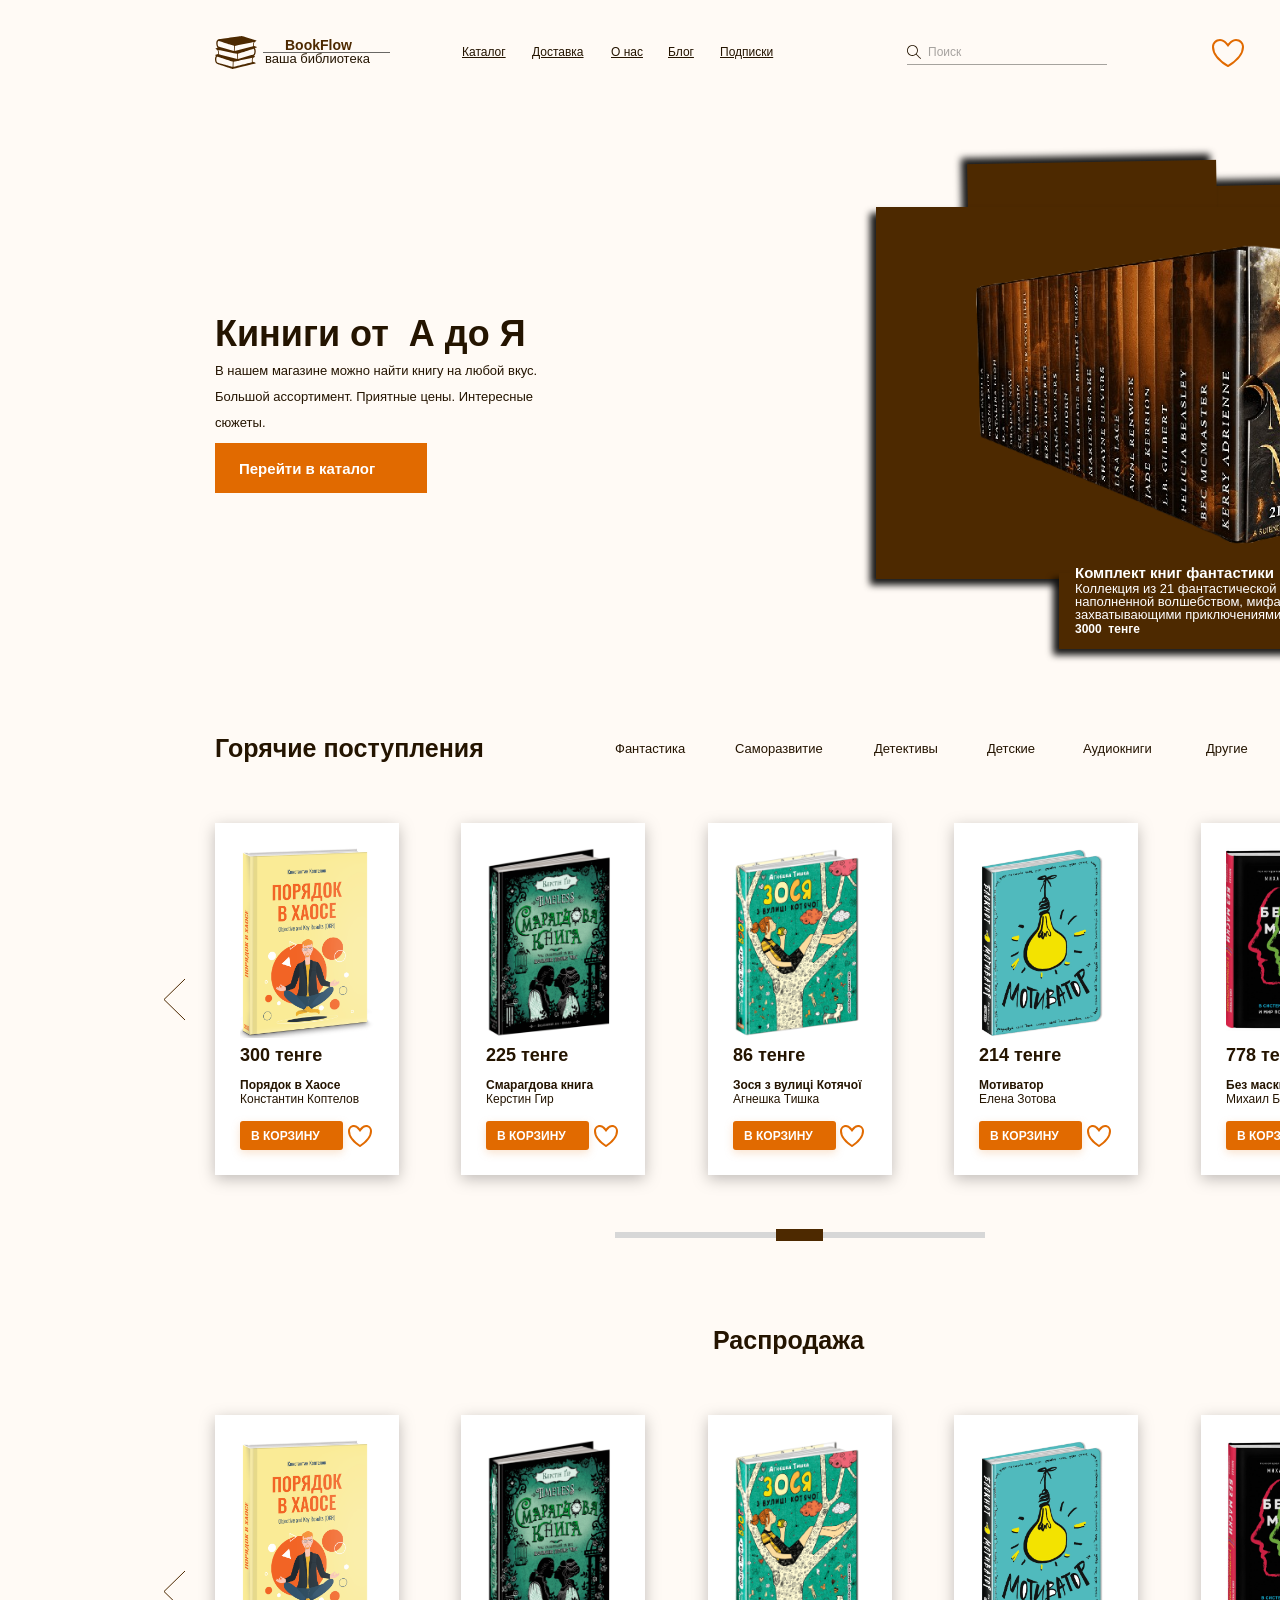
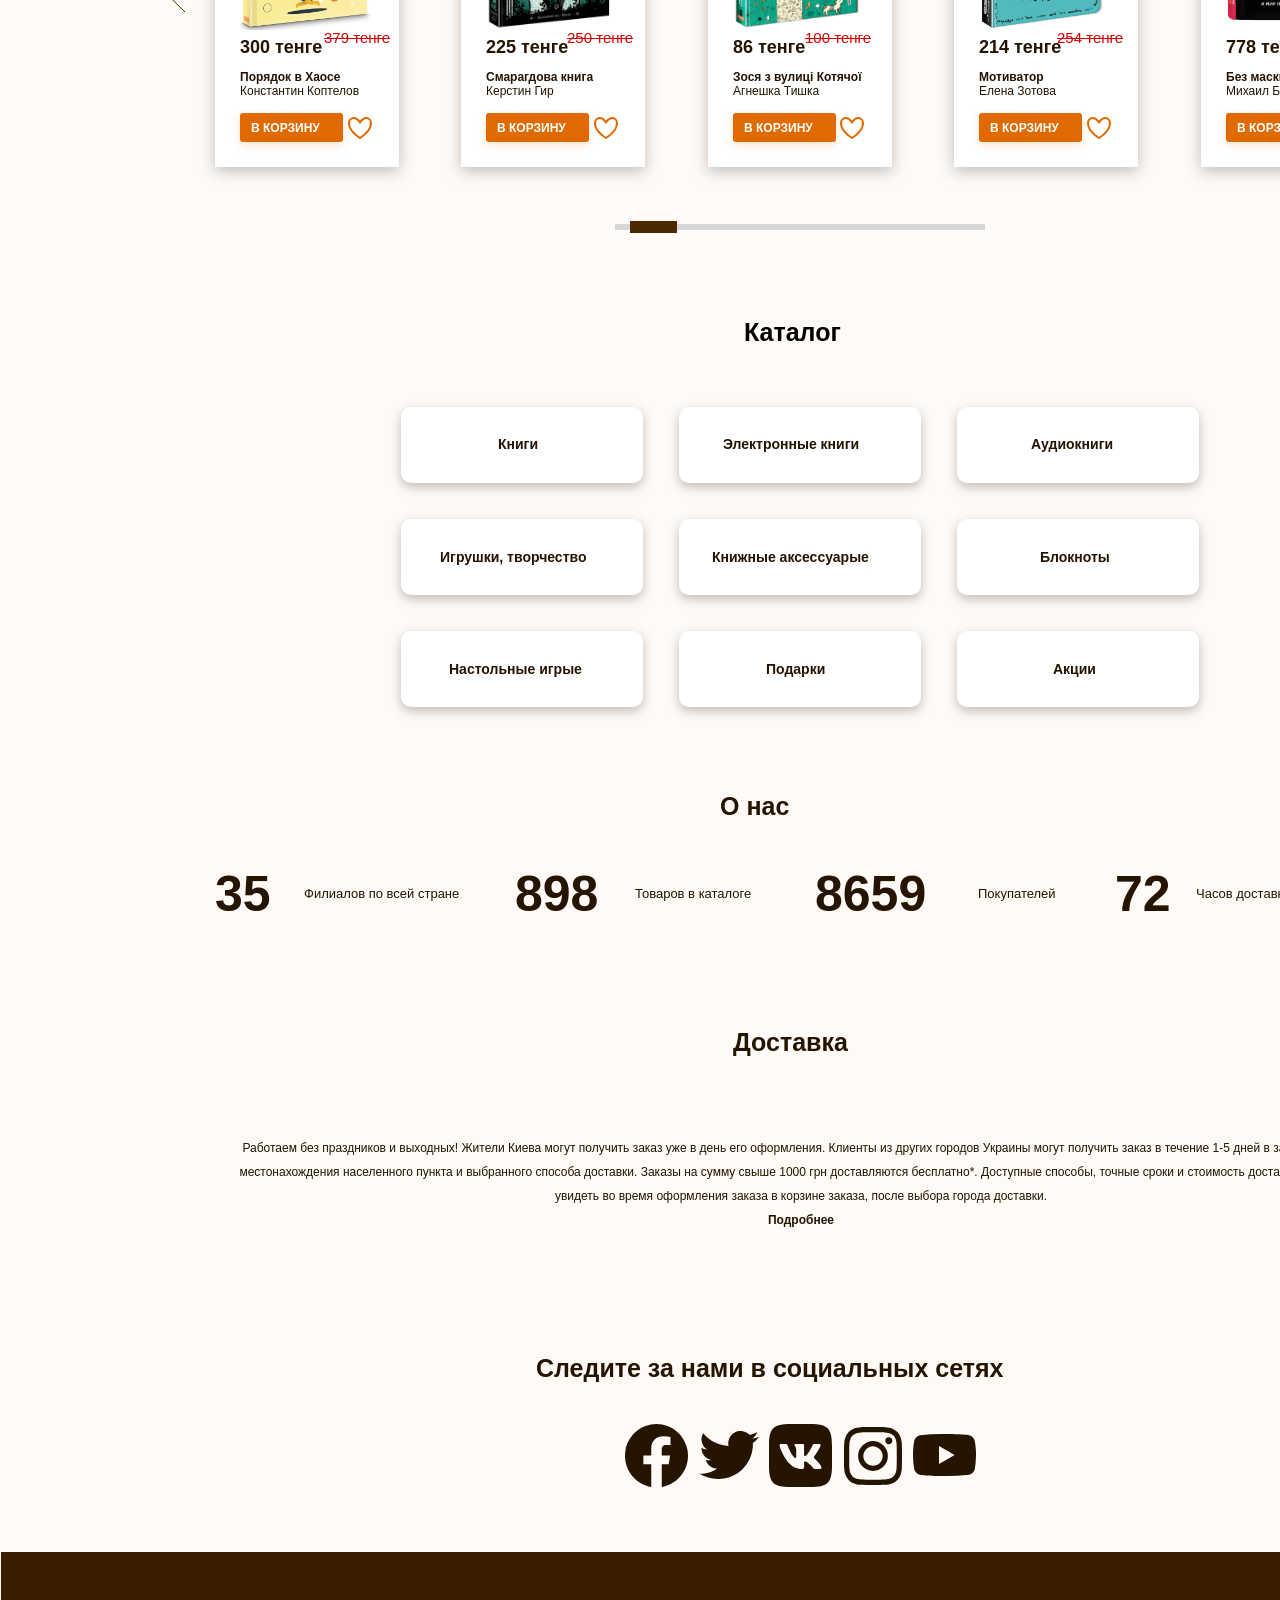
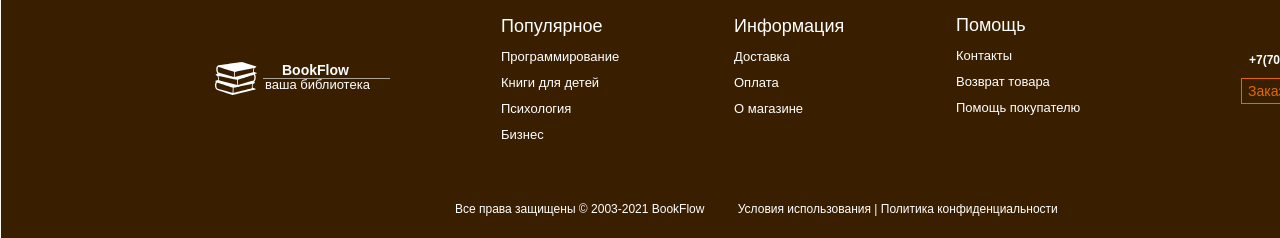
<file: index.html>
﻿<!DOCTYPE html>
<html>

<head>
    <title>Главная</title>
    <meta http-equiv="X-UA-Compatible" content="IE=edge" />
    <meta http-equiv="content-type" content="text/html; charset=utf-8" />
    <link href="resources/css/axure_rp_page.css" type="text/css" rel="stylesheet" />
    <link href="data/styles.css" type="text/css" rel="stylesheet" />
    <link href="files/главная/styles.css" type="text/css" rel="stylesheet" />
    <link href="https://fonts.googleapis.com" rel="preconnect" />
    <link href="https://fonts.gstatic.com" rel="preconnect" />
    <link href="https://fonts.googleapis.com/css2?family=Inter:wght@100..900&display=swap" rel="stylesheet" />
    <script src="resources/scripts/jquery-3.7.1.min.js"></script>
    <script src="resources/scripts/axure/axQuery.js"></script>
    <script src="resources/scripts/axure/globals.js"></script>
    <script src="resources/scripts/axutils.js"></script>
    <script src="resources/scripts/axure/annotation.js"></script>
    <script src="resources/scripts/axure/axQuery.std.js"></script>
    <script src="resources/scripts/axure/doc.js"></script>
    <script src="resources/scripts/messagecenter.js"></script>
    <script src="resources/scripts/axure/events.js"></script>
    <script src="resources/scripts/axure/recording.js"></script>
    <script src="resources/scripts/axure/action.js"></script>
    <script src="resources/scripts/axure/expr.js"></script>
    <script src="resources/scripts/axure/geometry.js"></script>
    <script src="resources/scripts/axure/flyout.js"></script>
    <script src="resources/scripts/axure/model.js"></script>
    <script src="resources/scripts/axure/repeater.js"></script>
    <script src="resources/scripts/axure/sto.js"></script>
    <script src="resources/scripts/axure/utils.temp.js"></script>
    <script src="resources/scripts/axure/variables.js"></script>
    <script src="resources/scripts/axure/drag.js"></script>
    <script src="resources/scripts/axure/move.js"></script>
    <script src="resources/scripts/axure/visibility.js"></script>
    <script src="resources/scripts/axure/style.js"></script>
    <script src="resources/scripts/axure/adaptive.js"></script>
    <script src="resources/scripts/axure/tree.js"></script>
    <script src="resources/scripts/axure/init.temp.js"></script>
    <script src="resources/scripts/axure/legacy.js"></script>
    <script src="resources/scripts/axure/viewer.js"></script>
    <script src="resources/scripts/axure/math.js"></script>
    <script src="resources/scripts/axure/jquery.nicescroll.min.js"></script>
    <script src="data/document.js"></script>
    <script src="files/главная/data.js"></script>
    <script type="text/javascript">
        $axure.utils.getTransparentGifPath = function() {
            return 'resources/images/transparent.gif';
        };
        $axure.utils.getOtherPath = function() {
            return 'resources/Other.html';
        };
        $axure.utils.getReloadPath = function() {
            return 'resources/reload.html';
        };
    </script>
</head>

<body>
    <div id="base" class="">

        <!-- Desktop (Group) -->
        <div id="u0" class="ax_default" data-label="Desktop" data-left="0" data-top="0" data-width="1601" data-height="3438" layer-opacity="1">

            <!-- Desktop BG (Rectangle) -->
            <div id="u1" class="ax_default shape transition notrs" data-label="Desktop BG">
                <div id="u1_div" class=""></div>
                <div id="u1_text" class="text " style="display:none; visibility: hidden">
                    <p></p>
                </div>
            </div>

            <!-- Первый экран (Group) -->
            <div id="u2" class="ax_default" data-label="Первый экран" data-left="215" data-top="31" data-width="1293" data-height="618" layer-opacity="1">

                <!-- Шапка (Group) -->
                <div id="u3" class="ax_default" data-label="Шапка" data-left="215" data-top="31" data-width="1173" data-height="42" layer-opacity="1">

                    <!-- Лого (Group) -->
                    <a href="./index.html">
                        <div id="u4" class="ax_default" data-label="Лого" data-left="215" data-top="31" data-width="175" data-height="42" layer-opacity="1">
                        </div>
                        <!-- Unnamed (Rectangle) -->
                        <div id="u5" class="ax_default shape transition notrs">
                            <div id="u5_div" class=""></div>
                            <div id="u5_text" class="text ">
                                <p><span>BookFlow</span></p>
                            </div>
                        </div>

                        <!-- Unnamed (Rectangle) -->
                        <div id="u6" class="ax_default shape transition notrs">
                            <div id="u6_div" class=""></div>
                            <div id="u6_text" class="text ">
                                <p><span>ваша библиотека</span></p>
                            </div>
                        </div>

                        <!-- Line 1 (Shape) -->
                        <div id="u7" class="ax_default shape transition notrs" data-label="Line 1">
                            <svg data="images/главная/line_1_u7.svg" id="u7_img" class="img generatedImage">
  
                                <g transform="matrix(1 0 0 1 -263 -52 )">
                                  <path d="M 0 0.5  L 127 0.5  " stroke-width="1" stroke-dasharray="0"
                                    stroke="rgba(0, 0, 0, 0.5882352941176471)" fill="none" transform="matrix(1 0 0 1 263 52 )"
                                    class="stroke" />
                                </g>
                              </svg>
                            <div id="u7_text" class="text " style="display:none; visibility: hidden">
                                <p></p>
                            </div>
                        </div>

                        <!-- books-stack-of-three 2 (Dynamic panel) -->
                        <div id="u8" class="ax_default" data-label="books-stack-of-three 2">
                            <div id="u8_state0" class="panel_state" data-label="State 1" style="">
                                <div id="u8_state0_content" class="panel_state_content">

                                    <!-- Group (Group) -->
                                    <div id="u9" class="ax_default" data-label="Group" data-left="0" data-top="5" data-width="42" data-height="33" layer-opacity="1">

                                        <!-- Group (Group) -->
                                        <div id="u10" class="ax_default" data-label="Group" data-left="0" data-top="5" data-width="42" data-height="33" layer-opacity="1">

                                            <!-- Vector (Shape) -->
                                            <div id="u11" class="ax_default shape transition notrs" data-label="Vector">
                                                <svg data="images/главная/vector_u11.svg" id="u11_img" class="img generatedImage">
  
                            <defs>
                              <pattern id="u11_img_bgp" patternUnits="userSpaceOnUse" alignment="0 0"
                                imageRepeat="None" />
                              <mask fill="white" id="u11_img_cl164">
                                <path
                                  d="M 41.732834798267334 11.582544335791223  C 41.732960141457106 11.583301323543662  43.26176975333935 11.186133857984757  39.003736371805836 9.96914990344651  C 38.83389635534576 8.68403705659396  38.80995682521056 6.470605049418982  39.99582874274937 5.727369273601117  C 40.01701174078421 5.713743493822257  40.03280412489755 5.694061482084007  40.05135491634124 5.677155422005421  C 41.02088445988548 5.365024144351517  41.691848635297596 4.926981034627998  41.1651565592155 4.33753991851728  C 41.1651565592155 4.33753991851728  26.863247972227075 0  26.863247972227075 0  C 26.863247972227075 0  3.705216646722653 3.2407907392890145  3.705216646722653 3.2407907392890145  C 3.705216646722653 3.2407907392890145  1.0533310032144638 3.622312343737183  1.2902296188317874 7.769343410030477  C 1.4188317282948675 10.02642846192178  2.1221322805629517 11.134912386868606  2.737191291671702 11.680448207462998  C 2.737191291671702 11.680448207462998  0.8368632502946518 12.25689440673479  0.8368632502946518 12.25689440673479  C 0.30941910985005966 12.846335522845507  0.9802558592730737 13.28450403604926  1.949910736916346 13.596130661703201  C 1.9683361849222107 13.613541379421749  1.983878718915908 13.633097019480072  2.0054377472642515 13.646722799258932  C 3.190557540672262 14.39058941263674  3.1677452254985763 16.603770191731385  2.9972784937171113 17.889135349543928  C -1.2602533123471131 19.10599320876216  0.2680558986381755 19.502527856769248  0.2680558986381755 19.502527856769248  C 0.2680558986381755 19.502527856769248  1.2019879581358777 19.730003814069867  1.2019879581358777 19.730003814069867  C 0.5450643097666709 20.327519482499902  -0.10734695336141914 21.460603846365203  0.014862653846631772 23.609566011585482  C 0.25188661850506266 27.755840024678857  2.430100395695663 28.04198207025472  2.430100395695663 28.04198207025472  C 2.430100395695663 28.04198207025472  17.584593324731554 33  17.584593324731554 33  C 17.584593324731554 33  40.458471627663734 27.42326987478673  40.458471627663734 27.42326987478673  C 40.458471627663734 27.42326987478673  41.98728369913649 27.0261028250602  37.72862346780294 25.80911887052195  C 37.55740467165897 24.525772320709255  37.533588189485826 22.31284463465434  38.72146557214576 21.567085568756685  C 38.74327528550201 21.553838283617793  38.75919212586765 21.533778600679312  38.776865515114295 21.517124870360707  C 39.74652039275757 21.204993592706803  40.416857240223344 20.767327806383626  39.89003983004221 20.177886690272906  C 39.89003983004221 20.177886690272906  38.89581683918336 19.87572380113773  38.89581683918336 19.87572380113773  C 39.55888227678331 19.473258642371384  40.55486148406205 18.42142436345927  40.71091374850943 15.689203242087729  C 40.818583546813315 13.809855009924863  40.331496889134634 12.70919332633737  39.76770323016515 12.061211796151557  C 39.76770323016515 12.061211796151557  41.732834798267334 11.582544335791223  41.732834798267334 11.582544335791223  Z M 19.70941045654046 14.963756652308387  L 19.871104234709538 9.916033934371162  L 23.71763439075919 9.120314711517358  L 36.716724364504856 6.431494203582191  C 36.716724364504856 6.431494203582191  38.653404315138296 6.030542850415773  38.653404315138296 6.030542850415773  C 38.03458504198534 7.17056642744044  38.060531763050975 8.730718434429907  38.16293714070151 9.733474862666064  C 38.185373571246906 9.960318854407097  38.21119319504903 10.167481613669636  38.23626183218558 10.324935068056469  C 38.23626183218558 10.324935068056469  36.11645949877699 10.855457544292037  36.11645949877699 10.855457544292037  L 19.70941045654046 14.963756652308387  Z M 3.839083266491516 17.653712499403504  C 3.9408619288206594 16.651713064207282  3.967309194352627 15.09118283141776  3.347988525035239 13.951159254393092  C 3.347988525035239 13.951159254393092  5.284415536275684 14.352109644999816  5.284415536275684 14.352109644999816  L 17.768220630000098 16.935204039903873  L 18.858832177297014 17.16002910780517  L 22.129412163295065 17.836650819628325  L 22.2907291621793 22.88449674520648  L 5.427808264790682 18.66164148279929  C 5.427808264790682 18.66164148279929  3.7653815566494524 18.245802218834267  3.7653815566494524 18.245802218834267  C 3.789823476596856 18.088096438447455  3.8156440903112374 17.881187313664487  3.839083266491516 17.653712499403504  Z M 4.101176053194641 10.793636185337425  C 4.043643532899379 10.789472752757774  2.662862821682031 10.661542193308353  2.5956788734836724 7.569751844526891  C 2.572239697303394 6.466694530339122  2.767524444717316 5.66895480444608  3.1622301217050817 5.263461703599984  C 3.413417855615391 5.004571888741632  3.7098543968808286 4.950700069665987  3.9131610383989726 4.950700069665987  C 4.020580146091682 4.950700069665987  4.097916985129949 4.965713113224904  4.103181398779205 4.965713113224904  C 4.103181398779205 4.965713113224904  14.081376037657162 8.240063496271159  14.081376037657162 8.240063496271159  L 19.059632585096608 9.873769863294354  L 18.896309284335207 14.956816596909283  L 4.930320946369016 11.015685231079079  C 4.930320946369016 11.015685231079079  4.193302891655782 10.807891694416583  4.193302891655782 10.807891694416583  C 4.166228763249463 10.800195652247226  4.129503612243745 10.794897831552321  4.101176053194641 10.793636185337425  Z M 17.78301065136914 25.714622460169565  L 17.620691457838927 30.797794326544814  C 17.620691457838927 30.797794326544814  2.9180616053711947 26.648744291291795  2.9180616053711947 26.648744291291795  C 2.890862135394803 26.64079591983246  2.8545126355475023 26.635497344552792  2.8261850764983985 26.63410953369291  C 2.7676498087004955 26.630198430403244  1.3862424718141861 26.50239479018357  1.3194345557970777 23.411361494602023  C 1.2956193511710667 22.306916409974356  1.491906797525898 21.50993322592139  1.885860410151164 21.10406162855533  C 2.137674874324937 20.84517181369698  2.4342367795735536 20.791299032061637  2.6371673889104486 20.791299032061637  C 2.7448371872143356 20.791299032061637  2.821923367860268 20.805808656900204  2.8275638113560744 20.805808656900204  C 2.8275638113560744 20.805808656900204  17.78301065136914 25.714622460169565  17.78301065136914 25.714622460169565  Z M 37.37778648864202 21.871015717491414  C 36.758340485225595 23.010913078876104  36.7840350289439 24.571696585185308  36.886565755635544 25.573696020381526  C 36.90975424494017 25.801297005162493  36.93557536855274 26.008079959425483  36.960644005689296 26.165785739812296  C 36.960644005689296 26.165785739812296  18.433417763344536 30.804986572583942  18.433417763344536 30.804986572583942  L 18.59536017758991 25.7571387218864  L 22.55632986921651 24.937447912394695  L 23.141307441422754 25.079887496022874  L 25.333810963539474 24.362641914842747  L 35.440356804609294 22.27222022385755  C 35.440356804609294 22.27222022385755  37.37778648864202 21.871015717491414  37.37778648864202 21.871015717491414  Z M 39.40772026856703 15.490367285944513  C 39.33878151597456 18.58114815024612  37.95737235989101 18.709583470265464  37.90710974404782 18.71349457355514  C 37.87339242837857 18.714251561307574  37.83967697673279 18.71879273335493  37.80796515233331 18.728885903074087  C 37.80796515233331 18.728885903074087  36.410638053906304 19.122645972761077  36.410638053906304 19.122645972761077  L 23.10571040563837 22.877810805566792  L 22.94301443282331 17.79476407195186  L 27.308216657287407 16.36165899555204  C 27.308216657287407 16.36165899555204  37.878030798632736 12.892006694281823  37.878030798632736 12.892006694281823  C 37.87940957364722 12.891375871174375  38.434051980297546 12.767356356852146  38.841166629614115 13.184078107577303  C 39.23524560622256 13.589571208423399  39.43078341443382 14.387309971756745  39.40772026856703 15.490367285944513  Z "
                                  fill-rule="evenodd" />
                              </mask>
                            </defs>
                            <g transform="matrix(1 0 0 1 0 -5 )">
                              <path
                                d="M 41.732834798267334 11.582544335791223  C 41.732960141457106 11.583301323543662  43.26176975333935 11.186133857984757  39.003736371805836 9.96914990344651  C 38.83389635534576 8.68403705659396  38.80995682521056 6.470605049418982  39.99582874274937 5.727369273601117  C 40.01701174078421 5.713743493822257  40.03280412489755 5.694061482084007  40.05135491634124 5.677155422005421  C 41.02088445988548 5.365024144351517  41.691848635297596 4.926981034627998  41.1651565592155 4.33753991851728  C 41.1651565592155 4.33753991851728  26.863247972227075 0  26.863247972227075 0  C 26.863247972227075 0  3.705216646722653 3.2407907392890145  3.705216646722653 3.2407907392890145  C 3.705216646722653 3.2407907392890145  1.0533310032144638 3.622312343737183  1.2902296188317874 7.769343410030477  C 1.4188317282948675 10.02642846192178  2.1221322805629517 11.134912386868606  2.737191291671702 11.680448207462998  C 2.737191291671702 11.680448207462998  0.8368632502946518 12.25689440673479  0.8368632502946518 12.25689440673479  C 0.30941910985005966 12.846335522845507  0.9802558592730737 13.28450403604926  1.949910736916346 13.596130661703201  C 1.9683361849222107 13.613541379421749  1.983878718915908 13.633097019480072  2.0054377472642515 13.646722799258932  C 3.190557540672262 14.39058941263674  3.1677452254985763 16.603770191731385  2.9972784937171113 17.889135349543928  C -1.2602533123471131 19.10599320876216  0.2680558986381755 19.502527856769248  0.2680558986381755 19.502527856769248  C 0.2680558986381755 19.502527856769248  1.2019879581358777 19.730003814069867  1.2019879581358777 19.730003814069867  C 0.5450643097666709 20.327519482499902  -0.10734695336141914 21.460603846365203  0.014862653846631772 23.609566011585482  C 0.25188661850506266 27.755840024678857  2.430100395695663 28.04198207025472  2.430100395695663 28.04198207025472  C 2.430100395695663 28.04198207025472  17.584593324731554 33  17.584593324731554 33  C 17.584593324731554 33  40.458471627663734 27.42326987478673  40.458471627663734 27.42326987478673  C 40.458471627663734 27.42326987478673  41.98728369913649 27.0261028250602  37.72862346780294 25.80911887052195  C 37.55740467165897 24.525772320709255  37.533588189485826 22.31284463465434  38.72146557214576 21.567085568756685  C 38.74327528550201 21.553838283617793  38.75919212586765 21.533778600679312  38.776865515114295 21.517124870360707  C 39.74652039275757 21.204993592706803  40.416857240223344 20.767327806383626  39.89003983004221 20.177886690272906  C 39.89003983004221 20.177886690272906  38.89581683918336 19.87572380113773  38.89581683918336 19.87572380113773  C 39.55888227678331 19.473258642371384  40.55486148406205 18.42142436345927  40.71091374850943 15.689203242087729  C 40.818583546813315 13.809855009924863  40.331496889134634 12.70919332633737  39.76770323016515 12.061211796151557  C 39.76770323016515 12.061211796151557  41.732834798267334 11.582544335791223  41.732834798267334 11.582544335791223  Z M 19.70941045654046 14.963756652308387  L 19.871104234709538 9.916033934371162  L 23.71763439075919 9.120314711517358  L 36.716724364504856 6.431494203582191  C 36.716724364504856 6.431494203582191  38.653404315138296 6.030542850415773  38.653404315138296 6.030542850415773  C 38.03458504198534 7.17056642744044  38.060531763050975 8.730718434429907  38.16293714070151 9.733474862666064  C 38.185373571246906 9.960318854407097  38.21119319504903 10.167481613669636  38.23626183218558 10.324935068056469  C 38.23626183218558 10.324935068056469  36.11645949877699 10.855457544292037  36.11645949877699 10.855457544292037  L 19.70941045654046 14.963756652308387  Z M 3.839083266491516 17.653712499403504  C 3.9408619288206594 16.651713064207282  3.967309194352627 15.09118283141776  3.347988525035239 13.951159254393092  C 3.347988525035239 13.951159254393092  5.284415536275684 14.352109644999816  5.284415536275684 14.352109644999816  L 17.768220630000098 16.935204039903873  L 18.858832177297014 17.16002910780517  L 22.129412163295065 17.836650819628325  L 22.2907291621793 22.88449674520648  L 5.427808264790682 18.66164148279929  C 5.427808264790682 18.66164148279929  3.7653815566494524 18.245802218834267  3.7653815566494524 18.245802218834267  C 3.789823476596856 18.088096438447455  3.8156440903112374 17.881187313664487  3.839083266491516 17.653712499403504  Z M 4.101176053194641 10.793636185337425  C 4.043643532899379 10.789472752757774  2.662862821682031 10.661542193308353  2.5956788734836724 7.569751844526891  C 2.572239697303394 6.466694530339122  2.767524444717316 5.66895480444608  3.1622301217050817 5.263461703599984  C 3.413417855615391 5.004571888741632  3.7098543968808286 4.950700069665987  3.9131610383989726 4.950700069665987  C 4.020580146091682 4.950700069665987  4.097916985129949 4.965713113224904  4.103181398779205 4.965713113224904  C 4.103181398779205 4.965713113224904  14.081376037657162 8.240063496271159  14.081376037657162 8.240063496271159  L 19.059632585096608 9.873769863294354  L 18.896309284335207 14.956816596909283  L 4.930320946369016 11.015685231079079  C 4.930320946369016 11.015685231079079  4.193302891655782 10.807891694416583  4.193302891655782 10.807891694416583  C 4.166228763249463 10.800195652247226  4.129503612243745 10.794897831552321  4.101176053194641 10.793636185337425  Z M 17.78301065136914 25.714622460169565  L 17.620691457838927 30.797794326544814  C 17.620691457838927 30.797794326544814  2.9180616053711947 26.648744291291795  2.9180616053711947 26.648744291291795  C 2.890862135394803 26.64079591983246  2.8545126355475023 26.635497344552792  2.8261850764983985 26.63410953369291  C 2.7676498087004955 26.630198430403244  1.3862424718141861 26.50239479018357  1.3194345557970777 23.411361494602023  C 1.2956193511710667 22.306916409974356  1.491906797525898 21.50993322592139  1.885860410151164 21.10406162855533  C 2.137674874324937 20.84517181369698  2.4342367795735536 20.791299032061637  2.6371673889104486 20.791299032061637  C 2.7448371872143356 20.791299032061637  2.821923367860268 20.805808656900204  2.8275638113560744 20.805808656900204  C 2.8275638113560744 20.805808656900204  17.78301065136914 25.714622460169565  17.78301065136914 25.714622460169565  Z M 37.37778648864202 21.871015717491414  C 36.758340485225595 23.010913078876104  36.7840350289439 24.571696585185308  36.886565755635544 25.573696020381526  C 36.90975424494017 25.801297005162493  36.93557536855274 26.008079959425483  36.960644005689296 26.165785739812296  C 36.960644005689296 26.165785739812296  18.433417763344536 30.804986572583942  18.433417763344536 30.804986572583942  L 18.59536017758991 25.7571387218864  L 22.55632986921651 24.937447912394695  L 23.141307441422754 25.079887496022874  L 25.333810963539474 24.362641914842747  L 35.440356804609294 22.27222022385755  C 35.440356804609294 22.27222022385755  37.37778648864202 21.871015717491414  37.37778648864202 21.871015717491414  Z M 39.40772026856703 15.490367285944513  C 39.33878151597456 18.58114815024612  37.95737235989101 18.709583470265464  37.90710974404782 18.71349457355514  C 37.87339242837857 18.714251561307574  37.83967697673279 18.71879273335493  37.80796515233331 18.728885903074087  C 37.80796515233331 18.728885903074087  36.410638053906304 19.122645972761077  36.410638053906304 19.122645972761077  L 23.10571040563837 22.877810805566792  L 22.94301443282331 17.79476407195186  L 27.308216657287407 16.36165899555204  C 27.308216657287407 16.36165899555204  37.878030798632736 12.892006694281823  37.878030798632736 12.892006694281823  C 37.87940957364722 12.891375871174375  38.434051980297546 12.767356356852146  38.841166629614115 13.184078107577303  C 39.23524560622256 13.589571208423399  39.43078341443382 14.387309971756745  39.40772026856703 15.490367285944513  Z "
                                fill-rule="nonzero" fill="rgba(77, 41, 0, 1)" stroke="none"
                                transform="matrix(1 0 0 1 0 5 )" class="fill" />
                              <path
                                d="M 41.732834798267334 11.582544335791223  C 41.732960141457106 11.583301323543662  43.26176975333935 11.186133857984757  39.003736371805836 9.96914990344651  C 38.83389635534576 8.68403705659396  38.80995682521056 6.470605049418982  39.99582874274937 5.727369273601117  C 40.01701174078421 5.713743493822257  40.03280412489755 5.694061482084007  40.05135491634124 5.677155422005421  C 41.02088445988548 5.365024144351517  41.691848635297596 4.926981034627998  41.1651565592155 4.33753991851728  C 41.1651565592155 4.33753991851728  26.863247972227075 0  26.863247972227075 0  C 26.863247972227075 0  3.705216646722653 3.2407907392890145  3.705216646722653 3.2407907392890145  C 3.705216646722653 3.2407907392890145  1.0533310032144638 3.622312343737183  1.2902296188317874 7.769343410030477  C 1.4188317282948675 10.02642846192178  2.1221322805629517 11.134912386868606  2.737191291671702 11.680448207462998  C 2.737191291671702 11.680448207462998  0.8368632502946518 12.25689440673479  0.8368632502946518 12.25689440673479  C 0.30941910985005966 12.846335522845507  0.9802558592730737 13.28450403604926  1.949910736916346 13.596130661703201  C 1.9683361849222107 13.613541379421749  1.983878718915908 13.633097019480072  2.0054377472642515 13.646722799258932  C 3.190557540672262 14.39058941263674  3.1677452254985763 16.603770191731385  2.9972784937171113 17.889135349543928  C -1.2602533123471131 19.10599320876216  0.2680558986381755 19.502527856769248  0.2680558986381755 19.502527856769248  C 0.2680558986381755 19.502527856769248  1.2019879581358777 19.730003814069867  1.2019879581358777 19.730003814069867  C 0.5450643097666709 20.327519482499902  -0.10734695336141914 21.460603846365203  0.014862653846631772 23.609566011585482  C 0.25188661850506266 27.755840024678857  2.430100395695663 28.04198207025472  2.430100395695663 28.04198207025472  C 2.430100395695663 28.04198207025472  17.584593324731554 33  17.584593324731554 33  C 17.584593324731554 33  40.458471627663734 27.42326987478673  40.458471627663734 27.42326987478673  C 40.458471627663734 27.42326987478673  41.98728369913649 27.0261028250602  37.72862346780294 25.80911887052195  C 37.55740467165897 24.525772320709255  37.533588189485826 22.31284463465434  38.72146557214576 21.567085568756685  C 38.74327528550201 21.553838283617793  38.75919212586765 21.533778600679312  38.776865515114295 21.517124870360707  C 39.74652039275757 21.204993592706803  40.416857240223344 20.767327806383626  39.89003983004221 20.177886690272906  C 39.89003983004221 20.177886690272906  38.89581683918336 19.87572380113773  38.89581683918336 19.87572380113773  C 39.55888227678331 19.473258642371384  40.55486148406205 18.42142436345927  40.71091374850943 15.689203242087729  C 40.818583546813315 13.809855009924863  40.331496889134634 12.70919332633737  39.76770323016515 12.061211796151557  C 39.76770323016515 12.061211796151557  41.732834798267334 11.582544335791223  41.732834798267334 11.582544335791223  Z "
                                stroke-width="0" stroke-dasharray="0" stroke="rgba(121, 121, 121, 1)" fill="none"
                                transform="matrix(1 0 0 1 0 5 )" class="stroke" mask="url(#u11_img_cl164)" />
                              <path
                                d="M 19.70941045654046 14.963756652308387  L 19.871104234709538 9.916033934371162  L 23.71763439075919 9.120314711517358  L 36.716724364504856 6.431494203582191  C 36.716724364504856 6.431494203582191  38.653404315138296 6.030542850415773  38.653404315138296 6.030542850415773  C 38.03458504198534 7.17056642744044  38.060531763050975 8.730718434429907  38.16293714070151 9.733474862666064  C 38.185373571246906 9.960318854407097  38.21119319504903 10.167481613669636  38.23626183218558 10.324935068056469  C 38.23626183218558 10.324935068056469  36.11645949877699 10.855457544292037  36.11645949877699 10.855457544292037  L 19.70941045654046 14.963756652308387  Z "
                                stroke-width="0" stroke-dasharray="0" stroke="rgba(121, 121, 121, 1)" fill="none"
                                transform="matrix(1 0 0 1 0 5 )" class="stroke" mask="url(#u11_img_cl164)" />
                              <path
                                d="M 3.839083266491516 17.653712499403504  C 3.9408619288206594 16.651713064207282  3.967309194352627 15.09118283141776  3.347988525035239 13.951159254393092  C 3.347988525035239 13.951159254393092  5.284415536275684 14.352109644999816  5.284415536275684 14.352109644999816  L 17.768220630000098 16.935204039903873  L 18.858832177297014 17.16002910780517  L 22.129412163295065 17.836650819628325  L 22.2907291621793 22.88449674520648  L 5.427808264790682 18.66164148279929  C 5.427808264790682 18.66164148279929  3.7653815566494524 18.245802218834267  3.7653815566494524 18.245802218834267  C 3.789823476596856 18.088096438447455  3.8156440903112374 17.881187313664487  3.839083266491516 17.653712499403504  Z "
                                stroke-width="0" stroke-dasharray="0" stroke="rgba(121, 121, 121, 1)" fill="none"
                                transform="matrix(1 0 0 1 0 5 )" class="stroke" mask="url(#u11_img_cl164)" />
                              <path
                                d="M 4.101176053194641 10.793636185337425  C 4.043643532899379 10.789472752757774  2.662862821682031 10.661542193308353  2.5956788734836724 7.569751844526891  C 2.572239697303394 6.466694530339122  2.767524444717316 5.66895480444608  3.1622301217050817 5.263461703599984  C 3.413417855615391 5.004571888741632  3.7098543968808286 4.950700069665987  3.9131610383989726 4.950700069665987  C 4.020580146091682 4.950700069665987  4.097916985129949 4.965713113224904  4.103181398779205 4.965713113224904  C 4.103181398779205 4.965713113224904  14.081376037657162 8.240063496271159  14.081376037657162 8.240063496271159  L 19.059632585096608 9.873769863294354  L 18.896309284335207 14.956816596909283  L 4.930320946369016 11.015685231079079  C 4.930320946369016 11.015685231079079  4.193302891655782 10.807891694416583  4.193302891655782 10.807891694416583  C 4.166228763249463 10.800195652247226  4.129503612243745 10.794897831552321  4.101176053194641 10.793636185337425  Z "
                                stroke-width="0" stroke-dasharray="0" stroke="rgba(121, 121, 121, 1)" fill="none"
                                transform="matrix(1 0 0 1 0 5 )" class="stroke" mask="url(#u11_img_cl164)" />
                              <path
                                d="M 17.78301065136914 25.714622460169565  L 17.620691457838927 30.797794326544814  C 17.620691457838927 30.797794326544814  2.9180616053711947 26.648744291291795  2.9180616053711947 26.648744291291795  C 2.890862135394803 26.64079591983246  2.8545126355475023 26.635497344552792  2.8261850764983985 26.63410953369291  C 2.7676498087004955 26.630198430403244  1.3862424718141861 26.50239479018357  1.3194345557970777 23.411361494602023  C 1.2956193511710667 22.306916409974356  1.491906797525898 21.50993322592139  1.885860410151164 21.10406162855533  C 2.137674874324937 20.84517181369698  2.4342367795735536 20.791299032061637  2.6371673889104486 20.791299032061637  C 2.7448371872143356 20.791299032061637  2.821923367860268 20.805808656900204  2.8275638113560744 20.805808656900204  C 2.8275638113560744 20.805808656900204  17.78301065136914 25.714622460169565  17.78301065136914 25.714622460169565  Z "
                                stroke-width="0" stroke-dasharray="0" stroke="rgba(121, 121, 121, 1)" fill="none"
                                transform="matrix(1 0 0 1 0 5 )" class="stroke" mask="url(#u11_img_cl164)" />
                              <path
                                d="M 37.37778648864202 21.871015717491414  C 36.758340485225595 23.010913078876104  36.7840350289439 24.571696585185308  36.886565755635544 25.573696020381526  C 36.90975424494017 25.801297005162493  36.93557536855274 26.008079959425483  36.960644005689296 26.165785739812296  C 36.960644005689296 26.165785739812296  18.433417763344536 30.804986572583942  18.433417763344536 30.804986572583942  L 18.59536017758991 25.7571387218864  L 22.55632986921651 24.937447912394695  L 23.141307441422754 25.079887496022874  L 25.333810963539474 24.362641914842747  L 35.440356804609294 22.27222022385755  C 35.440356804609294 22.27222022385755  37.37778648864202 21.871015717491414  37.37778648864202 21.871015717491414  Z "
                                stroke-width="0" stroke-dasharray="0" stroke="rgba(121, 121, 121, 1)" fill="none"
                                transform="matrix(1 0 0 1 0 5 )" class="stroke" mask="url(#u11_img_cl164)" />
                              <path
                                d="M 39.40772026856703 15.490367285944513  C 39.33878151597456 18.58114815024612  37.95737235989101 18.709583470265464  37.90710974404782 18.71349457355514  C 37.87339242837857 18.714251561307574  37.83967697673279 18.71879273335493  37.80796515233331 18.728885903074087  C 37.80796515233331 18.728885903074087  36.410638053906304 19.122645972761077  36.410638053906304 19.122645972761077  L 23.10571040563837 22.877810805566792  L 22.94301443282331 17.79476407195186  L 27.308216657287407 16.36165899555204  C 27.308216657287407 16.36165899555204  37.878030798632736 12.892006694281823  37.878030798632736 12.892006694281823  C 37.87940957364722 12.891375871174375  38.434051980297546 12.767356356852146  38.841166629614115 13.184078107577303  C 39.23524560622256 13.589571208423399  39.43078341443382 14.387309971756745  39.40772026856703 15.490367285944513  Z "
                                stroke-width="0" stroke-dasharray="0" stroke="rgba(121, 121, 121, 1)" fill="none"
                                transform="matrix(1 0 0 1 0 5 )" class="stroke" mask="url(#u11_img_cl164)" />
                            </g>
                          </svg>
                                                <div id="u11_text" class="text " style="display:none; visibility: hidden">
                                                    <p></p>
                                                </div>
                                            </div>
                                        </div>
                                    </div>
                                </div>
                            </div>
                        </div>
                </div>
                </a>

                <!-- Frame 1 (Dynamic panel) -->
                <div id="u12" class="ax_default" data-label="Frame 1">
                    <div id="u12_state0" class="panel_state" data-label="State 1" style="">
                        <div id="u12_state0_content" class="panel_state_content">

                            <!-- Unnamed (Rectangle) -->
                            <div id="u13" class="ax_default shape transition notrs">
                                <div id="u13_div" class=""></div>
                                <div id="u13_text" class="text " style="display:none; visibility: hidden">
                                    <p></p>
                                </div>
                            </div>

                            <!-- Unnamed (Rectangle) -->
                            <div id="u14" class="ax_default shape transition notrs">
                                <div id="u14_div" class=""></div>
                                <div id="u14_text" class="text ">
                                    <a href="./catalog.html">
                                        <p><span>Каталог</span></p>
                                    </a>
                                </div>
                            </div>

                            <!-- Unnamed (Rectangle) -->
                            <div id="u15" class="ax_default shape transition notrs">
                                <div id="u15_div" class=""></div>
                                <div id="u15_text" class="text ">
                                    <a href="./plani.html">
                                        <p><span>Доставка</span></p>
                                    </a>
                                </div>
                            </div>

                            <!-- Unnamed (Rectangle) -->
                            <div id="u16" class="ax_default shape transition notrs">
                                <div id="u16_div" class=""></div>
                                <div id="u16_text" class="text ">
                                    <a href="./aboutus.html">
                                        <p><span>О нас</span></p>
                                    </a>
                                </div>
                            </div>

                            <!-- Unnamed (Rectangle) -->
                            <div id="u17" class="ax_default shape transition notrs">
                                <div id="u17_div" class=""></div>
                                <div id="u17_text" class="text ">
                                    <a href="./404.html">
                                        <p><span>Блог</span></p>
                                    </a>
                                </div>
                            </div>

                            <!-- Unnamed (Rectangle) -->
                            <div id="u18" class="ax_default shape transition notrs">
                                <div id="u18_div" class=""></div>
                                <div id="u18_text" class="text ">
                                    <a href="./plani.html">
                                        <p><span>Подписки</span></p>
                                    </a>
                                </div>
                            </div>
                        </div>
                    </div>
                </div>

                <!-- корзина (Group) -->
                <div id="u19" class="ax_default" data-label="корзина" data-left="1209" data-top="34" data-width="179" data-height="38" layer-opacity="1">

                    <!-- Unnamed (Rectangle) -->
                    <div id="u20" class="ax_default shape transition notrs">
                        <div id="u20_div" class=""></div>
                        <div id="u20_text" class="text ">
                            <p><span>2 228 тенге</span></p>
                        </div>
                    </div>

                    <!-- Vector 1 (Shape) -->
                    <div id="u21" class="ax_default shape transition notrs" data-label="Vector 1">
                        <svg data="images/главная/vector_1_u21.svg" id="u21_img" class="img generatedImage">

                <defs>
                  <pattern id="u21_img_bgp" patternUnits="userSpaceOnUse" alignment="0 0" imageRepeat="None" />
                  <mask fill="white" id="u21_img_cl165">
                    <path d="M 9 0  L 0 0  L 4.5 5  L 9 0  Z " fill-rule="evenodd" />
                  </mask>
                </defs>
                <g transform="matrix(1 0 0 1 -1379 -52 )">
                  <path d="M 9 0  L 0 0  L 4.5 5  L 9 0  Z " fill-rule="nonzero" fill="rgba(36, 20, 0, 1)" stroke="none"
                    transform="matrix(1 0 0 1 1379 52 )" class="fill" />
                  <path d="M 9 0  L 0 0  L 4.5 5  L 9 0  Z " stroke-width="0" stroke-dasharray="0"
                    stroke="rgba(121, 121, 121, 1)" fill="none" transform="matrix(1 0 0 1 1379 52 )" class="stroke"
                    mask="url(#u21_img_cl165)" />
                </g>
              </svg>
                        <div id="u21_text" class="text " style="display:none; visibility: hidden">
                            <p></p>
                        </div>
                    </div>

                    <!-- akar-icons:heart (Dynamic panel) -->
                    <div id="u22" class="ax_default" data-label="akar-icons:heart">
                        <div id="u22_state0" class="panel_state" data-label="State 1" style="">
                            <div id="u22_state0_content" class="panel_state_content">

                                <!-- Group (Group) -->
                                <div id="u23" class="ax_default" data-label="Group" data-left="3" data-top="5" data-width="32" data-height="28" layer-opacity="1">

                                    <!-- Vector (Shape) -->
                                    <div id="u24" class="ax_default shape transition notrs" data-label="Vector">
                                        <svg data="images/главная/vector_u24.svg" id="u24_img" class="img generatedImage">

                        <defs>
                          <pattern id="u24_img_bgp" patternUnits="userSpaceOnUse" alignment="0 0" imageRepeat="None" />
                          <mask fill="white" id="u24_img_cl166">
                            <path
                              d="M 16 4.710229828052762  C 16 4.710229828052762  12.417599868774413 0  8 0  C 3.5824001312255858 0  0 3.4792895177629113  0 7.771878916818709  C 0 11.237038020608342  1.4 19.461100291628696  15.180799865722657 27.774656057929157  C 15.427651238441467 27.922044996750234  15.711044931411744 28  16 28  C 16.28895506858826 28  16.572348761558533 27.922044996750234  16.819200134277345 27.774656057929157  C 30.6 19.461100291628696  32 11.237038020608342  32 7.771878916818709  C 32 3.4792895177629113  28.417599868774413 0  24 0  C 19.582400131225587 0  16 4.710229828052762  16 4.710229828052762  Z "
                              fill-rule="evenodd" />
                          </mask>
                        </defs>
                        <g transform="matrix(1 0 0 1 -3 -5 )">
                          <path
                            d="M 16 4.710229828052762  C 16 4.710229828052762  12.417599868774413 0  8 0  C 3.5824001312255858 0  0 3.4792895177629113  0 7.771878916818709  C 0 11.237038020608342  1.4 19.461100291628696  15.180799865722657 27.774656057929157  C 15.427651238441467 27.922044996750234  15.711044931411744 28  16 28  C 16.28895506858826 28  16.572348761558533 27.922044996750234  16.819200134277345 27.774656057929157  C 30.6 19.461100291628696  32 11.237038020608342  32 7.771878916818709  C 32 3.4792895177629113  28.417599868774413 0  24 0  C 19.582400131225587 0  16 4.710229828052762  16 4.710229828052762  Z "
                            fill-rule="nonzero" fill="rgba(255, 255, 255, 0)" stroke="none"
                            transform="matrix(1 0 0 1 3 5 )" class="fill" />
                          <path
                            d="M 16 4.710229828052762  C 16 4.710229828052762  12.417599868774413 0  8 0  C 3.5824001312255858 0  0 3.4792895177629113  0 7.771878916818709  C 0 11.237038020608342  1.4 19.461100291628696  15.180799865722657 27.774656057929157  C 15.427651238441467 27.922044996750234  15.711044931411744 28  16 28  C 16.28895506858826 28  16.572348761558533 27.922044996750234  16.819200134277345 27.774656057929157  C 30.6 19.461100291628696  32 11.237038020608342  32 7.771878916818709  C 32 3.4792895177629113  28.417599868774413 0  24 0  C 19.582400131225587 0  16 4.710229828052762  16 4.710229828052762  Z "
                            stroke-width="4" stroke-dasharray="0" stroke="rgba(225, 106, 0, 1)" fill="none"
                            transform="matrix(1 0 0 1 3 5 )" class="stroke" mask="url(#u24_img_cl166)" />
                        </g>
                      </svg>
                                        <div id="u24_text" class="text " style="display:none; visibility: hidden">
                                            <p></p>
                                        </div>
                                    </div>
                                </div>
                            </div>
                        </div>
                    </div>
                </div>

                <!-- Поиск (Group) -->
                <div id="u25" class="ax_default" data-label="Поиск" data-left="907" data-top="40" data-width="200" data-height="25" layer-opacity="1">

                    <!-- Unnamed (Rectangle) -->
                    <div id="u26" class="ax_default shape transition notrs">
                        <div id="u26_div" class=""></div>
                        <div id="u26_text" class="text ">
                            <p><span>Поиск</span></p>
                        </div>
                    </div>

                    <!-- simple-line-icons:magnifier (Dynamic panel) -->
                    <div id="u27" class="ax_default" data-label="simple-line-icons:magnifier">
                        <div id="u27_state0" class="panel_state" data-label="State 1" style="">
                            <div id="u27_state0_content" class="panel_state_content">

                                <!-- Vector (Shape) -->
                                <div id="u28" class="ax_default shape transition notrs" data-label="Vector">
                                    <svg data="images/главная/vector_u28.svg" id="u28_img" class="img generatedImage">

                      <defs>
                        <pattern id="u28_img_bgp" patternUnits="userSpaceOnUse" alignment="0 0" imageRepeat="None" />
                        <mask fill="white" id="u28_img_cl167">
                          <path
                            d="M 14 13.5556640625  C 14 13.4326171875  13.959104186952288 13.330078125  13.877312560856865 13.248046875  C 13.877312560856865 13.248046875  9.63777994157741 8.96875  9.63777994157741 8.96875  C 10.482960077896788 7.95703125  10.905550146056475 6.790364548563957  10.905550146056475 5.46875  C 10.905550146056475 4.475260451436043  10.66244727471787 3.5592447742819786  10.176241480038948 2.720703125  C 9.690035685360026 1.8821614757180214  9.0266147528094 1.2190755382180214  8.185978578383642 0.7314453125  C 7.345342403957883 0.2438150867819786  6.432002631227368 0  5.445959104186953 0  C 4.459915577146536 0  3.5488477593619727 0.2438150867819786  2.7127555988315484 0.7314453125  C 1.8766634383011238 1.2190755382180214  1.2155144606964496 1.8821614757180214  0.7293086660175268 2.720703125  C 0.24310287133860375 3.5592447742819786  0 4.475260451436043  0 5.46875  C 0 6.462239548563957  0.24310287133860375 7.378255225718021  0.7293086660175268 8.216796875  C 1.2155144606964496 9.055338524281979  1.8766634383011238 9.718424461781979  2.7127555988315484 10.2060546875  C 3.5488477593619727 10.693684913218021  4.462187636095918 10.9375  5.452775073028238 10.9375  C 6.806880917498059 10.9375  7.997403405773605 10.490885451436043  9.024342745861732 9.59765625  C 9.024342745861732 9.59765625  13.250243427458617 13.86328125  13.250243427458617 13.86328125  C 13.341123009842349 13.954427081160247  13.445634529908652 14  13.563777994157741 14  C 13.68192145840683 14  13.784160984525895 13.956705731339753  13.870496592015579 13.8701171875  C 13.956832199505264 13.783528643660247  14 13.6787109375  14 13.5556640625  Z M 6.502434274586173 9.953125  C 6.157091844627432 10.03515625  5.807205452775074 10.076171875  5.452775073028238 10.076171875  C 4.616682912497813 10.076171875  3.846478433432574 9.86881511285901  3.142161635832522 9.4541015625  C 2.4378448382324693 9.03938801214099  1.8812074001947419 8.478841163218021  1.472249269717624 7.7724609375  C 1.0632911392405064 7.066080711781979  0.8588120740019474 6.298177100718021  0.8588120740019474 5.46875  C 0.8588120740019474 4.639322899281979  1.0632911392405064 3.8714192882180214  1.472249269717624 3.1650390625  C 1.8812074001947419 2.4586588367819786  2.4378448382324693 1.8981119878590107  3.142161635832522 1.4833984375  C 3.846478433432574 1.0686848871409893  4.614410905550146 0.861328125  5.445959104186953 0.861328125  C 6.277507302823758 0.861328125  7.045439774941331 1.0686848871409893  7.749756572541383 1.4833984375  C 8.454073370141435 1.8981119878590107  9.010710808179162 2.4586588367819786  9.41966893865628 3.1650390625  C 9.828627069133399 3.8714192882180214  10.033106134371957 4.639322899281979  10.033106134371957 5.46875  C 10.033106134371957 5.82421875  9.992210321324244 6.175130199640989  9.910418695228822 6.521484375  C 9.828627069133399 6.867838550359011  9.712755598831547 7.19140625  9.56280428432327 7.4921875  C 9.412852969814995 7.79296875  9.233365785994339 8.07779948785901  9.024342745861732 8.3466796875  C 8.815319705729125 8.61555988714099  8.579032790231379 8.854817712679505  8.315481986368061 9.064453125  C 8.051931182504745 9.274088537320495  7.770204479065239 9.4541015625  7.470301850048686 9.6044921875  C 7.170399221032134 9.7548828125  6.847776704544914 9.87109375  6.502434274586173 9.953125  Z "
                            fill-rule="evenodd" />
                        </mask>
                      </defs>
                      <g>
                        <path
                          d="M 14 13.5556640625  C 14 13.4326171875  13.959104186952288 13.330078125  13.877312560856865 13.248046875  C 13.877312560856865 13.248046875  9.63777994157741 8.96875  9.63777994157741 8.96875  C 10.482960077896788 7.95703125  10.905550146056475 6.790364548563957  10.905550146056475 5.46875  C 10.905550146056475 4.475260451436043  10.66244727471787 3.5592447742819786  10.176241480038948 2.720703125  C 9.690035685360026 1.8821614757180214  9.0266147528094 1.2190755382180214  8.185978578383642 0.7314453125  C 7.345342403957883 0.2438150867819786  6.432002631227368 0  5.445959104186953 0  C 4.459915577146536 0  3.5488477593619727 0.2438150867819786  2.7127555988315484 0.7314453125  C 1.8766634383011238 1.2190755382180214  1.2155144606964496 1.8821614757180214  0.7293086660175268 2.720703125  C 0.24310287133860375 3.5592447742819786  0 4.475260451436043  0 5.46875  C 0 6.462239548563957  0.24310287133860375 7.378255225718021  0.7293086660175268 8.216796875  C 1.2155144606964496 9.055338524281979  1.8766634383011238 9.718424461781979  2.7127555988315484 10.2060546875  C 3.5488477593619727 10.693684913218021  4.462187636095918 10.9375  5.452775073028238 10.9375  C 6.806880917498059 10.9375  7.997403405773605 10.490885451436043  9.024342745861732 9.59765625  C 9.024342745861732 9.59765625  13.250243427458617 13.86328125  13.250243427458617 13.86328125  C 13.341123009842349 13.954427081160247  13.445634529908652 14  13.563777994157741 14  C 13.68192145840683 14  13.784160984525895 13.956705731339753  13.870496592015579 13.8701171875  C 13.956832199505264 13.783528643660247  14 13.6787109375  14 13.5556640625  Z M 6.502434274586173 9.953125  C 6.157091844627432 10.03515625  5.807205452775074 10.076171875  5.452775073028238 10.076171875  C 4.616682912497813 10.076171875  3.846478433432574 9.86881511285901  3.142161635832522 9.4541015625  C 2.4378448382324693 9.03938801214099  1.8812074001947419 8.478841163218021  1.472249269717624 7.7724609375  C 1.0632911392405064 7.066080711781979  0.8588120740019474 6.298177100718021  0.8588120740019474 5.46875  C 0.8588120740019474 4.639322899281979  1.0632911392405064 3.8714192882180214  1.472249269717624 3.1650390625  C 1.8812074001947419 2.4586588367819786  2.4378448382324693 1.8981119878590107  3.142161635832522 1.4833984375  C 3.846478433432574 1.0686848871409893  4.614410905550146 0.861328125  5.445959104186953 0.861328125  C 6.277507302823758 0.861328125  7.045439774941331 1.0686848871409893  7.749756572541383 1.4833984375  C 8.454073370141435 1.8981119878590107  9.010710808179162 2.4586588367819786  9.41966893865628 3.1650390625  C 9.828627069133399 3.8714192882180214  10.033106134371957 4.639322899281979  10.033106134371957 5.46875  C 10.033106134371957 5.82421875  9.992210321324244 6.175130199640989  9.910418695228822 6.521484375  C 9.828627069133399 6.867838550359011  9.712755598831547 7.19140625  9.56280428432327 7.4921875  C 9.412852969814995 7.79296875  9.233365785994339 8.07779948785901  9.024342745861732 8.3466796875  C 8.815319705729125 8.61555988714099  8.579032790231379 8.854817712679505  8.315481986368061 9.064453125  C 8.051931182504745 9.274088537320495  7.770204479065239 9.4541015625  7.470301850048686 9.6044921875  C 7.170399221032134 9.7548828125  6.847776704544914 9.87109375  6.502434274586173 9.953125  Z "
                          fill-rule="nonzero" fill="rgba(36, 20, 0, 1)" stroke="none" class="fill" />
                        <path
                          d="M 14 13.5556640625  C 14 13.4326171875  13.959104186952288 13.330078125  13.877312560856865 13.248046875  C 13.877312560856865 13.248046875  9.63777994157741 8.96875  9.63777994157741 8.96875  C 10.482960077896788 7.95703125  10.905550146056475 6.790364548563957  10.905550146056475 5.46875  C 10.905550146056475 4.475260451436043  10.66244727471787 3.5592447742819786  10.176241480038948 2.720703125  C 9.690035685360026 1.8821614757180214  9.0266147528094 1.2190755382180214  8.185978578383642 0.7314453125  C 7.345342403957883 0.2438150867819786  6.432002631227368 0  5.445959104186953 0  C 4.459915577146536 0  3.5488477593619727 0.2438150867819786  2.7127555988315484 0.7314453125  C 1.8766634383011238 1.2190755382180214  1.2155144606964496 1.8821614757180214  0.7293086660175268 2.720703125  C 0.24310287133860375 3.5592447742819786  0 4.475260451436043  0 5.46875  C 0 6.462239548563957  0.24310287133860375 7.378255225718021  0.7293086660175268 8.216796875  C 1.2155144606964496 9.055338524281979  1.8766634383011238 9.718424461781979  2.7127555988315484 10.2060546875  C 3.5488477593619727 10.693684913218021  4.462187636095918 10.9375  5.452775073028238 10.9375  C 6.806880917498059 10.9375  7.997403405773605 10.490885451436043  9.024342745861732 9.59765625  C 9.024342745861732 9.59765625  13.250243427458617 13.86328125  13.250243427458617 13.86328125  C 13.341123009842349 13.954427081160247  13.445634529908652 14  13.563777994157741 14  C 13.68192145840683 14  13.784160984525895 13.956705731339753  13.870496592015579 13.8701171875  C 13.956832199505264 13.783528643660247  14 13.6787109375  14 13.5556640625  Z "
                          stroke-width="0" stroke-dasharray="0" stroke="rgba(121, 121, 121, 1)" fill="none"
                          class="stroke" mask="url(#u28_img_cl167)" />
                        <path
                          d="M 6.502434274586173 9.953125  C 6.157091844627432 10.03515625  5.807205452775074 10.076171875  5.452775073028238 10.076171875  C 4.616682912497813 10.076171875  3.846478433432574 9.86881511285901  3.142161635832522 9.4541015625  C 2.4378448382324693 9.03938801214099  1.8812074001947419 8.478841163218021  1.472249269717624 7.7724609375  C 1.0632911392405064 7.066080711781979  0.8588120740019474 6.298177100718021  0.8588120740019474 5.46875  C 0.8588120740019474 4.639322899281979  1.0632911392405064 3.8714192882180214  1.472249269717624 3.1650390625  C 1.8812074001947419 2.4586588367819786  2.4378448382324693 1.8981119878590107  3.142161635832522 1.4833984375  C 3.846478433432574 1.0686848871409893  4.614410905550146 0.861328125  5.445959104186953 0.861328125  C 6.277507302823758 0.861328125  7.045439774941331 1.0686848871409893  7.749756572541383 1.4833984375  C 8.454073370141435 1.8981119878590107  9.010710808179162 2.4586588367819786  9.41966893865628 3.1650390625  C 9.828627069133399 3.8714192882180214  10.033106134371957 4.639322899281979  10.033106134371957 5.46875  C 10.033106134371957 5.82421875  9.992210321324244 6.175130199640989  9.910418695228822 6.521484375  C 9.828627069133399 6.867838550359011  9.712755598831547 7.19140625  9.56280428432327 7.4921875  C 9.412852969814995 7.79296875  9.233365785994339 8.07779948785901  9.024342745861732 8.3466796875  C 8.815319705729125 8.61555988714099  8.579032790231379 8.854817712679505  8.315481986368061 9.064453125  C 8.051931182504745 9.274088537320495  7.770204479065239 9.4541015625  7.470301850048686 9.6044921875  C 7.170399221032134 9.7548828125  6.847776704544914 9.87109375  6.502434274586173 9.953125  Z "
                          stroke-width="0" stroke-dasharray="0" stroke="rgba(121, 121, 121, 1)" fill="none"
                          class="stroke" mask="url(#u28_img_cl167)" />
                      </g>
                    </svg>
                                    <div id="u28_text" class="text " style="display:none; visibility: hidden">
                                        <p></p>
                                    </div>
                                </div>
                            </div>
                        </div>
                    </div>

                    <!-- Line 2 (Shape) -->
                    <div id="u29" class="ax_default shape transition notrs" data-label="Line 2">
                        <svg data="images/главная/line_2_u29.svg" id="u29_img" class="img generatedImage">

                <g transform="matrix(1 0 0 1 -907 -64 )">
                  <path d="M 0 0.5  L 200 0.5  " stroke-width="1" stroke-dasharray="0"
                    stroke="rgba(105, 103, 100, 0.5882352941176471)" fill="none" transform="matrix(1 0 0 1 907 64 )"
                    class="stroke" />
                </g>
              </svg>
                        <div id="u29_text" class="text " style="display:none; visibility: hidden">
                            <p></p>
                        </div>
                    </div>
                </div>
            </div>

            <!-- Офферная констр (Group) -->
            <div id="u30" class="ax_default" data-label="Офферная констр" data-left="215" data-top="298" data-width="467" data-height="195" layer-opacity="1">

                <!-- Unnamed (Rectangle) -->
                <div id="u31" class="ax_default shape transition notrs">
                    <div id="u31_div" class=""></div>
                    <div id="u31_text" class="text ">
                        <p><span>Киниги от&nbsp; А до Я</span></p>
                    </div>
                </div>

                <!-- Unnamed (Rectangle) -->
                <div id="u32" class="ax_default shape transition notrs">
                    <div id="u32_div" class=""></div>
                    <div id="u32_text" class="text ">
                        <p><span>В нашем магазине можно найти книгу на любой вкус. Большой ассортимент. Приятные цены. Интересные
                  сюжеты.</span></p>
                    </div>
                </div>

                <!-- кнопка (Group) -->
                <div id="u33" class="ax_default" data-label="кнопка" data-left="215" data-top="443" data-width="212" data-height="50" layer-opacity="1">

                    <!-- Rectangle 4 (Rectangle) -->
                    <div id="u34" class="ax_default shape transition notrs" data-label="Rectangle 4">
                        <div id="u34_div" class=""></div>
                        <div id="u34_text" class="text " style="display:none; visibility: hidden">
                            <p></p>
                        </div>
                    </div>

                    <!-- Unnamed (Rectangle) -->
                    <div id="u35" class="ax_default shape transition notrs">
                        <div id="u35_div" class=""></div>
                        <div id="u35_text" class="text ">
                            <p><span>Перейти в каталог</span></p>
                        </div>
                    </div>
                </div>
            </div>

            <!-- Комплект (Group) -->
            <div id="u36" class="ax_default" data-label="Комплект" data-left="876" data-top="159.83517140284766" data-width="632" data-height="489.16482859715234" layer-opacity="1">

                <!-- Фон (Group) -->
                <div id="u37" class="ax_default" data-label="Фон" data-left="876" data-top="159.83517140284766" data-width="632" data-height="489.16482859715234" layer-opacity="1">

                    <!-- Rectangle 27 (Rectangle) -->
                    <div id="u38" class="ax_default shape transition notrs" data-label="Rectangle 27">
                        <div id="u38_div" class=""></div>
                        <div id="u38_text" class="text " style="display:none; visibility: hidden">
                            <p></p>
                        </div>
                    </div>

                    <!-- Rectangle 26 (Rectangle) -->
                    <div id="u39" class="ax_default shape transition notrs" data-label="Rectangle 26">
                        <div id="u39_div" class=""></div>
                        <div id="u39_text" class="text " style="display:none; visibility: hidden">
                            <p></p>
                        </div>
                    </div>

                    <!-- Rectangle 24 (Rectangle) -->
                    <div id="u40" class="ax_default shape transition notrs" data-label="Rectangle 24">
                        <div id="u40_div" class=""></div>
                        <div id="u40_text" class="text " style="display:none; visibility: hidden">
                            <p></p>
                        </div>
                    </div>

                    <!-- Rectangle 25 (Rectangle) -->
                    <div id="u41" class="ax_default shape transition notrs" data-label="Rectangle 25">
                        <div id="u41_div" class=""></div>
                        <div id="u41_text" class="text " style="display:none; visibility: hidden">
                            <p></p>
                        </div>
                    </div>
                </div>

                <!-- Книги (Group) -->
                <div id="u42" class="ax_default" data-label="Книги" data-left="1324" data-top="522" data-width="43" data-height="9" layer-opacity="1">

                    <!-- Rectangle 23 (Rectangle) -->
                    <div id="u43" class="ax_default shape transition notrs" data-label="Rectangle 23">
                        <div id="u43_div" class=""></div>
                        <div id="u43_text" class="text " style="display:none; visibility: hidden">
                            <p></p>
                        </div>
                    </div>
                </div>

                <!-- Текст (Group) -->
                <div id="u44" class="ax_default" data-label="Текст" data-left="1075" data-top="558" data-width="281" data-height="84" layer-opacity="1">

                    <!-- Unnamed (Rectangle) -->
                    <div id="u45" class="ax_default shape transition notrs">
                        <div id="u45_div" class=""></div>
                        <div id="u45_text" class="text ">
                            <p><span>3000&nbsp; тенге</span></p>
                        </div>
                    </div>

                    <!-- Unnamed (Rectangle) -->
                    <div id="u46" class="ax_default shape transition notrs">
                        <div id="u46_div" class=""></div>
                        <div id="u46_text" class="text ">
                            <p><span>Коллекция из 21 фантастической книги, наполненной волшебством, мифами и захватывающими
                    приключениями.</span></p>
                        </div>
                    </div>

                    <!-- Unnamed (Rectangle) -->
                    <div id="u47" class="ax_default shape transition notrs">
                        <div id="u47_div" class=""></div>
                        <div id="u47_text" class="text ">
                            <p><span>Комплект книг фантастики</span></p>
                        </div>
                    </div>

                    <!-- Vector 5 (Shape) -->
                    <div id="u48" class="ax_default shape transition notrs" data-label="Vector 5">
                        <svg data="images/главная/vector_5_u48.svg" id="u48_img" class="img generatedImage">

                <g transform="matrix(1 0 0 1 -1304 -625 )">
                  <path d="M 0 8.5  L 20 8.5  M 20 8.5  L 11.25 0  M 20 8.5  L 11.25 17  " stroke-width="1"
                    stroke-dasharray="0" stroke="rgba(255, 255, 255, 1)" fill="none"
                    transform="matrix(1 0 0 1 1304 625 )" class="stroke" />
                </g>
              </svg>
                        <div id="u48_text" class="text " style="display:none; visibility: hidden">
                            <p></p>
                        </div>
                    </div>
                </div>
            </div>

            <!-- png-transparent-science-fiction-and-fantasy-collection-dvd-stxe6fin-gr-eur-myth-magic-book-magic-myth-book-removebg-preview 1 (Rectangle) -->
            <div id="u49" class="ax_default shape transition notrs" data-label="png-transparent-science-fiction-and-fantasy-collection-dvd-stxe6fin-gr-eur-myth-magic-book-magic-myth-book-removebg-preview 1">
                <div id="u49_div" class=""></div>
                <div id="u49_text" class="text " style="display:none; visibility: hidden">
                    <p></p>
                </div>
            </div>
        </div>

        <!-- Group 2 (Group) -->
        <div id="u50" class="ax_default" data-label="Group 2" data-left="164" data-top="724" data-width="1272" data-height="517" layer-opacity="1">

            <!-- Unnamed (Rectangle) -->
            <div id="u51" class="ax_default shape transition notrs">
                <div id="u51_div" class=""></div>
                <div id="u51_text" class="text ">
                    <p><span>Горячие поступления&nbsp; </span></p>
                </div>
            </div>

            <!-- Frame 4 (Dynamic panel) -->
            <div id="u52" class="ax_default" data-label="Frame 4">
                <div id="u52_state0" class="panel_state" data-label="State 1" style="">
                    <div id="u52_state0_content" class="panel_state_content">

                        <!-- Unnamed (Rectangle) -->
                        <div id="u53" class="ax_default shape transition notrs">
                            <div id="u53_div" class=""></div>
                            <div id="u53_text" class="text ">
                                <p><span>Фантастика</span></p>
                            </div>
                        </div>

                        <!-- Unnamed (Rectangle) -->
                        <div id="u54" class="ax_default shape transition notrs">
                            <div id="u54_div" class=""></div>
                            <div id="u54_text" class="text ">
                                <p><span>Саморазвитие</span></p>
                            </div>
                        </div>

                        <!-- Unnamed (Rectangle) -->
                        <div id="u55" class="ax_default shape transition notrs">
                            <div id="u55_div" class=""></div>
                            <div id="u55_text" class="text ">
                                <p><span>Детективы</span></p>
                            </div>
                        </div>

                        <!-- Unnamed (Rectangle) -->
                        <div id="u56" class="ax_default shape transition notrs">
                            <div id="u56_div" class=""></div>
                            <div id="u56_text" class="text ">
                                <p><span>Детские</span></p>
                            </div>
                        </div>

                        <!-- Unnamed (Rectangle) -->
                        <div id="u57" class="ax_default shape transition notrs">
                            <div id="u57_div" class=""></div>
                            <div id="u57_text" class="text ">
                                <p><span>Аудиокниги</span></p>
                            </div>
                        </div>

                        <!-- Unnamed (Rectangle) -->
                        <div id="u58" class="ax_default shape transition notrs">
                            <div id="u58_div" class=""></div>
                            <div id="u58_text" class="text ">
                                <p><span>Другие</span></p>
                            </div>
                        </div>
                    </div>
                </div>
            </div>

            <!-- Навигация слайдера (Group) -->
            <div id="u59" class="ax_default" data-label="Навигация слайдера" data-left="164" data-top="979" data-width="1272" data-height="262" layer-opacity="1">

                <!-- Vector 2 (Shape) -->
                <div id="u60" class="ax_default shape transition notrs" data-label="Vector 2">
                    <svg data="images/главная/vector_2_u60.svg" id="u60_img" class="img generatedImage">

              <g transform="matrix(1 0 0 1 -164 -979 )">
                <path d="M 21 0  L 0 20.5  L 21 41  " stroke-width="1" stroke-dasharray="0" stroke="rgba(77, 41, 0, 1)"
                  fill="none" transform="matrix(1 0 0 1 164 979 )" class="stroke" />
              </g>
            </svg>
                    <div id="u60_text" class="text " style="display:none; visibility: hidden">
                        <p></p>
                    </div>
                </div>

                <!-- Vector 3 (Shape) -->
                <div id="u61" class="ax_default shape transition notrs" data-label="Vector 3">
                    <svg data="images/главная/vector_2_u60.svg" id="u61_img" class="img generatedImage">

              <g transform="matrix(1 0 0 1 -164 -979 )">
                <path d="M 21 0  L 0 20.5  L 21 41  " stroke-width="1" stroke-dasharray="0" stroke="rgba(77, 41, 0, 1)"
                  fill="none" transform="matrix(1 0 0 1 164 979 )" class="stroke" />
              </g>
            </svg>
                    <div id="u61_text" class="text " style="display:none; visibility: hidden">
                        <p></p>
                    </div>
                </div>

                <!-- Group 1 (Group) -->
                <div id="u62" class="ax_default" data-label="Group 1" data-left="615" data-top="1229" data-width="370" data-height="12" layer-opacity="1">

                    <!-- Rectangle 13 (Shape) -->
                    <div id="u63" class="ax_default shape transition notrs" data-label="Rectangle 13">
                        <svg data="images/главная/rectangle_13_u63.svg" id="u63_img" class="img generatedImage">

                <defs>
                  <pattern id="u63_img_bgp" patternUnits="userSpaceOnUse" alignment="0 0" imageRepeat="None" />
                  <mask fill="white" id="u63_img_cl168">
                    <path d="M 0 6  L 0 0  L 370 0  L 370 6  L 0 6  Z " fill-rule="evenodd" />
                  </mask>
                </defs>
                <g transform="matrix(1 0 0 1 -615 -1232 )">
                  <path d="M 0 6  L 0 0  L 370 0  L 370 6  L 0 6  Z " fill-rule="nonzero" fill="rgba(215, 215, 215, 1)"
                    stroke="none" transform="matrix(1 0 0 1 615 1232 )" class="fill" />
                  <path d="M 0 6  L 0 0  L 370 0  L 370 6  L 0 6  Z " stroke-width="0" stroke-dasharray="0"
                    stroke="rgba(121, 121, 121, 1)" fill="none" transform="matrix(1 0 0 1 615 1232 )" class="stroke"
                    mask="url(#u63_img_cl168)" />
                </g>
              </svg>
                        <div id="u63_text" class="text " style="display:none; visibility: hidden">
                            <p></p>
                        </div>
                    </div>

                    <!-- Rectangle 14 (Rectangle) -->
                    <div id="u64" class="ax_default shape transition notrs" data-label="Rectangle 14">
                        <div id="u64_div" class=""></div>
                        <div id="u64_text" class="text " style="display:none; visibility: hidden">
                            <p></p>
                        </div>
                    </div>
                </div>
            </div>

            <!-- Таргет (Group) -->
            <div id="u65" class="ax_default" data-label="Таргет" data-left="215" data-top="823" data-width="184" data-height="352" layer-opacity="1">

                <!-- Rectangle 9 (Rectangle) -->
                <div id="u66" class="ax_default shape transition notrs" data-label="Rectangle 9">
                    <div id="u66_div" class=""></div>
                    <div id="u66_text" class="text " style="display:none; visibility: hidden">
                        <p></p>
                    </div>
                </div>

                <!-- Unnamed (Rectangle) -->
                <div id="u67" class="ax_default shape transition notrs">
                    <div id="u67_div" class=""></div>
                    <div id="u67_text" class="text ">
                        <p><span>Порядок в Хаосе</span></p>
                    </div>
                </div>

                <!-- image 2 (Rectangle) -->
                <div id="u68" class="ax_default shape transition notrs" data-label="image 2">
                    <div id="u68_div" class=""></div>
                    <div id="u68_text" class="text " style="display:none; visibility: hidden">
                        <p></p>
                    </div>
                </div>

                <!-- Unnamed (Rectangle) -->
                <div id="u69" class="ax_default shape transition notrs">
                    <div id="u69_div" class=""></div>
                    <div id="u69_text" class="text ">
                        <p><span>300 тенге</span></p>
                    </div>
                </div>

                <!-- Rectangle 28 (Rectangle) -->
                <div id="u70" class="ax_default shape transition notrs" data-label="Rectangle 28">
                    <div id="u70_div" class=""></div>
                    <div id="u70_text" class="text " style="display:none; visibility: hidden">
                        <p></p>
                    </div>
                </div>

                <!-- Unnamed (Rectangle) -->
                <div id="u71" class="ax_default shape transition notrs">
                    <div id="u71_div" class=""></div>
                    <div id="u71_text" class="text ">
                        <p><span>В корзину</span></p>
                    </div>
                </div>

                <!-- akar-icons:heart (Dynamic panel) -->
                <div id="u72" class="ax_default" data-label="akar-icons:heart">
                    <div id="u72_state0" class="panel_state" data-label="State 1" style="">
                        <div id="u72_state0_content" class="panel_state_content">

                            <!-- Group (Group) -->
                            <div id="u73" class="ax_default" data-label="Group" data-left="3" data-top="4" data-width="24" data-height="22" layer-opacity="1">

                                <!-- Vector (Shape) -->
                                <div id="u74" class="ax_default shape transition notrs" data-label="Vector">
                                    <svg data="images/главная/vector_u74.svg" id="u74_img" class="img generatedImage">

                      <defs>
                        <pattern id="u74_img_bgp" patternUnits="userSpaceOnUse" alignment="0 0" imageRepeat="None" />
                        <mask fill="white" id="u74_img_cl169">
                          <path
                            d="M 12 3.700894864898599  C 12 3.700894864898599  9.313199901580811 0  6 0  C 2.6868000984191895 0  0 2.733727478242287  0 6.106476291786128  C 0 8.829101301906555  1.0499999999999996 15.290864514851117  11.385599899291993 21.822944045515765  C 11.570738428831099 21.938749640303755  11.783283698558808 22  12 22  C 12.216716301441194 22  12.429261571168901 21.938749640303755  12.614400100708007 21.822944045515765  C 22.95 15.290864514851117  24 8.829101301906555  24 6.106476291786128  C 24 2.733727478242287  21.31319990158081 0  18 0  C 14.68680009841919 0  12 3.700894864898599  12 3.700894864898599  Z "
                            fill-rule="evenodd" />
                        </mask>
                      </defs>
                      <g transform="matrix(1 0 0 1 -3 -4 )">
                        <path
                          d="M 12 3.700894864898599  C 12 3.700894864898599  9.313199901580811 0  6 0  C 2.6868000984191895 0  0 2.733727478242287  0 6.106476291786128  C 0 8.829101301906555  1.0499999999999996 15.290864514851117  11.385599899291993 21.822944045515765  C 11.570738428831099 21.938749640303755  11.783283698558808 22  12 22  C 12.216716301441194 22  12.429261571168901 21.938749640303755  12.614400100708007 21.822944045515765  C 22.95 15.290864514851117  24 8.829101301906555  24 6.106476291786128  C 24 2.733727478242287  21.31319990158081 0  18 0  C 14.68680009841919 0  12 3.700894864898599  12 3.700894864898599  Z "
                          fill-rule="nonzero" fill="rgba(255, 255, 255, 0)" stroke="none"
                          transform="matrix(1 0 0 1 3 4 )" class="fill" />
                        <path
                          d="M 12 3.700894864898599  C 12 3.700894864898599  9.313199901580811 0  6 0  C 2.6868000984191895 0  0 2.733727478242287  0 6.106476291786128  C 0 8.829101301906555  1.0499999999999996 15.290864514851117  11.385599899291993 21.822944045515765  C 11.570738428831099 21.938749640303755  11.783283698558808 22  12 22  C 12.216716301441194 22  12.429261571168901 21.938749640303755  12.614400100708007 21.822944045515765  C 22.95 15.290864514851117  24 8.829101301906555  24 6.106476291786128  C 24 2.733727478242287  21.31319990158081 0  18 0  C 14.68680009841919 0  12 3.700894864898599  12 3.700894864898599  Z "
                          stroke-width="4" stroke-dasharray="0" stroke="rgba(225, 106, 0, 1)" fill="none"
                          transform="matrix(1 0 0 1 3 4 )" class="stroke" mask="url(#u74_img_cl169)" />
                      </g>
                    </svg>
                                    <div id="u74_text" class="text " style="display:none; visibility: hidden">
                                        <p></p>
                                    </div>
                                </div>
                            </div>
                        </div>
                    </div>
                </div>

                <!-- Unnamed (Rectangle) -->
                <div id="u75" class="ax_default shape transition notrs">
                    <div id="u75_div" class=""></div>
                    <div id="u75_text" class="text ">
                        <p><span>Константин Коптелов</span></p>
                    </div>
                </div>
            </div>

            <!-- Таргет2 (Group) -->
            <div id="u76" class="ax_default" data-label="Таргет2" data-left="461" data-top="823" data-width="184" data-height="352" layer-opacity="1">

                <!-- Rectangle 9 (Rectangle) -->
                <div id="u77" class="ax_default shape transition notrs" data-label="Rectangle 9">
                    <div id="u77_div" class=""></div>
                    <div id="u77_text" class="text " style="display:none; visibility: hidden">
                        <p></p>
                    </div>
                </div>

                <!-- Unnamed (Rectangle) -->
                <div id="u78" class="ax_default shape transition notrs">
                    <div id="u78_div" class=""></div>
                    <div id="u78_text" class="text ">
                        <p><span>Смарагдова книга<br></span></p>
                    </div>
                </div>

                <!-- Unnamed (Rectangle) -->
                <div id="u79" class="ax_default shape transition notrs">
                    <div id="u79_div" class=""></div>
                    <div id="u79_text" class="text ">
                        <p><span>225 тенге</span></p>
                    </div>
                </div>

                <!-- Rectangle 28 (Rectangle) -->
                <div id="u80" class="ax_default shape transition notrs" data-label="Rectangle 28">
                    <div id="u80_div" class=""></div>
                    <div id="u80_text" class="text " style="display:none; visibility: hidden">
                        <p></p>
                    </div>
                </div>

                <!-- Unnamed (Rectangle) -->
                <div id="u81" class="ax_default shape transition notrs">
                    <div id="u81_div" class=""></div>
                    <div id="u81_text" class="text ">
                        <p><span>В корзину</span></p>
                    </div>
                </div>

                <!-- akar-icons:heart (Dynamic panel) -->
                <div id="u82" class="ax_default" data-label="akar-icons:heart">
                    <div id="u82_state0" class="panel_state" data-label="State 1" style="">
                        <div id="u82_state0_content" class="panel_state_content">

                            <!-- Group (Group) -->
                            <div id="u83" class="ax_default" data-label="Group" data-left="2" data-top="4" data-width="24" data-height="22" layer-opacity="1">

                                <!-- Vector (Shape) -->
                                <div id="u84" class="ax_default shape transition notrs" data-label="Vector">
                                    <svg data="images/главная/vector_u74.svg" id="u84_img" class="img generatedImage">

                      <defs>
                        <pattern id="u84_img_bgp" patternUnits="userSpaceOnUse" alignment="0 0" imageRepeat="None" />
                        <mask fill="white" id="u84_img_cl169">
                          <path
                            d="M 12 3.700894864898599  C 12 3.700894864898599  9.313199901580811 0  6 0  C 2.6868000984191895 0  0 2.733727478242287  0 6.106476291786128  C 0 8.829101301906555  1.0499999999999996 15.290864514851117  11.385599899291993 21.822944045515765  C 11.570738428831099 21.938749640303755  11.783283698558808 22  12 22  C 12.216716301441194 22  12.429261571168901 21.938749640303755  12.614400100708007 21.822944045515765  C 22.95 15.290864514851117  24 8.829101301906555  24 6.106476291786128  C 24 2.733727478242287  21.31319990158081 0  18 0  C 14.68680009841919 0  12 3.700894864898599  12 3.700894864898599  Z "
                            fill-rule="evenodd" />
                        </mask>
                      </defs>
                      <g transform="matrix(1 0 0 1 -3 -4 )">
                        <path
                          d="M 12 3.700894864898599  C 12 3.700894864898599  9.313199901580811 0  6 0  C 2.6868000984191895 0  0 2.733727478242287  0 6.106476291786128  C 0 8.829101301906555  1.0499999999999996 15.290864514851117  11.385599899291993 21.822944045515765  C 11.570738428831099 21.938749640303755  11.783283698558808 22  12 22  C 12.216716301441194 22  12.429261571168901 21.938749640303755  12.614400100708007 21.822944045515765  C 22.95 15.290864514851117  24 8.829101301906555  24 6.106476291786128  C 24 2.733727478242287  21.31319990158081 0  18 0  C 14.68680009841919 0  12 3.700894864898599  12 3.700894864898599  Z "
                          fill-rule="nonzero" fill="rgba(255, 255, 255, 0)" stroke="none"
                          transform="matrix(1 0 0 1 3 4 )" class="fill" />
                        <path
                          d="M 12 3.700894864898599  C 12 3.700894864898599  9.313199901580811 0  6 0  C 2.6868000984191895 0  0 2.733727478242287  0 6.106476291786128  C 0 8.829101301906555  1.0499999999999996 15.290864514851117  11.385599899291993 21.822944045515765  C 11.570738428831099 21.938749640303755  11.783283698558808 22  12 22  C 12.216716301441194 22  12.429261571168901 21.938749640303755  12.614400100708007 21.822944045515765  C 22.95 15.290864514851117  24 8.829101301906555  24 6.106476291786128  C 24 2.733727478242287  21.31319990158081 0  18 0  C 14.68680009841919 0  12 3.700894864898599  12 3.700894864898599  Z "
                          stroke-width="4" stroke-dasharray="0" stroke="rgba(225, 106, 0, 1)" fill="none"
                          transform="matrix(1 0 0 1 3 4 )" class="stroke" mask="url(#u84_img_cl169)" />
                      </g>
                    </svg>
                                    <div id="u84_text" class="text " style="display:none; visibility: hidden">
                                        <p></p>
                                    </div>
                                </div>
                            </div>
                        </div>
                    </div>
                </div>

                <!-- Unnamed (Rectangle) -->
                <div id="u85" class="ax_default shape transition notrs">
                    <div id="u85_div" class=""></div>
                    <div id="u85_text" class="text ">
                        <p><span>Керстин Гир</span></p>
                    </div>
                </div>

                <!-- image 3 (Rectangle) -->
                <div id="u86" class="ax_default shape transition notrs" data-label="image 3">
                    <div id="u86_div" class=""></div>
                    <div id="u86_text" class="text " style="display:none; visibility: hidden">
                        <p></p>
                    </div>
                </div>
            </div>

            <!-- Таргет3 (Group) -->
            <div id="u87" class="ax_default" data-label="Таргет3" data-left="708" data-top="823" data-width="184" data-height="352" layer-opacity="1">

                <!-- Rectangle 9 (Rectangle) -->
                <div id="u88" class="ax_default shape transition notrs" data-label="Rectangle 9">
                    <div id="u88_div" class=""></div>
                    <div id="u88_text" class="text " style="display:none; visibility: hidden">
                        <p></p>
                    </div>
                </div>

                <!-- Unnamed (Rectangle) -->
                <div id="u89" class="ax_default shape transition notrs">
                    <div id="u89_div" class=""></div>
                    <div id="u89_text" class="text ">
                        <p><span>Зося з вулиці Котячої</span></p>
                    </div>
                </div>

                <!-- Unnamed (Rectangle) -->
                <div id="u90" class="ax_default shape transition notrs">
                    <div id="u90_div" class=""></div>
                    <div id="u90_text" class="text ">
                        <p><span>86 тенге</span></p>
                    </div>
                </div>

                <!-- Rectangle 28 (Rectangle) -->
                <div id="u91" class="ax_default shape transition notrs" data-label="Rectangle 28">
                    <div id="u91_div" class=""></div>
                    <div id="u91_text" class="text " style="display:none; visibility: hidden">
                        <p></p>
                    </div>
                </div>

                <!-- Unnamed (Rectangle) -->
                <div id="u92" class="ax_default shape transition notrs">
                    <div id="u92_div" class=""></div>
                    <div id="u92_text" class="text ">
                        <p><span>В корзину</span></p>
                    </div>
                </div>

                <!-- akar-icons:heart (Dynamic panel) -->
                <div id="u93" class="ax_default" data-label="akar-icons:heart">
                    <div id="u93_state0" class="panel_state" data-label="State 1" style="">
                        <div id="u93_state0_content" class="panel_state_content">

                            <!-- Group (Group) -->
                            <div id="u94" class="ax_default" data-label="Group" data-left="2" data-top="4" data-width="24" data-height="22" layer-opacity="1">

                                <!-- Vector (Shape) -->
                                <div id="u95" class="ax_default shape transition notrs" data-label="Vector">
                                    <svg data="images/главная/vector_u74.svg" id="u95_img" class="img generatedImage">

                      <defs>
                        <pattern id="u95_img_bgp" patternUnits="userSpaceOnUse" alignment="0 0" imageRepeat="None" />
                        <mask fill="white" id="u95_img_cl169">
                          <path
                            d="M 12 3.700894864898599  C 12 3.700894864898599  9.313199901580811 0  6 0  C 2.6868000984191895 0  0 2.733727478242287  0 6.106476291786128  C 0 8.829101301906555  1.0499999999999996 15.290864514851117  11.385599899291993 21.822944045515765  C 11.570738428831099 21.938749640303755  11.783283698558808 22  12 22  C 12.216716301441194 22  12.429261571168901 21.938749640303755  12.614400100708007 21.822944045515765  C 22.95 15.290864514851117  24 8.829101301906555  24 6.106476291786128  C 24 2.733727478242287  21.31319990158081 0  18 0  C 14.68680009841919 0  12 3.700894864898599  12 3.700894864898599  Z "
                            fill-rule="evenodd" />
                        </mask>
                      </defs>
                      <g transform="matrix(1 0 0 1 -3 -4 )">
                        <path
                          d="M 12 3.700894864898599  C 12 3.700894864898599  9.313199901580811 0  6 0  C 2.6868000984191895 0  0 2.733727478242287  0 6.106476291786128  C 0 8.829101301906555  1.0499999999999996 15.290864514851117  11.385599899291993 21.822944045515765  C 11.570738428831099 21.938749640303755  11.783283698558808 22  12 22  C 12.216716301441194 22  12.429261571168901 21.938749640303755  12.614400100708007 21.822944045515765  C 22.95 15.290864514851117  24 8.829101301906555  24 6.106476291786128  C 24 2.733727478242287  21.31319990158081 0  18 0  C 14.68680009841919 0  12 3.700894864898599  12 3.700894864898599  Z "
                          fill-rule="nonzero" fill="rgba(255, 255, 255, 0)" stroke="none"
                          transform="matrix(1 0 0 1 3 4 )" class="fill" />
                        <path
                          d="M 12 3.700894864898599  C 12 3.700894864898599  9.313199901580811 0  6 0  C 2.6868000984191895 0  0 2.733727478242287  0 6.106476291786128  C 0 8.829101301906555  1.0499999999999996 15.290864514851117  11.385599899291993 21.822944045515765  C 11.570738428831099 21.938749640303755  11.783283698558808 22  12 22  C 12.216716301441194 22  12.429261571168901 21.938749640303755  12.614400100708007 21.822944045515765  C 22.95 15.290864514851117  24 8.829101301906555  24 6.106476291786128  C 24 2.733727478242287  21.31319990158081 0  18 0  C 14.68680009841919 0  12 3.700894864898599  12 3.700894864898599  Z "
                          stroke-width="4" stroke-dasharray="0" stroke="rgba(225, 106, 0, 1)" fill="none"
                          transform="matrix(1 0 0 1 3 4 )" class="stroke" mask="url(#u95_img_cl169)" />
                      </g>
                    </svg>
                                    <div id="u95_text" class="text " style="display:none; visibility: hidden">
                                        <p></p>
                                    </div>
                                </div>
                            </div>
                        </div>
                    </div>
                </div>

                <!-- Unnamed (Rectangle) -->
                <div id="u96" class="ax_default shape transition notrs">
                    <div id="u96_div" class=""></div>
                    <div id="u96_text" class="text ">
                        <p><span>Агнешка Тишка</span></p>
                    </div>
                </div>

                <!-- image 4 (Rectangle) -->
                <div id="u97" class="ax_default shape transition notrs" data-label="image 4">
                    <div id="u97_div" class=""></div>
                    <div id="u97_text" class="text " style="display:none; visibility: hidden">
                        <p></p>
                    </div>
                </div>
            </div>

            <!-- Таргет4 (Group) -->
            <div id="u98" class="ax_default" data-label="Таргет4" data-left="954" data-top="823" data-width="184" data-height="352" layer-opacity="1">

                <!-- Rectangle 9 (Rectangle) -->
                <div id="u99" class="ax_default shape transition notrs" data-label="Rectangle 9">
                    <div id="u99_div" class=""></div>
                    <div id="u99_text" class="text " style="display:none; visibility: hidden">
                        <p></p>
                    </div>
                </div>

                <!-- Unnamed (Rectangle) -->
                <div id="u100" class="ax_default shape transition notrs">
                    <div id="u100_div" class=""></div>
                    <div id="u100_text" class="text ">
                        <p><span>Мотиватор</span></p>
                    </div>
                </div>

                <!-- Unnamed (Rectangle) -->
                <div id="u101" class="ax_default shape transition notrs">
                    <div id="u101_div" class=""></div>
                    <div id="u101_text" class="text ">
                        <p><span>214 тенге</span></p>
                    </div>
                </div>

                <!-- Rectangle 28 (Rectangle) -->
                <div id="u102" class="ax_default shape transition notrs" data-label="Rectangle 28">
                    <div id="u102_div" class=""></div>
                    <div id="u102_text" class="text " style="display:none; visibility: hidden">
                        <p></p>
                    </div>
                </div>

                <!-- Unnamed (Rectangle) -->
                <div id="u103" class="ax_default shape transition notrs">
                    <div id="u103_div" class=""></div>
                    <div id="u103_text" class="text ">
                        <p><span>В корзину</span></p>
                    </div>
                </div>

                <!-- akar-icons:heart (Dynamic panel) -->
                <div id="u104" class="ax_default" data-label="akar-icons:heart">
                    <div id="u104_state0" class="panel_state" data-label="State 1" style="">
                        <div id="u104_state0_content" class="panel_state_content">

                            <!-- Group (Group) -->
                            <div id="u105" class="ax_default" data-label="Group" data-left="3" data-top="4" data-width="24" data-height="22" layer-opacity="1">

                                <!-- Vector (Shape) -->
                                <div id="u106" class="ax_default shape transition notrs" data-label="Vector">
                                    <svg data="images/главная/vector_u74.svg" id="u106_img" class="img generatedImage">

                      <defs>
                        <pattern id="u106_img_bgp" patternUnits="userSpaceOnUse" alignment="0 0" imageRepeat="None" />
                        <mask fill="white" id="u106_img_cl169">
                          <path
                            d="M 12 3.700894864898599  C 12 3.700894864898599  9.313199901580811 0  6 0  C 2.6868000984191895 0  0 2.733727478242287  0 6.106476291786128  C 0 8.829101301906555  1.0499999999999996 15.290864514851117  11.385599899291993 21.822944045515765  C 11.570738428831099 21.938749640303755  11.783283698558808 22  12 22  C 12.216716301441194 22  12.429261571168901 21.938749640303755  12.614400100708007 21.822944045515765  C 22.95 15.290864514851117  24 8.829101301906555  24 6.106476291786128  C 24 2.733727478242287  21.31319990158081 0  18 0  C 14.68680009841919 0  12 3.700894864898599  12 3.700894864898599  Z "
                            fill-rule="evenodd" />
                        </mask>
                      </defs>
                      <g transform="matrix(1 0 0 1 -3 -4 )">
                        <path
                          d="M 12 3.700894864898599  C 12 3.700894864898599  9.313199901580811 0  6 0  C 2.6868000984191895 0  0 2.733727478242287  0 6.106476291786128  C 0 8.829101301906555  1.0499999999999996 15.290864514851117  11.385599899291993 21.822944045515765  C 11.570738428831099 21.938749640303755  11.783283698558808 22  12 22  C 12.216716301441194 22  12.429261571168901 21.938749640303755  12.614400100708007 21.822944045515765  C 22.95 15.290864514851117  24 8.829101301906555  24 6.106476291786128  C 24 2.733727478242287  21.31319990158081 0  18 0  C 14.68680009841919 0  12 3.700894864898599  12 3.700894864898599  Z "
                          fill-rule="nonzero" fill="rgba(255, 255, 255, 0)" stroke="none"
                          transform="matrix(1 0 0 1 3 4 )" class="fill" />
                        <path
                          d="M 12 3.700894864898599  C 12 3.700894864898599  9.313199901580811 0  6 0  C 2.6868000984191895 0  0 2.733727478242287  0 6.106476291786128  C 0 8.829101301906555  1.0499999999999996 15.290864514851117  11.385599899291993 21.822944045515765  C 11.570738428831099 21.938749640303755  11.783283698558808 22  12 22  C 12.216716301441194 22  12.429261571168901 21.938749640303755  12.614400100708007 21.822944045515765  C 22.95 15.290864514851117  24 8.829101301906555  24 6.106476291786128  C 24 2.733727478242287  21.31319990158081 0  18 0  C 14.68680009841919 0  12 3.700894864898599  12 3.700894864898599  Z "
                          stroke-width="4" stroke-dasharray="0" stroke="rgba(225, 106, 0, 1)" fill="none"
                          transform="matrix(1 0 0 1 3 4 )" class="stroke" mask="url(#u106_img_cl169)" />
                      </g>
                    </svg>
                                    <div id="u106_text" class="text " style="display:none; visibility: hidden">
                                        <p></p>
                                    </div>
                                </div>
                            </div>
                        </div>
                    </div>
                </div>

                <!-- Unnamed (Rectangle) -->
                <div id="u107" class="ax_default shape transition notrs">
                    <div id="u107_div" class=""></div>
                    <div id="u107_text" class="text ">
                        <p><span>Елена Зотова</span></p>
                    </div>
                </div>

                <!-- image 5 (Rectangle) -->
                <div id="u108" class="ax_default shape transition notrs" data-label="image 5">
                    <div id="u108_div" class=""></div>
                    <div id="u108_text" class="text " style="display:none; visibility: hidden">
                        <p></p>
                    </div>
                </div>
            </div>

            <!-- Таргет5 (Group) -->
            <div id="u109" class="ax_default" data-label="Таргет5" data-left="1201" data-top="823" data-width="184" data-height="352" layer-opacity="1">

                <!-- Rectangle 9 (Rectangle) -->
                <div id="u110" class="ax_default shape transition notrs" data-label="Rectangle 9">
                    <div id="u110_div" class=""></div>
                    <div id="u110_text" class="text " style="display:none; visibility: hidden">
                        <p></p>
                    </div>
                </div>

                <!-- Unnamed (Rectangle) -->
                <div id="u111" class="ax_default shape transition notrs">
                    <div id="u111_div" class=""></div>
                    <div id="u111_text" class="text ">
                        <p><span>Без маски</span></p>
                    </div>
                </div>

                <!-- Unnamed (Rectangle) -->
                <div id="u112" class="ax_default shape transition notrs">
                    <div id="u112_div" class=""></div>
                    <div id="u112_text" class="text ">
                        <p><span>778 тенге</span></p>
                    </div>
                </div>

                <!-- Rectangle 28 (Rectangle) -->
                <div id="u113" class="ax_default shape transition notrs" data-label="Rectangle 28">
                    <div id="u113_div" class=""></div>
                    <div id="u113_text" class="text " style="display:none; visibility: hidden">
                        <p></p>
                    </div>
                </div>

                <!-- Unnamed (Rectangle) -->
                <div id="u114" class="ax_default shape transition notrs">
                    <div id="u114_div" class=""></div>
                    <div id="u114_text" class="text ">
                        <p><span>В корзину</span></p>
                    </div>
                </div>

                <!-- akar-icons:heart (Dynamic panel) -->
                <div id="u115" class="ax_default" data-label="akar-icons:heart">
                    <div id="u115_state0" class="panel_state" data-label="State 1" style="">
                        <div id="u115_state0_content" class="panel_state_content">

                            <!-- Group (Group) -->
                            <div id="u116" class="ax_default" data-label="Group" data-left="2" data-top="4" data-width="24" data-height="22" layer-opacity="1">

                                <!-- Vector (Shape) -->
                                <div id="u117" class="ax_default shape transition notrs" data-label="Vector">
                                    <svg data="images/главная/vector_u74.svg" id="u117_img" class="img generatedImage">

                      <defs>
                        <pattern id="u117_img_bgp" patternUnits="userSpaceOnUse" alignment="0 0" imageRepeat="None" />
                        <mask fill="white" id="u117_img_cl169">
                          <path
                            d="M 12 3.700894864898599  C 12 3.700894864898599  9.313199901580811 0  6 0  C 2.6868000984191895 0  0 2.733727478242287  0 6.106476291786128  C 0 8.829101301906555  1.0499999999999996 15.290864514851117  11.385599899291993 21.822944045515765  C 11.570738428831099 21.938749640303755  11.783283698558808 22  12 22  C 12.216716301441194 22  12.429261571168901 21.938749640303755  12.614400100708007 21.822944045515765  C 22.95 15.290864514851117  24 8.829101301906555  24 6.106476291786128  C 24 2.733727478242287  21.31319990158081 0  18 0  C 14.68680009841919 0  12 3.700894864898599  12 3.700894864898599  Z "
                            fill-rule="evenodd" />
                        </mask>
                      </defs>
                      <g transform="matrix(1 0 0 1 -3 -4 )">
                        <path
                          d="M 12 3.700894864898599  C 12 3.700894864898599  9.313199901580811 0  6 0  C 2.6868000984191895 0  0 2.733727478242287  0 6.106476291786128  C 0 8.829101301906555  1.0499999999999996 15.290864514851117  11.385599899291993 21.822944045515765  C 11.570738428831099 21.938749640303755  11.783283698558808 22  12 22  C 12.216716301441194 22  12.429261571168901 21.938749640303755  12.614400100708007 21.822944045515765  C 22.95 15.290864514851117  24 8.829101301906555  24 6.106476291786128  C 24 2.733727478242287  21.31319990158081 0  18 0  C 14.68680009841919 0  12 3.700894864898599  12 3.700894864898599  Z "
                          fill-rule="nonzero" fill="rgba(255, 255, 255, 0)" stroke="none"
                          transform="matrix(1 0 0 1 3 4 )" class="fill" />
                        <path
                          d="M 12 3.700894864898599  C 12 3.700894864898599  9.313199901580811 0  6 0  C 2.6868000984191895 0  0 2.733727478242287  0 6.106476291786128  C 0 8.829101301906555  1.0499999999999996 15.290864514851117  11.385599899291993 21.822944045515765  C 11.570738428831099 21.938749640303755  11.783283698558808 22  12 22  C 12.216716301441194 22  12.429261571168901 21.938749640303755  12.614400100708007 21.822944045515765  C 22.95 15.290864514851117  24 8.829101301906555  24 6.106476291786128  C 24 2.733727478242287  21.31319990158081 0  18 0  C 14.68680009841919 0  12 3.700894864898599  12 3.700894864898599  Z "
                          stroke-width="4" stroke-dasharray="0" stroke="rgba(225, 106, 0, 1)" fill="none"
                          transform="matrix(1 0 0 1 3 4 )" class="stroke" mask="url(#u117_img_cl169)" />
                      </g>
                    </svg>
                                    <div id="u117_text" class="text " style="display:none; visibility: hidden">
                                        <p></p>
                                    </div>
                                </div>
                            </div>
                        </div>
                    </div>
                </div>

                <!-- Unnamed (Rectangle) -->
                <div id="u118" class="ax_default shape transition notrs">
                    <div id="u118_div" class=""></div>
                    <div id="u118_text" class="text ">
                        <p><span>Михаил Бурняшев</span></p>
                    </div>
                </div>

                <!-- image 6 (Rectangle) -->
                <div id="u119" class="ax_default shape transition notrs" data-label="image 6">
                    <div id="u119_div" class=""></div>
                    <div id="u119_text" class="text " style="display:none; visibility: hidden">
                        <p></p>
                    </div>
                </div>
            </div>
        </div>

        <!-- Group 3 (Group) -->
        <div id="u120" class="ax_default" data-label="Group 3" data-left="164" data-top="1316" data-width="1272" data-height="517" layer-opacity="1">

            <!-- Unnamed (Rectangle) -->
            <div id="u121" class="ax_default shape transition notrs">
                <div id="u121_div" class=""></div>
                <div id="u121_text" class="text ">
                    <p><span>Распродажа</span></p>
                </div>
            </div>

            <!-- Навигация слайдера (Group) -->
            <div id="u122" class="ax_default" data-label="Навигация слайдера" data-left="164" data-top="1571" data-width="1272" data-height="262" layer-opacity="1">

                <!-- Vector 2 (Shape) -->
                <div id="u123" class="ax_default shape transition notrs" data-label="Vector 2">
                    <svg data="images/главная/vector_2_u60.svg" id="u123_img" class="img generatedImage">

              <g transform="matrix(1 0 0 1 -164 -979 )">
                <path d="M 21 0  L 0 20.5  L 21 41  " stroke-width="1" stroke-dasharray="0" stroke="rgba(77, 41, 0, 1)"
                  fill="none" transform="matrix(1 0 0 1 164 979 )" class="stroke" />
              </g>
            </svg>
                    <div id="u123_text" class="text " style="display:none; visibility: hidden">
                        <p></p>
                    </div>
                </div>

                <!-- Vector 3 (Shape) -->
                <div id="u124" class="ax_default shape transition notrs" data-label="Vector 3">
                    <svg data="images/главная/vector_2_u60.svg" id="u124_img" class="img generatedImage">

              <g transform="matrix(1 0 0 1 -164 -979 )">
                <path d="M 21 0  L 0 20.5  L 21 41  " stroke-width="1" stroke-dasharray="0" stroke="rgba(77, 41, 0, 1)"
                  fill="none" transform="matrix(1 0 0 1 164 979 )" class="stroke" />
              </g>
            </svg>
                    <div id="u124_text" class="text " style="display:none; visibility: hidden">
                        <p></p>
                    </div>
                </div>

                <!-- Group 1 (Group) -->
                <div id="u125" class="ax_default" data-label="Group 1" data-left="615" data-top="1821" data-width="370" data-height="12" layer-opacity="1">

                    <!-- Rectangle 13 (Shape) -->
                    <div id="u126" class="ax_default shape transition notrs" data-label="Rectangle 13">
                        <svg data="images/главная/rectangle_13_u63.svg" id="u126_img" class="img generatedImage">

                <defs>
                  <pattern id="u126_img_bgp" patternUnits="userSpaceOnUse" alignment="0 0" imageRepeat="None" />
                  <mask fill="white" id="u126_img_cl168">
                    <path d="M 0 6  L 0 0  L 370 0  L 370 6  L 0 6  Z " fill-rule="evenodd" />
                  </mask>
                </defs>
                <g transform="matrix(1 0 0 1 -615 -1232 )">
                  <path d="M 0 6  L 0 0  L 370 0  L 370 6  L 0 6  Z " fill-rule="nonzero" fill="rgba(215, 215, 215, 1)"
                    stroke="none" transform="matrix(1 0 0 1 615 1232 )" class="fill" />
                  <path d="M 0 6  L 0 0  L 370 0  L 370 6  L 0 6  Z " stroke-width="0" stroke-dasharray="0"
                    stroke="rgba(121, 121, 121, 1)" fill="none" transform="matrix(1 0 0 1 615 1232 )" class="stroke"
                    mask="url(#u126_img_cl168)" />
                </g>
              </svg>
                        <div id="u126_text" class="text " style="display:none; visibility: hidden">
                            <p></p>
                        </div>
                    </div>

                    <!-- Rectangle 14 (Rectangle) -->
                    <div id="u127" class="ax_default shape transition notrs" data-label="Rectangle 14">
                        <div id="u127_div" class=""></div>
                        <div id="u127_text" class="text " style="display:none; visibility: hidden">
                            <p></p>
                        </div>
                    </div>
                </div>
            </div>

            <!-- Таргет (Group) -->
            <div id="u128" class="ax_default" data-label="Таргет" data-left="215" data-top="1415" data-width="184" data-height="352" layer-opacity="1">

                <!-- Rectangle 9 (Rectangle) -->
                <div id="u129" class="ax_default shape transition notrs" data-label="Rectangle 9">
                    <div id="u129_div" class=""></div>
                    <div id="u129_text" class="text " style="display:none; visibility: hidden">
                        <p></p>
                    </div>
                </div>

                <!-- Unnamed (Rectangle) -->
                <div id="u130" class="ax_default shape transition notrs">
                    <div id="u130_div" class=""></div>
                    <div id="u130_text" class="text ">
                        <p><span>Порядок в Хаосе</span></p>
                    </div>
                </div>

                <!-- image 2 (Rectangle) -->
                <div id="u131" class="ax_default shape transition notrs" data-label="image 2">
                    <div id="u131_div" class=""></div>
                    <div id="u131_text" class="text " style="display:none; visibility: hidden">
                        <p></p>
                    </div>
                </div>

                <!-- Unnamed (Rectangle) -->
                <div id="u132" class="ax_default shape transition notrs">
                    <div id="u132_div" class=""></div>
                    <div id="u132_text" class="text ">
                        <p><span>300 тенге</span></p>
                    </div>
                </div>

                <!-- Unnamed (Rectangle) -->
                <div id="u133" class="ax_default shape transition notrs">
                    <div id="u133_div" class=""></div>
                    <div id="u133_text" class="text ">
                        <p><span style="text-decoration:line-through ;">379 тенге</span></p>
                    </div>
                </div>

                <!-- Rectangle 28 (Rectangle) -->
                <div id="u134" class="ax_default shape transition notrs" data-label="Rectangle 28">
                    <div id="u134_div" class=""></div>
                    <div id="u134_text" class="text " style="display:none; visibility: hidden">
                        <p></p>
                    </div>
                </div>

                <!-- Unnamed (Rectangle) -->
                <div id="u135" class="ax_default shape transition notrs">
                    <div id="u135_div" class=""></div>
                    <div id="u135_text" class="text ">
                        <p><span>В корзину</span></p>
                    </div>
                </div>

                <!-- akar-icons:heart (Dynamic panel) -->
                <div id="u136" class="ax_default" data-label="akar-icons:heart">
                    <div id="u136_state0" class="panel_state" data-label="State 1" style="">
                        <div id="u136_state0_content" class="panel_state_content">

                            <!-- Group (Group) -->
                            <div id="u137" class="ax_default" data-label="Group" data-left="3" data-top="4" data-width="24" data-height="22" layer-opacity="1">

                                <!-- Vector (Shape) -->
                                <div id="u138" class="ax_default shape transition notrs" data-label="Vector">
                                    <svg data="images/главная/vector_u74.svg" id="u138_img" class="img generatedImage">

                      <defs>
                        <pattern id="u138_img_bgp" patternUnits="userSpaceOnUse" alignment="0 0" imageRepeat="None" />
                        <mask fill="white" id="u138_img_cl169">
                          <path
                            d="M 12 3.700894864898599  C 12 3.700894864898599  9.313199901580811 0  6 0  C 2.6868000984191895 0  0 2.733727478242287  0 6.106476291786128  C 0 8.829101301906555  1.0499999999999996 15.290864514851117  11.385599899291993 21.822944045515765  C 11.570738428831099 21.938749640303755  11.783283698558808 22  12 22  C 12.216716301441194 22  12.429261571168901 21.938749640303755  12.614400100708007 21.822944045515765  C 22.95 15.290864514851117  24 8.829101301906555  24 6.106476291786128  C 24 2.733727478242287  21.31319990158081 0  18 0  C 14.68680009841919 0  12 3.700894864898599  12 3.700894864898599  Z "
                            fill-rule="evenodd" />
                        </mask>
                      </defs>
                      <g transform="matrix(1 0 0 1 -3 -4 )">
                        <path
                          d="M 12 3.700894864898599  C 12 3.700894864898599  9.313199901580811 0  6 0  C 2.6868000984191895 0  0 2.733727478242287  0 6.106476291786128  C 0 8.829101301906555  1.0499999999999996 15.290864514851117  11.385599899291993 21.822944045515765  C 11.570738428831099 21.938749640303755  11.783283698558808 22  12 22  C 12.216716301441194 22  12.429261571168901 21.938749640303755  12.614400100708007 21.822944045515765  C 22.95 15.290864514851117  24 8.829101301906555  24 6.106476291786128  C 24 2.733727478242287  21.31319990158081 0  18 0  C 14.68680009841919 0  12 3.700894864898599  12 3.700894864898599  Z "
                          fill-rule="nonzero" fill="rgba(255, 255, 255, 0)" stroke="none"
                          transform="matrix(1 0 0 1 3 4 )" class="fill" />
                        <path
                          d="M 12 3.700894864898599  C 12 3.700894864898599  9.313199901580811 0  6 0  C 2.6868000984191895 0  0 2.733727478242287  0 6.106476291786128  C 0 8.829101301906555  1.0499999999999996 15.290864514851117  11.385599899291993 21.822944045515765  C 11.570738428831099 21.938749640303755  11.783283698558808 22  12 22  C 12.216716301441194 22  12.429261571168901 21.938749640303755  12.614400100708007 21.822944045515765  C 22.95 15.290864514851117  24 8.829101301906555  24 6.106476291786128  C 24 2.733727478242287  21.31319990158081 0  18 0  C 14.68680009841919 0  12 3.700894864898599  12 3.700894864898599  Z "
                          stroke-width="4" stroke-dasharray="0" stroke="rgba(225, 106, 0, 1)" fill="none"
                          transform="matrix(1 0 0 1 3 4 )" class="stroke" mask="url(#u138_img_cl169)" />
                      </g>
                    </svg>
                                    <div id="u138_text" class="text " style="display:none; visibility: hidden">
                                        <p></p>
                                    </div>
                                </div>
                            </div>
                        </div>
                    </div>
                </div>

                <!-- Unnamed (Rectangle) -->
                <div id="u139" class="ax_default shape transition notrs">
                    <div id="u139_div" class=""></div>
                    <div id="u139_text" class="text ">
                        <p><span>Константин Коптелов</span></p>
                    </div>
                </div>
            </div>

            <!-- Таргет2 (Group) -->
            <div id="u140" class="ax_default" data-label="Таргет2" data-left="461" data-top="1415" data-width="184" data-height="352" layer-opacity="1">

                <!-- Rectangle 9 (Rectangle) -->
                <div id="u141" class="ax_default shape transition notrs" data-label="Rectangle 9">
                    <div id="u141_div" class=""></div>
                    <div id="u141_text" class="text " style="display:none; visibility: hidden">
                        <p></p>
                    </div>
                </div>

                <!-- Unnamed (Rectangle) -->
                <div id="u142" class="ax_default shape transition notrs">
                    <div id="u142_div" class=""></div>
                    <div id="u142_text" class="text ">
                        <p><span>Смарагдова книга<br></span></p>
                    </div>
                </div>

                <!-- Unnamed (Rectangle) -->
                <div id="u143" class="ax_default shape transition notrs">
                    <div id="u143_div" class=""></div>
                    <div id="u143_text" class="text ">
                        <p><span>225 тенге</span></p>
                    </div>
                </div>

                <!-- Rectangle 28 (Rectangle) -->
                <div id="u144" class="ax_default shape transition notrs" data-label="Rectangle 28">
                    <div id="u144_div" class=""></div>
                    <div id="u144_text" class="text " style="display:none; visibility: hidden">
                        <p></p>
                    </div>
                </div>

                <!-- Unnamed (Rectangle) -->
                <div id="u145" class="ax_default shape transition notrs">
                    <div id="u145_div" class=""></div>
                    <div id="u145_text" class="text ">
                        <p><span>В корзину</span></p>
                    </div>
                </div>

                <!-- akar-icons:heart (Dynamic panel) -->
                <div id="u146" class="ax_default" data-label="akar-icons:heart">
                    <div id="u146_state0" class="panel_state" data-label="State 1" style="">
                        <div id="u146_state0_content" class="panel_state_content">

                            <!-- Group (Group) -->
                            <div id="u147" class="ax_default" data-label="Group" data-left="2" data-top="4" data-width="24" data-height="22" layer-opacity="1">

                                <!-- Vector (Shape) -->
                                <div id="u148" class="ax_default shape transition notrs" data-label="Vector">
                                    <svg data="images/главная/vector_u74.svg" id="u148_img" class="img generatedImage">

                      <defs>
                        <pattern id="u148_img_bgp" patternUnits="userSpaceOnUse" alignment="0 0" imageRepeat="None" />
                        <mask fill="white" id="u148_img_cl169">
                          <path
                            d="M 12 3.700894864898599  C 12 3.700894864898599  9.313199901580811 0  6 0  C 2.6868000984191895 0  0 2.733727478242287  0 6.106476291786128  C 0 8.829101301906555  1.0499999999999996 15.290864514851117  11.385599899291993 21.822944045515765  C 11.570738428831099 21.938749640303755  11.783283698558808 22  12 22  C 12.216716301441194 22  12.429261571168901 21.938749640303755  12.614400100708007 21.822944045515765  C 22.95 15.290864514851117  24 8.829101301906555  24 6.106476291786128  C 24 2.733727478242287  21.31319990158081 0  18 0  C 14.68680009841919 0  12 3.700894864898599  12 3.700894864898599  Z "
                            fill-rule="evenodd" />
                        </mask>
                      </defs>
                      <g transform="matrix(1 0 0 1 -3 -4 )">
                        <path
                          d="M 12 3.700894864898599  C 12 3.700894864898599  9.313199901580811 0  6 0  C 2.6868000984191895 0  0 2.733727478242287  0 6.106476291786128  C 0 8.829101301906555  1.0499999999999996 15.290864514851117  11.385599899291993 21.822944045515765  C 11.570738428831099 21.938749640303755  11.783283698558808 22  12 22  C 12.216716301441194 22  12.429261571168901 21.938749640303755  12.614400100708007 21.822944045515765  C 22.95 15.290864514851117  24 8.829101301906555  24 6.106476291786128  C 24 2.733727478242287  21.31319990158081 0  18 0  C 14.68680009841919 0  12 3.700894864898599  12 3.700894864898599  Z "
                          fill-rule="nonzero" fill="rgba(255, 255, 255, 0)" stroke="none"
                          transform="matrix(1 0 0 1 3 4 )" class="fill" />
                        <path
                          d="M 12 3.700894864898599  C 12 3.700894864898599  9.313199901580811 0  6 0  C 2.6868000984191895 0  0 2.733727478242287  0 6.106476291786128  C 0 8.829101301906555  1.0499999999999996 15.290864514851117  11.385599899291993 21.822944045515765  C 11.570738428831099 21.938749640303755  11.783283698558808 22  12 22  C 12.216716301441194 22  12.429261571168901 21.938749640303755  12.614400100708007 21.822944045515765  C 22.95 15.290864514851117  24 8.829101301906555  24 6.106476291786128  C 24 2.733727478242287  21.31319990158081 0  18 0  C 14.68680009841919 0  12 3.700894864898599  12 3.700894864898599  Z "
                          stroke-width="4" stroke-dasharray="0" stroke="rgba(225, 106, 0, 1)" fill="none"
                          transform="matrix(1 0 0 1 3 4 )" class="stroke" mask="url(#u148_img_cl169)" />
                      </g>
                    </svg>
                                    <div id="u148_text" class="text " style="display:none; visibility: hidden">
                                        <p></p>
                                    </div>
                                </div>
                            </div>
                        </div>
                    </div>
                </div>

                <!-- Unnamed (Rectangle) -->
                <div id="u149" class="ax_default shape transition notrs">
                    <div id="u149_div" class=""></div>
                    <div id="u149_text" class="text ">
                        <p><span>Керстин Гир</span></p>
                    </div>
                </div>

                <!-- image 3 (Rectangle) -->
                <div id="u150" class="ax_default shape transition notrs" data-label="image 3">
                    <div id="u150_div" class=""></div>
                    <div id="u150_text" class="text " style="display:none; visibility: hidden">
                        <p></p>
                    </div>
                </div>

                <!-- Unnamed (Rectangle) -->
                <div id="u151" class="ax_default shape transition notrs">
                    <div id="u151_div" class=""></div>
                    <div id="u151_text" class="text ">
                        <p><span style="text-decoration:line-through ;">250 тенге</span></p>
                    </div>
                </div>
            </div>

            <!-- Таргет3 (Group) -->
            <div id="u152" class="ax_default" data-label="Таргет3" data-left="708" data-top="1415" data-width="184" data-height="352" layer-opacity="1">

                <!-- Rectangle 9 (Rectangle) -->
                <div id="u153" class="ax_default shape transition notrs" data-label="Rectangle 9">
                    <div id="u153_div" class=""></div>
                    <div id="u153_text" class="text " style="display:none; visibility: hidden">
                        <p></p>
                    </div>
                </div>

                <!-- Unnamed (Rectangle) -->
                <div id="u154" class="ax_default shape transition notrs">
                    <div id="u154_div" class=""></div>
                    <div id="u154_text" class="text ">
                        <p><span>Зося з вулиці Котячої</span></p>
                    </div>
                </div>

                <!-- Unnamed (Rectangle) -->
                <div id="u155" class="ax_default shape transition notrs">
                    <div id="u155_div" class=""></div>
                    <div id="u155_text" class="text ">
                        <p><span>86 тенге</span></p>
                    </div>
                </div>

                <!-- Rectangle 28 (Rectangle) -->
                <div id="u156" class="ax_default shape transition notrs" data-label="Rectangle 28">
                    <div id="u156_div" class=""></div>
                    <div id="u156_text" class="text " style="display:none; visibility: hidden">
                        <p></p>
                    </div>
                </div>

                <!-- Unnamed (Rectangle) -->
                <div id="u157" class="ax_default shape transition notrs">
                    <div id="u157_div" class=""></div>
                    <div id="u157_text" class="text ">
                        <p><span>В корзину</span></p>
                    </div>
                </div>

                <!-- akar-icons:heart (Dynamic panel) -->
                <div id="u158" class="ax_default" data-label="akar-icons:heart">
                    <div id="u158_state0" class="panel_state" data-label="State 1" style="">
                        <div id="u158_state0_content" class="panel_state_content">

                            <!-- Group (Group) -->
                            <div id="u159" class="ax_default" data-label="Group" data-left="2" data-top="4" data-width="24" data-height="22" layer-opacity="1">

                                <!-- Vector (Shape) -->
                                <div id="u160" class="ax_default shape transition notrs" data-label="Vector">
                                    <svg data="images/главная/vector_u74.svg" id="u160_img" class="img generatedImage">

                      <defs>
                        <pattern id="u160_img_bgp" patternUnits="userSpaceOnUse" alignment="0 0" imageRepeat="None" />
                        <mask fill="white" id="u160_img_cl169">
                          <path
                            d="M 12 3.700894864898599  C 12 3.700894864898599  9.313199901580811 0  6 0  C 2.6868000984191895 0  0 2.733727478242287  0 6.106476291786128  C 0 8.829101301906555  1.0499999999999996 15.290864514851117  11.385599899291993 21.822944045515765  C 11.570738428831099 21.938749640303755  11.783283698558808 22  12 22  C 12.216716301441194 22  12.429261571168901 21.938749640303755  12.614400100708007 21.822944045515765  C 22.95 15.290864514851117  24 8.829101301906555  24 6.106476291786128  C 24 2.733727478242287  21.31319990158081 0  18 0  C 14.68680009841919 0  12 3.700894864898599  12 3.700894864898599  Z "
                            fill-rule="evenodd" />
                        </mask>
                      </defs>
                      <g transform="matrix(1 0 0 1 -3 -4 )">
                        <path
                          d="M 12 3.700894864898599  C 12 3.700894864898599  9.313199901580811 0  6 0  C 2.6868000984191895 0  0 2.733727478242287  0 6.106476291786128  C 0 8.829101301906555  1.0499999999999996 15.290864514851117  11.385599899291993 21.822944045515765  C 11.570738428831099 21.938749640303755  11.783283698558808 22  12 22  C 12.216716301441194 22  12.429261571168901 21.938749640303755  12.614400100708007 21.822944045515765  C 22.95 15.290864514851117  24 8.829101301906555  24 6.106476291786128  C 24 2.733727478242287  21.31319990158081 0  18 0  C 14.68680009841919 0  12 3.700894864898599  12 3.700894864898599  Z "
                          fill-rule="nonzero" fill="rgba(255, 255, 255, 0)" stroke="none"
                          transform="matrix(1 0 0 1 3 4 )" class="fill" />
                        <path
                          d="M 12 3.700894864898599  C 12 3.700894864898599  9.313199901580811 0  6 0  C 2.6868000984191895 0  0 2.733727478242287  0 6.106476291786128  C 0 8.829101301906555  1.0499999999999996 15.290864514851117  11.385599899291993 21.822944045515765  C 11.570738428831099 21.938749640303755  11.783283698558808 22  12 22  C 12.216716301441194 22  12.429261571168901 21.938749640303755  12.614400100708007 21.822944045515765  C 22.95 15.290864514851117  24 8.829101301906555  24 6.106476291786128  C 24 2.733727478242287  21.31319990158081 0  18 0  C 14.68680009841919 0  12 3.700894864898599  12 3.700894864898599  Z "
                          stroke-width="4" stroke-dasharray="0" stroke="rgba(225, 106, 0, 1)" fill="none"
                          transform="matrix(1 0 0 1 3 4 )" class="stroke" mask="url(#u160_img_cl169)" />
                      </g>
                    </svg>
                                    <div id="u160_text" class="text " style="display:none; visibility: hidden">
                                        <p></p>
                                    </div>
                                </div>
                            </div>
                        </div>
                    </div>
                </div>

                <!-- Unnamed (Rectangle) -->
                <div id="u161" class="ax_default shape transition notrs">
                    <div id="u161_div" class=""></div>
                    <div id="u161_text" class="text ">
                        <p><span>Агнешка Тишка</span></p>
                    </div>
                </div>

                <!-- image 4 (Rectangle) -->
                <div id="u162" class="ax_default shape transition notrs" data-label="image 4">
                    <div id="u162_div" class=""></div>
                    <div id="u162_text" class="text " style="display:none; visibility: hidden">
                        <p></p>
                    </div>
                </div>

                <!-- Unnamed (Rectangle) -->
                <div id="u163" class="ax_default shape transition notrs">
                    <div id="u163_div" class=""></div>
                    <div id="u163_text" class="text ">
                        <p><span style="text-decoration:line-through ;">100 тенге</span></p>
                    </div>
                </div>
            </div>

            <!-- Таргет4 (Group) -->
            <div id="u164" class="ax_default" data-label="Таргет4" data-left="954" data-top="1415" data-width="184" data-height="352" layer-opacity="1">

                <!-- Rectangle 9 (Rectangle) -->
                <div id="u165" class="ax_default shape transition notrs" data-label="Rectangle 9">
                    <div id="u165_div" class=""></div>
                    <div id="u165_text" class="text " style="display:none; visibility: hidden">
                        <p></p>
                    </div>
                </div>

                <!-- Unnamed (Rectangle) -->
                <div id="u166" class="ax_default shape transition notrs">
                    <div id="u166_div" class=""></div>
                    <div id="u166_text" class="text ">
                        <p><span>Мотиватор</span></p>
                    </div>
                </div>

                <!-- Unnamed (Rectangle) -->
                <div id="u167" class="ax_default shape transition notrs">
                    <div id="u167_div" class=""></div>
                    <div id="u167_text" class="text ">
                        <p><span>214 тенге</span></p>
                    </div>
                </div>

                <!-- Rectangle 28 (Rectangle) -->
                <div id="u168" class="ax_default shape transition notrs" data-label="Rectangle 28">
                    <div id="u168_div" class=""></div>
                    <div id="u168_text" class="text " style="display:none; visibility: hidden">
                        <p></p>
                    </div>
                </div>

                <!-- Unnamed (Rectangle) -->
                <div id="u169" class="ax_default shape transition notrs">
                    <div id="u169_div" class=""></div>
                    <div id="u169_text" class="text ">
                        <p><span>В корзину</span></p>
                    </div>
                </div>

                <!-- akar-icons:heart (Dynamic panel) -->
                <div id="u170" class="ax_default" data-label="akar-icons:heart">
                    <div id="u170_state0" class="panel_state" data-label="State 1" style="">
                        <div id="u170_state0_content" class="panel_state_content">

                            <!-- Group (Group) -->
                            <div id="u171" class="ax_default" data-label="Group" data-left="3" data-top="4" data-width="24" data-height="22" layer-opacity="1">

                                <!-- Vector (Shape) -->
                                <div id="u172" class="ax_default shape transition notrs" data-label="Vector">
                                    <svg data="images/главная/vector_u74.svg" id="u172_img" class="img generatedImage">

                      <defs>
                        <pattern id="u172_img_bgp" patternUnits="userSpaceOnUse" alignment="0 0" imageRepeat="None" />
                        <mask fill="white" id="u172_img_cl169">
                          <path
                            d="M 12 3.700894864898599  C 12 3.700894864898599  9.313199901580811 0  6 0  C 2.6868000984191895 0  0 2.733727478242287  0 6.106476291786128  C 0 8.829101301906555  1.0499999999999996 15.290864514851117  11.385599899291993 21.822944045515765  C 11.570738428831099 21.938749640303755  11.783283698558808 22  12 22  C 12.216716301441194 22  12.429261571168901 21.938749640303755  12.614400100708007 21.822944045515765  C 22.95 15.290864514851117  24 8.829101301906555  24 6.106476291786128  C 24 2.733727478242287  21.31319990158081 0  18 0  C 14.68680009841919 0  12 3.700894864898599  12 3.700894864898599  Z "
                            fill-rule="evenodd" />
                        </mask>
                      </defs>
                      <g transform="matrix(1 0 0 1 -3 -4 )">
                        <path
                          d="M 12 3.700894864898599  C 12 3.700894864898599  9.313199901580811 0  6 0  C 2.6868000984191895 0  0 2.733727478242287  0 6.106476291786128  C 0 8.829101301906555  1.0499999999999996 15.290864514851117  11.385599899291993 21.822944045515765  C 11.570738428831099 21.938749640303755  11.783283698558808 22  12 22  C 12.216716301441194 22  12.429261571168901 21.938749640303755  12.614400100708007 21.822944045515765  C 22.95 15.290864514851117  24 8.829101301906555  24 6.106476291786128  C 24 2.733727478242287  21.31319990158081 0  18 0  C 14.68680009841919 0  12 3.700894864898599  12 3.700894864898599  Z "
                          fill-rule="nonzero" fill="rgba(255, 255, 255, 0)" stroke="none"
                          transform="matrix(1 0 0 1 3 4 )" class="fill" />
                        <path
                          d="M 12 3.700894864898599  C 12 3.700894864898599  9.313199901580811 0  6 0  C 2.6868000984191895 0  0 2.733727478242287  0 6.106476291786128  C 0 8.829101301906555  1.0499999999999996 15.290864514851117  11.385599899291993 21.822944045515765  C 11.570738428831099 21.938749640303755  11.783283698558808 22  12 22  C 12.216716301441194 22  12.429261571168901 21.938749640303755  12.614400100708007 21.822944045515765  C 22.95 15.290864514851117  24 8.829101301906555  24 6.106476291786128  C 24 2.733727478242287  21.31319990158081 0  18 0  C 14.68680009841919 0  12 3.700894864898599  12 3.700894864898599  Z "
                          stroke-width="4" stroke-dasharray="0" stroke="rgba(225, 106, 0, 1)" fill="none"
                          transform="matrix(1 0 0 1 3 4 )" class="stroke" mask="url(#u172_img_cl169)" />
                      </g>
                    </svg>
                                    <div id="u172_text" class="text " style="display:none; visibility: hidden">
                                        <p></p>
                                    </div>
                                </div>
                            </div>
                        </div>
                    </div>
                </div>

                <!-- Unnamed (Rectangle) -->
                <div id="u173" class="ax_default shape transition notrs">
                    <div id="u173_div" class=""></div>
                    <div id="u173_text" class="text ">
                        <p><span>Елена Зотова</span></p>
                    </div>
                </div>

                <!-- image 5 (Rectangle) -->
                <div id="u174" class="ax_default shape transition notrs" data-label="image 5">
                    <div id="u174_div" class=""></div>
                    <div id="u174_text" class="text " style="display:none; visibility: hidden">
                        <p></p>
                    </div>
                </div>

                <!-- Unnamed (Rectangle) -->
                <div id="u175" class="ax_default shape transition notrs">
                    <div id="u175_div" class=""></div>
                    <div id="u175_text" class="text ">
                        <p><span style="text-decoration:line-through ;">254 тенге</span></p>
                    </div>
                </div>
            </div>

            <!-- Таргет5 (Group) -->
            <div id="u176" class="ax_default" data-label="Таргет5" data-left="1201" data-top="1415" data-width="184" data-height="352" layer-opacity="1">

                <!-- Rectangle 9 (Rectangle) -->
                <div id="u177" class="ax_default shape transition notrs" data-label="Rectangle 9">
                    <div id="u177_div" class=""></div>
                    <div id="u177_text" class="text " style="display:none; visibility: hidden">
                        <p></p>
                    </div>
                </div>

                <!-- Unnamed (Rectangle) -->
                <div id="u178" class="ax_default shape transition notrs">
                    <div id="u178_div" class=""></div>
                    <div id="u178_text" class="text ">
                        <p><span>Без маски</span></p>
                    </div>
                </div>

                <!-- Unnamed (Rectangle) -->
                <div id="u179" class="ax_default shape transition notrs">
                    <div id="u179_div" class=""></div>
                    <div id="u179_text" class="text ">
                        <p><span>778 тенге</span></p>
                    </div>
                </div>

                <!-- Rectangle 28 (Rectangle) -->
                <div id="u180" class="ax_default shape transition notrs" data-label="Rectangle 28">
                    <div id="u180_div" class=""></div>
                    <div id="u180_text" class="text " style="display:none; visibility: hidden">
                        <p></p>
                    </div>
                </div>

                <!-- Unnamed (Rectangle) -->
                <div id="u181" class="ax_default shape transition notrs">
                    <div id="u181_div" class=""></div>
                    <div id="u181_text" class="text ">
                        <p><span>В корзину</span></p>
                    </div>
                </div>

                <!-- akar-icons:heart (Dynamic panel) -->
                <div id="u182" class="ax_default" data-label="akar-icons:heart">
                    <div id="u182_state0" class="panel_state" data-label="State 1" style="">
                        <div id="u182_state0_content" class="panel_state_content">

                            <!-- Group (Group) -->
                            <div id="u183" class="ax_default" data-label="Group" data-left="2" data-top="4" data-width="24" data-height="22" layer-opacity="1">

                                <!-- Vector (Shape) -->
                                <div id="u184" class="ax_default shape transition notrs" data-label="Vector">
                                    <svg data="images/главная/vector_u74.svg" id="u184_img" class="img generatedImage">

                      <defs>
                        <pattern id="u184_img_bgp" patternUnits="userSpaceOnUse" alignment="0 0" imageRepeat="None" />
                        <mask fill="white" id="u184_img_cl169">
                          <path
                            d="M 12 3.700894864898599  C 12 3.700894864898599  9.313199901580811 0  6 0  C 2.6868000984191895 0  0 2.733727478242287  0 6.106476291786128  C 0 8.829101301906555  1.0499999999999996 15.290864514851117  11.385599899291993 21.822944045515765  C 11.570738428831099 21.938749640303755  11.783283698558808 22  12 22  C 12.216716301441194 22  12.429261571168901 21.938749640303755  12.614400100708007 21.822944045515765  C 22.95 15.290864514851117  24 8.829101301906555  24 6.106476291786128  C 24 2.733727478242287  21.31319990158081 0  18 0  C 14.68680009841919 0  12 3.700894864898599  12 3.700894864898599  Z "
                            fill-rule="evenodd" />
                        </mask>
                      </defs>
                      <g transform="matrix(1 0 0 1 -3 -4 )">
                        <path
                          d="M 12 3.700894864898599  C 12 3.700894864898599  9.313199901580811 0  6 0  C 2.6868000984191895 0  0 2.733727478242287  0 6.106476291786128  C 0 8.829101301906555  1.0499999999999996 15.290864514851117  11.385599899291993 21.822944045515765  C 11.570738428831099 21.938749640303755  11.783283698558808 22  12 22  C 12.216716301441194 22  12.429261571168901 21.938749640303755  12.614400100708007 21.822944045515765  C 22.95 15.290864514851117  24 8.829101301906555  24 6.106476291786128  C 24 2.733727478242287  21.31319990158081 0  18 0  C 14.68680009841919 0  12 3.700894864898599  12 3.700894864898599  Z "
                          fill-rule="nonzero" fill="rgba(255, 255, 255, 0)" stroke="none"
                          transform="matrix(1 0 0 1 3 4 )" class="fill" />
                        <path
                          d="M 12 3.700894864898599  C 12 3.700894864898599  9.313199901580811 0  6 0  C 2.6868000984191895 0  0 2.733727478242287  0 6.106476291786128  C 0 8.829101301906555  1.0499999999999996 15.290864514851117  11.385599899291993 21.822944045515765  C 11.570738428831099 21.938749640303755  11.783283698558808 22  12 22  C 12.216716301441194 22  12.429261571168901 21.938749640303755  12.614400100708007 21.822944045515765  C 22.95 15.290864514851117  24 8.829101301906555  24 6.106476291786128  C 24 2.733727478242287  21.31319990158081 0  18 0  C 14.68680009841919 0  12 3.700894864898599  12 3.700894864898599  Z "
                          stroke-width="4" stroke-dasharray="0" stroke="rgba(225, 106, 0, 1)" fill="none"
                          transform="matrix(1 0 0 1 3 4 )" class="stroke" mask="url(#u184_img_cl169)" />
                      </g>
                    </svg>
                                    <div id="u184_text" class="text " style="display:none; visibility: hidden">
                                        <p></p>
                                    </div>
                                </div>
                            </div>
                        </div>
                    </div>
                </div>

                <!-- Unnamed (Rectangle) -->
                <div id="u185" class="ax_default shape transition notrs">
                    <div id="u185_div" class=""></div>
                    <div id="u185_text" class="text ">
                        <p><span>Михаил Бурняшев</span></p>
                    </div>
                </div>

                <!-- image 6 (Rectangle) -->
                <div id="u186" class="ax_default shape transition notrs" data-label="image 6">
                    <div id="u186_div" class=""></div>
                    <div id="u186_text" class="text " style="display:none; visibility: hidden">
                        <p></p>
                    </div>
                </div>

                <!-- Unnamed (Rectangle) -->
                <div id="u187" class="ax_default shape transition notrs">
                    <div id="u187_div" class=""></div>
                    <div id="u187_text" class="text ">
                        <p><span style="text-decoration:line-through ;">810 тенге</span></p>
                    </div>
                </div>
            </div>
        </div>

        <!-- Group 4 (Group) -->
        <div id="u188" class="ax_default" data-label="Group 4" data-left="401" data-top="1908" data-width="798" data-height="399" layer-opacity="1">

            <!-- Unnamed (Rectangle) -->
            <div id="u189" class="ax_default shape transition notrs">
                <div id="u189_div" class=""></div>
                <div id="u189_text" class="text ">
                    <p><span>Каталог</span></p>
                </div>
            </div>

            <!-- Group 11 (Group) -->
            <div id="u190" class="ax_default" data-label="Group 11" data-left="401" data-top="2007" data-width="798" data-height="300" layer-opacity="1">

                <!-- Rectangle 29 (Rectangle) -->
                <div id="u191" class="ax_default shape transition notrs" data-label="Rectangle 29">
                    <div id="u191_div" class=""></div>
                    <div id="u191_text" class="text " style="display:none; visibility: hidden">
                        <p></p>
                    </div>
                </div>

                <!-- Rectangle 32 (Rectangle) -->
                <div id="u192" class="ax_default shape transition notrs" data-label="Rectangle 32">
                    <div id="u192_div" class=""></div>
                    <div id="u192_text" class="text " style="display:none; visibility: hidden">
                        <p></p>
                    </div>
                </div>

                <!-- Rectangle 35 (Rectangle) -->
                <div id="u193" class="ax_default shape transition notrs" data-label="Rectangle 35">
                    <div id="u193_div" class=""></div>
                    <div id="u193_text" class="text " style="display:none; visibility: hidden">
                        <p></p>
                    </div>
                </div>

                <!-- Rectangle 30 (Rectangle) -->
                <div id="u194" class="ax_default shape transition notrs" data-label="Rectangle 30">
                    <div id="u194_div" class=""></div>
                    <div id="u194_text" class="text " style="display:none; visibility: hidden">
                        <p></p>
                    </div>
                </div>

                <!-- Rectangle 33 (Rectangle) -->
                <div id="u195" class="ax_default shape transition notrs" data-label="Rectangle 33">
                    <div id="u195_div" class=""></div>
                    <div id="u195_text" class="text " style="display:none; visibility: hidden">
                        <p></p>
                    </div>
                </div>

                <!-- Rectangle 36 (Rectangle) -->
                <div id="u196" class="ax_default shape transition notrs" data-label="Rectangle 36">
                    <div id="u196_div" class=""></div>
                    <div id="u196_text" class="text " style="display:none; visibility: hidden">
                        <p></p>
                    </div>
                </div>

                <!-- Rectangle 31 (Rectangle) -->
                <div id="u197" class="ax_default shape transition notrs" data-label="Rectangle 31">
                    <div id="u197_div" class=""></div>
                    <div id="u197_text" class="text " style="display:none; visibility: hidden">
                        <p></p>
                    </div>
                </div>

                <!-- Rectangle 34 (Rectangle) -->
                <div id="u198" class="ax_default shape transition notrs" data-label="Rectangle 34">
                    <div id="u198_div" class=""></div>
                    <div id="u198_text" class="text " style="display:none; visibility: hidden">
                        <p></p>
                    </div>
                </div>

                <!-- Rectangle 37 (Rectangle) -->
                <div id="u199" class="ax_default shape transition notrs" data-label="Rectangle 37">
                    <div id="u199_div" class=""></div>
                    <div id="u199_text" class="text " style="display:none; visibility: hidden">
                        <p></p>
                    </div>
                </div>

                <!-- Unnamed (Rectangle) -->
                <div id="u200" class="ax_default shape transition notrs">
                    <div id="u200_div" class=""></div>
                    <div id="u200_text" class="text ">
                        <p><span>Аудиокниги</span></p>
                    </div>
                </div>

                <!-- Unnamed (Rectangle) -->
                <div id="u201" class="ax_default shape transition notrs">
                    <div id="u201_div" class=""></div>
                    <div id="u201_text" class="text ">
                        <p><span>Электронные книги</span></p>
                    </div>
                </div>

                <!-- Unnamed (Rectangle) -->
                <div id="u202" class="ax_default shape transition notrs">
                    <div id="u202_div" class=""></div>
                    <div id="u202_text" class="text ">
                        <p><span>Книги</span></p>
                    </div>
                </div>

                <!-- Unnamed (Rectangle) -->
                <div id="u203" class="ax_default shape transition notrs">
                    <div id="u203_div" class=""></div>
                    <div id="u203_text" class="text ">
                        <p><span>Игрушки, творчество</span></p>
                    </div>
                </div>

                <!-- Unnamed (Rectangle) -->
                <div id="u204" class="ax_default shape transition notrs">
                    <div id="u204_div" class=""></div>
                    <div id="u204_text" class="text ">
                        <p><span>Книжные аксессуарые</span></p>
                    </div>
                </div>

                <!-- Unnamed (Rectangle) -->
                <div id="u205" class="ax_default shape transition notrs">
                    <div id="u205_div" class=""></div>
                    <div id="u205_text" class="text ">
                        <p><span>Блокноты</span></p>
                    </div>
                </div>

                <!-- Unnamed (Rectangle) -->
                <div id="u206" class="ax_default shape transition notrs">
                    <div id="u206_div" class=""></div>
                    <div id="u206_text" class="text ">
                        <p><span>Настольные игрые</span></p>
                    </div>
                </div>

                <!-- Unnamed (Rectangle) -->
                <div id="u207" class="ax_default shape transition notrs">
                    <div id="u207_div" class=""></div>
                    <div id="u207_text" class="text ">
                        <p><span>Подарки</span></p>
                    </div>
                </div>

                <!-- Unnamed (Rectangle) -->
                <div id="u208" class="ax_default shape transition notrs">
                    <div id="u208_div" class=""></div>
                    <div id="u208_text" class="text ">
                        <p><span>Акции</span></p>
                    </div>
                </div>
            </div>
        </div>

        <!-- Group 5 (Group) -->
        <div id="u209" class="ax_default" data-label="Group 5" data-left="720" data-top="2382" data-width="78" data-height="50" layer-opacity="1">

            <!-- Unnamed (Rectangle) -->
            <div id="u210" class="ax_default shape transition notrs">
                <div id="u210_div" class=""></div>
                <div id="u210_text" class="text ">
                    <p><span>О нас</span></p>
                </div>
            </div>
        </div>

        <!-- Group 6 (Group) -->
        <div id="u211" class="ax_default" data-label="Group 6" data-left="216" data-top="2618" data-width="1170" data-height="260" layer-opacity="1">

            <!-- Unnamed (Rectangle) -->
            <div id="u212" class="ax_default shape transition notrs">
                <div id="u212_div" class=""></div>
                <div id="u212_text" class="text ">
                    <p><span>Доставка</span></p>
                </div>
            </div>

            <!-- Unnamed (Rectangle) -->
            <div id="u213" class="ax_default shape transition notrs">
                <div id="u213_div" class=""></div>
                <div id="u213_text" class="text ">
                    <p><span style="font-family:&quot;Montserrat&quot;, sans-serif;font-weight:400;">Работаем без праздников и
                выходных! Жители Киева могут получить заказ уже в день его оформления. Клиенты из других городов Украины
                могут получить заказ в течение 1-5 дней в зависимости от местонахождения населенного пункта и выбранного
                способа доставки. Заказы на сумму свыше 1000 грн доставляются бесплатно*. Доступные способы, точные
                сроки и стоимость доставки Вы можете увидеть во время оформления заказа в корзине заказа, после выбора
                города доставки.</span></p>
                    <p><span style="font-family:&quot;Montserrat Bold&quot;, &quot;Montserrat&quot;, sans-serif;font-weight:700;">Подробнее</span>
                    </p>
                    <p><span style="font-family:&quot;Montserrat&quot;, sans-serif;font-weight:400;"><br></span></p>
                </div>
            </div>
        </div>

        <!-- Group 7 (Group) -->
        <div id="u214" class="ax_default" data-label="Group 7" data-left="536" data-top="2944" data-width="528" data-height="143" layer-opacity="1">

            <!-- Unnamed (Rectangle) -->
            <div id="u215" class="ax_default shape transition notrs">
                <div id="u215_div" class=""></div>
                <div id="u215_text" class="text ">
                    <p><span>Следите за нами в социальных сетях</span></p>
                </div>
            </div>

            <!-- Frame 6 (Dynamic panel) -->
            <div id="u216" class="ax_default" data-label="Frame 6">
                <div id="u216_state0" class="panel_state" data-label="State 1" style="">
                    <div id="u216_state0_content" class="panel_state_content">

                        <!-- akar-icons:facebook-fill (Dynamic panel) -->
                        <div id="u217" class="ax_default" data-label="akar-icons:facebook-fill">
                            <div id="u217_state0" class="panel_state" data-label="State 1" style="">
                                <div id="u217_state0_content" class="panel_state_content">

                                    <!-- Group (Group) -->
                                    <div id="u218" class="ax_default" data-label="Group" data-left="0" data-top="0" data-width="63" data-height="63" layer-opacity="1">

                                        <!-- Vector (Shape) -->
                                        <div id="u219" class="ax_default shape transition notrs" data-label="Vector">
                                            <svg data="images/главная/vector_u219.svg" id="u219_img" class="img generatedImage">

                          <defs>
                            <pattern id="u219_img_bgp" patternUnits="userSpaceOnUse" alignment="0 0"
                              imageRepeat="None" />
                            <mask fill="white" id="u219_img_cl170">
                              <path
                                d="M 31.5 0  C 14.175000250339508 0  0 14.253750801086426  0 31.67587602138519  C 0 47.33662623167038  11.374125480651855 60.35924988985062  26.25 63  C 26.25 63  26.25 40.249125480651855  26.25 40.249125480651855  C 26.25 40.249125480651855  18.375 40.249125480651855  18.375 40.249125480651855  C 18.375 40.249125480651855  18.375 31.5  18.375 31.5  C 18.375 31.5  26.25 31.5  26.25 31.5  C 26.25 31.5  26.25 24.499125480651855  26.25 24.499125480651855  C 26.25 16.624125480651855  31.324124604463577 12.250874519348145  38.500874519348145 12.250874519348145  C 40.77412451058626 12.250874519348145  43.22587548941374 12.60000022687018  45.499125480651855 12.949125230312347  C 45.499125480651855 12.949125230312347  45.499125480651855 21  45.499125480651855 21  C 45.499125480651855 21  41.475000500679016 21  41.475000500679016 21  C 37.624125480651855 21  36.75 22.924124479293823  36.75 25.375874519348145  C 36.75 25.375874519348145  36.75 31.5  36.75 31.5  C 36.75 31.5  45.150002002716064 31.5  45.150002002716064 31.5  C 45.150002002716064 31.5  43.750874519348145 40.249125480651855  43.750874519348145 40.249125480651855  C 43.750874519348145 40.249125480651855  36.75 40.249125480651855  36.75 40.249125480651855  C 36.75 40.249125480651855  36.75 63  36.75 63  C 51.625874519348145 60.35924988985062  63 47.33925104141235  63 31.67587602138519  C 63 14.253750801086426  48.82499974966049 0  31.5 0  Z "
                                fill-rule="evenodd" />
                            </mask>
                          </defs>
                          <g>
                            <path
                              d="M 31.5 0  C 14.175000250339508 0  0 14.253750801086426  0 31.67587602138519  C 0 47.33662623167038  11.374125480651855 60.35924988985062  26.25 63  C 26.25 63  26.25 40.249125480651855  26.25 40.249125480651855  C 26.25 40.249125480651855  18.375 40.249125480651855  18.375 40.249125480651855  C 18.375 40.249125480651855  18.375 31.5  18.375 31.5  C 18.375 31.5  26.25 31.5  26.25 31.5  C 26.25 31.5  26.25 24.499125480651855  26.25 24.499125480651855  C 26.25 16.624125480651855  31.324124604463577 12.250874519348145  38.500874519348145 12.250874519348145  C 40.77412451058626 12.250874519348145  43.22587548941374 12.60000022687018  45.499125480651855 12.949125230312347  C 45.499125480651855 12.949125230312347  45.499125480651855 21  45.499125480651855 21  C 45.499125480651855 21  41.475000500679016 21  41.475000500679016 21  C 37.624125480651855 21  36.75 22.924124479293823  36.75 25.375874519348145  C 36.75 25.375874519348145  36.75 31.5  36.75 31.5  C 36.75 31.5  45.150002002716064 31.5  45.150002002716064 31.5  C 45.150002002716064 31.5  43.750874519348145 40.249125480651855  43.750874519348145 40.249125480651855  C 43.750874519348145 40.249125480651855  36.75 40.249125480651855  36.75 40.249125480651855  C 36.75 40.249125480651855  36.75 63  36.75 63  C 51.625874519348145 60.35924988985062  63 47.33925104141235  63 31.67587602138519  C 63 14.253750801086426  48.82499974966049 0  31.5 0  Z "
                              fill-rule="nonzero" fill="rgba(36, 20, 0, 1)" stroke="none" class="fill" />
                            <path
                              d="M 31.5 0  C 14.175000250339508 0  0 14.253750801086426  0 31.67587602138519  C 0 47.33662623167038  11.374125480651855 60.35924988985062  26.25 63  C 26.25 63  26.25 40.249125480651855  26.25 40.249125480651855  C 26.25 40.249125480651855  18.375 40.249125480651855  18.375 40.249125480651855  C 18.375 40.249125480651855  18.375 31.5  18.375 31.5  C 18.375 31.5  26.25 31.5  26.25 31.5  C 26.25 31.5  26.25 24.499125480651855  26.25 24.499125480651855  C 26.25 16.624125480651855  31.324124604463577 12.250874519348145  38.500874519348145 12.250874519348145  C 40.77412451058626 12.250874519348145  43.22587548941374 12.60000022687018  45.499125480651855 12.949125230312347  C 45.499125480651855 12.949125230312347  45.499125480651855 21  45.499125480651855 21  C 45.499125480651855 21  41.475000500679016 21  41.475000500679016 21  C 37.624125480651855 21  36.75 22.924124479293823  36.75 25.375874519348145  C 36.75 25.375874519348145  36.75 31.5  36.75 31.5  C 36.75 31.5  45.150002002716064 31.5  45.150002002716064 31.5  C 45.150002002716064 31.5  43.750874519348145 40.249125480651855  43.750874519348145 40.249125480651855  C 43.750874519348145 40.249125480651855  36.75 40.249125480651855  36.75 40.249125480651855  C 36.75 40.249125480651855  36.75 63  36.75 63  C 51.625874519348145 60.35924988985062  63 47.33925104141235  63 31.67587602138519  C 63 14.253750801086426  48.82499974966049 0  31.5 0  Z "
                              stroke-width="0" stroke-dasharray="0" stroke="rgba(121, 121, 121, 1)" fill="none"
                              class="stroke" mask="url(#u219_img_cl170)" />
                          </g>
                        </svg>
                                            <div id="u219_text" class="text " style="display:none; visibility: hidden">
                                                <p></p>
                                            </div>
                                        </div>
                                    </div>
                                </div>
                            </div>
                        </div>

                        <!-- akar-icons:twitter-fill (Dynamic panel) -->
                        <div id="u220" class="ax_default" data-label="akar-icons:twitter-fill">
                            <div id="u220_state0" class="panel_state" data-label="State 1" style="">
                                <div id="u220_state0_content" class="panel_state_content">

                                    <!-- Group (Group) -->
                                    <div id="u221" class="ax_default" data-label="Group" data-left="2" data-top="7" data-width="60" data-height="48" layer-opacity="1">

                                        <!-- Vector (Shape) -->
                                        <div id="u222" class="ax_default shape transition notrs" data-label="Vector">
                                            <svg data="images/главная/vector_u222.svg" id="u222_img" class="img generatedImage">

                          <defs>
                            <pattern id="u222_img_bgp" patternUnits="userSpaceOnUse" alignment="0 0"
                              imageRepeat="None" />
                            <mask fill="white" id="u222_img_cl171">
                              <path
                                d="M 60 5.69367623158838  C 57.793534744431994 6.655833212090952  55.42323808812193 7.305939988482663  52.931385596501755 7.599787922274816  C 55.50251379039308 6.0858008052423  57.42608312452545 3.70296419023591  58.34317206383511 0.8958940578557624  C 55.92754253796658 2.3078970949774242  53.28374970168801 3.30179385423056  50.5267351803518 3.8343737445213604  C 48.672723177058586 1.8863048876661779  46.2170225074033 0.5950929326730722  43.540894636079535 0.16120652827709891  C 40.864766764755764 -0.2726798761188743  38.11793706202949 0.17503425958379695  35.72686944909746 1.4348391086039656  C 33.335801836165416 2.6946439576241343  31.43427215087795 4.696054769454856  30.31750475850148 7.128340503166906  C 29.200737366125015 9.560626236878957  28.93121390172929 12.287702540220781  29.550779315657806 14.886176136523332  C 24.65609132290751 14.644326795561785  19.86777407721108 13.392360686303524  15.496585193997925 11.21152965450881  C 11.125396310784769 9.030698622714098  7.269024618708767 5.96974110480467  4.177750096329257 2.2273114860072516  C 3.120760709431901 4.02160420410714  2.5129923218841173 6.101943625599116  2.5129923218841173 8.317505071513716  C 2.5118129653234873 10.312017958201137  3.0109205498466416 12.275980399653466  3.96603174619175 14.035141415460718  C 4.921142942536858 15.794302431267969  6.302725462752141 17.29426817685075  7.988197177483474 18.4019503214852  C 6.03349700276778 18.340742817047623  4.121923070913705 17.820972853348522  2.4125783643859213 16.885902514511887  C 2.4125783643859213 16.885902514511887  2.4125783643859213 17.04192658002245  2.4125783643859213 17.04192658002245  C 2.4123811892617413 19.839309687211188  3.395664736133438 22.550609738959643  5.195586192193311 24.715770382359892  C 6.995507648253183 26.880931025760148  9.501202194165005 28.366593885932687  12.28750169158963 28.92066780303844  C 10.47419289439113 29.403605292911948  8.573075790019608 29.47474063516266  6.72773735743081 29.128701543691072  C 7.5138659161006816 31.53568721284155  9.045174515348545 33.64050459288186  11.107286221501598 35.14848912703832  C 13.16939792765465 36.656473661194774  15.65907812838239 37.492131980267494  18.227782340484673 37.5384740654279  C 13.867260237172834 40.907092204004634  8.48204180727546 42.734350950988585  2.938430421547916 42.72631516295803  C 1.9564372041608191 42.72657903155102  0.9752742674755385 42.67014308206986  0 42.557291158619755  C 5.627083931322343 46.11772628375016  12.177416692518273 48.00731422384192  18.86725992216546 47.99997520042192  C 41.51325639257077 47.999975200421915  53.89324677098535 29.542167549256096  53.89324677098535 13.533955582302358  C 53.89324677098535 13.013870726929365  53.88003456410602 12.488584431300211  53.85625230427898 11.968499575927215  C 56.26431582539116 10.25475356245939  58.34293502078167 8.132603292309321  59.99471795625227 5.70147817885125  C 59.99471795625227 5.70147817885125  60 5.69367623158838  60 5.69367623158838  Z "
                                fill-rule="evenodd" />
                            </mask>
                          </defs>
                          <g transform="matrix(1 0 0 1 -2 -7 )">
                            <path
                              d="M 60 5.69367623158838  C 57.793534744431994 6.655833212090952  55.42323808812193 7.305939988482663  52.931385596501755 7.599787922274816  C 55.50251379039308 6.0858008052423  57.42608312452545 3.70296419023591  58.34317206383511 0.8958940578557624  C 55.92754253796658 2.3078970949774242  53.28374970168801 3.30179385423056  50.5267351803518 3.8343737445213604  C 48.672723177058586 1.8863048876661779  46.2170225074033 0.5950929326730722  43.540894636079535 0.16120652827709891  C 40.864766764755764 -0.2726798761188743  38.11793706202949 0.17503425958379695  35.72686944909746 1.4348391086039656  C 33.335801836165416 2.6946439576241343  31.43427215087795 4.696054769454856  30.31750475850148 7.128340503166906  C 29.200737366125015 9.560626236878957  28.93121390172929 12.287702540220781  29.550779315657806 14.886176136523332  C 24.65609132290751 14.644326795561785  19.86777407721108 13.392360686303524  15.496585193997925 11.21152965450881  C 11.125396310784769 9.030698622714098  7.269024618708767 5.96974110480467  4.177750096329257 2.2273114860072516  C 3.120760709431901 4.02160420410714  2.5129923218841173 6.101943625599116  2.5129923218841173 8.317505071513716  C 2.5118129653234873 10.312017958201137  3.0109205498466416 12.275980399653466  3.96603174619175 14.035141415460718  C 4.921142942536858 15.794302431267969  6.302725462752141 17.29426817685075  7.988197177483474 18.4019503214852  C 6.03349700276778 18.340742817047623  4.121923070913705 17.820972853348522  2.4125783643859213 16.885902514511887  C 2.4125783643859213 16.885902514511887  2.4125783643859213 17.04192658002245  2.4125783643859213 17.04192658002245  C 2.4123811892617413 19.839309687211188  3.395664736133438 22.550609738959643  5.195586192193311 24.715770382359892  C 6.995507648253183 26.880931025760148  9.501202194165005 28.366593885932687  12.28750169158963 28.92066780303844  C 10.47419289439113 29.403605292911948  8.573075790019608 29.47474063516266  6.72773735743081 29.128701543691072  C 7.5138659161006816 31.53568721284155  9.045174515348545 33.64050459288186  11.107286221501598 35.14848912703832  C 13.16939792765465 36.656473661194774  15.65907812838239 37.492131980267494  18.227782340484673 37.5384740654279  C 13.867260237172834 40.907092204004634  8.48204180727546 42.734350950988585  2.938430421547916 42.72631516295803  C 1.9564372041608191 42.72657903155102  0.9752742674755385 42.67014308206986  0 42.557291158619755  C 5.627083931322343 46.11772628375016  12.177416692518273 48.00731422384192  18.86725992216546 47.99997520042192  C 41.51325639257077 47.999975200421915  53.89324677098535 29.542167549256096  53.89324677098535 13.533955582302358  C 53.89324677098535 13.013870726929365  53.88003456410602 12.488584431300211  53.85625230427898 11.968499575927215  C 56.26431582539116 10.25475356245939  58.34293502078167 8.132603292309321  59.99471795625227 5.70147817885125  C 59.99471795625227 5.70147817885125  60 5.69367623158838  60 5.69367623158838  Z "
                              fill-rule="nonzero" fill="rgba(36, 20, 0, 1)" stroke="none"
                              transform="matrix(1 0 0 1 2 7 )" class="fill" />
                            <path
                              d="M 60 5.69367623158838  C 57.793534744431994 6.655833212090952  55.42323808812193 7.305939988482663  52.931385596501755 7.599787922274816  C 55.50251379039308 6.0858008052423  57.42608312452545 3.70296419023591  58.34317206383511 0.8958940578557624  C 55.92754253796658 2.3078970949774242  53.28374970168801 3.30179385423056  50.5267351803518 3.8343737445213604  C 48.672723177058586 1.8863048876661779  46.2170225074033 0.5950929326730722  43.540894636079535 0.16120652827709891  C 40.864766764755764 -0.2726798761188743  38.11793706202949 0.17503425958379695  35.72686944909746 1.4348391086039656  C 33.335801836165416 2.6946439576241343  31.43427215087795 4.696054769454856  30.31750475850148 7.128340503166906  C 29.200737366125015 9.560626236878957  28.93121390172929 12.287702540220781  29.550779315657806 14.886176136523332  C 24.65609132290751 14.644326795561785  19.86777407721108 13.392360686303524  15.496585193997925 11.21152965450881  C 11.125396310784769 9.030698622714098  7.269024618708767 5.96974110480467  4.177750096329257 2.2273114860072516  C 3.120760709431901 4.02160420410714  2.5129923218841173 6.101943625599116  2.5129923218841173 8.317505071513716  C 2.5118129653234873 10.312017958201137  3.0109205498466416 12.275980399653466  3.96603174619175 14.035141415460718  C 4.921142942536858 15.794302431267969  6.302725462752141 17.29426817685075  7.988197177483474 18.4019503214852  C 6.03349700276778 18.340742817047623  4.121923070913705 17.820972853348522  2.4125783643859213 16.885902514511887  C 2.4125783643859213 16.885902514511887  2.4125783643859213 17.04192658002245  2.4125783643859213 17.04192658002245  C 2.4123811892617413 19.839309687211188  3.395664736133438 22.550609738959643  5.195586192193311 24.715770382359892  C 6.995507648253183 26.880931025760148  9.501202194165005 28.366593885932687  12.28750169158963 28.92066780303844  C 10.47419289439113 29.403605292911948  8.573075790019608 29.47474063516266  6.72773735743081 29.128701543691072  C 7.5138659161006816 31.53568721284155  9.045174515348545 33.64050459288186  11.107286221501598 35.14848912703832  C 13.16939792765465 36.656473661194774  15.65907812838239 37.492131980267494  18.227782340484673 37.5384740654279  C 13.867260237172834 40.907092204004634  8.48204180727546 42.734350950988585  2.938430421547916 42.72631516295803  C 1.9564372041608191 42.72657903155102  0.9752742674755385 42.67014308206986  0 42.557291158619755  C 5.627083931322343 46.11772628375016  12.177416692518273 48.00731422384192  18.86725992216546 47.99997520042192  C 41.51325639257077 47.999975200421915  53.89324677098535 29.542167549256096  53.89324677098535 13.533955582302358  C 53.89324677098535 13.013870726929365  53.88003456410602 12.488584431300211  53.85625230427898 11.968499575927215  C 56.26431582539116 10.25475356245939  58.34293502078167 8.132603292309321  59.99471795625227 5.70147817885125  C 59.99471795625227 5.70147817885125  60 5.69367623158838  60 5.69367623158838  Z "
                              stroke-width="0" stroke-dasharray="0" stroke="rgba(121, 121, 121, 1)" fill="none"
                              transform="matrix(1 0 0 1 2 7 )" class="stroke" mask="url(#u222_img_cl171)" />
                          </g>
                        </svg>
                                            <div id="u222_text" class="text " style="display:none; visibility: hidden">
                                                <p></p>
                                            </div>
                                        </div>
                                    </div>
                                </div>
                            </div>
                        </div>

                        <!-- cib:vk (Dynamic panel) -->
                        <div id="u223" class="ax_default" data-label="cib:vk">
                            <div id="u223_state0" class="panel_state" data-label="State 1" style="">
                                <div id="u223_state0_content" class="panel_state_content">

                                    <!-- Vector (Shape) -->
                                    <div id="u224" class="ax_default shape transition notrs" data-label="Vector">
                                        <svg data="images/главная/vector_u224.svg" id="u224_img" class="img generatedImage">

                        <defs>
                          <pattern id="u224_img_bgp" patternUnits="userSpaceOnUse" alignment="0 0" imageRepeat="None" />
                          <mask fill="white" id="u224_img_cl172">
                            <path
                              d="M 63 21.83078641700253  C 63 4.183463088592383  58.77519275540091 0  41.1692117055098 0  C 41.1692117055098 0  21.8307882944902 0  21.8307882944902 0  C 4.183464966080054 0  0 4.183463088592383  0 21.83078641700253  C 0 21.83078641700253  0 41.16921546048514  0 41.16921546048514  C 0 58.816538788895286  4.183464966080054 63  21.8307882944902 63  C 21.8307882944902 63  41.1692117055098 63  41.1692117055098 63  C 58.81653503391995 63  63 58.816538788895286  63 41.16921546048514  C 63 41.16921546048514  63 21.83078641700253  63 21.83078641700253  Z M 50.85319172904098 44.93925200891181  C 50.85319172904098 44.93925200891181  50.85909830525446 44.94121961599119  50.85909830525446 44.94121961599119  C 50.85909830525446 44.94121961599119  46.28583498135029 44.94121961599119  46.28583498135029 44.94121961599119  C 44.55338909993242 44.94121961599119  44.01987211179813 43.56707488985405  40.903438305755124 40.40929857060605  C 38.19649160137182 37.78503689263274  36.997560361228636 37.436582221443416  36.33017498185096 37.436582221443416  C 35.38717318024508 37.436582221443416  35.11943199739655 37.702354799797234  35.11943199739655 38.995783162690564  C 35.11943199739655 38.995783162690564  35.11943199739655 43.12805842741633  35.11943199739655 43.12805842741633  C 35.11943199739655 44.23643010582773  34.77097450997572 44.90184869952687  31.837628607905472 44.90184869952687  C 26.98678013993542 44.90184869952687  21.60438815805943 41.96850138934087  17.830412171126746 36.50342203419531  C 12.13893361829424 28.494797481663205  10.581700753498385 22.496203485242944  10.581700753498385 21.255929731894756  C 10.581700753498385 20.588544352517083  10.847473214509225 19.964469797481662  12.129089481062408 19.964469797481662  C 12.129089481062408 19.964469797481662  16.71219741157033 19.964469797481662  16.71219741157033 19.964469797481662  C 17.871754919017697 19.964469797481662  18.31274080735099 20.49798443875635  18.763570480887175 21.73825819210454  C 21.029531003579745 28.28021002828748  24.80350722519839 34.011060905700056  26.360739855308285 34.011060905700056  C 26.93559689244499 34.011060905700056  27.20136994017073 33.745289618119  27.20136994017073 32.27861666708388  C 27.20136994017073 32.27861666708388  27.20136994017073 25.52207737752522  27.20136994017073 25.52207737752522  C 27.026156659527 22.405643571482216  25.386239267028813 22.137901508561345  25.386239267028813 21.031498610659124  C 25.386239267028813 20.497984028055924  25.82722585941998 19.964469797481662  26.53398503016497 19.964469797481662  C 26.53398503016497 19.964469797481662  33.74135229178662 19.964469797481662  33.74135229178662 19.964469797481662  C 34.71585311475204 19.964469797481662  35.074154504718756 20.497984556099333  35.074154504718756 21.645729967206545  C 35.074154504718756 21.645729967206545  35.074154504718756 30.760758004355772  35.074154504718756 30.760758004355772  C 35.074154504718756 31.74510226049516  35.51513924895799 32.09356021728791  35.7809122086765 32.09356021728791  C 36.35576924581321 32.09356021728791  36.84794172591183 31.745102612524096  37.913002227952035 30.678073447317693  C 41.20464951998898 26.986782486795  43.56313991038126 21.295304403334416  43.56313991038126 21.295304403334416  C 43.87025532463327 20.627919023956743  44.40376764838411 20.00384446892132  45.56332515583148 20.00384446892132  C 45.56332515583148 20.00384446892132  50.14643402508324 20.00384446892132  50.14643402508324 20.00384446892132  C 51.52057863387739 20.00384446892132  51.827693930786424 20.710604050366737  51.520578516534414 21.694948306506124  C 50.945721479397704 24.36055249768443  45.33692642751646 32.27664906000451  45.33692642751646 32.27664906000451  C 44.854597732620725 33.075936572990464  44.66954104813879 33.424393062995975  45.33692642751646 34.31620897689438  C 45.82909855558615 34.98359435627205  47.42964247941023 36.36758415838486  48.49470298145043 37.60785791173304  C 50.453548060555235 39.83247592122062  51.95959615240193 41.69879113262573  52.361208601396854 42.99025083235287  C 52.812038274933045 44.27186709890606  52.14662009193431 44.93925200891181  50.85319172904098 44.93925200891181  Z "
                              fill-rule="evenodd" />
                          </mask>
                        </defs>
                        <g>
                          <path
                            d="M 63 21.83078641700253  C 63 4.183463088592383  58.77519275540091 0  41.1692117055098 0  C 41.1692117055098 0  21.8307882944902 0  21.8307882944902 0  C 4.183464966080054 0  0 4.183463088592383  0 21.83078641700253  C 0 21.83078641700253  0 41.16921546048514  0 41.16921546048514  C 0 58.816538788895286  4.183464966080054 63  21.8307882944902 63  C 21.8307882944902 63  41.1692117055098 63  41.1692117055098 63  C 58.81653503391995 63  63 58.816538788895286  63 41.16921546048514  C 63 41.16921546048514  63 21.83078641700253  63 21.83078641700253  Z M 50.85319172904098 44.93925200891181  C 50.85319172904098 44.93925200891181  50.85909830525446 44.94121961599119  50.85909830525446 44.94121961599119  C 50.85909830525446 44.94121961599119  46.28583498135029 44.94121961599119  46.28583498135029 44.94121961599119  C 44.55338909993242 44.94121961599119  44.01987211179813 43.56707488985405  40.903438305755124 40.40929857060605  C 38.19649160137182 37.78503689263274  36.997560361228636 37.436582221443416  36.33017498185096 37.436582221443416  C 35.38717318024508 37.436582221443416  35.11943199739655 37.702354799797234  35.11943199739655 38.995783162690564  C 35.11943199739655 38.995783162690564  35.11943199739655 43.12805842741633  35.11943199739655 43.12805842741633  C 35.11943199739655 44.23643010582773  34.77097450997572 44.90184869952687  31.837628607905472 44.90184869952687  C 26.98678013993542 44.90184869952687  21.60438815805943 41.96850138934087  17.830412171126746 36.50342203419531  C 12.13893361829424 28.494797481663205  10.581700753498385 22.496203485242944  10.581700753498385 21.255929731894756  C 10.581700753498385 20.588544352517083  10.847473214509225 19.964469797481662  12.129089481062408 19.964469797481662  C 12.129089481062408 19.964469797481662  16.71219741157033 19.964469797481662  16.71219741157033 19.964469797481662  C 17.871754919017697 19.964469797481662  18.31274080735099 20.49798443875635  18.763570480887175 21.73825819210454  C 21.029531003579745 28.28021002828748  24.80350722519839 34.011060905700056  26.360739855308285 34.011060905700056  C 26.93559689244499 34.011060905700056  27.20136994017073 33.745289618119  27.20136994017073 32.27861666708388  C 27.20136994017073 32.27861666708388  27.20136994017073 25.52207737752522  27.20136994017073 25.52207737752522  C 27.026156659527 22.405643571482216  25.386239267028813 22.137901508561345  25.386239267028813 21.031498610659124  C 25.386239267028813 20.497984028055924  25.82722585941998 19.964469797481662  26.53398503016497 19.964469797481662  C 26.53398503016497 19.964469797481662  33.74135229178662 19.964469797481662  33.74135229178662 19.964469797481662  C 34.71585311475204 19.964469797481662  35.074154504718756 20.497984556099333  35.074154504718756 21.645729967206545  C 35.074154504718756 21.645729967206545  35.074154504718756 30.760758004355772  35.074154504718756 30.760758004355772  C 35.074154504718756 31.74510226049516  35.51513924895799 32.09356021728791  35.7809122086765 32.09356021728791  C 36.35576924581321 32.09356021728791  36.84794172591183 31.745102612524096  37.913002227952035 30.678073447317693  C 41.20464951998898 26.986782486795  43.56313991038126 21.295304403334416  43.56313991038126 21.295304403334416  C 43.87025532463327 20.627919023956743  44.40376764838411 20.00384446892132  45.56332515583148 20.00384446892132  C 45.56332515583148 20.00384446892132  50.14643402508324 20.00384446892132  50.14643402508324 20.00384446892132  C 51.52057863387739 20.00384446892132  51.827693930786424 20.710604050366737  51.520578516534414 21.694948306506124  C 50.945721479397704 24.36055249768443  45.33692642751646 32.27664906000451  45.33692642751646 32.27664906000451  C 44.854597732620725 33.075936572990464  44.66954104813879 33.424393062995975  45.33692642751646 34.31620897689438  C 45.82909855558615 34.98359435627205  47.42964247941023 36.36758415838486  48.49470298145043 37.60785791173304  C 50.453548060555235 39.83247592122062  51.95959615240193 41.69879113262573  52.361208601396854 42.99025083235287  C 52.812038274933045 44.27186709890606  52.14662009193431 44.93925200891181  50.85319172904098 44.93925200891181  Z "
                            fill-rule="nonzero" fill="rgba(36, 20, 0, 1)" stroke="none" class="fill" />
                          <path
                            d="M 63 21.83078641700253  C 63 4.183463088592383  58.77519275540091 0  41.1692117055098 0  C 41.1692117055098 0  21.8307882944902 0  21.8307882944902 0  C 4.183464966080054 0  0 4.183463088592383  0 21.83078641700253  C 0 21.83078641700253  0 41.16921546048514  0 41.16921546048514  C 0 58.816538788895286  4.183464966080054 63  21.8307882944902 63  C 21.8307882944902 63  41.1692117055098 63  41.1692117055098 63  C 58.81653503391995 63  63 58.816538788895286  63 41.16921546048514  C 63 41.16921546048514  63 21.83078641700253  63 21.83078641700253  Z "
                            stroke-width="0" stroke-dasharray="0" stroke="rgba(121, 121, 121, 1)" fill="none"
                            class="stroke" mask="url(#u224_img_cl172)" />
                          <path
                            d="M 50.85319172904098 44.93925200891181  C 50.85319172904098 44.93925200891181  50.85909830525446 44.94121961599119  50.85909830525446 44.94121961599119  C 50.85909830525446 44.94121961599119  46.28583498135029 44.94121961599119  46.28583498135029 44.94121961599119  C 44.55338909993242 44.94121961599119  44.01987211179813 43.56707488985405  40.903438305755124 40.40929857060605  C 38.19649160137182 37.78503689263274  36.997560361228636 37.436582221443416  36.33017498185096 37.436582221443416  C 35.38717318024508 37.436582221443416  35.11943199739655 37.702354799797234  35.11943199739655 38.995783162690564  C 35.11943199739655 38.995783162690564  35.11943199739655 43.12805842741633  35.11943199739655 43.12805842741633  C 35.11943199739655 44.23643010582773  34.77097450997572 44.90184869952687  31.837628607905472 44.90184869952687  C 26.98678013993542 44.90184869952687  21.60438815805943 41.96850138934087  17.830412171126746 36.50342203419531  C 12.13893361829424 28.494797481663205  10.581700753498385 22.496203485242944  10.581700753498385 21.255929731894756  C 10.581700753498385 20.588544352517083  10.847473214509225 19.964469797481662  12.129089481062408 19.964469797481662  C 12.129089481062408 19.964469797481662  16.71219741157033 19.964469797481662  16.71219741157033 19.964469797481662  C 17.871754919017697 19.964469797481662  18.31274080735099 20.49798443875635  18.763570480887175 21.73825819210454  C 21.029531003579745 28.28021002828748  24.80350722519839 34.011060905700056  26.360739855308285 34.011060905700056  C 26.93559689244499 34.011060905700056  27.20136994017073 33.745289618119  27.20136994017073 32.27861666708388  C 27.20136994017073 32.27861666708388  27.20136994017073 25.52207737752522  27.20136994017073 25.52207737752522  C 27.026156659527 22.405643571482216  25.386239267028813 22.137901508561345  25.386239267028813 21.031498610659124  C 25.386239267028813 20.497984028055924  25.82722585941998 19.964469797481662  26.53398503016497 19.964469797481662  C 26.53398503016497 19.964469797481662  33.74135229178662 19.964469797481662  33.74135229178662 19.964469797481662  C 34.71585311475204 19.964469797481662  35.074154504718756 20.497984556099333  35.074154504718756 21.645729967206545  C 35.074154504718756 21.645729967206545  35.074154504718756 30.760758004355772  35.074154504718756 30.760758004355772  C 35.074154504718756 31.74510226049516  35.51513924895799 32.09356021728791  35.7809122086765 32.09356021728791  C 36.35576924581321 32.09356021728791  36.84794172591183 31.745102612524096  37.913002227952035 30.678073447317693  C 41.20464951998898 26.986782486795  43.56313991038126 21.295304403334416  43.56313991038126 21.295304403334416  C 43.87025532463327 20.627919023956743  44.40376764838411 20.00384446892132  45.56332515583148 20.00384446892132  C 45.56332515583148 20.00384446892132  50.14643402508324 20.00384446892132  50.14643402508324 20.00384446892132  C 51.52057863387739 20.00384446892132  51.827693930786424 20.710604050366737  51.520578516534414 21.694948306506124  C 50.945721479397704 24.36055249768443  45.33692642751646 32.27664906000451  45.33692642751646 32.27664906000451  C 44.854597732620725 33.075936572990464  44.66954104813879 33.424393062995975  45.33692642751646 34.31620897689438  C 45.82909855558615 34.98359435627205  47.42964247941023 36.36758415838486  48.49470298145043 37.60785791173304  C 50.453548060555235 39.83247592122062  51.95959615240193 41.69879113262573  52.361208601396854 42.99025083235287  C 52.812038274933045 44.27186709890606  52.14662009193431 44.93925200891181  50.85319172904098 44.93925200891181  Z "
                            stroke-width="0" stroke-dasharray="0" stroke="rgba(121, 121, 121, 1)" fill="none"
                            class="stroke" mask="url(#u224_img_cl172)" />
                        </g>
                      </svg>
                                        <div id="u224_text" class="text " style="display:none; visibility: hidden">
                                            <p></p>
                                        </div>
                                    </div>
                                </div>
                            </div>
                        </div>

                        <!-- akar-icons:instagram-fill (Dynamic panel) -->
                        <div id="u225" class="ax_default" data-label="akar-icons:instagram-fill">
                            <div id="u225_state0" class="panel_state" data-label="State 1" style="">
                                <div id="u225_state0_content" class="panel_state_content">

                                    <!-- Group (Group) -->
                                    <div id="u226" class="ax_default" data-label="Group" data-left="3" data-top="3" data-width="58" data-height="58" layer-opacity="1">

                                        <!-- Vector (Shape) -->
                                        <div id="u227" class="ax_default shape transition notrs" data-label="Vector">
                                            <svg data="images/главная/vector_u227.svg" id="u227_img" class="img generatedImage">

                          <defs>
                            <pattern id="u227_img_bgp" patternUnits="userSpaceOnUse" alignment="0 0"
                              imageRepeat="None" />
                            <mask fill="white" id="u227_img_cl173">
                              <path
                                d="M 17.041455138813365 0.17399995977228339  C 17.041455138813365 0.17399995977228339  17.044091311368074 0.17399995977228339  17.044091311368074 0.17399995977228339  C 20.136545798995275 0.03163631971586834  21.122545675797895 0  29 0  C 36.8774543242021 0  37.86345545812086 0.03427268869497558  40.95327377319336 0.17399995977228339  C 44.04309208826586 0.3137272308495912  46.15218020027334 0.8067273362116382  47.997634714299984 1.5211818760091609  C 49.93008920821276 2.2514546296813274  51.68327092582529 3.3929996869780807  53.133270957253195 4.869363329627297  C 54.609634599902414 6.316727031360974  55.7485478059812 8.067273047837343  56.47618415138938 10.002364028583873  C 57.193275099450894 11.847818542610515  57.6836364001713 13.956909797408365  57.82600004022772 17.04145513881337  C 57.968363680284135 20.139182285829026  58 21.125181848352604  58 29  C 58 36.877454324202105  57.965727311305024 37.86345420100473  57.82600004022772 40.95590868863193  C 57.686272769150406 44.04045403003693  57.193275099450894 46.14954528483478  56.47618415138938 47.99499979886142  C 55.74852588501844 49.93033858862791  54.60773745450106 51.68379812890833  53.133270957253195 53.1332709572532  C 51.68327092582529 54.609634599902414  49.93008920821276 55.748547805981204  47.997634714299984 56.47618415138938  C 46.15218020027334 57.193275099450894  44.04308894547549 57.6836364001713  40.95854360407049 57.82600004022772  C 37.86345262960955 57.968363680284135  36.8774543242021 58  29 58  C 21.122545675797895 58  20.136545798995275 57.96572731130503  17.044091311368074 57.82600004022772  C 13.959545969963074 57.68627276915041  11.850454715165226 57.193275099450894  10.005000201138584 56.47618415138938  C 8.069699753414502 55.74845006520098  6.316253727132623 54.607671613043  4.866727157072588 53.1332709572532  C 3.3913652788509023 51.685037174008116  2.2496479180726134 49.932424458590425  1.5211818760091609 47.997634714299984  C 0.8067273362116381 46.15218020027334  0.31636359982869844 44.043088945475496  0.17399995977228336 40.95854360407049  C 0.03163631971586834 37.86081645705484  0 36.874818151647396  0 29  C 0 21.122545675797895  0.034272688694975594 20.13654579899528  0.17399995977228336 17.046727483922787  C 0.31372723084959114 13.956909168850295  0.8067273362116381 11.847818542610515  1.5211818760091609 10.002364028583873  C 2.2507237737829033 8.067487700418992  3.39331302317706 6.314916784113105  4.869363329627297 4.866727157072588  C 6.316833571954207 3.3916849006306045  8.068517435680738 2.249987182292072  10.002364028583875 1.5211818760091609  C 11.847818542610517 0.8067273362116382  13.956909797408365 0.31636359982869844  17.041455138813365 0.17399995977228339  Z M 46.10472956570712 6.393181692470204  C 45.08182044462725 5.995090801607478  43.54745362021706 5.523181824860248  40.71863555908203 5.39400001005693  C 37.66045382889834 5.254272738979622  36.74300009554083 5.225273023952138  29 5.225273023952138  C 21.256999904459175 5.225273023952138  20.33954491398551 5.254272738979622  17.281363183801826 5.39400001005693  C 14.452545122666793 5.523181824860248  12.918182069605047 5.995090801607478  11.895272948525168 6.393181692470204  C 10.542818372899836 6.920454427599907  9.575273275375366 7.545273325660012  8.560273300517688 8.56027330051769  C 7.598118795589968 9.496318131685257  6.857657076282934 10.635835067792373  6.393181692470204 11.89527294852517  C 5.995090801607478 12.918182069605049  5.523181824860248 14.452545122666795  5.394000010056929 17.281363183801826  C 5.254272738979622 20.339544913985517  5.225273023952138 21.25699990445917  5.225273023952138 29  C 5.225273023952138 36.74300009554083  5.254272738979622 37.66045382889834  5.394000010056929 40.71863555908203  C 5.523181824860248 43.54745362021707  5.995090801607478 45.081820444627255  6.393181692470204 46.104729565707125  C 6.857181689955971 47.36227501522412  7.598000548102639 48.503818893974476  8.560273300517688 49.43972795659845  C 9.496182363141665 50.40200070901351  10.637727499008179 51.142820195718244  11.895272948525168 51.606820193204015  C 12.918182069605047 52.004911084066734  14.452545122666793 52.4768194322559  17.281363183801826 52.60600124705922  C 20.33954491398551 52.745728518136524  21.254363731904462 52.7747263474898  29 52.7747263474898  C 36.74563626809553 52.7747263474898  37.66045382889834 52.745728518136524  40.71863555908203 52.60600124705922  C 43.54745362021706 52.4768194322559  45.08182044462725 52.004911084066734  46.10472956570712 51.606820193204015  C 47.457184141332455 51.079547458074316  48.42472798174078 50.454727931456134  49.43972795659845 49.43972795659845  C 50.4020007090135 48.503818893974476  51.14282019571825 47.36227501522412  51.606820193204015 46.104729565707125  C 52.00491108406674 45.081820444627255  52.476819432255894 43.54745362021707  52.60600124705922 40.71863555908203  C 52.745728518136524 37.66045382889834  52.774726347489796 36.74300009554083  52.774726347489796 29  C 52.774726347489796 21.25699990445917  52.745728518136524 20.339544913985517  52.60600124705922 17.281363183801826  C 52.476819432255894 14.452545122666795  52.00491108406674 12.918182069605049  51.606820193204015 11.89527294852517  C 51.07954745807431 10.542818372899836  50.45472793145613 9.575273275375366  49.43972795659845 8.56027330051769  C 48.503626162355594 7.5981880941174245  47.36412729729306 6.8577372960068965  46.10472956570712 6.393181692470204  Z M 14.093932628631592 29  C 14.093932599176952 25.046664834022522  15.664387800476769 21.25524779883298  18.459817799654875 18.459817799654875  C 19.843974173069 17.07566142624075  21.487207255580206 15.977689428762956  23.29569469798695 15.228589318015361  C 25.10418214039369 14.479489207267761  27.04250720956109 14.093931386099909  29 14.093931371515449  C 30.957492790438913 14.093931356930995  32.895817859606304 14.479488028721375  34.70430530201305 15.228588060899215  C 36.51279274441979 15.977688093077056  38.156025826931 17.07566142624075  39.54018220034513 18.459817799654875  C 40.92433857375925 19.843974173069004  42.022310649806805 21.48720725558021  42.77141068198464 23.295694697986953  C 43.52051071416248 25.104182140393693  43.906068643069005 27.042507209561087  43.906068628484554 29  C 43.90606861390009 30.957492790438913  43.52051079273224 32.89581785960631  42.77141068198464 34.704305302013054  C 42.02231057123705 36.5127927444198  40.92433857375925 38.156025826931  39.54018220034513 39.54018220034513  C 36.74475220116702 42.33561219952323  32.95333516597748 43.9060686579392  29 43.906068628484554  C 25.046664834022522 43.906068599029915  21.25524779883298 42.33561219952323  18.459817799654875 39.54018220034513  C 15.664387800476769 36.74475220116702  14.093932658086235 32.95333516597748  14.093932628631592 29  Z M 48.01952864907005 15.169567715037953  C 47.829598513516515 15.601158904758366  47.55500529841944 15.990254972468723  47.21200249411843 16.313818714835428  C 46.54492481188341 16.943090946836904  45.658860168673776 17.287610540335827  44.74191006747159 17.274242877960205  C 43.824959966269404 17.260875215584583  42.94931760159406 16.890672699971635  42.30086708068848 16.242222179066054  C 41.65241655978289 15.593771658160472  41.28221781551838 14.718129293485122  41.26885015314276 13.801179192282937  C 41.25548249076713 12.884229091080751  41.599999570033766 11.998168219219558  42.22927180203524 11.331090536984531  C 42.55283554440195 10.988087732683532  42.94193286922845 10.713493260470306  43.37352405894887 10.523563124916771  C 43.805115248669274 10.333632989363236  44.27042606472969 10.23222854301672  44.74191006747159 10.225355061617766  C 45.21339407021349 10.218481580218809  45.6814676347104 10.306278318844058  46.118412017822266 10.483546603809703  C 46.55535640093413 10.660814888775349  46.95228980210695 10.923950806260109  47.28571475635875 11.257375760511918  C 47.61913971061056 11.590800714763729  47.88227688521147 11.987736630168829  48.05954517017711 12.424681013280695  C 48.23681345514276 12.861625396392563  48.324610193768 13.329695189541038  48.317736712369054 13.801179192282937  C 48.31086323097009 14.272663195024837  48.209458784623585 14.737976525317539  48.01952864907005 15.169567715037953  Z M 21.830990964716133 35.497902610085234  C 22.79125853831118 36.55801576917822  23.974628713997927 37.392030814831905  25.295909794894133 37.93990854783492  C 27.364555537700653 38.80102721398527  29.667997734113175 38.91724881936204  31.812812458385118 38.26871984655207  C 33.95762718265707 37.620190873742104  35.81076086922125 36.24714398925955  37.05569830807772 34.384095191955566  C 38.3006357469342 32.521046394651584  38.86014585061506 30.28356775370511  38.63866901397705 28.05382147702304  C 38.41719217733904 25.82407520034097  37.42846734415401 23.740382877263155  35.84136434034868 22.158635659651324  C 34.829624931920655 21.147528737783432  33.60628694837744 20.37332276051695  32.25942308252508 19.89175102927468  C 30.912559216672722 19.41017929803241  29.475676092234526 19.23322313143449  28.05221488259055 19.37362306768244  C 26.628753672946583 19.514023003930397  25.254129539836537 19.968285045840524  24.027301094748754 20.703707261519  C 22.80047264966098 21.439129477197476  21.751961415464226 22.437416485764768  20.957252502441406 23.626698407259855  C 20.162543589418586 24.815980328754947  19.641406877474353 26.16667109185999  19.431359897960316 27.58153299851851  C 19.221312918446284 28.99639490517703  19.327580756761808 30.44022642482411  19.742513743313875 31.809088880365547  C 20.157446729865942 33.17795133590698  20.870723391121086 34.43778945099224  21.830990964716133 35.497902610085234  Z "
                                fill-rule="evenodd" />
                            </mask>
                          </defs>
                          <g transform="matrix(1 0 0 1 -3 -3 )">
                            <path
                              d="M 17.041455138813365 0.17399995977228339  C 17.041455138813365 0.17399995977228339  17.044091311368074 0.17399995977228339  17.044091311368074 0.17399995977228339  C 20.136545798995275 0.03163631971586834  21.122545675797895 0  29 0  C 36.8774543242021 0  37.86345545812086 0.03427268869497558  40.95327377319336 0.17399995977228339  C 44.04309208826586 0.3137272308495912  46.15218020027334 0.8067273362116382  47.997634714299984 1.5211818760091609  C 49.93008920821276 2.2514546296813274  51.68327092582529 3.3929996869780807  53.133270957253195 4.869363329627297  C 54.609634599902414 6.316727031360974  55.7485478059812 8.067273047837343  56.47618415138938 10.002364028583873  C 57.193275099450894 11.847818542610515  57.6836364001713 13.956909797408365  57.82600004022772 17.04145513881337  C 57.968363680284135 20.139182285829026  58 21.125181848352604  58 29  C 58 36.877454324202105  57.965727311305024 37.86345420100473  57.82600004022772 40.95590868863193  C 57.686272769150406 44.04045403003693  57.193275099450894 46.14954528483478  56.47618415138938 47.99499979886142  C 55.74852588501844 49.93033858862791  54.60773745450106 51.68379812890833  53.133270957253195 53.1332709572532  C 51.68327092582529 54.609634599902414  49.93008920821276 55.748547805981204  47.997634714299984 56.47618415138938  C 46.15218020027334 57.193275099450894  44.04308894547549 57.6836364001713  40.95854360407049 57.82600004022772  C 37.86345262960955 57.968363680284135  36.8774543242021 58  29 58  C 21.122545675797895 58  20.136545798995275 57.96572731130503  17.044091311368074 57.82600004022772  C 13.959545969963074 57.68627276915041  11.850454715165226 57.193275099450894  10.005000201138584 56.47618415138938  C 8.069699753414502 55.74845006520098  6.316253727132623 54.607671613043  4.866727157072588 53.1332709572532  C 3.3913652788509023 51.685037174008116  2.2496479180726134 49.932424458590425  1.5211818760091609 47.997634714299984  C 0.8067273362116381 46.15218020027334  0.31636359982869844 44.043088945475496  0.17399995977228336 40.95854360407049  C 0.03163631971586834 37.86081645705484  0 36.874818151647396  0 29  C 0 21.122545675797895  0.034272688694975594 20.13654579899528  0.17399995977228336 17.046727483922787  C 0.31372723084959114 13.956909168850295  0.8067273362116381 11.847818542610515  1.5211818760091609 10.002364028583873  C 2.2507237737829033 8.067487700418992  3.39331302317706 6.314916784113105  4.869363329627297 4.866727157072588  C 6.316833571954207 3.3916849006306045  8.068517435680738 2.249987182292072  10.002364028583875 1.5211818760091609  C 11.847818542610517 0.8067273362116382  13.956909797408365 0.31636359982869844  17.041455138813365 0.17399995977228339  Z M 46.10472956570712 6.393181692470204  C 45.08182044462725 5.995090801607478  43.54745362021706 5.523181824860248  40.71863555908203 5.39400001005693  C 37.66045382889834 5.254272738979622  36.74300009554083 5.225273023952138  29 5.225273023952138  C 21.256999904459175 5.225273023952138  20.33954491398551 5.254272738979622  17.281363183801826 5.39400001005693  C 14.452545122666793 5.523181824860248  12.918182069605047 5.995090801607478  11.895272948525168 6.393181692470204  C 10.542818372899836 6.920454427599907  9.575273275375366 7.545273325660012  8.560273300517688 8.56027330051769  C 7.598118795589968 9.496318131685257  6.857657076282934 10.635835067792373  6.393181692470204 11.89527294852517  C 5.995090801607478 12.918182069605049  5.523181824860248 14.452545122666795  5.394000010056929 17.281363183801826  C 5.254272738979622 20.339544913985517  5.225273023952138 21.25699990445917  5.225273023952138 29  C 5.225273023952138 36.74300009554083  5.254272738979622 37.66045382889834  5.394000010056929 40.71863555908203  C 5.523181824860248 43.54745362021707  5.995090801607478 45.081820444627255  6.393181692470204 46.104729565707125  C 6.857181689955971 47.36227501522412  7.598000548102639 48.503818893974476  8.560273300517688 49.43972795659845  C 9.496182363141665 50.40200070901351  10.637727499008179 51.142820195718244  11.895272948525168 51.606820193204015  C 12.918182069605047 52.004911084066734  14.452545122666793 52.4768194322559  17.281363183801826 52.60600124705922  C 20.33954491398551 52.745728518136524  21.254363731904462 52.7747263474898  29 52.7747263474898  C 36.74563626809553 52.7747263474898  37.66045382889834 52.745728518136524  40.71863555908203 52.60600124705922  C 43.54745362021706 52.4768194322559  45.08182044462725 52.004911084066734  46.10472956570712 51.606820193204015  C 47.457184141332455 51.079547458074316  48.42472798174078 50.454727931456134  49.43972795659845 49.43972795659845  C 50.4020007090135 48.503818893974476  51.14282019571825 47.36227501522412  51.606820193204015 46.104729565707125  C 52.00491108406674 45.081820444627255  52.476819432255894 43.54745362021707  52.60600124705922 40.71863555908203  C 52.745728518136524 37.66045382889834  52.774726347489796 36.74300009554083  52.774726347489796 29  C 52.774726347489796 21.25699990445917  52.745728518136524 20.339544913985517  52.60600124705922 17.281363183801826  C 52.476819432255894 14.452545122666795  52.00491108406674 12.918182069605049  51.606820193204015 11.89527294852517  C 51.07954745807431 10.542818372899836  50.45472793145613 9.575273275375366  49.43972795659845 8.56027330051769  C 48.503626162355594 7.5981880941174245  47.36412729729306 6.8577372960068965  46.10472956570712 6.393181692470204  Z M 14.093932628631592 29  C 14.093932599176952 25.046664834022522  15.664387800476769 21.25524779883298  18.459817799654875 18.459817799654875  C 19.843974173069 17.07566142624075  21.487207255580206 15.977689428762956  23.29569469798695 15.228589318015361  C 25.10418214039369 14.479489207267761  27.04250720956109 14.093931386099909  29 14.093931371515449  C 30.957492790438913 14.093931356930995  32.895817859606304 14.479488028721375  34.70430530201305 15.228588060899215  C 36.51279274441979 15.977688093077056  38.156025826931 17.07566142624075  39.54018220034513 18.459817799654875  C 40.92433857375925 19.843974173069004  42.022310649806805 21.48720725558021  42.77141068198464 23.295694697986953  C 43.52051071416248 25.104182140393693  43.906068643069005 27.042507209561087  43.906068628484554 29  C 43.90606861390009 30.957492790438913  43.52051079273224 32.89581785960631  42.77141068198464 34.704305302013054  C 42.02231057123705 36.5127927444198  40.92433857375925 38.156025826931  39.54018220034513 39.54018220034513  C 36.74475220116702 42.33561219952323  32.95333516597748 43.9060686579392  29 43.906068628484554  C 25.046664834022522 43.906068599029915  21.25524779883298 42.33561219952323  18.459817799654875 39.54018220034513  C 15.664387800476769 36.74475220116702  14.093932658086235 32.95333516597748  14.093932628631592 29  Z M 48.01952864907005 15.169567715037953  C 47.829598513516515 15.601158904758366  47.55500529841944 15.990254972468723  47.21200249411843 16.313818714835428  C 46.54492481188341 16.943090946836904  45.658860168673776 17.287610540335827  44.74191006747159 17.274242877960205  C 43.824959966269404 17.260875215584583  42.94931760159406 16.890672699971635  42.30086708068848 16.242222179066054  C 41.65241655978289 15.593771658160472  41.28221781551838 14.718129293485122  41.26885015314276 13.801179192282937  C 41.25548249076713 12.884229091080751  41.599999570033766 11.998168219219558  42.22927180203524 11.331090536984531  C 42.55283554440195 10.988087732683532  42.94193286922845 10.713493260470306  43.37352405894887 10.523563124916771  C 43.805115248669274 10.333632989363236  44.27042606472969 10.23222854301672  44.74191006747159 10.225355061617766  C 45.21339407021349 10.218481580218809  45.6814676347104 10.306278318844058  46.118412017822266 10.483546603809703  C 46.55535640093413 10.660814888775349  46.95228980210695 10.923950806260109  47.28571475635875 11.257375760511918  C 47.61913971061056 11.590800714763729  47.88227688521147 11.987736630168829  48.05954517017711 12.424681013280695  C 48.23681345514276 12.861625396392563  48.324610193768 13.329695189541038  48.317736712369054 13.801179192282937  C 48.31086323097009 14.272663195024837  48.209458784623585 14.737976525317539  48.01952864907005 15.169567715037953  Z M 21.830990964716133 35.497902610085234  C 22.79125853831118 36.55801576917822  23.974628713997927 37.392030814831905  25.295909794894133 37.93990854783492  C 27.364555537700653 38.80102721398527  29.667997734113175 38.91724881936204  31.812812458385118 38.26871984655207  C 33.95762718265707 37.620190873742104  35.81076086922125 36.24714398925955  37.05569830807772 34.384095191955566  C 38.3006357469342 32.521046394651584  38.86014585061506 30.28356775370511  38.63866901397705 28.05382147702304  C 38.41719217733904 25.82407520034097  37.42846734415401 23.740382877263155  35.84136434034868 22.158635659651324  C 34.829624931920655 21.147528737783432  33.60628694837744 20.37332276051695  32.25942308252508 19.89175102927468  C 30.912559216672722 19.41017929803241  29.475676092234526 19.23322313143449  28.05221488259055 19.37362306768244  C 26.628753672946583 19.514023003930397  25.254129539836537 19.968285045840524  24.027301094748754 20.703707261519  C 22.80047264966098 21.439129477197476  21.751961415464226 22.437416485764768  20.957252502441406 23.626698407259855  C 20.162543589418586 24.815980328754947  19.641406877474353 26.16667109185999  19.431359897960316 27.58153299851851  C 19.221312918446284 28.99639490517703  19.327580756761808 30.44022642482411  19.742513743313875 31.809088880365547  C 20.157446729865942 33.17795133590698  20.870723391121086 34.43778945099224  21.830990964716133 35.497902610085234  Z "
                              fill-rule="nonzero" fill="rgba(36, 20, 0, 1)" stroke="none"
                              transform="matrix(1 0 0 1 3 3 )" class="fill" />
                            <path
                              d="M 17.041455138813365 0.17399995977228339  C 17.041455138813365 0.17399995977228339  17.044091311368074 0.17399995977228339  17.044091311368074 0.17399995977228339  C 20.136545798995275 0.03163631971586834  21.122545675797895 0  29 0  C 36.8774543242021 0  37.86345545812086 0.03427268869497558  40.95327377319336 0.17399995977228339  C 44.04309208826586 0.3137272308495912  46.15218020027334 0.8067273362116382  47.997634714299984 1.5211818760091609  C 49.93008920821276 2.2514546296813274  51.68327092582529 3.3929996869780807  53.133270957253195 4.869363329627297  C 54.609634599902414 6.316727031360974  55.7485478059812 8.067273047837343  56.47618415138938 10.002364028583873  C 57.193275099450894 11.847818542610515  57.6836364001713 13.956909797408365  57.82600004022772 17.04145513881337  C 57.968363680284135 20.139182285829026  58 21.125181848352604  58 29  C 58 36.877454324202105  57.965727311305024 37.86345420100473  57.82600004022772 40.95590868863193  C 57.686272769150406 44.04045403003693  57.193275099450894 46.14954528483478  56.47618415138938 47.99499979886142  C 55.74852588501844 49.93033858862791  54.60773745450106 51.68379812890833  53.133270957253195 53.1332709572532  C 51.68327092582529 54.609634599902414  49.93008920821276 55.748547805981204  47.997634714299984 56.47618415138938  C 46.15218020027334 57.193275099450894  44.04308894547549 57.6836364001713  40.95854360407049 57.82600004022772  C 37.86345262960955 57.968363680284135  36.8774543242021 58  29 58  C 21.122545675797895 58  20.136545798995275 57.96572731130503  17.044091311368074 57.82600004022772  C 13.959545969963074 57.68627276915041  11.850454715165226 57.193275099450894  10.005000201138584 56.47618415138938  C 8.069699753414502 55.74845006520098  6.316253727132623 54.607671613043  4.866727157072588 53.1332709572532  C 3.3913652788509023 51.685037174008116  2.2496479180726134 49.932424458590425  1.5211818760091609 47.997634714299984  C 0.8067273362116381 46.15218020027334  0.31636359982869844 44.043088945475496  0.17399995977228336 40.95854360407049  C 0.03163631971586834 37.86081645705484  0 36.874818151647396  0 29  C 0 21.122545675797895  0.034272688694975594 20.13654579899528  0.17399995977228336 17.046727483922787  C 0.31372723084959114 13.956909168850295  0.8067273362116381 11.847818542610515  1.5211818760091609 10.002364028583873  C 2.2507237737829033 8.067487700418992  3.39331302317706 6.314916784113105  4.869363329627297 4.866727157072588  C 6.316833571954207 3.3916849006306045  8.068517435680738 2.249987182292072  10.002364028583875 1.5211818760091609  C 11.847818542610517 0.8067273362116382  13.956909797408365 0.31636359982869844  17.041455138813365 0.17399995977228339  Z "
                              stroke-width="0" stroke-dasharray="0" stroke="rgba(121, 121, 121, 1)" fill="none"
                              transform="matrix(1 0 0 1 3 3 )" class="stroke" mask="url(#u227_img_cl173)" />
                            <path
                              d="M 46.10472956570712 6.393181692470204  C 45.08182044462725 5.995090801607478  43.54745362021706 5.523181824860248  40.71863555908203 5.39400001005693  C 37.66045382889834 5.254272738979622  36.74300009554083 5.225273023952138  29 5.225273023952138  C 21.256999904459175 5.225273023952138  20.33954491398551 5.254272738979622  17.281363183801826 5.39400001005693  C 14.452545122666793 5.523181824860248  12.918182069605047 5.995090801607478  11.895272948525168 6.393181692470204  C 10.542818372899836 6.920454427599907  9.575273275375366 7.545273325660012  8.560273300517688 8.56027330051769  C 7.598118795589968 9.496318131685257  6.857657076282934 10.635835067792373  6.393181692470204 11.89527294852517  C 5.995090801607478 12.918182069605049  5.523181824860248 14.452545122666795  5.394000010056929 17.281363183801826  C 5.254272738979622 20.339544913985517  5.225273023952138 21.25699990445917  5.225273023952138 29  C 5.225273023952138 36.74300009554083  5.254272738979622 37.66045382889834  5.394000010056929 40.71863555908203  C 5.523181824860248 43.54745362021707  5.995090801607478 45.081820444627255  6.393181692470204 46.104729565707125  C 6.857181689955971 47.36227501522412  7.598000548102639 48.503818893974476  8.560273300517688 49.43972795659845  C 9.496182363141665 50.40200070901351  10.637727499008179 51.142820195718244  11.895272948525168 51.606820193204015  C 12.918182069605047 52.004911084066734  14.452545122666793 52.4768194322559  17.281363183801826 52.60600124705922  C 20.33954491398551 52.745728518136524  21.254363731904462 52.7747263474898  29 52.7747263474898  C 36.74563626809553 52.7747263474898  37.66045382889834 52.745728518136524  40.71863555908203 52.60600124705922  C 43.54745362021706 52.4768194322559  45.08182044462725 52.004911084066734  46.10472956570712 51.606820193204015  C 47.457184141332455 51.079547458074316  48.42472798174078 50.454727931456134  49.43972795659845 49.43972795659845  C 50.4020007090135 48.503818893974476  51.14282019571825 47.36227501522412  51.606820193204015 46.104729565707125  C 52.00491108406674 45.081820444627255  52.476819432255894 43.54745362021707  52.60600124705922 40.71863555908203  C 52.745728518136524 37.66045382889834  52.774726347489796 36.74300009554083  52.774726347489796 29  C 52.774726347489796 21.25699990445917  52.745728518136524 20.339544913985517  52.60600124705922 17.281363183801826  C 52.476819432255894 14.452545122666795  52.00491108406674 12.918182069605049  51.606820193204015 11.89527294852517  C 51.07954745807431 10.542818372899836  50.45472793145613 9.575273275375366  49.43972795659845 8.56027330051769  C 48.503626162355594 7.5981880941174245  47.36412729729306 6.8577372960068965  46.10472956570712 6.393181692470204  Z "
                              stroke-width="0" stroke-dasharray="0" stroke="rgba(121, 121, 121, 1)" fill="none"
                              transform="matrix(1 0 0 1 3 3 )" class="stroke" mask="url(#u227_img_cl173)" />
                            <path
                              d="M 14.093932628631592 29  C 14.093932599176952 25.046664834022522  15.664387800476769 21.25524779883298  18.459817799654875 18.459817799654875  C 19.843974173069 17.07566142624075  21.487207255580206 15.977689428762956  23.29569469798695 15.228589318015361  C 25.10418214039369 14.479489207267761  27.04250720956109 14.093931386099909  29 14.093931371515449  C 30.957492790438913 14.093931356930995  32.895817859606304 14.479488028721375  34.70430530201305 15.228588060899215  C 36.51279274441979 15.977688093077056  38.156025826931 17.07566142624075  39.54018220034513 18.459817799654875  C 40.92433857375925 19.843974173069004  42.022310649806805 21.48720725558021  42.77141068198464 23.295694697986953  C 43.52051071416248 25.104182140393693  43.906068643069005 27.042507209561087  43.906068628484554 29  C 43.90606861390009 30.957492790438913  43.52051079273224 32.89581785960631  42.77141068198464 34.704305302013054  C 42.02231057123705 36.5127927444198  40.92433857375925 38.156025826931  39.54018220034513 39.54018220034513  C 36.74475220116702 42.33561219952323  32.95333516597748 43.9060686579392  29 43.906068628484554  C 25.046664834022522 43.906068599029915  21.25524779883298 42.33561219952323  18.459817799654875 39.54018220034513  C 15.664387800476769 36.74475220116702  14.093932658086235 32.95333516597748  14.093932628631592 29  Z "
                              stroke-width="0" stroke-dasharray="0" stroke="rgba(121, 121, 121, 1)" fill="none"
                              transform="matrix(1 0 0 1 3 3 )" class="stroke" mask="url(#u227_img_cl173)" />
                            <path
                              d="M 48.01952864907005 15.169567715037953  C 47.829598513516515 15.601158904758366  47.55500529841944 15.990254972468723  47.21200249411843 16.313818714835428  C 46.54492481188341 16.943090946836904  45.658860168673776 17.287610540335827  44.74191006747159 17.274242877960205  C 43.824959966269404 17.260875215584583  42.94931760159406 16.890672699971635  42.30086708068848 16.242222179066054  C 41.65241655978289 15.593771658160472  41.28221781551838 14.718129293485122  41.26885015314276 13.801179192282937  C 41.25548249076713 12.884229091080751  41.599999570033766 11.998168219219558  42.22927180203524 11.331090536984531  C 42.55283554440195 10.988087732683532  42.94193286922845 10.713493260470306  43.37352405894887 10.523563124916771  C 43.805115248669274 10.333632989363236  44.27042606472969 10.23222854301672  44.74191006747159 10.225355061617766  C 45.21339407021349 10.218481580218809  45.6814676347104 10.306278318844058  46.118412017822266 10.483546603809703  C 46.55535640093413 10.660814888775349  46.95228980210695 10.923950806260109  47.28571475635875 11.257375760511918  C 47.61913971061056 11.590800714763729  47.88227688521147 11.987736630168829  48.05954517017711 12.424681013280695  C 48.23681345514276 12.861625396392563  48.324610193768 13.329695189541038  48.317736712369054 13.801179192282937  C 48.31086323097009 14.272663195024837  48.209458784623585 14.737976525317539  48.01952864907005 15.169567715037953  Z "
                              stroke-width="0" stroke-dasharray="0" stroke="rgba(121, 121, 121, 1)" fill="none"
                              transform="matrix(1 0 0 1 3 3 )" class="stroke" mask="url(#u227_img_cl173)" />
                            <path
                              d="M 21.830990964716133 35.497902610085234  C 22.79125853831118 36.55801576917822  23.974628713997927 37.392030814831905  25.295909794894133 37.93990854783492  C 27.364555537700653 38.80102721398527  29.667997734113175 38.91724881936204  31.812812458385118 38.26871984655207  C 33.95762718265707 37.620190873742104  35.81076086922125 36.24714398925955  37.05569830807772 34.384095191955566  C 38.3006357469342 32.521046394651584  38.86014585061506 30.28356775370511  38.63866901397705 28.05382147702304  C 38.41719217733904 25.82407520034097  37.42846734415401 23.740382877263155  35.84136434034868 22.158635659651324  C 34.829624931920655 21.147528737783432  33.60628694837744 20.37332276051695  32.25942308252508 19.89175102927468  C 30.912559216672722 19.41017929803241  29.475676092234526 19.23322313143449  28.05221488259055 19.37362306768244  C 26.628753672946583 19.514023003930397  25.254129539836537 19.968285045840524  24.027301094748754 20.703707261519  C 22.80047264966098 21.439129477197476  21.751961415464226 22.437416485764768  20.957252502441406 23.626698407259855  C 20.162543589418586 24.815980328754947  19.641406877474353 26.16667109185999  19.431359897960316 27.58153299851851  C 19.221312918446284 28.99639490517703  19.327580756761808 30.44022642482411  19.742513743313875 31.809088880365547  C 20.157446729865942 33.17795133590698  20.870723391121086 34.43778945099224  21.830990964716133 35.497902610085234  Z "
                              stroke-width="0" stroke-dasharray="0" stroke="rgba(121, 121, 121, 1)" fill="none"
                              transform="matrix(1 0 0 1 3 3 )" class="stroke" mask="url(#u227_img_cl173)" />
                          </g>
                        </svg>
                                            <div id="u227_text" class="text " style="display:none; visibility: hidden">
                                                <p></p>
                                            </div>
                                        </div>
                                    </div>
                                </div>
                            </div>
                        </div>

                        <!-- akar-icons:youtube-fill (Dynamic panel) -->
                        <div id="u228" class="ax_default" data-label="akar-icons:youtube-fill">
                            <div id="u228_state0" class="panel_state" data-label="State 1" style="">
                                <div id="u228_state0_content" class="panel_state_content">

                                    <!-- Group (Group) -->
                                    <div id="u229" class="ax_default" data-label="Group" data-left="0" data-top="10" data-width="63" data-height="42" layer-opacity="1">

                                        <!-- Group (Group) -->
                                        <div id="u230" class="ax_default" data-label="Group" data-left="0" data-top="10" data-width="63" data-height="42" layer-opacity="1">

                                            <!-- Vector (Shape) -->
                                            <div id="u231" class="ax_default shape transition notrs" data-label="Vector">
                                                <svg data="images/главная/vector_u231.svg" id="u231_img" class="img generatedImage">

                            <defs>
                              <pattern id="u231_img_bgp" patternUnits="userSpaceOnUse" alignment="0 0"
                                imageRepeat="None" />
                              <mask fill="white" id="u231_img_cl174">
                                <path
                                  d="M 61.68082319627831 6.587179111903122  C 61.68082319627831 6.587179111903122  61.68082319627831 6.589802293689138  61.68082319627831 6.589802293689138  C 61.32415248507006 5.318073490638462  60.629370535964384 4.166713252312953  59.670341738973924 3.2581199976554163  C 58.68422609658786 2.3215856976637794  57.47560969086833 1.6516609396812938  56.15856596214184 1.311577836517464  C 51.22947910363496 0.01300872061854133  31.481635061251428 0.013009012581598036  31.481635061251428 0.013009012581598036  C 23.24898432449807 -0.08061219837804438  15.018350426970095 0.3311571548404575  6.836200768717015 1.2459932881822255  C 5.519126846849782 1.6112013393881492  4.312768434378751 2.2960947378926906  3.3244228017089137 3.2397564742320952  C 2.3533034509227746 4.173676896164246  1.6498981139803355 5.325337199215993  1.2824475519891168 6.587179111903122  C 0.39976039052278556 11.340057079534999  -0.0291094278748368 16.166012926305015  0.001619888003261382 20.99998498894543  C -0.02987587459280838 25.8296126022092  0.3979415275648302 30.653992288249416  1.2824475519891168 35.412788989605914  C 1.6420241574427643 36.66938414780814  2.3428048422060135 37.81580035458256  3.316548806061056 38.74185060569605  C 4.2902927699161 39.667900856809545  5.5028801211877525 40.336860802714355  6.836200768717015 40.6910160268026  C 11.830903736152228 41.98696172636778  31.481635061251428 41.98696039726398  31.481635061251428 41.98696039726398  C 39.724764225814006 42.0807093487798  47.96588593761982 41.66894291885668  56.15856596214184 40.75397739335182  C 57.47560969086833 40.41389429018799  58.68422609658786 39.74396820310171  59.670341738973924 38.80743390311007  C 60.64146108976007 37.88138365199658  61.33174660751172 36.729722098023615  61.6781999911797 35.47575035615514  C 62.58393281041599 30.724704049911043  63.02432831137448 25.896748605580253  62.993146626374056 21.060321922787423  C 63.061267172240164 16.203422350673957  62.621437775559905 11.352702329358264  61.68082319627831 6.587179111903122  Z M 41.633769196569936 21.00260942165266  L 26 29.98240990329307  L 26 12.020182005462594  L 41.633769196569936 21.00260942165266  Z "
                                  fill-rule="evenodd" />
                              </mask>
                            </defs>
                            <g transform="matrix(1 0 0 1 0 -10 )">
                              <path
                                d="M 61.68082319627831 6.587179111903122  C 61.68082319627831 6.587179111903122  61.68082319627831 6.589802293689138  61.68082319627831 6.589802293689138  C 61.32415248507006 5.318073490638462  60.629370535964384 4.166713252312953  59.670341738973924 3.2581199976554163  C 58.68422609658786 2.3215856976637794  57.47560969086833 1.6516609396812938  56.15856596214184 1.311577836517464  C 51.22947910363496 0.01300872061854133  31.481635061251428 0.013009012581598036  31.481635061251428 0.013009012581598036  C 23.24898432449807 -0.08061219837804438  15.018350426970095 0.3311571548404575  6.836200768717015 1.2459932881822255  C 5.519126846849782 1.6112013393881492  4.312768434378751 2.2960947378926906  3.3244228017089137 3.2397564742320952  C 2.3533034509227746 4.173676896164246  1.6498981139803355 5.325337199215993  1.2824475519891168 6.587179111903122  C 0.39976039052278556 11.340057079534999  -0.0291094278748368 16.166012926305015  0.001619888003261382 20.99998498894543  C -0.02987587459280838 25.8296126022092  0.3979415275648302 30.653992288249416  1.2824475519891168 35.412788989605914  C 1.6420241574427643 36.66938414780814  2.3428048422060135 37.81580035458256  3.316548806061056 38.74185060569605  C 4.2902927699161 39.667900856809545  5.5028801211877525 40.336860802714355  6.836200768717015 40.6910160268026  C 11.830903736152228 41.98696172636778  31.481635061251428 41.98696039726398  31.481635061251428 41.98696039726398  C 39.724764225814006 42.0807093487798  47.96588593761982 41.66894291885668  56.15856596214184 40.75397739335182  C 57.47560969086833 40.41389429018799  58.68422609658786 39.74396820310171  59.670341738973924 38.80743390311007  C 60.64146108976007 37.88138365199658  61.33174660751172 36.729722098023615  61.6781999911797 35.47575035615514  C 62.58393281041599 30.724704049911043  63.02432831137448 25.896748605580253  62.993146626374056 21.060321922787423  C 63.061267172240164 16.203422350673957  62.621437775559905 11.352702329358264  61.68082319627831 6.587179111903122  Z M 41.633769196569936 21.00260942165266  L 26 29.98240990329307  L 26 12.020182005462594  L 41.633769196569936 21.00260942165266  Z "
                                fill-rule="nonzero" fill="rgba(36, 20, 0, 1)" stroke="none"
                                transform="matrix(1 0 0 1 0 10 )" class="fill" />
                              <path
                                d="M 61.68082319627831 6.587179111903122  C 61.68082319627831 6.587179111903122  61.68082319627831 6.589802293689138  61.68082319627831 6.589802293689138  C 61.32415248507006 5.318073490638462  60.629370535964384 4.166713252312953  59.670341738973924 3.2581199976554163  C 58.68422609658786 2.3215856976637794  57.47560969086833 1.6516609396812938  56.15856596214184 1.311577836517464  C 51.22947910363496 0.01300872061854133  31.481635061251428 0.013009012581598036  31.481635061251428 0.013009012581598036  C 23.24898432449807 -0.08061219837804438  15.018350426970095 0.3311571548404575  6.836200768717015 1.2459932881822255  C 5.519126846849782 1.6112013393881492  4.312768434378751 2.2960947378926906  3.3244228017089137 3.2397564742320952  C 2.3533034509227746 4.173676896164246  1.6498981139803355 5.325337199215993  1.2824475519891168 6.587179111903122  C 0.39976039052278556 11.340057079534999  -0.0291094278748368 16.166012926305015  0.001619888003261382 20.99998498894543  C -0.02987587459280838 25.8296126022092  0.3979415275648302 30.653992288249416  1.2824475519891168 35.412788989605914  C 1.6420241574427643 36.66938414780814  2.3428048422060135 37.81580035458256  3.316548806061056 38.74185060569605  C 4.2902927699161 39.667900856809545  5.5028801211877525 40.336860802714355  6.836200768717015 40.6910160268026  C 11.830903736152228 41.98696172636778  31.481635061251428 41.98696039726398  31.481635061251428 41.98696039726398  C 39.724764225814006 42.0807093487798  47.96588593761982 41.66894291885668  56.15856596214184 40.75397739335182  C 57.47560969086833 40.41389429018799  58.68422609658786 39.74396820310171  59.670341738973924 38.80743390311007  C 60.64146108976007 37.88138365199658  61.33174660751172 36.729722098023615  61.6781999911797 35.47575035615514  C 62.58393281041599 30.724704049911043  63.02432831137448 25.896748605580253  62.993146626374056 21.060321922787423  C 63.061267172240164 16.203422350673957  62.621437775559905 11.352702329358264  61.68082319627831 6.587179111903122  Z "
                                stroke-width="0" stroke-dasharray="0" stroke="rgba(121, 121, 121, 1)" fill="none"
                                transform="matrix(1 0 0 1 0 10 )" class="stroke" mask="url(#u231_img_cl174)" />
                              <path
                                d="M 41.633769196569936 21.00260942165266  L 26 29.98240990329307  L 26 12.020182005462594  L 41.633769196569936 21.00260942165266  Z "
                                stroke-width="0" stroke-dasharray="0" stroke="rgba(121, 121, 121, 1)" fill="none"
                                transform="matrix(1 0 0 1 0 10 )" class="stroke" mask="url(#u231_img_cl174)" />
                            </g>
                          </svg>
                                                <div id="u231_text" class="text " style="display:none; visibility: hidden">
                                                    <p></p>
                                                </div>
                                            </div>
                                        </div>
                                    </div>
                                </div>
                            </div>
                        </div>
                    </div>
                </div>
            </div>
        </div>

        <!-- Group 9 (Group) -->
        <div id="u232" class="ax_default" data-label="Group 9" data-left="1" data-top="3152" data-width="1600" data-height="286" layer-opacity="1">

            <!-- Rectangle 20 (Rectangle) -->
            <div id="u233" class="ax_default shape transition notrs" data-label="Rectangle 20">
                <div id="u233_div" class=""></div>
                <div id="u233_text" class="text " style="display:none; visibility: hidden">
                    <p></p>
                </div>
            </div>

            <!-- Unnamed (Rectangle) -->
            <div id="u234" class="ax_default shape transition notrs">
                <div id="u234_div" class=""></div>
                <div id="u234_text" class="text ">
                    <p><span>Все права защищены © 2003-2021 BookFlow&nbsp; &nbsp; &nbsp; &nbsp; &nbsp; Условия использования |
                Политика конфиденциальности</span></p>
                </div>
            </div>

            <!-- Group 8 (Group) -->
            <div id="u235" class="ax_default" data-label="Group 8" data-left="501" data-top="3152" data-width="605" data-height="251" layer-opacity="1">

                <!-- Group 10 (Group) -->
                <div id="u236" class="ax_default" data-label="Group 10" data-left="501" data-top="3152" data-width="605" data-height="251" layer-opacity="1">

                    <!-- Unnamed (Rectangle) -->
                    <div id="u237" class="ax_default shape transition notrs">
                        <div id="u237_div" class=""></div>
                        <div id="u237_text" class="text ">
                            <p style="font-size:18px;line-height:35px;"><span>Популярное</span></p>
                            <p style="font-size:13px;line-height:26px;"><span>Программирование</span></p>
                            <p style="font-size:13px;line-height:26px;"><span>Книги для детей</span></p>
                            <p style="font-size:13px;line-height:26px;"><span>Психология</span></p>
                            <p style="font-size:13px;line-height:26px;"><span>Бизнес</span></p>
                        </div>
                    </div>

                    <!-- Unnamed (Rectangle) -->
                    <div id="u238" class="ax_default shape transition notrs">
                        <div id="u238_div" class=""></div>
                        <div id="u238_text" class="text ">
                            <p style="font-size:18px;line-height:35px;"><span>Информация</span></p>
                            <p style="font-size:13px;line-height:26px;"><span>Доставка</span></p>
                            <p style="font-size:13px;line-height:26px;"><span>Оплата</span></p>
                            <p style="font-size:13px;line-height:26px;"><span>O магазине<br></span></p>
                        </div>
                    </div>

                    <!-- Unnamed (Rectangle) -->
                    <div id="u239" class="ax_default shape transition notrs">
                        <div id="u239_div" class=""></div>
                        <div id="u239_text" class="text ">
                            <p style="font-size:18px;line-height:35px;"><span>Помощь</span></p>
                            <p style="font-size:13px;line-height:26px;"><span>Контакты</span></p>
                            <p style="font-size:13px;line-height:26px;"><span>Возврат товара</span></p>
                            <p style="font-size:13px;line-height:26px;"><span>Помощь покупателю<br></span></p>
                        </div>
                    </div>
                </div>
            </div>

            <!-- Телефон (Group) -->
            <div id="u240" class="ax_default" data-label="Телефон" data-left="1241" data-top="3248" data-width="136" data-height="57" layer-opacity="1">

                <!-- Unnamed (Rectangle) -->
                <div id="u241" class="ax_default shape transition notrs">
                    <div id="u241_div" class=""></div>
                    <div id="u241_text" class="text ">
                        <p><span>+7(700)970-77-93</span></p>
                    </div>
                </div>

                <!-- заказать звонок (Group) -->
                <div id="u242" class="ax_default" data-label="заказать звонок" data-left="1241" data-top="3277" data-width="136" data-height="28" layer-opacity="1">

                    <!-- Rectangle 3 (Rectangle) -->
                    <div id="u243" class="ax_default shape transition notrs" data-label="Rectangle 3">
                        <div id="u243_div" class=""></div>
                        <div id="u243_text" class="text " style="display:none; visibility: hidden">
                            <p></p>
                        </div>
                    </div>

                    <!-- Unnamed (Rectangle) -->
                    <div id="u244" class="ax_default shape transition notrs">
                        <div id="u244_div" class=""></div>
                        <div id="u244_text" class="text ">
                            <p><span>Заказать звонок</span></p>
                        </div>
                    </div>
                </div>
            </div>

            <!-- Лого (Group) -->
            <div id="u245" class="ax_default" data-label="Лого" data-left="215" data-top="3257" data-width="197" data-height="42" layer-opacity="1">

                <!-- Unnamed (Rectangle) -->
                <div id="u246" class="ax_default shape transition notrs">
                    <div id="u246_div" class=""></div>
                    <div id="u246_text" class="text ">
                        <p><span>BookFlow</span></p>
                    </div>
                </div>

                <!-- Unnamed (Rectangle) -->
                <div id="u247" class="ax_default shape transition notrs">
                    <div id="u247_div" class=""></div>
                    <div id="u247_text" class="text ">
                        <p><span>ваша библиотека</span></p>
                    </div>
                </div>

                <!-- Line 1 (Shape) -->
                <div id="u248" class="ax_default shape transition notrs" data-label="Line 1">
                    <svg data="images/главная/line_1_u248.svg" id="u248_img" class="img generatedImage">

              <g transform="matrix(1 0 0 1 -263 -3278 )">
                <path d="M 0 0.5  L 127 0.5  " stroke-width="1" stroke-dasharray="0"
                  stroke="rgba(255, 255, 255, 0.5882352941176471)" fill="none" transform="matrix(1 0 0 1 263 3278 )"
                  class="stroke" />
              </g>
            </svg>
                    <div id="u248_text" class="text " style="display:none; visibility: hidden">
                        <p></p>
                    </div>
                </div>

                <!-- books-stack-of-three 2 (Dynamic panel) -->
                <div id="u249" class="ax_default" data-label="books-stack-of-three 2">
                    <div id="u249_state0" class="panel_state" data-label="State 1" style="">
                        <div id="u249_state0_content" class="panel_state_content">

                            <!-- Group (Group) -->
                            <div id="u250" class="ax_default" data-label="Group" data-left="0" data-top="5" data-width="42" data-height="33" layer-opacity="1">

                                <!-- Group (Group) -->
                                <div id="u251" class="ax_default" data-label="Group" data-left="0" data-top="5" data-width="42" data-height="33" layer-opacity="1">

                                    <!-- Vector (Shape) -->
                                    <div id="u252" class="ax_default shape transition notrs" data-label="Vector">
                                        <svg data="images/главная/vector_u252.svg" id="u252_img" class="img generatedImage">

                        <defs>
                          <pattern id="u252_img_bgp" patternUnits="userSpaceOnUse" alignment="0 0" imageRepeat="None" />
                          <mask fill="white" id="u252_img_cl175">
                            <path
                              d="M 41.732834798267334 11.582544335791223  C 41.732960141457106 11.583301323543662  43.26176975333935 11.186133857984757  39.003736371805836 9.96914990344651  C 38.83389635534576 8.68403705659396  38.80995682521056 6.470605049418982  39.99582874274937 5.727369273601117  C 40.01701174078421 5.713743493822257  40.03280412489755 5.694061482084007  40.05135491634124 5.677155422005421  C 41.02088445988548 5.365024144351517  41.691848635297596 4.926981034627998  41.1651565592155 4.33753991851728  C 41.1651565592155 4.33753991851728  26.863247972227075 0  26.863247972227075 0  C 26.863247972227075 0  3.705216646722653 3.2407907392890145  3.705216646722653 3.2407907392890145  C 3.705216646722653 3.2407907392890145  1.0533310032144638 3.622312343737183  1.2902296188317874 7.769343410030477  C 1.4188317282948675 10.02642846192178  2.1221322805629517 11.134912386868606  2.737191291671702 11.680448207462998  C 2.737191291671702 11.680448207462998  0.8368632502946518 12.25689440673479  0.8368632502946518 12.25689440673479  C 0.30941910985005966 12.846335522845507  0.9802558592730737 13.28450403604926  1.949910736916346 13.596130661703201  C 1.9683361849222107 13.613541379421749  1.983878718915908 13.633097019480072  2.0054377472642515 13.646722799258932  C 3.190557540672262 14.39058941263674  3.1677452254985763 16.603770191731385  2.9972784937171113 17.889135349543928  C -1.2602533123471131 19.10599320876216  0.2680558986381755 19.502527856769248  0.2680558986381755 19.502527856769248  C 0.2680558986381755 19.502527856769248  1.2019879581358777 19.730003814069867  1.2019879581358777 19.730003814069867  C 0.5450643097666709 20.327519482499902  -0.10734695336141914 21.460603846365203  0.014862653846631772 23.609566011585482  C 0.25188661850506266 27.755840024678857  2.430100395695663 28.04198207025472  2.430100395695663 28.04198207025472  C 2.430100395695663 28.04198207025472  17.584593324731554 33  17.584593324731554 33  C 17.584593324731554 33  40.458471627663734 27.42326987478673  40.458471627663734 27.42326987478673  C 40.458471627663734 27.42326987478673  41.98728369913649 27.0261028250602  37.72862346780294 25.80911887052195  C 37.55740467165897 24.525772320709255  37.533588189485826 22.31284463465434  38.72146557214576 21.567085568756685  C 38.74327528550201 21.553838283617793  38.75919212586765 21.533778600679312  38.776865515114295 21.517124870360707  C 39.74652039275757 21.204993592706803  40.416857240223344 20.767327806383626  39.89003983004221 20.177886690272906  C 39.89003983004221 20.177886690272906  38.89581683918336 19.87572380113773  38.89581683918336 19.87572380113773  C 39.55888227678331 19.473258642371384  40.55486148406205 18.42142436345927  40.71091374850943 15.689203242087729  C 40.818583546813315 13.809855009924863  40.331496889134634 12.70919332633737  39.76770323016515 12.061211796151557  C 39.76770323016515 12.061211796151557  41.732834798267334 11.582544335791223  41.732834798267334 11.582544335791223  Z M 19.70941045654046 14.963756652308387  L 19.871104234709538 9.916033934371162  L 23.71763439075919 9.120314711517358  L 36.716724364504856 6.431494203582191  C 36.716724364504856 6.431494203582191  38.653404315138296 6.030542850415773  38.653404315138296 6.030542850415773  C 38.03458504198534 7.17056642744044  38.060531763050975 8.730718434429907  38.16293714070151 9.733474862666064  C 38.185373571246906 9.960318854407097  38.21119319504903 10.167481613669636  38.23626183218558 10.324935068056469  C 38.23626183218558 10.324935068056469  36.11645949877699 10.855457544292037  36.11645949877699 10.855457544292037  L 19.70941045654046 14.963756652308387  Z M 3.839083266491516 17.653712499403504  C 3.9408619288206594 16.651713064207282  3.967309194352627 15.09118283141776  3.347988525035239 13.951159254393092  C 3.347988525035239 13.951159254393092  5.284415536275684 14.352109644999816  5.284415536275684 14.352109644999816  L 17.768220630000098 16.935204039903873  L 18.858832177297014 17.16002910780517  L 22.129412163295065 17.836650819628325  L 22.2907291621793 22.88449674520648  L 5.427808264790682 18.66164148279929  C 5.427808264790682 18.66164148279929  3.7653815566494524 18.245802218834267  3.7653815566494524 18.245802218834267  C 3.789823476596856 18.088096438447455  3.8156440903112374 17.881187313664487  3.839083266491516 17.653712499403504  Z M 4.101176053194641 10.793636185337425  C 4.043643532899379 10.789472752757774  2.662862821682031 10.661542193308353  2.5956788734836724 7.569751844526891  C 2.572239697303394 6.466694530339122  2.767524444717316 5.66895480444608  3.1622301217050817 5.263461703599984  C 3.413417855615391 5.004571888741632  3.7098543968808286 4.950700069665987  3.9131610383989726 4.950700069665987  C 4.020580146091682 4.950700069665987  4.097916985129949 4.965713113224904  4.103181398779205 4.965713113224904  C 4.103181398779205 4.965713113224904  14.081376037657162 8.240063496271159  14.081376037657162 8.240063496271159  L 19.059632585096608 9.873769863294354  L 18.896309284335207 14.956816596909283  L 4.930320946369016 11.015685231079079  C 4.930320946369016 11.015685231079079  4.193302891655782 10.807891694416583  4.193302891655782 10.807891694416583  C 4.166228763249463 10.800195652247226  4.129503612243745 10.794897831552321  4.101176053194641 10.793636185337425  Z M 17.78301065136914 25.714622460169565  L 17.620691457838927 30.797794326544814  C 17.620691457838927 30.797794326544814  2.9180616053711947 26.648744291291795  2.9180616053711947 26.648744291291795  C 2.890862135394803 26.64079591983246  2.8545126355475023 26.635497344552792  2.8261850764983985 26.63410953369291  C 2.7676498087004955 26.630198430403244  1.3862424718141861 26.50239479018357  1.3194345557970777 23.411361494602023  C 1.2956193511710667 22.306916409974356  1.491906797525898 21.50993322592139  1.885860410151164 21.10406162855533  C 2.137674874324937 20.84517181369698  2.4342367795735536 20.791299032061637  2.6371673889104486 20.791299032061637  C 2.7448371872143356 20.791299032061637  2.821923367860268 20.805808656900204  2.8275638113560744 20.805808656900204  C 2.8275638113560744 20.805808656900204  17.78301065136914 25.714622460169565  17.78301065136914 25.714622460169565  Z M 37.37778648864202 21.871015717491414  C 36.758340485225595 23.010913078876104  36.7840350289439 24.571696585185308  36.886565755635544 25.573696020381526  C 36.90975424494017 25.801297005162493  36.93557536855274 26.008079959425483  36.960644005689296 26.165785739812296  C 36.960644005689296 26.165785739812296  18.433417763344536 30.804986572583942  18.433417763344536 30.804986572583942  L 18.59536017758991 25.7571387218864  L 22.55632986921651 24.937447912394695  L 23.141307441422754 25.079887496022874  L 25.333810963539474 24.362641914842747  L 35.440356804609294 22.27222022385755  C 35.440356804609294 22.27222022385755  37.37778648864202 21.871015717491414  37.37778648864202 21.871015717491414  Z M 39.40772026856703 15.490367285944513  C 39.33878151597456 18.58114815024612  37.95737235989101 18.709583470265464  37.90710974404782 18.71349457355514  C 37.87339242837857 18.714251561307574  37.83967697673279 18.71879273335493  37.80796515233331 18.728885903074087  C 37.80796515233331 18.728885903074087  36.410638053906304 19.122645972761077  36.410638053906304 19.122645972761077  L 23.10571040563837 22.877810805566792  L 22.94301443282331 17.79476407195186  L 27.308216657287407 16.36165899555204  C 27.308216657287407 16.36165899555204  37.878030798632736 12.892006694281823  37.878030798632736 12.892006694281823  C 37.87940957364722 12.891375871174375  38.434051980297546 12.767356356852146  38.841166629614115 13.184078107577303  C 39.23524560622256 13.589571208423399  39.43078341443382 14.387309971756745  39.40772026856703 15.490367285944513  Z "
                              fill-rule="evenodd" />
                          </mask>
                        </defs>
                        <g transform="matrix(1 0 0 1 0 -5 )">
                          <path
                            d="M 41.732834798267334 11.582544335791223  C 41.732960141457106 11.583301323543662  43.26176975333935 11.186133857984757  39.003736371805836 9.96914990344651  C 38.83389635534576 8.68403705659396  38.80995682521056 6.470605049418982  39.99582874274937 5.727369273601117  C 40.01701174078421 5.713743493822257  40.03280412489755 5.694061482084007  40.05135491634124 5.677155422005421  C 41.02088445988548 5.365024144351517  41.691848635297596 4.926981034627998  41.1651565592155 4.33753991851728  C 41.1651565592155 4.33753991851728  26.863247972227075 0  26.863247972227075 0  C 26.863247972227075 0  3.705216646722653 3.2407907392890145  3.705216646722653 3.2407907392890145  C 3.705216646722653 3.2407907392890145  1.0533310032144638 3.622312343737183  1.2902296188317874 7.769343410030477  C 1.4188317282948675 10.02642846192178  2.1221322805629517 11.134912386868606  2.737191291671702 11.680448207462998  C 2.737191291671702 11.680448207462998  0.8368632502946518 12.25689440673479  0.8368632502946518 12.25689440673479  C 0.30941910985005966 12.846335522845507  0.9802558592730737 13.28450403604926  1.949910736916346 13.596130661703201  C 1.9683361849222107 13.613541379421749  1.983878718915908 13.633097019480072  2.0054377472642515 13.646722799258932  C 3.190557540672262 14.39058941263674  3.1677452254985763 16.603770191731385  2.9972784937171113 17.889135349543928  C -1.2602533123471131 19.10599320876216  0.2680558986381755 19.502527856769248  0.2680558986381755 19.502527856769248  C 0.2680558986381755 19.502527856769248  1.2019879581358777 19.730003814069867  1.2019879581358777 19.730003814069867  C 0.5450643097666709 20.327519482499902  -0.10734695336141914 21.460603846365203  0.014862653846631772 23.609566011585482  C 0.25188661850506266 27.755840024678857  2.430100395695663 28.04198207025472  2.430100395695663 28.04198207025472  C 2.430100395695663 28.04198207025472  17.584593324731554 33  17.584593324731554 33  C 17.584593324731554 33  40.458471627663734 27.42326987478673  40.458471627663734 27.42326987478673  C 40.458471627663734 27.42326987478673  41.98728369913649 27.0261028250602  37.72862346780294 25.80911887052195  C 37.55740467165897 24.525772320709255  37.533588189485826 22.31284463465434  38.72146557214576 21.567085568756685  C 38.74327528550201 21.553838283617793  38.75919212586765 21.533778600679312  38.776865515114295 21.517124870360707  C 39.74652039275757 21.204993592706803  40.416857240223344 20.767327806383626  39.89003983004221 20.177886690272906  C 39.89003983004221 20.177886690272906  38.89581683918336 19.87572380113773  38.89581683918336 19.87572380113773  C 39.55888227678331 19.473258642371384  40.55486148406205 18.42142436345927  40.71091374850943 15.689203242087729  C 40.818583546813315 13.809855009924863  40.331496889134634 12.70919332633737  39.76770323016515 12.061211796151557  C 39.76770323016515 12.061211796151557  41.732834798267334 11.582544335791223  41.732834798267334 11.582544335791223  Z M 19.70941045654046 14.963756652308387  L 19.871104234709538 9.916033934371162  L 23.71763439075919 9.120314711517358  L 36.716724364504856 6.431494203582191  C 36.716724364504856 6.431494203582191  38.653404315138296 6.030542850415773  38.653404315138296 6.030542850415773  C 38.03458504198534 7.17056642744044  38.060531763050975 8.730718434429907  38.16293714070151 9.733474862666064  C 38.185373571246906 9.960318854407097  38.21119319504903 10.167481613669636  38.23626183218558 10.324935068056469  C 38.23626183218558 10.324935068056469  36.11645949877699 10.855457544292037  36.11645949877699 10.855457544292037  L 19.70941045654046 14.963756652308387  Z M 3.839083266491516 17.653712499403504  C 3.9408619288206594 16.651713064207282  3.967309194352627 15.09118283141776  3.347988525035239 13.951159254393092  C 3.347988525035239 13.951159254393092  5.284415536275684 14.352109644999816  5.284415536275684 14.352109644999816  L 17.768220630000098 16.935204039903873  L 18.858832177297014 17.16002910780517  L 22.129412163295065 17.836650819628325  L 22.2907291621793 22.88449674520648  L 5.427808264790682 18.66164148279929  C 5.427808264790682 18.66164148279929  3.7653815566494524 18.245802218834267  3.7653815566494524 18.245802218834267  C 3.789823476596856 18.088096438447455  3.8156440903112374 17.881187313664487  3.839083266491516 17.653712499403504  Z M 4.101176053194641 10.793636185337425  C 4.043643532899379 10.789472752757774  2.662862821682031 10.661542193308353  2.5956788734836724 7.569751844526891  C 2.572239697303394 6.466694530339122  2.767524444717316 5.66895480444608  3.1622301217050817 5.263461703599984  C 3.413417855615391 5.004571888741632  3.7098543968808286 4.950700069665987  3.9131610383989726 4.950700069665987  C 4.020580146091682 4.950700069665987  4.097916985129949 4.965713113224904  4.103181398779205 4.965713113224904  C 4.103181398779205 4.965713113224904  14.081376037657162 8.240063496271159  14.081376037657162 8.240063496271159  L 19.059632585096608 9.873769863294354  L 18.896309284335207 14.956816596909283  L 4.930320946369016 11.015685231079079  C 4.930320946369016 11.015685231079079  4.193302891655782 10.807891694416583  4.193302891655782 10.807891694416583  C 4.166228763249463 10.800195652247226  4.129503612243745 10.794897831552321  4.101176053194641 10.793636185337425  Z M 17.78301065136914 25.714622460169565  L 17.620691457838927 30.797794326544814  C 17.620691457838927 30.797794326544814  2.9180616053711947 26.648744291291795  2.9180616053711947 26.648744291291795  C 2.890862135394803 26.64079591983246  2.8545126355475023 26.635497344552792  2.8261850764983985 26.63410953369291  C 2.7676498087004955 26.630198430403244  1.3862424718141861 26.50239479018357  1.3194345557970777 23.411361494602023  C 1.2956193511710667 22.306916409974356  1.491906797525898 21.50993322592139  1.885860410151164 21.10406162855533  C 2.137674874324937 20.84517181369698  2.4342367795735536 20.791299032061637  2.6371673889104486 20.791299032061637  C 2.7448371872143356 20.791299032061637  2.821923367860268 20.805808656900204  2.8275638113560744 20.805808656900204  C 2.8275638113560744 20.805808656900204  17.78301065136914 25.714622460169565  17.78301065136914 25.714622460169565  Z M 37.37778648864202 21.871015717491414  C 36.758340485225595 23.010913078876104  36.7840350289439 24.571696585185308  36.886565755635544 25.573696020381526  C 36.90975424494017 25.801297005162493  36.93557536855274 26.008079959425483  36.960644005689296 26.165785739812296  C 36.960644005689296 26.165785739812296  18.433417763344536 30.804986572583942  18.433417763344536 30.804986572583942  L 18.59536017758991 25.7571387218864  L 22.55632986921651 24.937447912394695  L 23.141307441422754 25.079887496022874  L 25.333810963539474 24.362641914842747  L 35.440356804609294 22.27222022385755  C 35.440356804609294 22.27222022385755  37.37778648864202 21.871015717491414  37.37778648864202 21.871015717491414  Z M 39.40772026856703 15.490367285944513  C 39.33878151597456 18.58114815024612  37.95737235989101 18.709583470265464  37.90710974404782 18.71349457355514  C 37.87339242837857 18.714251561307574  37.83967697673279 18.71879273335493  37.80796515233331 18.728885903074087  C 37.80796515233331 18.728885903074087  36.410638053906304 19.122645972761077  36.410638053906304 19.122645972761077  L 23.10571040563837 22.877810805566792  L 22.94301443282331 17.79476407195186  L 27.308216657287407 16.36165899555204  C 27.308216657287407 16.36165899555204  37.878030798632736 12.892006694281823  37.878030798632736 12.892006694281823  C 37.87940957364722 12.891375871174375  38.434051980297546 12.767356356852146  38.841166629614115 13.184078107577303  C 39.23524560622256 13.589571208423399  39.43078341443382 14.387309971756745  39.40772026856703 15.490367285944513  Z "
                            fill-rule="nonzero" fill="rgba(255, 255, 255, 1)" stroke="none"
                            transform="matrix(1 0 0 1 0 5 )" class="fill" />
                          <path
                            d="M 41.732834798267334 11.582544335791223  C 41.732960141457106 11.583301323543662  43.26176975333935 11.186133857984757  39.003736371805836 9.96914990344651  C 38.83389635534576 8.68403705659396  38.80995682521056 6.470605049418982  39.99582874274937 5.727369273601117  C 40.01701174078421 5.713743493822257  40.03280412489755 5.694061482084007  40.05135491634124 5.677155422005421  C 41.02088445988548 5.365024144351517  41.691848635297596 4.926981034627998  41.1651565592155 4.33753991851728  C 41.1651565592155 4.33753991851728  26.863247972227075 0  26.863247972227075 0  C 26.863247972227075 0  3.705216646722653 3.2407907392890145  3.705216646722653 3.2407907392890145  C 3.705216646722653 3.2407907392890145  1.0533310032144638 3.622312343737183  1.2902296188317874 7.769343410030477  C 1.4188317282948675 10.02642846192178  2.1221322805629517 11.134912386868606  2.737191291671702 11.680448207462998  C 2.737191291671702 11.680448207462998  0.8368632502946518 12.25689440673479  0.8368632502946518 12.25689440673479  C 0.30941910985005966 12.846335522845507  0.9802558592730737 13.28450403604926  1.949910736916346 13.596130661703201  C 1.9683361849222107 13.613541379421749  1.983878718915908 13.633097019480072  2.0054377472642515 13.646722799258932  C 3.190557540672262 14.39058941263674  3.1677452254985763 16.603770191731385  2.9972784937171113 17.889135349543928  C -1.2602533123471131 19.10599320876216  0.2680558986381755 19.502527856769248  0.2680558986381755 19.502527856769248  C 0.2680558986381755 19.502527856769248  1.2019879581358777 19.730003814069867  1.2019879581358777 19.730003814069867  C 0.5450643097666709 20.327519482499902  -0.10734695336141914 21.460603846365203  0.014862653846631772 23.609566011585482  C 0.25188661850506266 27.755840024678857  2.430100395695663 28.04198207025472  2.430100395695663 28.04198207025472  C 2.430100395695663 28.04198207025472  17.584593324731554 33  17.584593324731554 33  C 17.584593324731554 33  40.458471627663734 27.42326987478673  40.458471627663734 27.42326987478673  C 40.458471627663734 27.42326987478673  41.98728369913649 27.0261028250602  37.72862346780294 25.80911887052195  C 37.55740467165897 24.525772320709255  37.533588189485826 22.31284463465434  38.72146557214576 21.567085568756685  C 38.74327528550201 21.553838283617793  38.75919212586765 21.533778600679312  38.776865515114295 21.517124870360707  C 39.74652039275757 21.204993592706803  40.416857240223344 20.767327806383626  39.89003983004221 20.177886690272906  C 39.89003983004221 20.177886690272906  38.89581683918336 19.87572380113773  38.89581683918336 19.87572380113773  C 39.55888227678331 19.473258642371384  40.55486148406205 18.42142436345927  40.71091374850943 15.689203242087729  C 40.818583546813315 13.809855009924863  40.331496889134634 12.70919332633737  39.76770323016515 12.061211796151557  C 39.76770323016515 12.061211796151557  41.732834798267334 11.582544335791223  41.732834798267334 11.582544335791223  Z "
                            stroke-width="0" stroke-dasharray="0" stroke="rgba(121, 121, 121, 1)" fill="none"
                            transform="matrix(1 0 0 1 0 5 )" class="stroke" mask="url(#u252_img_cl175)" />
                          <path
                            d="M 19.70941045654046 14.963756652308387  L 19.871104234709538 9.916033934371162  L 23.71763439075919 9.120314711517358  L 36.716724364504856 6.431494203582191  C 36.716724364504856 6.431494203582191  38.653404315138296 6.030542850415773  38.653404315138296 6.030542850415773  C 38.03458504198534 7.17056642744044  38.060531763050975 8.730718434429907  38.16293714070151 9.733474862666064  C 38.185373571246906 9.960318854407097  38.21119319504903 10.167481613669636  38.23626183218558 10.324935068056469  C 38.23626183218558 10.324935068056469  36.11645949877699 10.855457544292037  36.11645949877699 10.855457544292037  L 19.70941045654046 14.963756652308387  Z "
                            stroke-width="0" stroke-dasharray="0" stroke="rgba(121, 121, 121, 1)" fill="none"
                            transform="matrix(1 0 0 1 0 5 )" class="stroke" mask="url(#u252_img_cl175)" />
                          <path
                            d="M 3.839083266491516 17.653712499403504  C 3.9408619288206594 16.651713064207282  3.967309194352627 15.09118283141776  3.347988525035239 13.951159254393092  C 3.347988525035239 13.951159254393092  5.284415536275684 14.352109644999816  5.284415536275684 14.352109644999816  L 17.768220630000098 16.935204039903873  L 18.858832177297014 17.16002910780517  L 22.129412163295065 17.836650819628325  L 22.2907291621793 22.88449674520648  L 5.427808264790682 18.66164148279929  C 5.427808264790682 18.66164148279929  3.7653815566494524 18.245802218834267  3.7653815566494524 18.245802218834267  C 3.789823476596856 18.088096438447455  3.8156440903112374 17.881187313664487  3.839083266491516 17.653712499403504  Z "
                            stroke-width="0" stroke-dasharray="0" stroke="rgba(121, 121, 121, 1)" fill="none"
                            transform="matrix(1 0 0 1 0 5 )" class="stroke" mask="url(#u252_img_cl175)" />
                          <path
                            d="M 4.101176053194641 10.793636185337425  C 4.043643532899379 10.789472752757774  2.662862821682031 10.661542193308353  2.5956788734836724 7.569751844526891  C 2.572239697303394 6.466694530339122  2.767524444717316 5.66895480444608  3.1622301217050817 5.263461703599984  C 3.413417855615391 5.004571888741632  3.7098543968808286 4.950700069665987  3.9131610383989726 4.950700069665987  C 4.020580146091682 4.950700069665987  4.097916985129949 4.965713113224904  4.103181398779205 4.965713113224904  C 4.103181398779205 4.965713113224904  14.081376037657162 8.240063496271159  14.081376037657162 8.240063496271159  L 19.059632585096608 9.873769863294354  L 18.896309284335207 14.956816596909283  L 4.930320946369016 11.015685231079079  C 4.930320946369016 11.015685231079079  4.193302891655782 10.807891694416583  4.193302891655782 10.807891694416583  C 4.166228763249463 10.800195652247226  4.129503612243745 10.794897831552321  4.101176053194641 10.793636185337425  Z "
                            stroke-width="0" stroke-dasharray="0" stroke="rgba(121, 121, 121, 1)" fill="none"
                            transform="matrix(1 0 0 1 0 5 )" class="stroke" mask="url(#u252_img_cl175)" />
                          <path
                            d="M 17.78301065136914 25.714622460169565  L 17.620691457838927 30.797794326544814  C 17.620691457838927 30.797794326544814  2.9180616053711947 26.648744291291795  2.9180616053711947 26.648744291291795  C 2.890862135394803 26.64079591983246  2.8545126355475023 26.635497344552792  2.8261850764983985 26.63410953369291  C 2.7676498087004955 26.630198430403244  1.3862424718141861 26.50239479018357  1.3194345557970777 23.411361494602023  C 1.2956193511710667 22.306916409974356  1.491906797525898 21.50993322592139  1.885860410151164 21.10406162855533  C 2.137674874324937 20.84517181369698  2.4342367795735536 20.791299032061637  2.6371673889104486 20.791299032061637  C 2.7448371872143356 20.791299032061637  2.821923367860268 20.805808656900204  2.8275638113560744 20.805808656900204  C 2.8275638113560744 20.805808656900204  17.78301065136914 25.714622460169565  17.78301065136914 25.714622460169565  Z "
                            stroke-width="0" stroke-dasharray="0" stroke="rgba(121, 121, 121, 1)" fill="none"
                            transform="matrix(1 0 0 1 0 5 )" class="stroke" mask="url(#u252_img_cl175)" />
                          <path
                            d="M 37.37778648864202 21.871015717491414  C 36.758340485225595 23.010913078876104  36.7840350289439 24.571696585185308  36.886565755635544 25.573696020381526  C 36.90975424494017 25.801297005162493  36.93557536855274 26.008079959425483  36.960644005689296 26.165785739812296  C 36.960644005689296 26.165785739812296  18.433417763344536 30.804986572583942  18.433417763344536 30.804986572583942  L 18.59536017758991 25.7571387218864  L 22.55632986921651 24.937447912394695  L 23.141307441422754 25.079887496022874  L 25.333810963539474 24.362641914842747  L 35.440356804609294 22.27222022385755  C 35.440356804609294 22.27222022385755  37.37778648864202 21.871015717491414  37.37778648864202 21.871015717491414  Z "
                            stroke-width="0" stroke-dasharray="0" stroke="rgba(121, 121, 121, 1)" fill="none"
                            transform="matrix(1 0 0 1 0 5 )" class="stroke" mask="url(#u252_img_cl175)" />
                          <path
                            d="M 39.40772026856703 15.490367285944513  C 39.33878151597456 18.58114815024612  37.95737235989101 18.709583470265464  37.90710974404782 18.71349457355514  C 37.87339242837857 18.714251561307574  37.83967697673279 18.71879273335493  37.80796515233331 18.728885903074087  C 37.80796515233331 18.728885903074087  36.410638053906304 19.122645972761077  36.410638053906304 19.122645972761077  L 23.10571040563837 22.877810805566792  L 22.94301443282331 17.79476407195186  L 27.308216657287407 16.36165899555204  C 27.308216657287407 16.36165899555204  37.878030798632736 12.892006694281823  37.878030798632736 12.892006694281823  C 37.87940957364722 12.891375871174375  38.434051980297546 12.767356356852146  38.841166629614115 13.184078107577303  C 39.23524560622256 13.589571208423399  39.43078341443382 14.387309971756745  39.40772026856703 15.490367285944513  Z "
                            stroke-width="0" stroke-dasharray="0" stroke="rgba(121, 121, 121, 1)" fill="none"
                            transform="matrix(1 0 0 1 0 5 )" class="stroke" mask="url(#u252_img_cl175)" />
                        </g>
                      </svg>
                                        <div id="u252_text" class="text " style="display:none; visibility: hidden">
                                            <p></p>
                                        </div>
                                    </div>
                                </div>
                            </div>
                        </div>
                    </div>
                </div>
            </div>
        </div>

        <!-- Цифры (Group) -->
        <div id="u253" class="ax_default" data-label="Цифры" data-left="215" data-top="2445" data-width="1170" data-height="99" layer-opacity="1">

            <!-- Один триггер (Group) -->
            <div id="u254" class="ax_default" data-label="Один триггер" data-left="215" data-top="2445" data-width="270" data-height="99" layer-opacity="1">

                <!-- Unnamed (Rectangle) -->
                <div id="u255" class="ax_default shape transition notrs">
                    <div id="u255_div" class=""></div>
                    <div id="u255_text" class="text ">
                        <p><span>35</span></p>
                    </div>
                </div>

                <!-- Unnamed (Rectangle) -->
                <div id="u256" class="ax_default shape transition notrs">
                    <div id="u256_div" class=""></div>
                    <div id="u256_text" class="text ">
                        <p><span>Филиалов по всей стране</span></p>
                    </div>
                </div>
            </div>

            <!-- Один триггер (Group) -->
            <div id="u257" class="ax_default" data-label="Один триггер" data-left="515" data-top="2445" data-width="270" data-height="99" layer-opacity="1">

                <!-- Unnamed (Rectangle) -->
                <div id="u258" class="ax_default shape transition notrs">
                    <div id="u258_div" class=""></div>
                    <div id="u258_text" class="text ">
                        <p><span>898</span></p>
                    </div>
                </div>

                <!-- Unnamed (Rectangle) -->
                <div id="u259" class="ax_default shape transition notrs">
                    <div id="u259_div" class=""></div>
                    <div id="u259_text" class="text ">
                        <p><span>Товаров в каталоге</span></p>
                    </div>
                </div>
            </div>

            <!-- Один триггер (Group) -->
            <div id="u260" class="ax_default" data-label="Один триггер" data-left="815" data-top="2445" data-width="270" data-height="99" layer-opacity="1">

                <!-- Unnamed (Rectangle) -->
                <div id="u261" class="ax_default shape transition notrs">
                    <div id="u261_div" class=""></div>
                    <div id="u261_text" class="text ">
                        <p><span>8659</span></p>
                    </div>
                </div>

                <!-- Unnamed (Rectangle) -->
                <div id="u262" class="ax_default shape transition notrs">
                    <div id="u262_div" class=""></div>
                    <div id="u262_text" class="text ">
                        <p><span>Покупателей</span></p>
                    </div>
                </div>
            </div>

            <!-- Один триггер (Group) -->
            <div id="u263" class="ax_default" data-label="Один триггер" data-left="1115" data-top="2445" data-width="270" data-height="99" layer-opacity="1">

                <!-- Unnamed (Rectangle) -->
                <div id="u264" class="ax_default shape transition notrs">
                    <div id="u264_div" class=""></div>
                    <div id="u264_text" class="text ">
                        <p><span>72</span></p>
                    </div>
                </div>

                <!-- Unnamed (Rectangle) -->
                <div id="u265" class="ax_default shape transition notrs">
                    <div id="u265_div" class=""></div>
                    <div id="u265_text" class="text ">
                        <p><span>Часов доставка по городам</span></p>
                    </div>
                </div>
            </div>
        </div>
    </div>
    </div>
    <script src="resources/scripts/axure/ios.js"></script>
</body>

</html>

</html>
</file>
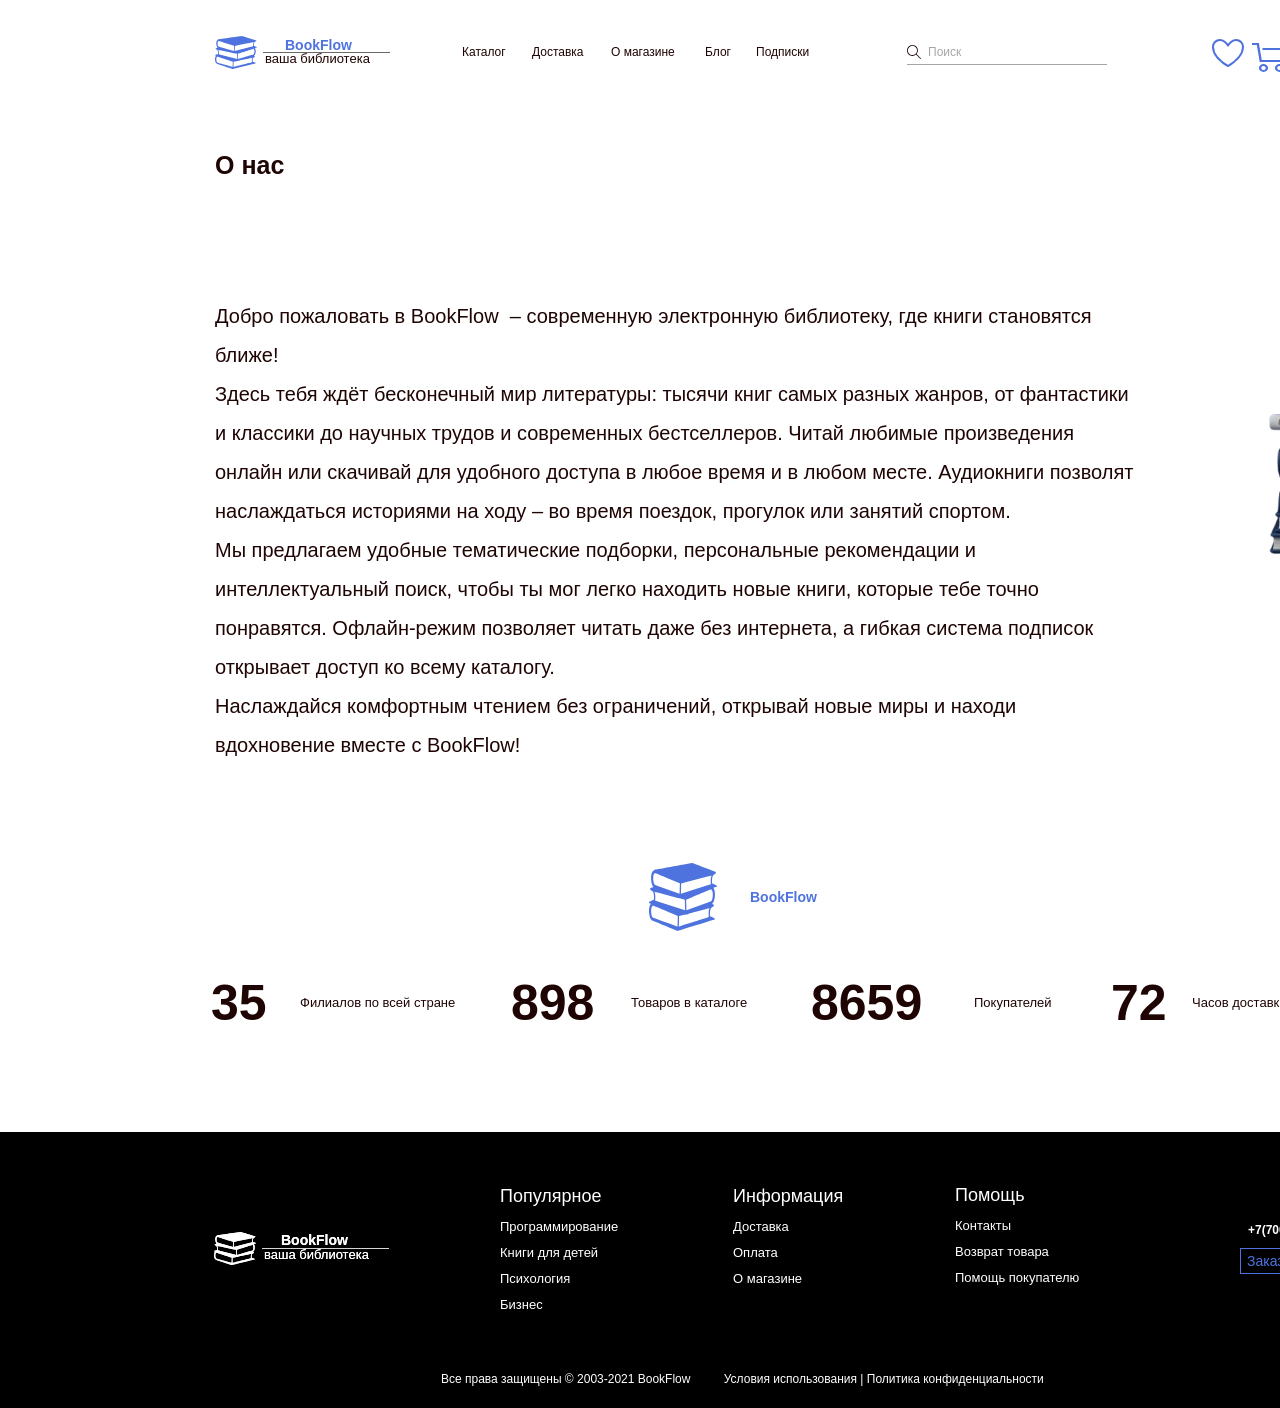
<file: about_us.html>
﻿<!DOCTYPE html>
<html>

<head>
    <title>About us</title>
    <meta http-equiv="X-UA-Compatible" content="IE=edge" />
    <meta http-equiv="content-type" content="text/html; charset=utf-8" />
    <link href="resources/css/axure_rp_page.css" type="text/css" rel="stylesheet" />
    <link href="data/styles.css" type="text/css" rel="stylesheet" />
    <link href="files/about_us/styles.css" type="text/css" rel="stylesheet" />
    <link href="https://fonts.googleapis.com" rel="preconnect" />
    <link href="https://fonts.gstatic.com" rel="preconnect" />
    <link href="https://fonts.googleapis.com/css2?family=Inter:wght@100..900&display=swap" rel="stylesheet" />
    <script src="resources/scripts/jquery-3.7.1.min.js"></script>
    <script src="resources/scripts/axure/axQuery.js"></script>
    <script src="resources/scripts/axure/globals.js"></script>
    <script src="resources/scripts/axutils.js"></script>
    <script src="resources/scripts/axure/annotation.js"></script>
    <script src="resources/scripts/axure/axQuery.std.js"></script>
    <script src="resources/scripts/axure/doc.js"></script>
    <script src="resources/scripts/messagecenter.js"></script>
    <script src="resources/scripts/axure/events.js"></script>
    <script src="resources/scripts/axure/recording.js"></script>
    <script src="resources/scripts/axure/action.js"></script>
    <script src="resources/scripts/axure/expr.js"></script>
    <script src="resources/scripts/axure/geometry.js"></script>
    <script src="resources/scripts/axure/flyout.js"></script>
    <script src="resources/scripts/axure/model.js"></script>
    <script src="resources/scripts/axure/repeater.js"></script>
    <script src="resources/scripts/axure/sto.js"></script>
    <script src="resources/scripts/axure/utils.temp.js"></script>
    <script src="resources/scripts/axure/variables.js"></script>
    <script src="resources/scripts/axure/drag.js"></script>
    <script src="resources/scripts/axure/move.js"></script>
    <script src="resources/scripts/axure/visibility.js"></script>
    <script src="resources/scripts/axure/style.js"></script>
    <script src="resources/scripts/axure/adaptive.js"></script>
    <script src="resources/scripts/axure/tree.js"></script>
    <script src="resources/scripts/axure/init.temp.js"></script>
    <script src="resources/scripts/axure/legacy.js"></script>
    <script src="resources/scripts/axure/viewer.js"></script>
    <script src="resources/scripts/axure/math.js"></script>
    <script src="resources/scripts/axure/jquery.nicescroll.min.js"></script>
    <script src="data/document.js"></script>
    <script src="files/about_us/data.js"></script>
    <script type="text/javascript">
        $axure.utils.getTransparentGifPath = function() {
            return 'resources/images/transparent.gif';
        };
        $axure.utils.getOtherPath = function() {
            return 'resources/Other.html';
        };
        $axure.utils.getReloadPath = function() {
            return 'resources/reload.html';
        };
    </script>
</head>

<body>
    <div id="base" class="">

        <!-- О нас (Group) -->
        <div id="u682" class="ax_default" data-label="О нас" data-left="0" data-top="0" data-width="1600" data-height="1408" layer-opacity="1">

            <!-- О нас BG (Rectangle) -->
            <div id="u683" class="ax_default shape transition notrs" data-label="О нас BG">
                <div id="u683_div" class=""></div>
                <div id="u683_text" class="text " style="display:none; visibility: hidden">
                    <p></p>
                </div>
            </div>

            <!-- Первый экран (Group) -->
            <div id="u684" class="ax_default" data-label="Первый экран" data-left="215" data-top="31" data-width="1173" data-height="909" layer-opacity="1">

                <!-- Шапка (Group) -->
                <div id="u685" class="ax_default" data-label="Шапка" data-left="215" data-top="31" data-width="1173" data-height="909" layer-opacity="1">

                    <!-- Лого (Group) -->
                    <div id="u686" class="ax_default" data-label="Лого" data-left="215" data-top="31" data-width="175" data-height="42" layer-opacity="1">

                        <!-- Unnamed (Rectangle) -->
                        <div id="u687" class="ax_default shape transition notrs">
                            <div id="u687_div" class=""></div>
                            <div id="u687_text" class="text ">
                                <p><span>BookFlow</span></p>
                            </div>
                        </div>

                        <!-- Unnamed (Rectangle) -->
                        <div id="u688" class="ax_default shape transition notrs">
                            <div id="u688_div" class=""></div>
                            <div id="u688_text" class="text ">
                                <p><span>ваша библиотека</span></p>
                            </div>
                        </div>

                        <!-- Line 1 (Shape) -->
                        <div id="u689" class="ax_default shape transition notrs" data-label="Line 1">
                            <svg data="images/catalog/line_1_u275.svg" id="u689_img" class="img generatedImage">

  <g transform="matrix(1 0 0 1 -266 -52 )">
    <path d="M 0 0.5  L 127 0.5  " stroke-width="1" stroke-dasharray="0" stroke="rgba(0, 0, 0, 0.5882352941176471)" fill="none" transform="matrix(1 0 0 1 266 52 )" class="stroke" />
  </g>
                </svg>
                            <div id="u689_text" class="text " style="display:none; visibility: hidden">
                                <p></p>
                            </div>
                        </div>

                        <!-- books-stack-of-three 2 (Dynamic panel) -->
                        <div id="u690" class="ax_default" data-label="books-stack-of-three 2">
                            <div id="u690_state0" class="panel_state" data-label="State 1" style="">
                                <div id="u690_state0_content" class="panel_state_content">

                                    <!-- Group (Group) -->
                                    <div id="u691" class="ax_default" data-label="Group" data-left="0" data-top="5" data-width="42" data-height="33" layer-opacity="1">

                                        <!-- Group (Group) -->
                                        <div id="u692" class="ax_default" data-label="Group" data-left="0" data-top="5" data-width="42" data-height="33" layer-opacity="1">

                                            <!-- Vector (Shape) -->
                                            <div id="u693" class="ax_default shape transition notrs" data-label="Vector">
                                                <svg data="images/main/vector_u11.svg" id="u693_img" class="img generatedImage">

  <defs>
    <pattern id="u693_img_bgp" patternUnits="userSpaceOnUse" alignment="0 0" imageRepeat="None" />
    <mask fill="white" id="u693_img_cl51">
      <path d="M 41.732834798267334 11.582544335791223  C 41.732960141457106 11.583301323543662  43.26176975333935 11.186133857984757  39.003736371805836 9.96914990344651  C 38.83389635534576 8.68403705659396  38.80995682521056 6.470605049418982  39.99582874274937 5.727369273601117  C 40.01701174078421 5.713743493822257  40.03280412489755 5.694061482084007  40.05135491634124 5.677155422005421  C 41.02088445988548 5.365024144351517  41.691848635297596 4.926981034627998  41.1651565592155 4.33753991851728  C 41.1651565592155 4.33753991851728  26.863247972227075 0  26.863247972227075 0  C 26.863247972227075 0  3.705216646722653 3.2407907392890145  3.705216646722653 3.2407907392890145  C 3.705216646722653 3.2407907392890145  1.0533310032144638 3.622312343737183  1.2902296188317874 7.769343410030477  C 1.4188317282948675 10.02642846192178  2.1221322805629517 11.134912386868606  2.737191291671702 11.680448207462998  C 2.737191291671702 11.680448207462998  0.8368632502946518 12.25689440673479  0.8368632502946518 12.25689440673479  C 0.30941910985005966 12.846335522845507  0.9802558592730737 13.28450403604926  1.949910736916346 13.596130661703201  C 1.9683361849222107 13.613541379421749  1.983878718915908 13.633097019480072  2.0054377472642515 13.646722799258932  C 3.190557540672262 14.39058941263674  3.1677452254985763 16.603770191731385  2.9972784937171113 17.889135349543928  C -1.2602533123471131 19.10599320876216  0.2680558986381755 19.502527856769248  0.2680558986381755 19.502527856769248  C 0.2680558986381755 19.502527856769248  1.2019879581358777 19.730003814069867  1.2019879581358777 19.730003814069867  C 0.5450643097666709 20.327519482499902  -0.10734695336141914 21.460603846365203  0.014862653846631772 23.609566011585482  C 0.25188661850506266 27.755840024678857  2.430100395695663 28.04198207025472  2.430100395695663 28.04198207025472  C 2.430100395695663 28.04198207025472  17.584593324731554 33  17.584593324731554 33  C 17.584593324731554 33  40.458471627663734 27.42326987478673  40.458471627663734 27.42326987478673  C 40.458471627663734 27.42326987478673  41.98728369913649 27.0261028250602  37.72862346780294 25.80911887052195  C 37.55740467165897 24.525772320709255  37.533588189485826 22.31284463465434  38.72146557214576 21.567085568756685  C 38.74327528550201 21.553838283617793  38.75919212586765 21.533778600679312  38.776865515114295 21.517124870360707  C 39.74652039275757 21.204993592706803  40.416857240223344 20.767327806383626  39.89003983004221 20.177886690272906  C 39.89003983004221 20.177886690272906  38.89581683918336 19.87572380113773  38.89581683918336 19.87572380113773  C 39.55888227678331 19.473258642371384  40.55486148406205 18.42142436345927  40.71091374850943 15.689203242087729  C 40.818583546813315 13.809855009924863  40.331496889134634 12.70919332633737  39.76770323016515 12.061211796151557  C 39.76770323016515 12.061211796151557  41.732834798267334 11.582544335791223  41.732834798267334 11.582544335791223  Z M 19.70941045654046 14.963756652308387  L 19.871104234709538 9.916033934371162  L 23.71763439075919 9.120314711517358  L 36.716724364504856 6.431494203582191  C 36.716724364504856 6.431494203582191  38.653404315138296 6.030542850415773  38.653404315138296 6.030542850415773  C 38.03458504198534 7.17056642744044  38.060531763050975 8.730718434429907  38.16293714070151 9.733474862666064  C 38.185373571246906 9.960318854407097  38.21119319504903 10.167481613669636  38.23626183218558 10.324935068056469  C 38.23626183218558 10.324935068056469  36.11645949877699 10.855457544292037  36.11645949877699 10.855457544292037  L 19.70941045654046 14.963756652308387  Z M 3.839083266491516 17.653712499403504  C 3.9408619288206594 16.651713064207282  3.967309194352627 15.09118283141776  3.347988525035239 13.951159254393092  C 3.347988525035239 13.951159254393092  5.284415536275684 14.352109644999816  5.284415536275684 14.352109644999816  L 17.768220630000098 16.935204039903873  L 18.858832177297014 17.16002910780517  L 22.129412163295065 17.836650819628325  L 22.2907291621793 22.88449674520648  L 5.427808264790682 18.66164148279929  C 5.427808264790682 18.66164148279929  3.7653815566494524 18.245802218834267  3.7653815566494524 18.245802218834267  C 3.789823476596856 18.088096438447455  3.8156440903112374 17.881187313664487  3.839083266491516 17.653712499403504  Z M 4.101176053194641 10.793636185337425  C 4.043643532899379 10.789472752757774  2.662862821682031 10.661542193308353  2.5956788734836724 7.569751844526891  C 2.572239697303394 6.466694530339122  2.767524444717316 5.66895480444608  3.1622301217050817 5.263461703599984  C 3.413417855615391 5.004571888741632  3.7098543968808286 4.950700069665987  3.9131610383989726 4.950700069665987  C 4.020580146091682 4.950700069665987  4.097916985129949 4.965713113224904  4.103181398779205 4.965713113224904  C 4.103181398779205 4.965713113224904  14.081376037657162 8.240063496271159  14.081376037657162 8.240063496271159  L 19.059632585096608 9.873769863294354  L 18.896309284335207 14.956816596909283  L 4.930320946369016 11.015685231079079  C 4.930320946369016 11.015685231079079  4.193302891655782 10.807891694416583  4.193302891655782 10.807891694416583  C 4.166228763249463 10.800195652247226  4.129503612243745 10.794897831552321  4.101176053194641 10.793636185337425  Z M 17.78301065136914 25.714622460169565  L 17.620691457838927 30.797794326544814  C 17.620691457838927 30.797794326544814  2.9180616053711947 26.648744291291795  2.9180616053711947 26.648744291291795  C 2.890862135394803 26.64079591983246  2.8545126355475023 26.635497344552792  2.8261850764983985 26.63410953369291  C 2.7676498087004955 26.630198430403244  1.3862424718141861 26.50239479018357  1.3194345557970777 23.411361494602023  C 1.2956193511710667 22.306916409974356  1.491906797525898 21.50993322592139  1.885860410151164 21.10406162855533  C 2.137674874324937 20.84517181369698  2.4342367795735536 20.791299032061637  2.6371673889104486 20.791299032061637  C 2.7448371872143356 20.791299032061637  2.821923367860268 20.805808656900204  2.8275638113560744 20.805808656900204  C 2.8275638113560744 20.805808656900204  17.78301065136914 25.714622460169565  17.78301065136914 25.714622460169565  Z M 37.37778648864202 21.871015717491414  C 36.758340485225595 23.010913078876104  36.7840350289439 24.571696585185308  36.886565755635544 25.573696020381526  C 36.90975424494017 25.801297005162493  36.93557536855274 26.008079959425483  36.960644005689296 26.165785739812296  C 36.960644005689296 26.165785739812296  18.433417763344536 30.804986572583942  18.433417763344536 30.804986572583942  L 18.59536017758991 25.7571387218864  L 22.55632986921651 24.937447912394695  L 23.141307441422754 25.079887496022874  L 25.333810963539474 24.362641914842747  L 35.440356804609294 22.27222022385755  C 35.440356804609294 22.27222022385755  37.37778648864202 21.871015717491414  37.37778648864202 21.871015717491414  Z M 39.40772026856703 15.490367285944513  C 39.33878151597456 18.58114815024612  37.95737235989101 18.709583470265464  37.90710974404782 18.71349457355514  C 37.87339242837857 18.714251561307574  37.83967697673279 18.71879273335493  37.80796515233331 18.728885903074087  C 37.80796515233331 18.728885903074087  36.410638053906304 19.122645972761077  36.410638053906304 19.122645972761077  L 23.10571040563837 22.877810805566792  L 22.94301443282331 17.79476407195186  L 27.308216657287407 16.36165899555204  C 27.308216657287407 16.36165899555204  37.878030798632736 12.892006694281823  37.878030798632736 12.892006694281823  C 37.87940957364722 12.891375871174375  38.434051980297546 12.767356356852146  38.841166629614115 13.184078107577303  C 39.23524560622256 13.589571208423399  39.43078341443382 14.387309971756745  39.40772026856703 15.490367285944513  Z " fill-rule="evenodd" />
    </mask>
  </defs>
  <g transform="matrix(1 0 0 1 0 -5 )">
    <path d="M 41.732834798267334 11.582544335791223  C 41.732960141457106 11.583301323543662  43.26176975333935 11.186133857984757  39.003736371805836 9.96914990344651  C 38.83389635534576 8.68403705659396  38.80995682521056 6.470605049418982  39.99582874274937 5.727369273601117  C 40.01701174078421 5.713743493822257  40.03280412489755 5.694061482084007  40.05135491634124 5.677155422005421  C 41.02088445988548 5.365024144351517  41.691848635297596 4.926981034627998  41.1651565592155 4.33753991851728  C 41.1651565592155 4.33753991851728  26.863247972227075 0  26.863247972227075 0  C 26.863247972227075 0  3.705216646722653 3.2407907392890145  3.705216646722653 3.2407907392890145  C 3.705216646722653 3.2407907392890145  1.0533310032144638 3.622312343737183  1.2902296188317874 7.769343410030477  C 1.4188317282948675 10.02642846192178  2.1221322805629517 11.134912386868606  2.737191291671702 11.680448207462998  C 2.737191291671702 11.680448207462998  0.8368632502946518 12.25689440673479  0.8368632502946518 12.25689440673479  C 0.30941910985005966 12.846335522845507  0.9802558592730737 13.28450403604926  1.949910736916346 13.596130661703201  C 1.9683361849222107 13.613541379421749  1.983878718915908 13.633097019480072  2.0054377472642515 13.646722799258932  C 3.190557540672262 14.39058941263674  3.1677452254985763 16.603770191731385  2.9972784937171113 17.889135349543928  C -1.2602533123471131 19.10599320876216  0.2680558986381755 19.502527856769248  0.2680558986381755 19.502527856769248  C 0.2680558986381755 19.502527856769248  1.2019879581358777 19.730003814069867  1.2019879581358777 19.730003814069867  C 0.5450643097666709 20.327519482499902  -0.10734695336141914 21.460603846365203  0.014862653846631772 23.609566011585482  C 0.25188661850506266 27.755840024678857  2.430100395695663 28.04198207025472  2.430100395695663 28.04198207025472  C 2.430100395695663 28.04198207025472  17.584593324731554 33  17.584593324731554 33  C 17.584593324731554 33  40.458471627663734 27.42326987478673  40.458471627663734 27.42326987478673  C 40.458471627663734 27.42326987478673  41.98728369913649 27.0261028250602  37.72862346780294 25.80911887052195  C 37.55740467165897 24.525772320709255  37.533588189485826 22.31284463465434  38.72146557214576 21.567085568756685  C 38.74327528550201 21.553838283617793  38.75919212586765 21.533778600679312  38.776865515114295 21.517124870360707  C 39.74652039275757 21.204993592706803  40.416857240223344 20.767327806383626  39.89003983004221 20.177886690272906  C 39.89003983004221 20.177886690272906  38.89581683918336 19.87572380113773  38.89581683918336 19.87572380113773  C 39.55888227678331 19.473258642371384  40.55486148406205 18.42142436345927  40.71091374850943 15.689203242087729  C 40.818583546813315 13.809855009924863  40.331496889134634 12.70919332633737  39.76770323016515 12.061211796151557  C 39.76770323016515 12.061211796151557  41.732834798267334 11.582544335791223  41.732834798267334 11.582544335791223  Z M 19.70941045654046 14.963756652308387  L 19.871104234709538 9.916033934371162  L 23.71763439075919 9.120314711517358  L 36.716724364504856 6.431494203582191  C 36.716724364504856 6.431494203582191  38.653404315138296 6.030542850415773  38.653404315138296 6.030542850415773  C 38.03458504198534 7.17056642744044  38.060531763050975 8.730718434429907  38.16293714070151 9.733474862666064  C 38.185373571246906 9.960318854407097  38.21119319504903 10.167481613669636  38.23626183218558 10.324935068056469  C 38.23626183218558 10.324935068056469  36.11645949877699 10.855457544292037  36.11645949877699 10.855457544292037  L 19.70941045654046 14.963756652308387  Z M 3.839083266491516 17.653712499403504  C 3.9408619288206594 16.651713064207282  3.967309194352627 15.09118283141776  3.347988525035239 13.951159254393092  C 3.347988525035239 13.951159254393092  5.284415536275684 14.352109644999816  5.284415536275684 14.352109644999816  L 17.768220630000098 16.935204039903873  L 18.858832177297014 17.16002910780517  L 22.129412163295065 17.836650819628325  L 22.2907291621793 22.88449674520648  L 5.427808264790682 18.66164148279929  C 5.427808264790682 18.66164148279929  3.7653815566494524 18.245802218834267  3.7653815566494524 18.245802218834267  C 3.789823476596856 18.088096438447455  3.8156440903112374 17.881187313664487  3.839083266491516 17.653712499403504  Z M 4.101176053194641 10.793636185337425  C 4.043643532899379 10.789472752757774  2.662862821682031 10.661542193308353  2.5956788734836724 7.569751844526891  C 2.572239697303394 6.466694530339122  2.767524444717316 5.66895480444608  3.1622301217050817 5.263461703599984  C 3.413417855615391 5.004571888741632  3.7098543968808286 4.950700069665987  3.9131610383989726 4.950700069665987  C 4.020580146091682 4.950700069665987  4.097916985129949 4.965713113224904  4.103181398779205 4.965713113224904  C 4.103181398779205 4.965713113224904  14.081376037657162 8.240063496271159  14.081376037657162 8.240063496271159  L 19.059632585096608 9.873769863294354  L 18.896309284335207 14.956816596909283  L 4.930320946369016 11.015685231079079  C 4.930320946369016 11.015685231079079  4.193302891655782 10.807891694416583  4.193302891655782 10.807891694416583  C 4.166228763249463 10.800195652247226  4.129503612243745 10.794897831552321  4.101176053194641 10.793636185337425  Z M 17.78301065136914 25.714622460169565  L 17.620691457838927 30.797794326544814  C 17.620691457838927 30.797794326544814  2.9180616053711947 26.648744291291795  2.9180616053711947 26.648744291291795  C 2.890862135394803 26.64079591983246  2.8545126355475023 26.635497344552792  2.8261850764983985 26.63410953369291  C 2.7676498087004955 26.630198430403244  1.3862424718141861 26.50239479018357  1.3194345557970777 23.411361494602023  C 1.2956193511710667 22.306916409974356  1.491906797525898 21.50993322592139  1.885860410151164 21.10406162855533  C 2.137674874324937 20.84517181369698  2.4342367795735536 20.791299032061637  2.6371673889104486 20.791299032061637  C 2.7448371872143356 20.791299032061637  2.821923367860268 20.805808656900204  2.8275638113560744 20.805808656900204  C 2.8275638113560744 20.805808656900204  17.78301065136914 25.714622460169565  17.78301065136914 25.714622460169565  Z M 37.37778648864202 21.871015717491414  C 36.758340485225595 23.010913078876104  36.7840350289439 24.571696585185308  36.886565755635544 25.573696020381526  C 36.90975424494017 25.801297005162493  36.93557536855274 26.008079959425483  36.960644005689296 26.165785739812296  C 36.960644005689296 26.165785739812296  18.433417763344536 30.804986572583942  18.433417763344536 30.804986572583942  L 18.59536017758991 25.7571387218864  L 22.55632986921651 24.937447912394695  L 23.141307441422754 25.079887496022874  L 25.333810963539474 24.362641914842747  L 35.440356804609294 22.27222022385755  C 35.440356804609294 22.27222022385755  37.37778648864202 21.871015717491414  37.37778648864202 21.871015717491414  Z M 39.40772026856703 15.490367285944513  C 39.33878151597456 18.58114815024612  37.95737235989101 18.709583470265464  37.90710974404782 18.71349457355514  C 37.87339242837857 18.714251561307574  37.83967697673279 18.71879273335493  37.80796515233331 18.728885903074087  C 37.80796515233331 18.728885903074087  36.410638053906304 19.122645972761077  36.410638053906304 19.122645972761077  L 23.10571040563837 22.877810805566792  L 22.94301443282331 17.79476407195186  L 27.308216657287407 16.36165899555204  C 27.308216657287407 16.36165899555204  37.878030798632736 12.892006694281823  37.878030798632736 12.892006694281823  C 37.87940957364722 12.891375871174375  38.434051980297546 12.767356356852146  38.841166629614115 13.184078107577303  C 39.23524560622256 13.589571208423399  39.43078341443382 14.387309971756745  39.40772026856703 15.490367285944513  Z " fill-rule="nonzero" fill="rgba(78, 115, 223, 1)" stroke="none" transform="matrix(1 0 0 1 0 5 )" class="fill" />
    <path d="M 41.732834798267334 11.582544335791223  C 41.732960141457106 11.583301323543662  43.26176975333935 11.186133857984757  39.003736371805836 9.96914990344651  C 38.83389635534576 8.68403705659396  38.80995682521056 6.470605049418982  39.99582874274937 5.727369273601117  C 40.01701174078421 5.713743493822257  40.03280412489755 5.694061482084007  40.05135491634124 5.677155422005421  C 41.02088445988548 5.365024144351517  41.691848635297596 4.926981034627998  41.1651565592155 4.33753991851728  C 41.1651565592155 4.33753991851728  26.863247972227075 0  26.863247972227075 0  C 26.863247972227075 0  3.705216646722653 3.2407907392890145  3.705216646722653 3.2407907392890145  C 3.705216646722653 3.2407907392890145  1.0533310032144638 3.622312343737183  1.2902296188317874 7.769343410030477  C 1.4188317282948675 10.02642846192178  2.1221322805629517 11.134912386868606  2.737191291671702 11.680448207462998  C 2.737191291671702 11.680448207462998  0.8368632502946518 12.25689440673479  0.8368632502946518 12.25689440673479  C 0.30941910985005966 12.846335522845507  0.9802558592730737 13.28450403604926  1.949910736916346 13.596130661703201  C 1.9683361849222107 13.613541379421749  1.983878718915908 13.633097019480072  2.0054377472642515 13.646722799258932  C 3.190557540672262 14.39058941263674  3.1677452254985763 16.603770191731385  2.9972784937171113 17.889135349543928  C -1.2602533123471131 19.10599320876216  0.2680558986381755 19.502527856769248  0.2680558986381755 19.502527856769248  C 0.2680558986381755 19.502527856769248  1.2019879581358777 19.730003814069867  1.2019879581358777 19.730003814069867  C 0.5450643097666709 20.327519482499902  -0.10734695336141914 21.460603846365203  0.014862653846631772 23.609566011585482  C 0.25188661850506266 27.755840024678857  2.430100395695663 28.04198207025472  2.430100395695663 28.04198207025472  C 2.430100395695663 28.04198207025472  17.584593324731554 33  17.584593324731554 33  C 17.584593324731554 33  40.458471627663734 27.42326987478673  40.458471627663734 27.42326987478673  C 40.458471627663734 27.42326987478673  41.98728369913649 27.0261028250602  37.72862346780294 25.80911887052195  C 37.55740467165897 24.525772320709255  37.533588189485826 22.31284463465434  38.72146557214576 21.567085568756685  C 38.74327528550201 21.553838283617793  38.75919212586765 21.533778600679312  38.776865515114295 21.517124870360707  C 39.74652039275757 21.204993592706803  40.416857240223344 20.767327806383626  39.89003983004221 20.177886690272906  C 39.89003983004221 20.177886690272906  38.89581683918336 19.87572380113773  38.89581683918336 19.87572380113773  C 39.55888227678331 19.473258642371384  40.55486148406205 18.42142436345927  40.71091374850943 15.689203242087729  C 40.818583546813315 13.809855009924863  40.331496889134634 12.70919332633737  39.76770323016515 12.061211796151557  C 39.76770323016515 12.061211796151557  41.732834798267334 11.582544335791223  41.732834798267334 11.582544335791223  Z " stroke-width="0" stroke-dasharray="0" stroke="rgba(121, 121, 121, 1)" fill="none" transform="matrix(1 0 0 1 0 5 )" class="stroke" mask="url(#u693_img_cl51)" />
    <path d="M 19.70941045654046 14.963756652308387  L 19.871104234709538 9.916033934371162  L 23.71763439075919 9.120314711517358  L 36.716724364504856 6.431494203582191  C 36.716724364504856 6.431494203582191  38.653404315138296 6.030542850415773  38.653404315138296 6.030542850415773  C 38.03458504198534 7.17056642744044  38.060531763050975 8.730718434429907  38.16293714070151 9.733474862666064  C 38.185373571246906 9.960318854407097  38.21119319504903 10.167481613669636  38.23626183218558 10.324935068056469  C 38.23626183218558 10.324935068056469  36.11645949877699 10.855457544292037  36.11645949877699 10.855457544292037  L 19.70941045654046 14.963756652308387  Z " stroke-width="0" stroke-dasharray="0" stroke="rgba(121, 121, 121, 1)" fill="none" transform="matrix(1 0 0 1 0 5 )" class="stroke" mask="url(#u693_img_cl51)" />
    <path d="M 3.839083266491516 17.653712499403504  C 3.9408619288206594 16.651713064207282  3.967309194352627 15.09118283141776  3.347988525035239 13.951159254393092  C 3.347988525035239 13.951159254393092  5.284415536275684 14.352109644999816  5.284415536275684 14.352109644999816  L 17.768220630000098 16.935204039903873  L 18.858832177297014 17.16002910780517  L 22.129412163295065 17.836650819628325  L 22.2907291621793 22.88449674520648  L 5.427808264790682 18.66164148279929  C 5.427808264790682 18.66164148279929  3.7653815566494524 18.245802218834267  3.7653815566494524 18.245802218834267  C 3.789823476596856 18.088096438447455  3.8156440903112374 17.881187313664487  3.839083266491516 17.653712499403504  Z " stroke-width="0" stroke-dasharray="0" stroke="rgba(121, 121, 121, 1)" fill="none" transform="matrix(1 0 0 1 0 5 )" class="stroke" mask="url(#u693_img_cl51)" />
    <path d="M 4.101176053194641 10.793636185337425  C 4.043643532899379 10.789472752757774  2.662862821682031 10.661542193308353  2.5956788734836724 7.569751844526891  C 2.572239697303394 6.466694530339122  2.767524444717316 5.66895480444608  3.1622301217050817 5.263461703599984  C 3.413417855615391 5.004571888741632  3.7098543968808286 4.950700069665987  3.9131610383989726 4.950700069665987  C 4.020580146091682 4.950700069665987  4.097916985129949 4.965713113224904  4.103181398779205 4.965713113224904  C 4.103181398779205 4.965713113224904  14.081376037657162 8.240063496271159  14.081376037657162 8.240063496271159  L 19.059632585096608 9.873769863294354  L 18.896309284335207 14.956816596909283  L 4.930320946369016 11.015685231079079  C 4.930320946369016 11.015685231079079  4.193302891655782 10.807891694416583  4.193302891655782 10.807891694416583  C 4.166228763249463 10.800195652247226  4.129503612243745 10.794897831552321  4.101176053194641 10.793636185337425  Z " stroke-width="0" stroke-dasharray="0" stroke="rgba(121, 121, 121, 1)" fill="none" transform="matrix(1 0 0 1 0 5 )" class="stroke" mask="url(#u693_img_cl51)" />
    <path d="M 17.78301065136914 25.714622460169565  L 17.620691457838927 30.797794326544814  C 17.620691457838927 30.797794326544814  2.9180616053711947 26.648744291291795  2.9180616053711947 26.648744291291795  C 2.890862135394803 26.64079591983246  2.8545126355475023 26.635497344552792  2.8261850764983985 26.63410953369291  C 2.7676498087004955 26.630198430403244  1.3862424718141861 26.50239479018357  1.3194345557970777 23.411361494602023  C 1.2956193511710667 22.306916409974356  1.491906797525898 21.50993322592139  1.885860410151164 21.10406162855533  C 2.137674874324937 20.84517181369698  2.4342367795735536 20.791299032061637  2.6371673889104486 20.791299032061637  C 2.7448371872143356 20.791299032061637  2.821923367860268 20.805808656900204  2.8275638113560744 20.805808656900204  C 2.8275638113560744 20.805808656900204  17.78301065136914 25.714622460169565  17.78301065136914 25.714622460169565  Z " stroke-width="0" stroke-dasharray="0" stroke="rgba(121, 121, 121, 1)" fill="none" transform="matrix(1 0 0 1 0 5 )" class="stroke" mask="url(#u693_img_cl51)" />
    <path d="M 37.37778648864202 21.871015717491414  C 36.758340485225595 23.010913078876104  36.7840350289439 24.571696585185308  36.886565755635544 25.573696020381526  C 36.90975424494017 25.801297005162493  36.93557536855274 26.008079959425483  36.960644005689296 26.165785739812296  C 36.960644005689296 26.165785739812296  18.433417763344536 30.804986572583942  18.433417763344536 30.804986572583942  L 18.59536017758991 25.7571387218864  L 22.55632986921651 24.937447912394695  L 23.141307441422754 25.079887496022874  L 25.333810963539474 24.362641914842747  L 35.440356804609294 22.27222022385755  C 35.440356804609294 22.27222022385755  37.37778648864202 21.871015717491414  37.37778648864202 21.871015717491414  Z " stroke-width="0" stroke-dasharray="0" stroke="rgba(121, 121, 121, 1)" fill="none" transform="matrix(1 0 0 1 0 5 )" class="stroke" mask="url(#u693_img_cl51)" />
    <path d="M 39.40772026856703 15.490367285944513  C 39.33878151597456 18.58114815024612  37.95737235989101 18.709583470265464  37.90710974404782 18.71349457355514  C 37.87339242837857 18.714251561307574  37.83967697673279 18.71879273335493  37.80796515233331 18.728885903074087  C 37.80796515233331 18.728885903074087  36.410638053906304 19.122645972761077  36.410638053906304 19.122645972761077  L 23.10571040563837 22.877810805566792  L 22.94301443282331 17.79476407195186  L 27.308216657287407 16.36165899555204  C 27.308216657287407 16.36165899555204  37.878030798632736 12.892006694281823  37.878030798632736 12.892006694281823  C 37.87940957364722 12.891375871174375  38.434051980297546 12.767356356852146  38.841166629614115 13.184078107577303  C 39.23524560622256 13.589571208423399  39.43078341443382 14.387309971756745  39.40772026856703 15.490367285944513  Z " stroke-width="0" stroke-dasharray="0" stroke="rgba(121, 121, 121, 1)" fill="none" transform="matrix(1 0 0 1 0 5 )" class="stroke" mask="url(#u693_img_cl51)" />
  </g>
                          </svg>
                                                <div id="u693_text" class="text " style="display:none; visibility: hidden">
                                                    <p></p>
                                                </div>
                                            </div>
                                        </div>
                                    </div>
                                </div>
                            </div>
                        </div>
                    </div>

                    <!-- Лого (Group) -->
                    <div id="u694" class="ax_default" data-label="Лого" data-left="649" data-top="853" data-width="236" data-height="87" layer-opacity="1">

                        <!-- Unnamed (Rectangle) -->
                        <div id="u695" class="ax_default shape transition notrs">
                            <div id="u695_div" class=""></div>
                            <div id="u695_text" class="text ">
                                <p><span>BookFlow</span></p>

                            </div>
                        </div>

                        <!-- books-stack-of-three 2 (Dynamic panel) -->
                        <div id="u696" class="ax_default" data-label="books-stack-of-three 2">
                            <div id="u696_state0" class="panel_state" data-label="State 1" style="">
                                <div id="u696_state0_content" class="panel_state_content">

                                    <!-- Group (Group) -->
                                    <div id="u697" class="ax_default" data-label="Group" data-left="0" data-top="10" data-width="68" data-height="68" layer-opacity="1">

                                        <!-- Group (Group) -->
                                        <div id="u698" class="ax_default" data-label="Group" data-left="0" data-top="10" data-width="68" data-height="68" layer-opacity="1">

                                            <!-- Vector (Shape) -->
                                            <div id="u699" class="ax_default shape transition notrs" data-label="Vector">
                                                <svg data="images/about_us/vector_u699.svg" id="u699_img" class="img generatedImage">

  <defs>
    <pattern id="u699_img_bgp" patternUnits="userSpaceOnUse" alignment="0 0" imageRepeat="None" />
    <mask fill="white" id="u699_img_cl75">
      <path d="M 67.56744681624237 23.867061055569792  C 67.56764975283532 23.868620909120267  70.04286531493037 23.050215222514048  63.14890650673325 20.542490710132203  C 62.87392743246456 17.894379389345126  62.83516819319806 13.333367980620931  64.75515129778469 11.801851836511393  C 64.7894475803173 11.773774472118589  64.81501620221508 11.733217599445833  64.84505081693344 11.698380869586929  C 66.41476531600506 11.055201267148584  67.5010882666723 10.152566980445568  66.64834871492033 8.937961044217424  C 66.64834871492033 8.937961044217424  43.49287766932003 0  43.49287766932003 0  C 43.49287766932003 0  5.998922189931914 6.6779930385349395  5.998922189931914 6.6779930385349395  C 5.998922189931914 6.6779930385349395  1.7053930528234176 7.464158768912984  2.0889431923943227 16.00955611763856  C 2.2971561315250235 20.660519254869122  3.4358332161495415 22.94466794869895  4.431643043658947 24.068802366893454  C 4.431643043658947 24.068802366893454  1.3549214528580078 25.256630898726232  1.3549214528580078 25.256630898726232  C 0.5009642730905728 26.47123683495438  1.5870809150135479 27.374129528828778  3.1569983359597984 28.016269242297508  C 3.1868300136835797 28.052145872747843  3.2119941163400414 28.092442343171058  3.2468992098564073 28.120519707563865  C 5.165664589659854 29.653335759372677  5.128730365092933 34.21382948599195  4.852736608875324 36.862460720272324  C -2.040410124752469 39.369925399873544  0.4339952644618081 40.18702709879724  0.4339952644618081 40.18702709879724  C 0.4339952644618081 40.18702709879724  1.9460757417438022 40.655765435053056  1.9460757417438022 40.655765435053056  C 0.8824850729555626 41.887009842727075  -0.17379982925182147 44.22185035008587  0.024063344323118106 48.6500148117519  C 0.40781642996057776 57.19385217206553  3.9344482596977404 57.78347820537336  3.9344482596977404 57.78347820537336  C 3.9344482596977404 57.78347820537336  28.47029395432728 68  28.47029395432728 68  C 28.47029395432728 68  65.50419215907463 56.508556105621146  65.50419215907463 56.508556105621146  C 65.50419215907463 56.508556105621146  67.97941170336387 55.69015127588162  61.08443799549048 53.18242676349978  C 60.80722661125739 50.53795508509785  60.76866659250086 45.977982883530146  62.69189664061695 44.44126723258953  C 62.727207605098485 44.413969796545764  62.752977727595244 44.372634692308885  62.78159178637552 44.33831791468267  C 64.35150920732177 43.695138312244325  65.43681648417113 42.79328154042686  64.58387401054453 41.578675604198715  C 64.58387401054453 41.578675604198715  62.97417964439212 40.95603692355654  62.97417964439212 40.95603692355654  C 64.0477141624111 40.12671477821983  65.66025192657668 37.95929868834032  65.91290797377718 32.32926728672623  C 66.08723050436443 28.45667092954214  65.29861401097989 26.188640793664884  64.3858052297912 24.853406125403207  C 64.3858052297912 24.853406125403207  67.56744681624237 23.867061055569792  67.56744681624237 23.867061055569792  Z M 31.910474072494083 30.834407647180917  L 32.17226399905354 20.433039622340576  L 38.39997948980059 18.793375769187286  L 59.446125161579296 13.252775934654212  C 59.446125161579296 13.252775934654212  62.581702224509634 12.42657314631129  62.581702224509634 12.42657314631129  C 61.57980435369055 14.775712638362123  61.621813330653964 17.99057131943133  61.78761251351674 20.05685729276644  C 61.82393816297119 20.524293396960083  61.86574136341272 20.951174234228343  61.90632868068142 21.275623776601208  C 61.90632868068142 21.275623776601208  58.47426775992465 22.368821606419957  58.47426775992465 22.368821606419957  L 31.910474072494083 30.834407647180917  Z M 6.215658621938645 36.37734696846782  C 6.380443122852496 34.31262085957863  6.4232625051423495 31.09698280413357  5.420552850057054 28.747843312082733  C 5.420552850057054 28.747843312082733  8.555720392065394 29.574044116969315  8.555720392065394 29.574044116969315  L 28.767595305714448 34.89678408222616  L 30.533347334671355 35.360059979719736  L 35.828572073906294 36.754310779840196  L 36.08975197686173 47.15593268709214  L 8.78788004775634 38.45429154031369  C 8.78788004775634 38.45429154031369  6.096332044099115 37.59741063274941  6.096332044099115 37.59741063274941  C 6.135904676394909 37.272441145891726  6.1777094795515275 36.84608294936924  6.215658621938645 36.37734696846782  Z M 6.639999324219895 22.24143213948318  C 6.546851434218043 22.232852945076626  4.311301711294717 21.969238458938424  4.202527699925946 15.598276528116015  C 4.164578557538828 13.325309941304859  4.480753862875655 11.68148262734344  5.119801149427277 10.84592108620603  C 5.526486051948728 10.312451164679729  6.006430928283246 10.201442567796578  6.335594062169765 10.201442567796578  C 6.509510712719866 10.201442567796578  6.634722737829442 10.232378536342226  6.643246074213953 10.232378536342226  C 6.643246074213953 10.232378536342226  22.798418346683025 16.979524780195117  22.798418346683025 16.979524780195117  L 30.858452756823077 20.34595002133382  L 30.594024555590337 30.820106926964584  L 7.982424389359359 22.698987748890225  C 7.982424389359359 22.698987748890225  6.789157062680791 22.270807127888716  6.789157062680791 22.270807127888716  C 6.745322759546749 22.254948616751857  6.685862991251779 22.24403189531993  6.639999324219895 22.24143213948318  Z M 28.791541054597655 52.98770688762214  L 28.528738550786834 63.462121642577195  C 28.528738550786834 63.462121642577195  4.724480694410506 54.912563994177034  4.724480694410506 54.912563994177034  C 4.680443457305872 54.896185531775984  4.62159188612453 54.88526725544213  4.575728219092646 54.88240752397327  C 4.480956833134136 54.874348280830915  2.2443925734134442 54.610995325226746  2.1362273760524113 48.24159338281628  C 2.0976694257055364 45.96576714782594  2.4154681483752634 44.323498768565294  3.053297806911409 43.48715729520492  C 3.4609974155737073 42.95368737367862  3.941145262166706 42.84267679333912  4.269699582045488 42.84267679333912  C 4.444022112632735 42.84267679333912  4.568828309869006 42.8725754142186  4.5779604564812635 42.8725754142186  C 4.5779604564812635 42.8725754142186  4.578975139375181 42.8725754142186  4.5779604564812635 42.8725754142186  C 4.5779604564812635 42.8725754142186  28.791541054597655 52.98770688762214  28.791541054597655 52.98770688762214  Z M 60.51641621970613 45.06754753907322  C 59.5135036427462 47.41642695041138  59.55510433257584 50.63258690280609  59.721106461505165 52.69731301169527  C 59.75864972990313 53.16630898033484  59.80045535860921 53.59240718911917  59.841042675877915 53.917376675976854  C 59.841042675877915 53.917376675976854  29.84458114065306 63.476942028354784  29.84458114065306 63.476942028354784  L 30.106773620859855 53.075316154190155  L 36.519772169207684 51.38625630432847  L 37.466878714684455 51.67976817362289  L 41.01664632192106 50.201807582100216  L 57.37962530270076 45.894271976433735  C 57.37962530270076 45.894271976433735  60.51641621970613 45.06754753907322  60.51641621970613 45.06754753907322  Z M 63.80297567291805 31.919544710431122  C 63.69136054967311 38.288426491416246  61.45479334458544 38.55308109024398  61.37341577607744 38.56114033338634  C 61.31882583642246 38.562700186936816  61.26423891471023 38.57205775357986  61.2128959609206 38.592855800273874  C 61.2128959609206 38.592855800273874  58.95055684918163 39.404240186295546  58.95055684918163 39.404240186295546  L 37.40924541865261 47.14215559934975  L 37.145832891237745 36.667998693718985  L 44.213303159417706 33.7149336878042  C 44.213303159417706 33.7149336878042  61.326335578738714 26.56534712761103  61.326335578738714 26.56534712761103  C 61.32856788114313 26.564047249692653  62.22656034905317 26.308491886846845  62.88569835270858 27.167191251977474  C 63.5237309815032 28.002752793114887  63.84031600432143 29.646578123619964  63.80297567291805 31.919544710431122  Z " fill-rule="evenodd" />
    </mask>
  </defs>
  <g transform="matrix(1 0 0 1 0 -10 )">
    <path d="M 67.56744681624237 23.867061055569792  C 67.56764975283532 23.868620909120267  70.04286531493037 23.050215222514048  63.14890650673325 20.542490710132203  C 62.87392743246456 17.894379389345126  62.83516819319806 13.333367980620931  64.75515129778469 11.801851836511393  C 64.7894475803173 11.773774472118589  64.81501620221508 11.733217599445833  64.84505081693344 11.698380869586929  C 66.41476531600506 11.055201267148584  67.5010882666723 10.152566980445568  66.64834871492033 8.937961044217424  C 66.64834871492033 8.937961044217424  43.49287766932003 0  43.49287766932003 0  C 43.49287766932003 0  5.998922189931914 6.6779930385349395  5.998922189931914 6.6779930385349395  C 5.998922189931914 6.6779930385349395  1.7053930528234176 7.464158768912984  2.0889431923943227 16.00955611763856  C 2.2971561315250235 20.660519254869122  3.4358332161495415 22.94466794869895  4.431643043658947 24.068802366893454  C 4.431643043658947 24.068802366893454  1.3549214528580078 25.256630898726232  1.3549214528580078 25.256630898726232  C 0.5009642730905728 26.47123683495438  1.5870809150135479 27.374129528828778  3.1569983359597984 28.016269242297508  C 3.1868300136835797 28.052145872747843  3.2119941163400414 28.092442343171058  3.2468992098564073 28.120519707563865  C 5.165664589659854 29.653335759372677  5.128730365092933 34.21382948599195  4.852736608875324 36.862460720272324  C -2.040410124752469 39.369925399873544  0.4339952644618081 40.18702709879724  0.4339952644618081 40.18702709879724  C 0.4339952644618081 40.18702709879724  1.9460757417438022 40.655765435053056  1.9460757417438022 40.655765435053056  C 0.8824850729555626 41.887009842727075  -0.17379982925182147 44.22185035008587  0.024063344323118106 48.6500148117519  C 0.40781642996057776 57.19385217206553  3.9344482596977404 57.78347820537336  3.9344482596977404 57.78347820537336  C 3.9344482596977404 57.78347820537336  28.47029395432728 68  28.47029395432728 68  C 28.47029395432728 68  65.50419215907463 56.508556105621146  65.50419215907463 56.508556105621146  C 65.50419215907463 56.508556105621146  67.97941170336387 55.69015127588162  61.08443799549048 53.18242676349978  C 60.80722661125739 50.53795508509785  60.76866659250086 45.977982883530146  62.69189664061695 44.44126723258953  C 62.727207605098485 44.413969796545764  62.752977727595244 44.372634692308885  62.78159178637552 44.33831791468267  C 64.35150920732177 43.695138312244325  65.43681648417113 42.79328154042686  64.58387401054453 41.578675604198715  C 64.58387401054453 41.578675604198715  62.97417964439212 40.95603692355654  62.97417964439212 40.95603692355654  C 64.0477141624111 40.12671477821983  65.66025192657668 37.95929868834032  65.91290797377718 32.32926728672623  C 66.08723050436443 28.45667092954214  65.29861401097989 26.188640793664884  64.3858052297912 24.853406125403207  C 64.3858052297912 24.853406125403207  67.56744681624237 23.867061055569792  67.56744681624237 23.867061055569792  Z M 31.910474072494083 30.834407647180917  L 32.17226399905354 20.433039622340576  L 38.39997948980059 18.793375769187286  L 59.446125161579296 13.252775934654212  C 59.446125161579296 13.252775934654212  62.581702224509634 12.42657314631129  62.581702224509634 12.42657314631129  C 61.57980435369055 14.775712638362123  61.621813330653964 17.99057131943133  61.78761251351674 20.05685729276644  C 61.82393816297119 20.524293396960083  61.86574136341272 20.951174234228343  61.90632868068142 21.275623776601208  C 61.90632868068142 21.275623776601208  58.47426775992465 22.368821606419957  58.47426775992465 22.368821606419957  L 31.910474072494083 30.834407647180917  Z M 6.215658621938645 36.37734696846782  C 6.380443122852496 34.31262085957863  6.4232625051423495 31.09698280413357  5.420552850057054 28.747843312082733  C 5.420552850057054 28.747843312082733  8.555720392065394 29.574044116969315  8.555720392065394 29.574044116969315  L 28.767595305714448 34.89678408222616  L 30.533347334671355 35.360059979719736  L 35.828572073906294 36.754310779840196  L 36.08975197686173 47.15593268709214  L 8.78788004775634 38.45429154031369  C 8.78788004775634 38.45429154031369  6.096332044099115 37.59741063274941  6.096332044099115 37.59741063274941  C 6.135904676394909 37.272441145891726  6.1777094795515275 36.84608294936924  6.215658621938645 36.37734696846782  Z M 6.639999324219895 22.24143213948318  C 6.546851434218043 22.232852945076626  4.311301711294717 21.969238458938424  4.202527699925946 15.598276528116015  C 4.164578557538828 13.325309941304859  4.480753862875655 11.68148262734344  5.119801149427277 10.84592108620603  C 5.526486051948728 10.312451164679729  6.006430928283246 10.201442567796578  6.335594062169765 10.201442567796578  C 6.509510712719866 10.201442567796578  6.634722737829442 10.232378536342226  6.643246074213953 10.232378536342226  C 6.643246074213953 10.232378536342226  22.798418346683025 16.979524780195117  22.798418346683025 16.979524780195117  L 30.858452756823077 20.34595002133382  L 30.594024555590337 30.820106926964584  L 7.982424389359359 22.698987748890225  C 7.982424389359359 22.698987748890225  6.789157062680791 22.270807127888716  6.789157062680791 22.270807127888716  C 6.745322759546749 22.254948616751857  6.685862991251779 22.24403189531993  6.639999324219895 22.24143213948318  Z M 28.791541054597655 52.98770688762214  L 28.528738550786834 63.462121642577195  C 28.528738550786834 63.462121642577195  4.724480694410506 54.912563994177034  4.724480694410506 54.912563994177034  C 4.680443457305872 54.896185531775984  4.62159188612453 54.88526725544213  4.575728219092646 54.88240752397327  C 4.480956833134136 54.874348280830915  2.2443925734134442 54.610995325226746  2.1362273760524113 48.24159338281628  C 2.0976694257055364 45.96576714782594  2.4154681483752634 44.323498768565294  3.053297806911409 43.48715729520492  C 3.4609974155737073 42.95368737367862  3.941145262166706 42.84267679333912  4.269699582045488 42.84267679333912  C 4.444022112632735 42.84267679333912  4.568828309869006 42.8725754142186  4.5779604564812635 42.8725754142186  C 4.5779604564812635 42.8725754142186  4.578975139375181 42.8725754142186  4.5779604564812635 42.8725754142186  C 4.5779604564812635 42.8725754142186  28.791541054597655 52.98770688762214  28.791541054597655 52.98770688762214  Z M 60.51641621970613 45.06754753907322  C 59.5135036427462 47.41642695041138  59.55510433257584 50.63258690280609  59.721106461505165 52.69731301169527  C 59.75864972990313 53.16630898033484  59.80045535860921 53.59240718911917  59.841042675877915 53.917376675976854  C 59.841042675877915 53.917376675976854  29.84458114065306 63.476942028354784  29.84458114065306 63.476942028354784  L 30.106773620859855 53.075316154190155  L 36.519772169207684 51.38625630432847  L 37.466878714684455 51.67976817362289  L 41.01664632192106 50.201807582100216  L 57.37962530270076 45.894271976433735  C 57.37962530270076 45.894271976433735  60.51641621970613 45.06754753907322  60.51641621970613 45.06754753907322  Z M 63.80297567291805 31.919544710431122  C 63.69136054967311 38.288426491416246  61.45479334458544 38.55308109024398  61.37341577607744 38.56114033338634  C 61.31882583642246 38.562700186936816  61.26423891471023 38.57205775357986  61.2128959609206 38.592855800273874  C 61.2128959609206 38.592855800273874  58.95055684918163 39.404240186295546  58.95055684918163 39.404240186295546  L 37.40924541865261 47.14215559934975  L 37.145832891237745 36.667998693718985  L 44.213303159417706 33.7149336878042  C 44.213303159417706 33.7149336878042  61.326335578738714 26.56534712761103  61.326335578738714 26.56534712761103  C 61.32856788114313 26.564047249692653  62.22656034905317 26.308491886846845  62.88569835270858 27.167191251977474  C 63.5237309815032 28.002752793114887  63.84031600432143 29.646578123619964  63.80297567291805 31.919544710431122  Z " fill-rule="nonzero" fill="rgba(78, 115, 223, 1)" stroke="none" transform="matrix(1 0 0 1 0 10 )" class="fill" />
    <path d="M 67.56744681624237 23.867061055569792  C 67.56764975283532 23.868620909120267  70.04286531493037 23.050215222514048  63.14890650673325 20.542490710132203  C 62.87392743246456 17.894379389345126  62.83516819319806 13.333367980620931  64.75515129778469 11.801851836511393  C 64.7894475803173 11.773774472118589  64.81501620221508 11.733217599445833  64.84505081693344 11.698380869586929  C 66.41476531600506 11.055201267148584  67.5010882666723 10.152566980445568  66.64834871492033 8.937961044217424  C 66.64834871492033 8.937961044217424  43.49287766932003 0  43.49287766932003 0  C 43.49287766932003 0  5.998922189931914 6.6779930385349395  5.998922189931914 6.6779930385349395  C 5.998922189931914 6.6779930385349395  1.7053930528234176 7.464158768912984  2.0889431923943227 16.00955611763856  C 2.2971561315250235 20.660519254869122  3.4358332161495415 22.94466794869895  4.431643043658947 24.068802366893454  C 4.431643043658947 24.068802366893454  1.3549214528580078 25.256630898726232  1.3549214528580078 25.256630898726232  C 0.5009642730905728 26.47123683495438  1.5870809150135479 27.374129528828778  3.1569983359597984 28.016269242297508  C 3.1868300136835797 28.052145872747843  3.2119941163400414 28.092442343171058  3.2468992098564073 28.120519707563865  C 5.165664589659854 29.653335759372677  5.128730365092933 34.21382948599195  4.852736608875324 36.862460720272324  C -2.040410124752469 39.369925399873544  0.4339952644618081 40.18702709879724  0.4339952644618081 40.18702709879724  C 0.4339952644618081 40.18702709879724  1.9460757417438022 40.655765435053056  1.9460757417438022 40.655765435053056  C 0.8824850729555626 41.887009842727075  -0.17379982925182147 44.22185035008587  0.024063344323118106 48.6500148117519  C 0.40781642996057776 57.19385217206553  3.9344482596977404 57.78347820537336  3.9344482596977404 57.78347820537336  C 3.9344482596977404 57.78347820537336  28.47029395432728 68  28.47029395432728 68  C 28.47029395432728 68  65.50419215907463 56.508556105621146  65.50419215907463 56.508556105621146  C 65.50419215907463 56.508556105621146  67.97941170336387 55.69015127588162  61.08443799549048 53.18242676349978  C 60.80722661125739 50.53795508509785  60.76866659250086 45.977982883530146  62.69189664061695 44.44126723258953  C 62.727207605098485 44.413969796545764  62.752977727595244 44.372634692308885  62.78159178637552 44.33831791468267  C 64.35150920732177 43.695138312244325  65.43681648417113 42.79328154042686  64.58387401054453 41.578675604198715  C 64.58387401054453 41.578675604198715  62.97417964439212 40.95603692355654  62.97417964439212 40.95603692355654  C 64.0477141624111 40.12671477821983  65.66025192657668 37.95929868834032  65.91290797377718 32.32926728672623  C 66.08723050436443 28.45667092954214  65.29861401097989 26.188640793664884  64.3858052297912 24.853406125403207  C 64.3858052297912 24.853406125403207  67.56744681624237 23.867061055569792  67.56744681624237 23.867061055569792  Z " stroke-width="0" stroke-dasharray="0" stroke="rgba(121, 121, 121, 1)" fill="none" transform="matrix(1 0 0 1 0 10 )" class="stroke" mask="url(#u699_img_cl75)" />
    <path d="M 31.910474072494083 30.834407647180917  L 32.17226399905354 20.433039622340576  L 38.39997948980059 18.793375769187286  L 59.446125161579296 13.252775934654212  C 59.446125161579296 13.252775934654212  62.581702224509634 12.42657314631129  62.581702224509634 12.42657314631129  C 61.57980435369055 14.775712638362123  61.621813330653964 17.99057131943133  61.78761251351674 20.05685729276644  C 61.82393816297119 20.524293396960083  61.86574136341272 20.951174234228343  61.90632868068142 21.275623776601208  C 61.90632868068142 21.275623776601208  58.47426775992465 22.368821606419957  58.47426775992465 22.368821606419957  L 31.910474072494083 30.834407647180917  Z " stroke-width="0" stroke-dasharray="0" stroke="rgba(121, 121, 121, 1)" fill="none" transform="matrix(1 0 0 1 0 10 )" class="stroke" mask="url(#u699_img_cl75)" />
    <path d="M 6.215658621938645 36.37734696846782  C 6.380443122852496 34.31262085957863  6.4232625051423495 31.09698280413357  5.420552850057054 28.747843312082733  C 5.420552850057054 28.747843312082733  8.555720392065394 29.574044116969315  8.555720392065394 29.574044116969315  L 28.767595305714448 34.89678408222616  L 30.533347334671355 35.360059979719736  L 35.828572073906294 36.754310779840196  L 36.08975197686173 47.15593268709214  L 8.78788004775634 38.45429154031369  C 8.78788004775634 38.45429154031369  6.096332044099115 37.59741063274941  6.096332044099115 37.59741063274941  C 6.135904676394909 37.272441145891726  6.1777094795515275 36.84608294936924  6.215658621938645 36.37734696846782  Z " stroke-width="0" stroke-dasharray="0" stroke="rgba(121, 121, 121, 1)" fill="none" transform="matrix(1 0 0 1 0 10 )" class="stroke" mask="url(#u699_img_cl75)" />
    <path d="M 6.639999324219895 22.24143213948318  C 6.546851434218043 22.232852945076626  4.311301711294717 21.969238458938424  4.202527699925946 15.598276528116015  C 4.164578557538828 13.325309941304859  4.480753862875655 11.68148262734344  5.119801149427277 10.84592108620603  C 5.526486051948728 10.312451164679729  6.006430928283246 10.201442567796578  6.335594062169765 10.201442567796578  C 6.509510712719866 10.201442567796578  6.634722737829442 10.232378536342226  6.643246074213953 10.232378536342226  C 6.643246074213953 10.232378536342226  22.798418346683025 16.979524780195117  22.798418346683025 16.979524780195117  L 30.858452756823077 20.34595002133382  L 30.594024555590337 30.820106926964584  L 7.982424389359359 22.698987748890225  C 7.982424389359359 22.698987748890225  6.789157062680791 22.270807127888716  6.789157062680791 22.270807127888716  C 6.745322759546749 22.254948616751857  6.685862991251779 22.24403189531993  6.639999324219895 22.24143213948318  Z " stroke-width="0" stroke-dasharray="0" stroke="rgba(121, 121, 121, 1)" fill="none" transform="matrix(1 0 0 1 0 10 )" class="stroke" mask="url(#u699_img_cl75)" />
    <path d="M 28.791541054597655 52.98770688762214  L 28.528738550786834 63.462121642577195  C 28.528738550786834 63.462121642577195  4.724480694410506 54.912563994177034  4.724480694410506 54.912563994177034  C 4.680443457305872 54.896185531775984  4.62159188612453 54.88526725544213  4.575728219092646 54.88240752397327  C 4.480956833134136 54.874348280830915  2.2443925734134442 54.610995325226746  2.1362273760524113 48.24159338281628  C 2.0976694257055364 45.96576714782594  2.4154681483752634 44.323498768565294  3.053297806911409 43.48715729520492  C 3.4609974155737073 42.95368737367862  3.941145262166706 42.84267679333912  4.269699582045488 42.84267679333912  C 4.444022112632735 42.84267679333912  4.568828309869006 42.8725754142186  4.5779604564812635 42.8725754142186  C 4.5779604564812635 42.8725754142186  4.578975139375181 42.8725754142186  4.5779604564812635 42.8725754142186  C 4.5779604564812635 42.8725754142186  28.791541054597655 52.98770688762214  28.791541054597655 52.98770688762214  Z " stroke-width="0" stroke-dasharray="0" stroke="rgba(121, 121, 121, 1)" fill="none" transform="matrix(1 0 0 1 0 10 )" class="stroke" mask="url(#u699_img_cl75)" />
    <path d="M 60.51641621970613 45.06754753907322  C 59.5135036427462 47.41642695041138  59.55510433257584 50.63258690280609  59.721106461505165 52.69731301169527  C 59.75864972990313 53.16630898033484  59.80045535860921 53.59240718911917  59.841042675877915 53.917376675976854  C 59.841042675877915 53.917376675976854  29.84458114065306 63.476942028354784  29.84458114065306 63.476942028354784  L 30.106773620859855 53.075316154190155  L 36.519772169207684 51.38625630432847  L 37.466878714684455 51.67976817362289  L 41.01664632192106 50.201807582100216  L 57.37962530270076 45.894271976433735  C 57.37962530270076 45.894271976433735  60.51641621970613 45.06754753907322  60.51641621970613 45.06754753907322  Z " stroke-width="0" stroke-dasharray="0" stroke="rgba(121, 121, 121, 1)" fill="none" transform="matrix(1 0 0 1 0 10 )" class="stroke" mask="url(#u699_img_cl75)" />
    <path d="M 63.80297567291805 31.919544710431122  C 63.69136054967311 38.288426491416246  61.45479334458544 38.55308109024398  61.37341577607744 38.56114033338634  C 61.31882583642246 38.562700186936816  61.26423891471023 38.57205775357986  61.2128959609206 38.592855800273874  C 61.2128959609206 38.592855800273874  58.95055684918163 39.404240186295546  58.95055684918163 39.404240186295546  L 37.40924541865261 47.14215559934975  L 37.145832891237745 36.667998693718985  L 44.213303159417706 33.7149336878042  C 44.213303159417706 33.7149336878042  61.326335578738714 26.56534712761103  61.326335578738714 26.56534712761103  C 61.32856788114313 26.564047249692653  62.22656034905317 26.308491886846845  62.88569835270858 27.167191251977474  C 63.5237309815032 28.002752793114887  63.84031600432143 29.646578123619964  63.80297567291805 31.919544710431122  Z " stroke-width="0" stroke-dasharray="0" stroke="rgba(121, 121, 121, 1)" fill="none" transform="matrix(1 0 0 1 0 10 )" class="stroke" mask="url(#u699_img_cl75)" />
  </g>
                          </svg>
                                                <div id="u699_text" class="text " style="display:none; visibility: hidden">
                                                    <p></p>
                                                </div>
                                            </div>
                                        </div>
                                    </div>
                                </div>
                            </div>
                        </div>
                    </div>

                    <!-- Frame 1 (Dynamic panel) -->
                    <div id="u700" class="ax_default" data-label="Frame 1">
                        <div id="u700_state0" class="panel_state" data-label="State 1" style="">
                            <div id="u700_state0_content" class="panel_state_content">

                                <!-- Unnamed (Rectangle) -->
                                <div id="u701" class="ax_default shape transition notrs">
                                    <div id="u701_div" class=""></div>
                                    <div id="u701_text" class="text ">
                                        <p><span>Каталог</span></p>
                                    </div>
                                </div>

                                <!-- Unnamed (Rectangle) -->
                                <div id="u702" class="ax_default shape transition notrs">
                                    <div id="u702_div" class=""></div>
                                    <div id="u702_text" class="text ">
                                        <p><span>Доставка</span></p>
                                    </div>
                                </div>

                                <!-- Unnamed (Rectangle) -->
                                <div id="u703" class="ax_default shape transition notrs">
                                    <div id="u703_div" class=""></div>
                                    <div id="u703_text" class="text ">
                                        <p><span>О магазине</span></p>
                                    </div>
                                </div>

                                <!-- Unnamed (Rectangle) -->
                                <div id="u704" class="ax_default shape transition notrs">
                                    <div id="u704_div" class=""></div>
                                    <div id="u704_text" class="text ">
                                        <p><span>Блог</span></p>
                                    </div>
                                </div>

                                <!-- Unnamed (Rectangle) -->
                                <div id="u705" class="ax_default shape transition notrs">
                                    <div id="u705_div" class=""></div>
                                    <div id="u705_text" class="text ">
                                        <p><span>Подписки</span></p>
                                    </div>
                                </div>
                            </div>
                        </div>
                    </div>

                    <!-- корзина (Group) -->
                    <div id="u706" class="ax_default" data-label="корзина" data-left="1209" data-top="34" data-width="179" data-height="38" layer-opacity="1">

                        <!-- Unnamed (Rectangle) -->
                        <div id="u707" class="ax_default shape transition notrs">
                            <div id="u707_div" class=""></div>
                            <div id="u707_text" class="text ">
                                <p><span>2 228 тенге</span></p>
                            </div>
                        </div>

                        <!-- Vector 1 (Shape) -->
                        <div id="u708" class="ax_default shape transition notrs" data-label="Vector 1">
                            <svg data="images/main/vector_1_u21.svg" id="u708_img" class="img generatedImage">

  <defs>
    <pattern id="u708_img_bgp" patternUnits="userSpaceOnUse" alignment="0 0" imageRepeat="None" />
    <mask fill="white" id="u708_img_cl52">
      <path d="M 9 0  L 0 0  L 4.5 5  L 9 0  Z " fill-rule="evenodd" />
    </mask>
  </defs>
  <g transform="matrix(1 0 0 1 -1379 -52 )">
    <path d="M 9 0  L 0 0  L 4.5 5  L 9 0  Z " fill-rule="nonzero" fill="rgba(36, 20, 0, 1)" stroke="none" transform="matrix(1 0 0 1 1379 52 )" class="fill" />
    <path d="M 9 0  L 0 0  L 4.5 5  L 9 0  Z " stroke-width="0" stroke-dasharray="0" stroke="rgba(121, 121, 121, 1)" fill="none" transform="matrix(1 0 0 1 1379 52 )" class="stroke" mask="url(#u708_img_cl52)" />
  </g>
                </svg>
                            <div id="u708_text" class="text " style="display:none; visibility: hidden">
                                <p></p>
                            </div>
                        </div>

                        <!-- akar-icons:heart (Dynamic panel) -->
                        <div id="u709" class="ax_default" data-label="akar-icons:heart">
                            <div id="u709_state0" class="panel_state" data-label="State 1" style="">
                                <div id="u709_state0_content" class="panel_state_content">

                                    <!-- Group (Group) -->
                                    <div id="u710" class="ax_default" data-label="Group" data-left="3" data-top="5" data-width="32" data-height="28" layer-opacity="1">

                                        <!-- Vector (Shape) -->
                                        <div id="u711" class="ax_default shape transition notrs" data-label="Vector">
                                            <svg data="images/main/vector_u24.svg" id="u711_img" class="img generatedImage">

  <defs>
    <pattern id="u711_img_bgp" patternUnits="userSpaceOnUse" alignment="0 0" imageRepeat="None" />
    <mask fill="white" id="u711_img_cl53">
      <path d="M 16 4.710229828052762  C 16 4.710229828052762  12.417599868774413 0  8 0  C 3.5824001312255858 0  0 3.4792895177629113  0 7.771878916818709  C 0 11.237038020608342  1.4 19.461100291628696  15.180799865722657 27.774656057929157  C 15.427651238441467 27.922044996750234  15.711044931411744 28  16 28  C 16.28895506858826 28  16.572348761558533 27.922044996750234  16.819200134277345 27.774656057929157  C 30.6 19.461100291628696  32 11.237038020608342  32 7.771878916818709  C 32 3.4792895177629113  28.417599868774413 0  24 0  C 19.582400131225587 0  16 4.710229828052762  16 4.710229828052762  Z " fill-rule="evenodd" />
    </mask>
  </defs>
  <g transform="matrix(1 0 0 1 -3 -5 )">
    <path d="M 16 4.710229828052762  C 16 4.710229828052762  12.417599868774413 0  8 0  C 3.5824001312255858 0  0 3.4792895177629113  0 7.771878916818709  C 0 11.237038020608342  1.4 19.461100291628696  15.180799865722657 27.774656057929157  C 15.427651238441467 27.922044996750234  15.711044931411744 28  16 28  C 16.28895506858826 28  16.572348761558533 27.922044996750234  16.819200134277345 27.774656057929157  C 30.6 19.461100291628696  32 11.237038020608342  32 7.771878916818709  C 32 3.4792895177629113  28.417599868774413 0  24 0  C 19.582400131225587 0  16 4.710229828052762  16 4.710229828052762  Z " fill-rule="nonzero" fill="rgba(255, 255, 255, 0)" stroke="none" transform="matrix(1 0 0 1 3 5 )" class="fill" />
    <path d="M 16 4.710229828052762  C 16 4.710229828052762  12.417599868774413 0  8 0  C 3.5824001312255858 0  0 3.4792895177629113  0 7.771878916818709  C 0 11.237038020608342  1.4 19.461100291628696  15.180799865722657 27.774656057929157  C 15.427651238441467 27.922044996750234  15.711044931411744 28  16 28  C 16.28895506858826 28  16.572348761558533 27.922044996750234  16.819200134277345 27.774656057929157  C 30.6 19.461100291628696  32 11.237038020608342  32 7.771878916818709  C 32 3.4792895177629113  28.417599868774413 0  24 0  C 19.582400131225587 0  16 4.710229828052762  16 4.710229828052762  Z " stroke-width="4" stroke-dasharray="0" stroke="rgba(78, 115, 223, 1)" fill="none" transform="matrix(1 0 0 1 3 5 )" class="stroke" mask="url(#u711_img_cl53)" />
  </g>
                        </svg>
                                            <div id="u711_text" class="text " style="display:none; visibility: hidden">
                                                <p></p>
                                            </div>
                                        </div>
                                    </div>
                                </div>
                            </div>
                        </div>

                        <!-- cil:cart (Dynamic panel) -->
                        <div id="u712" class="ax_default" data-label="cil:cart">
                            <div id="u712_state0" class="panel_state" data-label="State 1" style="">
                                <div id="u712_state0_content" class="panel_state_content">

                                    <!-- Vector (Shape) -->
                                    <div id="u713" class="ax_default shape transition notrs" data-label="Vector">
                                        <svg data="images/about_us/vector_u713.svg" id="u713_img" class="img generatedImage">

  <defs>
    <pattern id="u713_img_bgp" patternUnits="userSpaceOnUse" alignment="0 0" imageRepeat="None" />
    <mask fill="white" id="u713_img_cl76">
      <path d="M 35 5  L 10.5 5  L 10.5 7  L 32.666666666666664 7  L 32.666666666666664 10.4121561302629  L 30.078125 17  L 9.765875498453777 17  L 6.849208275477092 0  L 0 0  L 0 1.8997684570228504  L 4.817458391189575 1.8997684570228504  L 7.734125057856242 19  L 31.789332389831543 19  L 35 10.704364092129733  L 35 5  Z " fill-rule="evenodd" />
    </mask>
  </defs>
  <g transform="matrix(1 0 0 1 -1 -1 )">
    <path d="M 35 5  L 10.5 5  L 10.5 7  L 32.666666666666664 7  L 32.666666666666664 10.4121561302629  L 30.078125 17  L 9.765875498453777 17  L 6.849208275477092 0  L 0 0  L 0 1.8997684570228504  L 4.817458391189575 1.8997684570228504  L 7.734125057856242 19  L 31.789332389831543 19  L 35 10.704364092129733  L 35 5  Z " fill-rule="nonzero" fill="rgba(78, 115, 223, 1)" stroke="none" transform="matrix(1 0 0 1 1 1 )" class="fill" />
    <path d="M 35 5  L 10.5 5  L 10.5 7  L 32.666666666666664 7  L 32.666666666666664 10.4121561302629  L 30.078125 17  L 9.765875498453777 17  L 6.849208275477092 0  L 0 0  L 0 1.8997684570228504  L 4.817458391189575 1.8997684570228504  L 7.734125057856242 19  L 31.789332389831543 19  L 35 10.704364092129733  L 35 5  Z " stroke-width="0" stroke-dasharray="0" stroke="rgba(121, 121, 121, 1)" fill="none" transform="matrix(1 0 0 1 1 1 )" class="stroke" mask="url(#u713_img_cl76)" />
  </g>
                      </svg>
                                        <div id="u713_text" class="text " style="display:none; visibility: hidden">
                                            <p></p>
                                        </div>
                                    </div>

                                    <!-- Vector (Shape) -->
                                    <div id="u714" class="ax_default shape transition notrs" data-label="Vector">
                                        <svg data="images/about_us/vector_u714.svg" id="u714_img" class="img generatedImage">

  <defs>
    <pattern id="u714_img_bgp" patternUnits="userSpaceOnUse" alignment="0 0" imageRepeat="None" />
    <mask fill="white" id="u714_img_cl77">
      <path d="M 4.499999731779082 0  C 3.306942496117502 0.001207562512718141  2.163139203973961 0.423022985458374  1.31951977726935 1.1729068756103516  C 0.4759003505647392 1.922790765762329  0.00135850790778129 2.9395047426223755  0 4  C 0 5.060865998268127  0.47410615379250975 6.0782827734947205  1.3180198858988217 6.828428268432617  C 2.161933618005133 7.578573763370514  3.306525412590826 8  4.499999731779082 8  C 5.693474050967337 8  6.8380669184367004 7.578573763370514  7.681980650543013 6.828428268432617  C 8.525894382649325 6.0782827734947205  9.000000000000002 5.060865998268127  9 4  C 8.998660064033343 2.939499616622925  8.524124593980586 1.9227752685546875  7.680501143962212 1.1728878021240234  C 6.83687769394384 0.4230003356933594  5.693062734190388 0.0011910541215911508  4.499999731779082 0  Z M 4.499999731779082 6  C 4.05499175891231 6  3.6199774962650233 5.882701888680458  3.249966874716691 5.662939071655273  C 2.8799562531683587 5.443176254630089  2.59156871015243 5.130819737911224  2.421271528081389 4.76536750793457  C 2.2509743460103473 4.399915277957916  2.2064168417925742 3.997781425714493  2.293233590914821 3.6098194122314453  C 2.380050340037068 3.221857398748398  2.5943416450525305 2.8654918372631073  2.9090098088389515 2.585786819458008  C 3.223677972625373 2.3060818016529083  3.6245892531924997 2.115599699318409  4.0610465443758095 2.0384292602539062  C 4.49750383555912 1.9612588211894035  4.949904446298149 2.000865489244461  5.361038229527367 2.152240753173828  C 5.772172012756586 2.303616017103195  6.123574187894116 2.5599623918533325  6.3708073717836955 2.8888607025146484  C 6.618040555673274 3.2177590131759644  6.7499998658895395 3.604437381029129  6.74999986588954 4  C 6.749292757101693 4.530240058898926  6.512013346672853 5.0385823249816895  6.090209668291191 5.413518905639648  C 5.668405989909528 5.788455486297607  5.0965198335957425 5.9993714588927105  4.499999731779082 6  Z " fill-rule="evenodd" />
    </mask>
  </defs>
  <g transform="matrix(1 0 0 1 -8 -22 )">
    <path d="M 4.499999731779082 0  C 3.306942496117502 0.001207562512718141  2.163139203973961 0.423022985458374  1.31951977726935 1.1729068756103516  C 0.4759003505647392 1.922790765762329  0.00135850790778129 2.9395047426223755  0 4  C 0 5.060865998268127  0.47410615379250975 6.0782827734947205  1.3180198858988217 6.828428268432617  C 2.161933618005133 7.578573763370514  3.306525412590826 8  4.499999731779082 8  C 5.693474050967337 8  6.8380669184367004 7.578573763370514  7.681980650543013 6.828428268432617  C 8.525894382649325 6.0782827734947205  9.000000000000002 5.060865998268127  9 4  C 8.998660064033343 2.939499616622925  8.524124593980586 1.9227752685546875  7.680501143962212 1.1728878021240234  C 6.83687769394384 0.4230003356933594  5.693062734190388 0.0011910541215911508  4.499999731779082 0  Z M 4.499999731779082 6  C 4.05499175891231 6  3.6199774962650233 5.882701888680458  3.249966874716691 5.662939071655273  C 2.8799562531683587 5.443176254630089  2.59156871015243 5.130819737911224  2.421271528081389 4.76536750793457  C 2.2509743460103473 4.399915277957916  2.2064168417925742 3.997781425714493  2.293233590914821 3.6098194122314453  C 2.380050340037068 3.221857398748398  2.5943416450525305 2.8654918372631073  2.9090098088389515 2.585786819458008  C 3.223677972625373 2.3060818016529083  3.6245892531924997 2.115599699318409  4.0610465443758095 2.0384292602539062  C 4.49750383555912 1.9612588211894035  4.949904446298149 2.000865489244461  5.361038229527367 2.152240753173828  C 5.772172012756586 2.303616017103195  6.123574187894116 2.5599623918533325  6.3708073717836955 2.8888607025146484  C 6.618040555673274 3.2177590131759644  6.7499998658895395 3.604437381029129  6.74999986588954 4  C 6.749292757101693 4.530240058898926  6.512013346672853 5.0385823249816895  6.090209668291191 5.413518905639648  C 5.668405989909528 5.788455486297607  5.0965198335957425 5.9993714588927105  4.499999731779082 6  Z " fill-rule="nonzero" fill="rgba(78, 115, 223, 1)" stroke="none" transform="matrix(1 0 0 1 8 22 )" class="fill" />
    <path d="M 4.499999731779082 0  C 3.306942496117502 0.001207562512718141  2.163139203973961 0.423022985458374  1.31951977726935 1.1729068756103516  C 0.4759003505647392 1.922790765762329  0.00135850790778129 2.9395047426223755  0 4  C 0 5.060865998268127  0.47410615379250975 6.0782827734947205  1.3180198858988217 6.828428268432617  C 2.161933618005133 7.578573763370514  3.306525412590826 8  4.499999731779082 8  C 5.693474050967337 8  6.8380669184367004 7.578573763370514  7.681980650543013 6.828428268432617  C 8.525894382649325 6.0782827734947205  9.000000000000002 5.060865998268127  9 4  C 8.998660064033343 2.939499616622925  8.524124593980586 1.9227752685546875  7.680501143962212 1.1728878021240234  C 6.83687769394384 0.4230003356933594  5.693062734190388 0.0011910541215911508  4.499999731779082 0  Z " stroke-width="0" stroke-dasharray="0" stroke="rgba(121, 121, 121, 1)" fill="none" transform="matrix(1 0 0 1 8 22 )" class="stroke" mask="url(#u714_img_cl77)" />
    <path d="M 4.499999731779082 6  C 4.05499175891231 6  3.6199774962650233 5.882701888680458  3.249966874716691 5.662939071655273  C 2.8799562531683587 5.443176254630089  2.59156871015243 5.130819737911224  2.421271528081389 4.76536750793457  C 2.2509743460103473 4.399915277957916  2.2064168417925742 3.997781425714493  2.293233590914821 3.6098194122314453  C 2.380050340037068 3.221857398748398  2.5943416450525305 2.8654918372631073  2.9090098088389515 2.585786819458008  C 3.223677972625373 2.3060818016529083  3.6245892531924997 2.115599699318409  4.0610465443758095 2.0384292602539062  C 4.49750383555912 1.9612588211894035  4.949904446298149 2.000865489244461  5.361038229527367 2.152240753173828  C 5.772172012756586 2.303616017103195  6.123574187894116 2.5599623918533325  6.3708073717836955 2.8888607025146484  C 6.618040555673274 3.2177590131759644  6.7499998658895395 3.604437381029129  6.74999986588954 4  C 6.749292757101693 4.530240058898926  6.512013346672853 5.0385823249816895  6.090209668291191 5.413518905639648  C 5.668405989909528 5.788455486297607  5.0965198335957425 5.9993714588927105  4.499999731779082 6  Z " stroke-width="0" stroke-dasharray="0" stroke="rgba(121, 121, 121, 1)" fill="none" transform="matrix(1 0 0 1 8 22 )" class="stroke" mask="url(#u714_img_cl77)" />
  </g>
                      </svg>
                                        <div id="u714_text" class="text " style="display:none; visibility: hidden">
                                            <p></p>
                                        </div>
                                    </div>

                                    <!-- Vector (Shape) -->
                                    <div id="u715" class="ax_default shape transition notrs" data-label="Vector">
                                        <svg data="images/about_us/vector_u715.svg" id="u715_img" class="img generatedImage">

  <defs>
    <pattern id="u715_img_bgp" patternUnits="userSpaceOnUse" alignment="0 0" imageRepeat="None" />
    <mask fill="white" id="u715_img_cl78">
      <path d="M 4.5 0  C 3.3069428354501724 0.001207562512718141  2.1631396114826202 0.423022985458374  1.3195202350616455 1.1729068756103516  C 0.4759008586406708 1.922790765762329  0.0013585078268079087 2.9395047426223755  0 4  C 0 5.060865998268127  0.47410451620817184 6.0782827734947205  1.3180181980133057 6.828428268432617  C 2.1619318798184395 7.578573763370514  3.3065257519483566 8  4.5 8  C 5.693474248051643 8  6.838065974414349 7.578573763370514  7.681979656219482 6.828428268432617  C 8.525893338024616 6.0782827734947205  9 5.060865998268127  9 4  C 8.998660064113208 2.939499616622925  8.524122476577759 1.9227752685546875  7.680499076843262 1.1728878021240234  C 6.836875677108765 0.4230003356933594  5.69306293129921 0.0011910541215911508  4.5 0  Z M 4.5 6  C 4.05499205365777 6  3.619976744055748 5.882701888680458  3.2499661445617676 5.662939071655273  C 2.879955545067787 5.443176254630089  2.5915680192410946 5.130819737911224  2.4212708473205566 4.76536750793457  C 2.2509736754000187 4.399915277957916  2.206416173838079 3.997781425714493  2.2932329177856445 3.6098194122314453  C 2.38004966173321 3.221857398748398  2.594342026859522 2.8654918372631073  2.909010171890259 2.585786819458008  C 3.2236783169209957 2.3060818016529083  3.6245895735919476 2.115599699318409  4.061046838760376 2.0384292602539062  C 4.497504103928804 1.9612588211894035  4.949902541935444 2.000865489244461  5.36103630065918 2.152240753173828  C 5.7721700593829155 2.303616017103195  6.12357328645885 2.5599623918533325  6.370806455612183 2.8888607025146484  C 6.618039624765515 3.2177590131759644  6.75 3.604437381029129  6.75 4  C 6.749292891254299 4.530240058898926  6.512012422084808 5.0385823249816895  6.0902087688446045 5.413518905639648  C 5.668405115604401 5.788455486297607  5.0965200662612915 5.9993714588927105  4.5 6  Z " fill-rule="evenodd" />
    </mask>
  </defs>
  <g transform="matrix(1 0 0 1 -24 -22 )">
    <path d="M 4.5 0  C 3.3069428354501724 0.001207562512718141  2.1631396114826202 0.423022985458374  1.3195202350616455 1.1729068756103516  C 0.4759008586406708 1.922790765762329  0.0013585078268079087 2.9395047426223755  0 4  C 0 5.060865998268127  0.47410451620817184 6.0782827734947205  1.3180181980133057 6.828428268432617  C 2.1619318798184395 7.578573763370514  3.3065257519483566 8  4.5 8  C 5.693474248051643 8  6.838065974414349 7.578573763370514  7.681979656219482 6.828428268432617  C 8.525893338024616 6.0782827734947205  9 5.060865998268127  9 4  C 8.998660064113208 2.939499616622925  8.524122476577759 1.9227752685546875  7.680499076843262 1.1728878021240234  C 6.836875677108765 0.4230003356933594  5.69306293129921 0.0011910541215911508  4.5 0  Z M 4.5 6  C 4.05499205365777 6  3.619976744055748 5.882701888680458  3.2499661445617676 5.662939071655273  C 2.879955545067787 5.443176254630089  2.5915680192410946 5.130819737911224  2.4212708473205566 4.76536750793457  C 2.2509736754000187 4.399915277957916  2.206416173838079 3.997781425714493  2.2932329177856445 3.6098194122314453  C 2.38004966173321 3.221857398748398  2.594342026859522 2.8654918372631073  2.909010171890259 2.585786819458008  C 3.2236783169209957 2.3060818016529083  3.6245895735919476 2.115599699318409  4.061046838760376 2.0384292602539062  C 4.497504103928804 1.9612588211894035  4.949902541935444 2.000865489244461  5.36103630065918 2.152240753173828  C 5.7721700593829155 2.303616017103195  6.12357328645885 2.5599623918533325  6.370806455612183 2.8888607025146484  C 6.618039624765515 3.2177590131759644  6.75 3.604437381029129  6.75 4  C 6.749292891254299 4.530240058898926  6.512012422084808 5.0385823249816895  6.0902087688446045 5.413518905639648  C 5.668405115604401 5.788455486297607  5.0965200662612915 5.9993714588927105  4.5 6  Z " fill-rule="nonzero" fill="rgba(78, 115, 223, 1)" stroke="none" transform="matrix(1 0 0 1 24 22 )" class="fill" />
    <path d="M 4.5 0  C 3.3069428354501724 0.001207562512718141  2.1631396114826202 0.423022985458374  1.3195202350616455 1.1729068756103516  C 0.4759008586406708 1.922790765762329  0.0013585078268079087 2.9395047426223755  0 4  C 0 5.060865998268127  0.47410451620817184 6.0782827734947205  1.3180181980133057 6.828428268432617  C 2.1619318798184395 7.578573763370514  3.3065257519483566 8  4.5 8  C 5.693474248051643 8  6.838065974414349 7.578573763370514  7.681979656219482 6.828428268432617  C 8.525893338024616 6.0782827734947205  9 5.060865998268127  9 4  C 8.998660064113208 2.939499616622925  8.524122476577759 1.9227752685546875  7.680499076843262 1.1728878021240234  C 6.836875677108765 0.4230003356933594  5.69306293129921 0.0011910541215911508  4.5 0  Z " stroke-width="0" stroke-dasharray="0" stroke="rgba(121, 121, 121, 1)" fill="none" transform="matrix(1 0 0 1 24 22 )" class="stroke" mask="url(#u715_img_cl78)" />
    <path d="M 4.5 6  C 4.05499205365777 6  3.619976744055748 5.882701888680458  3.2499661445617676 5.662939071655273  C 2.879955545067787 5.443176254630089  2.5915680192410946 5.130819737911224  2.4212708473205566 4.76536750793457  C 2.2509736754000187 4.399915277957916  2.206416173838079 3.997781425714493  2.2932329177856445 3.6098194122314453  C 2.38004966173321 3.221857398748398  2.594342026859522 2.8654918372631073  2.909010171890259 2.585786819458008  C 3.2236783169209957 2.3060818016529083  3.6245895735919476 2.115599699318409  4.061046838760376 2.0384292602539062  C 4.497504103928804 1.9612588211894035  4.949902541935444 2.000865489244461  5.36103630065918 2.152240753173828  C 5.7721700593829155 2.303616017103195  6.12357328645885 2.5599623918533325  6.370806455612183 2.8888607025146484  C 6.618039624765515 3.2177590131759644  6.75 3.604437381029129  6.75 4  C 6.749292891254299 4.530240058898926  6.512012422084808 5.0385823249816895  6.0902087688446045 5.413518905639648  C 5.668405115604401 5.788455486297607  5.0965200662612915 5.9993714588927105  4.5 6  Z " stroke-width="0" stroke-dasharray="0" stroke="rgba(121, 121, 121, 1)" fill="none" transform="matrix(1 0 0 1 24 22 )" class="stroke" mask="url(#u715_img_cl78)" />
  </g>
                      </svg>
                                        <div id="u715_text" class="text " style="display:none; visibility: hidden">
                                            <p></p>
                                        </div>
                                    </div>
                                </div>
                            </div>
                        </div>
                    </div>

                    <!-- Поиск (Group) -->
                    <div id="u716" class="ax_default" data-label="Поиск" data-left="907" data-top="40" data-width="200" data-height="25" layer-opacity="1">

                        <!-- Unnamed (Rectangle) -->
                        <div id="u717" class="ax_default shape transition notrs">
                            <div id="u717_div" class=""></div>
                            <div id="u717_text" class="text ">
                                <p><span>Поиск</span></p>
                            </div>
                        </div>

                        <!-- simple-line-icons:magnifier (Dynamic panel) -->
                        <div id="u718" class="ax_default" data-label="simple-line-icons:magnifier">
                            <div id="u718_state0" class="panel_state" data-label="State 1" style="">
                                <div id="u718_state0_content" class="panel_state_content">

                                    <!-- Vector (Shape) -->
                                    <div id="u719" class="ax_default shape transition notrs" data-label="Vector">
                                        <svg data="images/about_us/vector_u719.svg" id="u719_img" class="img generatedImage">

  <defs>
    <pattern id="u719_img_bgp" patternUnits="userSpaceOnUse" alignment="0 0" imageRepeat="None" />
    <mask fill="white" id="u719_img_cl79">
      <path d="M 14 13.5556640625  C 14 13.4326171875  13.959104186952288 13.330078125  13.877312560856865 13.248046875  C 13.877312560856865 13.248046875  9.63777994157741 8.96875  9.63777994157741 8.96875  C 10.482960077896788 7.95703125  10.905550146056475 6.790364548563957  10.905550146056475 5.46875  C 10.905550146056475 4.475260451436043  10.66244727471787 3.5592447742819786  10.176241480038948 2.720703125  C 9.690035685360026 1.8821614757180214  9.0266147528094 1.2190755382180214  8.185978578383642 0.7314453125  C 7.345342403957883 0.2438150867819786  6.432002631227368 0  5.445959104186953 0  C 4.459915577146536 0  3.5488477593619727 0.2438150867819786  2.7127555988315484 0.7314453125  C 1.8766634383011238 1.2190755382180214  1.2155144606964496 1.8821614757180214  0.7293086660175268 2.720703125  C 0.24310287133860375 3.5592447742819786  0 4.475260451436043  0 5.46875  C 0 6.462239548563957  0.24310287133860375 7.378255225718021  0.7293086660175268 8.216796875  C 1.2155144606964496 9.055338524281979  1.8766634383011238 9.718424461781979  2.7127555988315484 10.2060546875  C 3.5488477593619727 10.693684913218021  4.462187636095918 10.9375  5.452775073028238 10.9375  C 6.806880917498059 10.9375  7.997403405773605 10.490885451436043  9.024342745861732 9.59765625  C 9.024342745861732 9.59765625  13.250243427458617 13.86328125  13.250243427458617 13.86328125  C 13.341123009842349 13.954427081160247  13.445634529908652 14  13.563777994157741 14  C 13.68192145840683 14  13.784160984525895 13.956705731339753  13.870496592015579 13.8701171875  C 13.956832199505264 13.783528643660247  14 13.6787109375  14 13.5556640625  Z M 6.502434274586173 9.953125  C 6.157091844627432 10.03515625  5.807205452775074 10.076171875  5.452775073028238 10.076171875  C 4.616682912497813 10.076171875  3.846478433432574 9.86881511285901  3.142161635832522 9.4541015625  C 2.4378448382324693 9.03938801214099  1.8812074001947419 8.478841163218021  1.472249269717624 7.7724609375  C 1.0632911392405064 7.066080711781979  0.8588120740019474 6.298177100718021  0.8588120740019474 5.46875  C 0.8588120740019474 4.639322899281979  1.0632911392405064 3.8714192882180214  1.472249269717624 3.1650390625  C 1.8812074001947419 2.4586588367819786  2.4378448382324693 1.8981119878590107  3.142161635832522 1.4833984375  C 3.846478433432574 1.0686848871409893  4.614410905550146 0.861328125  5.445959104186953 0.861328125  C 6.277507302823758 0.861328125  7.045439774941331 1.0686848871409893  7.749756572541383 1.4833984375  C 8.454073370141435 1.8981119878590107  9.010710808179162 2.4586588367819786  9.41966893865628 3.1650390625  C 9.828627069133399 3.8714192882180214  10.033106134371957 4.639322899281979  10.033106134371957 5.46875  C 10.033106134371957 5.82421875  9.992210321324244 6.175130199640989  9.910418695228822 6.521484375  C 9.828627069133399 6.867838550359011  9.712755598831547 7.19140625  9.56280428432327 7.4921875  C 9.412852969814995 7.79296875  9.233365785994339 8.07779948785901  9.024342745861732 8.3466796875  C 8.815319705729125 8.61555988714099  8.579032790231379 8.854817712679505  8.315481986368061 9.064453125  C 8.051931182504745 9.274088537320495  7.770204479065239 9.4541015625  7.470301850048686 9.6044921875  C 7.170399221032134 9.7548828125  6.847776704544914 9.87109375  6.502434274586173 9.953125  Z " fill-rule="evenodd" />
    </mask>
  </defs>
  <g>
    <path d="M 14 13.5556640625  C 14 13.4326171875  13.959104186952288 13.330078125  13.877312560856865 13.248046875  C 13.877312560856865 13.248046875  9.63777994157741 8.96875  9.63777994157741 8.96875  C 10.482960077896788 7.95703125  10.905550146056475 6.790364548563957  10.905550146056475 5.46875  C 10.905550146056475 4.475260451436043  10.66244727471787 3.5592447742819786  10.176241480038948 2.720703125  C 9.690035685360026 1.8821614757180214  9.0266147528094 1.2190755382180214  8.185978578383642 0.7314453125  C 7.345342403957883 0.2438150867819786  6.432002631227368 0  5.445959104186953 0  C 4.459915577146536 0  3.5488477593619727 0.2438150867819786  2.7127555988315484 0.7314453125  C 1.8766634383011238 1.2190755382180214  1.2155144606964496 1.8821614757180214  0.7293086660175268 2.720703125  C 0.24310287133860375 3.5592447742819786  0 4.475260451436043  0 5.46875  C 0 6.462239548563957  0.24310287133860375 7.378255225718021  0.7293086660175268 8.216796875  C 1.2155144606964496 9.055338524281979  1.8766634383011238 9.718424461781979  2.7127555988315484 10.2060546875  C 3.5488477593619727 10.693684913218021  4.462187636095918 10.9375  5.452775073028238 10.9375  C 6.806880917498059 10.9375  7.997403405773605 10.490885451436043  9.024342745861732 9.59765625  C 9.024342745861732 9.59765625  13.250243427458617 13.86328125  13.250243427458617 13.86328125  C 13.341123009842349 13.954427081160247  13.445634529908652 14  13.563777994157741 14  C 13.68192145840683 14  13.784160984525895 13.956705731339753  13.870496592015579 13.8701171875  C 13.956832199505264 13.783528643660247  14 13.6787109375  14 13.5556640625  Z M 6.502434274586173 9.953125  C 6.157091844627432 10.03515625  5.807205452775074 10.076171875  5.452775073028238 10.076171875  C 4.616682912497813 10.076171875  3.846478433432574 9.86881511285901  3.142161635832522 9.4541015625  C 2.4378448382324693 9.03938801214099  1.8812074001947419 8.478841163218021  1.472249269717624 7.7724609375  C 1.0632911392405064 7.066080711781979  0.8588120740019474 6.298177100718021  0.8588120740019474 5.46875  C 0.8588120740019474 4.639322899281979  1.0632911392405064 3.8714192882180214  1.472249269717624 3.1650390625  C 1.8812074001947419 2.4586588367819786  2.4378448382324693 1.8981119878590107  3.142161635832522 1.4833984375  C 3.846478433432574 1.0686848871409893  4.614410905550146 0.861328125  5.445959104186953 0.861328125  C 6.277507302823758 0.861328125  7.045439774941331 1.0686848871409893  7.749756572541383 1.4833984375  C 8.454073370141435 1.8981119878590107  9.010710808179162 2.4586588367819786  9.41966893865628 3.1650390625  C 9.828627069133399 3.8714192882180214  10.033106134371957 4.639322899281979  10.033106134371957 5.46875  C 10.033106134371957 5.82421875  9.992210321324244 6.175130199640989  9.910418695228822 6.521484375  C 9.828627069133399 6.867838550359011  9.712755598831547 7.19140625  9.56280428432327 7.4921875  C 9.412852969814995 7.79296875  9.233365785994339 8.07779948785901  9.024342745861732 8.3466796875  C 8.815319705729125 8.61555988714099  8.579032790231379 8.854817712679505  8.315481986368061 9.064453125  C 8.051931182504745 9.274088537320495  7.770204479065239 9.4541015625  7.470301850048686 9.6044921875  C 7.170399221032134 9.7548828125  6.847776704544914 9.87109375  6.502434274586173 9.953125  Z " fill-rule="nonzero" fill="rgba(31, 4, 4, 1)" stroke="none" class="fill" />
    <path d="M 14 13.5556640625  C 14 13.4326171875  13.959104186952288 13.330078125  13.877312560856865 13.248046875  C 13.877312560856865 13.248046875  9.63777994157741 8.96875  9.63777994157741 8.96875  C 10.482960077896788 7.95703125  10.905550146056475 6.790364548563957  10.905550146056475 5.46875  C 10.905550146056475 4.475260451436043  10.66244727471787 3.5592447742819786  10.176241480038948 2.720703125  C 9.690035685360026 1.8821614757180214  9.0266147528094 1.2190755382180214  8.185978578383642 0.7314453125  C 7.345342403957883 0.2438150867819786  6.432002631227368 0  5.445959104186953 0  C 4.459915577146536 0  3.5488477593619727 0.2438150867819786  2.7127555988315484 0.7314453125  C 1.8766634383011238 1.2190755382180214  1.2155144606964496 1.8821614757180214  0.7293086660175268 2.720703125  C 0.24310287133860375 3.5592447742819786  0 4.475260451436043  0 5.46875  C 0 6.462239548563957  0.24310287133860375 7.378255225718021  0.7293086660175268 8.216796875  C 1.2155144606964496 9.055338524281979  1.8766634383011238 9.718424461781979  2.7127555988315484 10.2060546875  C 3.5488477593619727 10.693684913218021  4.462187636095918 10.9375  5.452775073028238 10.9375  C 6.806880917498059 10.9375  7.997403405773605 10.490885451436043  9.024342745861732 9.59765625  C 9.024342745861732 9.59765625  13.250243427458617 13.86328125  13.250243427458617 13.86328125  C 13.341123009842349 13.954427081160247  13.445634529908652 14  13.563777994157741 14  C 13.68192145840683 14  13.784160984525895 13.956705731339753  13.870496592015579 13.8701171875  C 13.956832199505264 13.783528643660247  14 13.6787109375  14 13.5556640625  Z " stroke-width="0" stroke-dasharray="0" stroke="rgba(121, 121, 121, 1)" fill="none" class="stroke" mask="url(#u719_img_cl79)" />
    <path d="M 6.502434274586173 9.953125  C 6.157091844627432 10.03515625  5.807205452775074 10.076171875  5.452775073028238 10.076171875  C 4.616682912497813 10.076171875  3.846478433432574 9.86881511285901  3.142161635832522 9.4541015625  C 2.4378448382324693 9.03938801214099  1.8812074001947419 8.478841163218021  1.472249269717624 7.7724609375  C 1.0632911392405064 7.066080711781979  0.8588120740019474 6.298177100718021  0.8588120740019474 5.46875  C 0.8588120740019474 4.639322899281979  1.0632911392405064 3.8714192882180214  1.472249269717624 3.1650390625  C 1.8812074001947419 2.4586588367819786  2.4378448382324693 1.8981119878590107  3.142161635832522 1.4833984375  C 3.846478433432574 1.0686848871409893  4.614410905550146 0.861328125  5.445959104186953 0.861328125  C 6.277507302823758 0.861328125  7.045439774941331 1.0686848871409893  7.749756572541383 1.4833984375  C 8.454073370141435 1.8981119878590107  9.010710808179162 2.4586588367819786  9.41966893865628 3.1650390625  C 9.828627069133399 3.8714192882180214  10.033106134371957 4.639322899281979  10.033106134371957 5.46875  C 10.033106134371957 5.82421875  9.992210321324244 6.175130199640989  9.910418695228822 6.521484375  C 9.828627069133399 6.867838550359011  9.712755598831547 7.19140625  9.56280428432327 7.4921875  C 9.412852969814995 7.79296875  9.233365785994339 8.07779948785901  9.024342745861732 8.3466796875  C 8.815319705729125 8.61555988714099  8.579032790231379 8.854817712679505  8.315481986368061 9.064453125  C 8.051931182504745 9.274088537320495  7.770204479065239 9.4541015625  7.470301850048686 9.6044921875  C 7.170399221032134 9.7548828125  6.847776704544914 9.87109375  6.502434274586173 9.953125  Z " stroke-width="0" stroke-dasharray="0" stroke="rgba(121, 121, 121, 1)" fill="none" class="stroke" mask="url(#u719_img_cl79)" />
  </g>
                      </svg>
                                        <div id="u719_text" class="text " style="display:none; visibility: hidden">
                                            <p></p>
                                        </div>
                                    </div>
                                </div>
                            </div>
                        </div>

                        <!-- Line 2 (Shape) -->
                        <div id="u720" class="ax_default shape transition notrs" data-label="Line 2">
                            <svg data="images/main/line_2_u33.svg" id="u720_img" class="img generatedImage">

  <g transform="matrix(1 0 0 1 -907 -64 )">
    <path d="M 0 0.5  L 200 0.5  " stroke-width="1" stroke-dasharray="0" stroke="rgba(105, 103, 100, 0.5882352941176471)" fill="none" transform="matrix(1 0 0 1 907 64 )" class="stroke" />
  </g>
                </svg>
                            <div id="u720_text" class="text " style="display:none; visibility: hidden">
                                <p></p>
                            </div>
                        </div>
                    </div>
                </div>
            </div>

            <!-- Group 9 (Group) -->
            <div id="u721" class="ax_default" data-label="Group 9" data-left="0" data-top="1122" data-width="1600" data-height="286" layer-opacity="1">

                <!-- Rectangle 20 (Rectangle) -->
                <div id="u722" class="ax_default shape transition notrs" data-label="Rectangle 20">
                    <div id="u722_div" class=""></div>
                    <div id="u722_text" class="text " style="display:none; visibility: hidden">
                        <p></p>
                    </div>
                </div>

                <!-- Unnamed (Rectangle) -->
                <div id="u723" class="ax_default shape transition notrs">
                    <div id="u723_div" class=""></div>
                    <div id="u723_text" class="text ">
                        <p><span>Все права защищены © 2003-2021 BookFlow&nbsp; &nbsp; &nbsp; &nbsp; &nbsp; Условия использования | Политика конфиденциальности</span></p>
                    </div>
                </div>

                <!-- Group 8 (Group) -->
                <div id="u724" class="ax_default" data-label="Group 8" data-left="500" data-top="1122" data-width="605" data-height="251" layer-opacity="1">

                    <!-- Group 10 (Group) -->
                    <div id="u725" class="ax_default" data-label="Group 10" data-left="500" data-top="1122" data-width="605" data-height="251" layer-opacity="1">

                        <!-- Unnamed (Rectangle) -->
                        <div id="u726" class="ax_default shape transition notrs">
                            <div id="u726_div" class=""></div>
                            <div id="u726_text" class="text ">
                                <p style="font-size:18px;line-height:35px;"><span>Популярное</span></p>
                                <p style="font-size:13px;line-height:26px;"><span>Программирование</span></p>
                                <p style="font-size:13px;line-height:26px;"><span>Книги для детей</span></p>
                                <p style="font-size:13px;line-height:26px;"><span>Психология</span></p>
                                <p style="font-size:13px;line-height:26px;"><span>Бизнес</span></p>
                            </div>
                        </div>

                        <!-- Unnamed (Rectangle) -->
                        <div id="u727" class="ax_default shape transition notrs">
                            <div id="u727_div" class=""></div>
                            <div id="u727_text" class="text ">
                                <p style="font-size:18px;line-height:35px;"><span>Информация</span></p>
                                <p style="font-size:13px;line-height:26px;"><span>Доставка</span></p>
                                <p style="font-size:13px;line-height:26px;"><span>Оплата</span></p>
                                <p style="font-size:13px;line-height:26px;"><span>O магазине<br></span></p>
                            </div>
                        </div>

                        <!-- Unnamed (Rectangle) -->
                        <div id="u728" class="ax_default shape transition notrs">
                            <div id="u728_div" class=""></div>
                            <div id="u728_text" class="text ">
                                <p style="font-size:18px;line-height:35px;"><span>Помощь</span></p>
                                <p style="font-size:13px;line-height:26px;"><span>Контакты</span></p>
                                <p style="font-size:13px;line-height:26px;"><span>Возврат товара</span></p>
                                <p style="font-size:13px;line-height:26px;"><span>Помощь покупателю<br></span></p>
                            </div>
                        </div>
                    </div>
                </div>

                <!-- Телефон (Group) -->
                <div id="u729" class="ax_default" data-label="Телефон" data-left="1240" data-top="1218" data-width="136" data-height="57" layer-opacity="1">

                    <!-- Unnamed (Rectangle) -->
                    <div id="u730" class="ax_default shape transition notrs">
                        <div id="u730_div" class=""></div>
                        <div id="u730_text" class="text ">
                            <p><span>+7(700)970-77-93</span></p>
                        </div>
                    </div>

                    <!-- заказать звонок (Group) -->
                    <div id="u731" class="ax_default" data-label="заказать звонок" data-left="1240" data-top="1247" data-width="136" data-height="28" layer-opacity="1">

                        <!-- Rectangle 3 (Rectangle) -->
                        <div id="u732" class="ax_default shape transition notrs" data-label="Rectangle 3">
                            <div id="u732_div" class=""></div>
                            <div id="u732_text" class="text " style="display:none; visibility: hidden">
                                <p></p>
                            </div>
                        </div>

                        <!-- Unnamed (Rectangle) -->
                        <div id="u733" class="ax_default shape transition notrs">
                            <div id="u733_div" class=""></div>
                            <div id="u733_text" class="text ">
                                <p><span>Заказать звонок</span></p>
                            </div>
                        </div>
                    </div>
                </div>

                <!-- Лого (Group) -->
                <div id="u734" class="ax_default" data-label="Лого" data-left="214" data-top="1227" data-width="197" data-height="42" layer-opacity="1">

                    <!-- Unnamed (Rectangle) -->
                    <div id="u735" class="ax_default shape transition notrs">
                        <div id="u735_div" class=""></div>
                        <div id="u735_text" class="text ">
                            <p><span>BookFlow</span></p>
                        </div>
                    </div>

                    <!-- Unnamed (Rectangle) -->
                    <div id="u736" class="ax_default shape transition notrs">
                        <div id="u736_div" class=""></div>
                        <div id="u736_text" class="text ">
                            <p><span>ваша библиотека</span></p>
                        </div>
                    </div>

                    <!-- Line 1 (Shape) -->
                    <div id="u737" class="ax_default shape transition notrs" data-label="Line 1">
                        <svg data="images/main/line_1_u249.svg" id="u737_img" class="img generatedImage">

  <g transform="matrix(1 0 0 1 -263 -3278 )">
    <path d="M 0 0.5  L 127 0.5  " stroke-width="1" stroke-dasharray="0" stroke="rgba(255, 255, 255, 0.5882352941176471)" fill="none" transform="matrix(1 0 0 1 263 3278 )" class="stroke" />
  </g>
              </svg>
                        <div id="u737_text" class="text " style="display:none; visibility: hidden">
                            <p></p>
                        </div>
                    </div>

                    <!-- books-stack-of-three 2 (Dynamic panel) -->
                    <div id="u738" class="ax_default" data-label="books-stack-of-three 2">
                        <div id="u738_state0" class="panel_state" data-label="State 1" style="">
                            <div id="u738_state0_content" class="panel_state_content">

                                <!-- Group (Group) -->
                                <div id="u739" class="ax_default" data-label="Group" data-left="0" data-top="5" data-width="42" data-height="33" layer-opacity="1">

                                    <!-- Group (Group) -->
                                    <div id="u740" class="ax_default" data-label="Group" data-left="0" data-top="5" data-width="42" data-height="33" layer-opacity="1">

                                        <!-- Vector (Shape) -->
                                        <div id="u741" class="ax_default shape transition notrs" data-label="Vector">
                                            <svg data="images/main/vector_u253.svg" id="u741_img" class="img generatedImage">

  <defs>
    <pattern id="u741_img_bgp" patternUnits="userSpaceOnUse" alignment="0 0" imageRepeat="None" />
    <mask fill="white" id="u741_img_cl65">
      <path d="M 41.732834798267334 11.582544335791223  C 41.732960141457106 11.583301323543662  43.26176975333935 11.186133857984757  39.003736371805836 9.96914990344651  C 38.83389635534576 8.68403705659396  38.80995682521056 6.470605049418982  39.99582874274937 5.727369273601117  C 40.01701174078421 5.713743493822257  40.03280412489755 5.694061482084007  40.05135491634124 5.677155422005421  C 41.02088445988548 5.365024144351517  41.691848635297596 4.926981034627998  41.1651565592155 4.33753991851728  C 41.1651565592155 4.33753991851728  26.863247972227075 0  26.863247972227075 0  C 26.863247972227075 0  3.705216646722653 3.2407907392890145  3.705216646722653 3.2407907392890145  C 3.705216646722653 3.2407907392890145  1.0533310032144638 3.622312343737183  1.2902296188317874 7.769343410030477  C 1.4188317282948675 10.02642846192178  2.1221322805629517 11.134912386868606  2.737191291671702 11.680448207462998  C 2.737191291671702 11.680448207462998  0.8368632502946518 12.25689440673479  0.8368632502946518 12.25689440673479  C 0.30941910985005966 12.846335522845507  0.9802558592730737 13.28450403604926  1.949910736916346 13.596130661703201  C 1.9683361849222107 13.613541379421749  1.983878718915908 13.633097019480072  2.0054377472642515 13.646722799258932  C 3.190557540672262 14.39058941263674  3.1677452254985763 16.603770191731385  2.9972784937171113 17.889135349543928  C -1.2602533123471131 19.10599320876216  0.2680558986381755 19.502527856769248  0.2680558986381755 19.502527856769248  C 0.2680558986381755 19.502527856769248  1.2019879581358777 19.730003814069867  1.2019879581358777 19.730003814069867  C 0.5450643097666709 20.327519482499902  -0.10734695336141914 21.460603846365203  0.014862653846631772 23.609566011585482  C 0.25188661850506266 27.755840024678857  2.430100395695663 28.04198207025472  2.430100395695663 28.04198207025472  C 2.430100395695663 28.04198207025472  17.584593324731554 33  17.584593324731554 33  C 17.584593324731554 33  40.458471627663734 27.42326987478673  40.458471627663734 27.42326987478673  C 40.458471627663734 27.42326987478673  41.98728369913649 27.0261028250602  37.72862346780294 25.80911887052195  C 37.55740467165897 24.525772320709255  37.533588189485826 22.31284463465434  38.72146557214576 21.567085568756685  C 38.74327528550201 21.553838283617793  38.75919212586765 21.533778600679312  38.776865515114295 21.517124870360707  C 39.74652039275757 21.204993592706803  40.416857240223344 20.767327806383626  39.89003983004221 20.177886690272906  C 39.89003983004221 20.177886690272906  38.89581683918336 19.87572380113773  38.89581683918336 19.87572380113773  C 39.55888227678331 19.473258642371384  40.55486148406205 18.42142436345927  40.71091374850943 15.689203242087729  C 40.818583546813315 13.809855009924863  40.331496889134634 12.70919332633737  39.76770323016515 12.061211796151557  C 39.76770323016515 12.061211796151557  41.732834798267334 11.582544335791223  41.732834798267334 11.582544335791223  Z M 19.70941045654046 14.963756652308387  L 19.871104234709538 9.916033934371162  L 23.71763439075919 9.120314711517358  L 36.716724364504856 6.431494203582191  C 36.716724364504856 6.431494203582191  38.653404315138296 6.030542850415773  38.653404315138296 6.030542850415773  C 38.03458504198534 7.17056642744044  38.060531763050975 8.730718434429907  38.16293714070151 9.733474862666064  C 38.185373571246906 9.960318854407097  38.21119319504903 10.167481613669636  38.23626183218558 10.324935068056469  C 38.23626183218558 10.324935068056469  36.11645949877699 10.855457544292037  36.11645949877699 10.855457544292037  L 19.70941045654046 14.963756652308387  Z M 3.839083266491516 17.653712499403504  C 3.9408619288206594 16.651713064207282  3.967309194352627 15.09118283141776  3.347988525035239 13.951159254393092  C 3.347988525035239 13.951159254393092  5.284415536275684 14.352109644999816  5.284415536275684 14.352109644999816  L 17.768220630000098 16.935204039903873  L 18.858832177297014 17.16002910780517  L 22.129412163295065 17.836650819628325  L 22.2907291621793 22.88449674520648  L 5.427808264790682 18.66164148279929  C 5.427808264790682 18.66164148279929  3.7653815566494524 18.245802218834267  3.7653815566494524 18.245802218834267  C 3.789823476596856 18.088096438447455  3.8156440903112374 17.881187313664487  3.839083266491516 17.653712499403504  Z M 4.101176053194641 10.793636185337425  C 4.043643532899379 10.789472752757774  2.662862821682031 10.661542193308353  2.5956788734836724 7.569751844526891  C 2.572239697303394 6.466694530339122  2.767524444717316 5.66895480444608  3.1622301217050817 5.263461703599984  C 3.413417855615391 5.004571888741632  3.7098543968808286 4.950700069665987  3.9131610383989726 4.950700069665987  C 4.020580146091682 4.950700069665987  4.097916985129949 4.965713113224904  4.103181398779205 4.965713113224904  C 4.103181398779205 4.965713113224904  14.081376037657162 8.240063496271159  14.081376037657162 8.240063496271159  L 19.059632585096608 9.873769863294354  L 18.896309284335207 14.956816596909283  L 4.930320946369016 11.015685231079079  C 4.930320946369016 11.015685231079079  4.193302891655782 10.807891694416583  4.193302891655782 10.807891694416583  C 4.166228763249463 10.800195652247226  4.129503612243745 10.794897831552321  4.101176053194641 10.793636185337425  Z M 17.78301065136914 25.714622460169565  L 17.620691457838927 30.797794326544814  C 17.620691457838927 30.797794326544814  2.9180616053711947 26.648744291291795  2.9180616053711947 26.648744291291795  C 2.890862135394803 26.64079591983246  2.8545126355475023 26.635497344552792  2.8261850764983985 26.63410953369291  C 2.7676498087004955 26.630198430403244  1.3862424718141861 26.50239479018357  1.3194345557970777 23.411361494602023  C 1.2956193511710667 22.306916409974356  1.491906797525898 21.50993322592139  1.885860410151164 21.10406162855533  C 2.137674874324937 20.84517181369698  2.4342367795735536 20.791299032061637  2.6371673889104486 20.791299032061637  C 2.7448371872143356 20.791299032061637  2.821923367860268 20.805808656900204  2.8275638113560744 20.805808656900204  C 2.8275638113560744 20.805808656900204  17.78301065136914 25.714622460169565  17.78301065136914 25.714622460169565  Z M 37.37778648864202 21.871015717491414  C 36.758340485225595 23.010913078876104  36.7840350289439 24.571696585185308  36.886565755635544 25.573696020381526  C 36.90975424494017 25.801297005162493  36.93557536855274 26.008079959425483  36.960644005689296 26.165785739812296  C 36.960644005689296 26.165785739812296  18.433417763344536 30.804986572583942  18.433417763344536 30.804986572583942  L 18.59536017758991 25.7571387218864  L 22.55632986921651 24.937447912394695  L 23.141307441422754 25.079887496022874  L 25.333810963539474 24.362641914842747  L 35.440356804609294 22.27222022385755  C 35.440356804609294 22.27222022385755  37.37778648864202 21.871015717491414  37.37778648864202 21.871015717491414  Z M 39.40772026856703 15.490367285944513  C 39.33878151597456 18.58114815024612  37.95737235989101 18.709583470265464  37.90710974404782 18.71349457355514  C 37.87339242837857 18.714251561307574  37.83967697673279 18.71879273335493  37.80796515233331 18.728885903074087  C 37.80796515233331 18.728885903074087  36.410638053906304 19.122645972761077  36.410638053906304 19.122645972761077  L 23.10571040563837 22.877810805566792  L 22.94301443282331 17.79476407195186  L 27.308216657287407 16.36165899555204  C 27.308216657287407 16.36165899555204  37.878030798632736 12.892006694281823  37.878030798632736 12.892006694281823  C 37.87940957364722 12.891375871174375  38.434051980297546 12.767356356852146  38.841166629614115 13.184078107577303  C 39.23524560622256 13.589571208423399  39.43078341443382 14.387309971756745  39.40772026856703 15.490367285944513  Z " fill-rule="evenodd" />
    </mask>
  </defs>
  <g transform="matrix(1 0 0 1 0 -5 )">
    <path d="M 41.732834798267334 11.582544335791223  C 41.732960141457106 11.583301323543662  43.26176975333935 11.186133857984757  39.003736371805836 9.96914990344651  C 38.83389635534576 8.68403705659396  38.80995682521056 6.470605049418982  39.99582874274937 5.727369273601117  C 40.01701174078421 5.713743493822257  40.03280412489755 5.694061482084007  40.05135491634124 5.677155422005421  C 41.02088445988548 5.365024144351517  41.691848635297596 4.926981034627998  41.1651565592155 4.33753991851728  C 41.1651565592155 4.33753991851728  26.863247972227075 0  26.863247972227075 0  C 26.863247972227075 0  3.705216646722653 3.2407907392890145  3.705216646722653 3.2407907392890145  C 3.705216646722653 3.2407907392890145  1.0533310032144638 3.622312343737183  1.2902296188317874 7.769343410030477  C 1.4188317282948675 10.02642846192178  2.1221322805629517 11.134912386868606  2.737191291671702 11.680448207462998  C 2.737191291671702 11.680448207462998  0.8368632502946518 12.25689440673479  0.8368632502946518 12.25689440673479  C 0.30941910985005966 12.846335522845507  0.9802558592730737 13.28450403604926  1.949910736916346 13.596130661703201  C 1.9683361849222107 13.613541379421749  1.983878718915908 13.633097019480072  2.0054377472642515 13.646722799258932  C 3.190557540672262 14.39058941263674  3.1677452254985763 16.603770191731385  2.9972784937171113 17.889135349543928  C -1.2602533123471131 19.10599320876216  0.2680558986381755 19.502527856769248  0.2680558986381755 19.502527856769248  C 0.2680558986381755 19.502527856769248  1.2019879581358777 19.730003814069867  1.2019879581358777 19.730003814069867  C 0.5450643097666709 20.327519482499902  -0.10734695336141914 21.460603846365203  0.014862653846631772 23.609566011585482  C 0.25188661850506266 27.755840024678857  2.430100395695663 28.04198207025472  2.430100395695663 28.04198207025472  C 2.430100395695663 28.04198207025472  17.584593324731554 33  17.584593324731554 33  C 17.584593324731554 33  40.458471627663734 27.42326987478673  40.458471627663734 27.42326987478673  C 40.458471627663734 27.42326987478673  41.98728369913649 27.0261028250602  37.72862346780294 25.80911887052195  C 37.55740467165897 24.525772320709255  37.533588189485826 22.31284463465434  38.72146557214576 21.567085568756685  C 38.74327528550201 21.553838283617793  38.75919212586765 21.533778600679312  38.776865515114295 21.517124870360707  C 39.74652039275757 21.204993592706803  40.416857240223344 20.767327806383626  39.89003983004221 20.177886690272906  C 39.89003983004221 20.177886690272906  38.89581683918336 19.87572380113773  38.89581683918336 19.87572380113773  C 39.55888227678331 19.473258642371384  40.55486148406205 18.42142436345927  40.71091374850943 15.689203242087729  C 40.818583546813315 13.809855009924863  40.331496889134634 12.70919332633737  39.76770323016515 12.061211796151557  C 39.76770323016515 12.061211796151557  41.732834798267334 11.582544335791223  41.732834798267334 11.582544335791223  Z M 19.70941045654046 14.963756652308387  L 19.871104234709538 9.916033934371162  L 23.71763439075919 9.120314711517358  L 36.716724364504856 6.431494203582191  C 36.716724364504856 6.431494203582191  38.653404315138296 6.030542850415773  38.653404315138296 6.030542850415773  C 38.03458504198534 7.17056642744044  38.060531763050975 8.730718434429907  38.16293714070151 9.733474862666064  C 38.185373571246906 9.960318854407097  38.21119319504903 10.167481613669636  38.23626183218558 10.324935068056469  C 38.23626183218558 10.324935068056469  36.11645949877699 10.855457544292037  36.11645949877699 10.855457544292037  L 19.70941045654046 14.963756652308387  Z M 3.839083266491516 17.653712499403504  C 3.9408619288206594 16.651713064207282  3.967309194352627 15.09118283141776  3.347988525035239 13.951159254393092  C 3.347988525035239 13.951159254393092  5.284415536275684 14.352109644999816  5.284415536275684 14.352109644999816  L 17.768220630000098 16.935204039903873  L 18.858832177297014 17.16002910780517  L 22.129412163295065 17.836650819628325  L 22.2907291621793 22.88449674520648  L 5.427808264790682 18.66164148279929  C 5.427808264790682 18.66164148279929  3.7653815566494524 18.245802218834267  3.7653815566494524 18.245802218834267  C 3.789823476596856 18.088096438447455  3.8156440903112374 17.881187313664487  3.839083266491516 17.653712499403504  Z M 4.101176053194641 10.793636185337425  C 4.043643532899379 10.789472752757774  2.662862821682031 10.661542193308353  2.5956788734836724 7.569751844526891  C 2.572239697303394 6.466694530339122  2.767524444717316 5.66895480444608  3.1622301217050817 5.263461703599984  C 3.413417855615391 5.004571888741632  3.7098543968808286 4.950700069665987  3.9131610383989726 4.950700069665987  C 4.020580146091682 4.950700069665987  4.097916985129949 4.965713113224904  4.103181398779205 4.965713113224904  C 4.103181398779205 4.965713113224904  14.081376037657162 8.240063496271159  14.081376037657162 8.240063496271159  L 19.059632585096608 9.873769863294354  L 18.896309284335207 14.956816596909283  L 4.930320946369016 11.015685231079079  C 4.930320946369016 11.015685231079079  4.193302891655782 10.807891694416583  4.193302891655782 10.807891694416583  C 4.166228763249463 10.800195652247226  4.129503612243745 10.794897831552321  4.101176053194641 10.793636185337425  Z M 17.78301065136914 25.714622460169565  L 17.620691457838927 30.797794326544814  C 17.620691457838927 30.797794326544814  2.9180616053711947 26.648744291291795  2.9180616053711947 26.648744291291795  C 2.890862135394803 26.64079591983246  2.8545126355475023 26.635497344552792  2.8261850764983985 26.63410953369291  C 2.7676498087004955 26.630198430403244  1.3862424718141861 26.50239479018357  1.3194345557970777 23.411361494602023  C 1.2956193511710667 22.306916409974356  1.491906797525898 21.50993322592139  1.885860410151164 21.10406162855533  C 2.137674874324937 20.84517181369698  2.4342367795735536 20.791299032061637  2.6371673889104486 20.791299032061637  C 2.7448371872143356 20.791299032061637  2.821923367860268 20.805808656900204  2.8275638113560744 20.805808656900204  C 2.8275638113560744 20.805808656900204  17.78301065136914 25.714622460169565  17.78301065136914 25.714622460169565  Z M 37.37778648864202 21.871015717491414  C 36.758340485225595 23.010913078876104  36.7840350289439 24.571696585185308  36.886565755635544 25.573696020381526  C 36.90975424494017 25.801297005162493  36.93557536855274 26.008079959425483  36.960644005689296 26.165785739812296  C 36.960644005689296 26.165785739812296  18.433417763344536 30.804986572583942  18.433417763344536 30.804986572583942  L 18.59536017758991 25.7571387218864  L 22.55632986921651 24.937447912394695  L 23.141307441422754 25.079887496022874  L 25.333810963539474 24.362641914842747  L 35.440356804609294 22.27222022385755  C 35.440356804609294 22.27222022385755  37.37778648864202 21.871015717491414  37.37778648864202 21.871015717491414  Z M 39.40772026856703 15.490367285944513  C 39.33878151597456 18.58114815024612  37.95737235989101 18.709583470265464  37.90710974404782 18.71349457355514  C 37.87339242837857 18.714251561307574  37.83967697673279 18.71879273335493  37.80796515233331 18.728885903074087  C 37.80796515233331 18.728885903074087  36.410638053906304 19.122645972761077  36.410638053906304 19.122645972761077  L 23.10571040563837 22.877810805566792  L 22.94301443282331 17.79476407195186  L 27.308216657287407 16.36165899555204  C 27.308216657287407 16.36165899555204  37.878030798632736 12.892006694281823  37.878030798632736 12.892006694281823  C 37.87940957364722 12.891375871174375  38.434051980297546 12.767356356852146  38.841166629614115 13.184078107577303  C 39.23524560622256 13.589571208423399  39.43078341443382 14.387309971756745  39.40772026856703 15.490367285944513  Z " fill-rule="nonzero" fill="rgba(255, 255, 255, 1)" stroke="none" transform="matrix(1 0 0 1 0 5 )" class="fill" />
    <path d="M 41.732834798267334 11.582544335791223  C 41.732960141457106 11.583301323543662  43.26176975333935 11.186133857984757  39.003736371805836 9.96914990344651  C 38.83389635534576 8.68403705659396  38.80995682521056 6.470605049418982  39.99582874274937 5.727369273601117  C 40.01701174078421 5.713743493822257  40.03280412489755 5.694061482084007  40.05135491634124 5.677155422005421  C 41.02088445988548 5.365024144351517  41.691848635297596 4.926981034627998  41.1651565592155 4.33753991851728  C 41.1651565592155 4.33753991851728  26.863247972227075 0  26.863247972227075 0  C 26.863247972227075 0  3.705216646722653 3.2407907392890145  3.705216646722653 3.2407907392890145  C 3.705216646722653 3.2407907392890145  1.0533310032144638 3.622312343737183  1.2902296188317874 7.769343410030477  C 1.4188317282948675 10.02642846192178  2.1221322805629517 11.134912386868606  2.737191291671702 11.680448207462998  C 2.737191291671702 11.680448207462998  0.8368632502946518 12.25689440673479  0.8368632502946518 12.25689440673479  C 0.30941910985005966 12.846335522845507  0.9802558592730737 13.28450403604926  1.949910736916346 13.596130661703201  C 1.9683361849222107 13.613541379421749  1.983878718915908 13.633097019480072  2.0054377472642515 13.646722799258932  C 3.190557540672262 14.39058941263674  3.1677452254985763 16.603770191731385  2.9972784937171113 17.889135349543928  C -1.2602533123471131 19.10599320876216  0.2680558986381755 19.502527856769248  0.2680558986381755 19.502527856769248  C 0.2680558986381755 19.502527856769248  1.2019879581358777 19.730003814069867  1.2019879581358777 19.730003814069867  C 0.5450643097666709 20.327519482499902  -0.10734695336141914 21.460603846365203  0.014862653846631772 23.609566011585482  C 0.25188661850506266 27.755840024678857  2.430100395695663 28.04198207025472  2.430100395695663 28.04198207025472  C 2.430100395695663 28.04198207025472  17.584593324731554 33  17.584593324731554 33  C 17.584593324731554 33  40.458471627663734 27.42326987478673  40.458471627663734 27.42326987478673  C 40.458471627663734 27.42326987478673  41.98728369913649 27.0261028250602  37.72862346780294 25.80911887052195  C 37.55740467165897 24.525772320709255  37.533588189485826 22.31284463465434  38.72146557214576 21.567085568756685  C 38.74327528550201 21.553838283617793  38.75919212586765 21.533778600679312  38.776865515114295 21.517124870360707  C 39.74652039275757 21.204993592706803  40.416857240223344 20.767327806383626  39.89003983004221 20.177886690272906  C 39.89003983004221 20.177886690272906  38.89581683918336 19.87572380113773  38.89581683918336 19.87572380113773  C 39.55888227678331 19.473258642371384  40.55486148406205 18.42142436345927  40.71091374850943 15.689203242087729  C 40.818583546813315 13.809855009924863  40.331496889134634 12.70919332633737  39.76770323016515 12.061211796151557  C 39.76770323016515 12.061211796151557  41.732834798267334 11.582544335791223  41.732834798267334 11.582544335791223  Z " stroke-width="0" stroke-dasharray="0" stroke="rgba(121, 121, 121, 1)" fill="none" transform="matrix(1 0 0 1 0 5 )" class="stroke" mask="url(#u741_img_cl65)" />
    <path d="M 19.70941045654046 14.963756652308387  L 19.871104234709538 9.916033934371162  L 23.71763439075919 9.120314711517358  L 36.716724364504856 6.431494203582191  C 36.716724364504856 6.431494203582191  38.653404315138296 6.030542850415773  38.653404315138296 6.030542850415773  C 38.03458504198534 7.17056642744044  38.060531763050975 8.730718434429907  38.16293714070151 9.733474862666064  C 38.185373571246906 9.960318854407097  38.21119319504903 10.167481613669636  38.23626183218558 10.324935068056469  C 38.23626183218558 10.324935068056469  36.11645949877699 10.855457544292037  36.11645949877699 10.855457544292037  L 19.70941045654046 14.963756652308387  Z " stroke-width="0" stroke-dasharray="0" stroke="rgba(121, 121, 121, 1)" fill="none" transform="matrix(1 0 0 1 0 5 )" class="stroke" mask="url(#u741_img_cl65)" />
    <path d="M 3.839083266491516 17.653712499403504  C 3.9408619288206594 16.651713064207282  3.967309194352627 15.09118283141776  3.347988525035239 13.951159254393092  C 3.347988525035239 13.951159254393092  5.284415536275684 14.352109644999816  5.284415536275684 14.352109644999816  L 17.768220630000098 16.935204039903873  L 18.858832177297014 17.16002910780517  L 22.129412163295065 17.836650819628325  L 22.2907291621793 22.88449674520648  L 5.427808264790682 18.66164148279929  C 5.427808264790682 18.66164148279929  3.7653815566494524 18.245802218834267  3.7653815566494524 18.245802218834267  C 3.789823476596856 18.088096438447455  3.8156440903112374 17.881187313664487  3.839083266491516 17.653712499403504  Z " stroke-width="0" stroke-dasharray="0" stroke="rgba(121, 121, 121, 1)" fill="none" transform="matrix(1 0 0 1 0 5 )" class="stroke" mask="url(#u741_img_cl65)" />
    <path d="M 4.101176053194641 10.793636185337425  C 4.043643532899379 10.789472752757774  2.662862821682031 10.661542193308353  2.5956788734836724 7.569751844526891  C 2.572239697303394 6.466694530339122  2.767524444717316 5.66895480444608  3.1622301217050817 5.263461703599984  C 3.413417855615391 5.004571888741632  3.7098543968808286 4.950700069665987  3.9131610383989726 4.950700069665987  C 4.020580146091682 4.950700069665987  4.097916985129949 4.965713113224904  4.103181398779205 4.965713113224904  C 4.103181398779205 4.965713113224904  14.081376037657162 8.240063496271159  14.081376037657162 8.240063496271159  L 19.059632585096608 9.873769863294354  L 18.896309284335207 14.956816596909283  L 4.930320946369016 11.015685231079079  C 4.930320946369016 11.015685231079079  4.193302891655782 10.807891694416583  4.193302891655782 10.807891694416583  C 4.166228763249463 10.800195652247226  4.129503612243745 10.794897831552321  4.101176053194641 10.793636185337425  Z " stroke-width="0" stroke-dasharray="0" stroke="rgba(121, 121, 121, 1)" fill="none" transform="matrix(1 0 0 1 0 5 )" class="stroke" mask="url(#u741_img_cl65)" />
    <path d="M 17.78301065136914 25.714622460169565  L 17.620691457838927 30.797794326544814  C 17.620691457838927 30.797794326544814  2.9180616053711947 26.648744291291795  2.9180616053711947 26.648744291291795  C 2.890862135394803 26.64079591983246  2.8545126355475023 26.635497344552792  2.8261850764983985 26.63410953369291  C 2.7676498087004955 26.630198430403244  1.3862424718141861 26.50239479018357  1.3194345557970777 23.411361494602023  C 1.2956193511710667 22.306916409974356  1.491906797525898 21.50993322592139  1.885860410151164 21.10406162855533  C 2.137674874324937 20.84517181369698  2.4342367795735536 20.791299032061637  2.6371673889104486 20.791299032061637  C 2.7448371872143356 20.791299032061637  2.821923367860268 20.805808656900204  2.8275638113560744 20.805808656900204  C 2.8275638113560744 20.805808656900204  17.78301065136914 25.714622460169565  17.78301065136914 25.714622460169565  Z " stroke-width="0" stroke-dasharray="0" stroke="rgba(121, 121, 121, 1)" fill="none" transform="matrix(1 0 0 1 0 5 )" class="stroke" mask="url(#u741_img_cl65)" />
    <path d="M 37.37778648864202 21.871015717491414  C 36.758340485225595 23.010913078876104  36.7840350289439 24.571696585185308  36.886565755635544 25.573696020381526  C 36.90975424494017 25.801297005162493  36.93557536855274 26.008079959425483  36.960644005689296 26.165785739812296  C 36.960644005689296 26.165785739812296  18.433417763344536 30.804986572583942  18.433417763344536 30.804986572583942  L 18.59536017758991 25.7571387218864  L 22.55632986921651 24.937447912394695  L 23.141307441422754 25.079887496022874  L 25.333810963539474 24.362641914842747  L 35.440356804609294 22.27222022385755  C 35.440356804609294 22.27222022385755  37.37778648864202 21.871015717491414  37.37778648864202 21.871015717491414  Z " stroke-width="0" stroke-dasharray="0" stroke="rgba(121, 121, 121, 1)" fill="none" transform="matrix(1 0 0 1 0 5 )" class="stroke" mask="url(#u741_img_cl65)" />
    <path d="M 39.40772026856703 15.490367285944513  C 39.33878151597456 18.58114815024612  37.95737235989101 18.709583470265464  37.90710974404782 18.71349457355514  C 37.87339242837857 18.714251561307574  37.83967697673279 18.71879273335493  37.80796515233331 18.728885903074087  C 37.80796515233331 18.728885903074087  36.410638053906304 19.122645972761077  36.410638053906304 19.122645972761077  L 23.10571040563837 22.877810805566792  L 22.94301443282331 17.79476407195186  L 27.308216657287407 16.36165899555204  C 27.308216657287407 16.36165899555204  37.878030798632736 12.892006694281823  37.878030798632736 12.892006694281823  C 37.87940957364722 12.891375871174375  38.434051980297546 12.767356356852146  38.841166629614115 13.184078107577303  C 39.23524560622256 13.589571208423399  39.43078341443382 14.387309971756745  39.40772026856703 15.490367285944513  Z " stroke-width="0" stroke-dasharray="0" stroke="rgba(121, 121, 121, 1)" fill="none" transform="matrix(1 0 0 1 0 5 )" class="stroke" mask="url(#u741_img_cl65)" />
  </g>
                        </svg>
                                            <div id="u741_text" class="text " style="display:none; visibility: hidden">
                                                <p></p>
                                            </div>
                                        </div>
                                    </div>
                                </div>
                            </div>
                        </div>
                    </div>
                </div>

                <!-- Лого (Group) -->
                <div id="u742" class="ax_default" data-label="Лого" data-left="214" data-top="1227" data-width="197" data-height="42" layer-opacity="1">

                    <!-- Unnamed (Rectangle) -->
                    <div id="u743" class="ax_default shape transition notrs">
                        <div id="u743_div" class=""></div>
                        <div id="u743_text" class="text ">
                            <p><span>BookFlow</span></p>
                        </div>
                    </div>

                    <!-- Unnamed (Rectangle) -->
                    <div id="u744" class="ax_default shape transition notrs">
                        <div id="u744_div" class=""></div>
                        <div id="u744_text" class="text ">
                            <p><span>ваша библиотека</span></p>
                        </div>
                    </div>

                    <!-- Line 1 (Shape) -->
                    <div id="u745" class="ax_default shape transition notrs" data-label="Line 1">
                        <svg data="images/main/line_1_u249.svg" id="u745_img" class="img generatedImage">

  <g transform="matrix(1 0 0 1 -263 -3278 )">
    <path d="M 0 0.5  L 127 0.5  " stroke-width="1" stroke-dasharray="0" stroke="rgba(255, 255, 255, 0.5882352941176471)" fill="none" transform="matrix(1 0 0 1 263 3278 )" class="stroke" />
  </g>
              </svg>
                        <div id="u745_text" class="text " style="display:none; visibility: hidden">
                            <p></p>
                        </div>
                    </div>

                    <!-- books-stack-of-three 2 (Dynamic panel) -->
                    <div id="u746" class="ax_default" data-label="books-stack-of-three 2">
                        <div id="u746_state0" class="panel_state" data-label="State 1" style="">
                            <div id="u746_state0_content" class="panel_state_content">

                                <!-- Group (Group) -->
                                <div id="u747" class="ax_default" data-label="Group" data-left="0" data-top="5" data-width="42" data-height="33" layer-opacity="1">

                                    <!-- Group (Group) -->
                                    <div id="u748" class="ax_default" data-label="Group" data-left="0" data-top="5" data-width="42" data-height="33" layer-opacity="1">

                                        <!-- Vector (Shape) -->
                                        <div id="u749" class="ax_default shape transition notrs" data-label="Vector">
                                            <svg data="images/main/vector_u253.svg" id="u749_img" class="img generatedImage">

  <defs>
    <pattern id="u749_img_bgp" patternUnits="userSpaceOnUse" alignment="0 0" imageRepeat="None" />
    <mask fill="white" id="u749_img_cl65">
      <path d="M 41.732834798267334 11.582544335791223  C 41.732960141457106 11.583301323543662  43.26176975333935 11.186133857984757  39.003736371805836 9.96914990344651  C 38.83389635534576 8.68403705659396  38.80995682521056 6.470605049418982  39.99582874274937 5.727369273601117  C 40.01701174078421 5.713743493822257  40.03280412489755 5.694061482084007  40.05135491634124 5.677155422005421  C 41.02088445988548 5.365024144351517  41.691848635297596 4.926981034627998  41.1651565592155 4.33753991851728  C 41.1651565592155 4.33753991851728  26.863247972227075 0  26.863247972227075 0  C 26.863247972227075 0  3.705216646722653 3.2407907392890145  3.705216646722653 3.2407907392890145  C 3.705216646722653 3.2407907392890145  1.0533310032144638 3.622312343737183  1.2902296188317874 7.769343410030477  C 1.4188317282948675 10.02642846192178  2.1221322805629517 11.134912386868606  2.737191291671702 11.680448207462998  C 2.737191291671702 11.680448207462998  0.8368632502946518 12.25689440673479  0.8368632502946518 12.25689440673479  C 0.30941910985005966 12.846335522845507  0.9802558592730737 13.28450403604926  1.949910736916346 13.596130661703201  C 1.9683361849222107 13.613541379421749  1.983878718915908 13.633097019480072  2.0054377472642515 13.646722799258932  C 3.190557540672262 14.39058941263674  3.1677452254985763 16.603770191731385  2.9972784937171113 17.889135349543928  C -1.2602533123471131 19.10599320876216  0.2680558986381755 19.502527856769248  0.2680558986381755 19.502527856769248  C 0.2680558986381755 19.502527856769248  1.2019879581358777 19.730003814069867  1.2019879581358777 19.730003814069867  C 0.5450643097666709 20.327519482499902  -0.10734695336141914 21.460603846365203  0.014862653846631772 23.609566011585482  C 0.25188661850506266 27.755840024678857  2.430100395695663 28.04198207025472  2.430100395695663 28.04198207025472  C 2.430100395695663 28.04198207025472  17.584593324731554 33  17.584593324731554 33  C 17.584593324731554 33  40.458471627663734 27.42326987478673  40.458471627663734 27.42326987478673  C 40.458471627663734 27.42326987478673  41.98728369913649 27.0261028250602  37.72862346780294 25.80911887052195  C 37.55740467165897 24.525772320709255  37.533588189485826 22.31284463465434  38.72146557214576 21.567085568756685  C 38.74327528550201 21.553838283617793  38.75919212586765 21.533778600679312  38.776865515114295 21.517124870360707  C 39.74652039275757 21.204993592706803  40.416857240223344 20.767327806383626  39.89003983004221 20.177886690272906  C 39.89003983004221 20.177886690272906  38.89581683918336 19.87572380113773  38.89581683918336 19.87572380113773  C 39.55888227678331 19.473258642371384  40.55486148406205 18.42142436345927  40.71091374850943 15.689203242087729  C 40.818583546813315 13.809855009924863  40.331496889134634 12.70919332633737  39.76770323016515 12.061211796151557  C 39.76770323016515 12.061211796151557  41.732834798267334 11.582544335791223  41.732834798267334 11.582544335791223  Z M 19.70941045654046 14.963756652308387  L 19.871104234709538 9.916033934371162  L 23.71763439075919 9.120314711517358  L 36.716724364504856 6.431494203582191  C 36.716724364504856 6.431494203582191  38.653404315138296 6.030542850415773  38.653404315138296 6.030542850415773  C 38.03458504198534 7.17056642744044  38.060531763050975 8.730718434429907  38.16293714070151 9.733474862666064  C 38.185373571246906 9.960318854407097  38.21119319504903 10.167481613669636  38.23626183218558 10.324935068056469  C 38.23626183218558 10.324935068056469  36.11645949877699 10.855457544292037  36.11645949877699 10.855457544292037  L 19.70941045654046 14.963756652308387  Z M 3.839083266491516 17.653712499403504  C 3.9408619288206594 16.651713064207282  3.967309194352627 15.09118283141776  3.347988525035239 13.951159254393092  C 3.347988525035239 13.951159254393092  5.284415536275684 14.352109644999816  5.284415536275684 14.352109644999816  L 17.768220630000098 16.935204039903873  L 18.858832177297014 17.16002910780517  L 22.129412163295065 17.836650819628325  L 22.2907291621793 22.88449674520648  L 5.427808264790682 18.66164148279929  C 5.427808264790682 18.66164148279929  3.7653815566494524 18.245802218834267  3.7653815566494524 18.245802218834267  C 3.789823476596856 18.088096438447455  3.8156440903112374 17.881187313664487  3.839083266491516 17.653712499403504  Z M 4.101176053194641 10.793636185337425  C 4.043643532899379 10.789472752757774  2.662862821682031 10.661542193308353  2.5956788734836724 7.569751844526891  C 2.572239697303394 6.466694530339122  2.767524444717316 5.66895480444608  3.1622301217050817 5.263461703599984  C 3.413417855615391 5.004571888741632  3.7098543968808286 4.950700069665987  3.9131610383989726 4.950700069665987  C 4.020580146091682 4.950700069665987  4.097916985129949 4.965713113224904  4.103181398779205 4.965713113224904  C 4.103181398779205 4.965713113224904  14.081376037657162 8.240063496271159  14.081376037657162 8.240063496271159  L 19.059632585096608 9.873769863294354  L 18.896309284335207 14.956816596909283  L 4.930320946369016 11.015685231079079  C 4.930320946369016 11.015685231079079  4.193302891655782 10.807891694416583  4.193302891655782 10.807891694416583  C 4.166228763249463 10.800195652247226  4.129503612243745 10.794897831552321  4.101176053194641 10.793636185337425  Z M 17.78301065136914 25.714622460169565  L 17.620691457838927 30.797794326544814  C 17.620691457838927 30.797794326544814  2.9180616053711947 26.648744291291795  2.9180616053711947 26.648744291291795  C 2.890862135394803 26.64079591983246  2.8545126355475023 26.635497344552792  2.8261850764983985 26.63410953369291  C 2.7676498087004955 26.630198430403244  1.3862424718141861 26.50239479018357  1.3194345557970777 23.411361494602023  C 1.2956193511710667 22.306916409974356  1.491906797525898 21.50993322592139  1.885860410151164 21.10406162855533  C 2.137674874324937 20.84517181369698  2.4342367795735536 20.791299032061637  2.6371673889104486 20.791299032061637  C 2.7448371872143356 20.791299032061637  2.821923367860268 20.805808656900204  2.8275638113560744 20.805808656900204  C 2.8275638113560744 20.805808656900204  17.78301065136914 25.714622460169565  17.78301065136914 25.714622460169565  Z M 37.37778648864202 21.871015717491414  C 36.758340485225595 23.010913078876104  36.7840350289439 24.571696585185308  36.886565755635544 25.573696020381526  C 36.90975424494017 25.801297005162493  36.93557536855274 26.008079959425483  36.960644005689296 26.165785739812296  C 36.960644005689296 26.165785739812296  18.433417763344536 30.804986572583942  18.433417763344536 30.804986572583942  L 18.59536017758991 25.7571387218864  L 22.55632986921651 24.937447912394695  L 23.141307441422754 25.079887496022874  L 25.333810963539474 24.362641914842747  L 35.440356804609294 22.27222022385755  C 35.440356804609294 22.27222022385755  37.37778648864202 21.871015717491414  37.37778648864202 21.871015717491414  Z M 39.40772026856703 15.490367285944513  C 39.33878151597456 18.58114815024612  37.95737235989101 18.709583470265464  37.90710974404782 18.71349457355514  C 37.87339242837857 18.714251561307574  37.83967697673279 18.71879273335493  37.80796515233331 18.728885903074087  C 37.80796515233331 18.728885903074087  36.410638053906304 19.122645972761077  36.410638053906304 19.122645972761077  L 23.10571040563837 22.877810805566792  L 22.94301443282331 17.79476407195186  L 27.308216657287407 16.36165899555204  C 27.308216657287407 16.36165899555204  37.878030798632736 12.892006694281823  37.878030798632736 12.892006694281823  C 37.87940957364722 12.891375871174375  38.434051980297546 12.767356356852146  38.841166629614115 13.184078107577303  C 39.23524560622256 13.589571208423399  39.43078341443382 14.387309971756745  39.40772026856703 15.490367285944513  Z " fill-rule="evenodd" />
    </mask>
  </defs>
  <g transform="matrix(1 0 0 1 0 -5 )">
    <path d="M 41.732834798267334 11.582544335791223  C 41.732960141457106 11.583301323543662  43.26176975333935 11.186133857984757  39.003736371805836 9.96914990344651  C 38.83389635534576 8.68403705659396  38.80995682521056 6.470605049418982  39.99582874274937 5.727369273601117  C 40.01701174078421 5.713743493822257  40.03280412489755 5.694061482084007  40.05135491634124 5.677155422005421  C 41.02088445988548 5.365024144351517  41.691848635297596 4.926981034627998  41.1651565592155 4.33753991851728  C 41.1651565592155 4.33753991851728  26.863247972227075 0  26.863247972227075 0  C 26.863247972227075 0  3.705216646722653 3.2407907392890145  3.705216646722653 3.2407907392890145  C 3.705216646722653 3.2407907392890145  1.0533310032144638 3.622312343737183  1.2902296188317874 7.769343410030477  C 1.4188317282948675 10.02642846192178  2.1221322805629517 11.134912386868606  2.737191291671702 11.680448207462998  C 2.737191291671702 11.680448207462998  0.8368632502946518 12.25689440673479  0.8368632502946518 12.25689440673479  C 0.30941910985005966 12.846335522845507  0.9802558592730737 13.28450403604926  1.949910736916346 13.596130661703201  C 1.9683361849222107 13.613541379421749  1.983878718915908 13.633097019480072  2.0054377472642515 13.646722799258932  C 3.190557540672262 14.39058941263674  3.1677452254985763 16.603770191731385  2.9972784937171113 17.889135349543928  C -1.2602533123471131 19.10599320876216  0.2680558986381755 19.502527856769248  0.2680558986381755 19.502527856769248  C 0.2680558986381755 19.502527856769248  1.2019879581358777 19.730003814069867  1.2019879581358777 19.730003814069867  C 0.5450643097666709 20.327519482499902  -0.10734695336141914 21.460603846365203  0.014862653846631772 23.609566011585482  C 0.25188661850506266 27.755840024678857  2.430100395695663 28.04198207025472  2.430100395695663 28.04198207025472  C 2.430100395695663 28.04198207025472  17.584593324731554 33  17.584593324731554 33  C 17.584593324731554 33  40.458471627663734 27.42326987478673  40.458471627663734 27.42326987478673  C 40.458471627663734 27.42326987478673  41.98728369913649 27.0261028250602  37.72862346780294 25.80911887052195  C 37.55740467165897 24.525772320709255  37.533588189485826 22.31284463465434  38.72146557214576 21.567085568756685  C 38.74327528550201 21.553838283617793  38.75919212586765 21.533778600679312  38.776865515114295 21.517124870360707  C 39.74652039275757 21.204993592706803  40.416857240223344 20.767327806383626  39.89003983004221 20.177886690272906  C 39.89003983004221 20.177886690272906  38.89581683918336 19.87572380113773  38.89581683918336 19.87572380113773  C 39.55888227678331 19.473258642371384  40.55486148406205 18.42142436345927  40.71091374850943 15.689203242087729  C 40.818583546813315 13.809855009924863  40.331496889134634 12.70919332633737  39.76770323016515 12.061211796151557  C 39.76770323016515 12.061211796151557  41.732834798267334 11.582544335791223  41.732834798267334 11.582544335791223  Z M 19.70941045654046 14.963756652308387  L 19.871104234709538 9.916033934371162  L 23.71763439075919 9.120314711517358  L 36.716724364504856 6.431494203582191  C 36.716724364504856 6.431494203582191  38.653404315138296 6.030542850415773  38.653404315138296 6.030542850415773  C 38.03458504198534 7.17056642744044  38.060531763050975 8.730718434429907  38.16293714070151 9.733474862666064  C 38.185373571246906 9.960318854407097  38.21119319504903 10.167481613669636  38.23626183218558 10.324935068056469  C 38.23626183218558 10.324935068056469  36.11645949877699 10.855457544292037  36.11645949877699 10.855457544292037  L 19.70941045654046 14.963756652308387  Z M 3.839083266491516 17.653712499403504  C 3.9408619288206594 16.651713064207282  3.967309194352627 15.09118283141776  3.347988525035239 13.951159254393092  C 3.347988525035239 13.951159254393092  5.284415536275684 14.352109644999816  5.284415536275684 14.352109644999816  L 17.768220630000098 16.935204039903873  L 18.858832177297014 17.16002910780517  L 22.129412163295065 17.836650819628325  L 22.2907291621793 22.88449674520648  L 5.427808264790682 18.66164148279929  C 5.427808264790682 18.66164148279929  3.7653815566494524 18.245802218834267  3.7653815566494524 18.245802218834267  C 3.789823476596856 18.088096438447455  3.8156440903112374 17.881187313664487  3.839083266491516 17.653712499403504  Z M 4.101176053194641 10.793636185337425  C 4.043643532899379 10.789472752757774  2.662862821682031 10.661542193308353  2.5956788734836724 7.569751844526891  C 2.572239697303394 6.466694530339122  2.767524444717316 5.66895480444608  3.1622301217050817 5.263461703599984  C 3.413417855615391 5.004571888741632  3.7098543968808286 4.950700069665987  3.9131610383989726 4.950700069665987  C 4.020580146091682 4.950700069665987  4.097916985129949 4.965713113224904  4.103181398779205 4.965713113224904  C 4.103181398779205 4.965713113224904  14.081376037657162 8.240063496271159  14.081376037657162 8.240063496271159  L 19.059632585096608 9.873769863294354  L 18.896309284335207 14.956816596909283  L 4.930320946369016 11.015685231079079  C 4.930320946369016 11.015685231079079  4.193302891655782 10.807891694416583  4.193302891655782 10.807891694416583  C 4.166228763249463 10.800195652247226  4.129503612243745 10.794897831552321  4.101176053194641 10.793636185337425  Z M 17.78301065136914 25.714622460169565  L 17.620691457838927 30.797794326544814  C 17.620691457838927 30.797794326544814  2.9180616053711947 26.648744291291795  2.9180616053711947 26.648744291291795  C 2.890862135394803 26.64079591983246  2.8545126355475023 26.635497344552792  2.8261850764983985 26.63410953369291  C 2.7676498087004955 26.630198430403244  1.3862424718141861 26.50239479018357  1.3194345557970777 23.411361494602023  C 1.2956193511710667 22.306916409974356  1.491906797525898 21.50993322592139  1.885860410151164 21.10406162855533  C 2.137674874324937 20.84517181369698  2.4342367795735536 20.791299032061637  2.6371673889104486 20.791299032061637  C 2.7448371872143356 20.791299032061637  2.821923367860268 20.805808656900204  2.8275638113560744 20.805808656900204  C 2.8275638113560744 20.805808656900204  17.78301065136914 25.714622460169565  17.78301065136914 25.714622460169565  Z M 37.37778648864202 21.871015717491414  C 36.758340485225595 23.010913078876104  36.7840350289439 24.571696585185308  36.886565755635544 25.573696020381526  C 36.90975424494017 25.801297005162493  36.93557536855274 26.008079959425483  36.960644005689296 26.165785739812296  C 36.960644005689296 26.165785739812296  18.433417763344536 30.804986572583942  18.433417763344536 30.804986572583942  L 18.59536017758991 25.7571387218864  L 22.55632986921651 24.937447912394695  L 23.141307441422754 25.079887496022874  L 25.333810963539474 24.362641914842747  L 35.440356804609294 22.27222022385755  C 35.440356804609294 22.27222022385755  37.37778648864202 21.871015717491414  37.37778648864202 21.871015717491414  Z M 39.40772026856703 15.490367285944513  C 39.33878151597456 18.58114815024612  37.95737235989101 18.709583470265464  37.90710974404782 18.71349457355514  C 37.87339242837857 18.714251561307574  37.83967697673279 18.71879273335493  37.80796515233331 18.728885903074087  C 37.80796515233331 18.728885903074087  36.410638053906304 19.122645972761077  36.410638053906304 19.122645972761077  L 23.10571040563837 22.877810805566792  L 22.94301443282331 17.79476407195186  L 27.308216657287407 16.36165899555204  C 27.308216657287407 16.36165899555204  37.878030798632736 12.892006694281823  37.878030798632736 12.892006694281823  C 37.87940957364722 12.891375871174375  38.434051980297546 12.767356356852146  38.841166629614115 13.184078107577303  C 39.23524560622256 13.589571208423399  39.43078341443382 14.387309971756745  39.40772026856703 15.490367285944513  Z " fill-rule="nonzero" fill="rgba(255, 255, 255, 1)" stroke="none" transform="matrix(1 0 0 1 0 5 )" class="fill" />
    <path d="M 41.732834798267334 11.582544335791223  C 41.732960141457106 11.583301323543662  43.26176975333935 11.186133857984757  39.003736371805836 9.96914990344651  C 38.83389635534576 8.68403705659396  38.80995682521056 6.470605049418982  39.99582874274937 5.727369273601117  C 40.01701174078421 5.713743493822257  40.03280412489755 5.694061482084007  40.05135491634124 5.677155422005421  C 41.02088445988548 5.365024144351517  41.691848635297596 4.926981034627998  41.1651565592155 4.33753991851728  C 41.1651565592155 4.33753991851728  26.863247972227075 0  26.863247972227075 0  C 26.863247972227075 0  3.705216646722653 3.2407907392890145  3.705216646722653 3.2407907392890145  C 3.705216646722653 3.2407907392890145  1.0533310032144638 3.622312343737183  1.2902296188317874 7.769343410030477  C 1.4188317282948675 10.02642846192178  2.1221322805629517 11.134912386868606  2.737191291671702 11.680448207462998  C 2.737191291671702 11.680448207462998  0.8368632502946518 12.25689440673479  0.8368632502946518 12.25689440673479  C 0.30941910985005966 12.846335522845507  0.9802558592730737 13.28450403604926  1.949910736916346 13.596130661703201  C 1.9683361849222107 13.613541379421749  1.983878718915908 13.633097019480072  2.0054377472642515 13.646722799258932  C 3.190557540672262 14.39058941263674  3.1677452254985763 16.603770191731385  2.9972784937171113 17.889135349543928  C -1.2602533123471131 19.10599320876216  0.2680558986381755 19.502527856769248  0.2680558986381755 19.502527856769248  C 0.2680558986381755 19.502527856769248  1.2019879581358777 19.730003814069867  1.2019879581358777 19.730003814069867  C 0.5450643097666709 20.327519482499902  -0.10734695336141914 21.460603846365203  0.014862653846631772 23.609566011585482  C 0.25188661850506266 27.755840024678857  2.430100395695663 28.04198207025472  2.430100395695663 28.04198207025472  C 2.430100395695663 28.04198207025472  17.584593324731554 33  17.584593324731554 33  C 17.584593324731554 33  40.458471627663734 27.42326987478673  40.458471627663734 27.42326987478673  C 40.458471627663734 27.42326987478673  41.98728369913649 27.0261028250602  37.72862346780294 25.80911887052195  C 37.55740467165897 24.525772320709255  37.533588189485826 22.31284463465434  38.72146557214576 21.567085568756685  C 38.74327528550201 21.553838283617793  38.75919212586765 21.533778600679312  38.776865515114295 21.517124870360707  C 39.74652039275757 21.204993592706803  40.416857240223344 20.767327806383626  39.89003983004221 20.177886690272906  C 39.89003983004221 20.177886690272906  38.89581683918336 19.87572380113773  38.89581683918336 19.87572380113773  C 39.55888227678331 19.473258642371384  40.55486148406205 18.42142436345927  40.71091374850943 15.689203242087729  C 40.818583546813315 13.809855009924863  40.331496889134634 12.70919332633737  39.76770323016515 12.061211796151557  C 39.76770323016515 12.061211796151557  41.732834798267334 11.582544335791223  41.732834798267334 11.582544335791223  Z " stroke-width="0" stroke-dasharray="0" stroke="rgba(121, 121, 121, 1)" fill="none" transform="matrix(1 0 0 1 0 5 )" class="stroke" mask="url(#u749_img_cl65)" />
    <path d="M 19.70941045654046 14.963756652308387  L 19.871104234709538 9.916033934371162  L 23.71763439075919 9.120314711517358  L 36.716724364504856 6.431494203582191  C 36.716724364504856 6.431494203582191  38.653404315138296 6.030542850415773  38.653404315138296 6.030542850415773  C 38.03458504198534 7.17056642744044  38.060531763050975 8.730718434429907  38.16293714070151 9.733474862666064  C 38.185373571246906 9.960318854407097  38.21119319504903 10.167481613669636  38.23626183218558 10.324935068056469  C 38.23626183218558 10.324935068056469  36.11645949877699 10.855457544292037  36.11645949877699 10.855457544292037  L 19.70941045654046 14.963756652308387  Z " stroke-width="0" stroke-dasharray="0" stroke="rgba(121, 121, 121, 1)" fill="none" transform="matrix(1 0 0 1 0 5 )" class="stroke" mask="url(#u749_img_cl65)" />
    <path d="M 3.839083266491516 17.653712499403504  C 3.9408619288206594 16.651713064207282  3.967309194352627 15.09118283141776  3.347988525035239 13.951159254393092  C 3.347988525035239 13.951159254393092  5.284415536275684 14.352109644999816  5.284415536275684 14.352109644999816  L 17.768220630000098 16.935204039903873  L 18.858832177297014 17.16002910780517  L 22.129412163295065 17.836650819628325  L 22.2907291621793 22.88449674520648  L 5.427808264790682 18.66164148279929  C 5.427808264790682 18.66164148279929  3.7653815566494524 18.245802218834267  3.7653815566494524 18.245802218834267  C 3.789823476596856 18.088096438447455  3.8156440903112374 17.881187313664487  3.839083266491516 17.653712499403504  Z " stroke-width="0" stroke-dasharray="0" stroke="rgba(121, 121, 121, 1)" fill="none" transform="matrix(1 0 0 1 0 5 )" class="stroke" mask="url(#u749_img_cl65)" />
    <path d="M 4.101176053194641 10.793636185337425  C 4.043643532899379 10.789472752757774  2.662862821682031 10.661542193308353  2.5956788734836724 7.569751844526891  C 2.572239697303394 6.466694530339122  2.767524444717316 5.66895480444608  3.1622301217050817 5.263461703599984  C 3.413417855615391 5.004571888741632  3.7098543968808286 4.950700069665987  3.9131610383989726 4.950700069665987  C 4.020580146091682 4.950700069665987  4.097916985129949 4.965713113224904  4.103181398779205 4.965713113224904  C 4.103181398779205 4.965713113224904  14.081376037657162 8.240063496271159  14.081376037657162 8.240063496271159  L 19.059632585096608 9.873769863294354  L 18.896309284335207 14.956816596909283  L 4.930320946369016 11.015685231079079  C 4.930320946369016 11.015685231079079  4.193302891655782 10.807891694416583  4.193302891655782 10.807891694416583  C 4.166228763249463 10.800195652247226  4.129503612243745 10.794897831552321  4.101176053194641 10.793636185337425  Z " stroke-width="0" stroke-dasharray="0" stroke="rgba(121, 121, 121, 1)" fill="none" transform="matrix(1 0 0 1 0 5 )" class="stroke" mask="url(#u749_img_cl65)" />
    <path d="M 17.78301065136914 25.714622460169565  L 17.620691457838927 30.797794326544814  C 17.620691457838927 30.797794326544814  2.9180616053711947 26.648744291291795  2.9180616053711947 26.648744291291795  C 2.890862135394803 26.64079591983246  2.8545126355475023 26.635497344552792  2.8261850764983985 26.63410953369291  C 2.7676498087004955 26.630198430403244  1.3862424718141861 26.50239479018357  1.3194345557970777 23.411361494602023  C 1.2956193511710667 22.306916409974356  1.491906797525898 21.50993322592139  1.885860410151164 21.10406162855533  C 2.137674874324937 20.84517181369698  2.4342367795735536 20.791299032061637  2.6371673889104486 20.791299032061637  C 2.7448371872143356 20.791299032061637  2.821923367860268 20.805808656900204  2.8275638113560744 20.805808656900204  C 2.8275638113560744 20.805808656900204  17.78301065136914 25.714622460169565  17.78301065136914 25.714622460169565  Z " stroke-width="0" stroke-dasharray="0" stroke="rgba(121, 121, 121, 1)" fill="none" transform="matrix(1 0 0 1 0 5 )" class="stroke" mask="url(#u749_img_cl65)" />
    <path d="M 37.37778648864202 21.871015717491414  C 36.758340485225595 23.010913078876104  36.7840350289439 24.571696585185308  36.886565755635544 25.573696020381526  C 36.90975424494017 25.801297005162493  36.93557536855274 26.008079959425483  36.960644005689296 26.165785739812296  C 36.960644005689296 26.165785739812296  18.433417763344536 30.804986572583942  18.433417763344536 30.804986572583942  L 18.59536017758991 25.7571387218864  L 22.55632986921651 24.937447912394695  L 23.141307441422754 25.079887496022874  L 25.333810963539474 24.362641914842747  L 35.440356804609294 22.27222022385755  C 35.440356804609294 22.27222022385755  37.37778648864202 21.871015717491414  37.37778648864202 21.871015717491414  Z " stroke-width="0" stroke-dasharray="0" stroke="rgba(121, 121, 121, 1)" fill="none" transform="matrix(1 0 0 1 0 5 )" class="stroke" mask="url(#u749_img_cl65)" />
    <path d="M 39.40772026856703 15.490367285944513  C 39.33878151597456 18.58114815024612  37.95737235989101 18.709583470265464  37.90710974404782 18.71349457355514  C 37.87339242837857 18.714251561307574  37.83967697673279 18.71879273335493  37.80796515233331 18.728885903074087  C 37.80796515233331 18.728885903074087  36.410638053906304 19.122645972761077  36.410638053906304 19.122645972761077  L 23.10571040563837 22.877810805566792  L 22.94301443282331 17.79476407195186  L 27.308216657287407 16.36165899555204  C 27.308216657287407 16.36165899555204  37.878030798632736 12.892006694281823  37.878030798632736 12.892006694281823  C 37.87940957364722 12.891375871174375  38.434051980297546 12.767356356852146  38.841166629614115 13.184078107577303  C 39.23524560622256 13.589571208423399  39.43078341443382 14.387309971756745  39.40772026856703 15.490367285944513  Z " stroke-width="0" stroke-dasharray="0" stroke="rgba(121, 121, 121, 1)" fill="none" transform="matrix(1 0 0 1 0 5 )" class="stroke" mask="url(#u749_img_cl65)" />
  </g>
                        </svg>
                                            <div id="u749_text" class="text " style="display:none; visibility: hidden">
                                                <p></p>
                                            </div>
                                        </div>
                                    </div>
                                </div>
                            </div>
                        </div>
                    </div>
                </div>
            </div>

            <!-- Unnamed (Rectangle) -->
            <div id="u750" class="ax_default shape transition notrs">
                <div id="u750_div" class=""></div>
                <div id="u750_text" class="text ">
                    <p><span>О нас</span></p>
                </div>
            </div>

            <!-- Unnamed (Rectangle) -->
            <div id="u751" class="ax_default shape transition notrs">
                <div id="u751_div" class=""></div>
                <div id="u751_text" class="text ">
                    <p><span>Добро пожаловать в BookFlow&nbsp; – современную электронную библиотеку, где книги становятся ближе!</span></p>
                    <p><span>Здесь тебя ждёт бесконечный мир литературы: тысячи книг самых разных жанров, от фантастики и классики до научных трудов и современных бестселлеров. Читай любимые произведения онлайн или скачивай для удобного доступа в любое время и в любом месте. Аудиокниги позволят наслаждаться историями на ходу – во время поездок, прогулок или занятий спортом.</span></p>
                    <p><span>Мы предлагаем удобные тематические подборки, персональные рекомендации и интеллектуальный поиск, чтобы ты мог легко находить новые книги, которые тебе точно понравятся. Офлайн-режим позволяет читать даже без интернета, а гибкая система подписок открывает доступ ко всему каталогу.</span></p>
                    <p><span>Наслаждайся комфортным чтением без ограничений, открывай новые миры и находи вдохновение вместе с BookFlow!</span></p>
                </div>
            </div>

            <!-- Group 13 (Group) -->
            <div id="u752" class="ax_default" data-label="Group 13" data-left="211" data-top="954" data-width="1170" data-height="99" layer-opacity="1">

                <!-- Цифры (Group) -->
                <div id="u753" class="ax_default" data-label="Цифры" data-left="211" data-top="954" data-width="1170" data-height="99" layer-opacity="1">

                    <!-- Один триггер (Group) -->
                    <div id="u754" class="ax_default" data-label="Один триггер" data-left="211" data-top="954" data-width="270" data-height="99" layer-opacity="1">

                        <!-- Unnamed (Rectangle) -->
                        <div id="u755" class="ax_default shape transition notrs">
                            <div id="u755_div" class=""></div>
                            <div id="u755_text" class="text ">
                                <p><span>35</span></p>
                            </div>
                        </div>

                        <!-- Unnamed (Rectangle) -->
                        <div id="u756" class="ax_default shape transition notrs">
                            <div id="u756_div" class=""></div>
                            <div id="u756_text" class="text ">
                                <p><span>Филиалов по всей стране</span></p>
                            </div>
                        </div>
                    </div>

                    <!-- Один триггер (Group) -->
                    <div id="u757" class="ax_default" data-label="Один триггер" data-left="511" data-top="954" data-width="270" data-height="99" layer-opacity="1">

                        <!-- Unnamed (Rectangle) -->
                        <div id="u758" class="ax_default shape transition notrs">
                            <div id="u758_div" class=""></div>
                            <div id="u758_text" class="text ">
                                <p><span>898</span></p>
                            </div>
                        </div>

                        <!-- Unnamed (Rectangle) -->
                        <div id="u759" class="ax_default shape transition notrs">
                            <div id="u759_div" class=""></div>
                            <div id="u759_text" class="text ">
                                <p><span>Товаров в каталоге</span></p>
                            </div>
                        </div>
                    </div>

                    <!-- Один триггер (Group) -->
                    <div id="u760" class="ax_default" data-label="Один триггер" data-left="811" data-top="954" data-width="270" data-height="99" layer-opacity="1">

                        <!-- Unnamed (Rectangle) -->
                        <div id="u761" class="ax_default shape transition notrs">
                            <div id="u761_div" class=""></div>
                            <div id="u761_text" class="text ">
                                <p><span>8659</span></p>
                            </div>
                        </div>

                        <!-- Unnamed (Rectangle) -->
                        <div id="u762" class="ax_default shape transition notrs">
                            <div id="u762_div" class=""></div>
                            <div id="u762_text" class="text ">
                                <p><span>Покупателей</span></p>
                            </div>
                        </div>
                    </div>

                    <!-- Один триггер (Group) -->
                    <div id="u763" class="ax_default" data-label="Один триггер" data-left="1111" data-top="954" data-width="270" data-height="99" layer-opacity="1">

                        <!-- Unnamed (Rectangle) -->
                        <div id="u764" class="ax_default shape transition notrs">
                            <div id="u764_div" class=""></div>
                            <div id="u764_text" class="text ">
                                <p><span>72</span></p>
                            </div>
                        </div>

                        <!-- Unnamed (Rectangle) -->
                        <div id="u765" class="ax_default shape transition notrs">
                            <div id="u765_div" class=""></div>
                            <div id="u765_text" class="text ">
                                <p><span>Часов доставка по городам</span></p>
                            </div>
                        </div>
                    </div>
                </div>
            </div>
        </div>

        <!-- image0_0-removebg-preview 3 (Rectangle) -->
        <div id="u766" class="ax_default shape transition notrs" data-label="image0_0-removebg-preview 3">
            <div id="u766_div" class=""></div>
            <div id="u766_text" class="text " style="display:none; visibility: hidden">
                <p></p>
            </div>
        </div>
    </div>
    <script src="resources/scripts/axure/ios.js"></script>
</body>

</html>
</file>
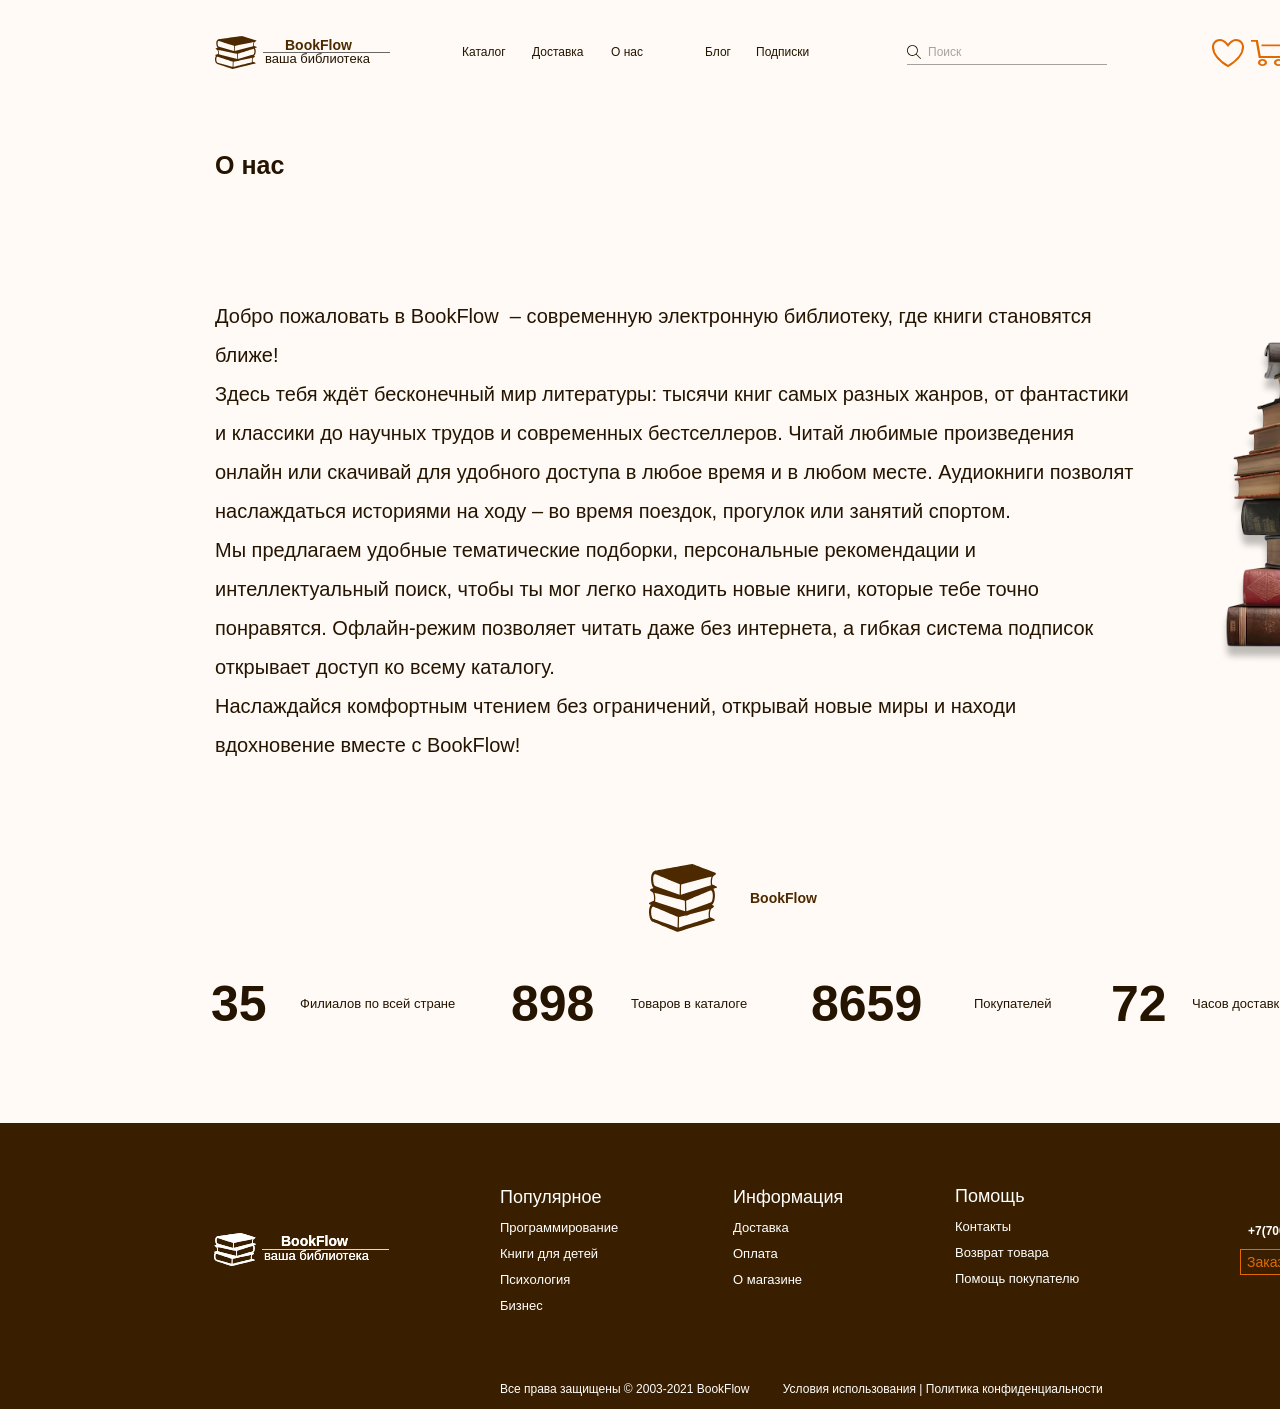
<file: aboutus.html>
﻿<!DOCTYPE html>
<html>

<head>
    <title>О нас</title>
    <meta http-equiv="X-UA-Compatible" content="IE=edge" />
    <meta http-equiv="content-type" content="text/html; charset=utf-8" />
    <link href="resources/css/axure_rp_page.css" type="text/css" rel="stylesheet" />
    <link href="data/styles.css" type="text/css" rel="stylesheet" />
    <link href="files/о_нас/styles.css" type="text/css" rel="stylesheet" />
    <link href="https://fonts.googleapis.com" rel="preconnect" />
    <link href="https://fonts.gstatic.com" rel="preconnect" />
    <link href="https://fonts.googleapis.com/css2?family=Inter:wght@100..900&display=swap" rel="stylesheet" />
    <script src="resources/scripts/jquery-3.7.1.min.js"></script>
    <script src="resources/scripts/axure/axQuery.js"></script>
    <script src="resources/scripts/axure/globals.js"></script>
    <script src="resources/scripts/axutils.js"></script>
    <script src="resources/scripts/axure/annotation.js"></script>
    <script src="resources/scripts/axure/axQuery.std.js"></script>
    <script src="resources/scripts/axure/doc.js"></script>
    <script src="resources/scripts/messagecenter.js"></script>
    <script src="resources/scripts/axure/events.js"></script>
    <script src="resources/scripts/axure/recording.js"></script>
    <script src="resources/scripts/axure/action.js"></script>
    <script src="resources/scripts/axure/expr.js"></script>
    <script src="resources/scripts/axure/geometry.js"></script>
    <script src="resources/scripts/axure/flyout.js"></script>
    <script src="resources/scripts/axure/model.js"></script>
    <script src="resources/scripts/axure/repeater.js"></script>
    <script src="resources/scripts/axure/sto.js"></script>
    <script src="resources/scripts/axure/utils.temp.js"></script>
    <script src="resources/scripts/axure/variables.js"></script>
    <script src="resources/scripts/axure/drag.js"></script>
    <script src="resources/scripts/axure/move.js"></script>
    <script src="resources/scripts/axure/visibility.js"></script>
    <script src="resources/scripts/axure/style.js"></script>
    <script src="resources/scripts/axure/adaptive.js"></script>
    <script src="resources/scripts/axure/tree.js"></script>
    <script src="resources/scripts/axure/init.temp.js"></script>
    <script src="resources/scripts/axure/legacy.js"></script>
    <script src="resources/scripts/axure/viewer.js"></script>
    <script src="resources/scripts/axure/math.js"></script>
    <script src="resources/scripts/axure/jquery.nicescroll.min.js"></script>
    <script src="data/document.js"></script>
    <script src="files/о_нас/data.js"></script>
    <script type="text/javascript">
        $axure.utils.getTransparentGifPath = function() {
            return 'resources/images/transparent.gif';
        };
        $axure.utils.getOtherPath = function() {
            return 'resources/Other.html';
        };
        $axure.utils.getReloadPath = function() {
            return 'resources/reload.html';
        };
    </script>
</head>

<body>
    <div id="base" class="">

        <!-- О нас (Group) -->
        <div id="u581" class="ax_default" data-label="О нас" data-left="0" data-top="0" data-width="1630" data-height="1409" layer-opacity="1">

            <!-- О нас BG (Rectangle) -->
            <div id="u582" class="ax_default shape transition notrs" data-label="О нас BG">
                <div id="u582_div" class=""></div>
                <div id="u582_text" class="text " style="display:none; visibility: hidden">
                    <p></p>
                </div>
            </div>

            <!-- Первый экран (Group) -->
            <div id="u583" class="ax_default" data-label="Первый экран" data-left="215" data-top="31" data-width="1173" data-height="910" layer-opacity="1">

                <!-- Шапка (Group) -->
                <div id="u584" class="ax_default" data-label="Шапка" data-left="215" data-top="31" data-width="1173" data-height="910" layer-opacity="1">

                    <!-- Лого (Group) -->
                    <a href="./index.html">
                        <div id="u4" class="ax_default" data-label="Лого" data-left="215" data-top="31" data-width="175" data-height="42" layer-opacity="1">
                        </div <!-- Unnamed (Rectangle) -->
                        <div id="u586" class="ax_default shape transition notrs">
                            <div id="u586_div" class=""></div>
                            <div id="u586_text" class="text ">
                                <p><span>BookFlow</span></p>
                            </div>
                        </div>

                        <!-- Unnamed (Rectangle) -->
                        <div id="u587" class="ax_default shape transition notrs">
                            <div id="u587_div" class=""></div>
                            <div id="u587_text" class="text ">
                                <p><span>ваша библиотека</span></p>
                            </div>
                        </div>

                        <!-- Line 1 (Shape) -->
                        <div id="u588" class="ax_default shape transition notrs" data-label="Line 1">
                            <svg data="images/главная/line_1_u7.svg" id="u588_img" class="img generatedImage">

  <g transform="matrix(1 0 0 1 -263 -52 )">
    <path d="M 0 0.5  L 127 0.5  " stroke-width="1" stroke-dasharray="0" stroke="rgba(0, 0, 0, 0.5882352941176471)" fill="none" transform="matrix(1 0 0 1 263 52 )" class="stroke" />
  </g>
                </svg>
                            <div id="u588_text" class="text " style="display:none; visibility: hidden">
                                <p></p>
                            </div>
                        </div>

                        <!-- books-stack-of-three 2 (Dynamic panel) -->
                        <div id="u589" class="ax_default" data-label="books-stack-of-three 2">
                            <div id="u589_state0" class="panel_state" data-label="State 1" style="">
                                <div id="u589_state0_content" class="panel_state_content">

                                    <!-- Group (Group) -->
                                    <div id="u590" class="ax_default" data-label="Group" data-left="0" data-top="5" data-width="42" data-height="33" layer-opacity="1">

                                        <!-- Group (Group) -->
                                        <div id="u591" class="ax_default" data-label="Group" data-left="0" data-top="5" data-width="42" data-height="33" layer-opacity="1">

                                            <!-- Vector (Shape) -->
                                            <div id="u592" class="ax_default shape transition notrs" data-label="Vector">
                                                <svg data="images/главная/vector_u11.svg" id="u592_img" class="img generatedImage">

  <defs>
    <pattern id="u592_img_bgp" patternUnits="userSpaceOnUse" alignment="0 0" imageRepeat="None" />
    <mask fill="white" id="u592_img_cl164">
      <path d="M 41.732834798267334 11.582544335791223  C 41.732960141457106 11.583301323543662  43.26176975333935 11.186133857984757  39.003736371805836 9.96914990344651  C 38.83389635534576 8.68403705659396  38.80995682521056 6.470605049418982  39.99582874274937 5.727369273601117  C 40.01701174078421 5.713743493822257  40.03280412489755 5.694061482084007  40.05135491634124 5.677155422005421  C 41.02088445988548 5.365024144351517  41.691848635297596 4.926981034627998  41.1651565592155 4.33753991851728  C 41.1651565592155 4.33753991851728  26.863247972227075 0  26.863247972227075 0  C 26.863247972227075 0  3.705216646722653 3.2407907392890145  3.705216646722653 3.2407907392890145  C 3.705216646722653 3.2407907392890145  1.0533310032144638 3.622312343737183  1.2902296188317874 7.769343410030477  C 1.4188317282948675 10.02642846192178  2.1221322805629517 11.134912386868606  2.737191291671702 11.680448207462998  C 2.737191291671702 11.680448207462998  0.8368632502946518 12.25689440673479  0.8368632502946518 12.25689440673479  C 0.30941910985005966 12.846335522845507  0.9802558592730737 13.28450403604926  1.949910736916346 13.596130661703201  C 1.9683361849222107 13.613541379421749  1.983878718915908 13.633097019480072  2.0054377472642515 13.646722799258932  C 3.190557540672262 14.39058941263674  3.1677452254985763 16.603770191731385  2.9972784937171113 17.889135349543928  C -1.2602533123471131 19.10599320876216  0.2680558986381755 19.502527856769248  0.2680558986381755 19.502527856769248  C 0.2680558986381755 19.502527856769248  1.2019879581358777 19.730003814069867  1.2019879581358777 19.730003814069867  C 0.5450643097666709 20.327519482499902  -0.10734695336141914 21.460603846365203  0.014862653846631772 23.609566011585482  C 0.25188661850506266 27.755840024678857  2.430100395695663 28.04198207025472  2.430100395695663 28.04198207025472  C 2.430100395695663 28.04198207025472  17.584593324731554 33  17.584593324731554 33  C 17.584593324731554 33  40.458471627663734 27.42326987478673  40.458471627663734 27.42326987478673  C 40.458471627663734 27.42326987478673  41.98728369913649 27.0261028250602  37.72862346780294 25.80911887052195  C 37.55740467165897 24.525772320709255  37.533588189485826 22.31284463465434  38.72146557214576 21.567085568756685  C 38.74327528550201 21.553838283617793  38.75919212586765 21.533778600679312  38.776865515114295 21.517124870360707  C 39.74652039275757 21.204993592706803  40.416857240223344 20.767327806383626  39.89003983004221 20.177886690272906  C 39.89003983004221 20.177886690272906  38.89581683918336 19.87572380113773  38.89581683918336 19.87572380113773  C 39.55888227678331 19.473258642371384  40.55486148406205 18.42142436345927  40.71091374850943 15.689203242087729  C 40.818583546813315 13.809855009924863  40.331496889134634 12.70919332633737  39.76770323016515 12.061211796151557  C 39.76770323016515 12.061211796151557  41.732834798267334 11.582544335791223  41.732834798267334 11.582544335791223  Z M 19.70941045654046 14.963756652308387  L 19.871104234709538 9.916033934371162  L 23.71763439075919 9.120314711517358  L 36.716724364504856 6.431494203582191  C 36.716724364504856 6.431494203582191  38.653404315138296 6.030542850415773  38.653404315138296 6.030542850415773  C 38.03458504198534 7.17056642744044  38.060531763050975 8.730718434429907  38.16293714070151 9.733474862666064  C 38.185373571246906 9.960318854407097  38.21119319504903 10.167481613669636  38.23626183218558 10.324935068056469  C 38.23626183218558 10.324935068056469  36.11645949877699 10.855457544292037  36.11645949877699 10.855457544292037  L 19.70941045654046 14.963756652308387  Z M 3.839083266491516 17.653712499403504  C 3.9408619288206594 16.651713064207282  3.967309194352627 15.09118283141776  3.347988525035239 13.951159254393092  C 3.347988525035239 13.951159254393092  5.284415536275684 14.352109644999816  5.284415536275684 14.352109644999816  L 17.768220630000098 16.935204039903873  L 18.858832177297014 17.16002910780517  L 22.129412163295065 17.836650819628325  L 22.2907291621793 22.88449674520648  L 5.427808264790682 18.66164148279929  C 5.427808264790682 18.66164148279929  3.7653815566494524 18.245802218834267  3.7653815566494524 18.245802218834267  C 3.789823476596856 18.088096438447455  3.8156440903112374 17.881187313664487  3.839083266491516 17.653712499403504  Z M 4.101176053194641 10.793636185337425  C 4.043643532899379 10.789472752757774  2.662862821682031 10.661542193308353  2.5956788734836724 7.569751844526891  C 2.572239697303394 6.466694530339122  2.767524444717316 5.66895480444608  3.1622301217050817 5.263461703599984  C 3.413417855615391 5.004571888741632  3.7098543968808286 4.950700069665987  3.9131610383989726 4.950700069665987  C 4.020580146091682 4.950700069665987  4.097916985129949 4.965713113224904  4.103181398779205 4.965713113224904  C 4.103181398779205 4.965713113224904  14.081376037657162 8.240063496271159  14.081376037657162 8.240063496271159  L 19.059632585096608 9.873769863294354  L 18.896309284335207 14.956816596909283  L 4.930320946369016 11.015685231079079  C 4.930320946369016 11.015685231079079  4.193302891655782 10.807891694416583  4.193302891655782 10.807891694416583  C 4.166228763249463 10.800195652247226  4.129503612243745 10.794897831552321  4.101176053194641 10.793636185337425  Z M 17.78301065136914 25.714622460169565  L 17.620691457838927 30.797794326544814  C 17.620691457838927 30.797794326544814  2.9180616053711947 26.648744291291795  2.9180616053711947 26.648744291291795  C 2.890862135394803 26.64079591983246  2.8545126355475023 26.635497344552792  2.8261850764983985 26.63410953369291  C 2.7676498087004955 26.630198430403244  1.3862424718141861 26.50239479018357  1.3194345557970777 23.411361494602023  C 1.2956193511710667 22.306916409974356  1.491906797525898 21.50993322592139  1.885860410151164 21.10406162855533  C 2.137674874324937 20.84517181369698  2.4342367795735536 20.791299032061637  2.6371673889104486 20.791299032061637  C 2.7448371872143356 20.791299032061637  2.821923367860268 20.805808656900204  2.8275638113560744 20.805808656900204  C 2.8275638113560744 20.805808656900204  17.78301065136914 25.714622460169565  17.78301065136914 25.714622460169565  Z M 37.37778648864202 21.871015717491414  C 36.758340485225595 23.010913078876104  36.7840350289439 24.571696585185308  36.886565755635544 25.573696020381526  C 36.90975424494017 25.801297005162493  36.93557536855274 26.008079959425483  36.960644005689296 26.165785739812296  C 36.960644005689296 26.165785739812296  18.433417763344536 30.804986572583942  18.433417763344536 30.804986572583942  L 18.59536017758991 25.7571387218864  L 22.55632986921651 24.937447912394695  L 23.141307441422754 25.079887496022874  L 25.333810963539474 24.362641914842747  L 35.440356804609294 22.27222022385755  C 35.440356804609294 22.27222022385755  37.37778648864202 21.871015717491414  37.37778648864202 21.871015717491414  Z M 39.40772026856703 15.490367285944513  C 39.33878151597456 18.58114815024612  37.95737235989101 18.709583470265464  37.90710974404782 18.71349457355514  C 37.87339242837857 18.714251561307574  37.83967697673279 18.71879273335493  37.80796515233331 18.728885903074087  C 37.80796515233331 18.728885903074087  36.410638053906304 19.122645972761077  36.410638053906304 19.122645972761077  L 23.10571040563837 22.877810805566792  L 22.94301443282331 17.79476407195186  L 27.308216657287407 16.36165899555204  C 27.308216657287407 16.36165899555204  37.878030798632736 12.892006694281823  37.878030798632736 12.892006694281823  C 37.87940957364722 12.891375871174375  38.434051980297546 12.767356356852146  38.841166629614115 13.184078107577303  C 39.23524560622256 13.589571208423399  39.43078341443382 14.387309971756745  39.40772026856703 15.490367285944513  Z " fill-rule="evenodd" />
    </mask>
  </defs>
  <g transform="matrix(1 0 0 1 0 -5 )">
    <path d="M 41.732834798267334 11.582544335791223  C 41.732960141457106 11.583301323543662  43.26176975333935 11.186133857984757  39.003736371805836 9.96914990344651  C 38.83389635534576 8.68403705659396  38.80995682521056 6.470605049418982  39.99582874274937 5.727369273601117  C 40.01701174078421 5.713743493822257  40.03280412489755 5.694061482084007  40.05135491634124 5.677155422005421  C 41.02088445988548 5.365024144351517  41.691848635297596 4.926981034627998  41.1651565592155 4.33753991851728  C 41.1651565592155 4.33753991851728  26.863247972227075 0  26.863247972227075 0  C 26.863247972227075 0  3.705216646722653 3.2407907392890145  3.705216646722653 3.2407907392890145  C 3.705216646722653 3.2407907392890145  1.0533310032144638 3.622312343737183  1.2902296188317874 7.769343410030477  C 1.4188317282948675 10.02642846192178  2.1221322805629517 11.134912386868606  2.737191291671702 11.680448207462998  C 2.737191291671702 11.680448207462998  0.8368632502946518 12.25689440673479  0.8368632502946518 12.25689440673479  C 0.30941910985005966 12.846335522845507  0.9802558592730737 13.28450403604926  1.949910736916346 13.596130661703201  C 1.9683361849222107 13.613541379421749  1.983878718915908 13.633097019480072  2.0054377472642515 13.646722799258932  C 3.190557540672262 14.39058941263674  3.1677452254985763 16.603770191731385  2.9972784937171113 17.889135349543928  C -1.2602533123471131 19.10599320876216  0.2680558986381755 19.502527856769248  0.2680558986381755 19.502527856769248  C 0.2680558986381755 19.502527856769248  1.2019879581358777 19.730003814069867  1.2019879581358777 19.730003814069867  C 0.5450643097666709 20.327519482499902  -0.10734695336141914 21.460603846365203  0.014862653846631772 23.609566011585482  C 0.25188661850506266 27.755840024678857  2.430100395695663 28.04198207025472  2.430100395695663 28.04198207025472  C 2.430100395695663 28.04198207025472  17.584593324731554 33  17.584593324731554 33  C 17.584593324731554 33  40.458471627663734 27.42326987478673  40.458471627663734 27.42326987478673  C 40.458471627663734 27.42326987478673  41.98728369913649 27.0261028250602  37.72862346780294 25.80911887052195  C 37.55740467165897 24.525772320709255  37.533588189485826 22.31284463465434  38.72146557214576 21.567085568756685  C 38.74327528550201 21.553838283617793  38.75919212586765 21.533778600679312  38.776865515114295 21.517124870360707  C 39.74652039275757 21.204993592706803  40.416857240223344 20.767327806383626  39.89003983004221 20.177886690272906  C 39.89003983004221 20.177886690272906  38.89581683918336 19.87572380113773  38.89581683918336 19.87572380113773  C 39.55888227678331 19.473258642371384  40.55486148406205 18.42142436345927  40.71091374850943 15.689203242087729  C 40.818583546813315 13.809855009924863  40.331496889134634 12.70919332633737  39.76770323016515 12.061211796151557  C 39.76770323016515 12.061211796151557  41.732834798267334 11.582544335791223  41.732834798267334 11.582544335791223  Z M 19.70941045654046 14.963756652308387  L 19.871104234709538 9.916033934371162  L 23.71763439075919 9.120314711517358  L 36.716724364504856 6.431494203582191  C 36.716724364504856 6.431494203582191  38.653404315138296 6.030542850415773  38.653404315138296 6.030542850415773  C 38.03458504198534 7.17056642744044  38.060531763050975 8.730718434429907  38.16293714070151 9.733474862666064  C 38.185373571246906 9.960318854407097  38.21119319504903 10.167481613669636  38.23626183218558 10.324935068056469  C 38.23626183218558 10.324935068056469  36.11645949877699 10.855457544292037  36.11645949877699 10.855457544292037  L 19.70941045654046 14.963756652308387  Z M 3.839083266491516 17.653712499403504  C 3.9408619288206594 16.651713064207282  3.967309194352627 15.09118283141776  3.347988525035239 13.951159254393092  C 3.347988525035239 13.951159254393092  5.284415536275684 14.352109644999816  5.284415536275684 14.352109644999816  L 17.768220630000098 16.935204039903873  L 18.858832177297014 17.16002910780517  L 22.129412163295065 17.836650819628325  L 22.2907291621793 22.88449674520648  L 5.427808264790682 18.66164148279929  C 5.427808264790682 18.66164148279929  3.7653815566494524 18.245802218834267  3.7653815566494524 18.245802218834267  C 3.789823476596856 18.088096438447455  3.8156440903112374 17.881187313664487  3.839083266491516 17.653712499403504  Z M 4.101176053194641 10.793636185337425  C 4.043643532899379 10.789472752757774  2.662862821682031 10.661542193308353  2.5956788734836724 7.569751844526891  C 2.572239697303394 6.466694530339122  2.767524444717316 5.66895480444608  3.1622301217050817 5.263461703599984  C 3.413417855615391 5.004571888741632  3.7098543968808286 4.950700069665987  3.9131610383989726 4.950700069665987  C 4.020580146091682 4.950700069665987  4.097916985129949 4.965713113224904  4.103181398779205 4.965713113224904  C 4.103181398779205 4.965713113224904  14.081376037657162 8.240063496271159  14.081376037657162 8.240063496271159  L 19.059632585096608 9.873769863294354  L 18.896309284335207 14.956816596909283  L 4.930320946369016 11.015685231079079  C 4.930320946369016 11.015685231079079  4.193302891655782 10.807891694416583  4.193302891655782 10.807891694416583  C 4.166228763249463 10.800195652247226  4.129503612243745 10.794897831552321  4.101176053194641 10.793636185337425  Z M 17.78301065136914 25.714622460169565  L 17.620691457838927 30.797794326544814  C 17.620691457838927 30.797794326544814  2.9180616053711947 26.648744291291795  2.9180616053711947 26.648744291291795  C 2.890862135394803 26.64079591983246  2.8545126355475023 26.635497344552792  2.8261850764983985 26.63410953369291  C 2.7676498087004955 26.630198430403244  1.3862424718141861 26.50239479018357  1.3194345557970777 23.411361494602023  C 1.2956193511710667 22.306916409974356  1.491906797525898 21.50993322592139  1.885860410151164 21.10406162855533  C 2.137674874324937 20.84517181369698  2.4342367795735536 20.791299032061637  2.6371673889104486 20.791299032061637  C 2.7448371872143356 20.791299032061637  2.821923367860268 20.805808656900204  2.8275638113560744 20.805808656900204  C 2.8275638113560744 20.805808656900204  17.78301065136914 25.714622460169565  17.78301065136914 25.714622460169565  Z M 37.37778648864202 21.871015717491414  C 36.758340485225595 23.010913078876104  36.7840350289439 24.571696585185308  36.886565755635544 25.573696020381526  C 36.90975424494017 25.801297005162493  36.93557536855274 26.008079959425483  36.960644005689296 26.165785739812296  C 36.960644005689296 26.165785739812296  18.433417763344536 30.804986572583942  18.433417763344536 30.804986572583942  L 18.59536017758991 25.7571387218864  L 22.55632986921651 24.937447912394695  L 23.141307441422754 25.079887496022874  L 25.333810963539474 24.362641914842747  L 35.440356804609294 22.27222022385755  C 35.440356804609294 22.27222022385755  37.37778648864202 21.871015717491414  37.37778648864202 21.871015717491414  Z M 39.40772026856703 15.490367285944513  C 39.33878151597456 18.58114815024612  37.95737235989101 18.709583470265464  37.90710974404782 18.71349457355514  C 37.87339242837857 18.714251561307574  37.83967697673279 18.71879273335493  37.80796515233331 18.728885903074087  C 37.80796515233331 18.728885903074087  36.410638053906304 19.122645972761077  36.410638053906304 19.122645972761077  L 23.10571040563837 22.877810805566792  L 22.94301443282331 17.79476407195186  L 27.308216657287407 16.36165899555204  C 27.308216657287407 16.36165899555204  37.878030798632736 12.892006694281823  37.878030798632736 12.892006694281823  C 37.87940957364722 12.891375871174375  38.434051980297546 12.767356356852146  38.841166629614115 13.184078107577303  C 39.23524560622256 13.589571208423399  39.43078341443382 14.387309971756745  39.40772026856703 15.490367285944513  Z " fill-rule="nonzero" fill="rgba(77, 41, 0, 1)" stroke="none" transform="matrix(1 0 0 1 0 5 )" class="fill" />
    <path d="M 41.732834798267334 11.582544335791223  C 41.732960141457106 11.583301323543662  43.26176975333935 11.186133857984757  39.003736371805836 9.96914990344651  C 38.83389635534576 8.68403705659396  38.80995682521056 6.470605049418982  39.99582874274937 5.727369273601117  C 40.01701174078421 5.713743493822257  40.03280412489755 5.694061482084007  40.05135491634124 5.677155422005421  C 41.02088445988548 5.365024144351517  41.691848635297596 4.926981034627998  41.1651565592155 4.33753991851728  C 41.1651565592155 4.33753991851728  26.863247972227075 0  26.863247972227075 0  C 26.863247972227075 0  3.705216646722653 3.2407907392890145  3.705216646722653 3.2407907392890145  C 3.705216646722653 3.2407907392890145  1.0533310032144638 3.622312343737183  1.2902296188317874 7.769343410030477  C 1.4188317282948675 10.02642846192178  2.1221322805629517 11.134912386868606  2.737191291671702 11.680448207462998  C 2.737191291671702 11.680448207462998  0.8368632502946518 12.25689440673479  0.8368632502946518 12.25689440673479  C 0.30941910985005966 12.846335522845507  0.9802558592730737 13.28450403604926  1.949910736916346 13.596130661703201  C 1.9683361849222107 13.613541379421749  1.983878718915908 13.633097019480072  2.0054377472642515 13.646722799258932  C 3.190557540672262 14.39058941263674  3.1677452254985763 16.603770191731385  2.9972784937171113 17.889135349543928  C -1.2602533123471131 19.10599320876216  0.2680558986381755 19.502527856769248  0.2680558986381755 19.502527856769248  C 0.2680558986381755 19.502527856769248  1.2019879581358777 19.730003814069867  1.2019879581358777 19.730003814069867  C 0.5450643097666709 20.327519482499902  -0.10734695336141914 21.460603846365203  0.014862653846631772 23.609566011585482  C 0.25188661850506266 27.755840024678857  2.430100395695663 28.04198207025472  2.430100395695663 28.04198207025472  C 2.430100395695663 28.04198207025472  17.584593324731554 33  17.584593324731554 33  C 17.584593324731554 33  40.458471627663734 27.42326987478673  40.458471627663734 27.42326987478673  C 40.458471627663734 27.42326987478673  41.98728369913649 27.0261028250602  37.72862346780294 25.80911887052195  C 37.55740467165897 24.525772320709255  37.533588189485826 22.31284463465434  38.72146557214576 21.567085568756685  C 38.74327528550201 21.553838283617793  38.75919212586765 21.533778600679312  38.776865515114295 21.517124870360707  C 39.74652039275757 21.204993592706803  40.416857240223344 20.767327806383626  39.89003983004221 20.177886690272906  C 39.89003983004221 20.177886690272906  38.89581683918336 19.87572380113773  38.89581683918336 19.87572380113773  C 39.55888227678331 19.473258642371384  40.55486148406205 18.42142436345927  40.71091374850943 15.689203242087729  C 40.818583546813315 13.809855009924863  40.331496889134634 12.70919332633737  39.76770323016515 12.061211796151557  C 39.76770323016515 12.061211796151557  41.732834798267334 11.582544335791223  41.732834798267334 11.582544335791223  Z " stroke-width="0" stroke-dasharray="0" stroke="rgba(121, 121, 121, 1)" fill="none" transform="matrix(1 0 0 1 0 5 )" class="stroke" mask="url(#u592_img_cl164)" />
    <path d="M 19.70941045654046 14.963756652308387  L 19.871104234709538 9.916033934371162  L 23.71763439075919 9.120314711517358  L 36.716724364504856 6.431494203582191  C 36.716724364504856 6.431494203582191  38.653404315138296 6.030542850415773  38.653404315138296 6.030542850415773  C 38.03458504198534 7.17056642744044  38.060531763050975 8.730718434429907  38.16293714070151 9.733474862666064  C 38.185373571246906 9.960318854407097  38.21119319504903 10.167481613669636  38.23626183218558 10.324935068056469  C 38.23626183218558 10.324935068056469  36.11645949877699 10.855457544292037  36.11645949877699 10.855457544292037  L 19.70941045654046 14.963756652308387  Z " stroke-width="0" stroke-dasharray="0" stroke="rgba(121, 121, 121, 1)" fill="none" transform="matrix(1 0 0 1 0 5 )" class="stroke" mask="url(#u592_img_cl164)" />
    <path d="M 3.839083266491516 17.653712499403504  C 3.9408619288206594 16.651713064207282  3.967309194352627 15.09118283141776  3.347988525035239 13.951159254393092  C 3.347988525035239 13.951159254393092  5.284415536275684 14.352109644999816  5.284415536275684 14.352109644999816  L 17.768220630000098 16.935204039903873  L 18.858832177297014 17.16002910780517  L 22.129412163295065 17.836650819628325  L 22.2907291621793 22.88449674520648  L 5.427808264790682 18.66164148279929  C 5.427808264790682 18.66164148279929  3.7653815566494524 18.245802218834267  3.7653815566494524 18.245802218834267  C 3.789823476596856 18.088096438447455  3.8156440903112374 17.881187313664487  3.839083266491516 17.653712499403504  Z " stroke-width="0" stroke-dasharray="0" stroke="rgba(121, 121, 121, 1)" fill="none" transform="matrix(1 0 0 1 0 5 )" class="stroke" mask="url(#u592_img_cl164)" />
    <path d="M 4.101176053194641 10.793636185337425  C 4.043643532899379 10.789472752757774  2.662862821682031 10.661542193308353  2.5956788734836724 7.569751844526891  C 2.572239697303394 6.466694530339122  2.767524444717316 5.66895480444608  3.1622301217050817 5.263461703599984  C 3.413417855615391 5.004571888741632  3.7098543968808286 4.950700069665987  3.9131610383989726 4.950700069665987  C 4.020580146091682 4.950700069665987  4.097916985129949 4.965713113224904  4.103181398779205 4.965713113224904  C 4.103181398779205 4.965713113224904  14.081376037657162 8.240063496271159  14.081376037657162 8.240063496271159  L 19.059632585096608 9.873769863294354  L 18.896309284335207 14.956816596909283  L 4.930320946369016 11.015685231079079  C 4.930320946369016 11.015685231079079  4.193302891655782 10.807891694416583  4.193302891655782 10.807891694416583  C 4.166228763249463 10.800195652247226  4.129503612243745 10.794897831552321  4.101176053194641 10.793636185337425  Z " stroke-width="0" stroke-dasharray="0" stroke="rgba(121, 121, 121, 1)" fill="none" transform="matrix(1 0 0 1 0 5 )" class="stroke" mask="url(#u592_img_cl164)" />
    <path d="M 17.78301065136914 25.714622460169565  L 17.620691457838927 30.797794326544814  C 17.620691457838927 30.797794326544814  2.9180616053711947 26.648744291291795  2.9180616053711947 26.648744291291795  C 2.890862135394803 26.64079591983246  2.8545126355475023 26.635497344552792  2.8261850764983985 26.63410953369291  C 2.7676498087004955 26.630198430403244  1.3862424718141861 26.50239479018357  1.3194345557970777 23.411361494602023  C 1.2956193511710667 22.306916409974356  1.491906797525898 21.50993322592139  1.885860410151164 21.10406162855533  C 2.137674874324937 20.84517181369698  2.4342367795735536 20.791299032061637  2.6371673889104486 20.791299032061637  C 2.7448371872143356 20.791299032061637  2.821923367860268 20.805808656900204  2.8275638113560744 20.805808656900204  C 2.8275638113560744 20.805808656900204  17.78301065136914 25.714622460169565  17.78301065136914 25.714622460169565  Z " stroke-width="0" stroke-dasharray="0" stroke="rgba(121, 121, 121, 1)" fill="none" transform="matrix(1 0 0 1 0 5 )" class="stroke" mask="url(#u592_img_cl164)" />
    <path d="M 37.37778648864202 21.871015717491414  C 36.758340485225595 23.010913078876104  36.7840350289439 24.571696585185308  36.886565755635544 25.573696020381526  C 36.90975424494017 25.801297005162493  36.93557536855274 26.008079959425483  36.960644005689296 26.165785739812296  C 36.960644005689296 26.165785739812296  18.433417763344536 30.804986572583942  18.433417763344536 30.804986572583942  L 18.59536017758991 25.7571387218864  L 22.55632986921651 24.937447912394695  L 23.141307441422754 25.079887496022874  L 25.333810963539474 24.362641914842747  L 35.440356804609294 22.27222022385755  C 35.440356804609294 22.27222022385755  37.37778648864202 21.871015717491414  37.37778648864202 21.871015717491414  Z " stroke-width="0" stroke-dasharray="0" stroke="rgba(121, 121, 121, 1)" fill="none" transform="matrix(1 0 0 1 0 5 )" class="stroke" mask="url(#u592_img_cl164)" />
    <path d="M 39.40772026856703 15.490367285944513  C 39.33878151597456 18.58114815024612  37.95737235989101 18.709583470265464  37.90710974404782 18.71349457355514  C 37.87339242837857 18.714251561307574  37.83967697673279 18.71879273335493  37.80796515233331 18.728885903074087  C 37.80796515233331 18.728885903074087  36.410638053906304 19.122645972761077  36.410638053906304 19.122645972761077  L 23.10571040563837 22.877810805566792  L 22.94301443282331 17.79476407195186  L 27.308216657287407 16.36165899555204  C 27.308216657287407 16.36165899555204  37.878030798632736 12.892006694281823  37.878030798632736 12.892006694281823  C 37.87940957364722 12.891375871174375  38.434051980297546 12.767356356852146  38.841166629614115 13.184078107577303  C 39.23524560622256 13.589571208423399  39.43078341443382 14.387309971756745  39.40772026856703 15.490367285944513  Z " stroke-width="0" stroke-dasharray="0" stroke="rgba(121, 121, 121, 1)" fill="none" transform="matrix(1 0 0 1 0 5 )" class="stroke" mask="url(#u592_img_cl164)" />
  </g>
                          </svg>
                                                <div id="u592_text" class="text " style="display:none; visibility: hidden">
                                                    <p></p>
                                                </div>
                                            </div>
                                        </div>
                                    </div>
                                </div>
                            </div>
                        </div>
                </div>

                <!-- Лого (Group) -->
                <div id="u593" class="ax_default" data-label="Лого" data-left="649" data-top="854" data-width="236" data-height="87" layer-opacity="1">

                    <!-- Unnamed (Rectangle) -->
                    <div id="u594" class="ax_default shape transition notrs">
                        <div id="u594_div" class=""></div>
                        <div id="u594_text" class="text ">
                            <p><span>BookFlow</span></p>
                        </div>
                    </div>

                    <!-- books-stack-of-three 2 (Dynamic panel) -->
                    <div id="u595" class="ax_default" data-label="books-stack-of-three 2">
                        <div id="u595_state0" class="panel_state" data-label="State 1" style="">
                            <div id="u595_state0_content" class="panel_state_content">

                                <!-- Group (Group) -->
                                <div id="u596" class="ax_default" data-label="Group" data-left="0" data-top="10" data-width="68" data-height="68" layer-opacity="1">

                                    <!-- Group (Group) -->
                                    <div id="u597" class="ax_default" data-label="Group" data-left="0" data-top="10" data-width="68" data-height="68" layer-opacity="1">

                                        <!-- Vector (Shape) -->
                                        <div id="u598" class="ax_default shape transition notrs" data-label="Vector">
                                            <svg data="images/о_нас/vector_u598.svg" id="u598_img" class="img generatedImage">

  <defs>
    <pattern id="u598_img_bgp" patternUnits="userSpaceOnUse" alignment="0 0" imageRepeat="None" />
    <mask fill="white" id="u598_img_cl179">
      <path d="M 67.56744681624237 23.867061055569792  C 67.56764975283532 23.868620909120267  70.04286531493037 23.050215222514048  63.14890650673325 20.542490710132203  C 62.87392743246456 17.894379389345126  62.83516819319806 13.333367980620931  64.75515129778469 11.801851836511393  C 64.7894475803173 11.773774472118589  64.81501620221508 11.733217599445833  64.84505081693344 11.698380869586929  C 66.41476531600506 11.055201267148584  67.5010882666723 10.152566980445568  66.64834871492033 8.937961044217424  C 66.64834871492033 8.937961044217424  43.49287766932003 0  43.49287766932003 0  C 43.49287766932003 0  5.998922189931914 6.6779930385349395  5.998922189931914 6.6779930385349395  C 5.998922189931914 6.6779930385349395  1.7053930528234176 7.464158768912984  2.0889431923943227 16.00955611763856  C 2.2971561315250235 20.660519254869122  3.4358332161495415 22.94466794869895  4.431643043658947 24.068802366893454  C 4.431643043658947 24.068802366893454  1.3549214528580078 25.256630898726232  1.3549214528580078 25.256630898726232  C 0.5009642730905728 26.47123683495438  1.5870809150135479 27.374129528828778  3.1569983359597984 28.016269242297508  C 3.1868300136835797 28.052145872747843  3.2119941163400414 28.092442343171058  3.2468992098564073 28.120519707563865  C 5.165664589659854 29.653335759372677  5.128730365092933 34.21382948599195  4.852736608875324 36.862460720272324  C -2.040410124752469 39.369925399873544  0.4339952644618081 40.18702709879724  0.4339952644618081 40.18702709879724  C 0.4339952644618081 40.18702709879724  1.9460757417438022 40.655765435053056  1.9460757417438022 40.655765435053056  C 0.8824850729555626 41.887009842727075  -0.17379982925182147 44.22185035008587  0.024063344323118106 48.6500148117519  C 0.40781642996057776 57.19385217206553  3.9344482596977404 57.78347820537336  3.9344482596977404 57.78347820537336  C 3.9344482596977404 57.78347820537336  28.47029395432728 68  28.47029395432728 68  C 28.47029395432728 68  65.50419215907463 56.508556105621146  65.50419215907463 56.508556105621146  C 65.50419215907463 56.508556105621146  67.97941170336387 55.69015127588162  61.08443799549048 53.18242676349978  C 60.80722661125739 50.53795508509785  60.76866659250086 45.977982883530146  62.69189664061695 44.44126723258953  C 62.727207605098485 44.413969796545764  62.752977727595244 44.372634692308885  62.78159178637552 44.33831791468267  C 64.35150920732177 43.695138312244325  65.43681648417113 42.79328154042686  64.58387401054453 41.578675604198715  C 64.58387401054453 41.578675604198715  62.97417964439212 40.95603692355654  62.97417964439212 40.95603692355654  C 64.0477141624111 40.12671477821983  65.66025192657668 37.95929868834032  65.91290797377718 32.32926728672623  C 66.08723050436443 28.45667092954214  65.29861401097989 26.188640793664884  64.3858052297912 24.853406125403207  C 64.3858052297912 24.853406125403207  67.56744681624237 23.867061055569792  67.56744681624237 23.867061055569792  Z M 31.910474072494083 30.834407647180917  L 32.17226399905354 20.433039622340576  L 38.39997948980059 18.793375769187286  L 59.446125161579296 13.252775934654212  C 59.446125161579296 13.252775934654212  62.581702224509634 12.42657314631129  62.581702224509634 12.42657314631129  C 61.57980435369055 14.775712638362123  61.621813330653964 17.99057131943133  61.78761251351674 20.05685729276644  C 61.82393816297119 20.524293396960083  61.86574136341272 20.951174234228343  61.90632868068142 21.275623776601208  C 61.90632868068142 21.275623776601208  58.47426775992465 22.368821606419957  58.47426775992465 22.368821606419957  L 31.910474072494083 30.834407647180917  Z M 6.215658621938645 36.37734696846782  C 6.380443122852496 34.31262085957863  6.4232625051423495 31.09698280413357  5.420552850057054 28.747843312082733  C 5.420552850057054 28.747843312082733  8.555720392065394 29.574044116969315  8.555720392065394 29.574044116969315  L 28.767595305714448 34.89678408222616  L 30.533347334671355 35.360059979719736  L 35.828572073906294 36.754310779840196  L 36.08975197686173 47.15593268709214  L 8.78788004775634 38.45429154031369  C 8.78788004775634 38.45429154031369  6.096332044099115 37.59741063274941  6.096332044099115 37.59741063274941  C 6.135904676394909 37.272441145891726  6.1777094795515275 36.84608294936924  6.215658621938645 36.37734696846782  Z M 6.639999324219895 22.24143213948318  C 6.546851434218043 22.232852945076626  4.311301711294717 21.969238458938424  4.202527699925946 15.598276528116015  C 4.164578557538828 13.325309941304859  4.480753862875655 11.68148262734344  5.119801149427277 10.84592108620603  C 5.526486051948728 10.312451164679729  6.006430928283246 10.201442567796578  6.335594062169765 10.201442567796578  C 6.509510712719866 10.201442567796578  6.634722737829442 10.232378536342226  6.643246074213953 10.232378536342226  C 6.643246074213953 10.232378536342226  22.798418346683025 16.979524780195117  22.798418346683025 16.979524780195117  L 30.858452756823077 20.34595002133382  L 30.594024555590337 30.820106926964584  L 7.982424389359359 22.698987748890225  C 7.982424389359359 22.698987748890225  6.789157062680791 22.270807127888716  6.789157062680791 22.270807127888716  C 6.745322759546749 22.254948616751857  6.685862991251779 22.24403189531993  6.639999324219895 22.24143213948318  Z M 28.791541054597655 52.98770688762214  L 28.528738550786834 63.462121642577195  C 28.528738550786834 63.462121642577195  4.724480694410506 54.912563994177034  4.724480694410506 54.912563994177034  C 4.680443457305872 54.896185531775984  4.62159188612453 54.88526725544213  4.575728219092646 54.88240752397327  C 4.480956833134136 54.874348280830915  2.2443925734134442 54.610995325226746  2.1362273760524113 48.24159338281628  C 2.0976694257055364 45.96576714782594  2.4154681483752634 44.323498768565294  3.053297806911409 43.48715729520492  C 3.4609974155737073 42.95368737367862  3.941145262166706 42.84267679333912  4.269699582045488 42.84267679333912  C 4.444022112632735 42.84267679333912  4.568828309869006 42.8725754142186  4.5779604564812635 42.8725754142186  C 4.5779604564812635 42.8725754142186  4.578975139375181 42.8725754142186  4.5779604564812635 42.8725754142186  C 4.5779604564812635 42.8725754142186  28.791541054597655 52.98770688762214  28.791541054597655 52.98770688762214  Z M 60.51641621970613 45.06754753907322  C 59.5135036427462 47.41642695041138  59.55510433257584 50.63258690280609  59.721106461505165 52.69731301169527  C 59.75864972990313 53.16630898033484  59.80045535860921 53.59240718911917  59.841042675877915 53.917376675976854  C 59.841042675877915 53.917376675976854  29.84458114065306 63.476942028354784  29.84458114065306 63.476942028354784  L 30.106773620859855 53.075316154190155  L 36.519772169207684 51.38625630432847  L 37.466878714684455 51.67976817362289  L 41.01664632192106 50.201807582100216  L 57.37962530270076 45.894271976433735  C 57.37962530270076 45.894271976433735  60.51641621970613 45.06754753907322  60.51641621970613 45.06754753907322  Z M 63.80297567291805 31.919544710431122  C 63.69136054967311 38.288426491416246  61.45479334458544 38.55308109024398  61.37341577607744 38.56114033338634  C 61.31882583642246 38.562700186936816  61.26423891471023 38.57205775357986  61.2128959609206 38.592855800273874  C 61.2128959609206 38.592855800273874  58.95055684918163 39.404240186295546  58.95055684918163 39.404240186295546  L 37.40924541865261 47.14215559934975  L 37.145832891237745 36.667998693718985  L 44.213303159417706 33.7149336878042  C 44.213303159417706 33.7149336878042  61.326335578738714 26.56534712761103  61.326335578738714 26.56534712761103  C 61.32856788114313 26.564047249692653  62.22656034905317 26.308491886846845  62.88569835270858 27.167191251977474  C 63.5237309815032 28.002752793114887  63.84031600432143 29.646578123619964  63.80297567291805 31.919544710431122  Z " fill-rule="evenodd" />
    </mask>
  </defs>
  <g transform="matrix(1 0 0 1 0 -10 )">
    <path d="M 67.56744681624237 23.867061055569792  C 67.56764975283532 23.868620909120267  70.04286531493037 23.050215222514048  63.14890650673325 20.542490710132203  C 62.87392743246456 17.894379389345126  62.83516819319806 13.333367980620931  64.75515129778469 11.801851836511393  C 64.7894475803173 11.773774472118589  64.81501620221508 11.733217599445833  64.84505081693344 11.698380869586929  C 66.41476531600506 11.055201267148584  67.5010882666723 10.152566980445568  66.64834871492033 8.937961044217424  C 66.64834871492033 8.937961044217424  43.49287766932003 0  43.49287766932003 0  C 43.49287766932003 0  5.998922189931914 6.6779930385349395  5.998922189931914 6.6779930385349395  C 5.998922189931914 6.6779930385349395  1.7053930528234176 7.464158768912984  2.0889431923943227 16.00955611763856  C 2.2971561315250235 20.660519254869122  3.4358332161495415 22.94466794869895  4.431643043658947 24.068802366893454  C 4.431643043658947 24.068802366893454  1.3549214528580078 25.256630898726232  1.3549214528580078 25.256630898726232  C 0.5009642730905728 26.47123683495438  1.5870809150135479 27.374129528828778  3.1569983359597984 28.016269242297508  C 3.1868300136835797 28.052145872747843  3.2119941163400414 28.092442343171058  3.2468992098564073 28.120519707563865  C 5.165664589659854 29.653335759372677  5.128730365092933 34.21382948599195  4.852736608875324 36.862460720272324  C -2.040410124752469 39.369925399873544  0.4339952644618081 40.18702709879724  0.4339952644618081 40.18702709879724  C 0.4339952644618081 40.18702709879724  1.9460757417438022 40.655765435053056  1.9460757417438022 40.655765435053056  C 0.8824850729555626 41.887009842727075  -0.17379982925182147 44.22185035008587  0.024063344323118106 48.6500148117519  C 0.40781642996057776 57.19385217206553  3.9344482596977404 57.78347820537336  3.9344482596977404 57.78347820537336  C 3.9344482596977404 57.78347820537336  28.47029395432728 68  28.47029395432728 68  C 28.47029395432728 68  65.50419215907463 56.508556105621146  65.50419215907463 56.508556105621146  C 65.50419215907463 56.508556105621146  67.97941170336387 55.69015127588162  61.08443799549048 53.18242676349978  C 60.80722661125739 50.53795508509785  60.76866659250086 45.977982883530146  62.69189664061695 44.44126723258953  C 62.727207605098485 44.413969796545764  62.752977727595244 44.372634692308885  62.78159178637552 44.33831791468267  C 64.35150920732177 43.695138312244325  65.43681648417113 42.79328154042686  64.58387401054453 41.578675604198715  C 64.58387401054453 41.578675604198715  62.97417964439212 40.95603692355654  62.97417964439212 40.95603692355654  C 64.0477141624111 40.12671477821983  65.66025192657668 37.95929868834032  65.91290797377718 32.32926728672623  C 66.08723050436443 28.45667092954214  65.29861401097989 26.188640793664884  64.3858052297912 24.853406125403207  C 64.3858052297912 24.853406125403207  67.56744681624237 23.867061055569792  67.56744681624237 23.867061055569792  Z M 31.910474072494083 30.834407647180917  L 32.17226399905354 20.433039622340576  L 38.39997948980059 18.793375769187286  L 59.446125161579296 13.252775934654212  C 59.446125161579296 13.252775934654212  62.581702224509634 12.42657314631129  62.581702224509634 12.42657314631129  C 61.57980435369055 14.775712638362123  61.621813330653964 17.99057131943133  61.78761251351674 20.05685729276644  C 61.82393816297119 20.524293396960083  61.86574136341272 20.951174234228343  61.90632868068142 21.275623776601208  C 61.90632868068142 21.275623776601208  58.47426775992465 22.368821606419957  58.47426775992465 22.368821606419957  L 31.910474072494083 30.834407647180917  Z M 6.215658621938645 36.37734696846782  C 6.380443122852496 34.31262085957863  6.4232625051423495 31.09698280413357  5.420552850057054 28.747843312082733  C 5.420552850057054 28.747843312082733  8.555720392065394 29.574044116969315  8.555720392065394 29.574044116969315  L 28.767595305714448 34.89678408222616  L 30.533347334671355 35.360059979719736  L 35.828572073906294 36.754310779840196  L 36.08975197686173 47.15593268709214  L 8.78788004775634 38.45429154031369  C 8.78788004775634 38.45429154031369  6.096332044099115 37.59741063274941  6.096332044099115 37.59741063274941  C 6.135904676394909 37.272441145891726  6.1777094795515275 36.84608294936924  6.215658621938645 36.37734696846782  Z M 6.639999324219895 22.24143213948318  C 6.546851434218043 22.232852945076626  4.311301711294717 21.969238458938424  4.202527699925946 15.598276528116015  C 4.164578557538828 13.325309941304859  4.480753862875655 11.68148262734344  5.119801149427277 10.84592108620603  C 5.526486051948728 10.312451164679729  6.006430928283246 10.201442567796578  6.335594062169765 10.201442567796578  C 6.509510712719866 10.201442567796578  6.634722737829442 10.232378536342226  6.643246074213953 10.232378536342226  C 6.643246074213953 10.232378536342226  22.798418346683025 16.979524780195117  22.798418346683025 16.979524780195117  L 30.858452756823077 20.34595002133382  L 30.594024555590337 30.820106926964584  L 7.982424389359359 22.698987748890225  C 7.982424389359359 22.698987748890225  6.789157062680791 22.270807127888716  6.789157062680791 22.270807127888716  C 6.745322759546749 22.254948616751857  6.685862991251779 22.24403189531993  6.639999324219895 22.24143213948318  Z M 28.791541054597655 52.98770688762214  L 28.528738550786834 63.462121642577195  C 28.528738550786834 63.462121642577195  4.724480694410506 54.912563994177034  4.724480694410506 54.912563994177034  C 4.680443457305872 54.896185531775984  4.62159188612453 54.88526725544213  4.575728219092646 54.88240752397327  C 4.480956833134136 54.874348280830915  2.2443925734134442 54.610995325226746  2.1362273760524113 48.24159338281628  C 2.0976694257055364 45.96576714782594  2.4154681483752634 44.323498768565294  3.053297806911409 43.48715729520492  C 3.4609974155737073 42.95368737367862  3.941145262166706 42.84267679333912  4.269699582045488 42.84267679333912  C 4.444022112632735 42.84267679333912  4.568828309869006 42.8725754142186  4.5779604564812635 42.8725754142186  C 4.5779604564812635 42.8725754142186  4.578975139375181 42.8725754142186  4.5779604564812635 42.8725754142186  C 4.5779604564812635 42.8725754142186  28.791541054597655 52.98770688762214  28.791541054597655 52.98770688762214  Z M 60.51641621970613 45.06754753907322  C 59.5135036427462 47.41642695041138  59.55510433257584 50.63258690280609  59.721106461505165 52.69731301169527  C 59.75864972990313 53.16630898033484  59.80045535860921 53.59240718911917  59.841042675877915 53.917376675976854  C 59.841042675877915 53.917376675976854  29.84458114065306 63.476942028354784  29.84458114065306 63.476942028354784  L 30.106773620859855 53.075316154190155  L 36.519772169207684 51.38625630432847  L 37.466878714684455 51.67976817362289  L 41.01664632192106 50.201807582100216  L 57.37962530270076 45.894271976433735  C 57.37962530270076 45.894271976433735  60.51641621970613 45.06754753907322  60.51641621970613 45.06754753907322  Z M 63.80297567291805 31.919544710431122  C 63.69136054967311 38.288426491416246  61.45479334458544 38.55308109024398  61.37341577607744 38.56114033338634  C 61.31882583642246 38.562700186936816  61.26423891471023 38.57205775357986  61.2128959609206 38.592855800273874  C 61.2128959609206 38.592855800273874  58.95055684918163 39.404240186295546  58.95055684918163 39.404240186295546  L 37.40924541865261 47.14215559934975  L 37.145832891237745 36.667998693718985  L 44.213303159417706 33.7149336878042  C 44.213303159417706 33.7149336878042  61.326335578738714 26.56534712761103  61.326335578738714 26.56534712761103  C 61.32856788114313 26.564047249692653  62.22656034905317 26.308491886846845  62.88569835270858 27.167191251977474  C 63.5237309815032 28.002752793114887  63.84031600432143 29.646578123619964  63.80297567291805 31.919544710431122  Z " fill-rule="nonzero" fill="rgba(77, 41, 0, 1)" stroke="none" transform="matrix(1 0 0 1 0 10 )" class="fill" />
    <path d="M 67.56744681624237 23.867061055569792  C 67.56764975283532 23.868620909120267  70.04286531493037 23.050215222514048  63.14890650673325 20.542490710132203  C 62.87392743246456 17.894379389345126  62.83516819319806 13.333367980620931  64.75515129778469 11.801851836511393  C 64.7894475803173 11.773774472118589  64.81501620221508 11.733217599445833  64.84505081693344 11.698380869586929  C 66.41476531600506 11.055201267148584  67.5010882666723 10.152566980445568  66.64834871492033 8.937961044217424  C 66.64834871492033 8.937961044217424  43.49287766932003 0  43.49287766932003 0  C 43.49287766932003 0  5.998922189931914 6.6779930385349395  5.998922189931914 6.6779930385349395  C 5.998922189931914 6.6779930385349395  1.7053930528234176 7.464158768912984  2.0889431923943227 16.00955611763856  C 2.2971561315250235 20.660519254869122  3.4358332161495415 22.94466794869895  4.431643043658947 24.068802366893454  C 4.431643043658947 24.068802366893454  1.3549214528580078 25.256630898726232  1.3549214528580078 25.256630898726232  C 0.5009642730905728 26.47123683495438  1.5870809150135479 27.374129528828778  3.1569983359597984 28.016269242297508  C 3.1868300136835797 28.052145872747843  3.2119941163400414 28.092442343171058  3.2468992098564073 28.120519707563865  C 5.165664589659854 29.653335759372677  5.128730365092933 34.21382948599195  4.852736608875324 36.862460720272324  C -2.040410124752469 39.369925399873544  0.4339952644618081 40.18702709879724  0.4339952644618081 40.18702709879724  C 0.4339952644618081 40.18702709879724  1.9460757417438022 40.655765435053056  1.9460757417438022 40.655765435053056  C 0.8824850729555626 41.887009842727075  -0.17379982925182147 44.22185035008587  0.024063344323118106 48.6500148117519  C 0.40781642996057776 57.19385217206553  3.9344482596977404 57.78347820537336  3.9344482596977404 57.78347820537336  C 3.9344482596977404 57.78347820537336  28.47029395432728 68  28.47029395432728 68  C 28.47029395432728 68  65.50419215907463 56.508556105621146  65.50419215907463 56.508556105621146  C 65.50419215907463 56.508556105621146  67.97941170336387 55.69015127588162  61.08443799549048 53.18242676349978  C 60.80722661125739 50.53795508509785  60.76866659250086 45.977982883530146  62.69189664061695 44.44126723258953  C 62.727207605098485 44.413969796545764  62.752977727595244 44.372634692308885  62.78159178637552 44.33831791468267  C 64.35150920732177 43.695138312244325  65.43681648417113 42.79328154042686  64.58387401054453 41.578675604198715  C 64.58387401054453 41.578675604198715  62.97417964439212 40.95603692355654  62.97417964439212 40.95603692355654  C 64.0477141624111 40.12671477821983  65.66025192657668 37.95929868834032  65.91290797377718 32.32926728672623  C 66.08723050436443 28.45667092954214  65.29861401097989 26.188640793664884  64.3858052297912 24.853406125403207  C 64.3858052297912 24.853406125403207  67.56744681624237 23.867061055569792  67.56744681624237 23.867061055569792  Z " stroke-width="0" stroke-dasharray="0" stroke="rgba(121, 121, 121, 1)" fill="none" transform="matrix(1 0 0 1 0 10 )" class="stroke" mask="url(#u598_img_cl179)" />
    <path d="M 31.910474072494083 30.834407647180917  L 32.17226399905354 20.433039622340576  L 38.39997948980059 18.793375769187286  L 59.446125161579296 13.252775934654212  C 59.446125161579296 13.252775934654212  62.581702224509634 12.42657314631129  62.581702224509634 12.42657314631129  C 61.57980435369055 14.775712638362123  61.621813330653964 17.99057131943133  61.78761251351674 20.05685729276644  C 61.82393816297119 20.524293396960083  61.86574136341272 20.951174234228343  61.90632868068142 21.275623776601208  C 61.90632868068142 21.275623776601208  58.47426775992465 22.368821606419957  58.47426775992465 22.368821606419957  L 31.910474072494083 30.834407647180917  Z " stroke-width="0" stroke-dasharray="0" stroke="rgba(121, 121, 121, 1)" fill="none" transform="matrix(1 0 0 1 0 10 )" class="stroke" mask="url(#u598_img_cl179)" />
    <path d="M 6.215658621938645 36.37734696846782  C 6.380443122852496 34.31262085957863  6.4232625051423495 31.09698280413357  5.420552850057054 28.747843312082733  C 5.420552850057054 28.747843312082733  8.555720392065394 29.574044116969315  8.555720392065394 29.574044116969315  L 28.767595305714448 34.89678408222616  L 30.533347334671355 35.360059979719736  L 35.828572073906294 36.754310779840196  L 36.08975197686173 47.15593268709214  L 8.78788004775634 38.45429154031369  C 8.78788004775634 38.45429154031369  6.096332044099115 37.59741063274941  6.096332044099115 37.59741063274941  C 6.135904676394909 37.272441145891726  6.1777094795515275 36.84608294936924  6.215658621938645 36.37734696846782  Z " stroke-width="0" stroke-dasharray="0" stroke="rgba(121, 121, 121, 1)" fill="none" transform="matrix(1 0 0 1 0 10 )" class="stroke" mask="url(#u598_img_cl179)" />
    <path d="M 6.639999324219895 22.24143213948318  C 6.546851434218043 22.232852945076626  4.311301711294717 21.969238458938424  4.202527699925946 15.598276528116015  C 4.164578557538828 13.325309941304859  4.480753862875655 11.68148262734344  5.119801149427277 10.84592108620603  C 5.526486051948728 10.312451164679729  6.006430928283246 10.201442567796578  6.335594062169765 10.201442567796578  C 6.509510712719866 10.201442567796578  6.634722737829442 10.232378536342226  6.643246074213953 10.232378536342226  C 6.643246074213953 10.232378536342226  22.798418346683025 16.979524780195117  22.798418346683025 16.979524780195117  L 30.858452756823077 20.34595002133382  L 30.594024555590337 30.820106926964584  L 7.982424389359359 22.698987748890225  C 7.982424389359359 22.698987748890225  6.789157062680791 22.270807127888716  6.789157062680791 22.270807127888716  C 6.745322759546749 22.254948616751857  6.685862991251779 22.24403189531993  6.639999324219895 22.24143213948318  Z " stroke-width="0" stroke-dasharray="0" stroke="rgba(121, 121, 121, 1)" fill="none" transform="matrix(1 0 0 1 0 10 )" class="stroke" mask="url(#u598_img_cl179)" />
    <path d="M 28.791541054597655 52.98770688762214  L 28.528738550786834 63.462121642577195  C 28.528738550786834 63.462121642577195  4.724480694410506 54.912563994177034  4.724480694410506 54.912563994177034  C 4.680443457305872 54.896185531775984  4.62159188612453 54.88526725544213  4.575728219092646 54.88240752397327  C 4.480956833134136 54.874348280830915  2.2443925734134442 54.610995325226746  2.1362273760524113 48.24159338281628  C 2.0976694257055364 45.96576714782594  2.4154681483752634 44.323498768565294  3.053297806911409 43.48715729520492  C 3.4609974155737073 42.95368737367862  3.941145262166706 42.84267679333912  4.269699582045488 42.84267679333912  C 4.444022112632735 42.84267679333912  4.568828309869006 42.8725754142186  4.5779604564812635 42.8725754142186  C 4.5779604564812635 42.8725754142186  4.578975139375181 42.8725754142186  4.5779604564812635 42.8725754142186  C 4.5779604564812635 42.8725754142186  28.791541054597655 52.98770688762214  28.791541054597655 52.98770688762214  Z " stroke-width="0" stroke-dasharray="0" stroke="rgba(121, 121, 121, 1)" fill="none" transform="matrix(1 0 0 1 0 10 )" class="stroke" mask="url(#u598_img_cl179)" />
    <path d="M 60.51641621970613 45.06754753907322  C 59.5135036427462 47.41642695041138  59.55510433257584 50.63258690280609  59.721106461505165 52.69731301169527  C 59.75864972990313 53.16630898033484  59.80045535860921 53.59240718911917  59.841042675877915 53.917376675976854  C 59.841042675877915 53.917376675976854  29.84458114065306 63.476942028354784  29.84458114065306 63.476942028354784  L 30.106773620859855 53.075316154190155  L 36.519772169207684 51.38625630432847  L 37.466878714684455 51.67976817362289  L 41.01664632192106 50.201807582100216  L 57.37962530270076 45.894271976433735  C 57.37962530270076 45.894271976433735  60.51641621970613 45.06754753907322  60.51641621970613 45.06754753907322  Z " stroke-width="0" stroke-dasharray="0" stroke="rgba(121, 121, 121, 1)" fill="none" transform="matrix(1 0 0 1 0 10 )" class="stroke" mask="url(#u598_img_cl179)" />
    <path d="M 63.80297567291805 31.919544710431122  C 63.69136054967311 38.288426491416246  61.45479334458544 38.55308109024398  61.37341577607744 38.56114033338634  C 61.31882583642246 38.562700186936816  61.26423891471023 38.57205775357986  61.2128959609206 38.592855800273874  C 61.2128959609206 38.592855800273874  58.95055684918163 39.404240186295546  58.95055684918163 39.404240186295546  L 37.40924541865261 47.14215559934975  L 37.145832891237745 36.667998693718985  L 44.213303159417706 33.7149336878042  C 44.213303159417706 33.7149336878042  61.326335578738714 26.56534712761103  61.326335578738714 26.56534712761103  C 61.32856788114313 26.564047249692653  62.22656034905317 26.308491886846845  62.88569835270858 27.167191251977474  C 63.5237309815032 28.002752793114887  63.84031600432143 29.646578123619964  63.80297567291805 31.919544710431122  Z " stroke-width="0" stroke-dasharray="0" stroke="rgba(121, 121, 121, 1)" fill="none" transform="matrix(1 0 0 1 0 10 )" class="stroke" mask="url(#u598_img_cl179)" />
  </g>
                          </svg>
                                            <div id="u598_text" class="text " style="display:none; visibility: hidden">
                                                <p></p>
                                            </div>
                                        </div>
                                    </div>
                                </div>
                            </div>
                        </div>
                    </div>
                </div>

                <!-- Frame 1 (Dynamic panel) -->
                <div id="u599" class="ax_default" data-label="Frame 1">
                    <div id="u599_state0" class="panel_state" data-label="State 1" style="">
                        <div id="u599_state0_content" class="panel_state_content">

                            <!-- Unnamed (Rectangle) -->
                            <div id="u600" class="ax_default shape transition notrs">
                                <div id="u600_div" class=""></div>
                                <div id="u600_text" class="text ">
                                    <p><span>Каталог</span></p>
                                </div>
                            </div>

                            <!-- Unnamed (Rectangle) -->
                            <div id="u601" class="ax_default shape transition notrs">
                                <div id="u601_div" class=""></div>
                                <div id="u601_text" class="text ">
                                    <p><span>Доставка</span></p>
                                </div>
                            </div>

                            <!-- Unnamed (Rectangle) -->
                            <div id="u602" class="ax_default shape transition notrs">
                                <div id="u602_div" class=""></div>
                                <div id="u602_text" class="text ">
                                    <p><span>О нас</span></p>
                                </div>
                            </div>

                            <!-- Unnamed (Rectangle) -->
                            <div id="u603" class="ax_default shape transition notrs">
                                <div id="u603_div" class=""></div>
                                <div id="u603_text" class="text ">
                                    <p><span>Блог</span></p>
                                </div>
                            </div>

                            <!-- Unnamed (Rectangle) -->
                            <div id="u604" class="ax_default shape transition notrs">
                                <div id="u604_div" class=""></div>
                                <div id="u604_text" class="text ">
                                    <p><span>Подписки</span></p>
                                </div>
                            </div>
                        </div>
                    </div>
                </div>

                <!-- корзина (Group) -->
                <div id="u605" class="ax_default" data-label="корзина" data-left="1209" data-top="34" data-width="179" data-height="38" layer-opacity="1">

                    <!-- Unnamed (Rectangle) -->
                    <div id="u606" class="ax_default shape transition notrs">
                        <div id="u606_div" class=""></div>
                        <div id="u606_text" class="text ">
                            <p><span>2 228 тенге</span></p>
                        </div>
                    </div>

                    <!-- Vector 1 (Shape) -->
                    <div id="u607" class="ax_default shape transition notrs" data-label="Vector 1">
                        <svg data="images/главная/vector_1_u21.svg" id="u607_img" class="img generatedImage">

  <defs>
    <pattern id="u607_img_bgp" patternUnits="userSpaceOnUse" alignment="0 0" imageRepeat="None" />
    <mask fill="white" id="u607_img_cl165">
      <path d="M 9 0  L 0 0  L 4.5 5  L 9 0  Z " fill-rule="evenodd" />
    </mask>
  </defs>
  <g transform="matrix(1 0 0 1 -1379 -52 )">
    <path d="M 9 0  L 0 0  L 4.5 5  L 9 0  Z " fill-rule="nonzero" fill="rgba(36, 20, 0, 1)" stroke="none" transform="matrix(1 0 0 1 1379 52 )" class="fill" />
    <path d="M 9 0  L 0 0  L 4.5 5  L 9 0  Z " stroke-width="0" stroke-dasharray="0" stroke="rgba(121, 121, 121, 1)" fill="none" transform="matrix(1 0 0 1 1379 52 )" class="stroke" mask="url(#u607_img_cl165)" />
  </g>
                </svg>
                        <div id="u607_text" class="text " style="display:none; visibility: hidden">
                            <p></p>
                        </div>
                    </div>

                    <!-- akar-icons:heart (Dynamic panel) -->
                    <div id="u608" class="ax_default" data-label="akar-icons:heart">
                        <div id="u608_state0" class="panel_state" data-label="State 1" style="">
                            <div id="u608_state0_content" class="panel_state_content">

                                <!-- Group (Group) -->
                                <div id="u609" class="ax_default" data-label="Group" data-left="3" data-top="5" data-width="32" data-height="28" layer-opacity="1">

                                    <!-- Vector (Shape) -->
                                    <div id="u610" class="ax_default shape transition notrs" data-label="Vector">
                                        <svg data="images/главная/vector_u24.svg" id="u610_img" class="img generatedImage">

  <defs>
    <pattern id="u610_img_bgp" patternUnits="userSpaceOnUse" alignment="0 0" imageRepeat="None" />
    <mask fill="white" id="u610_img_cl166">
      <path d="M 16 4.710229828052762  C 16 4.710229828052762  12.417599868774413 0  8 0  C 3.5824001312255858 0  0 3.4792895177629113  0 7.771878916818709  C 0 11.237038020608342  1.4 19.461100291628696  15.180799865722657 27.774656057929157  C 15.427651238441467 27.922044996750234  15.711044931411744 28  16 28  C 16.28895506858826 28  16.572348761558533 27.922044996750234  16.819200134277345 27.774656057929157  C 30.6 19.461100291628696  32 11.237038020608342  32 7.771878916818709  C 32 3.4792895177629113  28.417599868774413 0  24 0  C 19.582400131225587 0  16 4.710229828052762  16 4.710229828052762  Z " fill-rule="evenodd" />
    </mask>
  </defs>
  <g transform="matrix(1 0 0 1 -3 -5 )">
    <path d="M 16 4.710229828052762  C 16 4.710229828052762  12.417599868774413 0  8 0  C 3.5824001312255858 0  0 3.4792895177629113  0 7.771878916818709  C 0 11.237038020608342  1.4 19.461100291628696  15.180799865722657 27.774656057929157  C 15.427651238441467 27.922044996750234  15.711044931411744 28  16 28  C 16.28895506858826 28  16.572348761558533 27.922044996750234  16.819200134277345 27.774656057929157  C 30.6 19.461100291628696  32 11.237038020608342  32 7.771878916818709  C 32 3.4792895177629113  28.417599868774413 0  24 0  C 19.582400131225587 0  16 4.710229828052762  16 4.710229828052762  Z " fill-rule="nonzero" fill="rgba(255, 255, 255, 0)" stroke="none" transform="matrix(1 0 0 1 3 5 )" class="fill" />
    <path d="M 16 4.710229828052762  C 16 4.710229828052762  12.417599868774413 0  8 0  C 3.5824001312255858 0  0 3.4792895177629113  0 7.771878916818709  C 0 11.237038020608342  1.4 19.461100291628696  15.180799865722657 27.774656057929157  C 15.427651238441467 27.922044996750234  15.711044931411744 28  16 28  C 16.28895506858826 28  16.572348761558533 27.922044996750234  16.819200134277345 27.774656057929157  C 30.6 19.461100291628696  32 11.237038020608342  32 7.771878916818709  C 32 3.4792895177629113  28.417599868774413 0  24 0  C 19.582400131225587 0  16 4.710229828052762  16 4.710229828052762  Z " stroke-width="4" stroke-dasharray="0" stroke="rgba(225, 106, 0, 1)" fill="none" transform="matrix(1 0 0 1 3 5 )" class="stroke" mask="url(#u610_img_cl166)" />
  </g>
                        </svg>
                                        <div id="u610_text" class="text " style="display:none; visibility: hidden">
                                            <p></p>
                                        </div>
                                    </div>
                                </div>
                            </div>
                        </div>
                    </div>

                    <!-- cil:cart (Dynamic panel) -->
                    <div id="u611" class="ax_default" data-label="cil:cart">
                        <div id="u611_state0" class="panel_state" data-label="State 1" style="">
                            <div id="u611_state0_content" class="panel_state_content">

                                <!-- Vector (Shape) -->
                                <div id="u612" class="ax_default shape transition notrs" data-label="Vector">
                                    <svg data="images/каталог/vector_u291.svg" id="u612_img" class="img generatedImage">

  <defs>
    <pattern id="u612_img_bgp" patternUnits="userSpaceOnUse" alignment="0 0" imageRepeat="None" />
    <mask fill="white" id="u612_img_cl176">
      <path d="M 35 4.50164517378501  L 10.5 4.50164517378501  L 10.5 6.301425817280341  L 32.666666666666664 6.301425817280341  L 32.666666666666664 9.864147912880645  L 30.078125 16  L 9.765875498453777 16  L 6.849208275477092 0  L 0 0  L 0 1.7997806434953323  L 4.817458391189575 1.7997806434953323  L 7.734125057856242 18  L 31.789332389831543 18  L 35 10.14097650833343  L 35 4.50164517378501  Z " fill-rule="evenodd" />
    </mask>
  </defs>
  <g transform="matrix(1 0 0 1 0 -6 )">
    <path d="M 35 4.50164517378501  L 10.5 4.50164517378501  L 10.5 6.301425817280341  L 32.666666666666664 6.301425817280341  L 32.666666666666664 9.864147912880645  L 30.078125 16  L 9.765875498453777 16  L 6.849208275477092 0  L 0 0  L 0 1.7997806434953323  L 4.817458391189575 1.7997806434953323  L 7.734125057856242 18  L 31.789332389831543 18  L 35 10.14097650833343  L 35 4.50164517378501  Z " fill-rule="nonzero" fill="rgba(225, 106, 0, 1)" stroke="none" transform="matrix(1 0 0 1 0 6 )" class="fill" />
    <path d="M 35 4.50164517378501  L 10.5 4.50164517378501  L 10.5 6.301425817280341  L 32.666666666666664 6.301425817280341  L 32.666666666666664 9.864147912880645  L 30.078125 16  L 9.765875498453777 16  L 6.849208275477092 0  L 0 0  L 0 1.7997806434953323  L 4.817458391189575 1.7997806434953323  L 7.734125057856242 18  L 31.789332389831543 18  L 35 10.14097650833343  L 35 4.50164517378501  Z " stroke-width="0" stroke-dasharray="0" stroke="rgba(121, 121, 121, 1)" fill="none" transform="matrix(1 0 0 1 0 6 )" class="stroke" mask="url(#u612_img_cl176)" />
  </g>
                      </svg>
                                    <div id="u612_text" class="text " style="display:none; visibility: hidden">
                                        <p></p>
                                    </div>
                                </div>

                                <!-- Vector (Shape) -->
                                <div id="u613" class="ax_default shape transition notrs" data-label="Vector">
                                    <svg data="images/каталог/vector_u292.svg" id="u613_img" class="img generatedImage">

  <defs>
    <pattern id="u613_img_bgp" patternUnits="userSpaceOnUse" alignment="0 0" imageRepeat="None" />
    <mask fill="white" id="u613_img_cl177">
      <path d="M 4.499999731779082 0  C 3.306942496117502 0.0010566171986283734  2.163139203973961 0.37014511227607727  1.31951977726935 1.0262935161590576  C 0.4759003505647392 1.682441920042038  0.00135850790778129 2.5720666497945786  0 3.5  C 0 4.4282577484846115  0.47410615379250975 5.31849742680788  1.3180198858988217 5.97487473487854  C 2.161933618005133 6.6312520429492  3.306525412590826 7  4.499999731779082 7  C 5.693474050967337 7  6.8380669184367004 6.6312520429492  7.681980650543013 5.97487473487854  C 8.525894382649325 5.31849742680788  9.000000000000002 4.4282577484846115  9 3.5  C 8.998660064033343 2.572062164545059  8.524124593980586 1.6824283599853516  7.680501143962212 1.0262768268585205  C 6.83687769394384 0.37012529373168945  5.693062734190388 0.001042172356392257  4.499999731779082 0  Z M 4.499999731779082 5.25  C 4.05499175891231 5.25  3.6199774962650233 5.147364152595401  3.249966874716691 4.955071687698364  C 2.8799562531683587 4.762779222801328  2.59156871015243 4.489467270672321  2.421271528081389 4.169696569442749  C 2.2509743460103473 3.8499258682131767  2.2064168417925742 3.498058747500181  2.293233590914821 3.1585919857025146  C 2.380050340037068 2.819125223904848  2.5943416450525305 2.507305357605219  2.9090098088389515 2.262563467025757  C 3.223677972625373 2.017821576446295  3.6245892531924997 1.8511497369036078  4.0610465443758095 1.783625602722168  C 4.49750383555912 1.716101468540728  4.949904446298149 1.7507573030889034  5.361038229527367 1.8832106590270996  C 5.772172012756586 2.015664014965296  6.123574187894116 2.239967092871666  6.3708073717836955 2.5277531147003174  C 6.618040555673274 2.815539136528969  6.7499998658895395 3.153882708400488  6.74999986588954 3.5  C 6.749292757101693 3.96396005153656  6.512013346672853 4.408759534358978  6.090209668291191 4.736829042434692  C 5.668405989909528 5.0648985505104065  5.0965198335957425 5.249450026531122  4.499999731779082 5.25  Z " fill-rule="evenodd" />
    </mask>
  </defs>
  <g transform="matrix(1 0 0 1 -7 -25 )">
    <path d="M 4.499999731779082 0  C 3.306942496117502 0.0010566171986283734  2.163139203973961 0.37014511227607727  1.31951977726935 1.0262935161590576  C 0.4759003505647392 1.682441920042038  0.00135850790778129 2.5720666497945786  0 3.5  C 0 4.4282577484846115  0.47410615379250975 5.31849742680788  1.3180198858988217 5.97487473487854  C 2.161933618005133 6.6312520429492  3.306525412590826 7  4.499999731779082 7  C 5.693474050967337 7  6.8380669184367004 6.6312520429492  7.681980650543013 5.97487473487854  C 8.525894382649325 5.31849742680788  9.000000000000002 4.4282577484846115  9 3.5  C 8.998660064033343 2.572062164545059  8.524124593980586 1.6824283599853516  7.680501143962212 1.0262768268585205  C 6.83687769394384 0.37012529373168945  5.693062734190388 0.001042172356392257  4.499999731779082 0  Z M 4.499999731779082 5.25  C 4.05499175891231 5.25  3.6199774962650233 5.147364152595401  3.249966874716691 4.955071687698364  C 2.8799562531683587 4.762779222801328  2.59156871015243 4.489467270672321  2.421271528081389 4.169696569442749  C 2.2509743460103473 3.8499258682131767  2.2064168417925742 3.498058747500181  2.293233590914821 3.1585919857025146  C 2.380050340037068 2.819125223904848  2.5943416450525305 2.507305357605219  2.9090098088389515 2.262563467025757  C 3.223677972625373 2.017821576446295  3.6245892531924997 1.8511497369036078  4.0610465443758095 1.783625602722168  C 4.49750383555912 1.716101468540728  4.949904446298149 1.7507573030889034  5.361038229527367 1.8832106590270996  C 5.772172012756586 2.015664014965296  6.123574187894116 2.239967092871666  6.3708073717836955 2.5277531147003174  C 6.618040555673274 2.815539136528969  6.7499998658895395 3.153882708400488  6.74999986588954 3.5  C 6.749292757101693 3.96396005153656  6.512013346672853 4.408759534358978  6.090209668291191 4.736829042434692  C 5.668405989909528 5.0648985505104065  5.0965198335957425 5.249450026531122  4.499999731779082 5.25  Z " fill-rule="nonzero" fill="rgba(225, 106, 0, 1)" stroke="none" transform="matrix(1 0 0 1 7 25 )" class="fill" />
    <path d="M 4.499999731779082 0  C 3.306942496117502 0.0010566171986283734  2.163139203973961 0.37014511227607727  1.31951977726935 1.0262935161590576  C 0.4759003505647392 1.682441920042038  0.00135850790778129 2.5720666497945786  0 3.5  C 0 4.4282577484846115  0.47410615379250975 5.31849742680788  1.3180198858988217 5.97487473487854  C 2.161933618005133 6.6312520429492  3.306525412590826 7  4.499999731779082 7  C 5.693474050967337 7  6.8380669184367004 6.6312520429492  7.681980650543013 5.97487473487854  C 8.525894382649325 5.31849742680788  9.000000000000002 4.4282577484846115  9 3.5  C 8.998660064033343 2.572062164545059  8.524124593980586 1.6824283599853516  7.680501143962212 1.0262768268585205  C 6.83687769394384 0.37012529373168945  5.693062734190388 0.001042172356392257  4.499999731779082 0  Z " stroke-width="0" stroke-dasharray="0" stroke="rgba(121, 121, 121, 1)" fill="none" transform="matrix(1 0 0 1 7 25 )" class="stroke" mask="url(#u613_img_cl177)" />
    <path d="M 4.499999731779082 5.25  C 4.05499175891231 5.25  3.6199774962650233 5.147364152595401  3.249966874716691 4.955071687698364  C 2.8799562531683587 4.762779222801328  2.59156871015243 4.489467270672321  2.421271528081389 4.169696569442749  C 2.2509743460103473 3.8499258682131767  2.2064168417925742 3.498058747500181  2.293233590914821 3.1585919857025146  C 2.380050340037068 2.819125223904848  2.5943416450525305 2.507305357605219  2.9090098088389515 2.262563467025757  C 3.223677972625373 2.017821576446295  3.6245892531924997 1.8511497369036078  4.0610465443758095 1.783625602722168  C 4.49750383555912 1.716101468540728  4.949904446298149 1.7507573030889034  5.361038229527367 1.8832106590270996  C 5.772172012756586 2.015664014965296  6.123574187894116 2.239967092871666  6.3708073717836955 2.5277531147003174  C 6.618040555673274 2.815539136528969  6.7499998658895395 3.153882708400488  6.74999986588954 3.5  C 6.749292757101693 3.96396005153656  6.512013346672853 4.408759534358978  6.090209668291191 4.736829042434692  C 5.668405989909528 5.0648985505104065  5.0965198335957425 5.249450026531122  4.499999731779082 5.25  Z " stroke-width="0" stroke-dasharray="0" stroke="rgba(121, 121, 121, 1)" fill="none" transform="matrix(1 0 0 1 7 25 )" class="stroke" mask="url(#u613_img_cl177)" />
  </g>
                      </svg>
                                    <div id="u613_text" class="text " style="display:none; visibility: hidden">
                                        <p></p>
                                    </div>
                                </div>

                                <!-- Vector (Shape) -->
                                <div id="u614" class="ax_default shape transition notrs" data-label="Vector">
                                    <svg data="images/каталог/vector_u293.svg" id="u614_img" class="img generatedImage">

  <defs>
    <pattern id="u614_img_bgp" patternUnits="userSpaceOnUse" alignment="0 0" imageRepeat="None" />
    <mask fill="white" id="u614_img_cl178">
      <path d="M 4.5 0  C 3.3069428354501724 0.0010566171986283734  2.1631396114826202 0.37014511227607727  1.3195202350616455 1.0262935161590576  C 0.4759008586406708 1.682441920042038  0.0013585078268079087 2.5720666497945786  0 3.5  C 0 4.4282577484846115  0.47410451620817184 5.31849742680788  1.3180181980133057 5.97487473487854  C 2.1619318798184395 6.6312520429492  3.3065257519483566 7  4.5 7  C 5.693474248051643 7  6.838065974414349 6.6312520429492  7.681979656219482 5.97487473487854  C 8.525893338024616 5.31849742680788  9 4.4282577484846115  9 3.5  C 8.998660064113208 2.572062164545059  8.524122476577759 1.6824283599853516  7.680499076843262 1.0262768268585205  C 6.836875677108765 0.37012529373168945  5.69306293129921 0.001042172356392257  4.5 0  Z M 4.5 5.25  C 4.05499205365777 5.25  3.619976744055748 5.147364152595401  3.2499661445617676 4.955071687698364  C 2.879955545067787 4.762779222801328  2.5915680192410946 4.489467270672321  2.4212708473205566 4.169696569442749  C 2.2509736754000187 3.8499258682131767  2.206416173838079 3.498058747500181  2.2932329177856445 3.1585919857025146  C 2.38004966173321 2.819125223904848  2.594342026859522 2.507305357605219  2.909010171890259 2.262563467025757  C 3.2236783169209957 2.017821576446295  3.6245895735919476 1.8511497369036078  4.061046838760376 1.783625602722168  C 4.497504103928804 1.716101468540728  4.949902541935444 1.7507573030889034  5.36103630065918 1.8832106590270996  C 5.7721700593829155 2.015664014965296  6.12357328645885 2.239967092871666  6.370806455612183 2.5277531147003174  C 6.618039624765515 2.815539136528969  6.75 3.153882708400488  6.75 3.5  C 6.749292891254299 3.96396005153656  6.512012422084808 4.408759534358978  6.0902087688446045 4.736829042434692  C 5.668405115604401 5.0648985505104065  5.0965200662612915 5.249450026531122  4.5 5.25  Z " fill-rule="evenodd" />
    </mask>
  </defs>
  <g transform="matrix(1 0 0 1 -23 -25 )">
    <path d="M 4.5 0  C 3.3069428354501724 0.0010566171986283734  2.1631396114826202 0.37014511227607727  1.3195202350616455 1.0262935161590576  C 0.4759008586406708 1.682441920042038  0.0013585078268079087 2.5720666497945786  0 3.5  C 0 4.4282577484846115  0.47410451620817184 5.31849742680788  1.3180181980133057 5.97487473487854  C 2.1619318798184395 6.6312520429492  3.3065257519483566 7  4.5 7  C 5.693474248051643 7  6.838065974414349 6.6312520429492  7.681979656219482 5.97487473487854  C 8.525893338024616 5.31849742680788  9 4.4282577484846115  9 3.5  C 8.998660064113208 2.572062164545059  8.524122476577759 1.6824283599853516  7.680499076843262 1.0262768268585205  C 6.836875677108765 0.37012529373168945  5.69306293129921 0.001042172356392257  4.5 0  Z M 4.5 5.25  C 4.05499205365777 5.25  3.619976744055748 5.147364152595401  3.2499661445617676 4.955071687698364  C 2.879955545067787 4.762779222801328  2.5915680192410946 4.489467270672321  2.4212708473205566 4.169696569442749  C 2.2509736754000187 3.8499258682131767  2.206416173838079 3.498058747500181  2.2932329177856445 3.1585919857025146  C 2.38004966173321 2.819125223904848  2.594342026859522 2.507305357605219  2.909010171890259 2.262563467025757  C 3.2236783169209957 2.017821576446295  3.6245895735919476 1.8511497369036078  4.061046838760376 1.783625602722168  C 4.497504103928804 1.716101468540728  4.949902541935444 1.7507573030889034  5.36103630065918 1.8832106590270996  C 5.7721700593829155 2.015664014965296  6.12357328645885 2.239967092871666  6.370806455612183 2.5277531147003174  C 6.618039624765515 2.815539136528969  6.75 3.153882708400488  6.75 3.5  C 6.749292891254299 3.96396005153656  6.512012422084808 4.408759534358978  6.0902087688446045 4.736829042434692  C 5.668405115604401 5.0648985505104065  5.0965200662612915 5.249450026531122  4.5 5.25  Z " fill-rule="nonzero" fill="rgba(225, 106, 0, 1)" stroke="none" transform="matrix(1 0 0 1 23 25 )" class="fill" />
    <path d="M 4.5 0  C 3.3069428354501724 0.0010566171986283734  2.1631396114826202 0.37014511227607727  1.3195202350616455 1.0262935161590576  C 0.4759008586406708 1.682441920042038  0.0013585078268079087 2.5720666497945786  0 3.5  C 0 4.4282577484846115  0.47410451620817184 5.31849742680788  1.3180181980133057 5.97487473487854  C 2.1619318798184395 6.6312520429492  3.3065257519483566 7  4.5 7  C 5.693474248051643 7  6.838065974414349 6.6312520429492  7.681979656219482 5.97487473487854  C 8.525893338024616 5.31849742680788  9 4.4282577484846115  9 3.5  C 8.998660064113208 2.572062164545059  8.524122476577759 1.6824283599853516  7.680499076843262 1.0262768268585205  C 6.836875677108765 0.37012529373168945  5.69306293129921 0.001042172356392257  4.5 0  Z " stroke-width="0" stroke-dasharray="0" stroke="rgba(121, 121, 121, 1)" fill="none" transform="matrix(1 0 0 1 23 25 )" class="stroke" mask="url(#u614_img_cl178)" />
    <path d="M 4.5 5.25  C 4.05499205365777 5.25  3.619976744055748 5.147364152595401  3.2499661445617676 4.955071687698364  C 2.879955545067787 4.762779222801328  2.5915680192410946 4.489467270672321  2.4212708473205566 4.169696569442749  C 2.2509736754000187 3.8499258682131767  2.206416173838079 3.498058747500181  2.2932329177856445 3.1585919857025146  C 2.38004966173321 2.819125223904848  2.594342026859522 2.507305357605219  2.909010171890259 2.262563467025757  C 3.2236783169209957 2.017821576446295  3.6245895735919476 1.8511497369036078  4.061046838760376 1.783625602722168  C 4.497504103928804 1.716101468540728  4.949902541935444 1.7507573030889034  5.36103630065918 1.8832106590270996  C 5.7721700593829155 2.015664014965296  6.12357328645885 2.239967092871666  6.370806455612183 2.5277531147003174  C 6.618039624765515 2.815539136528969  6.75 3.153882708400488  6.75 3.5  C 6.749292891254299 3.96396005153656  6.512012422084808 4.408759534358978  6.0902087688446045 4.736829042434692  C 5.668405115604401 5.0648985505104065  5.0965200662612915 5.249450026531122  4.5 5.25  Z " stroke-width="0" stroke-dasharray="0" stroke="rgba(121, 121, 121, 1)" fill="none" transform="matrix(1 0 0 1 23 25 )" class="stroke" mask="url(#u614_img_cl178)" />
  </g>
                      </svg>
                                    <div id="u614_text" class="text " style="display:none; visibility: hidden">
                                        <p></p>
                                    </div>
                                </div>
                            </div>
                        </div>
                    </div>
                </div>

                <!-- Поиск (Group) -->
                <div id="u615" class="ax_default" data-label="Поиск" data-left="907" data-top="40" data-width="200" data-height="25" layer-opacity="1">

                    <!-- Unnamed (Rectangle) -->
                    <div id="u616" class="ax_default shape transition notrs">
                        <div id="u616_div" class=""></div>
                        <div id="u616_text" class="text ">
                            <p><span>Поиск</span></p>
                        </div>
                    </div>

                    <!-- simple-line-icons:magnifier (Dynamic panel) -->
                    <div id="u617" class="ax_default" data-label="simple-line-icons:magnifier">
                        <div id="u617_state0" class="panel_state" data-label="State 1" style="">
                            <div id="u617_state0_content" class="panel_state_content">

                                <!-- Vector (Shape) -->
                                <div id="u618" class="ax_default shape transition notrs" data-label="Vector">
                                    <svg data="images/главная/vector_u28.svg" id="u618_img" class="img generatedImage">

  <defs>
    <pattern id="u618_img_bgp" patternUnits="userSpaceOnUse" alignment="0 0" imageRepeat="None" />
    <mask fill="white" id="u618_img_cl167">
      <path d="M 14 13.5556640625  C 14 13.4326171875  13.959104186952288 13.330078125  13.877312560856865 13.248046875  C 13.877312560856865 13.248046875  9.63777994157741 8.96875  9.63777994157741 8.96875  C 10.482960077896788 7.95703125  10.905550146056475 6.790364548563957  10.905550146056475 5.46875  C 10.905550146056475 4.475260451436043  10.66244727471787 3.5592447742819786  10.176241480038948 2.720703125  C 9.690035685360026 1.8821614757180214  9.0266147528094 1.2190755382180214  8.185978578383642 0.7314453125  C 7.345342403957883 0.2438150867819786  6.432002631227368 0  5.445959104186953 0  C 4.459915577146536 0  3.5488477593619727 0.2438150867819786  2.7127555988315484 0.7314453125  C 1.8766634383011238 1.2190755382180214  1.2155144606964496 1.8821614757180214  0.7293086660175268 2.720703125  C 0.24310287133860375 3.5592447742819786  0 4.475260451436043  0 5.46875  C 0 6.462239548563957  0.24310287133860375 7.378255225718021  0.7293086660175268 8.216796875  C 1.2155144606964496 9.055338524281979  1.8766634383011238 9.718424461781979  2.7127555988315484 10.2060546875  C 3.5488477593619727 10.693684913218021  4.462187636095918 10.9375  5.452775073028238 10.9375  C 6.806880917498059 10.9375  7.997403405773605 10.490885451436043  9.024342745861732 9.59765625  C 9.024342745861732 9.59765625  13.250243427458617 13.86328125  13.250243427458617 13.86328125  C 13.341123009842349 13.954427081160247  13.445634529908652 14  13.563777994157741 14  C 13.68192145840683 14  13.784160984525895 13.956705731339753  13.870496592015579 13.8701171875  C 13.956832199505264 13.783528643660247  14 13.6787109375  14 13.5556640625  Z M 6.502434274586173 9.953125  C 6.157091844627432 10.03515625  5.807205452775074 10.076171875  5.452775073028238 10.076171875  C 4.616682912497813 10.076171875  3.846478433432574 9.86881511285901  3.142161635832522 9.4541015625  C 2.4378448382324693 9.03938801214099  1.8812074001947419 8.478841163218021  1.472249269717624 7.7724609375  C 1.0632911392405064 7.066080711781979  0.8588120740019474 6.298177100718021  0.8588120740019474 5.46875  C 0.8588120740019474 4.639322899281979  1.0632911392405064 3.8714192882180214  1.472249269717624 3.1650390625  C 1.8812074001947419 2.4586588367819786  2.4378448382324693 1.8981119878590107  3.142161635832522 1.4833984375  C 3.846478433432574 1.0686848871409893  4.614410905550146 0.861328125  5.445959104186953 0.861328125  C 6.277507302823758 0.861328125  7.045439774941331 1.0686848871409893  7.749756572541383 1.4833984375  C 8.454073370141435 1.8981119878590107  9.010710808179162 2.4586588367819786  9.41966893865628 3.1650390625  C 9.828627069133399 3.8714192882180214  10.033106134371957 4.639322899281979  10.033106134371957 5.46875  C 10.033106134371957 5.82421875  9.992210321324244 6.175130199640989  9.910418695228822 6.521484375  C 9.828627069133399 6.867838550359011  9.712755598831547 7.19140625  9.56280428432327 7.4921875  C 9.412852969814995 7.79296875  9.233365785994339 8.07779948785901  9.024342745861732 8.3466796875  C 8.815319705729125 8.61555988714099  8.579032790231379 8.854817712679505  8.315481986368061 9.064453125  C 8.051931182504745 9.274088537320495  7.770204479065239 9.4541015625  7.470301850048686 9.6044921875  C 7.170399221032134 9.7548828125  6.847776704544914 9.87109375  6.502434274586173 9.953125  Z " fill-rule="evenodd" />
    </mask>
  </defs>
  <g>
    <path d="M 14 13.5556640625  C 14 13.4326171875  13.959104186952288 13.330078125  13.877312560856865 13.248046875  C 13.877312560856865 13.248046875  9.63777994157741 8.96875  9.63777994157741 8.96875  C 10.482960077896788 7.95703125  10.905550146056475 6.790364548563957  10.905550146056475 5.46875  C 10.905550146056475 4.475260451436043  10.66244727471787 3.5592447742819786  10.176241480038948 2.720703125  C 9.690035685360026 1.8821614757180214  9.0266147528094 1.2190755382180214  8.185978578383642 0.7314453125  C 7.345342403957883 0.2438150867819786  6.432002631227368 0  5.445959104186953 0  C 4.459915577146536 0  3.5488477593619727 0.2438150867819786  2.7127555988315484 0.7314453125  C 1.8766634383011238 1.2190755382180214  1.2155144606964496 1.8821614757180214  0.7293086660175268 2.720703125  C 0.24310287133860375 3.5592447742819786  0 4.475260451436043  0 5.46875  C 0 6.462239548563957  0.24310287133860375 7.378255225718021  0.7293086660175268 8.216796875  C 1.2155144606964496 9.055338524281979  1.8766634383011238 9.718424461781979  2.7127555988315484 10.2060546875  C 3.5488477593619727 10.693684913218021  4.462187636095918 10.9375  5.452775073028238 10.9375  C 6.806880917498059 10.9375  7.997403405773605 10.490885451436043  9.024342745861732 9.59765625  C 9.024342745861732 9.59765625  13.250243427458617 13.86328125  13.250243427458617 13.86328125  C 13.341123009842349 13.954427081160247  13.445634529908652 14  13.563777994157741 14  C 13.68192145840683 14  13.784160984525895 13.956705731339753  13.870496592015579 13.8701171875  C 13.956832199505264 13.783528643660247  14 13.6787109375  14 13.5556640625  Z M 6.502434274586173 9.953125  C 6.157091844627432 10.03515625  5.807205452775074 10.076171875  5.452775073028238 10.076171875  C 4.616682912497813 10.076171875  3.846478433432574 9.86881511285901  3.142161635832522 9.4541015625  C 2.4378448382324693 9.03938801214099  1.8812074001947419 8.478841163218021  1.472249269717624 7.7724609375  C 1.0632911392405064 7.066080711781979  0.8588120740019474 6.298177100718021  0.8588120740019474 5.46875  C 0.8588120740019474 4.639322899281979  1.0632911392405064 3.8714192882180214  1.472249269717624 3.1650390625  C 1.8812074001947419 2.4586588367819786  2.4378448382324693 1.8981119878590107  3.142161635832522 1.4833984375  C 3.846478433432574 1.0686848871409893  4.614410905550146 0.861328125  5.445959104186953 0.861328125  C 6.277507302823758 0.861328125  7.045439774941331 1.0686848871409893  7.749756572541383 1.4833984375  C 8.454073370141435 1.8981119878590107  9.010710808179162 2.4586588367819786  9.41966893865628 3.1650390625  C 9.828627069133399 3.8714192882180214  10.033106134371957 4.639322899281979  10.033106134371957 5.46875  C 10.033106134371957 5.82421875  9.992210321324244 6.175130199640989  9.910418695228822 6.521484375  C 9.828627069133399 6.867838550359011  9.712755598831547 7.19140625  9.56280428432327 7.4921875  C 9.412852969814995 7.79296875  9.233365785994339 8.07779948785901  9.024342745861732 8.3466796875  C 8.815319705729125 8.61555988714099  8.579032790231379 8.854817712679505  8.315481986368061 9.064453125  C 8.051931182504745 9.274088537320495  7.770204479065239 9.4541015625  7.470301850048686 9.6044921875  C 7.170399221032134 9.7548828125  6.847776704544914 9.87109375  6.502434274586173 9.953125  Z " fill-rule="nonzero" fill="rgba(36, 20, 0, 1)" stroke="none" class="fill" />
    <path d="M 14 13.5556640625  C 14 13.4326171875  13.959104186952288 13.330078125  13.877312560856865 13.248046875  C 13.877312560856865 13.248046875  9.63777994157741 8.96875  9.63777994157741 8.96875  C 10.482960077896788 7.95703125  10.905550146056475 6.790364548563957  10.905550146056475 5.46875  C 10.905550146056475 4.475260451436043  10.66244727471787 3.5592447742819786  10.176241480038948 2.720703125  C 9.690035685360026 1.8821614757180214  9.0266147528094 1.2190755382180214  8.185978578383642 0.7314453125  C 7.345342403957883 0.2438150867819786  6.432002631227368 0  5.445959104186953 0  C 4.459915577146536 0  3.5488477593619727 0.2438150867819786  2.7127555988315484 0.7314453125  C 1.8766634383011238 1.2190755382180214  1.2155144606964496 1.8821614757180214  0.7293086660175268 2.720703125  C 0.24310287133860375 3.5592447742819786  0 4.475260451436043  0 5.46875  C 0 6.462239548563957  0.24310287133860375 7.378255225718021  0.7293086660175268 8.216796875  C 1.2155144606964496 9.055338524281979  1.8766634383011238 9.718424461781979  2.7127555988315484 10.2060546875  C 3.5488477593619727 10.693684913218021  4.462187636095918 10.9375  5.452775073028238 10.9375  C 6.806880917498059 10.9375  7.997403405773605 10.490885451436043  9.024342745861732 9.59765625  C 9.024342745861732 9.59765625  13.250243427458617 13.86328125  13.250243427458617 13.86328125  C 13.341123009842349 13.954427081160247  13.445634529908652 14  13.563777994157741 14  C 13.68192145840683 14  13.784160984525895 13.956705731339753  13.870496592015579 13.8701171875  C 13.956832199505264 13.783528643660247  14 13.6787109375  14 13.5556640625  Z " stroke-width="0" stroke-dasharray="0" stroke="rgba(121, 121, 121, 1)" fill="none" class="stroke" mask="url(#u618_img_cl167)" />
    <path d="M 6.502434274586173 9.953125  C 6.157091844627432 10.03515625  5.807205452775074 10.076171875  5.452775073028238 10.076171875  C 4.616682912497813 10.076171875  3.846478433432574 9.86881511285901  3.142161635832522 9.4541015625  C 2.4378448382324693 9.03938801214099  1.8812074001947419 8.478841163218021  1.472249269717624 7.7724609375  C 1.0632911392405064 7.066080711781979  0.8588120740019474 6.298177100718021  0.8588120740019474 5.46875  C 0.8588120740019474 4.639322899281979  1.0632911392405064 3.8714192882180214  1.472249269717624 3.1650390625  C 1.8812074001947419 2.4586588367819786  2.4378448382324693 1.8981119878590107  3.142161635832522 1.4833984375  C 3.846478433432574 1.0686848871409893  4.614410905550146 0.861328125  5.445959104186953 0.861328125  C 6.277507302823758 0.861328125  7.045439774941331 1.0686848871409893  7.749756572541383 1.4833984375  C 8.454073370141435 1.8981119878590107  9.010710808179162 2.4586588367819786  9.41966893865628 3.1650390625  C 9.828627069133399 3.8714192882180214  10.033106134371957 4.639322899281979  10.033106134371957 5.46875  C 10.033106134371957 5.82421875  9.992210321324244 6.175130199640989  9.910418695228822 6.521484375  C 9.828627069133399 6.867838550359011  9.712755598831547 7.19140625  9.56280428432327 7.4921875  C 9.412852969814995 7.79296875  9.233365785994339 8.07779948785901  9.024342745861732 8.3466796875  C 8.815319705729125 8.61555988714099  8.579032790231379 8.854817712679505  8.315481986368061 9.064453125  C 8.051931182504745 9.274088537320495  7.770204479065239 9.4541015625  7.470301850048686 9.6044921875  C 7.170399221032134 9.7548828125  6.847776704544914 9.87109375  6.502434274586173 9.953125  Z " stroke-width="0" stroke-dasharray="0" stroke="rgba(121, 121, 121, 1)" fill="none" class="stroke" mask="url(#u618_img_cl167)" />
  </g>
                      </svg>
                                    <div id="u618_text" class="text " style="display:none; visibility: hidden">
                                        <p></p>
                                    </div>
                                </div>
                            </div>
                        </div>
                    </div>

                    <!-- Line 2 (Shape) -->
                    <div id="u619" class="ax_default shape transition notrs" data-label="Line 2">
                        <svg data="images/главная/line_2_u29.svg" id="u619_img" class="img generatedImage">

  <g transform="matrix(1 0 0 1 -907 -64 )">
    <path d="M 0 0.5  L 200 0.5  " stroke-width="1" stroke-dasharray="0" stroke="rgba(105, 103, 100, 0.5882352941176471)" fill="none" transform="matrix(1 0 0 1 907 64 )" class="stroke" />
  </g>
                </svg>
                        <div id="u619_text" class="text " style="display:none; visibility: hidden">
                            <p></p>
                        </div>
                    </div>
                </div>
            </div>
        </div>

        <!-- Group 9 (Group) -->
        <div id="u620" class="ax_default" data-label="Group 9" data-left="0" data-top="1123" data-width="1600" data-height="286" layer-opacity="1">

            <!-- Rectangle 20 (Rectangle) -->
            <div id="u621" class="ax_default shape transition notrs" data-label="Rectangle 20">
                <div id="u621_div" class=""></div>
                <div id="u621_text" class="text " style="display:none; visibility: hidden">
                    <p></p>
                </div>
            </div>

            <!-- Unnamed (Rectangle) -->
            <div id="u622" class="ax_default shape transition notrs">
                <div id="u622_div" class=""></div>
                <div id="u622_text" class="text ">
                    <p><span>Все права защищены © 2003-2021 BookFlow&nbsp; &nbsp; &nbsp; &nbsp; &nbsp; Условия использования | Политика конфиденциальности</span></p>
                </div>
            </div>

            <!-- Group 8 (Group) -->
            <div id="u623" class="ax_default" data-label="Group 8" data-left="500" data-top="1123" data-width="605" data-height="251" layer-opacity="1">

                <!-- Group 10 (Group) -->
                <div id="u624" class="ax_default" data-label="Group 10" data-left="500" data-top="1123" data-width="605" data-height="251" layer-opacity="1">

                    <!-- Unnamed (Rectangle) -->
                    <div id="u625" class="ax_default shape transition notrs">
                        <div id="u625_div" class=""></div>
                        <div id="u625_text" class="text ">
                            <p style="font-size:18px;line-height:35px;"><span>Популярное</span></p>
                            <p style="font-size:13px;line-height:26px;"><span>Программирование</span></p>
                            <p style="font-size:13px;line-height:26px;"><span>Книги для детей</span></p>
                            <p style="font-size:13px;line-height:26px;"><span>Психология</span></p>
                            <p style="font-size:13px;line-height:26px;"><span>Бизнес</span></p>
                        </div>
                    </div>

                    <!-- Unnamed (Rectangle) -->
                    <div id="u626" class="ax_default shape transition notrs">
                        <div id="u626_div" class=""></div>
                        <div id="u626_text" class="text ">
                            <p style="font-size:18px;line-height:35px;"><span>Информация</span></p>
                            <p style="font-size:13px;line-height:26px;"><span>Доставка</span></p>
                            <p style="font-size:13px;line-height:26px;"><span>Оплата</span></p>
                            <p style="font-size:13px;line-height:26px;"><span>O магазине<br></span></p>
                        </div>
                    </div>

                    <!-- Unnamed (Rectangle) -->
                    <div id="u627" class="ax_default shape transition notrs">
                        <div id="u627_div" class=""></div>
                        <div id="u627_text" class="text ">
                            <p style="font-size:18px;line-height:35px;"><span>Помощь</span></p>
                            <p style="font-size:13px;line-height:26px;"><span>Контакты</span></p>
                            <p style="font-size:13px;line-height:26px;"><span>Возврат товара</span></p>
                            <p style="font-size:13px;line-height:26px;"><span>Помощь покупателю<br></span></p>
                        </div>
                    </div>
                </div>
            </div>

            <!-- Телефон (Group) -->
            <div id="u628" class="ax_default" data-label="Телефон" data-left="1240" data-top="1219" data-width="136" data-height="57" layer-opacity="1">

                <!-- Unnamed (Rectangle) -->
                <div id="u629" class="ax_default shape transition notrs">
                    <div id="u629_div" class=""></div>
                    <div id="u629_text" class="text ">
                        <p><span>+7(700)970-77-93</span></p>
                    </div>
                </div>

                <!-- заказать звонок (Group) -->
                <div id="u630" class="ax_default" data-label="заказать звонок" data-left="1240" data-top="1248" data-width="136" data-height="28" layer-opacity="1">

                    <!-- Rectangle 3 (Rectangle) -->
                    <div id="u631" class="ax_default shape transition notrs" data-label="Rectangle 3">
                        <div id="u631_div" class=""></div>
                        <div id="u631_text" class="text " style="display:none; visibility: hidden">
                            <p></p>
                        </div>
                    </div>

                    <!-- Unnamed (Rectangle) -->
                    <div id="u632" class="ax_default shape transition notrs">
                        <div id="u632_div" class=""></div>
                        <div id="u632_text" class="text ">
                            <p><span>Заказать звонок</span></p>
                        </div>
                    </div>
                </div>
            </div>

            <!-- Лого (Group) -->
            <div id="u633" class="ax_default" data-label="Лого" data-left="214" data-top="1228" data-width="197" data-height="42" layer-opacity="1">

                <!-- Unnamed (Rectangle) -->
                <div id="u634" class="ax_default shape transition notrs">
                    <div id="u634_div" class=""></div>
                    <div id="u634_text" class="text ">
                        <p><span>BookFlow</span></p>
                    </div>
                </div>

                <!-- Unnamed (Rectangle) -->
                <div id="u635" class="ax_default shape transition notrs">
                    <div id="u635_div" class=""></div>
                    <div id="u635_text" class="text ">
                        <p><span>ваша библиотека</span></p>
                    </div>
                </div>

                <!-- Line 1 (Shape) -->
                <div id="u636" class="ax_default shape transition notrs" data-label="Line 1">
                    <svg data="images/главная/line_1_u248.svg" id="u636_img" class="img generatedImage">

  <g transform="matrix(1 0 0 1 -263 -3278 )">
    <path d="M 0 0.5  L 127 0.5  " stroke-width="1" stroke-dasharray="0" stroke="rgba(255, 255, 255, 0.5882352941176471)" fill="none" transform="matrix(1 0 0 1 263 3278 )" class="stroke" />
  </g>
              </svg>
                    <div id="u636_text" class="text " style="display:none; visibility: hidden">
                        <p></p>
                    </div>
                </div>

                <!-- books-stack-of-three 2 (Dynamic panel) -->
                <div id="u637" class="ax_default" data-label="books-stack-of-three 2">
                    <div id="u637_state0" class="panel_state" data-label="State 1" style="">
                        <div id="u637_state0_content" class="panel_state_content">

                            <!-- Group (Group) -->
                            <div id="u638" class="ax_default" data-label="Group" data-left="0" data-top="5" data-width="42" data-height="33" layer-opacity="1">

                                <!-- Group (Group) -->
                                <div id="u639" class="ax_default" data-label="Group" data-left="0" data-top="5" data-width="42" data-height="33" layer-opacity="1">

                                    <!-- Vector (Shape) -->
                                    <div id="u640" class="ax_default shape transition notrs" data-label="Vector">
                                        <svg data="images/главная/vector_u252.svg" id="u640_img" class="img generatedImage">

  <defs>
    <pattern id="u640_img_bgp" patternUnits="userSpaceOnUse" alignment="0 0" imageRepeat="None" />
    <mask fill="white" id="u640_img_cl175">
      <path d="M 41.732834798267334 11.582544335791223  C 41.732960141457106 11.583301323543662  43.26176975333935 11.186133857984757  39.003736371805836 9.96914990344651  C 38.83389635534576 8.68403705659396  38.80995682521056 6.470605049418982  39.99582874274937 5.727369273601117  C 40.01701174078421 5.713743493822257  40.03280412489755 5.694061482084007  40.05135491634124 5.677155422005421  C 41.02088445988548 5.365024144351517  41.691848635297596 4.926981034627998  41.1651565592155 4.33753991851728  C 41.1651565592155 4.33753991851728  26.863247972227075 0  26.863247972227075 0  C 26.863247972227075 0  3.705216646722653 3.2407907392890145  3.705216646722653 3.2407907392890145  C 3.705216646722653 3.2407907392890145  1.0533310032144638 3.622312343737183  1.2902296188317874 7.769343410030477  C 1.4188317282948675 10.02642846192178  2.1221322805629517 11.134912386868606  2.737191291671702 11.680448207462998  C 2.737191291671702 11.680448207462998  0.8368632502946518 12.25689440673479  0.8368632502946518 12.25689440673479  C 0.30941910985005966 12.846335522845507  0.9802558592730737 13.28450403604926  1.949910736916346 13.596130661703201  C 1.9683361849222107 13.613541379421749  1.983878718915908 13.633097019480072  2.0054377472642515 13.646722799258932  C 3.190557540672262 14.39058941263674  3.1677452254985763 16.603770191731385  2.9972784937171113 17.889135349543928  C -1.2602533123471131 19.10599320876216  0.2680558986381755 19.502527856769248  0.2680558986381755 19.502527856769248  C 0.2680558986381755 19.502527856769248  1.2019879581358777 19.730003814069867  1.2019879581358777 19.730003814069867  C 0.5450643097666709 20.327519482499902  -0.10734695336141914 21.460603846365203  0.014862653846631772 23.609566011585482  C 0.25188661850506266 27.755840024678857  2.430100395695663 28.04198207025472  2.430100395695663 28.04198207025472  C 2.430100395695663 28.04198207025472  17.584593324731554 33  17.584593324731554 33  C 17.584593324731554 33  40.458471627663734 27.42326987478673  40.458471627663734 27.42326987478673  C 40.458471627663734 27.42326987478673  41.98728369913649 27.0261028250602  37.72862346780294 25.80911887052195  C 37.55740467165897 24.525772320709255  37.533588189485826 22.31284463465434  38.72146557214576 21.567085568756685  C 38.74327528550201 21.553838283617793  38.75919212586765 21.533778600679312  38.776865515114295 21.517124870360707  C 39.74652039275757 21.204993592706803  40.416857240223344 20.767327806383626  39.89003983004221 20.177886690272906  C 39.89003983004221 20.177886690272906  38.89581683918336 19.87572380113773  38.89581683918336 19.87572380113773  C 39.55888227678331 19.473258642371384  40.55486148406205 18.42142436345927  40.71091374850943 15.689203242087729  C 40.818583546813315 13.809855009924863  40.331496889134634 12.70919332633737  39.76770323016515 12.061211796151557  C 39.76770323016515 12.061211796151557  41.732834798267334 11.582544335791223  41.732834798267334 11.582544335791223  Z M 19.70941045654046 14.963756652308387  L 19.871104234709538 9.916033934371162  L 23.71763439075919 9.120314711517358  L 36.716724364504856 6.431494203582191  C 36.716724364504856 6.431494203582191  38.653404315138296 6.030542850415773  38.653404315138296 6.030542850415773  C 38.03458504198534 7.17056642744044  38.060531763050975 8.730718434429907  38.16293714070151 9.733474862666064  C 38.185373571246906 9.960318854407097  38.21119319504903 10.167481613669636  38.23626183218558 10.324935068056469  C 38.23626183218558 10.324935068056469  36.11645949877699 10.855457544292037  36.11645949877699 10.855457544292037  L 19.70941045654046 14.963756652308387  Z M 3.839083266491516 17.653712499403504  C 3.9408619288206594 16.651713064207282  3.967309194352627 15.09118283141776  3.347988525035239 13.951159254393092  C 3.347988525035239 13.951159254393092  5.284415536275684 14.352109644999816  5.284415536275684 14.352109644999816  L 17.768220630000098 16.935204039903873  L 18.858832177297014 17.16002910780517  L 22.129412163295065 17.836650819628325  L 22.2907291621793 22.88449674520648  L 5.427808264790682 18.66164148279929  C 5.427808264790682 18.66164148279929  3.7653815566494524 18.245802218834267  3.7653815566494524 18.245802218834267  C 3.789823476596856 18.088096438447455  3.8156440903112374 17.881187313664487  3.839083266491516 17.653712499403504  Z M 4.101176053194641 10.793636185337425  C 4.043643532899379 10.789472752757774  2.662862821682031 10.661542193308353  2.5956788734836724 7.569751844526891  C 2.572239697303394 6.466694530339122  2.767524444717316 5.66895480444608  3.1622301217050817 5.263461703599984  C 3.413417855615391 5.004571888741632  3.7098543968808286 4.950700069665987  3.9131610383989726 4.950700069665987  C 4.020580146091682 4.950700069665987  4.097916985129949 4.965713113224904  4.103181398779205 4.965713113224904  C 4.103181398779205 4.965713113224904  14.081376037657162 8.240063496271159  14.081376037657162 8.240063496271159  L 19.059632585096608 9.873769863294354  L 18.896309284335207 14.956816596909283  L 4.930320946369016 11.015685231079079  C 4.930320946369016 11.015685231079079  4.193302891655782 10.807891694416583  4.193302891655782 10.807891694416583  C 4.166228763249463 10.800195652247226  4.129503612243745 10.794897831552321  4.101176053194641 10.793636185337425  Z M 17.78301065136914 25.714622460169565  L 17.620691457838927 30.797794326544814  C 17.620691457838927 30.797794326544814  2.9180616053711947 26.648744291291795  2.9180616053711947 26.648744291291795  C 2.890862135394803 26.64079591983246  2.8545126355475023 26.635497344552792  2.8261850764983985 26.63410953369291  C 2.7676498087004955 26.630198430403244  1.3862424718141861 26.50239479018357  1.3194345557970777 23.411361494602023  C 1.2956193511710667 22.306916409974356  1.491906797525898 21.50993322592139  1.885860410151164 21.10406162855533  C 2.137674874324937 20.84517181369698  2.4342367795735536 20.791299032061637  2.6371673889104486 20.791299032061637  C 2.7448371872143356 20.791299032061637  2.821923367860268 20.805808656900204  2.8275638113560744 20.805808656900204  C 2.8275638113560744 20.805808656900204  17.78301065136914 25.714622460169565  17.78301065136914 25.714622460169565  Z M 37.37778648864202 21.871015717491414  C 36.758340485225595 23.010913078876104  36.7840350289439 24.571696585185308  36.886565755635544 25.573696020381526  C 36.90975424494017 25.801297005162493  36.93557536855274 26.008079959425483  36.960644005689296 26.165785739812296  C 36.960644005689296 26.165785739812296  18.433417763344536 30.804986572583942  18.433417763344536 30.804986572583942  L 18.59536017758991 25.7571387218864  L 22.55632986921651 24.937447912394695  L 23.141307441422754 25.079887496022874  L 25.333810963539474 24.362641914842747  L 35.440356804609294 22.27222022385755  C 35.440356804609294 22.27222022385755  37.37778648864202 21.871015717491414  37.37778648864202 21.871015717491414  Z M 39.40772026856703 15.490367285944513  C 39.33878151597456 18.58114815024612  37.95737235989101 18.709583470265464  37.90710974404782 18.71349457355514  C 37.87339242837857 18.714251561307574  37.83967697673279 18.71879273335493  37.80796515233331 18.728885903074087  C 37.80796515233331 18.728885903074087  36.410638053906304 19.122645972761077  36.410638053906304 19.122645972761077  L 23.10571040563837 22.877810805566792  L 22.94301443282331 17.79476407195186  L 27.308216657287407 16.36165899555204  C 27.308216657287407 16.36165899555204  37.878030798632736 12.892006694281823  37.878030798632736 12.892006694281823  C 37.87940957364722 12.891375871174375  38.434051980297546 12.767356356852146  38.841166629614115 13.184078107577303  C 39.23524560622256 13.589571208423399  39.43078341443382 14.387309971756745  39.40772026856703 15.490367285944513  Z " fill-rule="evenodd" />
    </mask>
  </defs>
  <g transform="matrix(1 0 0 1 0 -5 )">
    <path d="M 41.732834798267334 11.582544335791223  C 41.732960141457106 11.583301323543662  43.26176975333935 11.186133857984757  39.003736371805836 9.96914990344651  C 38.83389635534576 8.68403705659396  38.80995682521056 6.470605049418982  39.99582874274937 5.727369273601117  C 40.01701174078421 5.713743493822257  40.03280412489755 5.694061482084007  40.05135491634124 5.677155422005421  C 41.02088445988548 5.365024144351517  41.691848635297596 4.926981034627998  41.1651565592155 4.33753991851728  C 41.1651565592155 4.33753991851728  26.863247972227075 0  26.863247972227075 0  C 26.863247972227075 0  3.705216646722653 3.2407907392890145  3.705216646722653 3.2407907392890145  C 3.705216646722653 3.2407907392890145  1.0533310032144638 3.622312343737183  1.2902296188317874 7.769343410030477  C 1.4188317282948675 10.02642846192178  2.1221322805629517 11.134912386868606  2.737191291671702 11.680448207462998  C 2.737191291671702 11.680448207462998  0.8368632502946518 12.25689440673479  0.8368632502946518 12.25689440673479  C 0.30941910985005966 12.846335522845507  0.9802558592730737 13.28450403604926  1.949910736916346 13.596130661703201  C 1.9683361849222107 13.613541379421749  1.983878718915908 13.633097019480072  2.0054377472642515 13.646722799258932  C 3.190557540672262 14.39058941263674  3.1677452254985763 16.603770191731385  2.9972784937171113 17.889135349543928  C -1.2602533123471131 19.10599320876216  0.2680558986381755 19.502527856769248  0.2680558986381755 19.502527856769248  C 0.2680558986381755 19.502527856769248  1.2019879581358777 19.730003814069867  1.2019879581358777 19.730003814069867  C 0.5450643097666709 20.327519482499902  -0.10734695336141914 21.460603846365203  0.014862653846631772 23.609566011585482  C 0.25188661850506266 27.755840024678857  2.430100395695663 28.04198207025472  2.430100395695663 28.04198207025472  C 2.430100395695663 28.04198207025472  17.584593324731554 33  17.584593324731554 33  C 17.584593324731554 33  40.458471627663734 27.42326987478673  40.458471627663734 27.42326987478673  C 40.458471627663734 27.42326987478673  41.98728369913649 27.0261028250602  37.72862346780294 25.80911887052195  C 37.55740467165897 24.525772320709255  37.533588189485826 22.31284463465434  38.72146557214576 21.567085568756685  C 38.74327528550201 21.553838283617793  38.75919212586765 21.533778600679312  38.776865515114295 21.517124870360707  C 39.74652039275757 21.204993592706803  40.416857240223344 20.767327806383626  39.89003983004221 20.177886690272906  C 39.89003983004221 20.177886690272906  38.89581683918336 19.87572380113773  38.89581683918336 19.87572380113773  C 39.55888227678331 19.473258642371384  40.55486148406205 18.42142436345927  40.71091374850943 15.689203242087729  C 40.818583546813315 13.809855009924863  40.331496889134634 12.70919332633737  39.76770323016515 12.061211796151557  C 39.76770323016515 12.061211796151557  41.732834798267334 11.582544335791223  41.732834798267334 11.582544335791223  Z M 19.70941045654046 14.963756652308387  L 19.871104234709538 9.916033934371162  L 23.71763439075919 9.120314711517358  L 36.716724364504856 6.431494203582191  C 36.716724364504856 6.431494203582191  38.653404315138296 6.030542850415773  38.653404315138296 6.030542850415773  C 38.03458504198534 7.17056642744044  38.060531763050975 8.730718434429907  38.16293714070151 9.733474862666064  C 38.185373571246906 9.960318854407097  38.21119319504903 10.167481613669636  38.23626183218558 10.324935068056469  C 38.23626183218558 10.324935068056469  36.11645949877699 10.855457544292037  36.11645949877699 10.855457544292037  L 19.70941045654046 14.963756652308387  Z M 3.839083266491516 17.653712499403504  C 3.9408619288206594 16.651713064207282  3.967309194352627 15.09118283141776  3.347988525035239 13.951159254393092  C 3.347988525035239 13.951159254393092  5.284415536275684 14.352109644999816  5.284415536275684 14.352109644999816  L 17.768220630000098 16.935204039903873  L 18.858832177297014 17.16002910780517  L 22.129412163295065 17.836650819628325  L 22.2907291621793 22.88449674520648  L 5.427808264790682 18.66164148279929  C 5.427808264790682 18.66164148279929  3.7653815566494524 18.245802218834267  3.7653815566494524 18.245802218834267  C 3.789823476596856 18.088096438447455  3.8156440903112374 17.881187313664487  3.839083266491516 17.653712499403504  Z M 4.101176053194641 10.793636185337425  C 4.043643532899379 10.789472752757774  2.662862821682031 10.661542193308353  2.5956788734836724 7.569751844526891  C 2.572239697303394 6.466694530339122  2.767524444717316 5.66895480444608  3.1622301217050817 5.263461703599984  C 3.413417855615391 5.004571888741632  3.7098543968808286 4.950700069665987  3.9131610383989726 4.950700069665987  C 4.020580146091682 4.950700069665987  4.097916985129949 4.965713113224904  4.103181398779205 4.965713113224904  C 4.103181398779205 4.965713113224904  14.081376037657162 8.240063496271159  14.081376037657162 8.240063496271159  L 19.059632585096608 9.873769863294354  L 18.896309284335207 14.956816596909283  L 4.930320946369016 11.015685231079079  C 4.930320946369016 11.015685231079079  4.193302891655782 10.807891694416583  4.193302891655782 10.807891694416583  C 4.166228763249463 10.800195652247226  4.129503612243745 10.794897831552321  4.101176053194641 10.793636185337425  Z M 17.78301065136914 25.714622460169565  L 17.620691457838927 30.797794326544814  C 17.620691457838927 30.797794326544814  2.9180616053711947 26.648744291291795  2.9180616053711947 26.648744291291795  C 2.890862135394803 26.64079591983246  2.8545126355475023 26.635497344552792  2.8261850764983985 26.63410953369291  C 2.7676498087004955 26.630198430403244  1.3862424718141861 26.50239479018357  1.3194345557970777 23.411361494602023  C 1.2956193511710667 22.306916409974356  1.491906797525898 21.50993322592139  1.885860410151164 21.10406162855533  C 2.137674874324937 20.84517181369698  2.4342367795735536 20.791299032061637  2.6371673889104486 20.791299032061637  C 2.7448371872143356 20.791299032061637  2.821923367860268 20.805808656900204  2.8275638113560744 20.805808656900204  C 2.8275638113560744 20.805808656900204  17.78301065136914 25.714622460169565  17.78301065136914 25.714622460169565  Z M 37.37778648864202 21.871015717491414  C 36.758340485225595 23.010913078876104  36.7840350289439 24.571696585185308  36.886565755635544 25.573696020381526  C 36.90975424494017 25.801297005162493  36.93557536855274 26.008079959425483  36.960644005689296 26.165785739812296  C 36.960644005689296 26.165785739812296  18.433417763344536 30.804986572583942  18.433417763344536 30.804986572583942  L 18.59536017758991 25.7571387218864  L 22.55632986921651 24.937447912394695  L 23.141307441422754 25.079887496022874  L 25.333810963539474 24.362641914842747  L 35.440356804609294 22.27222022385755  C 35.440356804609294 22.27222022385755  37.37778648864202 21.871015717491414  37.37778648864202 21.871015717491414  Z M 39.40772026856703 15.490367285944513  C 39.33878151597456 18.58114815024612  37.95737235989101 18.709583470265464  37.90710974404782 18.71349457355514  C 37.87339242837857 18.714251561307574  37.83967697673279 18.71879273335493  37.80796515233331 18.728885903074087  C 37.80796515233331 18.728885903074087  36.410638053906304 19.122645972761077  36.410638053906304 19.122645972761077  L 23.10571040563837 22.877810805566792  L 22.94301443282331 17.79476407195186  L 27.308216657287407 16.36165899555204  C 27.308216657287407 16.36165899555204  37.878030798632736 12.892006694281823  37.878030798632736 12.892006694281823  C 37.87940957364722 12.891375871174375  38.434051980297546 12.767356356852146  38.841166629614115 13.184078107577303  C 39.23524560622256 13.589571208423399  39.43078341443382 14.387309971756745  39.40772026856703 15.490367285944513  Z " fill-rule="nonzero" fill="rgba(255, 255, 255, 1)" stroke="none" transform="matrix(1 0 0 1 0 5 )" class="fill" />
    <path d="M 41.732834798267334 11.582544335791223  C 41.732960141457106 11.583301323543662  43.26176975333935 11.186133857984757  39.003736371805836 9.96914990344651  C 38.83389635534576 8.68403705659396  38.80995682521056 6.470605049418982  39.99582874274937 5.727369273601117  C 40.01701174078421 5.713743493822257  40.03280412489755 5.694061482084007  40.05135491634124 5.677155422005421  C 41.02088445988548 5.365024144351517  41.691848635297596 4.926981034627998  41.1651565592155 4.33753991851728  C 41.1651565592155 4.33753991851728  26.863247972227075 0  26.863247972227075 0  C 26.863247972227075 0  3.705216646722653 3.2407907392890145  3.705216646722653 3.2407907392890145  C 3.705216646722653 3.2407907392890145  1.0533310032144638 3.622312343737183  1.2902296188317874 7.769343410030477  C 1.4188317282948675 10.02642846192178  2.1221322805629517 11.134912386868606  2.737191291671702 11.680448207462998  C 2.737191291671702 11.680448207462998  0.8368632502946518 12.25689440673479  0.8368632502946518 12.25689440673479  C 0.30941910985005966 12.846335522845507  0.9802558592730737 13.28450403604926  1.949910736916346 13.596130661703201  C 1.9683361849222107 13.613541379421749  1.983878718915908 13.633097019480072  2.0054377472642515 13.646722799258932  C 3.190557540672262 14.39058941263674  3.1677452254985763 16.603770191731385  2.9972784937171113 17.889135349543928  C -1.2602533123471131 19.10599320876216  0.2680558986381755 19.502527856769248  0.2680558986381755 19.502527856769248  C 0.2680558986381755 19.502527856769248  1.2019879581358777 19.730003814069867  1.2019879581358777 19.730003814069867  C 0.5450643097666709 20.327519482499902  -0.10734695336141914 21.460603846365203  0.014862653846631772 23.609566011585482  C 0.25188661850506266 27.755840024678857  2.430100395695663 28.04198207025472  2.430100395695663 28.04198207025472  C 2.430100395695663 28.04198207025472  17.584593324731554 33  17.584593324731554 33  C 17.584593324731554 33  40.458471627663734 27.42326987478673  40.458471627663734 27.42326987478673  C 40.458471627663734 27.42326987478673  41.98728369913649 27.0261028250602  37.72862346780294 25.80911887052195  C 37.55740467165897 24.525772320709255  37.533588189485826 22.31284463465434  38.72146557214576 21.567085568756685  C 38.74327528550201 21.553838283617793  38.75919212586765 21.533778600679312  38.776865515114295 21.517124870360707  C 39.74652039275757 21.204993592706803  40.416857240223344 20.767327806383626  39.89003983004221 20.177886690272906  C 39.89003983004221 20.177886690272906  38.89581683918336 19.87572380113773  38.89581683918336 19.87572380113773  C 39.55888227678331 19.473258642371384  40.55486148406205 18.42142436345927  40.71091374850943 15.689203242087729  C 40.818583546813315 13.809855009924863  40.331496889134634 12.70919332633737  39.76770323016515 12.061211796151557  C 39.76770323016515 12.061211796151557  41.732834798267334 11.582544335791223  41.732834798267334 11.582544335791223  Z " stroke-width="0" stroke-dasharray="0" stroke="rgba(121, 121, 121, 1)" fill="none" transform="matrix(1 0 0 1 0 5 )" class="stroke" mask="url(#u640_img_cl175)" />
    <path d="M 19.70941045654046 14.963756652308387  L 19.871104234709538 9.916033934371162  L 23.71763439075919 9.120314711517358  L 36.716724364504856 6.431494203582191  C 36.716724364504856 6.431494203582191  38.653404315138296 6.030542850415773  38.653404315138296 6.030542850415773  C 38.03458504198534 7.17056642744044  38.060531763050975 8.730718434429907  38.16293714070151 9.733474862666064  C 38.185373571246906 9.960318854407097  38.21119319504903 10.167481613669636  38.23626183218558 10.324935068056469  C 38.23626183218558 10.324935068056469  36.11645949877699 10.855457544292037  36.11645949877699 10.855457544292037  L 19.70941045654046 14.963756652308387  Z " stroke-width="0" stroke-dasharray="0" stroke="rgba(121, 121, 121, 1)" fill="none" transform="matrix(1 0 0 1 0 5 )" class="stroke" mask="url(#u640_img_cl175)" />
    <path d="M 3.839083266491516 17.653712499403504  C 3.9408619288206594 16.651713064207282  3.967309194352627 15.09118283141776  3.347988525035239 13.951159254393092  C 3.347988525035239 13.951159254393092  5.284415536275684 14.352109644999816  5.284415536275684 14.352109644999816  L 17.768220630000098 16.935204039903873  L 18.858832177297014 17.16002910780517  L 22.129412163295065 17.836650819628325  L 22.2907291621793 22.88449674520648  L 5.427808264790682 18.66164148279929  C 5.427808264790682 18.66164148279929  3.7653815566494524 18.245802218834267  3.7653815566494524 18.245802218834267  C 3.789823476596856 18.088096438447455  3.8156440903112374 17.881187313664487  3.839083266491516 17.653712499403504  Z " stroke-width="0" stroke-dasharray="0" stroke="rgba(121, 121, 121, 1)" fill="none" transform="matrix(1 0 0 1 0 5 )" class="stroke" mask="url(#u640_img_cl175)" />
    <path d="M 4.101176053194641 10.793636185337425  C 4.043643532899379 10.789472752757774  2.662862821682031 10.661542193308353  2.5956788734836724 7.569751844526891  C 2.572239697303394 6.466694530339122  2.767524444717316 5.66895480444608  3.1622301217050817 5.263461703599984  C 3.413417855615391 5.004571888741632  3.7098543968808286 4.950700069665987  3.9131610383989726 4.950700069665987  C 4.020580146091682 4.950700069665987  4.097916985129949 4.965713113224904  4.103181398779205 4.965713113224904  C 4.103181398779205 4.965713113224904  14.081376037657162 8.240063496271159  14.081376037657162 8.240063496271159  L 19.059632585096608 9.873769863294354  L 18.896309284335207 14.956816596909283  L 4.930320946369016 11.015685231079079  C 4.930320946369016 11.015685231079079  4.193302891655782 10.807891694416583  4.193302891655782 10.807891694416583  C 4.166228763249463 10.800195652247226  4.129503612243745 10.794897831552321  4.101176053194641 10.793636185337425  Z " stroke-width="0" stroke-dasharray="0" stroke="rgba(121, 121, 121, 1)" fill="none" transform="matrix(1 0 0 1 0 5 )" class="stroke" mask="url(#u640_img_cl175)" />
    <path d="M 17.78301065136914 25.714622460169565  L 17.620691457838927 30.797794326544814  C 17.620691457838927 30.797794326544814  2.9180616053711947 26.648744291291795  2.9180616053711947 26.648744291291795  C 2.890862135394803 26.64079591983246  2.8545126355475023 26.635497344552792  2.8261850764983985 26.63410953369291  C 2.7676498087004955 26.630198430403244  1.3862424718141861 26.50239479018357  1.3194345557970777 23.411361494602023  C 1.2956193511710667 22.306916409974356  1.491906797525898 21.50993322592139  1.885860410151164 21.10406162855533  C 2.137674874324937 20.84517181369698  2.4342367795735536 20.791299032061637  2.6371673889104486 20.791299032061637  C 2.7448371872143356 20.791299032061637  2.821923367860268 20.805808656900204  2.8275638113560744 20.805808656900204  C 2.8275638113560744 20.805808656900204  17.78301065136914 25.714622460169565  17.78301065136914 25.714622460169565  Z " stroke-width="0" stroke-dasharray="0" stroke="rgba(121, 121, 121, 1)" fill="none" transform="matrix(1 0 0 1 0 5 )" class="stroke" mask="url(#u640_img_cl175)" />
    <path d="M 37.37778648864202 21.871015717491414  C 36.758340485225595 23.010913078876104  36.7840350289439 24.571696585185308  36.886565755635544 25.573696020381526  C 36.90975424494017 25.801297005162493  36.93557536855274 26.008079959425483  36.960644005689296 26.165785739812296  C 36.960644005689296 26.165785739812296  18.433417763344536 30.804986572583942  18.433417763344536 30.804986572583942  L 18.59536017758991 25.7571387218864  L 22.55632986921651 24.937447912394695  L 23.141307441422754 25.079887496022874  L 25.333810963539474 24.362641914842747  L 35.440356804609294 22.27222022385755  C 35.440356804609294 22.27222022385755  37.37778648864202 21.871015717491414  37.37778648864202 21.871015717491414  Z " stroke-width="0" stroke-dasharray="0" stroke="rgba(121, 121, 121, 1)" fill="none" transform="matrix(1 0 0 1 0 5 )" class="stroke" mask="url(#u640_img_cl175)" />
    <path d="M 39.40772026856703 15.490367285944513  C 39.33878151597456 18.58114815024612  37.95737235989101 18.709583470265464  37.90710974404782 18.71349457355514  C 37.87339242837857 18.714251561307574  37.83967697673279 18.71879273335493  37.80796515233331 18.728885903074087  C 37.80796515233331 18.728885903074087  36.410638053906304 19.122645972761077  36.410638053906304 19.122645972761077  L 23.10571040563837 22.877810805566792  L 22.94301443282331 17.79476407195186  L 27.308216657287407 16.36165899555204  C 27.308216657287407 16.36165899555204  37.878030798632736 12.892006694281823  37.878030798632736 12.892006694281823  C 37.87940957364722 12.891375871174375  38.434051980297546 12.767356356852146  38.841166629614115 13.184078107577303  C 39.23524560622256 13.589571208423399  39.43078341443382 14.387309971756745  39.40772026856703 15.490367285944513  Z " stroke-width="0" stroke-dasharray="0" stroke="rgba(121, 121, 121, 1)" fill="none" transform="matrix(1 0 0 1 0 5 )" class="stroke" mask="url(#u640_img_cl175)" />
  </g>
                        </svg>
                                        <div id="u640_text" class="text " style="display:none; visibility: hidden">
                                            <p></p>
                                        </div>
                                    </div>
                                </div>
                            </div>
                        </div>
                    </div>
                </div>
            </div>

            <!-- Лого (Group) -->
            <div id="u641" class="ax_default" data-label="Лого" data-left="214" data-top="1228" data-width="197" data-height="42" layer-opacity="1">

                <!-- Unnamed (Rectangle) -->
                <div id="u642" class="ax_default shape transition notrs">
                    <div id="u642_div" class=""></div>
                    <div id="u642_text" class="text ">
                        <p><span>BookFlow</span></p>
                    </div>
                </div>

                <!-- Unnamed (Rectangle) -->
                <div id="u643" class="ax_default shape transition notrs">
                    <div id="u643_div" class=""></div>
                    <div id="u643_text" class="text ">
                        <p><span>ваша библиотека</span></p>
                    </div>
                </div>

                <!-- Line 1 (Shape) -->
                <div id="u644" class="ax_default shape transition notrs" data-label="Line 1">
                    <svg data="images/главная/line_1_u248.svg" id="u644_img" class="img generatedImage">

  <g transform="matrix(1 0 0 1 -263 -3278 )">
    <path d="M 0 0.5  L 127 0.5  " stroke-width="1" stroke-dasharray="0" stroke="rgba(255, 255, 255, 0.5882352941176471)" fill="none" transform="matrix(1 0 0 1 263 3278 )" class="stroke" />
  </g>
              </svg>
                    <div id="u644_text" class="text " style="display:none; visibility: hidden">
                        <p></p>
                    </div>
                </div>

                <!-- books-stack-of-three 2 (Dynamic panel) -->
                <div id="u645" class="ax_default" data-label="books-stack-of-three 2">
                    <div id="u645_state0" class="panel_state" data-label="State 1" style="">
                        <div id="u645_state0_content" class="panel_state_content">

                            <!-- Group (Group) -->
                            <div id="u646" class="ax_default" data-label="Group" data-left="0" data-top="5" data-width="42" data-height="33" layer-opacity="1">

                                <!-- Group (Group) -->
                                <div id="u647" class="ax_default" data-label="Group" data-left="0" data-top="5" data-width="42" data-height="33" layer-opacity="1">

                                    <!-- Vector (Shape) -->
                                    <div id="u648" class="ax_default shape transition notrs" data-label="Vector">
                                        <svg data="images/главная/vector_u252.svg" id="u648_img" class="img generatedImage">

  <defs>
    <pattern id="u648_img_bgp" patternUnits="userSpaceOnUse" alignment="0 0" imageRepeat="None" />
    <mask fill="white" id="u648_img_cl175">
      <path d="M 41.732834798267334 11.582544335791223  C 41.732960141457106 11.583301323543662  43.26176975333935 11.186133857984757  39.003736371805836 9.96914990344651  C 38.83389635534576 8.68403705659396  38.80995682521056 6.470605049418982  39.99582874274937 5.727369273601117  C 40.01701174078421 5.713743493822257  40.03280412489755 5.694061482084007  40.05135491634124 5.677155422005421  C 41.02088445988548 5.365024144351517  41.691848635297596 4.926981034627998  41.1651565592155 4.33753991851728  C 41.1651565592155 4.33753991851728  26.863247972227075 0  26.863247972227075 0  C 26.863247972227075 0  3.705216646722653 3.2407907392890145  3.705216646722653 3.2407907392890145  C 3.705216646722653 3.2407907392890145  1.0533310032144638 3.622312343737183  1.2902296188317874 7.769343410030477  C 1.4188317282948675 10.02642846192178  2.1221322805629517 11.134912386868606  2.737191291671702 11.680448207462998  C 2.737191291671702 11.680448207462998  0.8368632502946518 12.25689440673479  0.8368632502946518 12.25689440673479  C 0.30941910985005966 12.846335522845507  0.9802558592730737 13.28450403604926  1.949910736916346 13.596130661703201  C 1.9683361849222107 13.613541379421749  1.983878718915908 13.633097019480072  2.0054377472642515 13.646722799258932  C 3.190557540672262 14.39058941263674  3.1677452254985763 16.603770191731385  2.9972784937171113 17.889135349543928  C -1.2602533123471131 19.10599320876216  0.2680558986381755 19.502527856769248  0.2680558986381755 19.502527856769248  C 0.2680558986381755 19.502527856769248  1.2019879581358777 19.730003814069867  1.2019879581358777 19.730003814069867  C 0.5450643097666709 20.327519482499902  -0.10734695336141914 21.460603846365203  0.014862653846631772 23.609566011585482  C 0.25188661850506266 27.755840024678857  2.430100395695663 28.04198207025472  2.430100395695663 28.04198207025472  C 2.430100395695663 28.04198207025472  17.584593324731554 33  17.584593324731554 33  C 17.584593324731554 33  40.458471627663734 27.42326987478673  40.458471627663734 27.42326987478673  C 40.458471627663734 27.42326987478673  41.98728369913649 27.0261028250602  37.72862346780294 25.80911887052195  C 37.55740467165897 24.525772320709255  37.533588189485826 22.31284463465434  38.72146557214576 21.567085568756685  C 38.74327528550201 21.553838283617793  38.75919212586765 21.533778600679312  38.776865515114295 21.517124870360707  C 39.74652039275757 21.204993592706803  40.416857240223344 20.767327806383626  39.89003983004221 20.177886690272906  C 39.89003983004221 20.177886690272906  38.89581683918336 19.87572380113773  38.89581683918336 19.87572380113773  C 39.55888227678331 19.473258642371384  40.55486148406205 18.42142436345927  40.71091374850943 15.689203242087729  C 40.818583546813315 13.809855009924863  40.331496889134634 12.70919332633737  39.76770323016515 12.061211796151557  C 39.76770323016515 12.061211796151557  41.732834798267334 11.582544335791223  41.732834798267334 11.582544335791223  Z M 19.70941045654046 14.963756652308387  L 19.871104234709538 9.916033934371162  L 23.71763439075919 9.120314711517358  L 36.716724364504856 6.431494203582191  C 36.716724364504856 6.431494203582191  38.653404315138296 6.030542850415773  38.653404315138296 6.030542850415773  C 38.03458504198534 7.17056642744044  38.060531763050975 8.730718434429907  38.16293714070151 9.733474862666064  C 38.185373571246906 9.960318854407097  38.21119319504903 10.167481613669636  38.23626183218558 10.324935068056469  C 38.23626183218558 10.324935068056469  36.11645949877699 10.855457544292037  36.11645949877699 10.855457544292037  L 19.70941045654046 14.963756652308387  Z M 3.839083266491516 17.653712499403504  C 3.9408619288206594 16.651713064207282  3.967309194352627 15.09118283141776  3.347988525035239 13.951159254393092  C 3.347988525035239 13.951159254393092  5.284415536275684 14.352109644999816  5.284415536275684 14.352109644999816  L 17.768220630000098 16.935204039903873  L 18.858832177297014 17.16002910780517  L 22.129412163295065 17.836650819628325  L 22.2907291621793 22.88449674520648  L 5.427808264790682 18.66164148279929  C 5.427808264790682 18.66164148279929  3.7653815566494524 18.245802218834267  3.7653815566494524 18.245802218834267  C 3.789823476596856 18.088096438447455  3.8156440903112374 17.881187313664487  3.839083266491516 17.653712499403504  Z M 4.101176053194641 10.793636185337425  C 4.043643532899379 10.789472752757774  2.662862821682031 10.661542193308353  2.5956788734836724 7.569751844526891  C 2.572239697303394 6.466694530339122  2.767524444717316 5.66895480444608  3.1622301217050817 5.263461703599984  C 3.413417855615391 5.004571888741632  3.7098543968808286 4.950700069665987  3.9131610383989726 4.950700069665987  C 4.020580146091682 4.950700069665987  4.097916985129949 4.965713113224904  4.103181398779205 4.965713113224904  C 4.103181398779205 4.965713113224904  14.081376037657162 8.240063496271159  14.081376037657162 8.240063496271159  L 19.059632585096608 9.873769863294354  L 18.896309284335207 14.956816596909283  L 4.930320946369016 11.015685231079079  C 4.930320946369016 11.015685231079079  4.193302891655782 10.807891694416583  4.193302891655782 10.807891694416583  C 4.166228763249463 10.800195652247226  4.129503612243745 10.794897831552321  4.101176053194641 10.793636185337425  Z M 17.78301065136914 25.714622460169565  L 17.620691457838927 30.797794326544814  C 17.620691457838927 30.797794326544814  2.9180616053711947 26.648744291291795  2.9180616053711947 26.648744291291795  C 2.890862135394803 26.64079591983246  2.8545126355475023 26.635497344552792  2.8261850764983985 26.63410953369291  C 2.7676498087004955 26.630198430403244  1.3862424718141861 26.50239479018357  1.3194345557970777 23.411361494602023  C 1.2956193511710667 22.306916409974356  1.491906797525898 21.50993322592139  1.885860410151164 21.10406162855533  C 2.137674874324937 20.84517181369698  2.4342367795735536 20.791299032061637  2.6371673889104486 20.791299032061637  C 2.7448371872143356 20.791299032061637  2.821923367860268 20.805808656900204  2.8275638113560744 20.805808656900204  C 2.8275638113560744 20.805808656900204  17.78301065136914 25.714622460169565  17.78301065136914 25.714622460169565  Z M 37.37778648864202 21.871015717491414  C 36.758340485225595 23.010913078876104  36.7840350289439 24.571696585185308  36.886565755635544 25.573696020381526  C 36.90975424494017 25.801297005162493  36.93557536855274 26.008079959425483  36.960644005689296 26.165785739812296  C 36.960644005689296 26.165785739812296  18.433417763344536 30.804986572583942  18.433417763344536 30.804986572583942  L 18.59536017758991 25.7571387218864  L 22.55632986921651 24.937447912394695  L 23.141307441422754 25.079887496022874  L 25.333810963539474 24.362641914842747  L 35.440356804609294 22.27222022385755  C 35.440356804609294 22.27222022385755  37.37778648864202 21.871015717491414  37.37778648864202 21.871015717491414  Z M 39.40772026856703 15.490367285944513  C 39.33878151597456 18.58114815024612  37.95737235989101 18.709583470265464  37.90710974404782 18.71349457355514  C 37.87339242837857 18.714251561307574  37.83967697673279 18.71879273335493  37.80796515233331 18.728885903074087  C 37.80796515233331 18.728885903074087  36.410638053906304 19.122645972761077  36.410638053906304 19.122645972761077  L 23.10571040563837 22.877810805566792  L 22.94301443282331 17.79476407195186  L 27.308216657287407 16.36165899555204  C 27.308216657287407 16.36165899555204  37.878030798632736 12.892006694281823  37.878030798632736 12.892006694281823  C 37.87940957364722 12.891375871174375  38.434051980297546 12.767356356852146  38.841166629614115 13.184078107577303  C 39.23524560622256 13.589571208423399  39.43078341443382 14.387309971756745  39.40772026856703 15.490367285944513  Z " fill-rule="evenodd" />
    </mask>
  </defs>
  <g transform="matrix(1 0 0 1 0 -5 )">
    <path d="M 41.732834798267334 11.582544335791223  C 41.732960141457106 11.583301323543662  43.26176975333935 11.186133857984757  39.003736371805836 9.96914990344651  C 38.83389635534576 8.68403705659396  38.80995682521056 6.470605049418982  39.99582874274937 5.727369273601117  C 40.01701174078421 5.713743493822257  40.03280412489755 5.694061482084007  40.05135491634124 5.677155422005421  C 41.02088445988548 5.365024144351517  41.691848635297596 4.926981034627998  41.1651565592155 4.33753991851728  C 41.1651565592155 4.33753991851728  26.863247972227075 0  26.863247972227075 0  C 26.863247972227075 0  3.705216646722653 3.2407907392890145  3.705216646722653 3.2407907392890145  C 3.705216646722653 3.2407907392890145  1.0533310032144638 3.622312343737183  1.2902296188317874 7.769343410030477  C 1.4188317282948675 10.02642846192178  2.1221322805629517 11.134912386868606  2.737191291671702 11.680448207462998  C 2.737191291671702 11.680448207462998  0.8368632502946518 12.25689440673479  0.8368632502946518 12.25689440673479  C 0.30941910985005966 12.846335522845507  0.9802558592730737 13.28450403604926  1.949910736916346 13.596130661703201  C 1.9683361849222107 13.613541379421749  1.983878718915908 13.633097019480072  2.0054377472642515 13.646722799258932  C 3.190557540672262 14.39058941263674  3.1677452254985763 16.603770191731385  2.9972784937171113 17.889135349543928  C -1.2602533123471131 19.10599320876216  0.2680558986381755 19.502527856769248  0.2680558986381755 19.502527856769248  C 0.2680558986381755 19.502527856769248  1.2019879581358777 19.730003814069867  1.2019879581358777 19.730003814069867  C 0.5450643097666709 20.327519482499902  -0.10734695336141914 21.460603846365203  0.014862653846631772 23.609566011585482  C 0.25188661850506266 27.755840024678857  2.430100395695663 28.04198207025472  2.430100395695663 28.04198207025472  C 2.430100395695663 28.04198207025472  17.584593324731554 33  17.584593324731554 33  C 17.584593324731554 33  40.458471627663734 27.42326987478673  40.458471627663734 27.42326987478673  C 40.458471627663734 27.42326987478673  41.98728369913649 27.0261028250602  37.72862346780294 25.80911887052195  C 37.55740467165897 24.525772320709255  37.533588189485826 22.31284463465434  38.72146557214576 21.567085568756685  C 38.74327528550201 21.553838283617793  38.75919212586765 21.533778600679312  38.776865515114295 21.517124870360707  C 39.74652039275757 21.204993592706803  40.416857240223344 20.767327806383626  39.89003983004221 20.177886690272906  C 39.89003983004221 20.177886690272906  38.89581683918336 19.87572380113773  38.89581683918336 19.87572380113773  C 39.55888227678331 19.473258642371384  40.55486148406205 18.42142436345927  40.71091374850943 15.689203242087729  C 40.818583546813315 13.809855009924863  40.331496889134634 12.70919332633737  39.76770323016515 12.061211796151557  C 39.76770323016515 12.061211796151557  41.732834798267334 11.582544335791223  41.732834798267334 11.582544335791223  Z M 19.70941045654046 14.963756652308387  L 19.871104234709538 9.916033934371162  L 23.71763439075919 9.120314711517358  L 36.716724364504856 6.431494203582191  C 36.716724364504856 6.431494203582191  38.653404315138296 6.030542850415773  38.653404315138296 6.030542850415773  C 38.03458504198534 7.17056642744044  38.060531763050975 8.730718434429907  38.16293714070151 9.733474862666064  C 38.185373571246906 9.960318854407097  38.21119319504903 10.167481613669636  38.23626183218558 10.324935068056469  C 38.23626183218558 10.324935068056469  36.11645949877699 10.855457544292037  36.11645949877699 10.855457544292037  L 19.70941045654046 14.963756652308387  Z M 3.839083266491516 17.653712499403504  C 3.9408619288206594 16.651713064207282  3.967309194352627 15.09118283141776  3.347988525035239 13.951159254393092  C 3.347988525035239 13.951159254393092  5.284415536275684 14.352109644999816  5.284415536275684 14.352109644999816  L 17.768220630000098 16.935204039903873  L 18.858832177297014 17.16002910780517  L 22.129412163295065 17.836650819628325  L 22.2907291621793 22.88449674520648  L 5.427808264790682 18.66164148279929  C 5.427808264790682 18.66164148279929  3.7653815566494524 18.245802218834267  3.7653815566494524 18.245802218834267  C 3.789823476596856 18.088096438447455  3.8156440903112374 17.881187313664487  3.839083266491516 17.653712499403504  Z M 4.101176053194641 10.793636185337425  C 4.043643532899379 10.789472752757774  2.662862821682031 10.661542193308353  2.5956788734836724 7.569751844526891  C 2.572239697303394 6.466694530339122  2.767524444717316 5.66895480444608  3.1622301217050817 5.263461703599984  C 3.413417855615391 5.004571888741632  3.7098543968808286 4.950700069665987  3.9131610383989726 4.950700069665987  C 4.020580146091682 4.950700069665987  4.097916985129949 4.965713113224904  4.103181398779205 4.965713113224904  C 4.103181398779205 4.965713113224904  14.081376037657162 8.240063496271159  14.081376037657162 8.240063496271159  L 19.059632585096608 9.873769863294354  L 18.896309284335207 14.956816596909283  L 4.930320946369016 11.015685231079079  C 4.930320946369016 11.015685231079079  4.193302891655782 10.807891694416583  4.193302891655782 10.807891694416583  C 4.166228763249463 10.800195652247226  4.129503612243745 10.794897831552321  4.101176053194641 10.793636185337425  Z M 17.78301065136914 25.714622460169565  L 17.620691457838927 30.797794326544814  C 17.620691457838927 30.797794326544814  2.9180616053711947 26.648744291291795  2.9180616053711947 26.648744291291795  C 2.890862135394803 26.64079591983246  2.8545126355475023 26.635497344552792  2.8261850764983985 26.63410953369291  C 2.7676498087004955 26.630198430403244  1.3862424718141861 26.50239479018357  1.3194345557970777 23.411361494602023  C 1.2956193511710667 22.306916409974356  1.491906797525898 21.50993322592139  1.885860410151164 21.10406162855533  C 2.137674874324937 20.84517181369698  2.4342367795735536 20.791299032061637  2.6371673889104486 20.791299032061637  C 2.7448371872143356 20.791299032061637  2.821923367860268 20.805808656900204  2.8275638113560744 20.805808656900204  C 2.8275638113560744 20.805808656900204  17.78301065136914 25.714622460169565  17.78301065136914 25.714622460169565  Z M 37.37778648864202 21.871015717491414  C 36.758340485225595 23.010913078876104  36.7840350289439 24.571696585185308  36.886565755635544 25.573696020381526  C 36.90975424494017 25.801297005162493  36.93557536855274 26.008079959425483  36.960644005689296 26.165785739812296  C 36.960644005689296 26.165785739812296  18.433417763344536 30.804986572583942  18.433417763344536 30.804986572583942  L 18.59536017758991 25.7571387218864  L 22.55632986921651 24.937447912394695  L 23.141307441422754 25.079887496022874  L 25.333810963539474 24.362641914842747  L 35.440356804609294 22.27222022385755  C 35.440356804609294 22.27222022385755  37.37778648864202 21.871015717491414  37.37778648864202 21.871015717491414  Z M 39.40772026856703 15.490367285944513  C 39.33878151597456 18.58114815024612  37.95737235989101 18.709583470265464  37.90710974404782 18.71349457355514  C 37.87339242837857 18.714251561307574  37.83967697673279 18.71879273335493  37.80796515233331 18.728885903074087  C 37.80796515233331 18.728885903074087  36.410638053906304 19.122645972761077  36.410638053906304 19.122645972761077  L 23.10571040563837 22.877810805566792  L 22.94301443282331 17.79476407195186  L 27.308216657287407 16.36165899555204  C 27.308216657287407 16.36165899555204  37.878030798632736 12.892006694281823  37.878030798632736 12.892006694281823  C 37.87940957364722 12.891375871174375  38.434051980297546 12.767356356852146  38.841166629614115 13.184078107577303  C 39.23524560622256 13.589571208423399  39.43078341443382 14.387309971756745  39.40772026856703 15.490367285944513  Z " fill-rule="nonzero" fill="rgba(255, 255, 255, 1)" stroke="none" transform="matrix(1 0 0 1 0 5 )" class="fill" />
    <path d="M 41.732834798267334 11.582544335791223  C 41.732960141457106 11.583301323543662  43.26176975333935 11.186133857984757  39.003736371805836 9.96914990344651  C 38.83389635534576 8.68403705659396  38.80995682521056 6.470605049418982  39.99582874274937 5.727369273601117  C 40.01701174078421 5.713743493822257  40.03280412489755 5.694061482084007  40.05135491634124 5.677155422005421  C 41.02088445988548 5.365024144351517  41.691848635297596 4.926981034627998  41.1651565592155 4.33753991851728  C 41.1651565592155 4.33753991851728  26.863247972227075 0  26.863247972227075 0  C 26.863247972227075 0  3.705216646722653 3.2407907392890145  3.705216646722653 3.2407907392890145  C 3.705216646722653 3.2407907392890145  1.0533310032144638 3.622312343737183  1.2902296188317874 7.769343410030477  C 1.4188317282948675 10.02642846192178  2.1221322805629517 11.134912386868606  2.737191291671702 11.680448207462998  C 2.737191291671702 11.680448207462998  0.8368632502946518 12.25689440673479  0.8368632502946518 12.25689440673479  C 0.30941910985005966 12.846335522845507  0.9802558592730737 13.28450403604926  1.949910736916346 13.596130661703201  C 1.9683361849222107 13.613541379421749  1.983878718915908 13.633097019480072  2.0054377472642515 13.646722799258932  C 3.190557540672262 14.39058941263674  3.1677452254985763 16.603770191731385  2.9972784937171113 17.889135349543928  C -1.2602533123471131 19.10599320876216  0.2680558986381755 19.502527856769248  0.2680558986381755 19.502527856769248  C 0.2680558986381755 19.502527856769248  1.2019879581358777 19.730003814069867  1.2019879581358777 19.730003814069867  C 0.5450643097666709 20.327519482499902  -0.10734695336141914 21.460603846365203  0.014862653846631772 23.609566011585482  C 0.25188661850506266 27.755840024678857  2.430100395695663 28.04198207025472  2.430100395695663 28.04198207025472  C 2.430100395695663 28.04198207025472  17.584593324731554 33  17.584593324731554 33  C 17.584593324731554 33  40.458471627663734 27.42326987478673  40.458471627663734 27.42326987478673  C 40.458471627663734 27.42326987478673  41.98728369913649 27.0261028250602  37.72862346780294 25.80911887052195  C 37.55740467165897 24.525772320709255  37.533588189485826 22.31284463465434  38.72146557214576 21.567085568756685  C 38.74327528550201 21.553838283617793  38.75919212586765 21.533778600679312  38.776865515114295 21.517124870360707  C 39.74652039275757 21.204993592706803  40.416857240223344 20.767327806383626  39.89003983004221 20.177886690272906  C 39.89003983004221 20.177886690272906  38.89581683918336 19.87572380113773  38.89581683918336 19.87572380113773  C 39.55888227678331 19.473258642371384  40.55486148406205 18.42142436345927  40.71091374850943 15.689203242087729  C 40.818583546813315 13.809855009924863  40.331496889134634 12.70919332633737  39.76770323016515 12.061211796151557  C 39.76770323016515 12.061211796151557  41.732834798267334 11.582544335791223  41.732834798267334 11.582544335791223  Z " stroke-width="0" stroke-dasharray="0" stroke="rgba(121, 121, 121, 1)" fill="none" transform="matrix(1 0 0 1 0 5 )" class="stroke" mask="url(#u648_img_cl175)" />
    <path d="M 19.70941045654046 14.963756652308387  L 19.871104234709538 9.916033934371162  L 23.71763439075919 9.120314711517358  L 36.716724364504856 6.431494203582191  C 36.716724364504856 6.431494203582191  38.653404315138296 6.030542850415773  38.653404315138296 6.030542850415773  C 38.03458504198534 7.17056642744044  38.060531763050975 8.730718434429907  38.16293714070151 9.733474862666064  C 38.185373571246906 9.960318854407097  38.21119319504903 10.167481613669636  38.23626183218558 10.324935068056469  C 38.23626183218558 10.324935068056469  36.11645949877699 10.855457544292037  36.11645949877699 10.855457544292037  L 19.70941045654046 14.963756652308387  Z " stroke-width="0" stroke-dasharray="0" stroke="rgba(121, 121, 121, 1)" fill="none" transform="matrix(1 0 0 1 0 5 )" class="stroke" mask="url(#u648_img_cl175)" />
    <path d="M 3.839083266491516 17.653712499403504  C 3.9408619288206594 16.651713064207282  3.967309194352627 15.09118283141776  3.347988525035239 13.951159254393092  C 3.347988525035239 13.951159254393092  5.284415536275684 14.352109644999816  5.284415536275684 14.352109644999816  L 17.768220630000098 16.935204039903873  L 18.858832177297014 17.16002910780517  L 22.129412163295065 17.836650819628325  L 22.2907291621793 22.88449674520648  L 5.427808264790682 18.66164148279929  C 5.427808264790682 18.66164148279929  3.7653815566494524 18.245802218834267  3.7653815566494524 18.245802218834267  C 3.789823476596856 18.088096438447455  3.8156440903112374 17.881187313664487  3.839083266491516 17.653712499403504  Z " stroke-width="0" stroke-dasharray="0" stroke="rgba(121, 121, 121, 1)" fill="none" transform="matrix(1 0 0 1 0 5 )" class="stroke" mask="url(#u648_img_cl175)" />
    <path d="M 4.101176053194641 10.793636185337425  C 4.043643532899379 10.789472752757774  2.662862821682031 10.661542193308353  2.5956788734836724 7.569751844526891  C 2.572239697303394 6.466694530339122  2.767524444717316 5.66895480444608  3.1622301217050817 5.263461703599984  C 3.413417855615391 5.004571888741632  3.7098543968808286 4.950700069665987  3.9131610383989726 4.950700069665987  C 4.020580146091682 4.950700069665987  4.097916985129949 4.965713113224904  4.103181398779205 4.965713113224904  C 4.103181398779205 4.965713113224904  14.081376037657162 8.240063496271159  14.081376037657162 8.240063496271159  L 19.059632585096608 9.873769863294354  L 18.896309284335207 14.956816596909283  L 4.930320946369016 11.015685231079079  C 4.930320946369016 11.015685231079079  4.193302891655782 10.807891694416583  4.193302891655782 10.807891694416583  C 4.166228763249463 10.800195652247226  4.129503612243745 10.794897831552321  4.101176053194641 10.793636185337425  Z " stroke-width="0" stroke-dasharray="0" stroke="rgba(121, 121, 121, 1)" fill="none" transform="matrix(1 0 0 1 0 5 )" class="stroke" mask="url(#u648_img_cl175)" />
    <path d="M 17.78301065136914 25.714622460169565  L 17.620691457838927 30.797794326544814  C 17.620691457838927 30.797794326544814  2.9180616053711947 26.648744291291795  2.9180616053711947 26.648744291291795  C 2.890862135394803 26.64079591983246  2.8545126355475023 26.635497344552792  2.8261850764983985 26.63410953369291  C 2.7676498087004955 26.630198430403244  1.3862424718141861 26.50239479018357  1.3194345557970777 23.411361494602023  C 1.2956193511710667 22.306916409974356  1.491906797525898 21.50993322592139  1.885860410151164 21.10406162855533  C 2.137674874324937 20.84517181369698  2.4342367795735536 20.791299032061637  2.6371673889104486 20.791299032061637  C 2.7448371872143356 20.791299032061637  2.821923367860268 20.805808656900204  2.8275638113560744 20.805808656900204  C 2.8275638113560744 20.805808656900204  17.78301065136914 25.714622460169565  17.78301065136914 25.714622460169565  Z " stroke-width="0" stroke-dasharray="0" stroke="rgba(121, 121, 121, 1)" fill="none" transform="matrix(1 0 0 1 0 5 )" class="stroke" mask="url(#u648_img_cl175)" />
    <path d="M 37.37778648864202 21.871015717491414  C 36.758340485225595 23.010913078876104  36.7840350289439 24.571696585185308  36.886565755635544 25.573696020381526  C 36.90975424494017 25.801297005162493  36.93557536855274 26.008079959425483  36.960644005689296 26.165785739812296  C 36.960644005689296 26.165785739812296  18.433417763344536 30.804986572583942  18.433417763344536 30.804986572583942  L 18.59536017758991 25.7571387218864  L 22.55632986921651 24.937447912394695  L 23.141307441422754 25.079887496022874  L 25.333810963539474 24.362641914842747  L 35.440356804609294 22.27222022385755  C 35.440356804609294 22.27222022385755  37.37778648864202 21.871015717491414  37.37778648864202 21.871015717491414  Z " stroke-width="0" stroke-dasharray="0" stroke="rgba(121, 121, 121, 1)" fill="none" transform="matrix(1 0 0 1 0 5 )" class="stroke" mask="url(#u648_img_cl175)" />
    <path d="M 39.40772026856703 15.490367285944513  C 39.33878151597456 18.58114815024612  37.95737235989101 18.709583470265464  37.90710974404782 18.71349457355514  C 37.87339242837857 18.714251561307574  37.83967697673279 18.71879273335493  37.80796515233331 18.728885903074087  C 37.80796515233331 18.728885903074087  36.410638053906304 19.122645972761077  36.410638053906304 19.122645972761077  L 23.10571040563837 22.877810805566792  L 22.94301443282331 17.79476407195186  L 27.308216657287407 16.36165899555204  C 27.308216657287407 16.36165899555204  37.878030798632736 12.892006694281823  37.878030798632736 12.892006694281823  C 37.87940957364722 12.891375871174375  38.434051980297546 12.767356356852146  38.841166629614115 13.184078107577303  C 39.23524560622256 13.589571208423399  39.43078341443382 14.387309971756745  39.40772026856703 15.490367285944513  Z " stroke-width="0" stroke-dasharray="0" stroke="rgba(121, 121, 121, 1)" fill="none" transform="matrix(1 0 0 1 0 5 )" class="stroke" mask="url(#u648_img_cl175)" />
  </g>
                        </svg>
                                        <div id="u648_text" class="text " style="display:none; visibility: hidden">
                                            <p></p>
                                        </div>
                                    </div>
                                </div>
                            </div>
                        </div>
                    </div>
                </div>
            </div>
        </div>

        <!-- Unnamed (Rectangle) -->
        <div id="u649" class="ax_default shape transition notrs">
            <div id="u649_div" class=""></div>
            <div id="u649_text" class="text ">
                <p><span>О нас</span></p>
            </div>
        </div>

        <!-- Unnamed (Rectangle) -->
        <div id="u650" class="ax_default shape transition notrs">
            <div id="u650_div" class=""></div>
            <div id="u650_text" class="text ">
                <p><span>Добро пожаловать в BookFlow&nbsp; – современную электронную библиотеку, где книги становятся ближе!</span></p>
                <p><span>Здесь тебя ждёт бесконечный мир литературы: тысячи книг самых разных жанров, от фантастики и классики до научных трудов и современных бестселлеров. Читай любимые произведения онлайн или скачивай для удобного доступа в любое время и в любом месте. Аудиокниги позволят наслаждаться историями на ходу – во время поездок, прогулок или занятий спортом.</span></p>
                <p><span>Мы предлагаем удобные тематические подборки, персональные рекомендации и интеллектуальный поиск, чтобы ты мог легко находить новые книги, которые тебе точно понравятся. Офлайн-режим позволяет читать даже без интернета, а гибкая система подписок открывает доступ ко всему каталогу.</span></p>
                <p><span>Наслаждайся комфортным чтением без ограничений, открывай новые миры и находи вдохновение вместе с BookFlow!</span></p>
            </div>
        </div>

        <!-- books-stacked-isolated-transparent-background_191095-17333-Photoroom 1 (Rectangle) -->
        <div id="u651" class="ax_default shape transition notrs" data-label="books-stacked-isolated-transparent-background_191095-17333-Photoroom 1">
            <div id="u651_div" class=""></div>
            <div id="u651_text" class="text " style="display:none; visibility: hidden">
                <p></p>
            </div>
        </div>

        <!-- Group 13 (Group) -->
        <div id="u652" class="ax_default" data-label="Group 13" data-left="211" data-top="955" data-width="1170" data-height="99" layer-opacity="1">

            <!-- Цифры (Group) -->
            <div id="u653" class="ax_default" data-label="Цифры" data-left="211" data-top="955" data-width="1170" data-height="99" layer-opacity="1">

                <!-- Один триггер (Group) -->
                <div id="u654" class="ax_default" data-label="Один триггер" data-left="211" data-top="955" data-width="270" data-height="99" layer-opacity="1">

                    <!-- Unnamed (Rectangle) -->
                    <div id="u655" class="ax_default shape transition notrs">
                        <div id="u655_div" class=""></div>
                        <div id="u655_text" class="text ">
                            <p><span>35</span></p>
                        </div>
                    </div>

                    <!-- Unnamed (Rectangle) -->
                    <div id="u656" class="ax_default shape transition notrs">
                        <div id="u656_div" class=""></div>
                        <div id="u656_text" class="text ">
                            <p><span>Филиалов по всей стране</span></p>
                        </div>
                    </div>
                </div>

                <!-- Один триггер (Group) -->
                <div id="u657" class="ax_default" data-label="Один триггер" data-left="511" data-top="955" data-width="270" data-height="99" layer-opacity="1">

                    <!-- Unnamed (Rectangle) -->
                    <div id="u658" class="ax_default shape transition notrs">
                        <div id="u658_div" class=""></div>
                        <div id="u658_text" class="text ">
                            <p><span>898</span></p>
                        </div>
                    </div>

                    <!-- Unnamed (Rectangle) -->
                    <div id="u659" class="ax_default shape transition notrs">
                        <div id="u659_div" class=""></div>
                        <div id="u659_text" class="text ">
                            <p><span>Товаров в каталоге</span></p>
                        </div>
                    </div>
                </div>

                <!-- Один триггер (Group) -->
                <div id="u660" class="ax_default" data-label="Один триггер" data-left="811" data-top="955" data-width="270" data-height="99" layer-opacity="1">

                    <!-- Unnamed (Rectangle) -->
                    <div id="u661" class="ax_default shape transition notrs">
                        <div id="u661_div" class=""></div>
                        <div id="u661_text" class="text ">
                            <p><span>8659</span></p>
                        </div>
                    </div>

                    <!-- Unnamed (Rectangle) -->
                    <div id="u662" class="ax_default shape transition notrs">
                        <div id="u662_div" class=""></div>
                        <div id="u662_text" class="text ">
                            <p><span>Покупателей</span></p>
                        </div>
                    </div>
                </div>

                <!-- Один триггер (Group) -->
                <div id="u663" class="ax_default" data-label="Один триггер" data-left="1111" data-top="955" data-width="270" data-height="99" layer-opacity="1">

                    <!-- Unnamed (Rectangle) -->
                    <div id="u664" class="ax_default shape transition notrs">
                        <div id="u664_div" class=""></div>
                        <div id="u664_text" class="text ">
                            <p><span>72</span></p>
                        </div>
                    </div>

                    <!-- Unnamed (Rectangle) -->
                    <div id="u665" class="ax_default shape transition notrs">
                        <div id="u665_div" class=""></div>
                        <div id="u665_text" class="text ">
                            <p><span>Часов доставка по городам</span></p>
                        </div>
                    </div>
                </div>
            </div>
        </div>
    </div>
    </div>
    <script src="resources/scripts/axure/ios.js"></script>
</body>

</html>
</file>
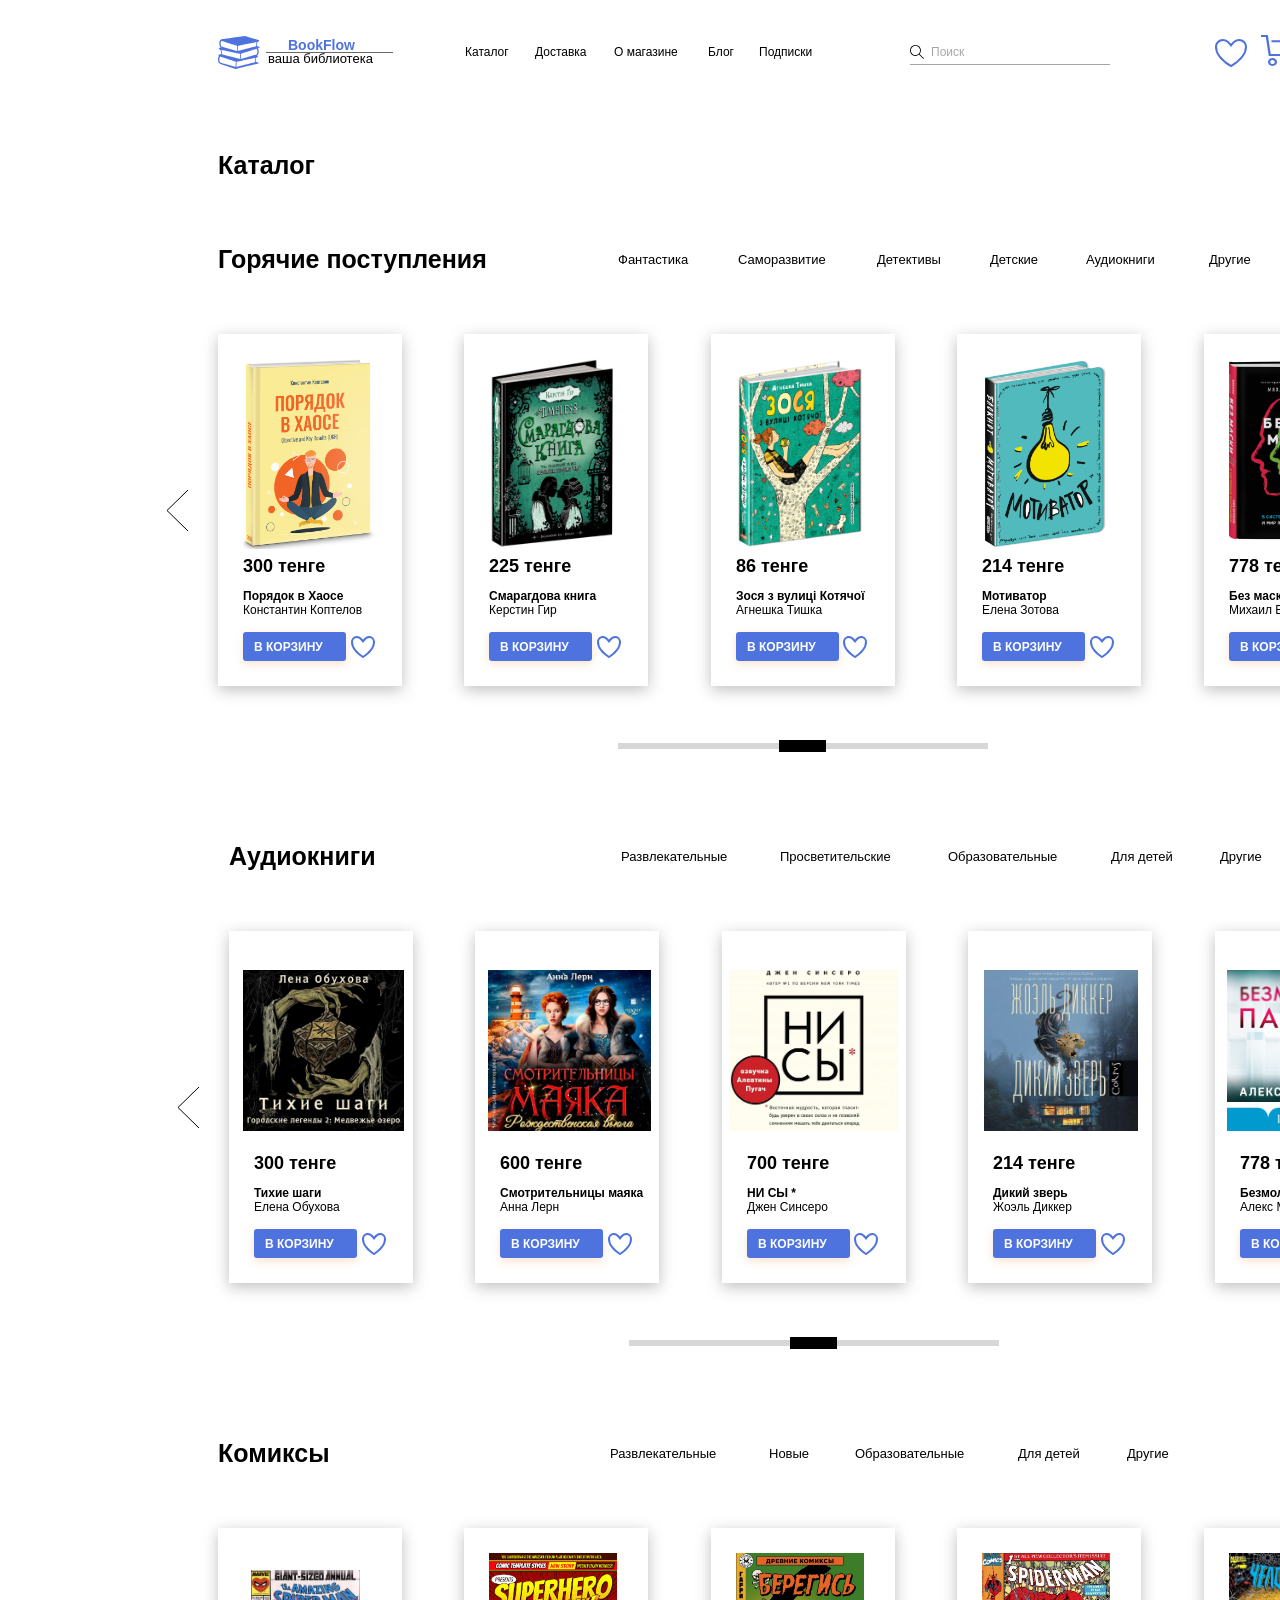
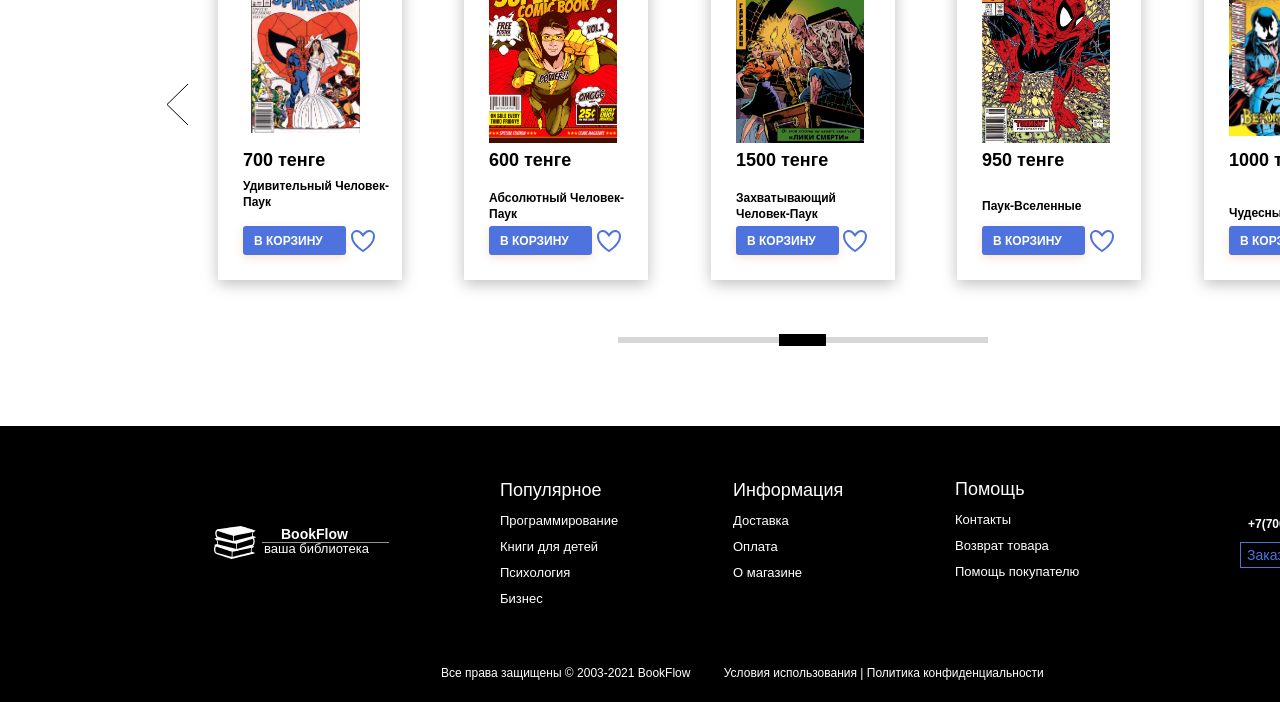
<file: catalog.html>
﻿<!DOCTYPE html>
<html>

<head>
    <title>Catalog</title>
    <meta http-equiv="X-UA-Compatible" content="IE=edge" />
    <meta http-equiv="content-type" content="text/html; charset=utf-8" />
    <link href="resources/css/axure_rp_page.css" type="text/css" rel="stylesheet" />
    <link href="data/styles.css" type="text/css" rel="stylesheet" />
    <link href="files/catalog/styles.css" type="text/css" rel="stylesheet" />
    <link href="https://fonts.googleapis.com" rel="preconnect" />
    <link href="https://fonts.gstatic.com" rel="preconnect" />
    <link href="https://fonts.googleapis.com/css2?family=Inter:wght@100..900&display=swap" rel="stylesheet" />
    <script src="resources/scripts/jquery-3.7.1.min.js"></script>
    <script src="resources/scripts/axure/axQuery.js"></script>
    <script src="resources/scripts/axure/globals.js"></script>
    <script src="resources/scripts/axutils.js"></script>
    <script src="resources/scripts/axure/annotation.js"></script>
    <script src="resources/scripts/axure/axQuery.std.js"></script>
    <script src="resources/scripts/axure/doc.js"></script>
    <script src="resources/scripts/messagecenter.js"></script>
    <script src="resources/scripts/axure/events.js"></script>
    <script src="resources/scripts/axure/recording.js"></script>
    <script src="resources/scripts/axure/action.js"></script>
    <script src="resources/scripts/axure/expr.js"></script>
    <script src="resources/scripts/axure/geometry.js"></script>
    <script src="resources/scripts/axure/flyout.js"></script>
    <script src="resources/scripts/axure/model.js"></script>
    <script src="resources/scripts/axure/repeater.js"></script>
    <script src="resources/scripts/axure/sto.js"></script>
    <script src="resources/scripts/axure/utils.temp.js"></script>
    <script src="resources/scripts/axure/variables.js"></script>
    <script src="resources/scripts/axure/drag.js"></script>
    <script src="resources/scripts/axure/move.js"></script>
    <script src="resources/scripts/axure/visibility.js"></script>
    <script src="resources/scripts/axure/style.js"></script>
    <script src="resources/scripts/axure/adaptive.js"></script>
    <script src="resources/scripts/axure/tree.js"></script>
    <script src="resources/scripts/axure/init.temp.js"></script>
    <script src="resources/scripts/axure/legacy.js"></script>
    <script src="resources/scripts/axure/viewer.js"></script>
    <script src="resources/scripts/axure/math.js"></script>
    <script src="resources/scripts/axure/jquery.nicescroll.min.js"></script>
    <script src="data/document.js"></script>
    <script src="files/catalog/data.js"></script>
    <script type="text/javascript">
        $axure.utils.getTransparentGifPath = function() {
            return 'resources/images/transparent.gif';
        };
        $axure.utils.getOtherPath = function() {
            return 'resources/Other.html';
        };
        $axure.utils.getReloadPath = function() {
            return 'resources/reload.html';
        };
    </script>
</head>

<body>
    <div id="base" class="">

        <!-- Каталог (Group) -->
        <div id="u268" class="ax_default" data-label="Каталог" data-left="0" data-top="0" data-width="1603" data-height="2302" layer-opacity="1">

            <!-- Каталог BG (Rectangle) -->
            <div id="u269" class="ax_default shape transition notrs" data-label="Каталог BG">
                <div id="u269_div" class=""></div>
                <div id="u269_text" class="text " style="display:none; visibility: hidden">
                    <p></p>
                </div>
            </div>

            <!-- Первый экран (Group) -->
            <div id="u270" class="ax_default" data-label="Первый экран" data-left="218" data-top="31" data-width="1173" data-height="42" layer-opacity="1">

                <!-- Шапка (Group) -->
                <div id="u271" class="ax_default" data-label="Шапка" data-left="218" data-top="31" data-width="1173" data-height="42" layer-opacity="1">

                    <!-- Лого (Group) -->
                    <div id="u272" class="ax_default" data-label="Лого" data-left="218" data-top="31" data-width="175" data-height="42" layer-opacity="1">

                        <!-- Unnamed (Rectangle) -->
                        <div id="u273" class="ax_default shape transition notrs">
                            <div id="u273_div" class=""></div>
                            <div id="u273_text" class="text ">

                                <p><span>BookFlow</span></p>

                            </div>
                        </div>

                        <!-- Unnamed (Rectangle) -->
                        <div id="u274" class="ax_default shape transition notrs">
                            <div id="u274_div" class=""></div>
                            <div id="u274_text" class="text ">
                                <p><span>ваша библиотека</span></p>
                            </div>
                        </div>

                        <!-- Line 1 (Shape) -->
                        <div id="u275" class="ax_default shape transition notrs" data-label="Line 1">
                            <svg data="images/catalog/line_1_u275.svg" id="u275_img" class="img generatedImage">

  <g transform="matrix(1 0 0 1 -266 -52 )">
    <path d="M 0 0.5  L 127 0.5  " stroke-width="1" stroke-dasharray="0" stroke="rgba(0, 0, 0, 0.5882352941176471)" fill="none" transform="matrix(1 0 0 1 266 52 )" class="stroke" />
  </g>
                </svg>
                            <div id="u275_text" class="text " style="display:none; visibility: hidden">
                                <p></p>
                            </div>
                        </div>

                        <!-- books-stack-of-three 2 (Dynamic panel) -->
                        <div id="u276" class="ax_default" data-label="books-stack-of-three 2">
                            <div id="u276_state0" class="panel_state" data-label="State 1" style="">
                                <div id="u276_state0_content" class="panel_state_content">

                                    <!-- Group (Group) -->
                                    <div id="u277" class="ax_default" data-label="Group" data-left="0" data-top="5" data-width="42" data-height="33" layer-opacity="1">

                                        <!-- Group (Group) -->
                                        <div id="u278" class="ax_default" data-label="Group" data-left="0" data-top="5" data-width="42" data-height="33" layer-opacity="1">

                                            <!-- Vector (Shape) -->
                                            <div id="u279" class="ax_default shape transition notrs" data-label="Vector">
                                                <svg data="images/main/vector_u11.svg" id="u279_img" class="img generatedImage">

  <defs>
    <pattern id="u279_img_bgp" patternUnits="userSpaceOnUse" alignment="0 0" imageRepeat="None" />
    <mask fill="white" id="u279_img_cl51">
      <path d="M 41.732834798267334 11.582544335791223  C 41.732960141457106 11.583301323543662  43.26176975333935 11.186133857984757  39.003736371805836 9.96914990344651  C 38.83389635534576 8.68403705659396  38.80995682521056 6.470605049418982  39.99582874274937 5.727369273601117  C 40.01701174078421 5.713743493822257  40.03280412489755 5.694061482084007  40.05135491634124 5.677155422005421  C 41.02088445988548 5.365024144351517  41.691848635297596 4.926981034627998  41.1651565592155 4.33753991851728  C 41.1651565592155 4.33753991851728  26.863247972227075 0  26.863247972227075 0  C 26.863247972227075 0  3.705216646722653 3.2407907392890145  3.705216646722653 3.2407907392890145  C 3.705216646722653 3.2407907392890145  1.0533310032144638 3.622312343737183  1.2902296188317874 7.769343410030477  C 1.4188317282948675 10.02642846192178  2.1221322805629517 11.134912386868606  2.737191291671702 11.680448207462998  C 2.737191291671702 11.680448207462998  0.8368632502946518 12.25689440673479  0.8368632502946518 12.25689440673479  C 0.30941910985005966 12.846335522845507  0.9802558592730737 13.28450403604926  1.949910736916346 13.596130661703201  C 1.9683361849222107 13.613541379421749  1.983878718915908 13.633097019480072  2.0054377472642515 13.646722799258932  C 3.190557540672262 14.39058941263674  3.1677452254985763 16.603770191731385  2.9972784937171113 17.889135349543928  C -1.2602533123471131 19.10599320876216  0.2680558986381755 19.502527856769248  0.2680558986381755 19.502527856769248  C 0.2680558986381755 19.502527856769248  1.2019879581358777 19.730003814069867  1.2019879581358777 19.730003814069867  C 0.5450643097666709 20.327519482499902  -0.10734695336141914 21.460603846365203  0.014862653846631772 23.609566011585482  C 0.25188661850506266 27.755840024678857  2.430100395695663 28.04198207025472  2.430100395695663 28.04198207025472  C 2.430100395695663 28.04198207025472  17.584593324731554 33  17.584593324731554 33  C 17.584593324731554 33  40.458471627663734 27.42326987478673  40.458471627663734 27.42326987478673  C 40.458471627663734 27.42326987478673  41.98728369913649 27.0261028250602  37.72862346780294 25.80911887052195  C 37.55740467165897 24.525772320709255  37.533588189485826 22.31284463465434  38.72146557214576 21.567085568756685  C 38.74327528550201 21.553838283617793  38.75919212586765 21.533778600679312  38.776865515114295 21.517124870360707  C 39.74652039275757 21.204993592706803  40.416857240223344 20.767327806383626  39.89003983004221 20.177886690272906  C 39.89003983004221 20.177886690272906  38.89581683918336 19.87572380113773  38.89581683918336 19.87572380113773  C 39.55888227678331 19.473258642371384  40.55486148406205 18.42142436345927  40.71091374850943 15.689203242087729  C 40.818583546813315 13.809855009924863  40.331496889134634 12.70919332633737  39.76770323016515 12.061211796151557  C 39.76770323016515 12.061211796151557  41.732834798267334 11.582544335791223  41.732834798267334 11.582544335791223  Z M 19.70941045654046 14.963756652308387  L 19.871104234709538 9.916033934371162  L 23.71763439075919 9.120314711517358  L 36.716724364504856 6.431494203582191  C 36.716724364504856 6.431494203582191  38.653404315138296 6.030542850415773  38.653404315138296 6.030542850415773  C 38.03458504198534 7.17056642744044  38.060531763050975 8.730718434429907  38.16293714070151 9.733474862666064  C 38.185373571246906 9.960318854407097  38.21119319504903 10.167481613669636  38.23626183218558 10.324935068056469  C 38.23626183218558 10.324935068056469  36.11645949877699 10.855457544292037  36.11645949877699 10.855457544292037  L 19.70941045654046 14.963756652308387  Z M 3.839083266491516 17.653712499403504  C 3.9408619288206594 16.651713064207282  3.967309194352627 15.09118283141776  3.347988525035239 13.951159254393092  C 3.347988525035239 13.951159254393092  5.284415536275684 14.352109644999816  5.284415536275684 14.352109644999816  L 17.768220630000098 16.935204039903873  L 18.858832177297014 17.16002910780517  L 22.129412163295065 17.836650819628325  L 22.2907291621793 22.88449674520648  L 5.427808264790682 18.66164148279929  C 5.427808264790682 18.66164148279929  3.7653815566494524 18.245802218834267  3.7653815566494524 18.245802218834267  C 3.789823476596856 18.088096438447455  3.8156440903112374 17.881187313664487  3.839083266491516 17.653712499403504  Z M 4.101176053194641 10.793636185337425  C 4.043643532899379 10.789472752757774  2.662862821682031 10.661542193308353  2.5956788734836724 7.569751844526891  C 2.572239697303394 6.466694530339122  2.767524444717316 5.66895480444608  3.1622301217050817 5.263461703599984  C 3.413417855615391 5.004571888741632  3.7098543968808286 4.950700069665987  3.9131610383989726 4.950700069665987  C 4.020580146091682 4.950700069665987  4.097916985129949 4.965713113224904  4.103181398779205 4.965713113224904  C 4.103181398779205 4.965713113224904  14.081376037657162 8.240063496271159  14.081376037657162 8.240063496271159  L 19.059632585096608 9.873769863294354  L 18.896309284335207 14.956816596909283  L 4.930320946369016 11.015685231079079  C 4.930320946369016 11.015685231079079  4.193302891655782 10.807891694416583  4.193302891655782 10.807891694416583  C 4.166228763249463 10.800195652247226  4.129503612243745 10.794897831552321  4.101176053194641 10.793636185337425  Z M 17.78301065136914 25.714622460169565  L 17.620691457838927 30.797794326544814  C 17.620691457838927 30.797794326544814  2.9180616053711947 26.648744291291795  2.9180616053711947 26.648744291291795  C 2.890862135394803 26.64079591983246  2.8545126355475023 26.635497344552792  2.8261850764983985 26.63410953369291  C 2.7676498087004955 26.630198430403244  1.3862424718141861 26.50239479018357  1.3194345557970777 23.411361494602023  C 1.2956193511710667 22.306916409974356  1.491906797525898 21.50993322592139  1.885860410151164 21.10406162855533  C 2.137674874324937 20.84517181369698  2.4342367795735536 20.791299032061637  2.6371673889104486 20.791299032061637  C 2.7448371872143356 20.791299032061637  2.821923367860268 20.805808656900204  2.8275638113560744 20.805808656900204  C 2.8275638113560744 20.805808656900204  17.78301065136914 25.714622460169565  17.78301065136914 25.714622460169565  Z M 37.37778648864202 21.871015717491414  C 36.758340485225595 23.010913078876104  36.7840350289439 24.571696585185308  36.886565755635544 25.573696020381526  C 36.90975424494017 25.801297005162493  36.93557536855274 26.008079959425483  36.960644005689296 26.165785739812296  C 36.960644005689296 26.165785739812296  18.433417763344536 30.804986572583942  18.433417763344536 30.804986572583942  L 18.59536017758991 25.7571387218864  L 22.55632986921651 24.937447912394695  L 23.141307441422754 25.079887496022874  L 25.333810963539474 24.362641914842747  L 35.440356804609294 22.27222022385755  C 35.440356804609294 22.27222022385755  37.37778648864202 21.871015717491414  37.37778648864202 21.871015717491414  Z M 39.40772026856703 15.490367285944513  C 39.33878151597456 18.58114815024612  37.95737235989101 18.709583470265464  37.90710974404782 18.71349457355514  C 37.87339242837857 18.714251561307574  37.83967697673279 18.71879273335493  37.80796515233331 18.728885903074087  C 37.80796515233331 18.728885903074087  36.410638053906304 19.122645972761077  36.410638053906304 19.122645972761077  L 23.10571040563837 22.877810805566792  L 22.94301443282331 17.79476407195186  L 27.308216657287407 16.36165899555204  C 27.308216657287407 16.36165899555204  37.878030798632736 12.892006694281823  37.878030798632736 12.892006694281823  C 37.87940957364722 12.891375871174375  38.434051980297546 12.767356356852146  38.841166629614115 13.184078107577303  C 39.23524560622256 13.589571208423399  39.43078341443382 14.387309971756745  39.40772026856703 15.490367285944513  Z " fill-rule="evenodd" />
    </mask>
  </defs>
  <g transform="matrix(1 0 0 1 0 -5 )">
    <path d="M 41.732834798267334 11.582544335791223  C 41.732960141457106 11.583301323543662  43.26176975333935 11.186133857984757  39.003736371805836 9.96914990344651  C 38.83389635534576 8.68403705659396  38.80995682521056 6.470605049418982  39.99582874274937 5.727369273601117  C 40.01701174078421 5.713743493822257  40.03280412489755 5.694061482084007  40.05135491634124 5.677155422005421  C 41.02088445988548 5.365024144351517  41.691848635297596 4.926981034627998  41.1651565592155 4.33753991851728  C 41.1651565592155 4.33753991851728  26.863247972227075 0  26.863247972227075 0  C 26.863247972227075 0  3.705216646722653 3.2407907392890145  3.705216646722653 3.2407907392890145  C 3.705216646722653 3.2407907392890145  1.0533310032144638 3.622312343737183  1.2902296188317874 7.769343410030477  C 1.4188317282948675 10.02642846192178  2.1221322805629517 11.134912386868606  2.737191291671702 11.680448207462998  C 2.737191291671702 11.680448207462998  0.8368632502946518 12.25689440673479  0.8368632502946518 12.25689440673479  C 0.30941910985005966 12.846335522845507  0.9802558592730737 13.28450403604926  1.949910736916346 13.596130661703201  C 1.9683361849222107 13.613541379421749  1.983878718915908 13.633097019480072  2.0054377472642515 13.646722799258932  C 3.190557540672262 14.39058941263674  3.1677452254985763 16.603770191731385  2.9972784937171113 17.889135349543928  C -1.2602533123471131 19.10599320876216  0.2680558986381755 19.502527856769248  0.2680558986381755 19.502527856769248  C 0.2680558986381755 19.502527856769248  1.2019879581358777 19.730003814069867  1.2019879581358777 19.730003814069867  C 0.5450643097666709 20.327519482499902  -0.10734695336141914 21.460603846365203  0.014862653846631772 23.609566011585482  C 0.25188661850506266 27.755840024678857  2.430100395695663 28.04198207025472  2.430100395695663 28.04198207025472  C 2.430100395695663 28.04198207025472  17.584593324731554 33  17.584593324731554 33  C 17.584593324731554 33  40.458471627663734 27.42326987478673  40.458471627663734 27.42326987478673  C 40.458471627663734 27.42326987478673  41.98728369913649 27.0261028250602  37.72862346780294 25.80911887052195  C 37.55740467165897 24.525772320709255  37.533588189485826 22.31284463465434  38.72146557214576 21.567085568756685  C 38.74327528550201 21.553838283617793  38.75919212586765 21.533778600679312  38.776865515114295 21.517124870360707  C 39.74652039275757 21.204993592706803  40.416857240223344 20.767327806383626  39.89003983004221 20.177886690272906  C 39.89003983004221 20.177886690272906  38.89581683918336 19.87572380113773  38.89581683918336 19.87572380113773  C 39.55888227678331 19.473258642371384  40.55486148406205 18.42142436345927  40.71091374850943 15.689203242087729  C 40.818583546813315 13.809855009924863  40.331496889134634 12.70919332633737  39.76770323016515 12.061211796151557  C 39.76770323016515 12.061211796151557  41.732834798267334 11.582544335791223  41.732834798267334 11.582544335791223  Z M 19.70941045654046 14.963756652308387  L 19.871104234709538 9.916033934371162  L 23.71763439075919 9.120314711517358  L 36.716724364504856 6.431494203582191  C 36.716724364504856 6.431494203582191  38.653404315138296 6.030542850415773  38.653404315138296 6.030542850415773  C 38.03458504198534 7.17056642744044  38.060531763050975 8.730718434429907  38.16293714070151 9.733474862666064  C 38.185373571246906 9.960318854407097  38.21119319504903 10.167481613669636  38.23626183218558 10.324935068056469  C 38.23626183218558 10.324935068056469  36.11645949877699 10.855457544292037  36.11645949877699 10.855457544292037  L 19.70941045654046 14.963756652308387  Z M 3.839083266491516 17.653712499403504  C 3.9408619288206594 16.651713064207282  3.967309194352627 15.09118283141776  3.347988525035239 13.951159254393092  C 3.347988525035239 13.951159254393092  5.284415536275684 14.352109644999816  5.284415536275684 14.352109644999816  L 17.768220630000098 16.935204039903873  L 18.858832177297014 17.16002910780517  L 22.129412163295065 17.836650819628325  L 22.2907291621793 22.88449674520648  L 5.427808264790682 18.66164148279929  C 5.427808264790682 18.66164148279929  3.7653815566494524 18.245802218834267  3.7653815566494524 18.245802218834267  C 3.789823476596856 18.088096438447455  3.8156440903112374 17.881187313664487  3.839083266491516 17.653712499403504  Z M 4.101176053194641 10.793636185337425  C 4.043643532899379 10.789472752757774  2.662862821682031 10.661542193308353  2.5956788734836724 7.569751844526891  C 2.572239697303394 6.466694530339122  2.767524444717316 5.66895480444608  3.1622301217050817 5.263461703599984  C 3.413417855615391 5.004571888741632  3.7098543968808286 4.950700069665987  3.9131610383989726 4.950700069665987  C 4.020580146091682 4.950700069665987  4.097916985129949 4.965713113224904  4.103181398779205 4.965713113224904  C 4.103181398779205 4.965713113224904  14.081376037657162 8.240063496271159  14.081376037657162 8.240063496271159  L 19.059632585096608 9.873769863294354  L 18.896309284335207 14.956816596909283  L 4.930320946369016 11.015685231079079  C 4.930320946369016 11.015685231079079  4.193302891655782 10.807891694416583  4.193302891655782 10.807891694416583  C 4.166228763249463 10.800195652247226  4.129503612243745 10.794897831552321  4.101176053194641 10.793636185337425  Z M 17.78301065136914 25.714622460169565  L 17.620691457838927 30.797794326544814  C 17.620691457838927 30.797794326544814  2.9180616053711947 26.648744291291795  2.9180616053711947 26.648744291291795  C 2.890862135394803 26.64079591983246  2.8545126355475023 26.635497344552792  2.8261850764983985 26.63410953369291  C 2.7676498087004955 26.630198430403244  1.3862424718141861 26.50239479018357  1.3194345557970777 23.411361494602023  C 1.2956193511710667 22.306916409974356  1.491906797525898 21.50993322592139  1.885860410151164 21.10406162855533  C 2.137674874324937 20.84517181369698  2.4342367795735536 20.791299032061637  2.6371673889104486 20.791299032061637  C 2.7448371872143356 20.791299032061637  2.821923367860268 20.805808656900204  2.8275638113560744 20.805808656900204  C 2.8275638113560744 20.805808656900204  17.78301065136914 25.714622460169565  17.78301065136914 25.714622460169565  Z M 37.37778648864202 21.871015717491414  C 36.758340485225595 23.010913078876104  36.7840350289439 24.571696585185308  36.886565755635544 25.573696020381526  C 36.90975424494017 25.801297005162493  36.93557536855274 26.008079959425483  36.960644005689296 26.165785739812296  C 36.960644005689296 26.165785739812296  18.433417763344536 30.804986572583942  18.433417763344536 30.804986572583942  L 18.59536017758991 25.7571387218864  L 22.55632986921651 24.937447912394695  L 23.141307441422754 25.079887496022874  L 25.333810963539474 24.362641914842747  L 35.440356804609294 22.27222022385755  C 35.440356804609294 22.27222022385755  37.37778648864202 21.871015717491414  37.37778648864202 21.871015717491414  Z M 39.40772026856703 15.490367285944513  C 39.33878151597456 18.58114815024612  37.95737235989101 18.709583470265464  37.90710974404782 18.71349457355514  C 37.87339242837857 18.714251561307574  37.83967697673279 18.71879273335493  37.80796515233331 18.728885903074087  C 37.80796515233331 18.728885903074087  36.410638053906304 19.122645972761077  36.410638053906304 19.122645972761077  L 23.10571040563837 22.877810805566792  L 22.94301443282331 17.79476407195186  L 27.308216657287407 16.36165899555204  C 27.308216657287407 16.36165899555204  37.878030798632736 12.892006694281823  37.878030798632736 12.892006694281823  C 37.87940957364722 12.891375871174375  38.434051980297546 12.767356356852146  38.841166629614115 13.184078107577303  C 39.23524560622256 13.589571208423399  39.43078341443382 14.387309971756745  39.40772026856703 15.490367285944513  Z " fill-rule="nonzero" fill="rgba(78, 115, 223, 1)" stroke="none" transform="matrix(1 0 0 1 0 5 )" class="fill" />
    <path d="M 41.732834798267334 11.582544335791223  C 41.732960141457106 11.583301323543662  43.26176975333935 11.186133857984757  39.003736371805836 9.96914990344651  C 38.83389635534576 8.68403705659396  38.80995682521056 6.470605049418982  39.99582874274937 5.727369273601117  C 40.01701174078421 5.713743493822257  40.03280412489755 5.694061482084007  40.05135491634124 5.677155422005421  C 41.02088445988548 5.365024144351517  41.691848635297596 4.926981034627998  41.1651565592155 4.33753991851728  C 41.1651565592155 4.33753991851728  26.863247972227075 0  26.863247972227075 0  C 26.863247972227075 0  3.705216646722653 3.2407907392890145  3.705216646722653 3.2407907392890145  C 3.705216646722653 3.2407907392890145  1.0533310032144638 3.622312343737183  1.2902296188317874 7.769343410030477  C 1.4188317282948675 10.02642846192178  2.1221322805629517 11.134912386868606  2.737191291671702 11.680448207462998  C 2.737191291671702 11.680448207462998  0.8368632502946518 12.25689440673479  0.8368632502946518 12.25689440673479  C 0.30941910985005966 12.846335522845507  0.9802558592730737 13.28450403604926  1.949910736916346 13.596130661703201  C 1.9683361849222107 13.613541379421749  1.983878718915908 13.633097019480072  2.0054377472642515 13.646722799258932  C 3.190557540672262 14.39058941263674  3.1677452254985763 16.603770191731385  2.9972784937171113 17.889135349543928  C -1.2602533123471131 19.10599320876216  0.2680558986381755 19.502527856769248  0.2680558986381755 19.502527856769248  C 0.2680558986381755 19.502527856769248  1.2019879581358777 19.730003814069867  1.2019879581358777 19.730003814069867  C 0.5450643097666709 20.327519482499902  -0.10734695336141914 21.460603846365203  0.014862653846631772 23.609566011585482  C 0.25188661850506266 27.755840024678857  2.430100395695663 28.04198207025472  2.430100395695663 28.04198207025472  C 2.430100395695663 28.04198207025472  17.584593324731554 33  17.584593324731554 33  C 17.584593324731554 33  40.458471627663734 27.42326987478673  40.458471627663734 27.42326987478673  C 40.458471627663734 27.42326987478673  41.98728369913649 27.0261028250602  37.72862346780294 25.80911887052195  C 37.55740467165897 24.525772320709255  37.533588189485826 22.31284463465434  38.72146557214576 21.567085568756685  C 38.74327528550201 21.553838283617793  38.75919212586765 21.533778600679312  38.776865515114295 21.517124870360707  C 39.74652039275757 21.204993592706803  40.416857240223344 20.767327806383626  39.89003983004221 20.177886690272906  C 39.89003983004221 20.177886690272906  38.89581683918336 19.87572380113773  38.89581683918336 19.87572380113773  C 39.55888227678331 19.473258642371384  40.55486148406205 18.42142436345927  40.71091374850943 15.689203242087729  C 40.818583546813315 13.809855009924863  40.331496889134634 12.70919332633737  39.76770323016515 12.061211796151557  C 39.76770323016515 12.061211796151557  41.732834798267334 11.582544335791223  41.732834798267334 11.582544335791223  Z " stroke-width="0" stroke-dasharray="0" stroke="rgba(121, 121, 121, 1)" fill="none" transform="matrix(1 0 0 1 0 5 )" class="stroke" mask="url(#u279_img_cl51)" />
    <path d="M 19.70941045654046 14.963756652308387  L 19.871104234709538 9.916033934371162  L 23.71763439075919 9.120314711517358  L 36.716724364504856 6.431494203582191  C 36.716724364504856 6.431494203582191  38.653404315138296 6.030542850415773  38.653404315138296 6.030542850415773  C 38.03458504198534 7.17056642744044  38.060531763050975 8.730718434429907  38.16293714070151 9.733474862666064  C 38.185373571246906 9.960318854407097  38.21119319504903 10.167481613669636  38.23626183218558 10.324935068056469  C 38.23626183218558 10.324935068056469  36.11645949877699 10.855457544292037  36.11645949877699 10.855457544292037  L 19.70941045654046 14.963756652308387  Z " stroke-width="0" stroke-dasharray="0" stroke="rgba(121, 121, 121, 1)" fill="none" transform="matrix(1 0 0 1 0 5 )" class="stroke" mask="url(#u279_img_cl51)" />
    <path d="M 3.839083266491516 17.653712499403504  C 3.9408619288206594 16.651713064207282  3.967309194352627 15.09118283141776  3.347988525035239 13.951159254393092  C 3.347988525035239 13.951159254393092  5.284415536275684 14.352109644999816  5.284415536275684 14.352109644999816  L 17.768220630000098 16.935204039903873  L 18.858832177297014 17.16002910780517  L 22.129412163295065 17.836650819628325  L 22.2907291621793 22.88449674520648  L 5.427808264790682 18.66164148279929  C 5.427808264790682 18.66164148279929  3.7653815566494524 18.245802218834267  3.7653815566494524 18.245802218834267  C 3.789823476596856 18.088096438447455  3.8156440903112374 17.881187313664487  3.839083266491516 17.653712499403504  Z " stroke-width="0" stroke-dasharray="0" stroke="rgba(121, 121, 121, 1)" fill="none" transform="matrix(1 0 0 1 0 5 )" class="stroke" mask="url(#u279_img_cl51)" />
    <path d="M 4.101176053194641 10.793636185337425  C 4.043643532899379 10.789472752757774  2.662862821682031 10.661542193308353  2.5956788734836724 7.569751844526891  C 2.572239697303394 6.466694530339122  2.767524444717316 5.66895480444608  3.1622301217050817 5.263461703599984  C 3.413417855615391 5.004571888741632  3.7098543968808286 4.950700069665987  3.9131610383989726 4.950700069665987  C 4.020580146091682 4.950700069665987  4.097916985129949 4.965713113224904  4.103181398779205 4.965713113224904  C 4.103181398779205 4.965713113224904  14.081376037657162 8.240063496271159  14.081376037657162 8.240063496271159  L 19.059632585096608 9.873769863294354  L 18.896309284335207 14.956816596909283  L 4.930320946369016 11.015685231079079  C 4.930320946369016 11.015685231079079  4.193302891655782 10.807891694416583  4.193302891655782 10.807891694416583  C 4.166228763249463 10.800195652247226  4.129503612243745 10.794897831552321  4.101176053194641 10.793636185337425  Z " stroke-width="0" stroke-dasharray="0" stroke="rgba(121, 121, 121, 1)" fill="none" transform="matrix(1 0 0 1 0 5 )" class="stroke" mask="url(#u279_img_cl51)" />
    <path d="M 17.78301065136914 25.714622460169565  L 17.620691457838927 30.797794326544814  C 17.620691457838927 30.797794326544814  2.9180616053711947 26.648744291291795  2.9180616053711947 26.648744291291795  C 2.890862135394803 26.64079591983246  2.8545126355475023 26.635497344552792  2.8261850764983985 26.63410953369291  C 2.7676498087004955 26.630198430403244  1.3862424718141861 26.50239479018357  1.3194345557970777 23.411361494602023  C 1.2956193511710667 22.306916409974356  1.491906797525898 21.50993322592139  1.885860410151164 21.10406162855533  C 2.137674874324937 20.84517181369698  2.4342367795735536 20.791299032061637  2.6371673889104486 20.791299032061637  C 2.7448371872143356 20.791299032061637  2.821923367860268 20.805808656900204  2.8275638113560744 20.805808656900204  C 2.8275638113560744 20.805808656900204  17.78301065136914 25.714622460169565  17.78301065136914 25.714622460169565  Z " stroke-width="0" stroke-dasharray="0" stroke="rgba(121, 121, 121, 1)" fill="none" transform="matrix(1 0 0 1 0 5 )" class="stroke" mask="url(#u279_img_cl51)" />
    <path d="M 37.37778648864202 21.871015717491414  C 36.758340485225595 23.010913078876104  36.7840350289439 24.571696585185308  36.886565755635544 25.573696020381526  C 36.90975424494017 25.801297005162493  36.93557536855274 26.008079959425483  36.960644005689296 26.165785739812296  C 36.960644005689296 26.165785739812296  18.433417763344536 30.804986572583942  18.433417763344536 30.804986572583942  L 18.59536017758991 25.7571387218864  L 22.55632986921651 24.937447912394695  L 23.141307441422754 25.079887496022874  L 25.333810963539474 24.362641914842747  L 35.440356804609294 22.27222022385755  C 35.440356804609294 22.27222022385755  37.37778648864202 21.871015717491414  37.37778648864202 21.871015717491414  Z " stroke-width="0" stroke-dasharray="0" stroke="rgba(121, 121, 121, 1)" fill="none" transform="matrix(1 0 0 1 0 5 )" class="stroke" mask="url(#u279_img_cl51)" />
    <path d="M 39.40772026856703 15.490367285944513  C 39.33878151597456 18.58114815024612  37.95737235989101 18.709583470265464  37.90710974404782 18.71349457355514  C 37.87339242837857 18.714251561307574  37.83967697673279 18.71879273335493  37.80796515233331 18.728885903074087  C 37.80796515233331 18.728885903074087  36.410638053906304 19.122645972761077  36.410638053906304 19.122645972761077  L 23.10571040563837 22.877810805566792  L 22.94301443282331 17.79476407195186  L 27.308216657287407 16.36165899555204  C 27.308216657287407 16.36165899555204  37.878030798632736 12.892006694281823  37.878030798632736 12.892006694281823  C 37.87940957364722 12.891375871174375  38.434051980297546 12.767356356852146  38.841166629614115 13.184078107577303  C 39.23524560622256 13.589571208423399  39.43078341443382 14.387309971756745  39.40772026856703 15.490367285944513  Z " stroke-width="0" stroke-dasharray="0" stroke="rgba(121, 121, 121, 1)" fill="none" transform="matrix(1 0 0 1 0 5 )" class="stroke" mask="url(#u279_img_cl51)" />
  </g>
                          </svg>
                                                <div id="u279_text" class="text " style="display:none; visibility: hidden">
                                                    <p></p>
                                                </div>
                                            </div>
                                        </div>
                                    </div>
                                </div>
                            </div>
                        </div>
                    </div>

                    <!-- Frame 1 (Dynamic panel) -->
                    <div id="u280" class="ax_default" data-label="Frame 1">
                        <div id="u280_state0" class="panel_state" data-label="State 1" style="">
                            <div id="u280_state0_content" class="panel_state_content">

                                <!-- Unnamed (Rectangle) -->
                                <div id="u281" class="ax_default shape transition notrs">
                                    <div id="u281_div" class=""></div>
                                    <div id="u281_text" class="text ">
                                        <p><span>Каталог</span></p>
                                    </div>
                                </div>

                                <!-- Unnamed (Rectangle) -->
                                <div id="u282" class="ax_default shape transition notrs">
                                    <div id="u282_div" class=""></div>
                                    <div id="u282_text" class="text ">
                                        <p><span>Доставка</span></p>
                                    </div>
                                </div>

                                <!-- Unnamed (Rectangle) -->
                                <div id="u283" class="ax_default shape transition notrs">
                                    <div id="u283_div" class=""></div>
                                    <div id="u283_text" class="text ">
                                        <p><span>О магазине</span></p>
                                    </div>
                                </div>

                                <!-- Unnamed (Rectangle) -->
                                <div id="u284" class="ax_default shape transition notrs">
                                    <div id="u284_div" class=""></div>
                                    <div id="u284_text" class="text ">
                                        <p><span>Блог</span></p>
                                    </div>
                                </div>

                                <!-- Unnamed (Rectangle) -->
                                <div id="u285" class="ax_default shape transition notrs">
                                    <div id="u285_div" class=""></div>
                                    <div id="u285_text" class="text ">
                                        <p><span>Подписки</span></p>
                                    </div>
                                </div>
                            </div>
                        </div>
                    </div>

                    <!-- корзина (Group) -->
                    <div id="u286" class="ax_default" data-label="корзина" data-left="1212" data-top="34" data-width="179" data-height="38" layer-opacity="1">

                        <!-- Unnamed (Rectangle) -->
                        <div id="u287" class="ax_default shape transition notrs">
                            <div id="u287_div" class=""></div>
                            <div id="u287_text" class="text ">
                                <p><span>2 228 тенге</span></p>
                            </div>
                        </div>

                        <!-- Vector 1 (Shape) -->
                        <div id="u288" class="ax_default shape transition notrs" data-label="Vector 1">
                            <svg data="images/main/vector_1_u21.svg" id="u288_img" class="img generatedImage">

  <defs>
    <pattern id="u288_img_bgp" patternUnits="userSpaceOnUse" alignment="0 0" imageRepeat="None" />
    <mask fill="white" id="u288_img_cl52">
      <path d="M 9 0  L 0 0  L 4.5 5  L 9 0  Z " fill-rule="evenodd" />
    </mask>
  </defs>
  <g transform="matrix(1 0 0 1 -1379 -52 )">
    <path d="M 9 0  L 0 0  L 4.5 5  L 9 0  Z " fill-rule="nonzero" fill="rgba(36, 20, 0, 1)" stroke="none" transform="matrix(1 0 0 1 1379 52 )" class="fill" />
    <path d="M 9 0  L 0 0  L 4.5 5  L 9 0  Z " stroke-width="0" stroke-dasharray="0" stroke="rgba(121, 121, 121, 1)" fill="none" transform="matrix(1 0 0 1 1379 52 )" class="stroke" mask="url(#u288_img_cl52)" />
  </g>
                </svg>
                            <div id="u288_text" class="text " style="display:none; visibility: hidden">
                                <p></p>
                            </div>
                        </div>

                        <!-- akar-icons:heart (Dynamic panel) -->
                        <div id="u289" class="ax_default" data-label="akar-icons:heart">
                            <div id="u289_state0" class="panel_state" data-label="State 1" style="">
                                <div id="u289_state0_content" class="panel_state_content">

                                    <!-- Group (Group) -->
                                    <div id="u290" class="ax_default" data-label="Group" data-left="3" data-top="5" data-width="32" data-height="28" layer-opacity="1">

                                        <!-- Vector (Shape) -->
                                        <div id="u291" class="ax_default shape transition notrs" data-label="Vector">
                                            <svg data="images/main/vector_u24.svg" id="u291_img" class="img generatedImage">

  <defs>
    <pattern id="u291_img_bgp" patternUnits="userSpaceOnUse" alignment="0 0" imageRepeat="None" />
    <mask fill="white" id="u291_img_cl53">
      <path d="M 16 4.710229828052762  C 16 4.710229828052762  12.417599868774413 0  8 0  C 3.5824001312255858 0  0 3.4792895177629113  0 7.771878916818709  C 0 11.237038020608342  1.4 19.461100291628696  15.180799865722657 27.774656057929157  C 15.427651238441467 27.922044996750234  15.711044931411744 28  16 28  C 16.28895506858826 28  16.572348761558533 27.922044996750234  16.819200134277345 27.774656057929157  C 30.6 19.461100291628696  32 11.237038020608342  32 7.771878916818709  C 32 3.4792895177629113  28.417599868774413 0  24 0  C 19.582400131225587 0  16 4.710229828052762  16 4.710229828052762  Z " fill-rule="evenodd" />
    </mask>
  </defs>
  <g transform="matrix(1 0 0 1 -3 -5 )">
    <path d="M 16 4.710229828052762  C 16 4.710229828052762  12.417599868774413 0  8 0  C 3.5824001312255858 0  0 3.4792895177629113  0 7.771878916818709  C 0 11.237038020608342  1.4 19.461100291628696  15.180799865722657 27.774656057929157  C 15.427651238441467 27.922044996750234  15.711044931411744 28  16 28  C 16.28895506858826 28  16.572348761558533 27.922044996750234  16.819200134277345 27.774656057929157  C 30.6 19.461100291628696  32 11.237038020608342  32 7.771878916818709  C 32 3.4792895177629113  28.417599868774413 0  24 0  C 19.582400131225587 0  16 4.710229828052762  16 4.710229828052762  Z " fill-rule="nonzero" fill="rgba(255, 255, 255, 0)" stroke="none" transform="matrix(1 0 0 1 3 5 )" class="fill" />
    <path d="M 16 4.710229828052762  C 16 4.710229828052762  12.417599868774413 0  8 0  C 3.5824001312255858 0  0 3.4792895177629113  0 7.771878916818709  C 0 11.237038020608342  1.4 19.461100291628696  15.180799865722657 27.774656057929157  C 15.427651238441467 27.922044996750234  15.711044931411744 28  16 28  C 16.28895506858826 28  16.572348761558533 27.922044996750234  16.819200134277345 27.774656057929157  C 30.6 19.461100291628696  32 11.237038020608342  32 7.771878916818709  C 32 3.4792895177629113  28.417599868774413 0  24 0  C 19.582400131225587 0  16 4.710229828052762  16 4.710229828052762  Z " stroke-width="4" stroke-dasharray="0" stroke="rgba(78, 115, 223, 1)" fill="none" transform="matrix(1 0 0 1 3 5 )" class="stroke" mask="url(#u291_img_cl53)" />
  </g>
                        </svg>
                                            <div id="u291_text" class="text " style="display:none; visibility: hidden">
                                                <p></p>
                                            </div>
                                        </div>
                                    </div>
                                </div>
                            </div>
                        </div>

                        <!-- cil:cart (Dynamic panel) -->
                        <div id="u292" class="ax_default" data-label="cil:cart">
                            <div id="u292_state0" class="panel_state" data-label="State 1" style="">
                                <div id="u292_state0_content" class="panel_state_content">

                                    <!-- Vector (Shape) -->
                                    <div id="u293" class="ax_default shape transition notrs" data-label="Vector">
                                        <svg data="images/catalog/vector_u293.svg" id="u293_img" class="img generatedImage">

  <defs>
    <pattern id="u293_img_bgp" patternUnits="userSpaceOnUse" alignment="0 0" imageRepeat="None" />
    <mask fill="white" id="u293_img_cl66">
      <path d="M 35 5.2519193694158455  L 10.5 5.2519193694158455  L 10.5 7.351663453493733  L 32.666666666666664 7.351663453493733  L 32.666666666666664 11.508172565027419  L 30.078125 19  L 9.765875498453777 19  L 6.849208275477092 0  L 0 0  L 0 2.0997440840778876  L 4.817458391189575 2.0997440840778876  L 7.734125057856242 21.000000000000004  L 31.789332389831543 21.000000000000004  L 35 11.831139259722336  L 35 5.2519193694158455  Z " fill-rule="evenodd" />
    </mask>
  </defs>
  <g transform="matrix(1 0 0 1 -1 -1 )">
    <path d="M 35 5.2519193694158455  L 10.5 5.2519193694158455  L 10.5 7.351663453493733  L 32.666666666666664 7.351663453493733  L 32.666666666666664 11.508172565027419  L 30.078125 19  L 9.765875498453777 19  L 6.849208275477092 0  L 0 0  L 0 2.0997440840778876  L 4.817458391189575 2.0997440840778876  L 7.734125057856242 21.000000000000004  L 31.789332389831543 21.000000000000004  L 35 11.831139259722336  L 35 5.2519193694158455  Z " fill-rule="nonzero" fill="rgba(78, 115, 223, 1)" stroke="none" transform="matrix(1 0 0 1 1 1 )" class="fill" />
    <path d="M 35 5.2519193694158455  L 10.5 5.2519193694158455  L 10.5 7.351663453493733  L 32.666666666666664 7.351663453493733  L 32.666666666666664 11.508172565027419  L 30.078125 19  L 9.765875498453777 19  L 6.849208275477092 0  L 0 0  L 0 2.0997440840778876  L 4.817458391189575 2.0997440840778876  L 7.734125057856242 21.000000000000004  L 31.789332389831543 21.000000000000004  L 35 11.831139259722336  L 35 5.2519193694158455  Z " stroke-width="0" stroke-dasharray="0" stroke="rgba(121, 121, 121, 1)" fill="none" transform="matrix(1 0 0 1 1 1 )" class="stroke" mask="url(#u293_img_cl66)" />
  </g>
                      </svg>
                                        <div id="u293_text" class="text " style="display:none; visibility: hidden">
                                            <p></p>
                                        </div>
                                    </div>

                                    <!-- Vector (Shape) -->
                                    <div id="u294" class="ax_default shape transition notrs" data-label="Vector">
                                        <svg data="images/catalog/vector_u294.svg" id="u294_img" class="img generatedImage">

  <defs>
    <pattern id="u294_img_bgp" patternUnits="userSpaceOnUse" alignment="0 0" imageRepeat="None" />
    <mask fill="white" id="u294_img_cl67">
      <path d="M 4.499999731779082 0  C 3.306942496117502 0.001207562512718141  2.163139203973961 0.423022985458374  1.31951977726935 1.1729068756103516  C 0.4759003505647392 1.922790765762329  0.00135850790778129 2.9395047426223755  0 4  C 0 5.060865998268127  0.47410615379250975 6.0782827734947205  1.3180198858988217 6.828428268432617  C 2.161933618005133 7.578573763370514  3.306525412590826 8  4.499999731779082 8  C 5.693474050967337 8  6.8380669184367004 7.578573763370514  7.681980650543013 6.828428268432617  C 8.525894382649325 6.0782827734947205  9.000000000000002 5.060865998268127  9 4  C 8.998660064033343 2.939499616622925  8.524124593980586 1.9227752685546875  7.680501143962212 1.1728878021240234  C 6.83687769394384 0.4230003356933594  5.693062734190388 0.0011910541215911508  4.499999731779082 0  Z M 4.499999731779082 6  C 4.05499175891231 6  3.6199774962650233 5.882701888680458  3.249966874716691 5.662939071655273  C 2.8799562531683587 5.443176254630089  2.59156871015243 5.130819737911224  2.421271528081389 4.76536750793457  C 2.2509743460103473 4.399915277957916  2.2064168417925742 3.997781425714493  2.293233590914821 3.6098194122314453  C 2.380050340037068 3.221857398748398  2.5943416450525305 2.8654918372631073  2.9090098088389515 2.585786819458008  C 3.223677972625373 2.3060818016529083  3.6245892531924997 2.115599699318409  4.0610465443758095 2.0384292602539062  C 4.49750383555912 1.9612588211894035  4.949904446298149 2.000865489244461  5.361038229527367 2.152240753173828  C 5.772172012756586 2.303616017103195  6.123574187894116 2.5599623918533325  6.3708073717836955 2.8888607025146484  C 6.618040555673274 3.2177590131759644  6.7499998658895395 3.604437381029129  6.74999986588954 4  C 6.749292757101693 4.530240058898926  6.512013346672853 5.0385823249816895  6.090209668291191 5.413518905639648  C 5.668405989909528 5.788455486297607  5.0965198335957425 5.9993714588927105  4.499999731779082 6  Z " fill-rule="evenodd" />
    </mask>
  </defs>
  <g transform="matrix(1 0 0 1 -8 -24 )">
    <path d="M 4.499999731779082 0  C 3.306942496117502 0.001207562512718141  2.163139203973961 0.423022985458374  1.31951977726935 1.1729068756103516  C 0.4759003505647392 1.922790765762329  0.00135850790778129 2.9395047426223755  0 4  C 0 5.060865998268127  0.47410615379250975 6.0782827734947205  1.3180198858988217 6.828428268432617  C 2.161933618005133 7.578573763370514  3.306525412590826 8  4.499999731779082 8  C 5.693474050967337 8  6.8380669184367004 7.578573763370514  7.681980650543013 6.828428268432617  C 8.525894382649325 6.0782827734947205  9.000000000000002 5.060865998268127  9 4  C 8.998660064033343 2.939499616622925  8.524124593980586 1.9227752685546875  7.680501143962212 1.1728878021240234  C 6.83687769394384 0.4230003356933594  5.693062734190388 0.0011910541215911508  4.499999731779082 0  Z M 4.499999731779082 6  C 4.05499175891231 6  3.6199774962650233 5.882701888680458  3.249966874716691 5.662939071655273  C 2.8799562531683587 5.443176254630089  2.59156871015243 5.130819737911224  2.421271528081389 4.76536750793457  C 2.2509743460103473 4.399915277957916  2.2064168417925742 3.997781425714493  2.293233590914821 3.6098194122314453  C 2.380050340037068 3.221857398748398  2.5943416450525305 2.8654918372631073  2.9090098088389515 2.585786819458008  C 3.223677972625373 2.3060818016529083  3.6245892531924997 2.115599699318409  4.0610465443758095 2.0384292602539062  C 4.49750383555912 1.9612588211894035  4.949904446298149 2.000865489244461  5.361038229527367 2.152240753173828  C 5.772172012756586 2.303616017103195  6.123574187894116 2.5599623918533325  6.3708073717836955 2.8888607025146484  C 6.618040555673274 3.2177590131759644  6.7499998658895395 3.604437381029129  6.74999986588954 4  C 6.749292757101693 4.530240058898926  6.512013346672853 5.0385823249816895  6.090209668291191 5.413518905639648  C 5.668405989909528 5.788455486297607  5.0965198335957425 5.9993714588927105  4.499999731779082 6  Z " fill-rule="nonzero" fill="rgba(78, 115, 223, 1)" stroke="none" transform="matrix(1 0 0 1 8 24 )" class="fill" />
    <path d="M 4.499999731779082 0  C 3.306942496117502 0.001207562512718141  2.163139203973961 0.423022985458374  1.31951977726935 1.1729068756103516  C 0.4759003505647392 1.922790765762329  0.00135850790778129 2.9395047426223755  0 4  C 0 5.060865998268127  0.47410615379250975 6.0782827734947205  1.3180198858988217 6.828428268432617  C 2.161933618005133 7.578573763370514  3.306525412590826 8  4.499999731779082 8  C 5.693474050967337 8  6.8380669184367004 7.578573763370514  7.681980650543013 6.828428268432617  C 8.525894382649325 6.0782827734947205  9.000000000000002 5.060865998268127  9 4  C 8.998660064033343 2.939499616622925  8.524124593980586 1.9227752685546875  7.680501143962212 1.1728878021240234  C 6.83687769394384 0.4230003356933594  5.693062734190388 0.0011910541215911508  4.499999731779082 0  Z " stroke-width="0" stroke-dasharray="0" stroke="rgba(121, 121, 121, 1)" fill="none" transform="matrix(1 0 0 1 8 24 )" class="stroke" mask="url(#u294_img_cl67)" />
    <path d="M 4.499999731779082 6  C 4.05499175891231 6  3.6199774962650233 5.882701888680458  3.249966874716691 5.662939071655273  C 2.8799562531683587 5.443176254630089  2.59156871015243 5.130819737911224  2.421271528081389 4.76536750793457  C 2.2509743460103473 4.399915277957916  2.2064168417925742 3.997781425714493  2.293233590914821 3.6098194122314453  C 2.380050340037068 3.221857398748398  2.5943416450525305 2.8654918372631073  2.9090098088389515 2.585786819458008  C 3.223677972625373 2.3060818016529083  3.6245892531924997 2.115599699318409  4.0610465443758095 2.0384292602539062  C 4.49750383555912 1.9612588211894035  4.949904446298149 2.000865489244461  5.361038229527367 2.152240753173828  C 5.772172012756586 2.303616017103195  6.123574187894116 2.5599623918533325  6.3708073717836955 2.8888607025146484  C 6.618040555673274 3.2177590131759644  6.7499998658895395 3.604437381029129  6.74999986588954 4  C 6.749292757101693 4.530240058898926  6.512013346672853 5.0385823249816895  6.090209668291191 5.413518905639648  C 5.668405989909528 5.788455486297607  5.0965198335957425 5.9993714588927105  4.499999731779082 6  Z " stroke-width="0" stroke-dasharray="0" stroke="rgba(121, 121, 121, 1)" fill="none" transform="matrix(1 0 0 1 8 24 )" class="stroke" mask="url(#u294_img_cl67)" />
  </g>
                      </svg>
                                        <div id="u294_text" class="text " style="display:none; visibility: hidden">
                                            <p></p>
                                        </div>
                                    </div>

                                    <!-- Vector (Shape) -->
                                    <div id="u295" class="ax_default shape transition notrs" data-label="Vector">
                                        <svg data="images/catalog/vector_u295.svg" id="u295_img" class="img generatedImage">

  <defs>
    <pattern id="u295_img_bgp" patternUnits="userSpaceOnUse" alignment="0 0" imageRepeat="None" />
    <mask fill="white" id="u295_img_cl68">
      <path d="M 4.5 0  C 3.3069428354501724 0.001207562512718141  2.1631396114826202 0.423022985458374  1.3195202350616455 1.1729068756103516  C 0.4759008586406708 1.922790765762329  0.0013585078268079087 2.9395047426223755  0 4  C 0 5.060865998268127  0.47410451620817184 6.0782827734947205  1.3180181980133057 6.828428268432617  C 2.1619318798184395 7.578573763370514  3.3065257519483566 8  4.5 8  C 5.693474248051643 8  6.838065974414349 7.578573763370514  7.681979656219482 6.828428268432617  C 8.525893338024616 6.0782827734947205  9 5.060865998268127  9 4  C 8.998660064113208 2.939499616622925  8.524122476577759 1.9227752685546875  7.680499076843262 1.1728878021240234  C 6.836875677108765 0.4230003356933594  5.69306293129921 0.0011910541215911508  4.5 0  Z M 4.5 6  C 4.05499205365777 6  3.619976744055748 5.882701888680458  3.2499661445617676 5.662939071655273  C 2.879955545067787 5.443176254630089  2.5915680192410946 5.130819737911224  2.4212708473205566 4.76536750793457  C 2.2509736754000187 4.399915277957916  2.206416173838079 3.997781425714493  2.2932329177856445 3.6098194122314453  C 2.38004966173321 3.221857398748398  2.594342026859522 2.8654918372631073  2.909010171890259 2.585786819458008  C 3.2236783169209957 2.3060818016529083  3.6245895735919476 2.115599699318409  4.061046838760376 2.0384292602539062  C 4.497504103928804 1.9612588211894035  4.949902541935444 2.000865489244461  5.36103630065918 2.152240753173828  C 5.7721700593829155 2.303616017103195  6.12357328645885 2.5599623918533325  6.370806455612183 2.8888607025146484  C 6.618039624765515 3.2177590131759644  6.75 3.604437381029129  6.75 4  C 6.749292891254299 4.530240058898926  6.512012422084808 5.0385823249816895  6.0902087688446045 5.413518905639648  C 5.668405115604401 5.788455486297607  5.0965200662612915 5.9993714588927105  4.5 6  Z " fill-rule="evenodd" />
    </mask>
  </defs>
  <g transform="matrix(1 0 0 1 -24 -24 )">
    <path d="M 4.5 0  C 3.3069428354501724 0.001207562512718141  2.1631396114826202 0.423022985458374  1.3195202350616455 1.1729068756103516  C 0.4759008586406708 1.922790765762329  0.0013585078268079087 2.9395047426223755  0 4  C 0 5.060865998268127  0.47410451620817184 6.0782827734947205  1.3180181980133057 6.828428268432617  C 2.1619318798184395 7.578573763370514  3.3065257519483566 8  4.5 8  C 5.693474248051643 8  6.838065974414349 7.578573763370514  7.681979656219482 6.828428268432617  C 8.525893338024616 6.0782827734947205  9 5.060865998268127  9 4  C 8.998660064113208 2.939499616622925  8.524122476577759 1.9227752685546875  7.680499076843262 1.1728878021240234  C 6.836875677108765 0.4230003356933594  5.69306293129921 0.0011910541215911508  4.5 0  Z M 4.5 6  C 4.05499205365777 6  3.619976744055748 5.882701888680458  3.2499661445617676 5.662939071655273  C 2.879955545067787 5.443176254630089  2.5915680192410946 5.130819737911224  2.4212708473205566 4.76536750793457  C 2.2509736754000187 4.399915277957916  2.206416173838079 3.997781425714493  2.2932329177856445 3.6098194122314453  C 2.38004966173321 3.221857398748398  2.594342026859522 2.8654918372631073  2.909010171890259 2.585786819458008  C 3.2236783169209957 2.3060818016529083  3.6245895735919476 2.115599699318409  4.061046838760376 2.0384292602539062  C 4.497504103928804 1.9612588211894035  4.949902541935444 2.000865489244461  5.36103630065918 2.152240753173828  C 5.7721700593829155 2.303616017103195  6.12357328645885 2.5599623918533325  6.370806455612183 2.8888607025146484  C 6.618039624765515 3.2177590131759644  6.75 3.604437381029129  6.75 4  C 6.749292891254299 4.530240058898926  6.512012422084808 5.0385823249816895  6.0902087688446045 5.413518905639648  C 5.668405115604401 5.788455486297607  5.0965200662612915 5.9993714588927105  4.5 6  Z " fill-rule="nonzero" fill="rgba(78, 115, 223, 1)" stroke="none" transform="matrix(1 0 0 1 24 24 )" class="fill" />
    <path d="M 4.5 0  C 3.3069428354501724 0.001207562512718141  2.1631396114826202 0.423022985458374  1.3195202350616455 1.1729068756103516  C 0.4759008586406708 1.922790765762329  0.0013585078268079087 2.9395047426223755  0 4  C 0 5.060865998268127  0.47410451620817184 6.0782827734947205  1.3180181980133057 6.828428268432617  C 2.1619318798184395 7.578573763370514  3.3065257519483566 8  4.5 8  C 5.693474248051643 8  6.838065974414349 7.578573763370514  7.681979656219482 6.828428268432617  C 8.525893338024616 6.0782827734947205  9 5.060865998268127  9 4  C 8.998660064113208 2.939499616622925  8.524122476577759 1.9227752685546875  7.680499076843262 1.1728878021240234  C 6.836875677108765 0.4230003356933594  5.69306293129921 0.0011910541215911508  4.5 0  Z " stroke-width="0" stroke-dasharray="0" stroke="rgba(121, 121, 121, 1)" fill="none" transform="matrix(1 0 0 1 24 24 )" class="stroke" mask="url(#u295_img_cl68)" />
    <path d="M 4.5 6  C 4.05499205365777 6  3.619976744055748 5.882701888680458  3.2499661445617676 5.662939071655273  C 2.879955545067787 5.443176254630089  2.5915680192410946 5.130819737911224  2.4212708473205566 4.76536750793457  C 2.2509736754000187 4.399915277957916  2.206416173838079 3.997781425714493  2.2932329177856445 3.6098194122314453  C 2.38004966173321 3.221857398748398  2.594342026859522 2.8654918372631073  2.909010171890259 2.585786819458008  C 3.2236783169209957 2.3060818016529083  3.6245895735919476 2.115599699318409  4.061046838760376 2.0384292602539062  C 4.497504103928804 1.9612588211894035  4.949902541935444 2.000865489244461  5.36103630065918 2.152240753173828  C 5.7721700593829155 2.303616017103195  6.12357328645885 2.5599623918533325  6.370806455612183 2.8888607025146484  C 6.618039624765515 3.2177590131759644  6.75 3.604437381029129  6.75 4  C 6.749292891254299 4.530240058898926  6.512012422084808 5.0385823249816895  6.0902087688446045 5.413518905639648  C 5.668405115604401 5.788455486297607  5.0965200662612915 5.9993714588927105  4.5 6  Z " stroke-width="0" stroke-dasharray="0" stroke="rgba(121, 121, 121, 1)" fill="none" transform="matrix(1 0 0 1 24 24 )" class="stroke" mask="url(#u295_img_cl68)" />
  </g>
                      </svg>
                                        <div id="u295_text" class="text " style="display:none; visibility: hidden">
                                            <p></p>
                                        </div>
                                    </div>
                                </div>
                            </div>
                        </div>
                    </div>

                    <!-- Поиск (Group) -->
                    <div id="u296" class="ax_default" data-label="Поиск" data-left="910" data-top="40" data-width="200" data-height="25" layer-opacity="1">

                        <!-- Unnamed (Rectangle) -->
                        <div id="u297" class="ax_default shape transition notrs">
                            <div id="u297_div" class=""></div>
                            <div id="u297_text" class="text ">
                                <p><span>Поиск</span></p>
                            </div>
                        </div>

                        <!-- simple-line-icons:magnifier (Dynamic panel) -->
                        <div id="u298" class="ax_default" data-label="simple-line-icons:magnifier">
                            <div id="u298_state0" class="panel_state" data-label="State 1" style="">
                                <div id="u298_state0_content" class="panel_state_content">

                                    <!-- Vector (Shape) -->
                                    <div id="u299" class="ax_default shape transition notrs" data-label="Vector">
                                        <svg data="images/main/vector_u32.svg" id="u299_img" class="img generatedImage">

  <defs>
    <pattern id="u299_img_bgp" patternUnits="userSpaceOnUse" alignment="0 0" imageRepeat="None" />
    <mask fill="white" id="u299_img_cl57">
      <path d="M 14 13.5556640625  C 14 13.4326171875  13.959104186952288 13.330078125  13.877312560856865 13.248046875  C 13.877312560856865 13.248046875  9.63777994157741 8.96875  9.63777994157741 8.96875  C 10.482960077896788 7.95703125  10.905550146056475 6.790364548563957  10.905550146056475 5.46875  C 10.905550146056475 4.475260451436043  10.66244727471787 3.5592447742819786  10.176241480038948 2.720703125  C 9.690035685360026 1.8821614757180214  9.0266147528094 1.2190755382180214  8.185978578383642 0.7314453125  C 7.345342403957883 0.2438150867819786  6.432002631227368 0  5.445959104186953 0  C 4.459915577146536 0  3.5488477593619727 0.2438150867819786  2.7127555988315484 0.7314453125  C 1.8766634383011238 1.2190755382180214  1.2155144606964496 1.8821614757180214  0.7293086660175268 2.720703125  C 0.24310287133860375 3.5592447742819786  0 4.475260451436043  0 5.46875  C 0 6.462239548563957  0.24310287133860375 7.378255225718021  0.7293086660175268 8.216796875  C 1.2155144606964496 9.055338524281979  1.8766634383011238 9.718424461781979  2.7127555988315484 10.2060546875  C 3.5488477593619727 10.693684913218021  4.462187636095918 10.9375  5.452775073028238 10.9375  C 6.806880917498059 10.9375  7.997403405773605 10.490885451436043  9.024342745861732 9.59765625  C 9.024342745861732 9.59765625  13.250243427458617 13.86328125  13.250243427458617 13.86328125  C 13.341123009842349 13.954427081160247  13.445634529908652 14  13.563777994157741 14  C 13.68192145840683 14  13.784160984525895 13.956705731339753  13.870496592015579 13.8701171875  C 13.956832199505264 13.783528643660247  14 13.6787109375  14 13.5556640625  Z M 6.502434274586173 9.953125  C 6.157091844627432 10.03515625  5.807205452775074 10.076171875  5.452775073028238 10.076171875  C 4.616682912497813 10.076171875  3.846478433432574 9.86881511285901  3.142161635832522 9.4541015625  C 2.4378448382324693 9.03938801214099  1.8812074001947419 8.478841163218021  1.472249269717624 7.7724609375  C 1.0632911392405064 7.066080711781979  0.8588120740019474 6.298177100718021  0.8588120740019474 5.46875  C 0.8588120740019474 4.639322899281979  1.0632911392405064 3.8714192882180214  1.472249269717624 3.1650390625  C 1.8812074001947419 2.4586588367819786  2.4378448382324693 1.8981119878590107  3.142161635832522 1.4833984375  C 3.846478433432574 1.0686848871409893  4.614410905550146 0.861328125  5.445959104186953 0.861328125  C 6.277507302823758 0.861328125  7.045439774941331 1.0686848871409893  7.749756572541383 1.4833984375  C 8.454073370141435 1.8981119878590107  9.010710808179162 2.4586588367819786  9.41966893865628 3.1650390625  C 9.828627069133399 3.8714192882180214  10.033106134371957 4.639322899281979  10.033106134371957 5.46875  C 10.033106134371957 5.82421875  9.992210321324244 6.175130199640989  9.910418695228822 6.521484375  C 9.828627069133399 6.867838550359011  9.712755598831547 7.19140625  9.56280428432327 7.4921875  C 9.412852969814995 7.79296875  9.233365785994339 8.07779948785901  9.024342745861732 8.3466796875  C 8.815319705729125 8.61555988714099  8.579032790231379 8.854817712679505  8.315481986368061 9.064453125  C 8.051931182504745 9.274088537320495  7.770204479065239 9.4541015625  7.470301850048686 9.6044921875  C 7.170399221032134 9.7548828125  6.847776704544914 9.87109375  6.502434274586173 9.953125  Z " fill-rule="evenodd" />
    </mask>
  </defs>
  <g>
    <path d="M 14 13.5556640625  C 14 13.4326171875  13.959104186952288 13.330078125  13.877312560856865 13.248046875  C 13.877312560856865 13.248046875  9.63777994157741 8.96875  9.63777994157741 8.96875  C 10.482960077896788 7.95703125  10.905550146056475 6.790364548563957  10.905550146056475 5.46875  C 10.905550146056475 4.475260451436043  10.66244727471787 3.5592447742819786  10.176241480038948 2.720703125  C 9.690035685360026 1.8821614757180214  9.0266147528094 1.2190755382180214  8.185978578383642 0.7314453125  C 7.345342403957883 0.2438150867819786  6.432002631227368 0  5.445959104186953 0  C 4.459915577146536 0  3.5488477593619727 0.2438150867819786  2.7127555988315484 0.7314453125  C 1.8766634383011238 1.2190755382180214  1.2155144606964496 1.8821614757180214  0.7293086660175268 2.720703125  C 0.24310287133860375 3.5592447742819786  0 4.475260451436043  0 5.46875  C 0 6.462239548563957  0.24310287133860375 7.378255225718021  0.7293086660175268 8.216796875  C 1.2155144606964496 9.055338524281979  1.8766634383011238 9.718424461781979  2.7127555988315484 10.2060546875  C 3.5488477593619727 10.693684913218021  4.462187636095918 10.9375  5.452775073028238 10.9375  C 6.806880917498059 10.9375  7.997403405773605 10.490885451436043  9.024342745861732 9.59765625  C 9.024342745861732 9.59765625  13.250243427458617 13.86328125  13.250243427458617 13.86328125  C 13.341123009842349 13.954427081160247  13.445634529908652 14  13.563777994157741 14  C 13.68192145840683 14  13.784160984525895 13.956705731339753  13.870496592015579 13.8701171875  C 13.956832199505264 13.783528643660247  14 13.6787109375  14 13.5556640625  Z M 6.502434274586173 9.953125  C 6.157091844627432 10.03515625  5.807205452775074 10.076171875  5.452775073028238 10.076171875  C 4.616682912497813 10.076171875  3.846478433432574 9.86881511285901  3.142161635832522 9.4541015625  C 2.4378448382324693 9.03938801214099  1.8812074001947419 8.478841163218021  1.472249269717624 7.7724609375  C 1.0632911392405064 7.066080711781979  0.8588120740019474 6.298177100718021  0.8588120740019474 5.46875  C 0.8588120740019474 4.639322899281979  1.0632911392405064 3.8714192882180214  1.472249269717624 3.1650390625  C 1.8812074001947419 2.4586588367819786  2.4378448382324693 1.8981119878590107  3.142161635832522 1.4833984375  C 3.846478433432574 1.0686848871409893  4.614410905550146 0.861328125  5.445959104186953 0.861328125  C 6.277507302823758 0.861328125  7.045439774941331 1.0686848871409893  7.749756572541383 1.4833984375  C 8.454073370141435 1.8981119878590107  9.010710808179162 2.4586588367819786  9.41966893865628 3.1650390625  C 9.828627069133399 3.8714192882180214  10.033106134371957 4.639322899281979  10.033106134371957 5.46875  C 10.033106134371957 5.82421875  9.992210321324244 6.175130199640989  9.910418695228822 6.521484375  C 9.828627069133399 6.867838550359011  9.712755598831547 7.19140625  9.56280428432327 7.4921875  C 9.412852969814995 7.79296875  9.233365785994339 8.07779948785901  9.024342745861732 8.3466796875  C 8.815319705729125 8.61555988714099  8.579032790231379 8.854817712679505  8.315481986368061 9.064453125  C 8.051931182504745 9.274088537320495  7.770204479065239 9.4541015625  7.470301850048686 9.6044921875  C 7.170399221032134 9.7548828125  6.847776704544914 9.87109375  6.502434274586173 9.953125  Z " fill-rule="nonzero" fill="rgba(0, 0, 0, 1)" stroke="none" class="fill" />
    <path d="M 14 13.5556640625  C 14 13.4326171875  13.959104186952288 13.330078125  13.877312560856865 13.248046875  C 13.877312560856865 13.248046875  9.63777994157741 8.96875  9.63777994157741 8.96875  C 10.482960077896788 7.95703125  10.905550146056475 6.790364548563957  10.905550146056475 5.46875  C 10.905550146056475 4.475260451436043  10.66244727471787 3.5592447742819786  10.176241480038948 2.720703125  C 9.690035685360026 1.8821614757180214  9.0266147528094 1.2190755382180214  8.185978578383642 0.7314453125  C 7.345342403957883 0.2438150867819786  6.432002631227368 0  5.445959104186953 0  C 4.459915577146536 0  3.5488477593619727 0.2438150867819786  2.7127555988315484 0.7314453125  C 1.8766634383011238 1.2190755382180214  1.2155144606964496 1.8821614757180214  0.7293086660175268 2.720703125  C 0.24310287133860375 3.5592447742819786  0 4.475260451436043  0 5.46875  C 0 6.462239548563957  0.24310287133860375 7.378255225718021  0.7293086660175268 8.216796875  C 1.2155144606964496 9.055338524281979  1.8766634383011238 9.718424461781979  2.7127555988315484 10.2060546875  C 3.5488477593619727 10.693684913218021  4.462187636095918 10.9375  5.452775073028238 10.9375  C 6.806880917498059 10.9375  7.997403405773605 10.490885451436043  9.024342745861732 9.59765625  C 9.024342745861732 9.59765625  13.250243427458617 13.86328125  13.250243427458617 13.86328125  C 13.341123009842349 13.954427081160247  13.445634529908652 14  13.563777994157741 14  C 13.68192145840683 14  13.784160984525895 13.956705731339753  13.870496592015579 13.8701171875  C 13.956832199505264 13.783528643660247  14 13.6787109375  14 13.5556640625  Z " stroke-width="0" stroke-dasharray="0" stroke="rgba(121, 121, 121, 1)" fill="none" class="stroke" mask="url(#u299_img_cl57)" />
    <path d="M 6.502434274586173 9.953125  C 6.157091844627432 10.03515625  5.807205452775074 10.076171875  5.452775073028238 10.076171875  C 4.616682912497813 10.076171875  3.846478433432574 9.86881511285901  3.142161635832522 9.4541015625  C 2.4378448382324693 9.03938801214099  1.8812074001947419 8.478841163218021  1.472249269717624 7.7724609375  C 1.0632911392405064 7.066080711781979  0.8588120740019474 6.298177100718021  0.8588120740019474 5.46875  C 0.8588120740019474 4.639322899281979  1.0632911392405064 3.8714192882180214  1.472249269717624 3.1650390625  C 1.8812074001947419 2.4586588367819786  2.4378448382324693 1.8981119878590107  3.142161635832522 1.4833984375  C 3.846478433432574 1.0686848871409893  4.614410905550146 0.861328125  5.445959104186953 0.861328125  C 6.277507302823758 0.861328125  7.045439774941331 1.0686848871409893  7.749756572541383 1.4833984375  C 8.454073370141435 1.8981119878590107  9.010710808179162 2.4586588367819786  9.41966893865628 3.1650390625  C 9.828627069133399 3.8714192882180214  10.033106134371957 4.639322899281979  10.033106134371957 5.46875  C 10.033106134371957 5.82421875  9.992210321324244 6.175130199640989  9.910418695228822 6.521484375  C 9.828627069133399 6.867838550359011  9.712755598831547 7.19140625  9.56280428432327 7.4921875  C 9.412852969814995 7.79296875  9.233365785994339 8.07779948785901  9.024342745861732 8.3466796875  C 8.815319705729125 8.61555988714099  8.579032790231379 8.854817712679505  8.315481986368061 9.064453125  C 8.051931182504745 9.274088537320495  7.770204479065239 9.4541015625  7.470301850048686 9.6044921875  C 7.170399221032134 9.7548828125  6.847776704544914 9.87109375  6.502434274586173 9.953125  Z " stroke-width="0" stroke-dasharray="0" stroke="rgba(121, 121, 121, 1)" fill="none" class="stroke" mask="url(#u299_img_cl57)" />
  </g>
                      </svg>
                                        <div id="u299_text" class="text " style="display:none; visibility: hidden">
                                            <p></p>
                                        </div>
                                    </div>
                                </div>
                            </div>
                        </div>

                        <!-- Line 2 (Shape) -->
                        <div id="u300" class="ax_default shape transition notrs" data-label="Line 2">
                            <svg data="images/main/line_2_u33.svg" id="u300_img" class="img generatedImage">

  <g transform="matrix(1 0 0 1 -907 -64 )">
    <path d="M 0 0.5  L 200 0.5  " stroke-width="1" stroke-dasharray="0" stroke="rgba(105, 103, 100, 0.5882352941176471)" fill="none" transform="matrix(1 0 0 1 907 64 )" class="stroke" />
  </g>
                </svg>
                            <div id="u300_text" class="text " style="display:none; visibility: hidden">
                                <p></p>
                            </div>
                        </div>
                    </div>
                </div>
            </div>

            <!-- Group 9 (Group) -->
            <div id="u301" class="ax_default" data-label="Group 9" data-left="0" data-top="2016" data-width="1600" data-height="286" layer-opacity="1">

                <!-- Rectangle 20 (Rectangle) -->
                <div id="u302" class="ax_default shape transition notrs" data-label="Rectangle 20">
                    <div id="u302_div" class=""></div>
                    <div id="u302_text" class="text " style="display:none; visibility: hidden">
                        <p></p>
                    </div>
                </div>

                <!-- Unnamed (Rectangle) -->
                <div id="u303" class="ax_default shape transition notrs">
                    <div id="u303_div" class=""></div>
                    <div id="u303_text" class="text ">
                        <p><span>Все права защищены © 2003-2021 BookFlow&nbsp; &nbsp; &nbsp; &nbsp; &nbsp; Условия использования | Политика конфиденциальности</span></p>
                    </div>
                </div>

                <!-- Group 8 (Group) -->
                <div id="u304" class="ax_default" data-label="Group 8" data-left="500" data-top="2016" data-width="605" data-height="251" layer-opacity="1">

                    <!-- Group 10 (Group) -->
                    <div id="u305" class="ax_default" data-label="Group 10" data-left="500" data-top="2016" data-width="605" data-height="251" layer-opacity="1">

                        <!-- Unnamed (Rectangle) -->
                        <div id="u306" class="ax_default shape transition notrs">
                            <div id="u306_div" class=""></div>
                            <div id="u306_text" class="text ">
                                <p style="font-size:18px;line-height:35px;"><span>Популярное</span></p>
                                <p style="font-size:13px;line-height:26px;"><span>Программирование</span></p>
                                <p style="font-size:13px;line-height:26px;"><span>Книги для детей</span></p>
                                <p style="font-size:13px;line-height:26px;"><span>Психология</span></p>
                                <p style="font-size:13px;line-height:26px;"><span>Бизнес</span></p>
                            </div>
                        </div>

                        <!-- Unnamed (Rectangle) -->
                        <div id="u307" class="ax_default shape transition notrs">
                            <div id="u307_div" class=""></div>
                            <div id="u307_text" class="text ">
                                <p style="font-size:18px;line-height:35px;"><span>Информация</span></p>
                                <p style="font-size:13px;line-height:26px;"><span>Доставка</span></p>
                                <p style="font-size:13px;line-height:26px;"><span>Оплата</span></p>
                                <p style="font-size:13px;line-height:26px;"><span>O магазине<br></span></p>
                            </div>
                        </div>

                        <!-- Unnamed (Rectangle) -->
                        <div id="u308" class="ax_default shape transition notrs">
                            <div id="u308_div" class=""></div>
                            <div id="u308_text" class="text ">
                                <p style="font-size:18px;line-height:35px;"><span>Помощь</span></p>
                                <p style="font-size:13px;line-height:26px;"><span>Контакты</span></p>
                                <p style="font-size:13px;line-height:26px;"><span>Возврат товара</span></p>
                                <p style="font-size:13px;line-height:26px;"><span>Помощь покупателю<br></span></p>
                            </div>
                        </div>
                    </div>
                </div>

                <!-- Телефон (Group) -->
                <div id="u309" class="ax_default" data-label="Телефон" data-left="1240" data-top="2112" data-width="136" data-height="57" layer-opacity="1">

                    <!-- Unnamed (Rectangle) -->
                    <div id="u310" class="ax_default shape transition notrs">
                        <div id="u310_div" class=""></div>
                        <div id="u310_text" class="text ">
                            <p><span>+7(700)970-77-93</span></p>
                        </div>
                    </div>

                    <!-- заказать звонок (Group) -->
                    <div id="u311" class="ax_default" data-label="заказать звонок" data-left="1240" data-top="2141" data-width="136" data-height="28" layer-opacity="1">

                        <!-- Rectangle 3 (Rectangle) -->
                        <div id="u312" class="ax_default shape transition notrs" data-label="Rectangle 3">
                            <div id="u312_div" class=""></div>
                            <div id="u312_text" class="text " style="display:none; visibility: hidden">
                                <p></p>
                            </div>
                        </div>

                        <!-- Unnamed (Rectangle) -->
                        <div id="u313" class="ax_default shape transition notrs">
                            <div id="u313_div" class=""></div>
                            <div id="u313_text" class="text ">
                                <p><span>Заказать звонок</span></p>
                            </div>
                        </div>
                    </div>
                </div>

                <!-- Лого (Group) -->
                <div id="u314" class="ax_default" data-label="Лого" data-left="214" data-top="2121" data-width="197" data-height="42" layer-opacity="1">

                    <!-- Unnamed (Rectangle) -->
                    <div id="u315" class="ax_default shape transition notrs">
                        <div id="u315_div" class=""></div>
                        <div id="u315_text" class="text ">
                            <p><span>BookFlow</span></p>
                        </div>
                    </div>

                    <!-- Unnamed (Rectangle) -->
                    <div id="u316" class="ax_default shape transition notrs">
                        <div id="u316_div" class=""></div>
                        <div id="u316_text" class="text ">
                            <p><span>ваша библиотека</span></p>
                        </div>
                    </div>

                    <!-- Line 1 (Shape) -->
                    <div id="u317" class="ax_default shape transition notrs" data-label="Line 1">
                        <svg data="images/main/line_1_u249.svg" id="u317_img" class="img generatedImage">

  <g transform="matrix(1 0 0 1 -263 -3278 )">
    <path d="M 0 0.5  L 127 0.5  " stroke-width="1" stroke-dasharray="0" stroke="rgba(255, 255, 255, 0.5882352941176471)" fill="none" transform="matrix(1 0 0 1 263 3278 )" class="stroke" />
  </g>
              </svg>
                        <div id="u317_text" class="text " style="display:none; visibility: hidden">
                            <p></p>
                        </div>
                    </div>

                    <!-- books-stack-of-three 2 (Dynamic panel) -->
                    <div id="u318" class="ax_default" data-label="books-stack-of-three 2">
                        <div id="u318_state0" class="panel_state" data-label="State 1" style="">
                            <div id="u318_state0_content" class="panel_state_content">

                                <!-- Group (Group) -->
                                <div id="u319" class="ax_default" data-label="Group" data-left="0" data-top="5" data-width="42" data-height="33" layer-opacity="1">

                                    <!-- Group (Group) -->
                                    <div id="u320" class="ax_default" data-label="Group" data-left="0" data-top="5" data-width="42" data-height="33" layer-opacity="1">

                                        <!-- Vector (Shape) -->
                                        <div id="u321" class="ax_default shape transition notrs" data-label="Vector">
                                            <svg data="images/main/vector_u253.svg" id="u321_img" class="img generatedImage">

  <defs>
    <pattern id="u321_img_bgp" patternUnits="userSpaceOnUse" alignment="0 0" imageRepeat="None" />
    <mask fill="white" id="u321_img_cl65">
      <path d="M 41.732834798267334 11.582544335791223  C 41.732960141457106 11.583301323543662  43.26176975333935 11.186133857984757  39.003736371805836 9.96914990344651  C 38.83389635534576 8.68403705659396  38.80995682521056 6.470605049418982  39.99582874274937 5.727369273601117  C 40.01701174078421 5.713743493822257  40.03280412489755 5.694061482084007  40.05135491634124 5.677155422005421  C 41.02088445988548 5.365024144351517  41.691848635297596 4.926981034627998  41.1651565592155 4.33753991851728  C 41.1651565592155 4.33753991851728  26.863247972227075 0  26.863247972227075 0  C 26.863247972227075 0  3.705216646722653 3.2407907392890145  3.705216646722653 3.2407907392890145  C 3.705216646722653 3.2407907392890145  1.0533310032144638 3.622312343737183  1.2902296188317874 7.769343410030477  C 1.4188317282948675 10.02642846192178  2.1221322805629517 11.134912386868606  2.737191291671702 11.680448207462998  C 2.737191291671702 11.680448207462998  0.8368632502946518 12.25689440673479  0.8368632502946518 12.25689440673479  C 0.30941910985005966 12.846335522845507  0.9802558592730737 13.28450403604926  1.949910736916346 13.596130661703201  C 1.9683361849222107 13.613541379421749  1.983878718915908 13.633097019480072  2.0054377472642515 13.646722799258932  C 3.190557540672262 14.39058941263674  3.1677452254985763 16.603770191731385  2.9972784937171113 17.889135349543928  C -1.2602533123471131 19.10599320876216  0.2680558986381755 19.502527856769248  0.2680558986381755 19.502527856769248  C 0.2680558986381755 19.502527856769248  1.2019879581358777 19.730003814069867  1.2019879581358777 19.730003814069867  C 0.5450643097666709 20.327519482499902  -0.10734695336141914 21.460603846365203  0.014862653846631772 23.609566011585482  C 0.25188661850506266 27.755840024678857  2.430100395695663 28.04198207025472  2.430100395695663 28.04198207025472  C 2.430100395695663 28.04198207025472  17.584593324731554 33  17.584593324731554 33  C 17.584593324731554 33  40.458471627663734 27.42326987478673  40.458471627663734 27.42326987478673  C 40.458471627663734 27.42326987478673  41.98728369913649 27.0261028250602  37.72862346780294 25.80911887052195  C 37.55740467165897 24.525772320709255  37.533588189485826 22.31284463465434  38.72146557214576 21.567085568756685  C 38.74327528550201 21.553838283617793  38.75919212586765 21.533778600679312  38.776865515114295 21.517124870360707  C 39.74652039275757 21.204993592706803  40.416857240223344 20.767327806383626  39.89003983004221 20.177886690272906  C 39.89003983004221 20.177886690272906  38.89581683918336 19.87572380113773  38.89581683918336 19.87572380113773  C 39.55888227678331 19.473258642371384  40.55486148406205 18.42142436345927  40.71091374850943 15.689203242087729  C 40.818583546813315 13.809855009924863  40.331496889134634 12.70919332633737  39.76770323016515 12.061211796151557  C 39.76770323016515 12.061211796151557  41.732834798267334 11.582544335791223  41.732834798267334 11.582544335791223  Z M 19.70941045654046 14.963756652308387  L 19.871104234709538 9.916033934371162  L 23.71763439075919 9.120314711517358  L 36.716724364504856 6.431494203582191  C 36.716724364504856 6.431494203582191  38.653404315138296 6.030542850415773  38.653404315138296 6.030542850415773  C 38.03458504198534 7.17056642744044  38.060531763050975 8.730718434429907  38.16293714070151 9.733474862666064  C 38.185373571246906 9.960318854407097  38.21119319504903 10.167481613669636  38.23626183218558 10.324935068056469  C 38.23626183218558 10.324935068056469  36.11645949877699 10.855457544292037  36.11645949877699 10.855457544292037  L 19.70941045654046 14.963756652308387  Z M 3.839083266491516 17.653712499403504  C 3.9408619288206594 16.651713064207282  3.967309194352627 15.09118283141776  3.347988525035239 13.951159254393092  C 3.347988525035239 13.951159254393092  5.284415536275684 14.352109644999816  5.284415536275684 14.352109644999816  L 17.768220630000098 16.935204039903873  L 18.858832177297014 17.16002910780517  L 22.129412163295065 17.836650819628325  L 22.2907291621793 22.88449674520648  L 5.427808264790682 18.66164148279929  C 5.427808264790682 18.66164148279929  3.7653815566494524 18.245802218834267  3.7653815566494524 18.245802218834267  C 3.789823476596856 18.088096438447455  3.8156440903112374 17.881187313664487  3.839083266491516 17.653712499403504  Z M 4.101176053194641 10.793636185337425  C 4.043643532899379 10.789472752757774  2.662862821682031 10.661542193308353  2.5956788734836724 7.569751844526891  C 2.572239697303394 6.466694530339122  2.767524444717316 5.66895480444608  3.1622301217050817 5.263461703599984  C 3.413417855615391 5.004571888741632  3.7098543968808286 4.950700069665987  3.9131610383989726 4.950700069665987  C 4.020580146091682 4.950700069665987  4.097916985129949 4.965713113224904  4.103181398779205 4.965713113224904  C 4.103181398779205 4.965713113224904  14.081376037657162 8.240063496271159  14.081376037657162 8.240063496271159  L 19.059632585096608 9.873769863294354  L 18.896309284335207 14.956816596909283  L 4.930320946369016 11.015685231079079  C 4.930320946369016 11.015685231079079  4.193302891655782 10.807891694416583  4.193302891655782 10.807891694416583  C 4.166228763249463 10.800195652247226  4.129503612243745 10.794897831552321  4.101176053194641 10.793636185337425  Z M 17.78301065136914 25.714622460169565  L 17.620691457838927 30.797794326544814  C 17.620691457838927 30.797794326544814  2.9180616053711947 26.648744291291795  2.9180616053711947 26.648744291291795  C 2.890862135394803 26.64079591983246  2.8545126355475023 26.635497344552792  2.8261850764983985 26.63410953369291  C 2.7676498087004955 26.630198430403244  1.3862424718141861 26.50239479018357  1.3194345557970777 23.411361494602023  C 1.2956193511710667 22.306916409974356  1.491906797525898 21.50993322592139  1.885860410151164 21.10406162855533  C 2.137674874324937 20.84517181369698  2.4342367795735536 20.791299032061637  2.6371673889104486 20.791299032061637  C 2.7448371872143356 20.791299032061637  2.821923367860268 20.805808656900204  2.8275638113560744 20.805808656900204  C 2.8275638113560744 20.805808656900204  17.78301065136914 25.714622460169565  17.78301065136914 25.714622460169565  Z M 37.37778648864202 21.871015717491414  C 36.758340485225595 23.010913078876104  36.7840350289439 24.571696585185308  36.886565755635544 25.573696020381526  C 36.90975424494017 25.801297005162493  36.93557536855274 26.008079959425483  36.960644005689296 26.165785739812296  C 36.960644005689296 26.165785739812296  18.433417763344536 30.804986572583942  18.433417763344536 30.804986572583942  L 18.59536017758991 25.7571387218864  L 22.55632986921651 24.937447912394695  L 23.141307441422754 25.079887496022874  L 25.333810963539474 24.362641914842747  L 35.440356804609294 22.27222022385755  C 35.440356804609294 22.27222022385755  37.37778648864202 21.871015717491414  37.37778648864202 21.871015717491414  Z M 39.40772026856703 15.490367285944513  C 39.33878151597456 18.58114815024612  37.95737235989101 18.709583470265464  37.90710974404782 18.71349457355514  C 37.87339242837857 18.714251561307574  37.83967697673279 18.71879273335493  37.80796515233331 18.728885903074087  C 37.80796515233331 18.728885903074087  36.410638053906304 19.122645972761077  36.410638053906304 19.122645972761077  L 23.10571040563837 22.877810805566792  L 22.94301443282331 17.79476407195186  L 27.308216657287407 16.36165899555204  C 27.308216657287407 16.36165899555204  37.878030798632736 12.892006694281823  37.878030798632736 12.892006694281823  C 37.87940957364722 12.891375871174375  38.434051980297546 12.767356356852146  38.841166629614115 13.184078107577303  C 39.23524560622256 13.589571208423399  39.43078341443382 14.387309971756745  39.40772026856703 15.490367285944513  Z " fill-rule="evenodd" />
    </mask>
  </defs>
  <g transform="matrix(1 0 0 1 0 -5 )">
    <path d="M 41.732834798267334 11.582544335791223  C 41.732960141457106 11.583301323543662  43.26176975333935 11.186133857984757  39.003736371805836 9.96914990344651  C 38.83389635534576 8.68403705659396  38.80995682521056 6.470605049418982  39.99582874274937 5.727369273601117  C 40.01701174078421 5.713743493822257  40.03280412489755 5.694061482084007  40.05135491634124 5.677155422005421  C 41.02088445988548 5.365024144351517  41.691848635297596 4.926981034627998  41.1651565592155 4.33753991851728  C 41.1651565592155 4.33753991851728  26.863247972227075 0  26.863247972227075 0  C 26.863247972227075 0  3.705216646722653 3.2407907392890145  3.705216646722653 3.2407907392890145  C 3.705216646722653 3.2407907392890145  1.0533310032144638 3.622312343737183  1.2902296188317874 7.769343410030477  C 1.4188317282948675 10.02642846192178  2.1221322805629517 11.134912386868606  2.737191291671702 11.680448207462998  C 2.737191291671702 11.680448207462998  0.8368632502946518 12.25689440673479  0.8368632502946518 12.25689440673479  C 0.30941910985005966 12.846335522845507  0.9802558592730737 13.28450403604926  1.949910736916346 13.596130661703201  C 1.9683361849222107 13.613541379421749  1.983878718915908 13.633097019480072  2.0054377472642515 13.646722799258932  C 3.190557540672262 14.39058941263674  3.1677452254985763 16.603770191731385  2.9972784937171113 17.889135349543928  C -1.2602533123471131 19.10599320876216  0.2680558986381755 19.502527856769248  0.2680558986381755 19.502527856769248  C 0.2680558986381755 19.502527856769248  1.2019879581358777 19.730003814069867  1.2019879581358777 19.730003814069867  C 0.5450643097666709 20.327519482499902  -0.10734695336141914 21.460603846365203  0.014862653846631772 23.609566011585482  C 0.25188661850506266 27.755840024678857  2.430100395695663 28.04198207025472  2.430100395695663 28.04198207025472  C 2.430100395695663 28.04198207025472  17.584593324731554 33  17.584593324731554 33  C 17.584593324731554 33  40.458471627663734 27.42326987478673  40.458471627663734 27.42326987478673  C 40.458471627663734 27.42326987478673  41.98728369913649 27.0261028250602  37.72862346780294 25.80911887052195  C 37.55740467165897 24.525772320709255  37.533588189485826 22.31284463465434  38.72146557214576 21.567085568756685  C 38.74327528550201 21.553838283617793  38.75919212586765 21.533778600679312  38.776865515114295 21.517124870360707  C 39.74652039275757 21.204993592706803  40.416857240223344 20.767327806383626  39.89003983004221 20.177886690272906  C 39.89003983004221 20.177886690272906  38.89581683918336 19.87572380113773  38.89581683918336 19.87572380113773  C 39.55888227678331 19.473258642371384  40.55486148406205 18.42142436345927  40.71091374850943 15.689203242087729  C 40.818583546813315 13.809855009924863  40.331496889134634 12.70919332633737  39.76770323016515 12.061211796151557  C 39.76770323016515 12.061211796151557  41.732834798267334 11.582544335791223  41.732834798267334 11.582544335791223  Z M 19.70941045654046 14.963756652308387  L 19.871104234709538 9.916033934371162  L 23.71763439075919 9.120314711517358  L 36.716724364504856 6.431494203582191  C 36.716724364504856 6.431494203582191  38.653404315138296 6.030542850415773  38.653404315138296 6.030542850415773  C 38.03458504198534 7.17056642744044  38.060531763050975 8.730718434429907  38.16293714070151 9.733474862666064  C 38.185373571246906 9.960318854407097  38.21119319504903 10.167481613669636  38.23626183218558 10.324935068056469  C 38.23626183218558 10.324935068056469  36.11645949877699 10.855457544292037  36.11645949877699 10.855457544292037  L 19.70941045654046 14.963756652308387  Z M 3.839083266491516 17.653712499403504  C 3.9408619288206594 16.651713064207282  3.967309194352627 15.09118283141776  3.347988525035239 13.951159254393092  C 3.347988525035239 13.951159254393092  5.284415536275684 14.352109644999816  5.284415536275684 14.352109644999816  L 17.768220630000098 16.935204039903873  L 18.858832177297014 17.16002910780517  L 22.129412163295065 17.836650819628325  L 22.2907291621793 22.88449674520648  L 5.427808264790682 18.66164148279929  C 5.427808264790682 18.66164148279929  3.7653815566494524 18.245802218834267  3.7653815566494524 18.245802218834267  C 3.789823476596856 18.088096438447455  3.8156440903112374 17.881187313664487  3.839083266491516 17.653712499403504  Z M 4.101176053194641 10.793636185337425  C 4.043643532899379 10.789472752757774  2.662862821682031 10.661542193308353  2.5956788734836724 7.569751844526891  C 2.572239697303394 6.466694530339122  2.767524444717316 5.66895480444608  3.1622301217050817 5.263461703599984  C 3.413417855615391 5.004571888741632  3.7098543968808286 4.950700069665987  3.9131610383989726 4.950700069665987  C 4.020580146091682 4.950700069665987  4.097916985129949 4.965713113224904  4.103181398779205 4.965713113224904  C 4.103181398779205 4.965713113224904  14.081376037657162 8.240063496271159  14.081376037657162 8.240063496271159  L 19.059632585096608 9.873769863294354  L 18.896309284335207 14.956816596909283  L 4.930320946369016 11.015685231079079  C 4.930320946369016 11.015685231079079  4.193302891655782 10.807891694416583  4.193302891655782 10.807891694416583  C 4.166228763249463 10.800195652247226  4.129503612243745 10.794897831552321  4.101176053194641 10.793636185337425  Z M 17.78301065136914 25.714622460169565  L 17.620691457838927 30.797794326544814  C 17.620691457838927 30.797794326544814  2.9180616053711947 26.648744291291795  2.9180616053711947 26.648744291291795  C 2.890862135394803 26.64079591983246  2.8545126355475023 26.635497344552792  2.8261850764983985 26.63410953369291  C 2.7676498087004955 26.630198430403244  1.3862424718141861 26.50239479018357  1.3194345557970777 23.411361494602023  C 1.2956193511710667 22.306916409974356  1.491906797525898 21.50993322592139  1.885860410151164 21.10406162855533  C 2.137674874324937 20.84517181369698  2.4342367795735536 20.791299032061637  2.6371673889104486 20.791299032061637  C 2.7448371872143356 20.791299032061637  2.821923367860268 20.805808656900204  2.8275638113560744 20.805808656900204  C 2.8275638113560744 20.805808656900204  17.78301065136914 25.714622460169565  17.78301065136914 25.714622460169565  Z M 37.37778648864202 21.871015717491414  C 36.758340485225595 23.010913078876104  36.7840350289439 24.571696585185308  36.886565755635544 25.573696020381526  C 36.90975424494017 25.801297005162493  36.93557536855274 26.008079959425483  36.960644005689296 26.165785739812296  C 36.960644005689296 26.165785739812296  18.433417763344536 30.804986572583942  18.433417763344536 30.804986572583942  L 18.59536017758991 25.7571387218864  L 22.55632986921651 24.937447912394695  L 23.141307441422754 25.079887496022874  L 25.333810963539474 24.362641914842747  L 35.440356804609294 22.27222022385755  C 35.440356804609294 22.27222022385755  37.37778648864202 21.871015717491414  37.37778648864202 21.871015717491414  Z M 39.40772026856703 15.490367285944513  C 39.33878151597456 18.58114815024612  37.95737235989101 18.709583470265464  37.90710974404782 18.71349457355514  C 37.87339242837857 18.714251561307574  37.83967697673279 18.71879273335493  37.80796515233331 18.728885903074087  C 37.80796515233331 18.728885903074087  36.410638053906304 19.122645972761077  36.410638053906304 19.122645972761077  L 23.10571040563837 22.877810805566792  L 22.94301443282331 17.79476407195186  L 27.308216657287407 16.36165899555204  C 27.308216657287407 16.36165899555204  37.878030798632736 12.892006694281823  37.878030798632736 12.892006694281823  C 37.87940957364722 12.891375871174375  38.434051980297546 12.767356356852146  38.841166629614115 13.184078107577303  C 39.23524560622256 13.589571208423399  39.43078341443382 14.387309971756745  39.40772026856703 15.490367285944513  Z " fill-rule="nonzero" fill="rgba(255, 255, 255, 1)" stroke="none" transform="matrix(1 0 0 1 0 5 )" class="fill" />
    <path d="M 41.732834798267334 11.582544335791223  C 41.732960141457106 11.583301323543662  43.26176975333935 11.186133857984757  39.003736371805836 9.96914990344651  C 38.83389635534576 8.68403705659396  38.80995682521056 6.470605049418982  39.99582874274937 5.727369273601117  C 40.01701174078421 5.713743493822257  40.03280412489755 5.694061482084007  40.05135491634124 5.677155422005421  C 41.02088445988548 5.365024144351517  41.691848635297596 4.926981034627998  41.1651565592155 4.33753991851728  C 41.1651565592155 4.33753991851728  26.863247972227075 0  26.863247972227075 0  C 26.863247972227075 0  3.705216646722653 3.2407907392890145  3.705216646722653 3.2407907392890145  C 3.705216646722653 3.2407907392890145  1.0533310032144638 3.622312343737183  1.2902296188317874 7.769343410030477  C 1.4188317282948675 10.02642846192178  2.1221322805629517 11.134912386868606  2.737191291671702 11.680448207462998  C 2.737191291671702 11.680448207462998  0.8368632502946518 12.25689440673479  0.8368632502946518 12.25689440673479  C 0.30941910985005966 12.846335522845507  0.9802558592730737 13.28450403604926  1.949910736916346 13.596130661703201  C 1.9683361849222107 13.613541379421749  1.983878718915908 13.633097019480072  2.0054377472642515 13.646722799258932  C 3.190557540672262 14.39058941263674  3.1677452254985763 16.603770191731385  2.9972784937171113 17.889135349543928  C -1.2602533123471131 19.10599320876216  0.2680558986381755 19.502527856769248  0.2680558986381755 19.502527856769248  C 0.2680558986381755 19.502527856769248  1.2019879581358777 19.730003814069867  1.2019879581358777 19.730003814069867  C 0.5450643097666709 20.327519482499902  -0.10734695336141914 21.460603846365203  0.014862653846631772 23.609566011585482  C 0.25188661850506266 27.755840024678857  2.430100395695663 28.04198207025472  2.430100395695663 28.04198207025472  C 2.430100395695663 28.04198207025472  17.584593324731554 33  17.584593324731554 33  C 17.584593324731554 33  40.458471627663734 27.42326987478673  40.458471627663734 27.42326987478673  C 40.458471627663734 27.42326987478673  41.98728369913649 27.0261028250602  37.72862346780294 25.80911887052195  C 37.55740467165897 24.525772320709255  37.533588189485826 22.31284463465434  38.72146557214576 21.567085568756685  C 38.74327528550201 21.553838283617793  38.75919212586765 21.533778600679312  38.776865515114295 21.517124870360707  C 39.74652039275757 21.204993592706803  40.416857240223344 20.767327806383626  39.89003983004221 20.177886690272906  C 39.89003983004221 20.177886690272906  38.89581683918336 19.87572380113773  38.89581683918336 19.87572380113773  C 39.55888227678331 19.473258642371384  40.55486148406205 18.42142436345927  40.71091374850943 15.689203242087729  C 40.818583546813315 13.809855009924863  40.331496889134634 12.70919332633737  39.76770323016515 12.061211796151557  C 39.76770323016515 12.061211796151557  41.732834798267334 11.582544335791223  41.732834798267334 11.582544335791223  Z " stroke-width="0" stroke-dasharray="0" stroke="rgba(121, 121, 121, 1)" fill="none" transform="matrix(1 0 0 1 0 5 )" class="stroke" mask="url(#u321_img_cl65)" />
    <path d="M 19.70941045654046 14.963756652308387  L 19.871104234709538 9.916033934371162  L 23.71763439075919 9.120314711517358  L 36.716724364504856 6.431494203582191  C 36.716724364504856 6.431494203582191  38.653404315138296 6.030542850415773  38.653404315138296 6.030542850415773  C 38.03458504198534 7.17056642744044  38.060531763050975 8.730718434429907  38.16293714070151 9.733474862666064  C 38.185373571246906 9.960318854407097  38.21119319504903 10.167481613669636  38.23626183218558 10.324935068056469  C 38.23626183218558 10.324935068056469  36.11645949877699 10.855457544292037  36.11645949877699 10.855457544292037  L 19.70941045654046 14.963756652308387  Z " stroke-width="0" stroke-dasharray="0" stroke="rgba(121, 121, 121, 1)" fill="none" transform="matrix(1 0 0 1 0 5 )" class="stroke" mask="url(#u321_img_cl65)" />
    <path d="M 3.839083266491516 17.653712499403504  C 3.9408619288206594 16.651713064207282  3.967309194352627 15.09118283141776  3.347988525035239 13.951159254393092  C 3.347988525035239 13.951159254393092  5.284415536275684 14.352109644999816  5.284415536275684 14.352109644999816  L 17.768220630000098 16.935204039903873  L 18.858832177297014 17.16002910780517  L 22.129412163295065 17.836650819628325  L 22.2907291621793 22.88449674520648  L 5.427808264790682 18.66164148279929  C 5.427808264790682 18.66164148279929  3.7653815566494524 18.245802218834267  3.7653815566494524 18.245802218834267  C 3.789823476596856 18.088096438447455  3.8156440903112374 17.881187313664487  3.839083266491516 17.653712499403504  Z " stroke-width="0" stroke-dasharray="0" stroke="rgba(121, 121, 121, 1)" fill="none" transform="matrix(1 0 0 1 0 5 )" class="stroke" mask="url(#u321_img_cl65)" />
    <path d="M 4.101176053194641 10.793636185337425  C 4.043643532899379 10.789472752757774  2.662862821682031 10.661542193308353  2.5956788734836724 7.569751844526891  C 2.572239697303394 6.466694530339122  2.767524444717316 5.66895480444608  3.1622301217050817 5.263461703599984  C 3.413417855615391 5.004571888741632  3.7098543968808286 4.950700069665987  3.9131610383989726 4.950700069665987  C 4.020580146091682 4.950700069665987  4.097916985129949 4.965713113224904  4.103181398779205 4.965713113224904  C 4.103181398779205 4.965713113224904  14.081376037657162 8.240063496271159  14.081376037657162 8.240063496271159  L 19.059632585096608 9.873769863294354  L 18.896309284335207 14.956816596909283  L 4.930320946369016 11.015685231079079  C 4.930320946369016 11.015685231079079  4.193302891655782 10.807891694416583  4.193302891655782 10.807891694416583  C 4.166228763249463 10.800195652247226  4.129503612243745 10.794897831552321  4.101176053194641 10.793636185337425  Z " stroke-width="0" stroke-dasharray="0" stroke="rgba(121, 121, 121, 1)" fill="none" transform="matrix(1 0 0 1 0 5 )" class="stroke" mask="url(#u321_img_cl65)" />
    <path d="M 17.78301065136914 25.714622460169565  L 17.620691457838927 30.797794326544814  C 17.620691457838927 30.797794326544814  2.9180616053711947 26.648744291291795  2.9180616053711947 26.648744291291795  C 2.890862135394803 26.64079591983246  2.8545126355475023 26.635497344552792  2.8261850764983985 26.63410953369291  C 2.7676498087004955 26.630198430403244  1.3862424718141861 26.50239479018357  1.3194345557970777 23.411361494602023  C 1.2956193511710667 22.306916409974356  1.491906797525898 21.50993322592139  1.885860410151164 21.10406162855533  C 2.137674874324937 20.84517181369698  2.4342367795735536 20.791299032061637  2.6371673889104486 20.791299032061637  C 2.7448371872143356 20.791299032061637  2.821923367860268 20.805808656900204  2.8275638113560744 20.805808656900204  C 2.8275638113560744 20.805808656900204  17.78301065136914 25.714622460169565  17.78301065136914 25.714622460169565  Z " stroke-width="0" stroke-dasharray="0" stroke="rgba(121, 121, 121, 1)" fill="none" transform="matrix(1 0 0 1 0 5 )" class="stroke" mask="url(#u321_img_cl65)" />
    <path d="M 37.37778648864202 21.871015717491414  C 36.758340485225595 23.010913078876104  36.7840350289439 24.571696585185308  36.886565755635544 25.573696020381526  C 36.90975424494017 25.801297005162493  36.93557536855274 26.008079959425483  36.960644005689296 26.165785739812296  C 36.960644005689296 26.165785739812296  18.433417763344536 30.804986572583942  18.433417763344536 30.804986572583942  L 18.59536017758991 25.7571387218864  L 22.55632986921651 24.937447912394695  L 23.141307441422754 25.079887496022874  L 25.333810963539474 24.362641914842747  L 35.440356804609294 22.27222022385755  C 35.440356804609294 22.27222022385755  37.37778648864202 21.871015717491414  37.37778648864202 21.871015717491414  Z " stroke-width="0" stroke-dasharray="0" stroke="rgba(121, 121, 121, 1)" fill="none" transform="matrix(1 0 0 1 0 5 )" class="stroke" mask="url(#u321_img_cl65)" />
    <path d="M 39.40772026856703 15.490367285944513  C 39.33878151597456 18.58114815024612  37.95737235989101 18.709583470265464  37.90710974404782 18.71349457355514  C 37.87339242837857 18.714251561307574  37.83967697673279 18.71879273335493  37.80796515233331 18.728885903074087  C 37.80796515233331 18.728885903074087  36.410638053906304 19.122645972761077  36.410638053906304 19.122645972761077  L 23.10571040563837 22.877810805566792  L 22.94301443282331 17.79476407195186  L 27.308216657287407 16.36165899555204  C 27.308216657287407 16.36165899555204  37.878030798632736 12.892006694281823  37.878030798632736 12.892006694281823  C 37.87940957364722 12.891375871174375  38.434051980297546 12.767356356852146  38.841166629614115 13.184078107577303  C 39.23524560622256 13.589571208423399  39.43078341443382 14.387309971756745  39.40772026856703 15.490367285944513  Z " stroke-width="0" stroke-dasharray="0" stroke="rgba(121, 121, 121, 1)" fill="none" transform="matrix(1 0 0 1 0 5 )" class="stroke" mask="url(#u321_img_cl65)" />
  </g>
                        </svg>
                                            <div id="u321_text" class="text " style="display:none; visibility: hidden">
                                                <p></p>
                                            </div>
                                        </div>
                                    </div>
                                </div>
                            </div>
                        </div>
                    </div>
                </div>
            </div>

            <!-- Unnamed (Rectangle) -->
            <div id="u322" class="ax_default shape transition notrs">
                <div id="u322_div" class=""></div>
                <div id="u322_text" class="text ">
                    <p><span>Каталог</span></p>
                </div>
            </div>

            <!-- Group 10 (Group) -->
            <div id="u323" class="ax_default" data-label="Group 10" data-left="167" data-top="235" data-width="1272" data-height="517" layer-opacity="1">

                <!-- Unnamed (Rectangle) -->
                <div id="u324" class="ax_default shape transition notrs">
                    <div id="u324_div" class=""></div>
                    <div id="u324_text" class="text ">
                        <p><span>Горячие поступления&nbsp; </span></p>
                    </div>
                </div>

                <!-- Frame 4 (Dynamic panel) -->
                <div id="u325" class="ax_default" data-label="Frame 4">
                    <div id="u325_state0" class="panel_state" data-label="State 1" style="">
                        <div id="u325_state0_content" class="panel_state_content">

                            <!-- Unnamed (Rectangle) -->
                            <div id="u326" class="ax_default shape transition notrs">
                                <div id="u326_div" class=""></div>
                                <div id="u326_text" class="text ">
                                    <p><span>Фантастика</span></p>
                                </div>
                            </div>

                            <!-- Unnamed (Rectangle) -->
                            <div id="u327" class="ax_default shape transition notrs">
                                <div id="u327_div" class=""></div>
                                <div id="u327_text" class="text ">
                                    <p><span>Саморазвитие</span></p>
                                </div>
                            </div>

                            <!-- Unnamed (Rectangle) -->
                            <div id="u328" class="ax_default shape transition notrs">
                                <div id="u328_div" class=""></div>
                                <div id="u328_text" class="text ">
                                    <p><span>Детективы</span></p>
                                </div>
                            </div>

                            <!-- Unnamed (Rectangle) -->
                            <div id="u329" class="ax_default shape transition notrs">
                                <div id="u329_div" class=""></div>
                                <div id="u329_text" class="text ">
                                    <p><span>Детские</span></p>
                                </div>
                            </div>

                            <!-- Unnamed (Rectangle) -->
                            <div id="u330" class="ax_default shape transition notrs">
                                <div id="u330_div" class=""></div>
                                <div id="u330_text" class="text ">
                                    <p><span>Аудиокниги</span></p>
                                </div>
                            </div>

                            <!-- Unnamed (Rectangle) -->
                            <div id="u331" class="ax_default shape transition notrs">
                                <div id="u331_div" class=""></div>
                                <div id="u331_text" class="text ">
                                    <p><span>Другие</span></p>
                                </div>
                            </div>
                        </div>
                    </div>
                </div>

                <!-- Навигация слайдера (Group) -->
                <div id="u332" class="ax_default" data-label="Навигация слайдера" data-left="167" data-top="490" data-width="1272" data-height="262" layer-opacity="1">

                    <!-- Vector 2 (Shape) -->
                    <div id="u333" class="ax_default shape transition notrs" data-label="Vector 2">
                        <svg data="images/main/vector_2_u61.svg" id="u333_img" class="img generatedImage">

  <g transform="matrix(1 0 0 1 -164 -979 )">
    <path d="M 21 0  L 0 20.5  L 21 41  " stroke-width="1" stroke-dasharray="0" stroke="rgba(0, 0, 0, 1)" fill="none" transform="matrix(1 0 0 1 164 979 )" class="stroke" />
  </g>
              </svg>
                        <div id="u333_text" class="text " style="display:none; visibility: hidden">
                            <p></p>
                        </div>
                    </div>

                    <!-- Vector 3 (Shape) -->
                    <div id="u334" class="ax_default shape transition notrs" data-label="Vector 3">
                        <svg data="images/main/vector_2_u61.svg" id="u334_img" class="img generatedImage">

  <g transform="matrix(1 0 0 1 -164 -979 )">
    <path d="M 21 0  L 0 20.5  L 21 41  " stroke-width="1" stroke-dasharray="0" stroke="rgba(0, 0, 0, 1)" fill="none" transform="matrix(1 0 0 1 164 979 )" class="stroke" />
  </g>
              </svg>
                        <div id="u334_text" class="text " style="display:none; visibility: hidden">
                            <p></p>
                        </div>
                    </div>

                    <!-- Group 1 (Group) -->
                    <div id="u335" class="ax_default" data-label="Group 1" data-left="618" data-top="740" data-width="370" data-height="12" layer-opacity="1">

                        <!-- Rectangle 13 (Shape) -->
                        <div id="u336" class="ax_default shape transition notrs" data-label="Rectangle 13">
                            <svg data="images/main/rectangle_13_u64.svg" id="u336_img" class="img generatedImage">

  <defs>
    <pattern id="u336_img_bgp" patternUnits="userSpaceOnUse" alignment="0 0" imageRepeat="None" />
    <mask fill="white" id="u336_img_cl58">
      <path d="M 0 6  L 0 0  L 370 0  L 370 6  L 0 6  Z " fill-rule="evenodd" />
    </mask>
  </defs>
  <g transform="matrix(1 0 0 1 -615 -1232 )">
    <path d="M 0 6  L 0 0  L 370 0  L 370 6  L 0 6  Z " fill-rule="nonzero" fill="rgba(215, 215, 215, 1)" stroke="none" transform="matrix(1 0 0 1 615 1232 )" class="fill" />
    <path d="M 0 6  L 0 0  L 370 0  L 370 6  L 0 6  Z " stroke-width="0" stroke-dasharray="0" stroke="rgba(121, 121, 121, 1)" fill="none" transform="matrix(1 0 0 1 615 1232 )" class="stroke" mask="url(#u336_img_cl58)" />
  </g>
                </svg>
                            <div id="u336_text" class="text " style="display:none; visibility: hidden">
                                <p></p>
                            </div>
                        </div>

                        <!-- Rectangle 14 (Rectangle) -->
                        <div id="u337" class="ax_default shape transition notrs" data-label="Rectangle 14">
                            <div id="u337_div" class=""></div>
                            <div id="u337_text" class="text " style="display:none; visibility: hidden">
                                <p></p>
                            </div>
                        </div>
                    </div>
                </div>

                <!-- Таргет (Group) -->
                <div id="u338" class="ax_default" data-label="Таргет" data-left="218" data-top="334" data-width="184" data-height="352" layer-opacity="1">

                    <!-- Rectangle 9 (Rectangle) -->
                    <div id="u339" class="ax_default shape transition notrs" data-label="Rectangle 9">
                        <div id="u339_div" class=""></div>
                        <div id="u339_text" class="text " style="display:none; visibility: hidden">
                            <p></p>
                        </div>
                    </div>

                    <!-- Unnamed (Rectangle) -->
                    <div id="u340" class="ax_default shape transition notrs">
                        <div id="u340_div" class=""></div>
                        <div id="u340_text" class="text ">
                            <p><span>Порядок в Хаосе</span></p>
                        </div>
                    </div>

                    <!-- image 2 (Rectangle) -->
                    <div id="u341" class="ax_default shape transition notrs" data-label="image 2">
                        <div id="u341_div" class=""></div>
                        <div id="u341_text" class="text " style="display:none; visibility: hidden">
                            <p></p>
                        </div>
                    </div>

                    <!-- Unnamed (Rectangle) -->
                    <div id="u342" class="ax_default shape transition notrs">
                        <div id="u342_div" class=""></div>
                        <div id="u342_text" class="text ">
                            <p><span>300 тенге</span></p>
                        </div>
                    </div>

                    <!-- Rectangle 28 (Rectangle) -->
                    <div id="u343" class="ax_default shape transition notrs" data-label="Rectangle 28">
                        <div id="u343_div" class=""></div>
                        <div id="u343_text" class="text " style="display:none; visibility: hidden">
                            <p></p>
                        </div>
                    </div>

                    <!-- Unnamed (Rectangle) -->
                    <div id="u344" class="ax_default shape transition notrs">
                        <div id="u344_div" class=""></div>
                        <div id="u344_text" class="text ">
                            <p><span>В корзину</span></p>
                        </div>
                    </div>

                    <!-- akar-icons:heart (Dynamic panel) -->
                    <div id="u345" class="ax_default" data-label="akar-icons:heart">
                        <div id="u345_state0" class="panel_state" data-label="State 1" style="">
                            <div id="u345_state0_content" class="panel_state_content">

                                <!-- Group (Group) -->
                                <div id="u346" class="ax_default" data-label="Group" data-left="3" data-top="4" data-width="24" data-height="22" layer-opacity="1">

                                    <!-- Vector (Shape) -->
                                    <div id="u347" class="ax_default shape transition notrs" data-label="Vector">
                                        <svg data="images/main/vector_u75.svg" id="u347_img" class="img generatedImage">

  <defs>
    <pattern id="u347_img_bgp" patternUnits="userSpaceOnUse" alignment="0 0" imageRepeat="None" />
    <mask fill="white" id="u347_img_cl59">
      <path d="M 12 3.700894864898599  C 12 3.700894864898599  9.313199901580811 0  6 0  C 2.6868000984191895 0  0 2.733727478242287  0 6.106476291786128  C 0 8.829101301906555  1.0499999999999996 15.290864514851117  11.385599899291993 21.822944045515765  C 11.570738428831099 21.938749640303755  11.783283698558808 22  12 22  C 12.216716301441194 22  12.429261571168901 21.938749640303755  12.614400100708007 21.822944045515765  C 22.95 15.290864514851117  24 8.829101301906555  24 6.106476291786128  C 24 2.733727478242287  21.31319990158081 0  18 0  C 14.68680009841919 0  12 3.700894864898599  12 3.700894864898599  Z " fill-rule="evenodd" />
    </mask>
  </defs>
  <g transform="matrix(1 0 0 1 -3 -4 )">
    <path d="M 12 3.700894864898599  C 12 3.700894864898599  9.313199901580811 0  6 0  C 2.6868000984191895 0  0 2.733727478242287  0 6.106476291786128  C 0 8.829101301906555  1.0499999999999996 15.290864514851117  11.385599899291993 21.822944045515765  C 11.570738428831099 21.938749640303755  11.783283698558808 22  12 22  C 12.216716301441194 22  12.429261571168901 21.938749640303755  12.614400100708007 21.822944045515765  C 22.95 15.290864514851117  24 8.829101301906555  24 6.106476291786128  C 24 2.733727478242287  21.31319990158081 0  18 0  C 14.68680009841919 0  12 3.700894864898599  12 3.700894864898599  Z " fill-rule="nonzero" fill="rgba(255, 255, 255, 0)" stroke="none" transform="matrix(1 0 0 1 3 4 )" class="fill" />
    <path d="M 12 3.700894864898599  C 12 3.700894864898599  9.313199901580811 0  6 0  C 2.6868000984191895 0  0 2.733727478242287  0 6.106476291786128  C 0 8.829101301906555  1.0499999999999996 15.290864514851117  11.385599899291993 21.822944045515765  C 11.570738428831099 21.938749640303755  11.783283698558808 22  12 22  C 12.216716301441194 22  12.429261571168901 21.938749640303755  12.614400100708007 21.822944045515765  C 22.95 15.290864514851117  24 8.829101301906555  24 6.106476291786128  C 24 2.733727478242287  21.31319990158081 0  18 0  C 14.68680009841919 0  12 3.700894864898599  12 3.700894864898599  Z " stroke-width="4" stroke-dasharray="0" stroke="rgba(78, 115, 223, 1)" fill="none" transform="matrix(1 0 0 1 3 4 )" class="stroke" mask="url(#u347_img_cl59)" />
  </g>
                      </svg>
                                        <div id="u347_text" class="text " style="display:none; visibility: hidden">
                                            <p></p>
                                        </div>
                                    </div>
                                </div>
                            </div>
                        </div>
                    </div>

                    <!-- Unnamed (Rectangle) -->
                    <div id="u348" class="ax_default shape transition notrs">
                        <div id="u348_div" class=""></div>
                        <div id="u348_text" class="text ">
                            <p><span>Константин Коптелов</span></p>
                        </div>
                    </div>
                </div>

                <!-- Таргет2 (Group) -->
                <div id="u349" class="ax_default" data-label="Таргет2" data-left="464" data-top="334" data-width="184" data-height="352" layer-opacity="1">

                    <!-- Rectangle 9 (Rectangle) -->
                    <div id="u350" class="ax_default shape transition notrs" data-label="Rectangle 9">
                        <div id="u350_div" class=""></div>
                        <div id="u350_text" class="text " style="display:none; visibility: hidden">
                            <p></p>
                        </div>
                    </div>

                    <!-- Unnamed (Rectangle) -->
                    <div id="u351" class="ax_default shape transition notrs">
                        <div id="u351_div" class=""></div>
                        <div id="u351_text" class="text ">
                            <p><span>Смарагдова книга<br></span></p>
                        </div>
                    </div>

                    <!-- Unnamed (Rectangle) -->
                    <div id="u352" class="ax_default shape transition notrs">
                        <div id="u352_div" class=""></div>
                        <div id="u352_text" class="text ">
                            <p><span>225 тенге</span></p>
                        </div>
                    </div>

                    <!-- Rectangle 28 (Rectangle) -->
                    <div id="u353" class="ax_default shape transition notrs" data-label="Rectangle 28">
                        <div id="u353_div" class=""></div>
                        <div id="u353_text" class="text " style="display:none; visibility: hidden">
                            <p></p>
                        </div>
                    </div>

                    <!-- Unnamed (Rectangle) -->
                    <div id="u354" class="ax_default shape transition notrs">
                        <div id="u354_div" class=""></div>
                        <div id="u354_text" class="text ">
                            <p><span>В корзину</span></p>
                        </div>
                    </div>

                    <!-- akar-icons:heart (Dynamic panel) -->
                    <div id="u355" class="ax_default" data-label="akar-icons:heart">
                        <div id="u355_state0" class="panel_state" data-label="State 1" style="">
                            <div id="u355_state0_content" class="panel_state_content">

                                <!-- Group (Group) -->
                                <div id="u356" class="ax_default" data-label="Group" data-left="2" data-top="4" data-width="24" data-height="22" layer-opacity="1">

                                    <!-- Vector (Shape) -->
                                    <div id="u357" class="ax_default shape transition notrs" data-label="Vector">
                                        <svg data="images/main/vector_u75.svg" id="u357_img" class="img generatedImage">

  <defs>
    <pattern id="u357_img_bgp" patternUnits="userSpaceOnUse" alignment="0 0" imageRepeat="None" />
    <mask fill="white" id="u357_img_cl59">
      <path d="M 12 3.700894864898599  C 12 3.700894864898599  9.313199901580811 0  6 0  C 2.6868000984191895 0  0 2.733727478242287  0 6.106476291786128  C 0 8.829101301906555  1.0499999999999996 15.290864514851117  11.385599899291993 21.822944045515765  C 11.570738428831099 21.938749640303755  11.783283698558808 22  12 22  C 12.216716301441194 22  12.429261571168901 21.938749640303755  12.614400100708007 21.822944045515765  C 22.95 15.290864514851117  24 8.829101301906555  24 6.106476291786128  C 24 2.733727478242287  21.31319990158081 0  18 0  C 14.68680009841919 0  12 3.700894864898599  12 3.700894864898599  Z " fill-rule="evenodd" />
    </mask>
  </defs>
  <g transform="matrix(1 0 0 1 -3 -4 )">
    <path d="M 12 3.700894864898599  C 12 3.700894864898599  9.313199901580811 0  6 0  C 2.6868000984191895 0  0 2.733727478242287  0 6.106476291786128  C 0 8.829101301906555  1.0499999999999996 15.290864514851117  11.385599899291993 21.822944045515765  C 11.570738428831099 21.938749640303755  11.783283698558808 22  12 22  C 12.216716301441194 22  12.429261571168901 21.938749640303755  12.614400100708007 21.822944045515765  C 22.95 15.290864514851117  24 8.829101301906555  24 6.106476291786128  C 24 2.733727478242287  21.31319990158081 0  18 0  C 14.68680009841919 0  12 3.700894864898599  12 3.700894864898599  Z " fill-rule="nonzero" fill="rgba(255, 255, 255, 0)" stroke="none" transform="matrix(1 0 0 1 3 4 )" class="fill" />
    <path d="M 12 3.700894864898599  C 12 3.700894864898599  9.313199901580811 0  6 0  C 2.6868000984191895 0  0 2.733727478242287  0 6.106476291786128  C 0 8.829101301906555  1.0499999999999996 15.290864514851117  11.385599899291993 21.822944045515765  C 11.570738428831099 21.938749640303755  11.783283698558808 22  12 22  C 12.216716301441194 22  12.429261571168901 21.938749640303755  12.614400100708007 21.822944045515765  C 22.95 15.290864514851117  24 8.829101301906555  24 6.106476291786128  C 24 2.733727478242287  21.31319990158081 0  18 0  C 14.68680009841919 0  12 3.700894864898599  12 3.700894864898599  Z " stroke-width="4" stroke-dasharray="0" stroke="rgba(78, 115, 223, 1)" fill="none" transform="matrix(1 0 0 1 3 4 )" class="stroke" mask="url(#u357_img_cl59)" />
  </g>
                      </svg>
                                        <div id="u357_text" class="text " style="display:none; visibility: hidden">
                                            <p></p>
                                        </div>
                                    </div>
                                </div>
                            </div>
                        </div>
                    </div>

                    <!-- Unnamed (Rectangle) -->
                    <div id="u358" class="ax_default shape transition notrs">
                        <div id="u358_div" class=""></div>
                        <div id="u358_text" class="text ">
                            <p><span>Керстин Гир</span></p>
                        </div>
                    </div>

                    <!-- image 3 (Rectangle) -->
                    <div id="u359" class="ax_default shape transition notrs" data-label="image 3">
                        <div id="u359_div" class=""></div>
                        <div id="u359_text" class="text " style="display:none; visibility: hidden">
                            <p></p>
                        </div>
                    </div>
                </div>

                <!-- Таргет3 (Group) -->
                <div id="u360" class="ax_default" data-label="Таргет3" data-left="711" data-top="334" data-width="184" data-height="352" layer-opacity="1">

                    <!-- Rectangle 9 (Rectangle) -->
                    <div id="u361" class="ax_default shape transition notrs" data-label="Rectangle 9">
                        <div id="u361_div" class=""></div>
                        <div id="u361_text" class="text " style="display:none; visibility: hidden">
                            <p></p>
                        </div>
                    </div>

                    <!-- Unnamed (Rectangle) -->
                    <div id="u362" class="ax_default shape transition notrs">
                        <div id="u362_div" class=""></div>
                        <div id="u362_text" class="text ">
                            <p><span>Зося з вулиці Котячої</span></p>
                        </div>
                    </div>

                    <!-- Unnamed (Rectangle) -->
                    <div id="u363" class="ax_default shape transition notrs">
                        <div id="u363_div" class=""></div>
                        <div id="u363_text" class="text ">
                            <p><span>86 тенге</span></p>
                        </div>
                    </div>

                    <!-- Rectangle 28 (Rectangle) -->
                    <div id="u364" class="ax_default shape transition notrs" data-label="Rectangle 28">
                        <div id="u364_div" class=""></div>
                        <div id="u364_text" class="text " style="display:none; visibility: hidden">
                            <p></p>
                        </div>
                    </div>

                    <!-- Unnamed (Rectangle) -->
                    <div id="u365" class="ax_default shape transition notrs">
                        <div id="u365_div" class=""></div>
                        <div id="u365_text" class="text ">
                            <p><span>В корзину</span></p>
                        </div>
                    </div>

                    <!-- akar-icons:heart (Dynamic panel) -->
                    <div id="u366" class="ax_default" data-label="akar-icons:heart">
                        <div id="u366_state0" class="panel_state" data-label="State 1" style="">
                            <div id="u366_state0_content" class="panel_state_content">

                                <!-- Group (Group) -->
                                <div id="u367" class="ax_default" data-label="Group" data-left="2" data-top="4" data-width="24" data-height="22" layer-opacity="1">

                                    <!-- Vector (Shape) -->
                                    <div id="u368" class="ax_default shape transition notrs" data-label="Vector">
                                        <svg data="images/main/vector_u75.svg" id="u368_img" class="img generatedImage">

  <defs>
    <pattern id="u368_img_bgp" patternUnits="userSpaceOnUse" alignment="0 0" imageRepeat="None" />
    <mask fill="white" id="u368_img_cl59">
      <path d="M 12 3.700894864898599  C 12 3.700894864898599  9.313199901580811 0  6 0  C 2.6868000984191895 0  0 2.733727478242287  0 6.106476291786128  C 0 8.829101301906555  1.0499999999999996 15.290864514851117  11.385599899291993 21.822944045515765  C 11.570738428831099 21.938749640303755  11.783283698558808 22  12 22  C 12.216716301441194 22  12.429261571168901 21.938749640303755  12.614400100708007 21.822944045515765  C 22.95 15.290864514851117  24 8.829101301906555  24 6.106476291786128  C 24 2.733727478242287  21.31319990158081 0  18 0  C 14.68680009841919 0  12 3.700894864898599  12 3.700894864898599  Z " fill-rule="evenodd" />
    </mask>
  </defs>
  <g transform="matrix(1 0 0 1 -3 -4 )">
    <path d="M 12 3.700894864898599  C 12 3.700894864898599  9.313199901580811 0  6 0  C 2.6868000984191895 0  0 2.733727478242287  0 6.106476291786128  C 0 8.829101301906555  1.0499999999999996 15.290864514851117  11.385599899291993 21.822944045515765  C 11.570738428831099 21.938749640303755  11.783283698558808 22  12 22  C 12.216716301441194 22  12.429261571168901 21.938749640303755  12.614400100708007 21.822944045515765  C 22.95 15.290864514851117  24 8.829101301906555  24 6.106476291786128  C 24 2.733727478242287  21.31319990158081 0  18 0  C 14.68680009841919 0  12 3.700894864898599  12 3.700894864898599  Z " fill-rule="nonzero" fill="rgba(255, 255, 255, 0)" stroke="none" transform="matrix(1 0 0 1 3 4 )" class="fill" />
    <path d="M 12 3.700894864898599  C 12 3.700894864898599  9.313199901580811 0  6 0  C 2.6868000984191895 0  0 2.733727478242287  0 6.106476291786128  C 0 8.829101301906555  1.0499999999999996 15.290864514851117  11.385599899291993 21.822944045515765  C 11.570738428831099 21.938749640303755  11.783283698558808 22  12 22  C 12.216716301441194 22  12.429261571168901 21.938749640303755  12.614400100708007 21.822944045515765  C 22.95 15.290864514851117  24 8.829101301906555  24 6.106476291786128  C 24 2.733727478242287  21.31319990158081 0  18 0  C 14.68680009841919 0  12 3.700894864898599  12 3.700894864898599  Z " stroke-width="4" stroke-dasharray="0" stroke="rgba(78, 115, 223, 1)" fill="none" transform="matrix(1 0 0 1 3 4 )" class="stroke" mask="url(#u368_img_cl59)" />
  </g>
                      </svg>
                                        <div id="u368_text" class="text " style="display:none; visibility: hidden">
                                            <p></p>
                                        </div>
                                    </div>
                                </div>
                            </div>
                        </div>
                    </div>

                    <!-- Unnamed (Rectangle) -->
                    <div id="u369" class="ax_default shape transition notrs">
                        <div id="u369_div" class=""></div>
                        <div id="u369_text" class="text ">
                            <p><span>Агнешка Тишка</span></p>
                        </div>
                    </div>

                    <!-- image 4 (Rectangle) -->
                    <div id="u370" class="ax_default shape transition notrs" data-label="image 4">
                        <div id="u370_div" class=""></div>
                        <div id="u370_text" class="text " style="display:none; visibility: hidden">
                            <p></p>
                        </div>
                    </div>
                </div>

                <!-- Таргет4 (Group) -->
                <div id="u371" class="ax_default" data-label="Таргет4" data-left="957" data-top="334" data-width="184" data-height="352" layer-opacity="1">

                    <!-- Rectangle 9 (Rectangle) -->
                    <div id="u372" class="ax_default shape transition notrs" data-label="Rectangle 9">
                        <div id="u372_div" class=""></div>
                        <div id="u372_text" class="text " style="display:none; visibility: hidden">
                            <p></p>
                        </div>
                    </div>

                    <!-- Unnamed (Rectangle) -->
                    <div id="u373" class="ax_default shape transition notrs">
                        <div id="u373_div" class=""></div>
                        <div id="u373_text" class="text ">
                            <p><span>Мотиватор</span></p>
                        </div>
                    </div>

                    <!-- Unnamed (Rectangle) -->
                    <div id="u374" class="ax_default shape transition notrs">
                        <div id="u374_div" class=""></div>
                        <div id="u374_text" class="text ">
                            <p><span>214 тенге</span></p>
                        </div>
                    </div>

                    <!-- Rectangle 28 (Rectangle) -->
                    <div id="u375" class="ax_default shape transition notrs" data-label="Rectangle 28">
                        <div id="u375_div" class=""></div>
                        <div id="u375_text" class="text " style="display:none; visibility: hidden">
                            <p></p>
                        </div>
                    </div>

                    <!-- Unnamed (Rectangle) -->
                    <div id="u376" class="ax_default shape transition notrs">
                        <div id="u376_div" class=""></div>
                        <div id="u376_text" class="text ">
                            <p><span>В корзину</span></p>
                        </div>
                    </div>

                    <!-- akar-icons:heart (Dynamic panel) -->
                    <div id="u377" class="ax_default" data-label="akar-icons:heart">
                        <div id="u377_state0" class="panel_state" data-label="State 1" style="">
                            <div id="u377_state0_content" class="panel_state_content">

                                <!-- Group (Group) -->
                                <div id="u378" class="ax_default" data-label="Group" data-left="3" data-top="4" data-width="24" data-height="22" layer-opacity="1">

                                    <!-- Vector (Shape) -->
                                    <div id="u379" class="ax_default shape transition notrs" data-label="Vector">
                                        <svg data="images/main/vector_u75.svg" id="u379_img" class="img generatedImage">

  <defs>
    <pattern id="u379_img_bgp" patternUnits="userSpaceOnUse" alignment="0 0" imageRepeat="None" />
    <mask fill="white" id="u379_img_cl59">
      <path d="M 12 3.700894864898599  C 12 3.700894864898599  9.313199901580811 0  6 0  C 2.6868000984191895 0  0 2.733727478242287  0 6.106476291786128  C 0 8.829101301906555  1.0499999999999996 15.290864514851117  11.385599899291993 21.822944045515765  C 11.570738428831099 21.938749640303755  11.783283698558808 22  12 22  C 12.216716301441194 22  12.429261571168901 21.938749640303755  12.614400100708007 21.822944045515765  C 22.95 15.290864514851117  24 8.829101301906555  24 6.106476291786128  C 24 2.733727478242287  21.31319990158081 0  18 0  C 14.68680009841919 0  12 3.700894864898599  12 3.700894864898599  Z " fill-rule="evenodd" />
    </mask>
  </defs>
  <g transform="matrix(1 0 0 1 -3 -4 )">
    <path d="M 12 3.700894864898599  C 12 3.700894864898599  9.313199901580811 0  6 0  C 2.6868000984191895 0  0 2.733727478242287  0 6.106476291786128  C 0 8.829101301906555  1.0499999999999996 15.290864514851117  11.385599899291993 21.822944045515765  C 11.570738428831099 21.938749640303755  11.783283698558808 22  12 22  C 12.216716301441194 22  12.429261571168901 21.938749640303755  12.614400100708007 21.822944045515765  C 22.95 15.290864514851117  24 8.829101301906555  24 6.106476291786128  C 24 2.733727478242287  21.31319990158081 0  18 0  C 14.68680009841919 0  12 3.700894864898599  12 3.700894864898599  Z " fill-rule="nonzero" fill="rgba(255, 255, 255, 0)" stroke="none" transform="matrix(1 0 0 1 3 4 )" class="fill" />
    <path d="M 12 3.700894864898599  C 12 3.700894864898599  9.313199901580811 0  6 0  C 2.6868000984191895 0  0 2.733727478242287  0 6.106476291786128  C 0 8.829101301906555  1.0499999999999996 15.290864514851117  11.385599899291993 21.822944045515765  C 11.570738428831099 21.938749640303755  11.783283698558808 22  12 22  C 12.216716301441194 22  12.429261571168901 21.938749640303755  12.614400100708007 21.822944045515765  C 22.95 15.290864514851117  24 8.829101301906555  24 6.106476291786128  C 24 2.733727478242287  21.31319990158081 0  18 0  C 14.68680009841919 0  12 3.700894864898599  12 3.700894864898599  Z " stroke-width="4" stroke-dasharray="0" stroke="rgba(78, 115, 223, 1)" fill="none" transform="matrix(1 0 0 1 3 4 )" class="stroke" mask="url(#u379_img_cl59)" />
  </g>
                      </svg>
                                        <div id="u379_text" class="text " style="display:none; visibility: hidden">
                                            <p></p>
                                        </div>
                                    </div>
                                </div>
                            </div>
                        </div>
                    </div>

                    <!-- Unnamed (Rectangle) -->
                    <div id="u380" class="ax_default shape transition notrs">
                        <div id="u380_div" class=""></div>
                        <div id="u380_text" class="text ">
                            <p><span>Елена Зотова</span></p>
                        </div>
                    </div>

                    <!-- image 5 (Rectangle) -->
                    <div id="u381" class="ax_default shape transition notrs" data-label="image 5">
                        <div id="u381_div" class=""></div>
                        <div id="u381_text" class="text " style="display:none; visibility: hidden">
                            <p></p>
                        </div>
                    </div>
                </div>

                <!-- Таргет5 (Group) -->
                <div id="u382" class="ax_default" data-label="Таргет5" data-left="1204" data-top="334" data-width="184" data-height="352" layer-opacity="1">

                    <!-- Rectangle 9 (Rectangle) -->
                    <div id="u383" class="ax_default shape transition notrs" data-label="Rectangle 9">
                        <div id="u383_div" class=""></div>
                        <div id="u383_text" class="text " style="display:none; visibility: hidden">
                            <p></p>
                        </div>
                    </div>

                    <!-- Unnamed (Rectangle) -->
                    <div id="u384" class="ax_default shape transition notrs">
                        <div id="u384_div" class=""></div>
                        <div id="u384_text" class="text ">
                            <p><span>Без маски</span></p>
                        </div>
                    </div>

                    <!-- Unnamed (Rectangle) -->
                    <div id="u385" class="ax_default shape transition notrs">
                        <div id="u385_div" class=""></div>
                        <div id="u385_text" class="text ">
                            <p><span>778 тенге</span></p>
                        </div>
                    </div>

                    <!-- Rectangle 28 (Rectangle) -->
                    <div id="u386" class="ax_default shape transition notrs" data-label="Rectangle 28">
                        <div id="u386_div" class=""></div>
                        <div id="u386_text" class="text " style="display:none; visibility: hidden">
                            <p></p>
                        </div>
                    </div>

                    <!-- Unnamed (Rectangle) -->
                    <div id="u387" class="ax_default shape transition notrs">
                        <div id="u387_div" class=""></div>
                        <div id="u387_text" class="text ">
                            <p><span>В корзину</span></p>
                        </div>
                    </div>

                    <!-- akar-icons:heart (Dynamic panel) -->
                    <div id="u388" class="ax_default" data-label="akar-icons:heart">
                        <div id="u388_state0" class="panel_state" data-label="State 1" style="">
                            <div id="u388_state0_content" class="panel_state_content">

                                <!-- Group (Group) -->
                                <div id="u389" class="ax_default" data-label="Group" data-left="2" data-top="4" data-width="24" data-height="22" layer-opacity="1">

                                    <!-- Vector (Shape) -->
                                    <div id="u390" class="ax_default shape transition notrs" data-label="Vector">
                                        <svg data="images/main/vector_u75.svg" id="u390_img" class="img generatedImage">

  <defs>
    <pattern id="u390_img_bgp" patternUnits="userSpaceOnUse" alignment="0 0" imageRepeat="None" />
    <mask fill="white" id="u390_img_cl59">
      <path d="M 12 3.700894864898599  C 12 3.700894864898599  9.313199901580811 0  6 0  C 2.6868000984191895 0  0 2.733727478242287  0 6.106476291786128  C 0 8.829101301906555  1.0499999999999996 15.290864514851117  11.385599899291993 21.822944045515765  C 11.570738428831099 21.938749640303755  11.783283698558808 22  12 22  C 12.216716301441194 22  12.429261571168901 21.938749640303755  12.614400100708007 21.822944045515765  C 22.95 15.290864514851117  24 8.829101301906555  24 6.106476291786128  C 24 2.733727478242287  21.31319990158081 0  18 0  C 14.68680009841919 0  12 3.700894864898599  12 3.700894864898599  Z " fill-rule="evenodd" />
    </mask>
  </defs>
  <g transform="matrix(1 0 0 1 -3 -4 )">
    <path d="M 12 3.700894864898599  C 12 3.700894864898599  9.313199901580811 0  6 0  C 2.6868000984191895 0  0 2.733727478242287  0 6.106476291786128  C 0 8.829101301906555  1.0499999999999996 15.290864514851117  11.385599899291993 21.822944045515765  C 11.570738428831099 21.938749640303755  11.783283698558808 22  12 22  C 12.216716301441194 22  12.429261571168901 21.938749640303755  12.614400100708007 21.822944045515765  C 22.95 15.290864514851117  24 8.829101301906555  24 6.106476291786128  C 24 2.733727478242287  21.31319990158081 0  18 0  C 14.68680009841919 0  12 3.700894864898599  12 3.700894864898599  Z " fill-rule="nonzero" fill="rgba(255, 255, 255, 0)" stroke="none" transform="matrix(1 0 0 1 3 4 )" class="fill" />
    <path d="M 12 3.700894864898599  C 12 3.700894864898599  9.313199901580811 0  6 0  C 2.6868000984191895 0  0 2.733727478242287  0 6.106476291786128  C 0 8.829101301906555  1.0499999999999996 15.290864514851117  11.385599899291993 21.822944045515765  C 11.570738428831099 21.938749640303755  11.783283698558808 22  12 22  C 12.216716301441194 22  12.429261571168901 21.938749640303755  12.614400100708007 21.822944045515765  C 22.95 15.290864514851117  24 8.829101301906555  24 6.106476291786128  C 24 2.733727478242287  21.31319990158081 0  18 0  C 14.68680009841919 0  12 3.700894864898599  12 3.700894864898599  Z " stroke-width="4" stroke-dasharray="0" stroke="rgba(78, 115, 223, 1)" fill="none" transform="matrix(1 0 0 1 3 4 )" class="stroke" mask="url(#u390_img_cl59)" />
  </g>
                      </svg>
                                        <div id="u390_text" class="text " style="display:none; visibility: hidden">
                                            <p></p>
                                        </div>
                                    </div>
                                </div>
                            </div>
                        </div>
                    </div>

                    <!-- Unnamed (Rectangle) -->
                    <div id="u391" class="ax_default shape transition notrs">
                        <div id="u391_div" class=""></div>
                        <div id="u391_text" class="text ">
                            <p><span>Михаил Бурняшев</span></p>
                        </div>
                    </div>

                    <!-- image 6 (Rectangle) -->
                    <div id="u392" class="ax_default shape transition notrs" data-label="image 6">
                        <div id="u392_div" class=""></div>
                        <div id="u392_text" class="text " style="display:none; visibility: hidden">
                            <p></p>
                        </div>
                    </div>
                </div>
            </div>

            <!-- Group 12 (Group) -->
            <div id="u393" class="ax_default" data-label="Group 12" data-left="178" data-top="832" data-width="1272" data-height="517" layer-opacity="1">

                <!-- Unnamed (Rectangle) -->
                <div id="u394" class="ax_default shape transition notrs">
                    <div id="u394_div" class=""></div>
                    <div id="u394_text" class="text ">
                        <p><span>Аудиокниги</span></p>
                    </div>
                </div>

                <!-- Frame 4 (Dynamic panel) -->
                <div id="u395" class="ax_default" data-label="Frame 4">
                    <div id="u395_state0" class="panel_state" data-label="State 1" style="">
                        <div id="u395_state0_content" class="panel_state_content">

                            <!-- Unnamed (Rectangle) -->
                            <div id="u396" class="ax_default shape transition notrs">
                                <div id="u396_div" class=""></div>
                                <div id="u396_text" class="text ">
                                    <p><span>Развлекательные</span></p>
                                </div>
                            </div>

                            <!-- Unnamed (Rectangle) -->
                            <div id="u397" class="ax_default shape transition notrs">
                                <div id="u397_div" class=""></div>
                                <div id="u397_text" class="text ">
                                    <p><span>Просветительские</span></p>
                                </div>
                            </div>

                            <!-- Unnamed (Rectangle) -->
                            <div id="u398" class="ax_default shape transition notrs">
                                <div id="u398_div" class=""></div>
                                <div id="u398_text" class="text ">
                                    <p><span>Образовательные</span></p>
                                </div>
                            </div>

                            <!-- Unnamed (Rectangle) -->
                            <div id="u399" class="ax_default shape transition notrs">
                                <div id="u399_div" class=""></div>
                                <div id="u399_text" class="text ">
                                    <p><span>Для детей</span></p>
                                </div>
                            </div>

                            <!-- Unnamed (Rectangle) -->
                            <div id="u400" class="ax_default shape transition notrs">
                                <div id="u400_div" class=""></div>
                                <div id="u400_text" class="text ">
                                    <p><span>Другие</span></p>
                                </div>
                            </div>
                        </div>
                    </div>
                </div>

                <!-- Навигация слайдера (Group) -->
                <div id="u401" class="ax_default" data-label="Навигация слайдера" data-left="178" data-top="1087" data-width="1272" data-height="262" layer-opacity="1">

                    <!-- Vector 2 (Shape) -->
                    <div id="u402" class="ax_default shape transition notrs" data-label="Vector 2">
                        <svg data="images/main/vector_2_u61.svg" id="u402_img" class="img generatedImage">

  <g transform="matrix(1 0 0 1 -164 -979 )">
    <path d="M 21 0  L 0 20.5  L 21 41  " stroke-width="1" stroke-dasharray="0" stroke="rgba(0, 0, 0, 1)" fill="none" transform="matrix(1 0 0 1 164 979 )" class="stroke" />
  </g>
              </svg>
                        <div id="u402_text" class="text " style="display:none; visibility: hidden">
                            <p></p>
                        </div>
                    </div>

                    <!-- Vector 3 (Shape) -->
                    <div id="u403" class="ax_default shape transition notrs" data-label="Vector 3">
                        <svg data="images/main/vector_2_u61.svg" id="u403_img" class="img generatedImage">

  <g transform="matrix(1 0 0 1 -164 -979 )">
    <path d="M 21 0  L 0 20.5  L 21 41  " stroke-width="1" stroke-dasharray="0" stroke="rgba(0, 0, 0, 1)" fill="none" transform="matrix(1 0 0 1 164 979 )" class="stroke" />
  </g>
              </svg>
                        <div id="u403_text" class="text " style="display:none; visibility: hidden">
                            <p></p>
                        </div>
                    </div>

                    <!-- Group 1 (Group) -->
                    <div id="u404" class="ax_default" data-label="Group 1" data-left="629" data-top="1337" data-width="370" data-height="12" layer-opacity="1">

                        <!-- Rectangle 13 (Shape) -->
                        <div id="u405" class="ax_default shape transition notrs" data-label="Rectangle 13">
                            <svg data="images/main/rectangle_13_u64.svg" id="u405_img" class="img generatedImage">

  <defs>
    <pattern id="u405_img_bgp" patternUnits="userSpaceOnUse" alignment="0 0" imageRepeat="None" />
    <mask fill="white" id="u405_img_cl58">
      <path d="M 0 6  L 0 0  L 370 0  L 370 6  L 0 6  Z " fill-rule="evenodd" />
    </mask>
  </defs>
  <g transform="matrix(1 0 0 1 -615 -1232 )">
    <path d="M 0 6  L 0 0  L 370 0  L 370 6  L 0 6  Z " fill-rule="nonzero" fill="rgba(215, 215, 215, 1)" stroke="none" transform="matrix(1 0 0 1 615 1232 )" class="fill" />
    <path d="M 0 6  L 0 0  L 370 0  L 370 6  L 0 6  Z " stroke-width="0" stroke-dasharray="0" stroke="rgba(121, 121, 121, 1)" fill="none" transform="matrix(1 0 0 1 615 1232 )" class="stroke" mask="url(#u405_img_cl58)" />
  </g>
                </svg>
                            <div id="u405_text" class="text " style="display:none; visibility: hidden">
                                <p></p>
                            </div>
                        </div>

                        <!-- Rectangle 14 (Rectangle) -->
                        <div id="u406" class="ax_default shape transition notrs" data-label="Rectangle 14">
                            <div id="u406_div" class=""></div>
                            <div id="u406_text" class="text " style="display:none; visibility: hidden">
                                <p></p>
                            </div>
                        </div>
                    </div>
                </div>

                <!-- Таргет (Group) -->
                <div id="u407" class="ax_default" data-label="Таргет" data-left="229" data-top="931" data-width="184" data-height="352" layer-opacity="1">

                    <!-- Rectangle 9 (Rectangle) -->
                    <div id="u408" class="ax_default shape transition notrs" data-label="Rectangle 9">
                        <div id="u408_div" class=""></div>
                        <div id="u408_text" class="text " style="display:none; visibility: hidden">
                            <p></p>
                        </div>
                    </div>

                    <!-- Unnamed (Rectangle) -->
                    <div id="u409" class="ax_default shape transition notrs">
                        <div id="u409_div" class=""></div>
                        <div id="u409_text" class="text ">
                            <p><span>Тихие шаги</span></p>
                        </div>
                    </div>

                    <!-- Unnamed (Rectangle) -->
                    <div id="u410" class="ax_default shape transition notrs">
                        <div id="u410_div" class=""></div>
                        <div id="u410_text" class="text ">
                            <p><span>300 тенге</span></p>
                        </div>
                    </div>

                    <!-- Rectangle 28 (Rectangle) -->
                    <div id="u411" class="ax_default shape transition notrs" data-label="Rectangle 28">
                        <div id="u411_div" class=""></div>
                        <div id="u411_text" class="text " style="display:none; visibility: hidden">
                            <p></p>
                        </div>
                    </div>

                    <!-- Unnamed (Rectangle) -->
                    <div id="u412" class="ax_default shape transition notrs">
                        <div id="u412_div" class=""></div>
                        <div id="u412_text" class="text ">
                            <p><span>В корзину</span></p>
                        </div>
                    </div>

                    <!-- akar-icons:heart (Dynamic panel) -->
                    <div id="u413" class="ax_default" data-label="akar-icons:heart">
                        <div id="u413_state0" class="panel_state" data-label="State 1" style="">
                            <div id="u413_state0_content" class="panel_state_content">

                                <!-- Group (Group) -->
                                <div id="u414" class="ax_default" data-label="Group" data-left="3" data-top="4" data-width="24" data-height="22" layer-opacity="1">

                                    <!-- Vector (Shape) -->
                                    <div id="u415" class="ax_default shape transition notrs" data-label="Vector">
                                        <svg data="images/main/vector_u75.svg" id="u415_img" class="img generatedImage">

  <defs>
    <pattern id="u415_img_bgp" patternUnits="userSpaceOnUse" alignment="0 0" imageRepeat="None" />
    <mask fill="white" id="u415_img_cl59">
      <path d="M 12 3.700894864898599  C 12 3.700894864898599  9.313199901580811 0  6 0  C 2.6868000984191895 0  0 2.733727478242287  0 6.106476291786128  C 0 8.829101301906555  1.0499999999999996 15.290864514851117  11.385599899291993 21.822944045515765  C 11.570738428831099 21.938749640303755  11.783283698558808 22  12 22  C 12.216716301441194 22  12.429261571168901 21.938749640303755  12.614400100708007 21.822944045515765  C 22.95 15.290864514851117  24 8.829101301906555  24 6.106476291786128  C 24 2.733727478242287  21.31319990158081 0  18 0  C 14.68680009841919 0  12 3.700894864898599  12 3.700894864898599  Z " fill-rule="evenodd" />
    </mask>
  </defs>
  <g transform="matrix(1 0 0 1 -3 -4 )">
    <path d="M 12 3.700894864898599  C 12 3.700894864898599  9.313199901580811 0  6 0  C 2.6868000984191895 0  0 2.733727478242287  0 6.106476291786128  C 0 8.829101301906555  1.0499999999999996 15.290864514851117  11.385599899291993 21.822944045515765  C 11.570738428831099 21.938749640303755  11.783283698558808 22  12 22  C 12.216716301441194 22  12.429261571168901 21.938749640303755  12.614400100708007 21.822944045515765  C 22.95 15.290864514851117  24 8.829101301906555  24 6.106476291786128  C 24 2.733727478242287  21.31319990158081 0  18 0  C 14.68680009841919 0  12 3.700894864898599  12 3.700894864898599  Z " fill-rule="nonzero" fill="rgba(255, 255, 255, 0)" stroke="none" transform="matrix(1 0 0 1 3 4 )" class="fill" />
    <path d="M 12 3.700894864898599  C 12 3.700894864898599  9.313199901580811 0  6 0  C 2.6868000984191895 0  0 2.733727478242287  0 6.106476291786128  C 0 8.829101301906555  1.0499999999999996 15.290864514851117  11.385599899291993 21.822944045515765  C 11.570738428831099 21.938749640303755  11.783283698558808 22  12 22  C 12.216716301441194 22  12.429261571168901 21.938749640303755  12.614400100708007 21.822944045515765  C 22.95 15.290864514851117  24 8.829101301906555  24 6.106476291786128  C 24 2.733727478242287  21.31319990158081 0  18 0  C 14.68680009841919 0  12 3.700894864898599  12 3.700894864898599  Z " stroke-width="4" stroke-dasharray="0" stroke="rgba(78, 115, 223, 1)" fill="none" transform="matrix(1 0 0 1 3 4 )" class="stroke" mask="url(#u415_img_cl59)" />
  </g>
                      </svg>
                                        <div id="u415_text" class="text " style="display:none; visibility: hidden">
                                            <p></p>
                                        </div>
                                    </div>
                                </div>
                            </div>
                        </div>
                    </div>

                    <!-- Unnamed (Rectangle) -->
                    <div id="u416" class="ax_default shape transition notrs">
                        <div id="u416_div" class=""></div>
                        <div id="u416_text" class="text ">
                            <p><span>Елена Обухова</span></p>
                        </div>
                    </div>
                </div>

                <!-- Таргет2 (Group) -->
                <div id="u417" class="ax_default" data-label="Таргет2" data-left="475" data-top="931" data-width="185" data-height="352" layer-opacity="1">

                    <!-- Rectangle 9 (Rectangle) -->
                    <div id="u418" class="ax_default shape transition notrs" data-label="Rectangle 9">
                        <div id="u418_div" class=""></div>
                        <div id="u418_text" class="text " style="display:none; visibility: hidden">
                            <p></p>
                        </div>
                    </div>

                    <!-- Unnamed (Rectangle) -->
                    <div id="u419" class="ax_default shape transition notrs">
                        <div id="u419_div" class=""></div>
                        <div id="u419_text" class="text ">
                            <p><span>Смотрительницы маяка</span></p>
                        </div>
                    </div>

                    <!-- Unnamed (Rectangle) -->
                    <div id="u420" class="ax_default shape transition notrs">
                        <div id="u420_div" class=""></div>
                        <div id="u420_text" class="text ">
                            <p><span>600 тенге</span></p>
                        </div>
                    </div>

                    <!-- Rectangle 28 (Rectangle) -->
                    <div id="u421" class="ax_default shape transition notrs" data-label="Rectangle 28">
                        <div id="u421_div" class=""></div>
                        <div id="u421_text" class="text " style="display:none; visibility: hidden">
                            <p></p>
                        </div>
                    </div>

                    <!-- Unnamed (Rectangle) -->
                    <div id="u422" class="ax_default shape transition notrs">
                        <div id="u422_div" class=""></div>
                        <div id="u422_text" class="text ">
                            <p><span>В корзину</span></p>
                        </div>
                    </div>

                    <!-- akar-icons:heart (Dynamic panel) -->
                    <div id="u423" class="ax_default" data-label="akar-icons:heart">
                        <div id="u423_state0" class="panel_state" data-label="State 1" style="">
                            <div id="u423_state0_content" class="panel_state_content">

                                <!-- Group (Group) -->
                                <div id="u424" class="ax_default" data-label="Group" data-left="2" data-top="4" data-width="24" data-height="22" layer-opacity="1">

                                    <!-- Vector (Shape) -->
                                    <div id="u425" class="ax_default shape transition notrs" data-label="Vector">
                                        <svg data="images/main/vector_u75.svg" id="u425_img" class="img generatedImage">

  <defs>
    <pattern id="u425_img_bgp" patternUnits="userSpaceOnUse" alignment="0 0" imageRepeat="None" />
    <mask fill="white" id="u425_img_cl59">
      <path d="M 12 3.700894864898599  C 12 3.700894864898599  9.313199901580811 0  6 0  C 2.6868000984191895 0  0 2.733727478242287  0 6.106476291786128  C 0 8.829101301906555  1.0499999999999996 15.290864514851117  11.385599899291993 21.822944045515765  C 11.570738428831099 21.938749640303755  11.783283698558808 22  12 22  C 12.216716301441194 22  12.429261571168901 21.938749640303755  12.614400100708007 21.822944045515765  C 22.95 15.290864514851117  24 8.829101301906555  24 6.106476291786128  C 24 2.733727478242287  21.31319990158081 0  18 0  C 14.68680009841919 0  12 3.700894864898599  12 3.700894864898599  Z " fill-rule="evenodd" />
    </mask>
  </defs>
  <g transform="matrix(1 0 0 1 -3 -4 )">
    <path d="M 12 3.700894864898599  C 12 3.700894864898599  9.313199901580811 0  6 0  C 2.6868000984191895 0  0 2.733727478242287  0 6.106476291786128  C 0 8.829101301906555  1.0499999999999996 15.290864514851117  11.385599899291993 21.822944045515765  C 11.570738428831099 21.938749640303755  11.783283698558808 22  12 22  C 12.216716301441194 22  12.429261571168901 21.938749640303755  12.614400100708007 21.822944045515765  C 22.95 15.290864514851117  24 8.829101301906555  24 6.106476291786128  C 24 2.733727478242287  21.31319990158081 0  18 0  C 14.68680009841919 0  12 3.700894864898599  12 3.700894864898599  Z " fill-rule="nonzero" fill="rgba(255, 255, 255, 0)" stroke="none" transform="matrix(1 0 0 1 3 4 )" class="fill" />
    <path d="M 12 3.700894864898599  C 12 3.700894864898599  9.313199901580811 0  6 0  C 2.6868000984191895 0  0 2.733727478242287  0 6.106476291786128  C 0 8.829101301906555  1.0499999999999996 15.290864514851117  11.385599899291993 21.822944045515765  C 11.570738428831099 21.938749640303755  11.783283698558808 22  12 22  C 12.216716301441194 22  12.429261571168901 21.938749640303755  12.614400100708007 21.822944045515765  C 22.95 15.290864514851117  24 8.829101301906555  24 6.106476291786128  C 24 2.733727478242287  21.31319990158081 0  18 0  C 14.68680009841919 0  12 3.700894864898599  12 3.700894864898599  Z " stroke-width="4" stroke-dasharray="0" stroke="rgba(78, 115, 223, 1)" fill="none" transform="matrix(1 0 0 1 3 4 )" class="stroke" mask="url(#u425_img_cl59)" />
  </g>
                      </svg>
                                        <div id="u425_text" class="text " style="display:none; visibility: hidden">
                                            <p></p>
                                        </div>
                                    </div>
                                </div>
                            </div>
                        </div>
                    </div>

                    <!-- Unnamed (Rectangle) -->
                    <div id="u426" class="ax_default shape transition notrs">
                        <div id="u426_div" class=""></div>
                        <div id="u426_text" class="text ">
                            <p><span>Анна Лерн</span></p>
                        </div>
                    </div>

                    <!-- image (Rectangle) -->
                    <div id="u427" class="ax_default shape transition notrs" data-label="image">
                        <div id="u427_div" class=""></div>
                        <div id="u427_text" class="text " style="display:none; visibility: hidden">
                            <p></p>
                        </div>
                    </div>
                </div>

                <!-- Таргет3 (Group) -->
                <div id="u428" class="ax_default" data-label="Таргет3" data-left="722" data-top="931" data-width="184" data-height="352" layer-opacity="1">

                    <!-- Rectangle 9 (Rectangle) -->
                    <div id="u429" class="ax_default shape transition notrs" data-label="Rectangle 9">
                        <div id="u429_div" class=""></div>
                        <div id="u429_text" class="text " style="display:none; visibility: hidden">
                            <p></p>
                        </div>
                    </div>

                    <!-- Unnamed (Rectangle) -->
                    <div id="u430" class="ax_default shape transition notrs">
                        <div id="u430_div" class=""></div>
                        <div id="u430_text" class="text ">
                            <p><span>НИ СЫ *</span></p>
                        </div>
                    </div>

                    <!-- Unnamed (Rectangle) -->
                    <div id="u431" class="ax_default shape transition notrs">
                        <div id="u431_div" class=""></div>
                        <div id="u431_text" class="text ">
                            <p><span>700 тенге</span></p>
                        </div>
                    </div>

                    <!-- Rectangle 28 (Rectangle) -->
                    <div id="u432" class="ax_default shape transition notrs" data-label="Rectangle 28">
                        <div id="u432_div" class=""></div>
                        <div id="u432_text" class="text " style="display:none; visibility: hidden">
                            <p></p>
                        </div>
                    </div>

                    <!-- Unnamed (Rectangle) -->
                    <div id="u433" class="ax_default shape transition notrs">
                        <div id="u433_div" class=""></div>
                        <div id="u433_text" class="text ">
                            <p><span>В корзину</span></p>
                        </div>
                    </div>

                    <!-- akar-icons:heart (Dynamic panel) -->
                    <div id="u434" class="ax_default" data-label="akar-icons:heart">
                        <div id="u434_state0" class="panel_state" data-label="State 1" style="">
                            <div id="u434_state0_content" class="panel_state_content">

                                <!-- Group (Group) -->
                                <div id="u435" class="ax_default" data-label="Group" data-left="2" data-top="4" data-width="24" data-height="22" layer-opacity="1">

                                    <!-- Vector (Shape) -->
                                    <div id="u436" class="ax_default shape transition notrs" data-label="Vector">
                                        <svg data="images/main/vector_u75.svg" id="u436_img" class="img generatedImage">

  <defs>
    <pattern id="u436_img_bgp" patternUnits="userSpaceOnUse" alignment="0 0" imageRepeat="None" />
    <mask fill="white" id="u436_img_cl59">
      <path d="M 12 3.700894864898599  C 12 3.700894864898599  9.313199901580811 0  6 0  C 2.6868000984191895 0  0 2.733727478242287  0 6.106476291786128  C 0 8.829101301906555  1.0499999999999996 15.290864514851117  11.385599899291993 21.822944045515765  C 11.570738428831099 21.938749640303755  11.783283698558808 22  12 22  C 12.216716301441194 22  12.429261571168901 21.938749640303755  12.614400100708007 21.822944045515765  C 22.95 15.290864514851117  24 8.829101301906555  24 6.106476291786128  C 24 2.733727478242287  21.31319990158081 0  18 0  C 14.68680009841919 0  12 3.700894864898599  12 3.700894864898599  Z " fill-rule="evenodd" />
    </mask>
  </defs>
  <g transform="matrix(1 0 0 1 -3 -4 )">
    <path d="M 12 3.700894864898599  C 12 3.700894864898599  9.313199901580811 0  6 0  C 2.6868000984191895 0  0 2.733727478242287  0 6.106476291786128  C 0 8.829101301906555  1.0499999999999996 15.290864514851117  11.385599899291993 21.822944045515765  C 11.570738428831099 21.938749640303755  11.783283698558808 22  12 22  C 12.216716301441194 22  12.429261571168901 21.938749640303755  12.614400100708007 21.822944045515765  C 22.95 15.290864514851117  24 8.829101301906555  24 6.106476291786128  C 24 2.733727478242287  21.31319990158081 0  18 0  C 14.68680009841919 0  12 3.700894864898599  12 3.700894864898599  Z " fill-rule="nonzero" fill="rgba(255, 255, 255, 0)" stroke="none" transform="matrix(1 0 0 1 3 4 )" class="fill" />
    <path d="M 12 3.700894864898599  C 12 3.700894864898599  9.313199901580811 0  6 0  C 2.6868000984191895 0  0 2.733727478242287  0 6.106476291786128  C 0 8.829101301906555  1.0499999999999996 15.290864514851117  11.385599899291993 21.822944045515765  C 11.570738428831099 21.938749640303755  11.783283698558808 22  12 22  C 12.216716301441194 22  12.429261571168901 21.938749640303755  12.614400100708007 21.822944045515765  C 22.95 15.290864514851117  24 8.829101301906555  24 6.106476291786128  C 24 2.733727478242287  21.31319990158081 0  18 0  C 14.68680009841919 0  12 3.700894864898599  12 3.700894864898599  Z " stroke-width="4" stroke-dasharray="0" stroke="rgba(78, 115, 223, 1)" fill="none" transform="matrix(1 0 0 1 3 4 )" class="stroke" mask="url(#u436_img_cl59)" />
  </g>
                      </svg>
                                        <div id="u436_text" class="text " style="display:none; visibility: hidden">
                                            <p></p>
                                        </div>
                                    </div>
                                </div>
                            </div>
                        </div>
                    </div>

                    <!-- Unnamed (Rectangle) -->
                    <div id="u437" class="ax_default shape transition notrs">
                        <div id="u437_div" class=""></div>
                        <div id="u437_text" class="text ">
                            <p><span>Джен Синсеро</span></p>
                        </div>
                    </div>

                    <!-- image (Rectangle) -->
                    <div id="u438" class="ax_default shape transition notrs" data-label="image">
                        <div id="u438_div" class=""></div>
                        <div id="u438_text" class="text " style="display:none; visibility: hidden">
                            <p></p>
                        </div>
                    </div>
                </div>

                <!-- Таргет4 (Group) -->
                <div id="u439" class="ax_default" data-label="Таргет4" data-left="968" data-top="931" data-width="184" data-height="352" layer-opacity="1">

                    <!-- Rectangle 9 (Rectangle) -->
                    <div id="u440" class="ax_default shape transition notrs" data-label="Rectangle 9">
                        <div id="u440_div" class=""></div>
                        <div id="u440_text" class="text " style="display:none; visibility: hidden">
                            <p></p>
                        </div>
                    </div>

                    <!-- Unnamed (Rectangle) -->
                    <div id="u441" class="ax_default shape transition notrs">
                        <div id="u441_div" class=""></div>
                        <div id="u441_text" class="text ">
                            <p><span>Дикий зверь</span></p>
                        </div>
                    </div>

                    <!-- Unnamed (Rectangle) -->
                    <div id="u442" class="ax_default shape transition notrs">
                        <div id="u442_div" class=""></div>
                        <div id="u442_text" class="text ">
                            <p><span>214 тенге</span></p>
                        </div>
                    </div>

                    <!-- Rectangle 28 (Rectangle) -->
                    <div id="u443" class="ax_default shape transition notrs" data-label="Rectangle 28">
                        <div id="u443_div" class=""></div>
                        <div id="u443_text" class="text " style="display:none; visibility: hidden">
                            <p></p>
                        </div>
                    </div>

                    <!-- Unnamed (Rectangle) -->
                    <div id="u444" class="ax_default shape transition notrs">
                        <div id="u444_div" class=""></div>
                        <div id="u444_text" class="text ">
                            <p><span>В корзину</span></p>
                        </div>
                    </div>

                    <!-- akar-icons:heart (Dynamic panel) -->
                    <div id="u445" class="ax_default" data-label="akar-icons:heart">
                        <div id="u445_state0" class="panel_state" data-label="State 1" style="">
                            <div id="u445_state0_content" class="panel_state_content">

                                <!-- Group (Group) -->
                                <div id="u446" class="ax_default" data-label="Group" data-left="3" data-top="4" data-width="24" data-height="22" layer-opacity="1">

                                    <!-- Vector (Shape) -->
                                    <div id="u447" class="ax_default shape transition notrs" data-label="Vector">
                                        <svg data="images/main/vector_u75.svg" id="u447_img" class="img generatedImage">

  <defs>
    <pattern id="u447_img_bgp" patternUnits="userSpaceOnUse" alignment="0 0" imageRepeat="None" />
    <mask fill="white" id="u447_img_cl59">
      <path d="M 12 3.700894864898599  C 12 3.700894864898599  9.313199901580811 0  6 0  C 2.6868000984191895 0  0 2.733727478242287  0 6.106476291786128  C 0 8.829101301906555  1.0499999999999996 15.290864514851117  11.385599899291993 21.822944045515765  C 11.570738428831099 21.938749640303755  11.783283698558808 22  12 22  C 12.216716301441194 22  12.429261571168901 21.938749640303755  12.614400100708007 21.822944045515765  C 22.95 15.290864514851117  24 8.829101301906555  24 6.106476291786128  C 24 2.733727478242287  21.31319990158081 0  18 0  C 14.68680009841919 0  12 3.700894864898599  12 3.700894864898599  Z " fill-rule="evenodd" />
    </mask>
  </defs>
  <g transform="matrix(1 0 0 1 -3 -4 )">
    <path d="M 12 3.700894864898599  C 12 3.700894864898599  9.313199901580811 0  6 0  C 2.6868000984191895 0  0 2.733727478242287  0 6.106476291786128  C 0 8.829101301906555  1.0499999999999996 15.290864514851117  11.385599899291993 21.822944045515765  C 11.570738428831099 21.938749640303755  11.783283698558808 22  12 22  C 12.216716301441194 22  12.429261571168901 21.938749640303755  12.614400100708007 21.822944045515765  C 22.95 15.290864514851117  24 8.829101301906555  24 6.106476291786128  C 24 2.733727478242287  21.31319990158081 0  18 0  C 14.68680009841919 0  12 3.700894864898599  12 3.700894864898599  Z " fill-rule="nonzero" fill="rgba(255, 255, 255, 0)" stroke="none" transform="matrix(1 0 0 1 3 4 )" class="fill" />
    <path d="M 12 3.700894864898599  C 12 3.700894864898599  9.313199901580811 0  6 0  C 2.6868000984191895 0  0 2.733727478242287  0 6.106476291786128  C 0 8.829101301906555  1.0499999999999996 15.290864514851117  11.385599899291993 21.822944045515765  C 11.570738428831099 21.938749640303755  11.783283698558808 22  12 22  C 12.216716301441194 22  12.429261571168901 21.938749640303755  12.614400100708007 21.822944045515765  C 22.95 15.290864514851117  24 8.829101301906555  24 6.106476291786128  C 24 2.733727478242287  21.31319990158081 0  18 0  C 14.68680009841919 0  12 3.700894864898599  12 3.700894864898599  Z " stroke-width="4" stroke-dasharray="0" stroke="rgba(78, 115, 223, 1)" fill="none" transform="matrix(1 0 0 1 3 4 )" class="stroke" mask="url(#u447_img_cl59)" />
  </g>
                      </svg>
                                        <div id="u447_text" class="text " style="display:none; visibility: hidden">
                                            <p></p>
                                        </div>
                                    </div>
                                </div>
                            </div>
                        </div>
                    </div>

                    <!-- Unnamed (Rectangle) -->
                    <div id="u448" class="ax_default shape transition notrs">
                        <div id="u448_div" class=""></div>
                        <div id="u448_text" class="text ">
                            <p><span>Жоэль Диккер</span></p>
                        </div>
                    </div>

                    <!-- image (Rectangle) -->
                    <div id="u449" class="ax_default shape transition notrs" data-label="image">
                        <div id="u449_div" class=""></div>
                        <div id="u449_text" class="text " style="display:none; visibility: hidden">
                            <p></p>
                        </div>
                    </div>
                </div>

                <!-- Таргет5 (Group) -->
                <div id="u450" class="ax_default" data-label="Таргет5" data-left="1215" data-top="931" data-width="184" data-height="352" layer-opacity="1">

                    <!-- Rectangle 9 (Rectangle) -->
                    <div id="u451" class="ax_default shape transition notrs" data-label="Rectangle 9">
                        <div id="u451_div" class=""></div>
                        <div id="u451_text" class="text " style="display:none; visibility: hidden">
                            <p></p>
                        </div>
                    </div>

                    <!-- Unnamed (Rectangle) -->
                    <div id="u452" class="ax_default shape transition notrs">
                        <div id="u452_div" class=""></div>
                        <div id="u452_text" class="text ">
                            <p><span>Безмолвный пациент</span></p>
                        </div>
                    </div>

                    <!-- Unnamed (Rectangle) -->
                    <div id="u453" class="ax_default shape transition notrs">
                        <div id="u453_div" class=""></div>
                        <div id="u453_text" class="text ">
                            <p><span>778 тенге</span></p>
                        </div>
                    </div>

                    <!-- Rectangle 28 (Rectangle) -->
                    <div id="u454" class="ax_default shape transition notrs" data-label="Rectangle 28">
                        <div id="u454_div" class=""></div>
                        <div id="u454_text" class="text " style="display:none; visibility: hidden">
                            <p></p>
                        </div>
                    </div>

                    <!-- Unnamed (Rectangle) -->
                    <div id="u455" class="ax_default shape transition notrs">
                        <div id="u455_div" class=""></div>
                        <div id="u455_text" class="text ">
                            <p><span>В корзину</span></p>
                        </div>
                    </div>

                    <!-- akar-icons:heart (Dynamic panel) -->
                    <div id="u456" class="ax_default" data-label="akar-icons:heart">
                        <div id="u456_state0" class="panel_state" data-label="State 1" style="">
                            <div id="u456_state0_content" class="panel_state_content">

                                <!-- Group (Group) -->
                                <div id="u457" class="ax_default" data-label="Group" data-left="2" data-top="4" data-width="24" data-height="22" layer-opacity="1">

                                    <!-- Vector (Shape) -->
                                    <div id="u458" class="ax_default shape transition notrs" data-label="Vector">
                                        <svg data="images/main/vector_u75.svg" id="u458_img" class="img generatedImage">

  <defs>
    <pattern id="u458_img_bgp" patternUnits="userSpaceOnUse" alignment="0 0" imageRepeat="None" />
    <mask fill="white" id="u458_img_cl59">
      <path d="M 12 3.700894864898599  C 12 3.700894864898599  9.313199901580811 0  6 0  C 2.6868000984191895 0  0 2.733727478242287  0 6.106476291786128  C 0 8.829101301906555  1.0499999999999996 15.290864514851117  11.385599899291993 21.822944045515765  C 11.570738428831099 21.938749640303755  11.783283698558808 22  12 22  C 12.216716301441194 22  12.429261571168901 21.938749640303755  12.614400100708007 21.822944045515765  C 22.95 15.290864514851117  24 8.829101301906555  24 6.106476291786128  C 24 2.733727478242287  21.31319990158081 0  18 0  C 14.68680009841919 0  12 3.700894864898599  12 3.700894864898599  Z " fill-rule="evenodd" />
    </mask>
  </defs>
  <g transform="matrix(1 0 0 1 -3 -4 )">
    <path d="M 12 3.700894864898599  C 12 3.700894864898599  9.313199901580811 0  6 0  C 2.6868000984191895 0  0 2.733727478242287  0 6.106476291786128  C 0 8.829101301906555  1.0499999999999996 15.290864514851117  11.385599899291993 21.822944045515765  C 11.570738428831099 21.938749640303755  11.783283698558808 22  12 22  C 12.216716301441194 22  12.429261571168901 21.938749640303755  12.614400100708007 21.822944045515765  C 22.95 15.290864514851117  24 8.829101301906555  24 6.106476291786128  C 24 2.733727478242287  21.31319990158081 0  18 0  C 14.68680009841919 0  12 3.700894864898599  12 3.700894864898599  Z " fill-rule="nonzero" fill="rgba(255, 255, 255, 0)" stroke="none" transform="matrix(1 0 0 1 3 4 )" class="fill" />
    <path d="M 12 3.700894864898599  C 12 3.700894864898599  9.313199901580811 0  6 0  C 2.6868000984191895 0  0 2.733727478242287  0 6.106476291786128  C 0 8.829101301906555  1.0499999999999996 15.290864514851117  11.385599899291993 21.822944045515765  C 11.570738428831099 21.938749640303755  11.783283698558808 22  12 22  C 12.216716301441194 22  12.429261571168901 21.938749640303755  12.614400100708007 21.822944045515765  C 22.95 15.290864514851117  24 8.829101301906555  24 6.106476291786128  C 24 2.733727478242287  21.31319990158081 0  18 0  C 14.68680009841919 0  12 3.700894864898599  12 3.700894864898599  Z " stroke-width="4" stroke-dasharray="0" stroke="rgba(78, 115, 223, 1)" fill="none" transform="matrix(1 0 0 1 3 4 )" class="stroke" mask="url(#u458_img_cl59)" />
  </g>
                      </svg>
                                        <div id="u458_text" class="text " style="display:none; visibility: hidden">
                                            <p></p>
                                        </div>
                                    </div>
                                </div>
                            </div>
                        </div>
                    </div>

                    <!-- Unnamed (Rectangle) -->
                    <div id="u459" class="ax_default shape transition notrs">
                        <div id="u459_div" class=""></div>
                        <div id="u459_text" class="text ">
                            <p><span>Алекс Михаэлидес</span></p>
                        </div>
                    </div>

                    <!-- image (Rectangle) -->
                    <div id="u460" class="ax_default shape transition notrs" data-label="image">
                        <div id="u460_div" class=""></div>
                        <div id="u460_text" class="text " style="display:none; visibility: hidden">
                            <p></p>
                        </div>
                    </div>
                </div>
            </div>

            <!-- Group 11 (Group) -->
            <div id="u461" class="ax_default" data-label="Group 11" data-left="167" data-top="1429" data-width="1272" data-height="517" layer-opacity="1">

                <!-- Unnamed (Rectangle) -->
                <div id="u462" class="ax_default shape transition notrs">
                    <div id="u462_div" class=""></div>
                    <div id="u462_text" class="text ">
                        <p><span>Комиксы</span></p>
                    </div>
                </div>

                <!-- Frame 4 (Dynamic panel) -->
                <div id="u463" class="ax_default" data-label="Frame 4">
                    <div id="u463_state0" class="panel_state" data-label="State 1" style="">
                        <div id="u463_state0_content" class="panel_state_content">

                            <!-- Unnamed (Rectangle) -->
                            <div id="u464" class="ax_default shape transition notrs">
                                <div id="u464_div" class=""></div>
                                <div id="u464_text" class="text ">
                                    <p><span>Развлекательные</span></p>
                                </div>
                            </div>

                            <!-- Unnamed (Rectangle) -->
                            <div id="u465" class="ax_default shape transition notrs">
                                <div id="u465_div" class=""></div>
                                <div id="u465_text" class="text ">
                                    <p><span>Новые</span></p>
                                </div>
                            </div>

                            <!-- Unnamed (Rectangle) -->
                            <div id="u466" class="ax_default shape transition notrs">
                                <div id="u466_div" class=""></div>
                                <div id="u466_text" class="text ">
                                    <p><span>Образовательные</span></p>
                                </div>
                            </div>

                            <!-- Unnamed (Rectangle) -->
                            <div id="u467" class="ax_default shape transition notrs">
                                <div id="u467_div" class=""></div>
                                <div id="u467_text" class="text ">
                                    <p><span>Для детей</span></p>
                                </div>
                            </div>

                            <!-- Unnamed (Rectangle) -->
                            <div id="u468" class="ax_default shape transition notrs">
                                <div id="u468_div" class=""></div>
                                <div id="u468_text" class="text ">
                                    <p><span>Другие</span></p>
                                </div>
                            </div>
                        </div>
                    </div>
                </div>

                <!-- Навигация слайдера (Group) -->
                <div id="u469" class="ax_default" data-label="Навигация слайдера" data-left="167" data-top="1684" data-width="1272" data-height="262" layer-opacity="1">

                    <!-- Vector 2 (Shape) -->
                    <div id="u470" class="ax_default shape transition notrs" data-label="Vector 2">
                        <svg data="images/main/vector_2_u61.svg" id="u470_img" class="img generatedImage">

  <g transform="matrix(1 0 0 1 -164 -979 )">
    <path d="M 21 0  L 0 20.5  L 21 41  " stroke-width="1" stroke-dasharray="0" stroke="rgba(0, 0, 0, 1)" fill="none" transform="matrix(1 0 0 1 164 979 )" class="stroke" />
  </g>
              </svg>
                        <div id="u470_text" class="text " style="display:none; visibility: hidden">
                            <p></p>
                        </div>
                    </div>

                    <!-- Vector 3 (Shape) -->
                    <div id="u471" class="ax_default shape transition notrs" data-label="Vector 3">
                        <svg data="images/main/vector_2_u61.svg" id="u471_img" class="img generatedImage">

  <g transform="matrix(1 0 0 1 -164 -979 )">
    <path d="M 21 0  L 0 20.5  L 21 41  " stroke-width="1" stroke-dasharray="0" stroke="rgba(0, 0, 0, 1)" fill="none" transform="matrix(1 0 0 1 164 979 )" class="stroke" />
  </g>
              </svg>
                        <div id="u471_text" class="text " style="display:none; visibility: hidden">
                            <p></p>
                        </div>
                    </div>

                    <!-- Group 1 (Group) -->
                    <div id="u472" class="ax_default" data-label="Group 1" data-left="618" data-top="1934" data-width="370" data-height="12" layer-opacity="1">

                        <!-- Rectangle 13 (Shape) -->
                        <div id="u473" class="ax_default shape transition notrs" data-label="Rectangle 13">
                            <svg data="images/main/rectangle_13_u64.svg" id="u473_img" class="img generatedImage">

  <defs>
    <pattern id="u473_img_bgp" patternUnits="userSpaceOnUse" alignment="0 0" imageRepeat="None" />
    <mask fill="white" id="u473_img_cl58">
      <path d="M 0 6  L 0 0  L 370 0  L 370 6  L 0 6  Z " fill-rule="evenodd" />
    </mask>
  </defs>
  <g transform="matrix(1 0 0 1 -615 -1232 )">
    <path d="M 0 6  L 0 0  L 370 0  L 370 6  L 0 6  Z " fill-rule="nonzero" fill="rgba(215, 215, 215, 1)" stroke="none" transform="matrix(1 0 0 1 615 1232 )" class="fill" />
    <path d="M 0 6  L 0 0  L 370 0  L 370 6  L 0 6  Z " stroke-width="0" stroke-dasharray="0" stroke="rgba(121, 121, 121, 1)" fill="none" transform="matrix(1 0 0 1 615 1232 )" class="stroke" mask="url(#u473_img_cl58)" />
  </g>
                </svg>
                            <div id="u473_text" class="text " style="display:none; visibility: hidden">
                                <p></p>
                            </div>
                        </div>

                        <!-- Rectangle 14 (Rectangle) -->
                        <div id="u474" class="ax_default shape transition notrs" data-label="Rectangle 14">
                            <div id="u474_div" class=""></div>
                            <div id="u474_text" class="text " style="display:none; visibility: hidden">
                                <p></p>
                            </div>
                        </div>
                    </div>
                </div>

                <!-- Таргет (Group) -->
                <div id="u475" class="ax_default" data-label="Таргет" data-left="218" data-top="1528" data-width="184" data-height="352" layer-opacity="1">

                    <!-- Rectangle 9 (Rectangle) -->
                    <div id="u476" class="ax_default shape transition notrs" data-label="Rectangle 9">
                        <div id="u476_div" class=""></div>
                        <div id="u476_text" class="text " style="display:none; visibility: hidden">
                            <p></p>
                        </div>
                    </div>

                    <!-- Unnamed (Rectangle) -->
                    <div id="u477" class="ax_default shape transition notrs">
                        <div id="u477_div" class=""></div>
                        <div id="u477_text" class="text ">
                            <p><span>Удивительный Человек-Паук</span></p>
                        </div>
                    </div>

                    <!-- Unnamed (Rectangle) -->
                    <div id="u478" class="ax_default shape transition notrs">
                        <div id="u478_div" class=""></div>
                        <div id="u478_text" class="text ">
                            <p><span>700 тенге</span></p>
                        </div>
                    </div>

                    <!-- Rectangle 28 (Rectangle) -->
                    <div id="u479" class="ax_default shape transition notrs" data-label="Rectangle 28">
                        <div id="u479_div" class=""></div>
                        <div id="u479_text" class="text " style="display:none; visibility: hidden">
                            <p></p>
                        </div>
                    </div>

                    <!-- Unnamed (Rectangle) -->
                    <div id="u480" class="ax_default shape transition notrs">
                        <div id="u480_div" class=""></div>
                        <div id="u480_text" class="text ">
                            <p><span>В корзину</span></p>
                        </div>
                    </div>

                    <!-- image (Rectangle) -->
                    <div id="u481" class="ax_default shape transition notrs" data-label="image">
                        <div id="u481_div" class=""></div>
                        <div id="u481_text" class="text " style="display:none; visibility: hidden">
                            <p></p>
                        </div>
                    </div>

                    <!-- akar-icons:heart (Dynamic panel) -->
                    <div id="u482" class="ax_default" data-label="akar-icons:heart">
                        <div id="u482_state0" class="panel_state" data-label="State 1" style="">
                            <div id="u482_state0_content" class="panel_state_content">

                                <!-- Group (Group) -->
                                <div id="u483" class="ax_default" data-label="Group" data-left="3" data-top="4" data-width="24" data-height="22" layer-opacity="1">

                                    <!-- Vector (Shape) -->
                                    <div id="u484" class="ax_default shape transition notrs" data-label="Vector">
                                        <svg data="images/main/vector_u75.svg" id="u484_img" class="img generatedImage">

  <defs>
    <pattern id="u484_img_bgp" patternUnits="userSpaceOnUse" alignment="0 0" imageRepeat="None" />
    <mask fill="white" id="u484_img_cl59">
      <path d="M 12 3.700894864898599  C 12 3.700894864898599  9.313199901580811 0  6 0  C 2.6868000984191895 0  0 2.733727478242287  0 6.106476291786128  C 0 8.829101301906555  1.0499999999999996 15.290864514851117  11.385599899291993 21.822944045515765  C 11.570738428831099 21.938749640303755  11.783283698558808 22  12 22  C 12.216716301441194 22  12.429261571168901 21.938749640303755  12.614400100708007 21.822944045515765  C 22.95 15.290864514851117  24 8.829101301906555  24 6.106476291786128  C 24 2.733727478242287  21.31319990158081 0  18 0  C 14.68680009841919 0  12 3.700894864898599  12 3.700894864898599  Z " fill-rule="evenodd" />
    </mask>
  </defs>
  <g transform="matrix(1 0 0 1 -3 -4 )">
    <path d="M 12 3.700894864898599  C 12 3.700894864898599  9.313199901580811 0  6 0  C 2.6868000984191895 0  0 2.733727478242287  0 6.106476291786128  C 0 8.829101301906555  1.0499999999999996 15.290864514851117  11.385599899291993 21.822944045515765  C 11.570738428831099 21.938749640303755  11.783283698558808 22  12 22  C 12.216716301441194 22  12.429261571168901 21.938749640303755  12.614400100708007 21.822944045515765  C 22.95 15.290864514851117  24 8.829101301906555  24 6.106476291786128  C 24 2.733727478242287  21.31319990158081 0  18 0  C 14.68680009841919 0  12 3.700894864898599  12 3.700894864898599  Z " fill-rule="nonzero" fill="rgba(255, 255, 255, 0)" stroke="none" transform="matrix(1 0 0 1 3 4 )" class="fill" />
    <path d="M 12 3.700894864898599  C 12 3.700894864898599  9.313199901580811 0  6 0  C 2.6868000984191895 0  0 2.733727478242287  0 6.106476291786128  C 0 8.829101301906555  1.0499999999999996 15.290864514851117  11.385599899291993 21.822944045515765  C 11.570738428831099 21.938749640303755  11.783283698558808 22  12 22  C 12.216716301441194 22  12.429261571168901 21.938749640303755  12.614400100708007 21.822944045515765  C 22.95 15.290864514851117  24 8.829101301906555  24 6.106476291786128  C 24 2.733727478242287  21.31319990158081 0  18 0  C 14.68680009841919 0  12 3.700894864898599  12 3.700894864898599  Z " stroke-width="4" stroke-dasharray="0" stroke="rgba(78, 115, 223, 1)" fill="none" transform="matrix(1 0 0 1 3 4 )" class="stroke" mask="url(#u484_img_cl59)" />
  </g>
                      </svg>
                                        <div id="u484_text" class="text " style="display:none; visibility: hidden">
                                            <p></p>
                                        </div>
                                    </div>
                                </div>
                            </div>
                        </div>
                    </div>
                </div>

                <!-- Таргет2 (Group) -->
                <div id="u485" class="ax_default" data-label="Таргет2" data-left="464" data-top="1528" data-width="184" data-height="352" layer-opacity="1">

                    <!-- Rectangle 9 (Rectangle) -->
                    <div id="u486" class="ax_default shape transition notrs" data-label="Rectangle 9">
                        <div id="u486_div" class=""></div>
                        <div id="u486_text" class="text " style="display:none; visibility: hidden">
                            <p></p>
                        </div>
                    </div>

                    <!-- Unnamed (Rectangle) -->
                    <div id="u487" class="ax_default shape transition notrs">
                        <div id="u487_div" class=""></div>
                        <div id="u487_text" class="text ">
                            <p><span>600 тенге</span></p>
                        </div>
                    </div>

                    <!-- Rectangle 28 (Rectangle) -->
                    <div id="u488" class="ax_default shape transition notrs" data-label="Rectangle 28">
                        <div id="u488_div" class=""></div>
                        <div id="u488_text" class="text " style="display:none; visibility: hidden">
                            <p></p>
                        </div>
                    </div>

                    <!-- Unnamed (Rectangle) -->
                    <div id="u489" class="ax_default shape transition notrs">
                        <div id="u489_div" class=""></div>
                        <div id="u489_text" class="text ">
                            <p><span>В корзину</span></p>
                        </div>
                    </div>

                    <!-- akar-icons:heart (Dynamic panel) -->
                    <div id="u490" class="ax_default" data-label="akar-icons:heart">
                        <div id="u490_state0" class="panel_state" data-label="State 1" style="">
                            <div id="u490_state0_content" class="panel_state_content">

                                <!-- Group (Group) -->
                                <div id="u491" class="ax_default" data-label="Group" data-left="2" data-top="4" data-width="24" data-height="22" layer-opacity="1">

                                    <!-- Vector (Shape) -->
                                    <div id="u492" class="ax_default shape transition notrs" data-label="Vector">
                                        <svg data="images/main/vector_u75.svg" id="u492_img" class="img generatedImage">

  <defs>
    <pattern id="u492_img_bgp" patternUnits="userSpaceOnUse" alignment="0 0" imageRepeat="None" />
    <mask fill="white" id="u492_img_cl59">
      <path d="M 12 3.700894864898599  C 12 3.700894864898599  9.313199901580811 0  6 0  C 2.6868000984191895 0  0 2.733727478242287  0 6.106476291786128  C 0 8.829101301906555  1.0499999999999996 15.290864514851117  11.385599899291993 21.822944045515765  C 11.570738428831099 21.938749640303755  11.783283698558808 22  12 22  C 12.216716301441194 22  12.429261571168901 21.938749640303755  12.614400100708007 21.822944045515765  C 22.95 15.290864514851117  24 8.829101301906555  24 6.106476291786128  C 24 2.733727478242287  21.31319990158081 0  18 0  C 14.68680009841919 0  12 3.700894864898599  12 3.700894864898599  Z " fill-rule="evenodd" />
    </mask>
  </defs>
  <g transform="matrix(1 0 0 1 -3 -4 )">
    <path d="M 12 3.700894864898599  C 12 3.700894864898599  9.313199901580811 0  6 0  C 2.6868000984191895 0  0 2.733727478242287  0 6.106476291786128  C 0 8.829101301906555  1.0499999999999996 15.290864514851117  11.385599899291993 21.822944045515765  C 11.570738428831099 21.938749640303755  11.783283698558808 22  12 22  C 12.216716301441194 22  12.429261571168901 21.938749640303755  12.614400100708007 21.822944045515765  C 22.95 15.290864514851117  24 8.829101301906555  24 6.106476291786128  C 24 2.733727478242287  21.31319990158081 0  18 0  C 14.68680009841919 0  12 3.700894864898599  12 3.700894864898599  Z " fill-rule="nonzero" fill="rgba(255, 255, 255, 0)" stroke="none" transform="matrix(1 0 0 1 3 4 )" class="fill" />
    <path d="M 12 3.700894864898599  C 12 3.700894864898599  9.313199901580811 0  6 0  C 2.6868000984191895 0  0 2.733727478242287  0 6.106476291786128  C 0 8.829101301906555  1.0499999999999996 15.290864514851117  11.385599899291993 21.822944045515765  C 11.570738428831099 21.938749640303755  11.783283698558808 22  12 22  C 12.216716301441194 22  12.429261571168901 21.938749640303755  12.614400100708007 21.822944045515765  C 22.95 15.290864514851117  24 8.829101301906555  24 6.106476291786128  C 24 2.733727478242287  21.31319990158081 0  18 0  C 14.68680009841919 0  12 3.700894864898599  12 3.700894864898599  Z " stroke-width="4" stroke-dasharray="0" stroke="rgba(78, 115, 223, 1)" fill="none" transform="matrix(1 0 0 1 3 4 )" class="stroke" mask="url(#u492_img_cl59)" />
  </g>
                      </svg>
                                        <div id="u492_text" class="text " style="display:none; visibility: hidden">
                                            <p></p>
                                        </div>
                                    </div>
                                </div>
                            </div>
                        </div>
                    </div>

                    <!-- image (Rectangle) -->
                    <div id="u493" class="ax_default shape transition notrs" data-label="image">
                        <div id="u493_div" class=""></div>
                        <div id="u493_text" class="text " style="display:none; visibility: hidden">
                            <p></p>
                        </div>
                    </div>
                </div>

                <!-- Таргет3 (Group) -->
                <div id="u494" class="ax_default" data-label="Таргет3" data-left="711" data-top="1528" data-width="184" data-height="352" layer-opacity="1">

                    <!-- Rectangle 9 (Rectangle) -->
                    <div id="u495" class="ax_default shape transition notrs" data-label="Rectangle 9">
                        <div id="u495_div" class=""></div>
                        <div id="u495_text" class="text " style="display:none; visibility: hidden">
                            <p></p>
                        </div>
                    </div>

                    <!-- Unnamed (Rectangle) -->
                    <div id="u496" class="ax_default shape transition notrs">
                        <div id="u496_div" class=""></div>
                        <div id="u496_text" class="text ">
                            <p><span>1500 тенге</span></p>
                        </div>
                    </div>

                    <!-- Rectangle 28 (Rectangle) -->
                    <div id="u497" class="ax_default shape transition notrs" data-label="Rectangle 28">
                        <div id="u497_div" class=""></div>
                        <div id="u497_text" class="text " style="display:none; visibility: hidden">
                            <p></p>
                        </div>
                    </div>

                    <!-- Unnamed (Rectangle) -->
                    <div id="u498" class="ax_default shape transition notrs">
                        <div id="u498_div" class=""></div>
                        <div id="u498_text" class="text ">
                            <p><span>В корзину</span></p>
                        </div>
                    </div>

                    <!-- akar-icons:heart (Dynamic panel) -->
                    <div id="u499" class="ax_default" data-label="akar-icons:heart">
                        <div id="u499_state0" class="panel_state" data-label="State 1" style="">
                            <div id="u499_state0_content" class="panel_state_content">

                                <!-- Group (Group) -->
                                <div id="u500" class="ax_default" data-label="Group" data-left="2" data-top="4" data-width="24" data-height="22" layer-opacity="1">

                                    <!-- Vector (Shape) -->
                                    <div id="u501" class="ax_default shape transition notrs" data-label="Vector">
                                        <svg data="images/main/vector_u75.svg" id="u501_img" class="img generatedImage">

  <defs>
    <pattern id="u501_img_bgp" patternUnits="userSpaceOnUse" alignment="0 0" imageRepeat="None" />
    <mask fill="white" id="u501_img_cl59">
      <path d="M 12 3.700894864898599  C 12 3.700894864898599  9.313199901580811 0  6 0  C 2.6868000984191895 0  0 2.733727478242287  0 6.106476291786128  C 0 8.829101301906555  1.0499999999999996 15.290864514851117  11.385599899291993 21.822944045515765  C 11.570738428831099 21.938749640303755  11.783283698558808 22  12 22  C 12.216716301441194 22  12.429261571168901 21.938749640303755  12.614400100708007 21.822944045515765  C 22.95 15.290864514851117  24 8.829101301906555  24 6.106476291786128  C 24 2.733727478242287  21.31319990158081 0  18 0  C 14.68680009841919 0  12 3.700894864898599  12 3.700894864898599  Z " fill-rule="evenodd" />
    </mask>
  </defs>
  <g transform="matrix(1 0 0 1 -3 -4 )">
    <path d="M 12 3.700894864898599  C 12 3.700894864898599  9.313199901580811 0  6 0  C 2.6868000984191895 0  0 2.733727478242287  0 6.106476291786128  C 0 8.829101301906555  1.0499999999999996 15.290864514851117  11.385599899291993 21.822944045515765  C 11.570738428831099 21.938749640303755  11.783283698558808 22  12 22  C 12.216716301441194 22  12.429261571168901 21.938749640303755  12.614400100708007 21.822944045515765  C 22.95 15.290864514851117  24 8.829101301906555  24 6.106476291786128  C 24 2.733727478242287  21.31319990158081 0  18 0  C 14.68680009841919 0  12 3.700894864898599  12 3.700894864898599  Z " fill-rule="nonzero" fill="rgba(255, 255, 255, 0)" stroke="none" transform="matrix(1 0 0 1 3 4 )" class="fill" />
    <path d="M 12 3.700894864898599  C 12 3.700894864898599  9.313199901580811 0  6 0  C 2.6868000984191895 0  0 2.733727478242287  0 6.106476291786128  C 0 8.829101301906555  1.0499999999999996 15.290864514851117  11.385599899291993 21.822944045515765  C 11.570738428831099 21.938749640303755  11.783283698558808 22  12 22  C 12.216716301441194 22  12.429261571168901 21.938749640303755  12.614400100708007 21.822944045515765  C 22.95 15.290864514851117  24 8.829101301906555  24 6.106476291786128  C 24 2.733727478242287  21.31319990158081 0  18 0  C 14.68680009841919 0  12 3.700894864898599  12 3.700894864898599  Z " stroke-width="4" stroke-dasharray="0" stroke="rgba(78, 115, 223, 1)" fill="none" transform="matrix(1 0 0 1 3 4 )" class="stroke" mask="url(#u501_img_cl59)" />
  </g>
                      </svg>
                                        <div id="u501_text" class="text " style="display:none; visibility: hidden">
                                            <p></p>
                                        </div>
                                    </div>
                                </div>
                            </div>
                        </div>
                    </div>

                    <!-- image (Rectangle) -->
                    <div id="u502" class="ax_default shape transition notrs" data-label="image">
                        <div id="u502_div" class=""></div>
                        <div id="u502_text" class="text " style="display:none; visibility: hidden">
                            <p></p>
                        </div>
                    </div>
                </div>

                <!-- Таргет4 (Group) -->
                <div id="u503" class="ax_default" data-label="Таргет4" data-left="489" data-top="1528" data-width="652" data-height="352" layer-opacity="1">

                    <!-- Rectangle 9 (Rectangle) -->
                    <div id="u504" class="ax_default shape transition notrs" data-label="Rectangle 9">
                        <div id="u504_div" class=""></div>
                        <div id="u504_text" class="text " style="display:none; visibility: hidden">
                            <p></p>
                        </div>
                    </div>

                    <!-- Unnamed (Rectangle) -->
                    <div id="u505" class="ax_default shape transition notrs">
                        <div id="u505_div" class=""></div>
                        <div id="u505_text" class="text ">
                            <p><span>Паук-Вселенные<br></span></p>
                        </div>
                    </div>

                    <!-- Unnamed (Rectangle) -->
                    <div id="u506" class="ax_default shape transition notrs">
                        <div id="u506_div" class=""></div>
                        <div id="u506_text" class="text ">
                            <p><span>Захватывающий Человек-Паук<br></span></p>
                        </div>
                    </div>

                    <!-- Unnamed (Rectangle) -->
                    <div id="u507" class="ax_default shape transition notrs">
                        <div id="u507_div" class=""></div>
                        <div id="u507_text" class="text ">
                            <p><span>Абсолютный Человек-Паук<br></span></p>
                        </div>
                    </div>

                    <!-- Unnamed (Rectangle) -->
                    <div id="u508" class="ax_default shape transition notrs">
                        <div id="u508_div" class=""></div>
                        <div id="u508_text" class="text ">
                            <p><span>950 тенге</span></p>
                        </div>
                    </div>

                    <!-- Rectangle 28 (Rectangle) -->
                    <div id="u509" class="ax_default shape transition notrs" data-label="Rectangle 28">
                        <div id="u509_div" class=""></div>
                        <div id="u509_text" class="text " style="display:none; visibility: hidden">
                            <p></p>
                        </div>
                    </div>

                    <!-- Unnamed (Rectangle) -->
                    <div id="u510" class="ax_default shape transition notrs">
                        <div id="u510_div" class=""></div>
                        <div id="u510_text" class="text ">
                            <p><span>В корзину</span></p>
                        </div>
                    </div>

                    <!-- akar-icons:heart (Dynamic panel) -->
                    <div id="u511" class="ax_default" data-label="akar-icons:heart">
                        <div id="u511_state0" class="panel_state" data-label="State 1" style="">
                            <div id="u511_state0_content" class="panel_state_content">

                                <!-- Group (Group) -->
                                <div id="u512" class="ax_default" data-label="Group" data-left="3" data-top="4" data-width="24" data-height="22" layer-opacity="1">

                                    <!-- Vector (Shape) -->
                                    <div id="u513" class="ax_default shape transition notrs" data-label="Vector">
                                        <svg data="images/main/vector_u75.svg" id="u513_img" class="img generatedImage">

  <defs>
    <pattern id="u513_img_bgp" patternUnits="userSpaceOnUse" alignment="0 0" imageRepeat="None" />
    <mask fill="white" id="u513_img_cl59">
      <path d="M 12 3.700894864898599  C 12 3.700894864898599  9.313199901580811 0  6 0  C 2.6868000984191895 0  0 2.733727478242287  0 6.106476291786128  C 0 8.829101301906555  1.0499999999999996 15.290864514851117  11.385599899291993 21.822944045515765  C 11.570738428831099 21.938749640303755  11.783283698558808 22  12 22  C 12.216716301441194 22  12.429261571168901 21.938749640303755  12.614400100708007 21.822944045515765  C 22.95 15.290864514851117  24 8.829101301906555  24 6.106476291786128  C 24 2.733727478242287  21.31319990158081 0  18 0  C 14.68680009841919 0  12 3.700894864898599  12 3.700894864898599  Z " fill-rule="evenodd" />
    </mask>
  </defs>
  <g transform="matrix(1 0 0 1 -3 -4 )">
    <path d="M 12 3.700894864898599  C 12 3.700894864898599  9.313199901580811 0  6 0  C 2.6868000984191895 0  0 2.733727478242287  0 6.106476291786128  C 0 8.829101301906555  1.0499999999999996 15.290864514851117  11.385599899291993 21.822944045515765  C 11.570738428831099 21.938749640303755  11.783283698558808 22  12 22  C 12.216716301441194 22  12.429261571168901 21.938749640303755  12.614400100708007 21.822944045515765  C 22.95 15.290864514851117  24 8.829101301906555  24 6.106476291786128  C 24 2.733727478242287  21.31319990158081 0  18 0  C 14.68680009841919 0  12 3.700894864898599  12 3.700894864898599  Z " fill-rule="nonzero" fill="rgba(255, 255, 255, 0)" stroke="none" transform="matrix(1 0 0 1 3 4 )" class="fill" />
    <path d="M 12 3.700894864898599  C 12 3.700894864898599  9.313199901580811 0  6 0  C 2.6868000984191895 0  0 2.733727478242287  0 6.106476291786128  C 0 8.829101301906555  1.0499999999999996 15.290864514851117  11.385599899291993 21.822944045515765  C 11.570738428831099 21.938749640303755  11.783283698558808 22  12 22  C 12.216716301441194 22  12.429261571168901 21.938749640303755  12.614400100708007 21.822944045515765  C 22.95 15.290864514851117  24 8.829101301906555  24 6.106476291786128  C 24 2.733727478242287  21.31319990158081 0  18 0  C 14.68680009841919 0  12 3.700894864898599  12 3.700894864898599  Z " stroke-width="4" stroke-dasharray="0" stroke="rgba(78, 115, 223, 1)" fill="none" transform="matrix(1 0 0 1 3 4 )" class="stroke" mask="url(#u513_img_cl59)" />
  </g>
                      </svg>
                                        <div id="u513_text" class="text " style="display:none; visibility: hidden">
                                            <p></p>
                                        </div>
                                    </div>
                                </div>
                            </div>
                        </div>
                    </div>

                    <!-- image (Rectangle) -->
                    <div id="u514" class="ax_default shape transition notrs" data-label="image">
                        <div id="u514_div" class=""></div>
                        <div id="u514_text" class="text " style="display:none; visibility: hidden">
                            <p></p>
                        </div>
                    </div>
                </div>

                <!-- Таргет5 (Group) -->
                <div id="u515" class="ax_default" data-label="Таргет5" data-left="1204" data-top="1528" data-width="184" data-height="352" layer-opacity="1">

                    <!-- Rectangle 9 (Rectangle) -->
                    <div id="u516" class="ax_default shape transition notrs" data-label="Rectangle 9">
                        <div id="u516_div" class=""></div>
                        <div id="u516_text" class="text " style="display:none; visibility: hidden">
                            <p></p>
                        </div>
                    </div>

                    <!-- Unnamed (Rectangle) -->
                    <div id="u517" class="ax_default shape transition notrs">
                        <div id="u517_div" class=""></div>
                        <div id="u517_text" class="text ">
                            <p><span>Чудесный Человек-Паук<br></span></p>
                        </div>
                    </div>

                    <!-- Unnamed (Rectangle) -->
                    <div id="u518" class="ax_default shape transition notrs">
                        <div id="u518_div" class=""></div>
                        <div id="u518_text" class="text ">
                            <p><span>1000 тенге</span></p>
                        </div>
                    </div>

                    <!-- Rectangle 28 (Rectangle) -->
                    <div id="u519" class="ax_default shape transition notrs" data-label="Rectangle 28">
                        <div id="u519_div" class=""></div>
                        <div id="u519_text" class="text " style="display:none; visibility: hidden">
                            <p></p>
                        </div>
                    </div>

                    <!-- Unnamed (Rectangle) -->
                    <div id="u520" class="ax_default shape transition notrs">
                        <div id="u520_div" class=""></div>
                        <div id="u520_text" class="text ">
                            <p><span>В корзину</span></p>
                        </div>
                    </div>

                    <!-- akar-icons:heart (Dynamic panel) -->
                    <div id="u521" class="ax_default" data-label="akar-icons:heart">
                        <div id="u521_state0" class="panel_state" data-label="State 1" style="">
                            <div id="u521_state0_content" class="panel_state_content">

                                <!-- Group (Group) -->
                                <div id="u522" class="ax_default" data-label="Group" data-left="2" data-top="4" data-width="24" data-height="22" layer-opacity="1">

                                    <!-- Vector (Shape) -->
                                    <div id="u523" class="ax_default shape transition notrs" data-label="Vector">
                                        <svg data="images/main/vector_u75.svg" id="u523_img" class="img generatedImage">

  <defs>
    <pattern id="u523_img_bgp" patternUnits="userSpaceOnUse" alignment="0 0" imageRepeat="None" />
    <mask fill="white" id="u523_img_cl59">
      <path d="M 12 3.700894864898599  C 12 3.700894864898599  9.313199901580811 0  6 0  C 2.6868000984191895 0  0 2.733727478242287  0 6.106476291786128  C 0 8.829101301906555  1.0499999999999996 15.290864514851117  11.385599899291993 21.822944045515765  C 11.570738428831099 21.938749640303755  11.783283698558808 22  12 22  C 12.216716301441194 22  12.429261571168901 21.938749640303755  12.614400100708007 21.822944045515765  C 22.95 15.290864514851117  24 8.829101301906555  24 6.106476291786128  C 24 2.733727478242287  21.31319990158081 0  18 0  C 14.68680009841919 0  12 3.700894864898599  12 3.700894864898599  Z " fill-rule="evenodd" />
    </mask>
  </defs>
  <g transform="matrix(1 0 0 1 -3 -4 )">
    <path d="M 12 3.700894864898599  C 12 3.700894864898599  9.313199901580811 0  6 0  C 2.6868000984191895 0  0 2.733727478242287  0 6.106476291786128  C 0 8.829101301906555  1.0499999999999996 15.290864514851117  11.385599899291993 21.822944045515765  C 11.570738428831099 21.938749640303755  11.783283698558808 22  12 22  C 12.216716301441194 22  12.429261571168901 21.938749640303755  12.614400100708007 21.822944045515765  C 22.95 15.290864514851117  24 8.829101301906555  24 6.106476291786128  C 24 2.733727478242287  21.31319990158081 0  18 0  C 14.68680009841919 0  12 3.700894864898599  12 3.700894864898599  Z " fill-rule="nonzero" fill="rgba(255, 255, 255, 0)" stroke="none" transform="matrix(1 0 0 1 3 4 )" class="fill" />
    <path d="M 12 3.700894864898599  C 12 3.700894864898599  9.313199901580811 0  6 0  C 2.6868000984191895 0  0 2.733727478242287  0 6.106476291786128  C 0 8.829101301906555  1.0499999999999996 15.290864514851117  11.385599899291993 21.822944045515765  C 11.570738428831099 21.938749640303755  11.783283698558808 22  12 22  C 12.216716301441194 22  12.429261571168901 21.938749640303755  12.614400100708007 21.822944045515765  C 22.95 15.290864514851117  24 8.829101301906555  24 6.106476291786128  C 24 2.733727478242287  21.31319990158081 0  18 0  C 14.68680009841919 0  12 3.700894864898599  12 3.700894864898599  Z " stroke-width="4" stroke-dasharray="0" stroke="rgba(78, 115, 223, 1)" fill="none" transform="matrix(1 0 0 1 3 4 )" class="stroke" mask="url(#u523_img_cl59)" />
  </g>
                      </svg>
                                        <div id="u523_text" class="text " style="display:none; visibility: hidden">
                                            <p></p>
                                        </div>
                                    </div>
                                </div>
                            </div>
                        </div>
                    </div>

                    <!-- image (Rectangle) -->
                    <div id="u524" class="ax_default shape transition notrs" data-label="image">
                        <div id="u524_div" class=""></div>
                        <div id="u524_text" class="text " style="display:none; visibility: hidden">
                            <p></p>
                        </div>
                    </div>
                </div>
            </div>

            <!-- image 7 (Rectangle) -->
            <div id="u525" class="ax_default shape transition notrs" data-label="image 7">
                <div id="u525_div" class=""></div>
                <div id="u525_text" class="text " style="display:none; visibility: hidden">
                    <p></p>
                </div>
            </div>
        </div>
    </div>
    <script src="resources/scripts/axure/ios.js"></script>
</body>

</html>
</file>
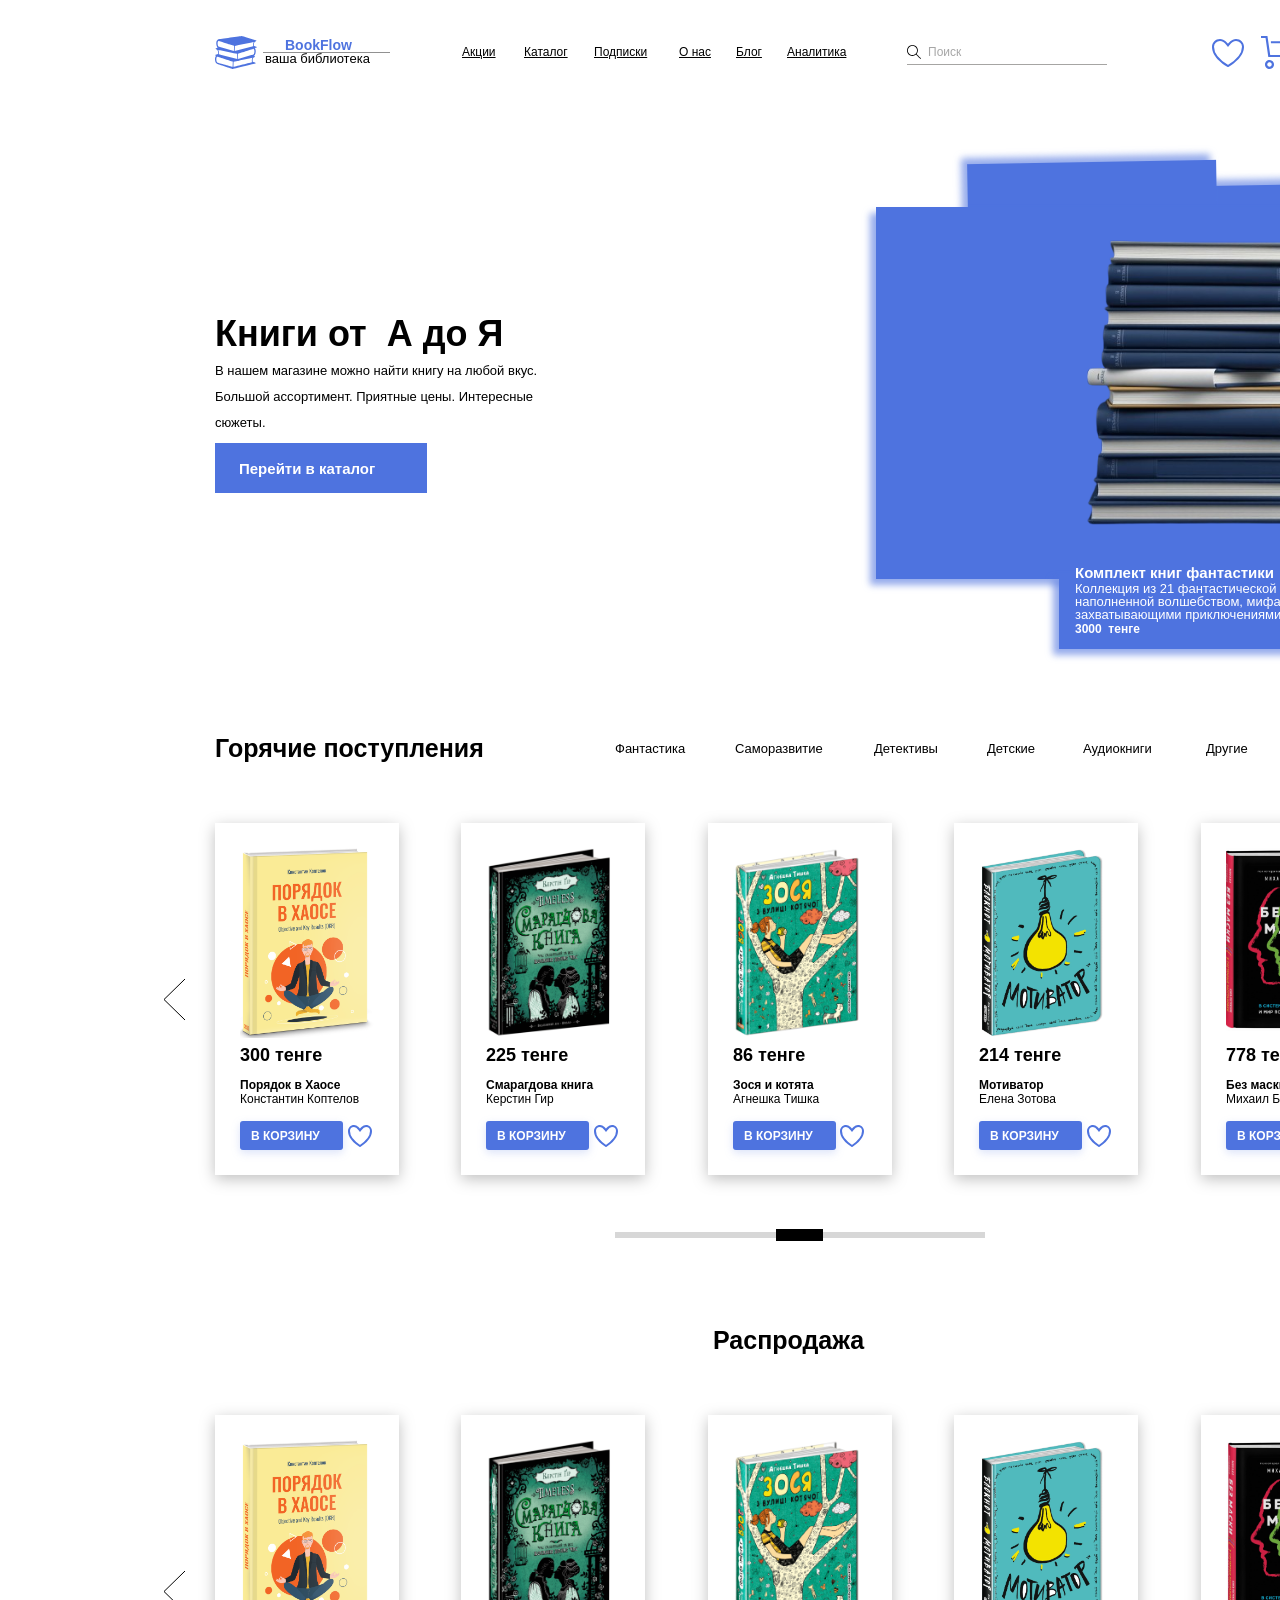
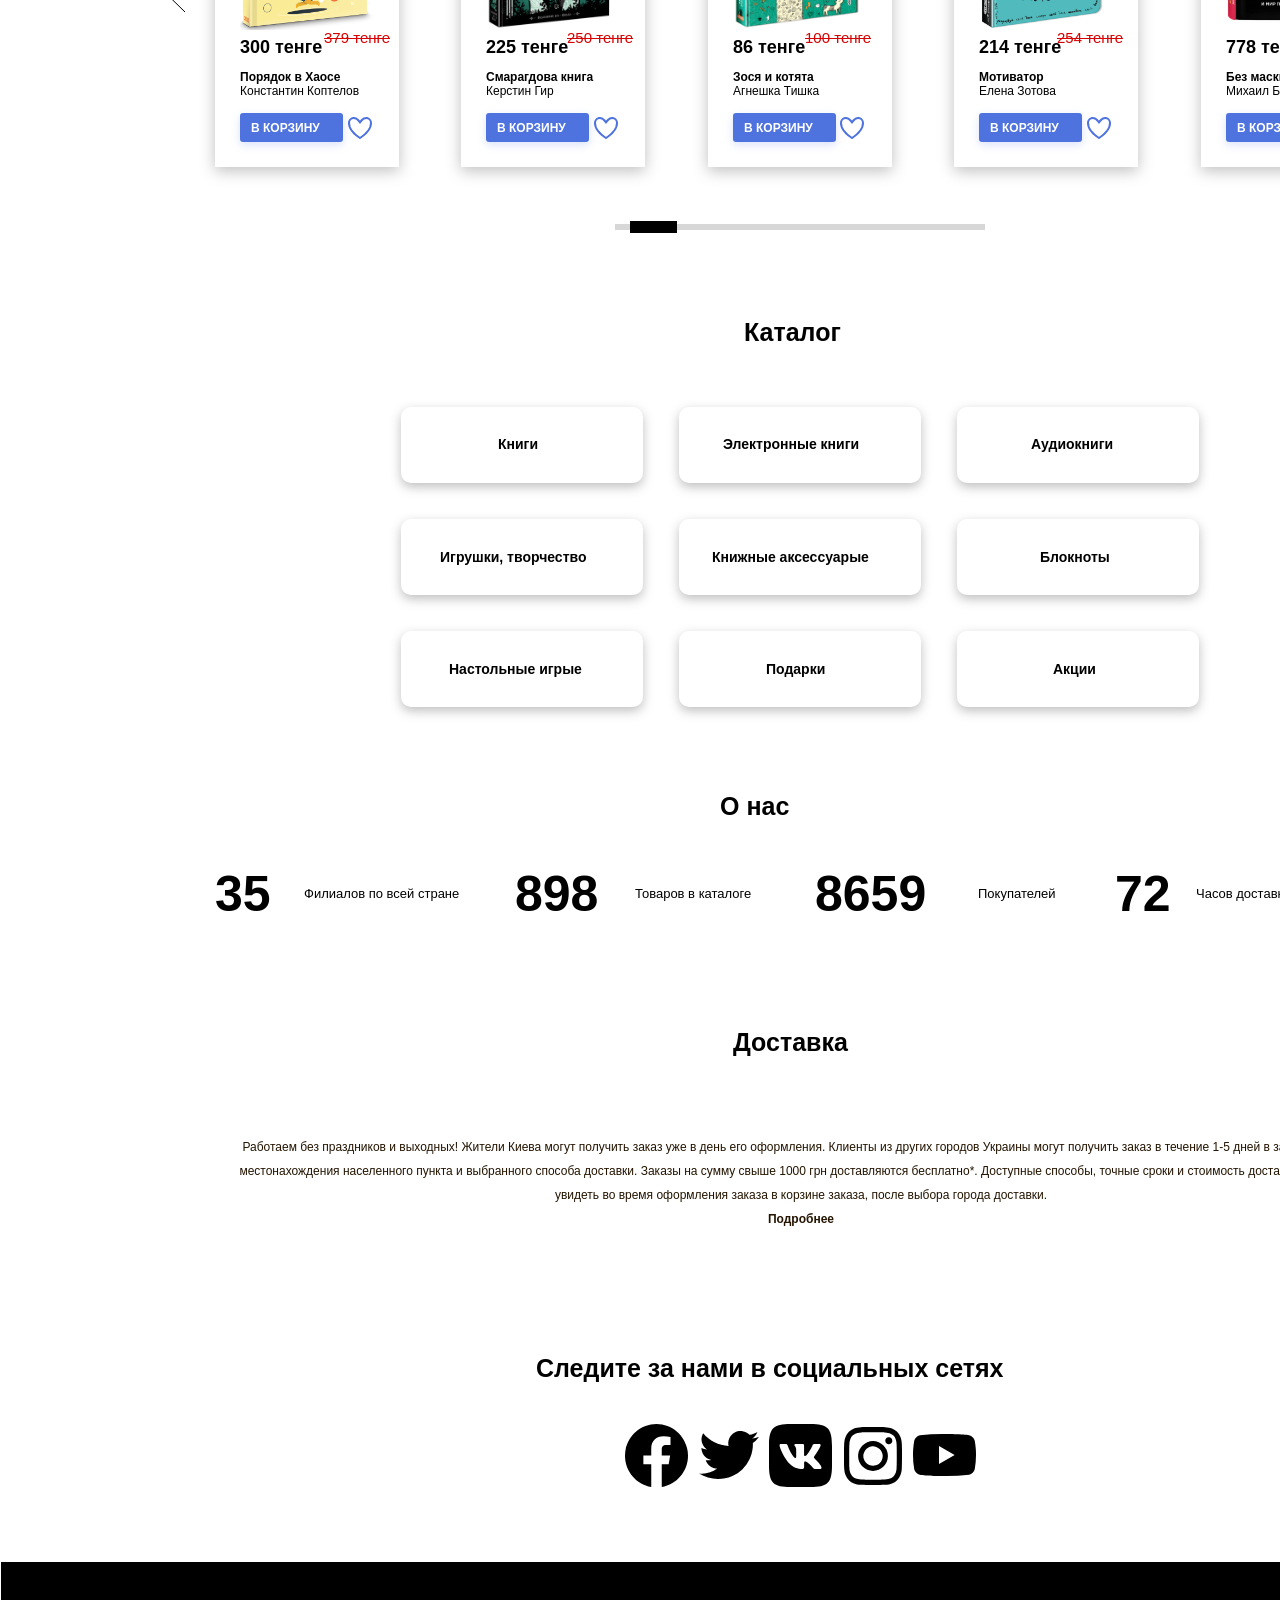
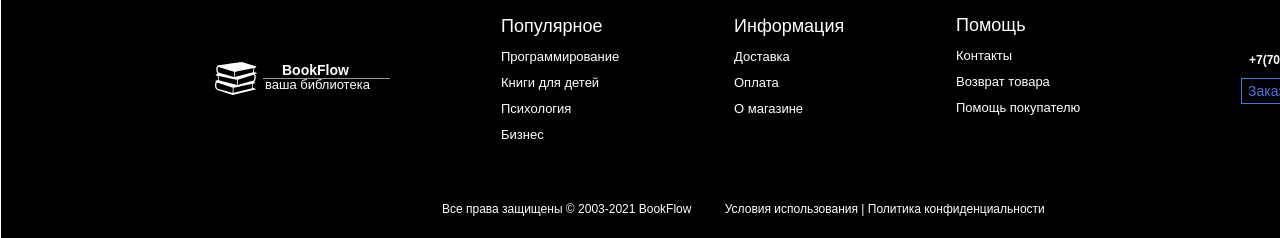
<file: main.html>
﻿<!DOCTYPE html>
<html>

<head>
    <title>Main</title>
    <meta http-equiv="X-UA-Compatible" content="IE=edge" />
    <meta http-equiv="content-type" content="text/html; charset=utf-8" />
    <link href="resources/css/axure_rp_page.css" type="text/css" rel="stylesheet" />
    <link href="data/styles.css" type="text/css" rel="stylesheet" />
    <link href="files/main/styles.css" type="text/css" rel="stylesheet" />
    <link href="https://fonts.googleapis.com" rel="preconnect" />
    <link href="https://fonts.gstatic.com" rel="preconnect" />
    <link href="https://fonts.googleapis.com/css2?family=Inter:wght@100..900&display=swap" rel="stylesheet" />
    <script src="resources/scripts/jquery-3.7.1.min.js"></script>
    <script src="resources/scripts/axure/axQuery.js"></script>
    <script src="resources/scripts/axure/globals.js"></script>
    <script src="resources/scripts/axutils.js"></script>
    <script src="resources/scripts/axure/annotation.js"></script>
    <script src="resources/scripts/axure/axQuery.std.js"></script>
    <script src="resources/scripts/axure/doc.js"></script>
    <script src="resources/scripts/messagecenter.js"></script>
    <script src="resources/scripts/axure/events.js"></script>
    <script src="resources/scripts/axure/recording.js"></script>
    <script src="resources/scripts/axure/action.js"></script>
    <script src="resources/scripts/axure/expr.js"></script>
    <script src="resources/scripts/axure/geometry.js"></script>
    <script src="resources/scripts/axure/flyout.js"></script>
    <script src="resources/scripts/axure/model.js"></script>
    <script src="resources/scripts/axure/repeater.js"></script>
    <script src="resources/scripts/axure/sto.js"></script>
    <script src="resources/scripts/axure/utils.temp.js"></script>
    <script src="resources/scripts/axure/variables.js"></script>
    <script src="resources/scripts/axure/drag.js"></script>
    <script src="resources/scripts/axure/move.js"></script>
    <script src="resources/scripts/axure/visibility.js"></script>
    <script src="resources/scripts/axure/style.js"></script>
    <script src="resources/scripts/axure/adaptive.js"></script>
    <script src="resources/scripts/axure/tree.js"></script>
    <script src="resources/scripts/axure/init.temp.js"></script>
    <script src="resources/scripts/axure/legacy.js"></script>
    <script src="resources/scripts/axure/viewer.js"></script>
    <script src="resources/scripts/axure/math.js"></script>
    <script src="resources/scripts/axure/jquery.nicescroll.min.js"></script>
    <script src="data/document.js"></script>
    <script src="files/main/data.js"></script>
    <script type="text/javascript">
        $axure.utils.getTransparentGifPath = function() {
            return 'resources/images/transparent.gif';
        };
        $axure.utils.getOtherPath = function() {
            return 'resources/Other.html';
        };
        $axure.utils.getReloadPath = function() {
            return 'resources/reload.html';
        };
    </script>
</head>

<body>
    <div id="base" class="">

        <!-- Desktop (Group) -->
        <div id="u0" class="ax_default" data-label="Desktop" data-left="0" data-top="0" data-width="1601" data-height="3438" layer-opacity="1">

            <!-- Desktop BG (Rectangle) -->
            <div id="u1" class="ax_default shape transition notrs" data-label="Desktop BG">
                <div id="u1_div" class=""></div>
                <div id="u1_text" class="text " style="display:none; visibility: hidden">
                    <p></p>
                </div>
            </div>

            <!-- Первый экран (Group) -->
            <div id="u2" class="ax_default" data-label="Первый экран" data-left="215" data-top="31" data-width="1293" data-height="618" layer-opacity="1">

                <!-- Шапка (Group) -->
                <div id="u3" class="ax_default" data-label="Шапка" data-left="215" data-top="31" data-width="1173" data-height="42" layer-opacity="1">

                    <!-- Лого (Group) -->
                    <div id="u4" class="ax_default" data-label="Лого" data-left="215" data-top="31" data-width="175" data-height="42" layer-opacity="1">

                        <!-- Unnamed (Rectangle) -->
                        <div id="u5" class="ax_default shape transition notrs">
                            <div id="u5_div" class=""></div>
                            <div id="u5_text" class="text ">
                                <p><span>BookFlow</span></p>
                            </div>
                        </div>

                        <!-- Unnamed (Rectangle) -->
                        <div id="u6" class="ax_default shape transition notrs">
                            <div id="u6_div" class=""></div>
                            <div id="u6_text" class="text ">
                                <p><span>ваша библиотека</span></p>
                            </div>
                        </div>

                        <!-- Line 1 (Shape) -->
                        <div id="u7" class="ax_default shape transition notrs" data-label="Line 1">
                            <svg data="images/main/regen/line_1_u7.svg" id="u7_img" class="img generatedImage">

  <g transform="matrix(1 0 0 1 -263 -52 )">
    <path d="M 0 0.5  L 127 0.5  " stroke-width="1" stroke-dasharray="0" stroke="rgba(0, 0, 0, 0.43137254901960786)" fill="none" transform="matrix(1 0 0 1 263 52 )" class="stroke" />
  </g>
                </svg>
                            <div id="u7_text" class="text " style="display:none; visibility: hidden">
                                <p></p>
                            </div>
                        </div>

                        <!-- books-stack-of-three 2 (Dynamic panel) -->
                        <div id="u8" class="ax_default" data-label="books-stack-of-three 2">
                            <div id="u8_state0" class="panel_state" data-label="State 1" style="">
                                <div id="u8_state0_content" class="panel_state_content">

                                    <!-- Group (Group) -->
                                    <div id="u9" class="ax_default" data-label="Group" data-left="0" data-top="5" data-width="42" data-height="33" layer-opacity="1">

                                        <!-- Group (Group) -->
                                        <div id="u10" class="ax_default" data-label="Group" data-left="0" data-top="5" data-width="42" data-height="33" layer-opacity="1">

                                            <!-- Vector (Shape) -->
                                            <div id="u11" class="ax_default shape transition notrs" data-label="Vector">
                                                <svg data="images/main/regen/vector_u11.svg" id="u11_img" class="img generatedImage">

  <defs>
    <pattern id="u11_img_bgp" patternUnits="userSpaceOnUse" alignment="0 0" imageRepeat="None" />
    <mask fill="white" id="u11_img_cl86">
      <path d="M 41.732834798267334 11.582544335791223  C 41.732960141457106 11.583301323543662  43.26176975333935 11.186133857984757  39.003736371805836 9.96914990344651  C 38.83389635534576 8.68403705659396  38.80995682521056 6.470605049418982  39.99582874274937 5.727369273601117  C 40.01701174078421 5.713743493822257  40.03280412489755 5.694061482084007  40.05135491634124 5.677155422005421  C 41.02088445988548 5.365024144351517  41.691848635297596 4.926981034627998  41.1651565592155 4.33753991851728  C 41.1651565592155 4.33753991851728  26.863247972227075 0  26.863247972227075 0  C 26.863247972227075 0  3.705216646722653 3.2407907392890145  3.705216646722653 3.2407907392890145  C 3.705216646722653 3.2407907392890145  1.0533310032144638 3.622312343737183  1.2902296188317874 7.769343410030477  C 1.4188317282948675 10.02642846192178  2.1221322805629517 11.134912386868606  2.737191291671702 11.680448207462998  C 2.737191291671702 11.680448207462998  0.8368632502946518 12.25689440673479  0.8368632502946518 12.25689440673479  C 0.30941910985005966 12.846335522845507  0.9802558592730737 13.28450403604926  1.949910736916346 13.596130661703201  C 1.9683361849222107 13.613541379421749  1.983878718915908 13.633097019480072  2.0054377472642515 13.646722799258932  C 3.190557540672262 14.39058941263674  3.1677452254985763 16.603770191731385  2.9972784937171113 17.889135349543928  C -1.2602533123471131 19.10599320876216  0.2680558986381755 19.502527856769248  0.2680558986381755 19.502527856769248  C 0.2680558986381755 19.502527856769248  1.2019879581358777 19.730003814069867  1.2019879581358777 19.730003814069867  C 0.5450643097666709 20.327519482499902  -0.10734695336141914 21.460603846365203  0.014862653846631772 23.609566011585482  C 0.25188661850506266 27.755840024678857  2.430100395695663 28.04198207025472  2.430100395695663 28.04198207025472  C 2.430100395695663 28.04198207025472  17.584593324731554 33  17.584593324731554 33  C 17.584593324731554 33  40.458471627663734 27.42326987478673  40.458471627663734 27.42326987478673  C 40.458471627663734 27.42326987478673  41.98728369913649 27.0261028250602  37.72862346780294 25.80911887052195  C 37.55740467165897 24.525772320709255  37.533588189485826 22.31284463465434  38.72146557214576 21.567085568756685  C 38.74327528550201 21.553838283617793  38.75919212586765 21.533778600679312  38.776865515114295 21.517124870360707  C 39.74652039275757 21.204993592706803  40.416857240223344 20.767327806383626  39.89003983004221 20.177886690272906  C 39.89003983004221 20.177886690272906  38.89581683918336 19.87572380113773  38.89581683918336 19.87572380113773  C 39.55888227678331 19.473258642371384  40.55486148406205 18.42142436345927  40.71091374850943 15.689203242087729  C 40.818583546813315 13.809855009924863  40.331496889134634 12.70919332633737  39.76770323016515 12.061211796151557  C 39.76770323016515 12.061211796151557  41.732834798267334 11.582544335791223  41.732834798267334 11.582544335791223  Z M 19.70941045654046 14.963756652308387  L 19.871104234709538 9.916033934371162  L 23.71763439075919 9.120314711517358  L 36.716724364504856 6.431494203582191  C 36.716724364504856 6.431494203582191  38.653404315138296 6.030542850415773  38.653404315138296 6.030542850415773  C 38.03458504198534 7.17056642744044  38.060531763050975 8.730718434429907  38.16293714070151 9.733474862666064  C 38.185373571246906 9.960318854407097  38.21119319504903 10.167481613669636  38.23626183218558 10.324935068056469  C 38.23626183218558 10.324935068056469  36.11645949877699 10.855457544292037  36.11645949877699 10.855457544292037  L 19.70941045654046 14.963756652308387  Z M 3.839083266491516 17.653712499403504  C 3.9408619288206594 16.651713064207282  3.967309194352627 15.09118283141776  3.347988525035239 13.951159254393092  C 3.347988525035239 13.951159254393092  5.284415536275684 14.352109644999816  5.284415536275684 14.352109644999816  L 17.768220630000098 16.935204039903873  L 18.858832177297014 17.16002910780517  L 22.129412163295065 17.836650819628325  L 22.2907291621793 22.88449674520648  L 5.427808264790682 18.66164148279929  C 5.427808264790682 18.66164148279929  3.7653815566494524 18.245802218834267  3.7653815566494524 18.245802218834267  C 3.789823476596856 18.088096438447455  3.8156440903112374 17.881187313664487  3.839083266491516 17.653712499403504  Z M 4.101176053194641 10.793636185337425  C 4.043643532899379 10.789472752757774  2.662862821682031 10.661542193308353  2.5956788734836724 7.569751844526891  C 2.572239697303394 6.466694530339122  2.767524444717316 5.66895480444608  3.1622301217050817 5.263461703599984  C 3.413417855615391 5.004571888741632  3.7098543968808286 4.950700069665987  3.9131610383989726 4.950700069665987  C 4.020580146091682 4.950700069665987  4.097916985129949 4.965713113224904  4.103181398779205 4.965713113224904  C 4.103181398779205 4.965713113224904  14.081376037657162 8.240063496271159  14.081376037657162 8.240063496271159  L 19.059632585096608 9.873769863294354  L 18.896309284335207 14.956816596909283  L 4.930320946369016 11.015685231079079  C 4.930320946369016 11.015685231079079  4.193302891655782 10.807891694416583  4.193302891655782 10.807891694416583  C 4.166228763249463 10.800195652247226  4.129503612243745 10.794897831552321  4.101176053194641 10.793636185337425  Z M 17.78301065136914 25.714622460169565  L 17.620691457838927 30.797794326544814  C 17.620691457838927 30.797794326544814  2.9180616053711947 26.648744291291795  2.9180616053711947 26.648744291291795  C 2.890862135394803 26.64079591983246  2.8545126355475023 26.635497344552792  2.8261850764983985 26.63410953369291  C 2.7676498087004955 26.630198430403244  1.3862424718141861 26.50239479018357  1.3194345557970777 23.411361494602023  C 1.2956193511710667 22.306916409974356  1.491906797525898 21.50993322592139  1.885860410151164 21.10406162855533  C 2.137674874324937 20.84517181369698  2.4342367795735536 20.791299032061637  2.6371673889104486 20.791299032061637  C 2.7448371872143356 20.791299032061637  2.821923367860268 20.805808656900204  2.8275638113560744 20.805808656900204  C 2.8275638113560744 20.805808656900204  17.78301065136914 25.714622460169565  17.78301065136914 25.714622460169565  Z M 37.37778648864202 21.871015717491414  C 36.758340485225595 23.010913078876104  36.7840350289439 24.571696585185308  36.886565755635544 25.573696020381526  C 36.90975424494017 25.801297005162493  36.93557536855274 26.008079959425483  36.960644005689296 26.165785739812296  C 36.960644005689296 26.165785739812296  18.433417763344536 30.804986572583942  18.433417763344536 30.804986572583942  L 18.59536017758991 25.7571387218864  L 22.55632986921651 24.937447912394695  L 23.141307441422754 25.079887496022874  L 25.333810963539474 24.362641914842747  L 35.440356804609294 22.27222022385755  C 35.440356804609294 22.27222022385755  37.37778648864202 21.871015717491414  37.37778648864202 21.871015717491414  Z M 39.40772026856703 15.490367285944513  C 39.33878151597456 18.58114815024612  37.95737235989101 18.709583470265464  37.90710974404782 18.71349457355514  C 37.87339242837857 18.714251561307574  37.83967697673279 18.71879273335493  37.80796515233331 18.728885903074087  C 37.80796515233331 18.728885903074087  36.410638053906304 19.122645972761077  36.410638053906304 19.122645972761077  L 23.10571040563837 22.877810805566792  L 22.94301443282331 17.79476407195186  L 27.308216657287407 16.36165899555204  C 27.308216657287407 16.36165899555204  37.878030798632736 12.892006694281823  37.878030798632736 12.892006694281823  C 37.87940957364722 12.891375871174375  38.434051980297546 12.767356356852146  38.841166629614115 13.184078107577303  C 39.23524560622256 13.589571208423399  39.43078341443382 14.387309971756745  39.40772026856703 15.490367285944513  Z " fill-rule="evenodd" />
    </mask>
  </defs>
  <g transform="matrix(1 0 0 1 0 -5 )">
    <path d="M 41.732834798267334 11.582544335791223  C 41.732960141457106 11.583301323543662  43.26176975333935 11.186133857984757  39.003736371805836 9.96914990344651  C 38.83389635534576 8.68403705659396  38.80995682521056 6.470605049418982  39.99582874274937 5.727369273601117  C 40.01701174078421 5.713743493822257  40.03280412489755 5.694061482084007  40.05135491634124 5.677155422005421  C 41.02088445988548 5.365024144351517  41.691848635297596 4.926981034627998  41.1651565592155 4.33753991851728  C 41.1651565592155 4.33753991851728  26.863247972227075 0  26.863247972227075 0  C 26.863247972227075 0  3.705216646722653 3.2407907392890145  3.705216646722653 3.2407907392890145  C 3.705216646722653 3.2407907392890145  1.0533310032144638 3.622312343737183  1.2902296188317874 7.769343410030477  C 1.4188317282948675 10.02642846192178  2.1221322805629517 11.134912386868606  2.737191291671702 11.680448207462998  C 2.737191291671702 11.680448207462998  0.8368632502946518 12.25689440673479  0.8368632502946518 12.25689440673479  C 0.30941910985005966 12.846335522845507  0.9802558592730737 13.28450403604926  1.949910736916346 13.596130661703201  C 1.9683361849222107 13.613541379421749  1.983878718915908 13.633097019480072  2.0054377472642515 13.646722799258932  C 3.190557540672262 14.39058941263674  3.1677452254985763 16.603770191731385  2.9972784937171113 17.889135349543928  C -1.2602533123471131 19.10599320876216  0.2680558986381755 19.502527856769248  0.2680558986381755 19.502527856769248  C 0.2680558986381755 19.502527856769248  1.2019879581358777 19.730003814069867  1.2019879581358777 19.730003814069867  C 0.5450643097666709 20.327519482499902  -0.10734695336141914 21.460603846365203  0.014862653846631772 23.609566011585482  C 0.25188661850506266 27.755840024678857  2.430100395695663 28.04198207025472  2.430100395695663 28.04198207025472  C 2.430100395695663 28.04198207025472  17.584593324731554 33  17.584593324731554 33  C 17.584593324731554 33  40.458471627663734 27.42326987478673  40.458471627663734 27.42326987478673  C 40.458471627663734 27.42326987478673  41.98728369913649 27.0261028250602  37.72862346780294 25.80911887052195  C 37.55740467165897 24.525772320709255  37.533588189485826 22.31284463465434  38.72146557214576 21.567085568756685  C 38.74327528550201 21.553838283617793  38.75919212586765 21.533778600679312  38.776865515114295 21.517124870360707  C 39.74652039275757 21.204993592706803  40.416857240223344 20.767327806383626  39.89003983004221 20.177886690272906  C 39.89003983004221 20.177886690272906  38.89581683918336 19.87572380113773  38.89581683918336 19.87572380113773  C 39.55888227678331 19.473258642371384  40.55486148406205 18.42142436345927  40.71091374850943 15.689203242087729  C 40.818583546813315 13.809855009924863  40.331496889134634 12.70919332633737  39.76770323016515 12.061211796151557  C 39.76770323016515 12.061211796151557  41.732834798267334 11.582544335791223  41.732834798267334 11.582544335791223  Z M 19.70941045654046 14.963756652308387  L 19.871104234709538 9.916033934371162  L 23.71763439075919 9.120314711517358  L 36.716724364504856 6.431494203582191  C 36.716724364504856 6.431494203582191  38.653404315138296 6.030542850415773  38.653404315138296 6.030542850415773  C 38.03458504198534 7.17056642744044  38.060531763050975 8.730718434429907  38.16293714070151 9.733474862666064  C 38.185373571246906 9.960318854407097  38.21119319504903 10.167481613669636  38.23626183218558 10.324935068056469  C 38.23626183218558 10.324935068056469  36.11645949877699 10.855457544292037  36.11645949877699 10.855457544292037  L 19.70941045654046 14.963756652308387  Z M 3.839083266491516 17.653712499403504  C 3.9408619288206594 16.651713064207282  3.967309194352627 15.09118283141776  3.347988525035239 13.951159254393092  C 3.347988525035239 13.951159254393092  5.284415536275684 14.352109644999816  5.284415536275684 14.352109644999816  L 17.768220630000098 16.935204039903873  L 18.858832177297014 17.16002910780517  L 22.129412163295065 17.836650819628325  L 22.2907291621793 22.88449674520648  L 5.427808264790682 18.66164148279929  C 5.427808264790682 18.66164148279929  3.7653815566494524 18.245802218834267  3.7653815566494524 18.245802218834267  C 3.789823476596856 18.088096438447455  3.8156440903112374 17.881187313664487  3.839083266491516 17.653712499403504  Z M 4.101176053194641 10.793636185337425  C 4.043643532899379 10.789472752757774  2.662862821682031 10.661542193308353  2.5956788734836724 7.569751844526891  C 2.572239697303394 6.466694530339122  2.767524444717316 5.66895480444608  3.1622301217050817 5.263461703599984  C 3.413417855615391 5.004571888741632  3.7098543968808286 4.950700069665987  3.9131610383989726 4.950700069665987  C 4.020580146091682 4.950700069665987  4.097916985129949 4.965713113224904  4.103181398779205 4.965713113224904  C 4.103181398779205 4.965713113224904  14.081376037657162 8.240063496271159  14.081376037657162 8.240063496271159  L 19.059632585096608 9.873769863294354  L 18.896309284335207 14.956816596909283  L 4.930320946369016 11.015685231079079  C 4.930320946369016 11.015685231079079  4.193302891655782 10.807891694416583  4.193302891655782 10.807891694416583  C 4.166228763249463 10.800195652247226  4.129503612243745 10.794897831552321  4.101176053194641 10.793636185337425  Z M 17.78301065136914 25.714622460169565  L 17.620691457838927 30.797794326544814  C 17.620691457838927 30.797794326544814  2.9180616053711947 26.648744291291795  2.9180616053711947 26.648744291291795  C 2.890862135394803 26.64079591983246  2.8545126355475023 26.635497344552792  2.8261850764983985 26.63410953369291  C 2.7676498087004955 26.630198430403244  1.3862424718141861 26.50239479018357  1.3194345557970777 23.411361494602023  C 1.2956193511710667 22.306916409974356  1.491906797525898 21.50993322592139  1.885860410151164 21.10406162855533  C 2.137674874324937 20.84517181369698  2.4342367795735536 20.791299032061637  2.6371673889104486 20.791299032061637  C 2.7448371872143356 20.791299032061637  2.821923367860268 20.805808656900204  2.8275638113560744 20.805808656900204  C 2.8275638113560744 20.805808656900204  17.78301065136914 25.714622460169565  17.78301065136914 25.714622460169565  Z M 37.37778648864202 21.871015717491414  C 36.758340485225595 23.010913078876104  36.7840350289439 24.571696585185308  36.886565755635544 25.573696020381526  C 36.90975424494017 25.801297005162493  36.93557536855274 26.008079959425483  36.960644005689296 26.165785739812296  C 36.960644005689296 26.165785739812296  18.433417763344536 30.804986572583942  18.433417763344536 30.804986572583942  L 18.59536017758991 25.7571387218864  L 22.55632986921651 24.937447912394695  L 23.141307441422754 25.079887496022874  L 25.333810963539474 24.362641914842747  L 35.440356804609294 22.27222022385755  C 35.440356804609294 22.27222022385755  37.37778648864202 21.871015717491414  37.37778648864202 21.871015717491414  Z M 39.40772026856703 15.490367285944513  C 39.33878151597456 18.58114815024612  37.95737235989101 18.709583470265464  37.90710974404782 18.71349457355514  C 37.87339242837857 18.714251561307574  37.83967697673279 18.71879273335493  37.80796515233331 18.728885903074087  C 37.80796515233331 18.728885903074087  36.410638053906304 19.122645972761077  36.410638053906304 19.122645972761077  L 23.10571040563837 22.877810805566792  L 22.94301443282331 17.79476407195186  L 27.308216657287407 16.36165899555204  C 27.308216657287407 16.36165899555204  37.878030798632736 12.892006694281823  37.878030798632736 12.892006694281823  C 37.87940957364722 12.891375871174375  38.434051980297546 12.767356356852146  38.841166629614115 13.184078107577303  C 39.23524560622256 13.589571208423399  39.43078341443382 14.387309971756745  39.40772026856703 15.490367285944513  Z " fill-rule="nonzero" fill="rgba(78, 115, 223, 1)" stroke="none" transform="matrix(1 0 0 1 0 5 )" class="fill" />
    <path d="M 41.732834798267334 11.582544335791223  C 41.732960141457106 11.583301323543662  43.26176975333935 11.186133857984757  39.003736371805836 9.96914990344651  C 38.83389635534576 8.68403705659396  38.80995682521056 6.470605049418982  39.99582874274937 5.727369273601117  C 40.01701174078421 5.713743493822257  40.03280412489755 5.694061482084007  40.05135491634124 5.677155422005421  C 41.02088445988548 5.365024144351517  41.691848635297596 4.926981034627998  41.1651565592155 4.33753991851728  C 41.1651565592155 4.33753991851728  26.863247972227075 0  26.863247972227075 0  C 26.863247972227075 0  3.705216646722653 3.2407907392890145  3.705216646722653 3.2407907392890145  C 3.705216646722653 3.2407907392890145  1.0533310032144638 3.622312343737183  1.2902296188317874 7.769343410030477  C 1.4188317282948675 10.02642846192178  2.1221322805629517 11.134912386868606  2.737191291671702 11.680448207462998  C 2.737191291671702 11.680448207462998  0.8368632502946518 12.25689440673479  0.8368632502946518 12.25689440673479  C 0.30941910985005966 12.846335522845507  0.9802558592730737 13.28450403604926  1.949910736916346 13.596130661703201  C 1.9683361849222107 13.613541379421749  1.983878718915908 13.633097019480072  2.0054377472642515 13.646722799258932  C 3.190557540672262 14.39058941263674  3.1677452254985763 16.603770191731385  2.9972784937171113 17.889135349543928  C -1.2602533123471131 19.10599320876216  0.2680558986381755 19.502527856769248  0.2680558986381755 19.502527856769248  C 0.2680558986381755 19.502527856769248  1.2019879581358777 19.730003814069867  1.2019879581358777 19.730003814069867  C 0.5450643097666709 20.327519482499902  -0.10734695336141914 21.460603846365203  0.014862653846631772 23.609566011585482  C 0.25188661850506266 27.755840024678857  2.430100395695663 28.04198207025472  2.430100395695663 28.04198207025472  C 2.430100395695663 28.04198207025472  17.584593324731554 33  17.584593324731554 33  C 17.584593324731554 33  40.458471627663734 27.42326987478673  40.458471627663734 27.42326987478673  C 40.458471627663734 27.42326987478673  41.98728369913649 27.0261028250602  37.72862346780294 25.80911887052195  C 37.55740467165897 24.525772320709255  37.533588189485826 22.31284463465434  38.72146557214576 21.567085568756685  C 38.74327528550201 21.553838283617793  38.75919212586765 21.533778600679312  38.776865515114295 21.517124870360707  C 39.74652039275757 21.204993592706803  40.416857240223344 20.767327806383626  39.89003983004221 20.177886690272906  C 39.89003983004221 20.177886690272906  38.89581683918336 19.87572380113773  38.89581683918336 19.87572380113773  C 39.55888227678331 19.473258642371384  40.55486148406205 18.42142436345927  40.71091374850943 15.689203242087729  C 40.818583546813315 13.809855009924863  40.331496889134634 12.70919332633737  39.76770323016515 12.061211796151557  C 39.76770323016515 12.061211796151557  41.732834798267334 11.582544335791223  41.732834798267334 11.582544335791223  Z " stroke-width="0" stroke-dasharray="0" stroke="rgba(121, 121, 121, 1)" fill="none" transform="matrix(1 0 0 1 0 5 )" class="stroke" mask="url(#u11_img_cl86)" />
    <path d="M 19.70941045654046 14.963756652308387  L 19.871104234709538 9.916033934371162  L 23.71763439075919 9.120314711517358  L 36.716724364504856 6.431494203582191  C 36.716724364504856 6.431494203582191  38.653404315138296 6.030542850415773  38.653404315138296 6.030542850415773  C 38.03458504198534 7.17056642744044  38.060531763050975 8.730718434429907  38.16293714070151 9.733474862666064  C 38.185373571246906 9.960318854407097  38.21119319504903 10.167481613669636  38.23626183218558 10.324935068056469  C 38.23626183218558 10.324935068056469  36.11645949877699 10.855457544292037  36.11645949877699 10.855457544292037  L 19.70941045654046 14.963756652308387  Z " stroke-width="0" stroke-dasharray="0" stroke="rgba(121, 121, 121, 1)" fill="none" transform="matrix(1 0 0 1 0 5 )" class="stroke" mask="url(#u11_img_cl86)" />
    <path d="M 3.839083266491516 17.653712499403504  C 3.9408619288206594 16.651713064207282  3.967309194352627 15.09118283141776  3.347988525035239 13.951159254393092  C 3.347988525035239 13.951159254393092  5.284415536275684 14.352109644999816  5.284415536275684 14.352109644999816  L 17.768220630000098 16.935204039903873  L 18.858832177297014 17.16002910780517  L 22.129412163295065 17.836650819628325  L 22.2907291621793 22.88449674520648  L 5.427808264790682 18.66164148279929  C 5.427808264790682 18.66164148279929  3.7653815566494524 18.245802218834267  3.7653815566494524 18.245802218834267  C 3.789823476596856 18.088096438447455  3.8156440903112374 17.881187313664487  3.839083266491516 17.653712499403504  Z " stroke-width="0" stroke-dasharray="0" stroke="rgba(121, 121, 121, 1)" fill="none" transform="matrix(1 0 0 1 0 5 )" class="stroke" mask="url(#u11_img_cl86)" />
    <path d="M 4.101176053194641 10.793636185337425  C 4.043643532899379 10.789472752757774  2.662862821682031 10.661542193308353  2.5956788734836724 7.569751844526891  C 2.572239697303394 6.466694530339122  2.767524444717316 5.66895480444608  3.1622301217050817 5.263461703599984  C 3.413417855615391 5.004571888741632  3.7098543968808286 4.950700069665987  3.9131610383989726 4.950700069665987  C 4.020580146091682 4.950700069665987  4.097916985129949 4.965713113224904  4.103181398779205 4.965713113224904  C 4.103181398779205 4.965713113224904  14.081376037657162 8.240063496271159  14.081376037657162 8.240063496271159  L 19.059632585096608 9.873769863294354  L 18.896309284335207 14.956816596909283  L 4.930320946369016 11.015685231079079  C 4.930320946369016 11.015685231079079  4.193302891655782 10.807891694416583  4.193302891655782 10.807891694416583  C 4.166228763249463 10.800195652247226  4.129503612243745 10.794897831552321  4.101176053194641 10.793636185337425  Z " stroke-width="0" stroke-dasharray="0" stroke="rgba(121, 121, 121, 1)" fill="none" transform="matrix(1 0 0 1 0 5 )" class="stroke" mask="url(#u11_img_cl86)" />
    <path d="M 17.78301065136914 25.714622460169565  L 17.620691457838927 30.797794326544814  C 17.620691457838927 30.797794326544814  2.9180616053711947 26.648744291291795  2.9180616053711947 26.648744291291795  C 2.890862135394803 26.64079591983246  2.8545126355475023 26.635497344552792  2.8261850764983985 26.63410953369291  C 2.7676498087004955 26.630198430403244  1.3862424718141861 26.50239479018357  1.3194345557970777 23.411361494602023  C 1.2956193511710667 22.306916409974356  1.491906797525898 21.50993322592139  1.885860410151164 21.10406162855533  C 2.137674874324937 20.84517181369698  2.4342367795735536 20.791299032061637  2.6371673889104486 20.791299032061637  C 2.7448371872143356 20.791299032061637  2.821923367860268 20.805808656900204  2.8275638113560744 20.805808656900204  C 2.8275638113560744 20.805808656900204  17.78301065136914 25.714622460169565  17.78301065136914 25.714622460169565  Z " stroke-width="0" stroke-dasharray="0" stroke="rgba(121, 121, 121, 1)" fill="none" transform="matrix(1 0 0 1 0 5 )" class="stroke" mask="url(#u11_img_cl86)" />
    <path d="M 37.37778648864202 21.871015717491414  C 36.758340485225595 23.010913078876104  36.7840350289439 24.571696585185308  36.886565755635544 25.573696020381526  C 36.90975424494017 25.801297005162493  36.93557536855274 26.008079959425483  36.960644005689296 26.165785739812296  C 36.960644005689296 26.165785739812296  18.433417763344536 30.804986572583942  18.433417763344536 30.804986572583942  L 18.59536017758991 25.7571387218864  L 22.55632986921651 24.937447912394695  L 23.141307441422754 25.079887496022874  L 25.333810963539474 24.362641914842747  L 35.440356804609294 22.27222022385755  C 35.440356804609294 22.27222022385755  37.37778648864202 21.871015717491414  37.37778648864202 21.871015717491414  Z " stroke-width="0" stroke-dasharray="0" stroke="rgba(121, 121, 121, 1)" fill="none" transform="matrix(1 0 0 1 0 5 )" class="stroke" mask="url(#u11_img_cl86)" />
    <path d="M 39.40772026856703 15.490367285944513  C 39.33878151597456 18.58114815024612  37.95737235989101 18.709583470265464  37.90710974404782 18.71349457355514  C 37.87339242837857 18.714251561307574  37.83967697673279 18.71879273335493  37.80796515233331 18.728885903074087  C 37.80796515233331 18.728885903074087  36.410638053906304 19.122645972761077  36.410638053906304 19.122645972761077  L 23.10571040563837 22.877810805566792  L 22.94301443282331 17.79476407195186  L 27.308216657287407 16.36165899555204  C 27.308216657287407 16.36165899555204  37.878030798632736 12.892006694281823  37.878030798632736 12.892006694281823  C 37.87940957364722 12.891375871174375  38.434051980297546 12.767356356852146  38.841166629614115 13.184078107577303  C 39.23524560622256 13.589571208423399  39.43078341443382 14.387309971756745  39.40772026856703 15.490367285944513  Z " stroke-width="0" stroke-dasharray="0" stroke="rgba(121, 121, 121, 1)" fill="none" transform="matrix(1 0 0 1 0 5 )" class="stroke" mask="url(#u11_img_cl86)" />
  </g>
                          </svg>
                                                <div id="u11_text" class="text " style="display:none; visibility: hidden">
                                                    <p></p>
                                                </div>
                                            </div>
                                        </div>
                                    </div>
                                </div>
                            </div>
                        </div>
                    </div>

                    <!-- Frame 1 (Dynamic panel) -->
                    <div id="u12" class="ax_default" data-label="Frame 1">
                        <div id="u12_state0" class="panel_state" data-label="State 1" style="">
                            <div id="u12_state0_content" class="panel_state_content">

                                <!-- Unnamed (Rectangle) -->
                                <div id="u13" class="ax_default shape transition notrs">
                                    <div id="u13_div" class=""></div>
                                    <div id="u13_text" class="text ">
                                        <a href="./404.html">
                                            <p><span>Акции</span></p>
                                    </div>
                                </div>

                                <!-- Unnamed (Rectangle) -->
                                <div id="u14" class="ax_default shape transition notrs">
                                    <div id="u14_div" class=""></div>
                                    <div id="u14_text" class="text ">
                                        <a href="./catalog.html">
                                            <p><span>Каталог</span></p>
                                    </div>
                                </div>

                                <!-- Unnamed (Rectangle) -->
                                <div id="u15" class="ax_default shape transition notrs">
                                    <div id="u15_div" class=""></div>
                                    <div id="u15_text" class="text ">
                                        <a href="./podpiski.html">
                                            <p><span>Подписки</span></p>
                                    </div>
                                </div>

                                <!-- Unnamed (Rectangle) -->
                                <div id="u16" class="ax_default shape transition notrs">
                                    <div id="u16_div" class=""></div>
                                    <div id="u16_text" class="text ">
                                        <a href="./about_us.html">
                                            <p><span>О нас</span></p>
                                    </div>
                                </div>

                                <!-- Unnamed (Rectangle) -->
                                <div id="u17" class="ax_default shape transition notrs">
                                    <div id="u17_div" class=""></div>
                                    <div id="u17_text" class="text ">
                                        <a href="./404.html">
                                            <p><span>Блог</span></p>
                                    </div>
                                </div>

                                <!-- Unnamed (Rectangle) -->
                                <div id="u18" class="ax_default shape transition notrs">
                                    <div id="u18_div" class=""></div>
                                    <div id="u18_text" class="text ">
                                        <a href="./analitika.html">
                                            <p><span>Аналитика</span></p>
                                    </div>
                                </div>
                            </div>
                        </div>
                    </div>

                    <!-- корзина (Group) -->
                    <div id="u19" class="ax_default" data-label="корзина" data-left="1209" data-top="33" data-width="179" data-height="39" layer-opacity="1">

                        <!-- Unnamed (Rectangle) -->
                        <div id="u20" class="ax_default shape transition notrs">
                            <div id="u20_div" class=""></div>
                            <div id="u20_text" class="text ">
                                <p><span>2 228 тенге</span></p>
                            </div>
                        </div>

                        <!-- Vector 1 (Shape) -->
                        <div id="u21" class="ax_default shape transition notrs" data-label="Vector 1">
                            <svg data="images/main/regen/vector_1_u21.svg" id="u21_img" class="img generatedImage">

  <defs>
    <pattern id="u21_img_bgp" patternUnits="userSpaceOnUse" alignment="0 0" imageRepeat="None" />
    <mask fill="white" id="u21_img_cl87">
      <path d="M 9 0  L 0 0  L 4.5 5  L 9 0  Z " fill-rule="evenodd" />
    </mask>
  </defs>
  <g transform="matrix(1 0 0 1 -1379 -52 )">
    <path d="M 9 0  L 0 0  L 4.5 5  L 9 0  Z " fill-rule="nonzero" fill="rgba(36, 20, 0, 1)" stroke="none" transform="matrix(1 0 0 1 1379 52 )" class="fill" />
    <path d="M 9 0  L 0 0  L 4.5 5  L 9 0  Z " stroke-width="0" stroke-dasharray="0" stroke="rgba(121, 121, 121, 1)" fill="none" transform="matrix(1 0 0 1 1379 52 )" class="stroke" mask="url(#u21_img_cl87)" />
  </g>
                </svg>
                            <div id="u21_text" class="text " style="display:none; visibility: hidden">
                                <p></p>
                            </div>
                        </div>

                        <!-- akar-icons:heart (Dynamic panel) -->
                        <div id="u22" class="ax_default" data-label="akar-icons:heart">
                            <div id="u22_state0" class="panel_state" data-label="State 1" style="">
                                <div id="u22_state0_content" class="panel_state_content">

                                    <!-- Group (Group) -->
                                    <div id="u23" class="ax_default" data-label="Group" data-left="3" data-top="5" data-width="32" data-height="28" layer-opacity="1">

                                        <!-- Vector (Shape) -->
                                        <div id="u24" class="ax_default shape transition notrs" data-label="Vector">
                                            <a href="./registration.html">
                                                <svg data="images/main/regen/vector_u24.svg" id="u24_img" class="img generatedImage">

  <defs>
    <pattern id="u24_img_bgp" patternUnits="userSpaceOnUse" alignment="0 0" imageRepeat="None" />
    <mask fill="white" id="u24_img_cl88">
      <path d="M 16 4.710229828052762  C 16 4.710229828052762  12.417599868774413 0  8 0  C 3.5824001312255858 0  0 3.4792895177629113  0 7.771878916818709  C 0 11.237038020608342  1.4 19.461100291628696  15.180799865722657 27.774656057929157  C 15.427651238441467 27.922044996750234  15.711044931411744 28  16 28  C 16.28895506858826 28  16.572348761558533 27.922044996750234  16.819200134277345 27.774656057929157  C 30.6 19.461100291628696  32 11.237038020608342  32 7.771878916818709  C 32 3.4792895177629113  28.417599868774413 0  24 0  C 19.582400131225587 0  16 4.710229828052762  16 4.710229828052762  Z " fill-rule="evenodd" />
    </mask>
  </defs>
  <g transform="matrix(1 0 0 1 -3 -5 )">
    <path d="M 16 4.710229828052762  C 16 4.710229828052762  12.417599868774413 0  8 0  C 3.5824001312255858 0  0 3.4792895177629113  0 7.771878916818709  C 0 11.237038020608342  1.4 19.461100291628696  15.180799865722657 27.774656057929157  C 15.427651238441467 27.922044996750234  15.711044931411744 28  16 28  C 16.28895506858826 28  16.572348761558533 27.922044996750234  16.819200134277345 27.774656057929157  C 30.6 19.461100291628696  32 11.237038020608342  32 7.771878916818709  C 32 3.4792895177629113  28.417599868774413 0  24 0  C 19.582400131225587 0  16 4.710229828052762  16 4.710229828052762  Z " fill-rule="nonzero" fill="rgba(255, 255, 255, 0)" stroke="none" transform="matrix(1 0 0 1 3 5 )" class="fill" />
    <path d="M 16 4.710229828052762  C 16 4.710229828052762  12.417599868774413 0  8 0  C 3.5824001312255858 0  0 3.4792895177629113  0 7.771878916818709  C 0 11.237038020608342  1.4 19.461100291628696  15.180799865722657 27.774656057929157  C 15.427651238441467 27.922044996750234  15.711044931411744 28  16 28  C 16.28895506858826 28  16.572348761558533 27.922044996750234  16.819200134277345 27.774656057929157  C 30.6 19.461100291628696  32 11.237038020608342  32 7.771878916818709  C 32 3.4792895177629113  28.417599868774413 0  24 0  C 19.582400131225587 0  16 4.710229828052762  16 4.710229828052762  Z " stroke-width="4" stroke-dasharray="0" stroke="rgba(78, 115, 223, 1)" fill="none" transform="matrix(1 0 0 1 3 5 )" class="stroke" mask="url(#u24_img_cl88)" />
  </g>
                        </svg>
                                                <div id="u24_text" class="text " style="display:none; visibility: hidden">
                                                    <p></p>
                                                </div>
                                        </div>
                                    </div>
                                </div>
                            </div>
                        </div>

                        <!-- cil:cart (Dynamic panel) -->
                        <div id="u25" class="ax_default" data-label="cil:cart">
                            <div id="u25_state0" class="panel_state" data-label="State 1" style="">
                                <div id="u25_state0_content" class="panel_state_content">

                                    <!-- Vector (Shape) -->
                                    <div id="u26" class="ax_default shape transition notrs" data-label="Vector">
                                        <svg data="images/main/regen/vector_u26.svg" id="u26_img" class="img generatedImage">

  <defs>
    <pattern id="u26_img_bgp" patternUnits="userSpaceOnUse" alignment="0 0" imageRepeat="None" />
    <mask fill="white" id="u26_img_cl89">
      <path d="M 33 5.2519193694158455  L 9.9 5.2519193694158455  L 9.9 7.351663453493733  L 30.800000000000004 7.351663453493733  L 30.800000000000004 11.508172565027419  L 28.359375000000004 19  L 9.207825469970704 19  L 6.45782494544983 0  L 0 0  L 0 2.0997440840778876  L 4.542175054550171 2.0997440840778876  L 7.292175054550172 21.000000000000004  L 29.9727991104126 21.000000000000004  L 33 11.831139259722336  L 33 5.2519193694158455  Z " fill-rule="evenodd" />
    </mask>
  </defs>
  <g transform="matrix(1 0 0 1 -4 -3 )">
    <path d="M 33 5.2519193694158455  L 9.9 5.2519193694158455  L 9.9 7.351663453493733  L 30.800000000000004 7.351663453493733  L 30.800000000000004 11.508172565027419  L 28.359375000000004 19  L 9.207825469970704 19  L 6.45782494544983 0  L 0 0  L 0 2.0997440840778876  L 4.542175054550171 2.0997440840778876  L 7.292175054550172 21.000000000000004  L 29.9727991104126 21.000000000000004  L 33 11.831139259722336  L 33 5.2519193694158455  Z " fill-rule="nonzero" fill="rgba(78, 115, 223, 1)" stroke="none" transform="matrix(1 0 0 1 4 3 )" class="fill" />
    <path d="M 33 5.2519193694158455  L 9.9 5.2519193694158455  L 9.9 7.351663453493733  L 30.800000000000004 7.351663453493733  L 30.800000000000004 11.508172565027419  L 28.359375000000004 19  L 9.207825469970704 19  L 6.45782494544983 0  L 0 0  L 0 2.0997440840778876  L 4.542175054550171 2.0997440840778876  L 7.292175054550172 21.000000000000004  L 29.9727991104126 21.000000000000004  L 33 11.831139259722336  L 33 5.2519193694158455  Z " stroke-width="0" stroke-dasharray="0" stroke="rgba(121, 121, 121, 1)" fill="none" transform="matrix(1 0 0 1 4 3 )" class="stroke" mask="url(#u26_img_cl89)" />
  </g>
                      </svg>
                                        <div id="u26_text" class="text " style="display:none; visibility: hidden">
                                            <p></p>
                                        </div>
                                    </div>

                                    <!-- Vector (Shape) -->
                                    <div id="u27" class="ax_default shape transition notrs" data-label="Vector">
                                        <svg data="images/main/regen/vector_u27.svg" id="u27_img" class="img generatedImage">

  <defs>
    <pattern id="u27_img_bgp" patternUnits="userSpaceOnUse" alignment="0 0" imageRepeat="None" />
    <mask fill="white" id="u27_img_cl90">
      <path d="M 4.4999997317790825 0  C 3.3069424961175025 0.0013585078268079087  2.163139203973961 0.4759008586406708  1.31951977726935 1.3195202350616455  C 0.4759003505647391 2.1631396114826202  0.00135850790778129 3.3069428354501724  0 4.5  C 0 5.693474248051643  0.47410615379250975 6.8380681201815605  1.3180198858988217 7.681981801986694  C 2.161933618005134 8.525895483791828  3.3065254125908266 9  4.4999997317790825 9  C 5.693474050967339 9  6.8380669184367004 8.525895483791828  7.681980650543013 7.681981801986694  C 8.525894382649325 6.8380681201815605  9.000000000000002 5.693474248051643  9 4.5  C 8.998660064033343 3.3069370687007904  8.524124593980586 2.1631221771240234  7.680501143962212 1.3194987773895264  C 6.836877693943839 0.4758753776550293  5.69306273419039 0.0013399358867900446  4.4999997317790825 0  Z M 4.4999997317790825 6.75  C 4.054991758912311 6.75  3.6199774962650237 6.618039624765515  3.2499668747166917 6.370806455612183  C 2.87995625316836 6.12357328645885  2.59156871015243 5.772172205150127  2.421271528081389 5.361038446426392  C 2.2509743460103477 4.949904687702656  2.2064168417925742 4.497504103928804  2.2932335909148214 4.061046838760376  C 2.3800503400370685 3.6245895735919476  2.594341645052531 3.2236783169209957  2.9090098088389515 2.909010171890259  C 3.2236779726253726 2.594342026859522  3.6245892531924997 2.38004966173321  4.06104654437581 2.2932329177856445  C 4.49750383555912 2.206416173838079  4.94990444629815 2.2509736754000187  5.3610382295273675 2.4212708473205566  C 5.772172012756586 2.5915680192410946  6.123574187894118 2.879957690834999  6.370807371783696 3.2499682903289795  C 6.618040555673275 3.61997888982296  6.74999986588954 4.05499205365777  6.749999865889541 4.5  C 6.749292757101694 5.0965200662612915  6.5120133466728545 5.668405115604401  6.090209668291192 6.0902087688446045  C 5.6684059899095285 6.512012422084808  5.0965198335957425 6.749292891254299  4.4999997317790825 6.75  Z " fill-rule="evenodd" />
    </mask>
  </defs>
  <g transform="matrix(1 0 0 1 -8 -27 )">
    <path d="M 4.4999997317790825 0  C 3.3069424961175025 0.0013585078268079087  2.163139203973961 0.4759008586406708  1.31951977726935 1.3195202350616455  C 0.4759003505647391 2.1631396114826202  0.00135850790778129 3.3069428354501724  0 4.5  C 0 5.693474248051643  0.47410615379250975 6.8380681201815605  1.3180198858988217 7.681981801986694  C 2.161933618005134 8.525895483791828  3.3065254125908266 9  4.4999997317790825 9  C 5.693474050967339 9  6.8380669184367004 8.525895483791828  7.681980650543013 7.681981801986694  C 8.525894382649325 6.8380681201815605  9.000000000000002 5.693474248051643  9 4.5  C 8.998660064033343 3.3069370687007904  8.524124593980586 2.1631221771240234  7.680501143962212 1.3194987773895264  C 6.836877693943839 0.4758753776550293  5.69306273419039 0.0013399358867900446  4.4999997317790825 0  Z M 4.4999997317790825 6.75  C 4.054991758912311 6.75  3.6199774962650237 6.618039624765515  3.2499668747166917 6.370806455612183  C 2.87995625316836 6.12357328645885  2.59156871015243 5.772172205150127  2.421271528081389 5.361038446426392  C 2.2509743460103477 4.949904687702656  2.2064168417925742 4.497504103928804  2.2932335909148214 4.061046838760376  C 2.3800503400370685 3.6245895735919476  2.594341645052531 3.2236783169209957  2.9090098088389515 2.909010171890259  C 3.2236779726253726 2.594342026859522  3.6245892531924997 2.38004966173321  4.06104654437581 2.2932329177856445  C 4.49750383555912 2.206416173838079  4.94990444629815 2.2509736754000187  5.3610382295273675 2.4212708473205566  C 5.772172012756586 2.5915680192410946  6.123574187894118 2.879957690834999  6.370807371783696 3.2499682903289795  C 6.618040555673275 3.61997888982296  6.74999986588954 4.05499205365777  6.749999865889541 4.5  C 6.749292757101694 5.0965200662612915  6.5120133466728545 5.668405115604401  6.090209668291192 6.0902087688446045  C 5.6684059899095285 6.512012422084808  5.0965198335957425 6.749292891254299  4.4999997317790825 6.75  Z " fill-rule="nonzero" fill="rgba(78, 115, 223, 1)" stroke="none" transform="matrix(1 0 0 1 8 27 )" class="fill" />
    <path d="M 4.4999997317790825 0  C 3.3069424961175025 0.0013585078268079087  2.163139203973961 0.4759008586406708  1.31951977726935 1.3195202350616455  C 0.4759003505647391 2.1631396114826202  0.00135850790778129 3.3069428354501724  0 4.5  C 0 5.693474248051643  0.47410615379250975 6.8380681201815605  1.3180198858988217 7.681981801986694  C 2.161933618005134 8.525895483791828  3.3065254125908266 9  4.4999997317790825 9  C 5.693474050967339 9  6.8380669184367004 8.525895483791828  7.681980650543013 7.681981801986694  C 8.525894382649325 6.8380681201815605  9.000000000000002 5.693474248051643  9 4.5  C 8.998660064033343 3.3069370687007904  8.524124593980586 2.1631221771240234  7.680501143962212 1.3194987773895264  C 6.836877693943839 0.4758753776550293  5.69306273419039 0.0013399358867900446  4.4999997317790825 0  Z " stroke-width="0" stroke-dasharray="0" stroke="rgba(121, 121, 121, 1)" fill="none" transform="matrix(1 0 0 1 8 27 )" class="stroke" mask="url(#u27_img_cl90)" />
    <path d="M 4.4999997317790825 6.75  C 4.054991758912311 6.75  3.6199774962650237 6.618039624765515  3.2499668747166917 6.370806455612183  C 2.87995625316836 6.12357328645885  2.59156871015243 5.772172205150127  2.421271528081389 5.361038446426392  C 2.2509743460103477 4.949904687702656  2.2064168417925742 4.497504103928804  2.2932335909148214 4.061046838760376  C 2.3800503400370685 3.6245895735919476  2.594341645052531 3.2236783169209957  2.9090098088389515 2.909010171890259  C 3.2236779726253726 2.594342026859522  3.6245892531924997 2.38004966173321  4.06104654437581 2.2932329177856445  C 4.49750383555912 2.206416173838079  4.94990444629815 2.2509736754000187  5.3610382295273675 2.4212708473205566  C 5.772172012756586 2.5915680192410946  6.123574187894118 2.879957690834999  6.370807371783696 3.2499682903289795  C 6.618040555673275 3.61997888982296  6.74999986588954 4.05499205365777  6.749999865889541 4.5  C 6.749292757101694 5.0965200662612915  6.5120133466728545 5.668405115604401  6.090209668291192 6.0902087688446045  C 5.6684059899095285 6.512012422084808  5.0965198335957425 6.749292891254299  4.4999997317790825 6.75  Z " stroke-width="0" stroke-dasharray="0" stroke="rgba(121, 121, 121, 1)" fill="none" transform="matrix(1 0 0 1 8 27 )" class="stroke" mask="url(#u27_img_cl90)" />
  </g>
                      </svg>
                                        <div id="u27_text" class="text " style="display:none; visibility: hidden">
                                            <p></p>
                                        </div>
                                    </div>

                                    <!-- Vector (Shape) -->
                                    <div id="u28" class="ax_default shape transition notrs" data-label="Vector">
                                        <svg data="images/main/regen/vector_u28.svg" id="u28_img" class="img generatedImage">

  <defs>
    <pattern id="u28_img_bgp" patternUnits="userSpaceOnUse" alignment="0 0" imageRepeat="None" />
    <mask fill="white" id="u28_img_cl91">
      <path d="M 5 0  C 3.6743809282779694 0.0013585078268079087  2.4034884572029114 0.4759008586406708  1.4661335945129395 1.3195202350616455  C 0.5287787318229675 2.1631396114826202  0.0015094531408976763 3.3069428354501724  0 4.5  C 0 5.693474248051643  0.5267827957868576 6.8380681201815605  1.4644646644592285 7.681981801986694  C 2.4021465331315994 8.525895483791828  3.6739175021648407 9  5 9  C 6.326082497835159 9  7.59785108268261 8.525895483791828  8.53553295135498 7.681981801986694  C 9.473214820027351 6.8380681201815605  10 5.693474248051643  10 4.5  C 9.99851118234801 3.3069370687007904  9.47124719619751 2.1631221771240234  8.53388786315918 1.3194987773895264  C 7.59652853012085 0.4758753776550293  6.325625479221344 0.0013399358867900446  5 0  Z M 5 6.75  C 4.505546726286411 6.75  4.022196382284164 6.618039624765515  3.6110734939575195 6.370806455612183  C 3.1999506056308746 6.12357328645885  2.879520021378994 5.772172205150127  2.690300941467285 5.361038446426392  C 2.5010818615555763 4.949904687702656  2.4515735264867544 4.497504103928804  2.548036575317383 4.061046838760376  C 2.644499624148011 3.6245895735919476  2.8826022520661354 3.2236783169209957  3.2322335243225098 2.909010171890259  C 3.581864796578884 2.594342026859522  4.027321748435497 2.38004966173321  4.512274265289307 2.2932329177856445  C 4.997226782143116 2.206416173838079  5.499891713261604 2.2509736754000187  5.956707000732422 2.4212708473205566  C 6.413522288203239 2.5915680192410946  6.803970318287611 2.879957690834999  7.078673839569092 3.2499682903289795  C 7.353377360850573 3.61997888982296  7.5 4.05499205365777  7.5 4.5  C 7.499214323615888 5.0965200662612915  7.235569357872009 5.668405115604401  6.7668986320495605 6.0902087688446045  C 6.298227906227112 6.512012422084808  5.662800073623657 6.749292891254299  5 6.75  Z " fill-rule="evenodd" />
    </mask>
  </defs>
  <g transform="matrix(1 0 0 1 -25 -27 )">
    <path d="M 5 0  C 3.6743809282779694 0.0013585078268079087  2.4034884572029114 0.4759008586406708  1.4661335945129395 1.3195202350616455  C 0.5287787318229675 2.1631396114826202  0.0015094531408976763 3.3069428354501724  0 4.5  C 0 5.693474248051643  0.5267827957868576 6.8380681201815605  1.4644646644592285 7.681981801986694  C 2.4021465331315994 8.525895483791828  3.6739175021648407 9  5 9  C 6.326082497835159 9  7.59785108268261 8.525895483791828  8.53553295135498 7.681981801986694  C 9.473214820027351 6.8380681201815605  10 5.693474248051643  10 4.5  C 9.99851118234801 3.3069370687007904  9.47124719619751 2.1631221771240234  8.53388786315918 1.3194987773895264  C 7.59652853012085 0.4758753776550293  6.325625479221344 0.0013399358867900446  5 0  Z M 5 6.75  C 4.505546726286411 6.75  4.022196382284164 6.618039624765515  3.6110734939575195 6.370806455612183  C 3.1999506056308746 6.12357328645885  2.879520021378994 5.772172205150127  2.690300941467285 5.361038446426392  C 2.5010818615555763 4.949904687702656  2.4515735264867544 4.497504103928804  2.548036575317383 4.061046838760376  C 2.644499624148011 3.6245895735919476  2.8826022520661354 3.2236783169209957  3.2322335243225098 2.909010171890259  C 3.581864796578884 2.594342026859522  4.027321748435497 2.38004966173321  4.512274265289307 2.2932329177856445  C 4.997226782143116 2.206416173838079  5.499891713261604 2.2509736754000187  5.956707000732422 2.4212708473205566  C 6.413522288203239 2.5915680192410946  6.803970318287611 2.879957690834999  7.078673839569092 3.2499682903289795  C 7.353377360850573 3.61997888982296  7.5 4.05499205365777  7.5 4.5  C 7.499214323615888 5.0965200662612915  7.235569357872009 5.668405115604401  6.7668986320495605 6.0902087688446045  C 6.298227906227112 6.512012422084808  5.662800073623657 6.749292891254299  5 6.75  Z " fill-rule="nonzero" fill="rgba(78, 115, 223, 1)" stroke="none" transform="matrix(1 0 0 1 25 27 )" class="fill" />
    <path d="M 5 0  C 3.6743809282779694 0.0013585078268079087  2.4034884572029114 0.4759008586406708  1.4661335945129395 1.3195202350616455  C 0.5287787318229675 2.1631396114826202  0.0015094531408976763 3.3069428354501724  0 4.5  C 0 5.693474248051643  0.5267827957868576 6.8380681201815605  1.4644646644592285 7.681981801986694  C 2.4021465331315994 8.525895483791828  3.6739175021648407 9  5 9  C 6.326082497835159 9  7.59785108268261 8.525895483791828  8.53553295135498 7.681981801986694  C 9.473214820027351 6.8380681201815605  10 5.693474248051643  10 4.5  C 9.99851118234801 3.3069370687007904  9.47124719619751 2.1631221771240234  8.53388786315918 1.3194987773895264  C 7.59652853012085 0.4758753776550293  6.325625479221344 0.0013399358867900446  5 0  Z " stroke-width="0" stroke-dasharray="0" stroke="rgba(121, 121, 121, 1)" fill="none" transform="matrix(1 0 0 1 25 27 )" class="stroke" mask="url(#u28_img_cl91)" />
    <path d="M 5 6.75  C 4.505546726286411 6.75  4.022196382284164 6.618039624765515  3.6110734939575195 6.370806455612183  C 3.1999506056308746 6.12357328645885  2.879520021378994 5.772172205150127  2.690300941467285 5.361038446426392  C 2.5010818615555763 4.949904687702656  2.4515735264867544 4.497504103928804  2.548036575317383 4.061046838760376  C 2.644499624148011 3.6245895735919476  2.8826022520661354 3.2236783169209957  3.2322335243225098 2.909010171890259  C 3.581864796578884 2.594342026859522  4.027321748435497 2.38004966173321  4.512274265289307 2.2932329177856445  C 4.997226782143116 2.206416173838079  5.499891713261604 2.2509736754000187  5.956707000732422 2.4212708473205566  C 6.413522288203239 2.5915680192410946  6.803970318287611 2.879957690834999  7.078673839569092 3.2499682903289795  C 7.353377360850573 3.61997888982296  7.5 4.05499205365777  7.5 4.5  C 7.499214323615888 5.0965200662612915  7.235569357872009 5.668405115604401  6.7668986320495605 6.0902087688446045  C 6.298227906227112 6.512012422084808  5.662800073623657 6.749292891254299  5 6.75  Z " stroke-width="0" stroke-dasharray="0" stroke="rgba(121, 121, 121, 1)" fill="none" transform="matrix(1 0 0 1 25 27 )" class="stroke" mask="url(#u28_img_cl91)" />
  </g>
                      </svg>
                                        <div id="u28_text" class="text " style="display:none; visibility: hidden">
                                            <p></p>
                                        </div>
                                    </div>
                                </div>
                            </div>
                        </div>
                    </div>

                    <!-- Поиск (Group) -->
                    <div id="u29" class="ax_default" data-label="Поиск" data-left="907" data-top="40" data-width="200" data-height="25" layer-opacity="1">

                        <!-- Unnamed (Rectangle) -->
                        <div id="u30" class="ax_default shape transition notrs">
                            <div id="u30_div" class=""></div>
                            <div id="u30_text" class="text ">
                                <p><span>Поиск</span></p>
                            </div>
                        </div>

                        <!-- simple-line-icons:magnifier (Dynamic panel) -->
                        <div id="u31" class="ax_default" data-label="simple-line-icons:magnifier">
                            <div id="u31_state0" class="panel_state" data-label="State 1" style="">
                                <div id="u31_state0_content" class="panel_state_content">

                                    <!-- Vector (Shape) -->
                                    <div id="u32" class="ax_default shape transition notrs" data-label="Vector">
                                        <svg data="images/main/regen/vector_u32.svg" id="u32_img" class="img generatedImage">

  <defs>
    <pattern id="u32_img_bgp" patternUnits="userSpaceOnUse" alignment="0 0" imageRepeat="None" />
    <mask fill="white" id="u32_img_cl92">
      <path d="M 14 13.5556640625  C 14 13.4326171875  13.959104186952288 13.330078125  13.877312560856865 13.248046875  C 13.877312560856865 13.248046875  9.63777994157741 8.96875  9.63777994157741 8.96875  C 10.482960077896788 7.95703125  10.905550146056475 6.790364548563957  10.905550146056475 5.46875  C 10.905550146056475 4.475260451436043  10.66244727471787 3.5592447742819786  10.176241480038948 2.720703125  C 9.690035685360026 1.8821614757180214  9.0266147528094 1.2190755382180214  8.185978578383642 0.7314453125  C 7.345342403957883 0.2438150867819786  6.432002631227368 0  5.445959104186953 0  C 4.459915577146536 0  3.5488477593619727 0.2438150867819786  2.7127555988315484 0.7314453125  C 1.8766634383011238 1.2190755382180214  1.2155144606964496 1.8821614757180214  0.7293086660175268 2.720703125  C 0.24310287133860375 3.5592447742819786  0 4.475260451436043  0 5.46875  C 0 6.462239548563957  0.24310287133860375 7.378255225718021  0.7293086660175268 8.216796875  C 1.2155144606964496 9.055338524281979  1.8766634383011238 9.718424461781979  2.7127555988315484 10.2060546875  C 3.5488477593619727 10.693684913218021  4.462187636095918 10.9375  5.452775073028238 10.9375  C 6.806880917498059 10.9375  7.997403405773605 10.490885451436043  9.024342745861732 9.59765625  C 9.024342745861732 9.59765625  13.250243427458617 13.86328125  13.250243427458617 13.86328125  C 13.341123009842349 13.954427081160247  13.445634529908652 14  13.563777994157741 14  C 13.68192145840683 14  13.784160984525895 13.956705731339753  13.870496592015579 13.8701171875  C 13.956832199505264 13.783528643660247  14 13.6787109375  14 13.5556640625  Z M 6.502434274586173 9.953125  C 6.157091844627432 10.03515625  5.807205452775074 10.076171875  5.452775073028238 10.076171875  C 4.616682912497813 10.076171875  3.846478433432574 9.86881511285901  3.142161635832522 9.4541015625  C 2.4378448382324693 9.03938801214099  1.8812074001947419 8.478841163218021  1.472249269717624 7.7724609375  C 1.0632911392405064 7.066080711781979  0.8588120740019474 6.298177100718021  0.8588120740019474 5.46875  C 0.8588120740019474 4.639322899281979  1.0632911392405064 3.8714192882180214  1.472249269717624 3.1650390625  C 1.8812074001947419 2.4586588367819786  2.4378448382324693 1.8981119878590107  3.142161635832522 1.4833984375  C 3.846478433432574 1.0686848871409893  4.614410905550146 0.861328125  5.445959104186953 0.861328125  C 6.277507302823758 0.861328125  7.045439774941331 1.0686848871409893  7.749756572541383 1.4833984375  C 8.454073370141435 1.8981119878590107  9.010710808179162 2.4586588367819786  9.41966893865628 3.1650390625  C 9.828627069133399 3.8714192882180214  10.033106134371957 4.639322899281979  10.033106134371957 5.46875  C 10.033106134371957 5.82421875  9.992210321324244 6.175130199640989  9.910418695228822 6.521484375  C 9.828627069133399 6.867838550359011  9.712755598831547 7.19140625  9.56280428432327 7.4921875  C 9.412852969814995 7.79296875  9.233365785994339 8.07779948785901  9.024342745861732 8.3466796875  C 8.815319705729125 8.61555988714099  8.579032790231379 8.854817712679505  8.315481986368061 9.064453125  C 8.051931182504745 9.274088537320495  7.770204479065239 9.4541015625  7.470301850048686 9.6044921875  C 7.170399221032134 9.7548828125  6.847776704544914 9.87109375  6.502434274586173 9.953125  Z " fill-rule="evenodd" />
    </mask>
  </defs>
  <g>
    <path d="M 14 13.5556640625  C 14 13.4326171875  13.959104186952288 13.330078125  13.877312560856865 13.248046875  C 13.877312560856865 13.248046875  9.63777994157741 8.96875  9.63777994157741 8.96875  C 10.482960077896788 7.95703125  10.905550146056475 6.790364548563957  10.905550146056475 5.46875  C 10.905550146056475 4.475260451436043  10.66244727471787 3.5592447742819786  10.176241480038948 2.720703125  C 9.690035685360026 1.8821614757180214  9.0266147528094 1.2190755382180214  8.185978578383642 0.7314453125  C 7.345342403957883 0.2438150867819786  6.432002631227368 0  5.445959104186953 0  C 4.459915577146536 0  3.5488477593619727 0.2438150867819786  2.7127555988315484 0.7314453125  C 1.8766634383011238 1.2190755382180214  1.2155144606964496 1.8821614757180214  0.7293086660175268 2.720703125  C 0.24310287133860375 3.5592447742819786  0 4.475260451436043  0 5.46875  C 0 6.462239548563957  0.24310287133860375 7.378255225718021  0.7293086660175268 8.216796875  C 1.2155144606964496 9.055338524281979  1.8766634383011238 9.718424461781979  2.7127555988315484 10.2060546875  C 3.5488477593619727 10.693684913218021  4.462187636095918 10.9375  5.452775073028238 10.9375  C 6.806880917498059 10.9375  7.997403405773605 10.490885451436043  9.024342745861732 9.59765625  C 9.024342745861732 9.59765625  13.250243427458617 13.86328125  13.250243427458617 13.86328125  C 13.341123009842349 13.954427081160247  13.445634529908652 14  13.563777994157741 14  C 13.68192145840683 14  13.784160984525895 13.956705731339753  13.870496592015579 13.8701171875  C 13.956832199505264 13.783528643660247  14 13.6787109375  14 13.5556640625  Z M 6.502434274586173 9.953125  C 6.157091844627432 10.03515625  5.807205452775074 10.076171875  5.452775073028238 10.076171875  C 4.616682912497813 10.076171875  3.846478433432574 9.86881511285901  3.142161635832522 9.4541015625  C 2.4378448382324693 9.03938801214099  1.8812074001947419 8.478841163218021  1.472249269717624 7.7724609375  C 1.0632911392405064 7.066080711781979  0.8588120740019474 6.298177100718021  0.8588120740019474 5.46875  C 0.8588120740019474 4.639322899281979  1.0632911392405064 3.8714192882180214  1.472249269717624 3.1650390625  C 1.8812074001947419 2.4586588367819786  2.4378448382324693 1.8981119878590107  3.142161635832522 1.4833984375  C 3.846478433432574 1.0686848871409893  4.614410905550146 0.861328125  5.445959104186953 0.861328125  C 6.277507302823758 0.861328125  7.045439774941331 1.0686848871409893  7.749756572541383 1.4833984375  C 8.454073370141435 1.8981119878590107  9.010710808179162 2.4586588367819786  9.41966893865628 3.1650390625  C 9.828627069133399 3.8714192882180214  10.033106134371957 4.639322899281979  10.033106134371957 5.46875  C 10.033106134371957 5.82421875  9.992210321324244 6.175130199640989  9.910418695228822 6.521484375  C 9.828627069133399 6.867838550359011  9.712755598831547 7.19140625  9.56280428432327 7.4921875  C 9.412852969814995 7.79296875  9.233365785994339 8.07779948785901  9.024342745861732 8.3466796875  C 8.815319705729125 8.61555988714099  8.579032790231379 8.854817712679505  8.315481986368061 9.064453125  C 8.051931182504745 9.274088537320495  7.770204479065239 9.4541015625  7.470301850048686 9.6044921875  C 7.170399221032134 9.7548828125  6.847776704544914 9.87109375  6.502434274586173 9.953125  Z " fill-rule="nonzero" fill="rgba(0, 0, 0, 1)" stroke="none" class="fill" />
    <path d="M 14 13.5556640625  C 14 13.4326171875  13.959104186952288 13.330078125  13.877312560856865 13.248046875  C 13.877312560856865 13.248046875  9.63777994157741 8.96875  9.63777994157741 8.96875  C 10.482960077896788 7.95703125  10.905550146056475 6.790364548563957  10.905550146056475 5.46875  C 10.905550146056475 4.475260451436043  10.66244727471787 3.5592447742819786  10.176241480038948 2.720703125  C 9.690035685360026 1.8821614757180214  9.0266147528094 1.2190755382180214  8.185978578383642 0.7314453125  C 7.345342403957883 0.2438150867819786  6.432002631227368 0  5.445959104186953 0  C 4.459915577146536 0  3.5488477593619727 0.2438150867819786  2.7127555988315484 0.7314453125  C 1.8766634383011238 1.2190755382180214  1.2155144606964496 1.8821614757180214  0.7293086660175268 2.720703125  C 0.24310287133860375 3.5592447742819786  0 4.475260451436043  0 5.46875  C 0 6.462239548563957  0.24310287133860375 7.378255225718021  0.7293086660175268 8.216796875  C 1.2155144606964496 9.055338524281979  1.8766634383011238 9.718424461781979  2.7127555988315484 10.2060546875  C 3.5488477593619727 10.693684913218021  4.462187636095918 10.9375  5.452775073028238 10.9375  C 6.806880917498059 10.9375  7.997403405773605 10.490885451436043  9.024342745861732 9.59765625  C 9.024342745861732 9.59765625  13.250243427458617 13.86328125  13.250243427458617 13.86328125  C 13.341123009842349 13.954427081160247  13.445634529908652 14  13.563777994157741 14  C 13.68192145840683 14  13.784160984525895 13.956705731339753  13.870496592015579 13.8701171875  C 13.956832199505264 13.783528643660247  14 13.6787109375  14 13.5556640625  Z " stroke-width="0" stroke-dasharray="0" stroke="rgba(121, 121, 121, 1)" fill="none" class="stroke" mask="url(#u32_img_cl92)" />
    <path d="M 6.502434274586173 9.953125  C 6.157091844627432 10.03515625  5.807205452775074 10.076171875  5.452775073028238 10.076171875  C 4.616682912497813 10.076171875  3.846478433432574 9.86881511285901  3.142161635832522 9.4541015625  C 2.4378448382324693 9.03938801214099  1.8812074001947419 8.478841163218021  1.472249269717624 7.7724609375  C 1.0632911392405064 7.066080711781979  0.8588120740019474 6.298177100718021  0.8588120740019474 5.46875  C 0.8588120740019474 4.639322899281979  1.0632911392405064 3.8714192882180214  1.472249269717624 3.1650390625  C 1.8812074001947419 2.4586588367819786  2.4378448382324693 1.8981119878590107  3.142161635832522 1.4833984375  C 3.846478433432574 1.0686848871409893  4.614410905550146 0.861328125  5.445959104186953 0.861328125  C 6.277507302823758 0.861328125  7.045439774941331 1.0686848871409893  7.749756572541383 1.4833984375  C 8.454073370141435 1.8981119878590107  9.010710808179162 2.4586588367819786  9.41966893865628 3.1650390625  C 9.828627069133399 3.8714192882180214  10.033106134371957 4.639322899281979  10.033106134371957 5.46875  C 10.033106134371957 5.82421875  9.992210321324244 6.175130199640989  9.910418695228822 6.521484375  C 9.828627069133399 6.867838550359011  9.712755598831547 7.19140625  9.56280428432327 7.4921875  C 9.412852969814995 7.79296875  9.233365785994339 8.07779948785901  9.024342745861732 8.3466796875  C 8.815319705729125 8.61555988714099  8.579032790231379 8.854817712679505  8.315481986368061 9.064453125  C 8.051931182504745 9.274088537320495  7.770204479065239 9.4541015625  7.470301850048686 9.6044921875  C 7.170399221032134 9.7548828125  6.847776704544914 9.87109375  6.502434274586173 9.953125  Z " stroke-width="0" stroke-dasharray="0" stroke="rgba(121, 121, 121, 1)" fill="none" class="stroke" mask="url(#u32_img_cl92)" />
  </g>
                      </svg>
                                        <div id="u32_text" class="text " style="display:none; visibility: hidden">
                                            <p></p>
                                        </div>
                                    </div>
                                </div>
                            </div>
                        </div>

                        <!-- Line 2 (Shape) -->
                        <div id="u33" class="ax_default shape transition notrs" data-label="Line 2">
                            <svg data="images/main/regen/line_2_u33.svg" id="u33_img" class="img generatedImage">

  <g transform="matrix(1 0 0 1 -907 -64 )">
    <path d="M 0 0.5  L 200 0.5  " stroke-width="1" stroke-dasharray="0" stroke="rgba(105, 103, 100, 0.5882352941176471)" fill="none" transform="matrix(1 0 0 1 907 64 )" class="stroke" />
  </g>
                </svg>
                            <div id="u33_text" class="text " style="display:none; visibility: hidden">
                                <p></p>
                            </div>
                        </div>
                    </div>
                </div>

                <!-- Офферная констр (Group) -->
                <div id="u34" class="ax_default" data-label="Офферная констр" data-left="215" data-top="298" data-width="467" data-height="195" layer-opacity="1">

                    <!-- Unnamed (Rectangle) -->
                    <div id="u35" class="ax_default shape transition notrs">
                        <div id="u35_div" class=""></div>
                        <div id="u35_text" class="text ">
                            <p><span>Книги от&nbsp; А до Я</span></p>
                        </div>
                    </div>

                    <!-- Unnamed (Rectangle) -->
                    <div id="u36" class="ax_default shape transition notrs">
                        <div id="u36_div" class=""></div>
                        <div id="u36_text" class="text ">
                            <p><span>В нашем магазине можно найти книгу на любой вкус. Большой ассортимент. Приятные цены. Интересные сюжеты.</span></p>
                        </div>
                    </div>

                    <!-- кнопка (Group) -->
                    <div id="u37" class="ax_default" data-label="кнопка" data-left="215" data-top="443" data-width="212" data-height="50" layer-opacity="1">

                        <!-- Rectangle 4 (Rectangle) -->
                        <div id="u38" class="ax_default shape transition notrs" data-label="Rectangle 4">
                            <div id="u38_div" class=""></div>
                            <div id="u38_text" class="text " style="display:none; visibility: hidden">
                                <p></p>
                            </div>
                        </div>

                        <!-- Unnamed (Rectangle) -->
                        <div id="u39" class="ax_default shape transition notrs">
                            <div id="u39_div" class=""></div>
                            <div id="u39_text" class="text ">
                                <p><span>Перейти в каталог</span></p>
                            </div>
                        </div>
                    </div>
                </div>

                <!-- Комплект (Group) -->
                <div id="u40" class="ax_default" data-label="Комплект" data-left="876" data-top="159.83517140284766" data-width="632" data-height="489.16482859715234" layer-opacity="1">

                    <!-- Фон (Group) -->
                    <div id="u41" class="ax_default" data-label="Фон" data-left="876" data-top="159.83517140284766" data-width="632" data-height="489.16482859715234" layer-opacity="1">

                        <!-- Rectangle 27 (Rectangle) -->
                        <div id="u42" class="ax_default shape transition notrs" data-label="Rectangle 27">
                            <div id="u42_div" class=""></div>
                            <div id="u42_text" class="text " style="display:none; visibility: hidden">
                                <p></p>
                            </div>
                        </div>

                        <!-- Rectangle 26 (Rectangle) -->
                        <div id="u43" class="ax_default shape transition notrs" data-label="Rectangle 26">
                            <div id="u43_div" class=""></div>
                            <div id="u43_text" class="text " style="display:none; visibility: hidden">
                                <p></p>
                            </div>
                        </div>

                        <!-- Rectangle 24 (Rectangle) -->
                        <div id="u44" class="ax_default shape transition notrs" data-label="Rectangle 24">
                            <div id="u44_div" class=""></div>
                            <div id="u44_text" class="text " style="display:none; visibility: hidden">
                                <p></p>
                            </div>
                        </div>

                        <!-- Rectangle 25 (Rectangle) -->
                        <div id="u45" class="ax_default shape transition notrs" data-label="Rectangle 25">
                            <div id="u45_div" class=""></div>
                            <div id="u45_text" class="text " style="display:none; visibility: hidden">
                                <p></p>
                            </div>
                        </div>
                    </div>

                    <!-- Текст (Group) -->
                    <div id="u46" class="ax_default" data-label="Текст" data-left="1075" data-top="558" data-width="281" data-height="84" layer-opacity="1">

                        <!-- Unnamed (Rectangle) -->
                        <div id="u47" class="ax_default shape transition notrs">
                            <div id="u47_div" class=""></div>
                            <div id="u47_text" class="text ">
                                <p><span>3000&nbsp; тенге</span></p>
                            </div>
                        </div>

                        <!-- Unnamed (Rectangle) -->
                        <div id="u48" class="ax_default shape transition notrs">
                            <div id="u48_div" class=""></div>
                            <div id="u48_text" class="text ">
                                <p><span>Коллекция из 21 фантастической книги, наполненной волшебством, мифами и захватывающими приключениями.</span></p>
                            </div>
                        </div>

                        <!-- Unnamed (Rectangle) -->
                        <div id="u49" class="ax_default shape transition notrs">
                            <div id="u49_div" class=""></div>
                            <div id="u49_text" class="text ">
                                <p><span>Комплект книг фантастики</span></p>
                            </div>
                        </div>

                        <!-- Vector 5 (Shape) -->
                        <div id="u50" class="ax_default shape transition notrs" data-label="Vector 5">
                            <svg data="images/main/regen/vector_5_u50.svg" id="u50_img" class="img generatedImage">

  <g transform="matrix(1 0 0 1 -1304 -625 )">
    <path d="M 0 8.5  L 20 8.5  M 20 8.5  L 11.25 0  M 20 8.5  L 11.25 17  " stroke-width="1" stroke-dasharray="0" stroke="rgba(255, 255, 255, 1)" fill="none" transform="matrix(1 0 0 1 1304 625 )" class="stroke" />
  </g>
                </svg>
                            <div id="u50_text" class="text " style="display:none; visibility: hidden">
                                <p></p>
                            </div>
                        </div>
                    </div>
                </div>
            </div>

            <!-- Group 2 (Group) -->
            <div id="u51" class="ax_default" data-label="Group 2" data-left="164" data-top="724" data-width="1272" data-height="517" layer-opacity="1">

                <!-- Unnamed (Rectangle) -->
                <div id="u52" class="ax_default shape transition notrs">
                    <div id="u52_div" class=""></div>
                    <div id="u52_text" class="text ">
                        <p><span>Горячие поступления&nbsp; </span></p>
                    </div>
                </div>

                <!-- Frame 4 (Dynamic panel) -->
                <div id="u53" class="ax_default" data-label="Frame 4">
                    <div id="u53_state0" class="panel_state" data-label="State 1" style="">
                        <div id="u53_state0_content" class="panel_state_content">

                            <!-- Unnamed (Rectangle) -->
                            <div id="u54" class="ax_default shape transition notrs">
                                <div id="u54_div" class=""></div>
                                <div id="u54_text" class="text ">
                                    <p><span>Фантастика</span></p>
                                </div>
                            </div>

                            <!-- Unnamed (Rectangle) -->
                            <div id="u55" class="ax_default shape transition notrs">
                                <div id="u55_div" class=""></div>
                                <div id="u55_text" class="text ">
                                    <p><span>Саморазвитие</span></p>
                                </div>
                            </div>

                            <!-- Unnamed (Rectangle) -->
                            <div id="u56" class="ax_default shape transition notrs">
                                <div id="u56_div" class=""></div>
                                <div id="u56_text" class="text ">
                                    <p><span>Детективы</span></p>
                                </div>
                            </div>

                            <!-- Unnamed (Rectangle) -->
                            <div id="u57" class="ax_default shape transition notrs">
                                <div id="u57_div" class=""></div>
                                <div id="u57_text" class="text ">
                                    <p><span>Детские</span></p>
                                </div>
                            </div>

                            <!-- Unnamed (Rectangle) -->
                            <div id="u58" class="ax_default shape transition notrs">
                                <div id="u58_div" class=""></div>
                                <div id="u58_text" class="text ">
                                    <p><span>Аудиокниги</span></p>
                                </div>
                            </div>

                            <!-- Unnamed (Rectangle) -->
                            <div id="u59" class="ax_default shape transition notrs">
                                <div id="u59_div" class=""></div>
                                <div id="u59_text" class="text ">
                                    <p><span>Другие</span></p>
                                </div>
                            </div>
                        </div>
                    </div>
                </div>

                <!-- Навигация слайдера (Group) -->
                <div id="u60" class="ax_default" data-label="Навигация слайдера" data-left="164" data-top="979" data-width="1272" data-height="262" layer-opacity="1">

                    <!-- Vector 2 (Shape) -->
                    <div id="u61" class="ax_default shape transition notrs" data-label="Vector 2">
                        <svg data="images/main/regen/vector_2_u61.svg" id="u61_img" class="img generatedImage">

  <g transform="matrix(1 0 0 1 -164 -979 )">
    <path d="M 21 0  L 0 20.5  L 21 41  " stroke-width="1" stroke-dasharray="0" stroke="rgba(0, 0, 0, 1)" fill="none" transform="matrix(1 0 0 1 164 979 )" class="stroke" />
  </g>
              </svg>
                        <div id="u61_text" class="text " style="display:none; visibility: hidden">
                            <p></p>
                        </div>
                    </div>

                    <!-- Vector 3 (Shape) -->
                    <div id="u62" class="ax_default shape transition notrs" data-label="Vector 3">
                        <svg data="images/main/regen/vector_2_u61.svg" id="u62_img" class="img generatedImage">

  <g transform="matrix(1 0 0 1 -164 -979 )">
    <path d="M 21 0  L 0 20.5  L 21 41  " stroke-width="1" stroke-dasharray="0" stroke="rgba(0, 0, 0, 1)" fill="none" transform="matrix(1 0 0 1 164 979 )" class="stroke" />
  </g>
              </svg>
                        <div id="u62_text" class="text " style="display:none; visibility: hidden">
                            <p></p>
                        </div>
                    </div>

                    <!-- Group 1 (Group) -->
                    <div id="u63" class="ax_default" data-label="Group 1" data-left="615" data-top="1229" data-width="370" data-height="12" layer-opacity="1">

                        <!-- Rectangle 13 (Shape) -->
                        <div id="u64" class="ax_default shape transition notrs" data-label="Rectangle 13">
                            <svg data="images/main/regen/rectangle_13_u64.svg" id="u64_img" class="img generatedImage">

  <defs>
    <pattern id="u64_img_bgp" patternUnits="userSpaceOnUse" alignment="0 0" imageRepeat="None" />
    <mask fill="white" id="u64_img_cl93">
      <path d="M 0 6  L 0 0  L 370 0  L 370 6  L 0 6  Z " fill-rule="evenodd" />
    </mask>
  </defs>
  <g transform="matrix(1 0 0 1 -615 -1232 )">
    <path d="M 0 6  L 0 0  L 370 0  L 370 6  L 0 6  Z " fill-rule="nonzero" fill="rgba(215, 215, 215, 1)" stroke="none" transform="matrix(1 0 0 1 615 1232 )" class="fill" />
    <path d="M 0 6  L 0 0  L 370 0  L 370 6  L 0 6  Z " stroke-width="0" stroke-dasharray="0" stroke="rgba(121, 121, 121, 1)" fill="none" transform="matrix(1 0 0 1 615 1232 )" class="stroke" mask="url(#u64_img_cl93)" />
  </g>
                </svg>
                            <div id="u64_text" class="text " style="display:none; visibility: hidden">
                                <p></p>
                            </div>
                        </div>

                        <!-- Rectangle 14 (Rectangle) -->
                        <div id="u65" class="ax_default shape transition notrs" data-label="Rectangle 14">
                            <div id="u65_div" class=""></div>
                            <div id="u65_text" class="text " style="display:none; visibility: hidden">
                                <p></p>
                            </div>
                        </div>
                    </div>
                </div>

                <!-- Таргет (Group) -->
                <div id="u66" class="ax_default" data-label="Таргет" data-left="215" data-top="823" data-width="184" data-height="352" layer-opacity="1">

                    <!-- Rectangle 9 (Rectangle) -->
                    <div id="u67" class="ax_default shape transition notrs" data-label="Rectangle 9">
                        <div id="u67_div" class=""></div>
                        <div id="u67_text" class="text " style="display:none; visibility: hidden">
                            <p></p>
                        </div>
                    </div>

                    <!-- Unnamed (Rectangle) -->
                    <div id="u68" class="ax_default shape transition notrs">
                        <div id="u68_div" class=""></div>
                        <div id="u68_text" class="text ">
                            <p><span>Порядок в Хаосе</span></p>
                        </div>
                    </div>

                    <!-- image 2 (Rectangle) -->
                    <div id="u69" class="ax_default shape transition notrs" data-label="image 2">
                        <div id="u69_div" class=""></div>
                        <div id="u69_text" class="text " style="display:none; visibility: hidden">
                            <p></p>
                        </div>
                    </div>

                    <!-- Unnamed (Rectangle) -->
                    <div id="u70" class="ax_default shape transition notrs">
                        <div id="u70_div" class=""></div>
                        <div id="u70_text" class="text ">
                            <p><span>300 тенге</span></p>
                        </div>
                    </div>

                    <!-- Rectangle 28 (Rectangle) -->
                    <div id="u71" class="ax_default shape transition notrs" data-label="Rectangle 28">
                        <div id="u71_div" class=""></div>
                        <div id="u71_text" class="text " style="display:none; visibility: hidden">
                            <p></p>
                        </div>
                    </div>

                    <!-- Unnamed (Rectangle) -->
                    <div id="u72" class="ax_default shape transition notrs">
                        <div id="u72_div" class=""></div>
                        <div id="u72_text" class="text ">
                            <p><span>В корзину</span></p>
                        </div>
                    </div>

                    <!-- akar-icons:heart (Dynamic panel) -->
                    <div id="u73" class="ax_default" data-label="akar-icons:heart">
                        <div id="u73_state0" class="panel_state" data-label="State 1" style="">
                            <div id="u73_state0_content" class="panel_state_content">

                                <!-- Group (Group) -->
                                <div id="u74" class="ax_default" data-label="Group" data-left="3" data-top="4" data-width="24" data-height="22" layer-opacity="1">

                                    <!-- Vector (Shape) -->
                                    <div id="u75" class="ax_default shape transition notrs" data-label="Vector">
                                        <svg data="images/main/regen/vector_u75.svg" id="u75_img" class="img generatedImage">

  <defs>
    <pattern id="u75_img_bgp" patternUnits="userSpaceOnUse" alignment="0 0" imageRepeat="None" />
    <mask fill="white" id="u75_img_cl94">
      <path d="M 12 3.700894864898599  C 12 3.700894864898599  9.313199901580811 0  6 0  C 2.6868000984191895 0  0 2.733727478242287  0 6.106476291786128  C 0 8.829101301906555  1.0499999999999996 15.290864514851117  11.385599899291993 21.822944045515765  C 11.570738428831099 21.938749640303755  11.783283698558808 22  12 22  C 12.216716301441194 22  12.429261571168901 21.938749640303755  12.614400100708007 21.822944045515765  C 22.95 15.290864514851117  24 8.829101301906555  24 6.106476291786128  C 24 2.733727478242287  21.31319990158081 0  18 0  C 14.68680009841919 0  12 3.700894864898599  12 3.700894864898599  Z " fill-rule="evenodd" />
    </mask>
  </defs>
  <g transform="matrix(1 0 0 1 -3 -4 )">
    <path d="M 12 3.700894864898599  C 12 3.700894864898599  9.313199901580811 0  6 0  C 2.6868000984191895 0  0 2.733727478242287  0 6.106476291786128  C 0 8.829101301906555  1.0499999999999996 15.290864514851117  11.385599899291993 21.822944045515765  C 11.570738428831099 21.938749640303755  11.783283698558808 22  12 22  C 12.216716301441194 22  12.429261571168901 21.938749640303755  12.614400100708007 21.822944045515765  C 22.95 15.290864514851117  24 8.829101301906555  24 6.106476291786128  C 24 2.733727478242287  21.31319990158081 0  18 0  C 14.68680009841919 0  12 3.700894864898599  12 3.700894864898599  Z " fill-rule="nonzero" fill="rgba(255, 255, 255, 0)" stroke="none" transform="matrix(1 0 0 1 3 4 )" class="fill" />
    <path d="M 12 3.700894864898599  C 12 3.700894864898599  9.313199901580811 0  6 0  C 2.6868000984191895 0  0 2.733727478242287  0 6.106476291786128  C 0 8.829101301906555  1.0499999999999996 15.290864514851117  11.385599899291993 21.822944045515765  C 11.570738428831099 21.938749640303755  11.783283698558808 22  12 22  C 12.216716301441194 22  12.429261571168901 21.938749640303755  12.614400100708007 21.822944045515765  C 22.95 15.290864514851117  24 8.829101301906555  24 6.106476291786128  C 24 2.733727478242287  21.31319990158081 0  18 0  C 14.68680009841919 0  12 3.700894864898599  12 3.700894864898599  Z " stroke-width="4" stroke-dasharray="0" stroke="rgba(78, 115, 223, 1)" fill="none" transform="matrix(1 0 0 1 3 4 )" class="stroke" mask="url(#u75_img_cl94)" />
  </g>
                      </svg>
                                        <div id="u75_text" class="text " style="display:none; visibility: hidden">
                                            <p></p>
                                        </div>
                                    </div>
                                </div>
                            </div>
                        </div>
                    </div>

                    <!-- Unnamed (Rectangle) -->
                    <div id="u76" class="ax_default shape transition notrs">
                        <div id="u76_div" class=""></div>
                        <div id="u76_text" class="text ">
                            <p><span>Константин Коптелов</span></p>
                        </div>
                    </div>
                </div>

                <!-- Таргет2 (Group) -->
                <div id="u77" class="ax_default" data-label="Таргет2" data-left="461" data-top="823" data-width="184" data-height="352" layer-opacity="1">

                    <!-- Rectangle 9 (Rectangle) -->
                    <div id="u78" class="ax_default shape transition notrs" data-label="Rectangle 9">
                        <div id="u78_div" class=""></div>
                        <div id="u78_text" class="text " style="display:none; visibility: hidden">
                            <p></p>
                        </div>
                    </div>

                    <!-- Unnamed (Rectangle) -->
                    <div id="u79" class="ax_default shape transition notrs">
                        <div id="u79_div" class=""></div>
                        <div id="u79_text" class="text ">
                            <p><span>Смарагдова книга<br></span></p>
                        </div>
                    </div>

                    <!-- Unnamed (Rectangle) -->
                    <div id="u80" class="ax_default shape transition notrs">
                        <div id="u80_div" class=""></div>
                        <div id="u80_text" class="text ">
                            <p><span>225 тенге</span></p>
                        </div>
                    </div>

                    <!-- Rectangle 28 (Rectangle) -->
                    <div id="u81" class="ax_default shape transition notrs" data-label="Rectangle 28">
                        <div id="u81_div" class=""></div>
                        <div id="u81_text" class="text " style="display:none; visibility: hidden">
                            <p></p>
                        </div>
                    </div>

                    <!-- Unnamed (Rectangle) -->
                    <div id="u82" class="ax_default shape transition notrs">
                        <div id="u82_div" class=""></div>
                        <div id="u82_text" class="text ">
                            <p><span>В корзину</span></p>
                        </div>
                    </div>

                    <!-- akar-icons:heart (Dynamic panel) -->
                    <div id="u83" class="ax_default" data-label="akar-icons:heart">
                        <div id="u83_state0" class="panel_state" data-label="State 1" style="">
                            <div id="u83_state0_content" class="panel_state_content">

                                <!-- Group (Group) -->
                                <div id="u84" class="ax_default" data-label="Group" data-left="2" data-top="4" data-width="24" data-height="22" layer-opacity="1">

                                    <!-- Vector (Shape) -->
                                    <div id="u85" class="ax_default shape transition notrs" data-label="Vector">
                                        <svg data="images/main/regen/vector_u75.svg" id="u85_img" class="img generatedImage">

  <defs>
    <pattern id="u85_img_bgp" patternUnits="userSpaceOnUse" alignment="0 0" imageRepeat="None" />
    <mask fill="white" id="u85_img_cl94">
      <path d="M 12 3.700894864898599  C 12 3.700894864898599  9.313199901580811 0  6 0  C 2.6868000984191895 0  0 2.733727478242287  0 6.106476291786128  C 0 8.829101301906555  1.0499999999999996 15.290864514851117  11.385599899291993 21.822944045515765  C 11.570738428831099 21.938749640303755  11.783283698558808 22  12 22  C 12.216716301441194 22  12.429261571168901 21.938749640303755  12.614400100708007 21.822944045515765  C 22.95 15.290864514851117  24 8.829101301906555  24 6.106476291786128  C 24 2.733727478242287  21.31319990158081 0  18 0  C 14.68680009841919 0  12 3.700894864898599  12 3.700894864898599  Z " fill-rule="evenodd" />
    </mask>
  </defs>
  <g transform="matrix(1 0 0 1 -3 -4 )">
    <path d="M 12 3.700894864898599  C 12 3.700894864898599  9.313199901580811 0  6 0  C 2.6868000984191895 0  0 2.733727478242287  0 6.106476291786128  C 0 8.829101301906555  1.0499999999999996 15.290864514851117  11.385599899291993 21.822944045515765  C 11.570738428831099 21.938749640303755  11.783283698558808 22  12 22  C 12.216716301441194 22  12.429261571168901 21.938749640303755  12.614400100708007 21.822944045515765  C 22.95 15.290864514851117  24 8.829101301906555  24 6.106476291786128  C 24 2.733727478242287  21.31319990158081 0  18 0  C 14.68680009841919 0  12 3.700894864898599  12 3.700894864898599  Z " fill-rule="nonzero" fill="rgba(255, 255, 255, 0)" stroke="none" transform="matrix(1 0 0 1 3 4 )" class="fill" />
    <path d="M 12 3.700894864898599  C 12 3.700894864898599  9.313199901580811 0  6 0  C 2.6868000984191895 0  0 2.733727478242287  0 6.106476291786128  C 0 8.829101301906555  1.0499999999999996 15.290864514851117  11.385599899291993 21.822944045515765  C 11.570738428831099 21.938749640303755  11.783283698558808 22  12 22  C 12.216716301441194 22  12.429261571168901 21.938749640303755  12.614400100708007 21.822944045515765  C 22.95 15.290864514851117  24 8.829101301906555  24 6.106476291786128  C 24 2.733727478242287  21.31319990158081 0  18 0  C 14.68680009841919 0  12 3.700894864898599  12 3.700894864898599  Z " stroke-width="4" stroke-dasharray="0" stroke="rgba(78, 115, 223, 1)" fill="none" transform="matrix(1 0 0 1 3 4 )" class="stroke" mask="url(#u85_img_cl94)" />
  </g>
                      </svg>
                                        <div id="u85_text" class="text " style="display:none; visibility: hidden">
                                            <p></p>
                                        </div>
                                    </div>
                                </div>
                            </div>
                        </div>
                    </div>

                    <!-- Unnamed (Rectangle) -->
                    <div id="u86" class="ax_default shape transition notrs">
                        <div id="u86_div" class=""></div>
                        <div id="u86_text" class="text ">
                            <p><span>Керстин Гир</span></p>
                        </div>
                    </div>

                    <!-- image 3 (Rectangle) -->
                    <div id="u87" class="ax_default shape transition notrs" data-label="image 3">
                        <div id="u87_div" class=""></div>
                        <div id="u87_text" class="text " style="display:none; visibility: hidden">
                            <p></p>
                        </div>
                    </div>
                </div>

                <!-- Таргет3 (Group) -->
                <div id="u88" class="ax_default" data-label="Таргет3" data-left="708" data-top="823" data-width="184" data-height="352" layer-opacity="1">

                    <!-- Rectangle 9 (Rectangle) -->
                    <div id="u89" class="ax_default shape transition notrs" data-label="Rectangle 9">
                        <div id="u89_div" class=""></div>
                        <div id="u89_text" class="text " style="display:none; visibility: hidden">
                            <p></p>
                        </div>
                    </div>

                    <!-- Unnamed (Rectangle) -->
                    <div id="u90" class="ax_default shape transition notrs">
                        <div id="u90_div" class=""></div>
                        <div id="u90_text" class="text ">
                            <p><span>Зося и котята</span></p>
                        </div>
                    </div>

                    <!-- Unnamed (Rectangle) -->
                    <div id="u91" class="ax_default shape transition notrs">
                        <div id="u91_div" class=""></div>
                        <div id="u91_text" class="text ">
                            <p><span>86 тенге</span></p>
                        </div>
                    </div>

                    <!-- Rectangle 28 (Rectangle) -->
                    <div id="u92" class="ax_default shape transition notrs" data-label="Rectangle 28">
                        <div id="u92_div" class=""></div>
                        <div id="u92_text" class="text " style="display:none; visibility: hidden">
                            <p></p>
                        </div>
                    </div>

                    <!-- Unnamed (Rectangle) -->
                    <div id="u93" class="ax_default shape transition notrs">
                        <div id="u93_div" class=""></div>
                        <div id="u93_text" class="text ">
                            <p><span>В корзину</span></p>
                        </div>
                    </div>

                    <!-- akar-icons:heart (Dynamic panel) -->
                    <div id="u94" class="ax_default" data-label="akar-icons:heart">
                        <div id="u94_state0" class="panel_state" data-label="State 1" style="">
                            <div id="u94_state0_content" class="panel_state_content">

                                <!-- Group (Group) -->
                                <div id="u95" class="ax_default" data-label="Group" data-left="2" data-top="4" data-width="24" data-height="22" layer-opacity="1">

                                    <!-- Vector (Shape) -->
                                    <div id="u96" class="ax_default shape transition notrs" data-label="Vector">
                                        <svg data="images/main/regen/vector_u75.svg" id="u96_img" class="img generatedImage">

  <defs>
    <pattern id="u96_img_bgp" patternUnits="userSpaceOnUse" alignment="0 0" imageRepeat="None" />
    <mask fill="white" id="u96_img_cl94">
      <path d="M 12 3.700894864898599  C 12 3.700894864898599  9.313199901580811 0  6 0  C 2.6868000984191895 0  0 2.733727478242287  0 6.106476291786128  C 0 8.829101301906555  1.0499999999999996 15.290864514851117  11.385599899291993 21.822944045515765  C 11.570738428831099 21.938749640303755  11.783283698558808 22  12 22  C 12.216716301441194 22  12.429261571168901 21.938749640303755  12.614400100708007 21.822944045515765  C 22.95 15.290864514851117  24 8.829101301906555  24 6.106476291786128  C 24 2.733727478242287  21.31319990158081 0  18 0  C 14.68680009841919 0  12 3.700894864898599  12 3.700894864898599  Z " fill-rule="evenodd" />
    </mask>
  </defs>
  <g transform="matrix(1 0 0 1 -3 -4 )">
    <path d="M 12 3.700894864898599  C 12 3.700894864898599  9.313199901580811 0  6 0  C 2.6868000984191895 0  0 2.733727478242287  0 6.106476291786128  C 0 8.829101301906555  1.0499999999999996 15.290864514851117  11.385599899291993 21.822944045515765  C 11.570738428831099 21.938749640303755  11.783283698558808 22  12 22  C 12.216716301441194 22  12.429261571168901 21.938749640303755  12.614400100708007 21.822944045515765  C 22.95 15.290864514851117  24 8.829101301906555  24 6.106476291786128  C 24 2.733727478242287  21.31319990158081 0  18 0  C 14.68680009841919 0  12 3.700894864898599  12 3.700894864898599  Z " fill-rule="nonzero" fill="rgba(255, 255, 255, 0)" stroke="none" transform="matrix(1 0 0 1 3 4 )" class="fill" />
    <path d="M 12 3.700894864898599  C 12 3.700894864898599  9.313199901580811 0  6 0  C 2.6868000984191895 0  0 2.733727478242287  0 6.106476291786128  C 0 8.829101301906555  1.0499999999999996 15.290864514851117  11.385599899291993 21.822944045515765  C 11.570738428831099 21.938749640303755  11.783283698558808 22  12 22  C 12.216716301441194 22  12.429261571168901 21.938749640303755  12.614400100708007 21.822944045515765  C 22.95 15.290864514851117  24 8.829101301906555  24 6.106476291786128  C 24 2.733727478242287  21.31319990158081 0  18 0  C 14.68680009841919 0  12 3.700894864898599  12 3.700894864898599  Z " stroke-width="4" stroke-dasharray="0" stroke="rgba(78, 115, 223, 1)" fill="none" transform="matrix(1 0 0 1 3 4 )" class="stroke" mask="url(#u96_img_cl94)" />
  </g>
                      </svg>
                                        <div id="u96_text" class="text " style="display:none; visibility: hidden">
                                            <p></p>
                                        </div>
                                    </div>
                                </div>
                            </div>
                        </div>
                    </div>

                    <!-- Unnamed (Rectangle) -->
                    <div id="u97" class="ax_default shape transition notrs">
                        <div id="u97_div" class=""></div>
                        <div id="u97_text" class="text ">
                            <p><span>Агнешка Тишка</span></p>
                        </div>
                    </div>

                    <!-- image 4 (Rectangle) -->
                    <div id="u98" class="ax_default shape transition notrs" data-label="image 4">
                        <div id="u98_div" class=""></div>
                        <div id="u98_text" class="text " style="display:none; visibility: hidden">
                            <p></p>
                        </div>
                    </div>
                </div>

                <!-- Таргет4 (Group) -->
                <div id="u99" class="ax_default" data-label="Таргет4" data-left="954" data-top="823" data-width="184" data-height="352" layer-opacity="1">

                    <!-- Rectangle 9 (Rectangle) -->
                    <div id="u100" class="ax_default shape transition notrs" data-label="Rectangle 9">
                        <div id="u100_div" class=""></div>
                        <div id="u100_text" class="text " style="display:none; visibility: hidden">
                            <p></p>
                        </div>
                    </div>

                    <!-- Unnamed (Rectangle) -->
                    <div id="u101" class="ax_default shape transition notrs">
                        <div id="u101_div" class=""></div>
                        <div id="u101_text" class="text ">
                            <p><span>Мотиватор</span></p>
                        </div>
                    </div>

                    <!-- Unnamed (Rectangle) -->
                    <div id="u102" class="ax_default shape transition notrs">
                        <div id="u102_div" class=""></div>
                        <div id="u102_text" class="text ">
                            <p><span>214 тенге</span></p>
                        </div>
                    </div>

                    <!-- Rectangle 28 (Rectangle) -->
                    <div id="u103" class="ax_default shape transition notrs" data-label="Rectangle 28">
                        <div id="u103_div" class=""></div>
                        <div id="u103_text" class="text " style="display:none; visibility: hidden">
                            <p></p>
                        </div>
                    </div>

                    <!-- Unnamed (Rectangle) -->
                    <div id="u104" class="ax_default shape transition notrs">
                        <div id="u104_div" class=""></div>
                        <div id="u104_text" class="text ">
                            <p><span>В корзину</span></p>
                        </div>
                    </div>

                    <!-- akar-icons:heart (Dynamic panel) -->
                    <div id="u105" class="ax_default" data-label="akar-icons:heart">
                        <div id="u105_state0" class="panel_state" data-label="State 1" style="">
                            <div id="u105_state0_content" class="panel_state_content">

                                <!-- Group (Group) -->
                                <div id="u106" class="ax_default" data-label="Group" data-left="3" data-top="4" data-width="24" data-height="22" layer-opacity="1">

                                    <!-- Vector (Shape) -->
                                    <div id="u107" class="ax_default shape transition notrs" data-label="Vector">
                                        <svg data="images/main/regen/vector_u75.svg" id="u107_img" class="img generatedImage">

  <defs>
    <pattern id="u107_img_bgp" patternUnits="userSpaceOnUse" alignment="0 0" imageRepeat="None" />
    <mask fill="white" id="u107_img_cl94">
      <path d="M 12 3.700894864898599  C 12 3.700894864898599  9.313199901580811 0  6 0  C 2.6868000984191895 0  0 2.733727478242287  0 6.106476291786128  C 0 8.829101301906555  1.0499999999999996 15.290864514851117  11.385599899291993 21.822944045515765  C 11.570738428831099 21.938749640303755  11.783283698558808 22  12 22  C 12.216716301441194 22  12.429261571168901 21.938749640303755  12.614400100708007 21.822944045515765  C 22.95 15.290864514851117  24 8.829101301906555  24 6.106476291786128  C 24 2.733727478242287  21.31319990158081 0  18 0  C 14.68680009841919 0  12 3.700894864898599  12 3.700894864898599  Z " fill-rule="evenodd" />
    </mask>
  </defs>
  <g transform="matrix(1 0 0 1 -3 -4 )">
    <path d="M 12 3.700894864898599  C 12 3.700894864898599  9.313199901580811 0  6 0  C 2.6868000984191895 0  0 2.733727478242287  0 6.106476291786128  C 0 8.829101301906555  1.0499999999999996 15.290864514851117  11.385599899291993 21.822944045515765  C 11.570738428831099 21.938749640303755  11.783283698558808 22  12 22  C 12.216716301441194 22  12.429261571168901 21.938749640303755  12.614400100708007 21.822944045515765  C 22.95 15.290864514851117  24 8.829101301906555  24 6.106476291786128  C 24 2.733727478242287  21.31319990158081 0  18 0  C 14.68680009841919 0  12 3.700894864898599  12 3.700894864898599  Z " fill-rule="nonzero" fill="rgba(255, 255, 255, 0)" stroke="none" transform="matrix(1 0 0 1 3 4 )" class="fill" />
    <path d="M 12 3.700894864898599  C 12 3.700894864898599  9.313199901580811 0  6 0  C 2.6868000984191895 0  0 2.733727478242287  0 6.106476291786128  C 0 8.829101301906555  1.0499999999999996 15.290864514851117  11.385599899291993 21.822944045515765  C 11.570738428831099 21.938749640303755  11.783283698558808 22  12 22  C 12.216716301441194 22  12.429261571168901 21.938749640303755  12.614400100708007 21.822944045515765  C 22.95 15.290864514851117  24 8.829101301906555  24 6.106476291786128  C 24 2.733727478242287  21.31319990158081 0  18 0  C 14.68680009841919 0  12 3.700894864898599  12 3.700894864898599  Z " stroke-width="4" stroke-dasharray="0" stroke="rgba(78, 115, 223, 1)" fill="none" transform="matrix(1 0 0 1 3 4 )" class="stroke" mask="url(#u107_img_cl94)" />
  </g>
                      </svg>
                                        <div id="u107_text" class="text " style="display:none; visibility: hidden">
                                            <p></p>
                                        </div>
                                    </div>
                                </div>
                            </div>
                        </div>
                    </div>

                    <!-- Unnamed (Rectangle) -->
                    <div id="u108" class="ax_default shape transition notrs">
                        <div id="u108_div" class=""></div>
                        <div id="u108_text" class="text ">
                            <p><span>Елена Зотова</span></p>
                        </div>
                    </div>

                    <!-- image 5 (Rectangle) -->
                    <div id="u109" class="ax_default shape transition notrs" data-label="image 5">
                        <div id="u109_div" class=""></div>
                        <div id="u109_text" class="text " style="display:none; visibility: hidden">
                            <p></p>
                        </div>
                    </div>
                </div>

                <!-- Таргет5 (Group) -->
                <div id="u110" class="ax_default" data-label="Таргет5" data-left="1201" data-top="823" data-width="184" data-height="352" layer-opacity="1">

                    <!-- Rectangle 9 (Rectangle) -->
                    <div id="u111" class="ax_default shape transition notrs" data-label="Rectangle 9">
                        <div id="u111_div" class=""></div>
                        <div id="u111_text" class="text " style="display:none; visibility: hidden">
                            <p></p>
                        </div>
                    </div>

                    <!-- Unnamed (Rectangle) -->
                    <div id="u112" class="ax_default shape transition notrs">
                        <div id="u112_div" class=""></div>
                        <div id="u112_text" class="text ">
                            <p><span>Без маски</span></p>
                        </div>
                    </div>

                    <!-- Unnamed (Rectangle) -->
                    <div id="u113" class="ax_default shape transition notrs">
                        <div id="u113_div" class=""></div>
                        <div id="u113_text" class="text ">
                            <p><span>778 тенге</span></p>
                        </div>
                    </div>

                    <!-- Rectangle 28 (Rectangle) -->
                    <div id="u114" class="ax_default shape transition notrs" data-label="Rectangle 28">
                        <div id="u114_div" class=""></div>
                        <div id="u114_text" class="text " style="display:none; visibility: hidden">
                            <p></p>
                        </div>
                    </div>

                    <!-- Unnamed (Rectangle) -->
                    <div id="u115" class="ax_default shape transition notrs">
                        <div id="u115_div" class=""></div>
                        <div id="u115_text" class="text ">
                            <p><span>В корзину</span></p>
                        </div>
                    </div>

                    <!-- akar-icons:heart (Dynamic panel) -->
                    <div id="u116" class="ax_default" data-label="akar-icons:heart">
                        <div id="u116_state0" class="panel_state" data-label="State 1" style="">
                            <div id="u116_state0_content" class="panel_state_content">

                                <!-- Group (Group) -->
                                <div id="u117" class="ax_default" data-label="Group" data-left="2" data-top="4" data-width="24" data-height="22" layer-opacity="1">

                                    <!-- Vector (Shape) -->
                                    <div id="u118" class="ax_default shape transition notrs" data-label="Vector">
                                        <svg data="images/main/regen/vector_u75.svg" id="u118_img" class="img generatedImage">

  <defs>
    <pattern id="u118_img_bgp" patternUnits="userSpaceOnUse" alignment="0 0" imageRepeat="None" />
    <mask fill="white" id="u118_img_cl94">
      <path d="M 12 3.700894864898599  C 12 3.700894864898599  9.313199901580811 0  6 0  C 2.6868000984191895 0  0 2.733727478242287  0 6.106476291786128  C 0 8.829101301906555  1.0499999999999996 15.290864514851117  11.385599899291993 21.822944045515765  C 11.570738428831099 21.938749640303755  11.783283698558808 22  12 22  C 12.216716301441194 22  12.429261571168901 21.938749640303755  12.614400100708007 21.822944045515765  C 22.95 15.290864514851117  24 8.829101301906555  24 6.106476291786128  C 24 2.733727478242287  21.31319990158081 0  18 0  C 14.68680009841919 0  12 3.700894864898599  12 3.700894864898599  Z " fill-rule="evenodd" />
    </mask>
  </defs>
  <g transform="matrix(1 0 0 1 -3 -4 )">
    <path d="M 12 3.700894864898599  C 12 3.700894864898599  9.313199901580811 0  6 0  C 2.6868000984191895 0  0 2.733727478242287  0 6.106476291786128  C 0 8.829101301906555  1.0499999999999996 15.290864514851117  11.385599899291993 21.822944045515765  C 11.570738428831099 21.938749640303755  11.783283698558808 22  12 22  C 12.216716301441194 22  12.429261571168901 21.938749640303755  12.614400100708007 21.822944045515765  C 22.95 15.290864514851117  24 8.829101301906555  24 6.106476291786128  C 24 2.733727478242287  21.31319990158081 0  18 0  C 14.68680009841919 0  12 3.700894864898599  12 3.700894864898599  Z " fill-rule="nonzero" fill="rgba(255, 255, 255, 0)" stroke="none" transform="matrix(1 0 0 1 3 4 )" class="fill" />
    <path d="M 12 3.700894864898599  C 12 3.700894864898599  9.313199901580811 0  6 0  C 2.6868000984191895 0  0 2.733727478242287  0 6.106476291786128  C 0 8.829101301906555  1.0499999999999996 15.290864514851117  11.385599899291993 21.822944045515765  C 11.570738428831099 21.938749640303755  11.783283698558808 22  12 22  C 12.216716301441194 22  12.429261571168901 21.938749640303755  12.614400100708007 21.822944045515765  C 22.95 15.290864514851117  24 8.829101301906555  24 6.106476291786128  C 24 2.733727478242287  21.31319990158081 0  18 0  C 14.68680009841919 0  12 3.700894864898599  12 3.700894864898599  Z " stroke-width="4" stroke-dasharray="0" stroke="rgba(78, 115, 223, 1)" fill="none" transform="matrix(1 0 0 1 3 4 )" class="stroke" mask="url(#u118_img_cl94)" />
  </g>
                      </svg>
                                        <div id="u118_text" class="text " style="display:none; visibility: hidden">
                                            <p></p>
                                        </div>
                                    </div>
                                </div>
                            </div>
                        </div>
                    </div>

                    <!-- Unnamed (Rectangle) -->
                    <div id="u119" class="ax_default shape transition notrs">
                        <div id="u119_div" class=""></div>
                        <div id="u119_text" class="text ">
                            <p><span>Михаил Бурняшев</span></p>
                        </div>
                    </div>

                    <!-- image 6 (Rectangle) -->
                    <div id="u120" class="ax_default shape transition notrs" data-label="image 6">
                        <div id="u120_div" class=""></div>
                        <div id="u120_text" class="text " style="display:none; visibility: hidden">
                            <p></p>
                        </div>
                    </div>
                </div>
            </div>

            <!-- Group 3 (Group) -->
            <div id="u121" class="ax_default" data-label="Group 3" data-left="164" data-top="1316" data-width="1272" data-height="517" layer-opacity="1">

                <!-- Unnamed (Rectangle) -->
                <div id="u122" class="ax_default shape transition notrs">
                    <div id="u122_div" class=""></div>
                    <div id="u122_text" class="text ">
                        <p><span>Распродажа</span></p>
                    </div>
                </div>

                <!-- Навигация слайдера (Group) -->
                <div id="u123" class="ax_default" data-label="Навигация слайдера" data-left="164" data-top="1571" data-width="1272" data-height="262" layer-opacity="1">

                    <!-- Vector 2 (Shape) -->
                    <div id="u124" class="ax_default shape transition notrs" data-label="Vector 2">
                        <svg data="images/main/regen/vector_2_u61.svg" id="u124_img" class="img generatedImage">

  <g transform="matrix(1 0 0 1 -164 -979 )">
    <path d="M 21 0  L 0 20.5  L 21 41  " stroke-width="1" stroke-dasharray="0" stroke="rgba(0, 0, 0, 1)" fill="none" transform="matrix(1 0 0 1 164 979 )" class="stroke" />
  </g>
              </svg>
                        <div id="u124_text" class="text " style="display:none; visibility: hidden">
                            <p></p>
                        </div>
                    </div>

                    <!-- Vector 3 (Shape) -->
                    <div id="u125" class="ax_default shape transition notrs" data-label="Vector 3">
                        <svg data="images/main/regen/vector_2_u61.svg" id="u125_img" class="img generatedImage">

  <g transform="matrix(1 0 0 1 -164 -979 )">
    <path d="M 21 0  L 0 20.5  L 21 41  " stroke-width="1" stroke-dasharray="0" stroke="rgba(0, 0, 0, 1)" fill="none" transform="matrix(1 0 0 1 164 979 )" class="stroke" />
  </g>
              </svg>
                        <div id="u125_text" class="text " style="display:none; visibility: hidden">
                            <p></p>
                        </div>
                    </div>

                    <!-- Group 1 (Group) -->
                    <div id="u126" class="ax_default" data-label="Group 1" data-left="615" data-top="1821" data-width="370" data-height="12" layer-opacity="1">

                        <!-- Rectangle 13 (Shape) -->
                        <div id="u127" class="ax_default shape transition notrs" data-label="Rectangle 13">
                            <svg data="images/main/regen/rectangle_13_u64.svg" id="u127_img" class="img generatedImage">

  <defs>
    <pattern id="u127_img_bgp" patternUnits="userSpaceOnUse" alignment="0 0" imageRepeat="None" />
    <mask fill="white" id="u127_img_cl93">
      <path d="M 0 6  L 0 0  L 370 0  L 370 6  L 0 6  Z " fill-rule="evenodd" />
    </mask>
  </defs>
  <g transform="matrix(1 0 0 1 -615 -1232 )">
    <path d="M 0 6  L 0 0  L 370 0  L 370 6  L 0 6  Z " fill-rule="nonzero" fill="rgba(215, 215, 215, 1)" stroke="none" transform="matrix(1 0 0 1 615 1232 )" class="fill" />
    <path d="M 0 6  L 0 0  L 370 0  L 370 6  L 0 6  Z " stroke-width="0" stroke-dasharray="0" stroke="rgba(121, 121, 121, 1)" fill="none" transform="matrix(1 0 0 1 615 1232 )" class="stroke" mask="url(#u127_img_cl93)" />
  </g>
                </svg>
                            <div id="u127_text" class="text " style="display:none; visibility: hidden">
                                <p></p>
                            </div>
                        </div>

                        <!-- Rectangle 14 (Rectangle) -->
                        <div id="u128" class="ax_default shape transition notrs" data-label="Rectangle 14">
                            <div id="u128_div" class=""></div>
                            <div id="u128_text" class="text " style="display:none; visibility: hidden">
                                <p></p>
                            </div>
                        </div>
                    </div>
                </div>

                <!-- Таргет (Group) -->
                <div id="u129" class="ax_default" data-label="Таргет" data-left="215" data-top="1415" data-width="184" data-height="352" layer-opacity="1">

                    <!-- Rectangle 9 (Rectangle) -->
                    <div id="u130" class="ax_default shape transition notrs" data-label="Rectangle 9">
                        <div id="u130_div" class=""></div>
                        <div id="u130_text" class="text " style="display:none; visibility: hidden">
                            <p></p>
                        </div>
                    </div>

                    <!-- Unnamed (Rectangle) -->
                    <div id="u131" class="ax_default shape transition notrs">
                        <div id="u131_div" class=""></div>
                        <div id="u131_text" class="text ">
                            <p><span>Порядок в Хаосе</span></p>
                        </div>
                    </div>

                    <!-- image 2 (Rectangle) -->
                    <div id="u132" class="ax_default shape transition notrs" data-label="image 2">
                        <div id="u132_div" class=""></div>
                        <div id="u132_text" class="text " style="display:none; visibility: hidden">
                            <p></p>
                        </div>
                    </div>

                    <!-- Unnamed (Rectangle) -->
                    <div id="u133" class="ax_default shape transition notrs">
                        <div id="u133_div" class=""></div>
                        <div id="u133_text" class="text ">
                            <p><span>300 тенге</span></p>
                        </div>
                    </div>

                    <!-- Unnamed (Rectangle) -->
                    <div id="u134" class="ax_default shape transition notrs">
                        <div id="u134_div" class=""></div>
                        <div id="u134_text" class="text ">
                            <p><span style="text-decoration:line-through ;">379 тенге</span></p>
                        </div>
                    </div>

                    <!-- Rectangle 28 (Rectangle) -->
                    <div id="u135" class="ax_default shape transition notrs" data-label="Rectangle 28">
                        <div id="u135_div" class=""></div>
                        <div id="u135_text" class="text " style="display:none; visibility: hidden">
                            <p></p>
                        </div>
                    </div>

                    <!-- Unnamed (Rectangle) -->
                    <div id="u136" class="ax_default shape transition notrs">
                        <div id="u136_div" class=""></div>
                        <div id="u136_text" class="text ">
                            <p><span>В корзину</span></p>
                        </div>
                    </div>

                    <!-- akar-icons:heart (Dynamic panel) -->
                    <div id="u137" class="ax_default" data-label="akar-icons:heart">
                        <div id="u137_state0" class="panel_state" data-label="State 1" style="">
                            <div id="u137_state0_content" class="panel_state_content">

                                <!-- Group (Group) -->
                                <div id="u138" class="ax_default" data-label="Group" data-left="3" data-top="4" data-width="24" data-height="22" layer-opacity="1">

                                    <!-- Vector (Shape) -->
                                    <div id="u139" class="ax_default shape transition notrs" data-label="Vector">
                                        <svg data="images/main/regen/vector_u75.svg" id="u139_img" class="img generatedImage">

  <defs>
    <pattern id="u139_img_bgp" patternUnits="userSpaceOnUse" alignment="0 0" imageRepeat="None" />
    <mask fill="white" id="u139_img_cl94">
      <path d="M 12 3.700894864898599  C 12 3.700894864898599  9.313199901580811 0  6 0  C 2.6868000984191895 0  0 2.733727478242287  0 6.106476291786128  C 0 8.829101301906555  1.0499999999999996 15.290864514851117  11.385599899291993 21.822944045515765  C 11.570738428831099 21.938749640303755  11.783283698558808 22  12 22  C 12.216716301441194 22  12.429261571168901 21.938749640303755  12.614400100708007 21.822944045515765  C 22.95 15.290864514851117  24 8.829101301906555  24 6.106476291786128  C 24 2.733727478242287  21.31319990158081 0  18 0  C 14.68680009841919 0  12 3.700894864898599  12 3.700894864898599  Z " fill-rule="evenodd" />
    </mask>
  </defs>
  <g transform="matrix(1 0 0 1 -3 -4 )">
    <path d="M 12 3.700894864898599  C 12 3.700894864898599  9.313199901580811 0  6 0  C 2.6868000984191895 0  0 2.733727478242287  0 6.106476291786128  C 0 8.829101301906555  1.0499999999999996 15.290864514851117  11.385599899291993 21.822944045515765  C 11.570738428831099 21.938749640303755  11.783283698558808 22  12 22  C 12.216716301441194 22  12.429261571168901 21.938749640303755  12.614400100708007 21.822944045515765  C 22.95 15.290864514851117  24 8.829101301906555  24 6.106476291786128  C 24 2.733727478242287  21.31319990158081 0  18 0  C 14.68680009841919 0  12 3.700894864898599  12 3.700894864898599  Z " fill-rule="nonzero" fill="rgba(255, 255, 255, 0)" stroke="none" transform="matrix(1 0 0 1 3 4 )" class="fill" />
    <path d="M 12 3.700894864898599  C 12 3.700894864898599  9.313199901580811 0  6 0  C 2.6868000984191895 0  0 2.733727478242287  0 6.106476291786128  C 0 8.829101301906555  1.0499999999999996 15.290864514851117  11.385599899291993 21.822944045515765  C 11.570738428831099 21.938749640303755  11.783283698558808 22  12 22  C 12.216716301441194 22  12.429261571168901 21.938749640303755  12.614400100708007 21.822944045515765  C 22.95 15.290864514851117  24 8.829101301906555  24 6.106476291786128  C 24 2.733727478242287  21.31319990158081 0  18 0  C 14.68680009841919 0  12 3.700894864898599  12 3.700894864898599  Z " stroke-width="4" stroke-dasharray="0" stroke="rgba(78, 115, 223, 1)" fill="none" transform="matrix(1 0 0 1 3 4 )" class="stroke" mask="url(#u139_img_cl94)" />
  </g>
                      </svg>
                                        <div id="u139_text" class="text " style="display:none; visibility: hidden">
                                            <p></p>
                                        </div>
                                    </div>
                                </div>
                            </div>
                        </div>
                    </div>

                    <!-- Unnamed (Rectangle) -->
                    <div id="u140" class="ax_default shape transition notrs">
                        <div id="u140_div" class=""></div>
                        <div id="u140_text" class="text ">
                            <p><span>Константин Коптелов</span></p>
                        </div>
                    </div>
                </div>

                <!-- Таргет2 (Group) -->
                <div id="u141" class="ax_default" data-label="Таргет2" data-left="461" data-top="1415" data-width="184" data-height="352" layer-opacity="1">

                    <!-- Rectangle 9 (Rectangle) -->
                    <div id="u142" class="ax_default shape transition notrs" data-label="Rectangle 9">
                        <div id="u142_div" class=""></div>
                        <div id="u142_text" class="text " style="display:none; visibility: hidden">
                            <p></p>
                        </div>
                    </div>

                    <!-- Unnamed (Rectangle) -->
                    <div id="u143" class="ax_default shape transition notrs">
                        <div id="u143_div" class=""></div>
                        <div id="u143_text" class="text ">
                            <p><span>Смарагдова книга<br></span></p>
                        </div>
                    </div>

                    <!-- Unnamed (Rectangle) -->
                    <div id="u144" class="ax_default shape transition notrs">
                        <div id="u144_div" class=""></div>
                        <div id="u144_text" class="text ">
                            <p><span>225 тенге</span></p>
                        </div>
                    </div>

                    <!-- Rectangle 28 (Rectangle) -->
                    <div id="u145" class="ax_default shape transition notrs" data-label="Rectangle 28">
                        <div id="u145_div" class=""></div>
                        <div id="u145_text" class="text " style="display:none; visibility: hidden">
                            <p></p>
                        </div>
                    </div>

                    <!-- Unnamed (Rectangle) -->
                    <div id="u146" class="ax_default shape transition notrs">
                        <div id="u146_div" class=""></div>
                        <div id="u146_text" class="text ">
                            <p><span>В корзину</span></p>
                        </div>
                    </div>

                    <!-- akar-icons:heart (Dynamic panel) -->
                    <div id="u147" class="ax_default" data-label="akar-icons:heart">
                        <div id="u147_state0" class="panel_state" data-label="State 1" style="">
                            <div id="u147_state0_content" class="panel_state_content">

                                <!-- Group (Group) -->
                                <div id="u148" class="ax_default" data-label="Group" data-left="2" data-top="4" data-width="24" data-height="22" layer-opacity="1">

                                    <!-- Vector (Shape) -->
                                    <div id="u149" class="ax_default shape transition notrs" data-label="Vector">
                                        <svg data="images/main/regen/vector_u75.svg" id="u149_img" class="img generatedImage">

  <defs>
    <pattern id="u149_img_bgp" patternUnits="userSpaceOnUse" alignment="0 0" imageRepeat="None" />
    <mask fill="white" id="u149_img_cl94">
      <path d="M 12 3.700894864898599  C 12 3.700894864898599  9.313199901580811 0  6 0  C 2.6868000984191895 0  0 2.733727478242287  0 6.106476291786128  C 0 8.829101301906555  1.0499999999999996 15.290864514851117  11.385599899291993 21.822944045515765  C 11.570738428831099 21.938749640303755  11.783283698558808 22  12 22  C 12.216716301441194 22  12.429261571168901 21.938749640303755  12.614400100708007 21.822944045515765  C 22.95 15.290864514851117  24 8.829101301906555  24 6.106476291786128  C 24 2.733727478242287  21.31319990158081 0  18 0  C 14.68680009841919 0  12 3.700894864898599  12 3.700894864898599  Z " fill-rule="evenodd" />
    </mask>
  </defs>
  <g transform="matrix(1 0 0 1 -3 -4 )">
    <path d="M 12 3.700894864898599  C 12 3.700894864898599  9.313199901580811 0  6 0  C 2.6868000984191895 0  0 2.733727478242287  0 6.106476291786128  C 0 8.829101301906555  1.0499999999999996 15.290864514851117  11.385599899291993 21.822944045515765  C 11.570738428831099 21.938749640303755  11.783283698558808 22  12 22  C 12.216716301441194 22  12.429261571168901 21.938749640303755  12.614400100708007 21.822944045515765  C 22.95 15.290864514851117  24 8.829101301906555  24 6.106476291786128  C 24 2.733727478242287  21.31319990158081 0  18 0  C 14.68680009841919 0  12 3.700894864898599  12 3.700894864898599  Z " fill-rule="nonzero" fill="rgba(255, 255, 255, 0)" stroke="none" transform="matrix(1 0 0 1 3 4 )" class="fill" />
    <path d="M 12 3.700894864898599  C 12 3.700894864898599  9.313199901580811 0  6 0  C 2.6868000984191895 0  0 2.733727478242287  0 6.106476291786128  C 0 8.829101301906555  1.0499999999999996 15.290864514851117  11.385599899291993 21.822944045515765  C 11.570738428831099 21.938749640303755  11.783283698558808 22  12 22  C 12.216716301441194 22  12.429261571168901 21.938749640303755  12.614400100708007 21.822944045515765  C 22.95 15.290864514851117  24 8.829101301906555  24 6.106476291786128  C 24 2.733727478242287  21.31319990158081 0  18 0  C 14.68680009841919 0  12 3.700894864898599  12 3.700894864898599  Z " stroke-width="4" stroke-dasharray="0" stroke="rgba(78, 115, 223, 1)" fill="none" transform="matrix(1 0 0 1 3 4 )" class="stroke" mask="url(#u149_img_cl94)" />
  </g>
                      </svg>
                                        <div id="u149_text" class="text " style="display:none; visibility: hidden">
                                            <p></p>
                                        </div>
                                    </div>
                                </div>
                            </div>
                        </div>
                    </div>

                    <!-- Unnamed (Rectangle) -->
                    <div id="u150" class="ax_default shape transition notrs">
                        <div id="u150_div" class=""></div>
                        <div id="u150_text" class="text ">
                            <p><span>Керстин Гир</span></p>
                        </div>
                    </div>

                    <!-- image 3 (Rectangle) -->
                    <div id="u151" class="ax_default shape transition notrs" data-label="image 3">
                        <div id="u151_div" class=""></div>
                        <div id="u151_text" class="text " style="display:none; visibility: hidden">
                            <p></p>
                        </div>
                    </div>

                    <!-- Unnamed (Rectangle) -->
                    <div id="u152" class="ax_default shape transition notrs">
                        <div id="u152_div" class=""></div>
                        <div id="u152_text" class="text ">
                            <p><span style="text-decoration:line-through ;">250 тенге</span></p>
                        </div>
                    </div>
                </div>

                <!-- Таргет3 (Group) -->
                <div id="u153" class="ax_default" data-label="Таргет3" data-left="708" data-top="1415" data-width="184" data-height="352" layer-opacity="1">

                    <!-- Rectangle 9 (Rectangle) -->
                    <div id="u154" class="ax_default shape transition notrs" data-label="Rectangle 9">
                        <div id="u154_div" class=""></div>
                        <div id="u154_text" class="text " style="display:none; visibility: hidden">
                            <p></p>
                        </div>
                    </div>

                    <!-- Unnamed (Rectangle) -->
                    <div id="u155" class="ax_default shape transition notrs">
                        <div id="u155_div" class=""></div>
                        <div id="u155_text" class="text ">
                            <p><span>Зося и котята</span></p>
                        </div>
                    </div>

                    <!-- Unnamed (Rectangle) -->
                    <div id="u156" class="ax_default shape transition notrs">
                        <div id="u156_div" class=""></div>
                        <div id="u156_text" class="text ">
                            <p><span>86 тенге</span></p>
                        </div>
                    </div>

                    <!-- Rectangle 28 (Rectangle) -->
                    <div id="u157" class="ax_default shape transition notrs" data-label="Rectangle 28">
                        <div id="u157_div" class=""></div>
                        <div id="u157_text" class="text " style="display:none; visibility: hidden">
                            <p></p>
                        </div>
                    </div>

                    <!-- Unnamed (Rectangle) -->
                    <div id="u158" class="ax_default shape transition notrs">
                        <div id="u158_div" class=""></div>
                        <div id="u158_text" class="text ">
                            <p><span>В корзину</span></p>
                        </div>
                    </div>

                    <!-- akar-icons:heart (Dynamic panel) -->
                    <div id="u159" class="ax_default" data-label="akar-icons:heart">
                        <div id="u159_state0" class="panel_state" data-label="State 1" style="">
                            <div id="u159_state0_content" class="panel_state_content">

                                <!-- Group (Group) -->
                                <div id="u160" class="ax_default" data-label="Group" data-left="2" data-top="4" data-width="24" data-height="22" layer-opacity="1">

                                    <!-- Vector (Shape) -->
                                    <div id="u161" class="ax_default shape transition notrs" data-label="Vector">
                                        <svg data="images/main/regen/vector_u75.svg" id="u161_img" class="img generatedImage">

  <defs>
    <pattern id="u161_img_bgp" patternUnits="userSpaceOnUse" alignment="0 0" imageRepeat="None" />
    <mask fill="white" id="u161_img_cl94">
      <path d="M 12 3.700894864898599  C 12 3.700894864898599  9.313199901580811 0  6 0  C 2.6868000984191895 0  0 2.733727478242287  0 6.106476291786128  C 0 8.829101301906555  1.0499999999999996 15.290864514851117  11.385599899291993 21.822944045515765  C 11.570738428831099 21.938749640303755  11.783283698558808 22  12 22  C 12.216716301441194 22  12.429261571168901 21.938749640303755  12.614400100708007 21.822944045515765  C 22.95 15.290864514851117  24 8.829101301906555  24 6.106476291786128  C 24 2.733727478242287  21.31319990158081 0  18 0  C 14.68680009841919 0  12 3.700894864898599  12 3.700894864898599  Z " fill-rule="evenodd" />
    </mask>
  </defs>
  <g transform="matrix(1 0 0 1 -3 -4 )">
    <path d="M 12 3.700894864898599  C 12 3.700894864898599  9.313199901580811 0  6 0  C 2.6868000984191895 0  0 2.733727478242287  0 6.106476291786128  C 0 8.829101301906555  1.0499999999999996 15.290864514851117  11.385599899291993 21.822944045515765  C 11.570738428831099 21.938749640303755  11.783283698558808 22  12 22  C 12.216716301441194 22  12.429261571168901 21.938749640303755  12.614400100708007 21.822944045515765  C 22.95 15.290864514851117  24 8.829101301906555  24 6.106476291786128  C 24 2.733727478242287  21.31319990158081 0  18 0  C 14.68680009841919 0  12 3.700894864898599  12 3.700894864898599  Z " fill-rule="nonzero" fill="rgba(255, 255, 255, 0)" stroke="none" transform="matrix(1 0 0 1 3 4 )" class="fill" />
    <path d="M 12 3.700894864898599  C 12 3.700894864898599  9.313199901580811 0  6 0  C 2.6868000984191895 0  0 2.733727478242287  0 6.106476291786128  C 0 8.829101301906555  1.0499999999999996 15.290864514851117  11.385599899291993 21.822944045515765  C 11.570738428831099 21.938749640303755  11.783283698558808 22  12 22  C 12.216716301441194 22  12.429261571168901 21.938749640303755  12.614400100708007 21.822944045515765  C 22.95 15.290864514851117  24 8.829101301906555  24 6.106476291786128  C 24 2.733727478242287  21.31319990158081 0  18 0  C 14.68680009841919 0  12 3.700894864898599  12 3.700894864898599  Z " stroke-width="4" stroke-dasharray="0" stroke="rgba(78, 115, 223, 1)" fill="none" transform="matrix(1 0 0 1 3 4 )" class="stroke" mask="url(#u161_img_cl94)" />
  </g>
                      </svg>
                                        <div id="u161_text" class="text " style="display:none; visibility: hidden">
                                            <p></p>
                                        </div>
                                    </div>
                                </div>
                            </div>
                        </div>
                    </div>

                    <!-- Unnamed (Rectangle) -->
                    <div id="u162" class="ax_default shape transition notrs">
                        <div id="u162_div" class=""></div>
                        <div id="u162_text" class="text ">
                            <p><span>Агнешка Тишка</span></p>
                        </div>
                    </div>

                    <!-- image 4 (Rectangle) -->
                    <div id="u163" class="ax_default shape transition notrs" data-label="image 4">
                        <div id="u163_div" class=""></div>
                        <div id="u163_text" class="text " style="display:none; visibility: hidden">
                            <p></p>
                        </div>
                    </div>

                    <!-- Unnamed (Rectangle) -->
                    <div id="u164" class="ax_default shape transition notrs">
                        <div id="u164_div" class=""></div>
                        <div id="u164_text" class="text ">
                            <p><span style="text-decoration:line-through ;">100 тенге</span></p>
                        </div>
                    </div>
                </div>

                <!-- Таргет4 (Group) -->
                <div id="u165" class="ax_default" data-label="Таргет4" data-left="954" data-top="1415" data-width="184" data-height="352" layer-opacity="1">

                    <!-- Rectangle 9 (Rectangle) -->
                    <div id="u166" class="ax_default shape transition notrs" data-label="Rectangle 9">
                        <div id="u166_div" class=""></div>
                        <div id="u166_text" class="text " style="display:none; visibility: hidden">
                            <p></p>
                        </div>
                    </div>

                    <!-- Unnamed (Rectangle) -->
                    <div id="u167" class="ax_default shape transition notrs">
                        <div id="u167_div" class=""></div>
                        <div id="u167_text" class="text ">
                            <p><span>Мотиватор</span></p>
                        </div>
                    </div>

                    <!-- Unnamed (Rectangle) -->
                    <div id="u168" class="ax_default shape transition notrs">
                        <div id="u168_div" class=""></div>
                        <div id="u168_text" class="text ">
                            <p><span>214 тенге</span></p>
                        </div>
                    </div>

                    <!-- Rectangle 28 (Rectangle) -->
                    <div id="u169" class="ax_default shape transition notrs" data-label="Rectangle 28">
                        <div id="u169_div" class=""></div>
                        <div id="u169_text" class="text " style="display:none; visibility: hidden">
                            <p></p>
                        </div>
                    </div>

                    <!-- Unnamed (Rectangle) -->
                    <div id="u170" class="ax_default shape transition notrs">
                        <div id="u170_div" class=""></div>
                        <div id="u170_text" class="text ">
                            <p><span>В корзину</span></p>
                        </div>
                    </div>

                    <!-- akar-icons:heart (Dynamic panel) -->
                    <div id="u171" class="ax_default" data-label="akar-icons:heart">
                        <div id="u171_state0" class="panel_state" data-label="State 1" style="">
                            <div id="u171_state0_content" class="panel_state_content">

                                <!-- Group (Group) -->
                                <div id="u172" class="ax_default" data-label="Group" data-left="3" data-top="4" data-width="24" data-height="22" layer-opacity="1">

                                    <!-- Vector (Shape) -->
                                    <div id="u173" class="ax_default shape transition notrs" data-label="Vector">
                                        <svg data="images/main/regen/vector_u75.svg" id="u173_img" class="img generatedImage">

  <defs>
    <pattern id="u173_img_bgp" patternUnits="userSpaceOnUse" alignment="0 0" imageRepeat="None" />
    <mask fill="white" id="u173_img_cl94">
      <path d="M 12 3.700894864898599  C 12 3.700894864898599  9.313199901580811 0  6 0  C 2.6868000984191895 0  0 2.733727478242287  0 6.106476291786128  C 0 8.829101301906555  1.0499999999999996 15.290864514851117  11.385599899291993 21.822944045515765  C 11.570738428831099 21.938749640303755  11.783283698558808 22  12 22  C 12.216716301441194 22  12.429261571168901 21.938749640303755  12.614400100708007 21.822944045515765  C 22.95 15.290864514851117  24 8.829101301906555  24 6.106476291786128  C 24 2.733727478242287  21.31319990158081 0  18 0  C 14.68680009841919 0  12 3.700894864898599  12 3.700894864898599  Z " fill-rule="evenodd" />
    </mask>
  </defs>
  <g transform="matrix(1 0 0 1 -3 -4 )">
    <path d="M 12 3.700894864898599  C 12 3.700894864898599  9.313199901580811 0  6 0  C 2.6868000984191895 0  0 2.733727478242287  0 6.106476291786128  C 0 8.829101301906555  1.0499999999999996 15.290864514851117  11.385599899291993 21.822944045515765  C 11.570738428831099 21.938749640303755  11.783283698558808 22  12 22  C 12.216716301441194 22  12.429261571168901 21.938749640303755  12.614400100708007 21.822944045515765  C 22.95 15.290864514851117  24 8.829101301906555  24 6.106476291786128  C 24 2.733727478242287  21.31319990158081 0  18 0  C 14.68680009841919 0  12 3.700894864898599  12 3.700894864898599  Z " fill-rule="nonzero" fill="rgba(255, 255, 255, 0)" stroke="none" transform="matrix(1 0 0 1 3 4 )" class="fill" />
    <path d="M 12 3.700894864898599  C 12 3.700894864898599  9.313199901580811 0  6 0  C 2.6868000984191895 0  0 2.733727478242287  0 6.106476291786128  C 0 8.829101301906555  1.0499999999999996 15.290864514851117  11.385599899291993 21.822944045515765  C 11.570738428831099 21.938749640303755  11.783283698558808 22  12 22  C 12.216716301441194 22  12.429261571168901 21.938749640303755  12.614400100708007 21.822944045515765  C 22.95 15.290864514851117  24 8.829101301906555  24 6.106476291786128  C 24 2.733727478242287  21.31319990158081 0  18 0  C 14.68680009841919 0  12 3.700894864898599  12 3.700894864898599  Z " stroke-width="4" stroke-dasharray="0" stroke="rgba(78, 115, 223, 1)" fill="none" transform="matrix(1 0 0 1 3 4 )" class="stroke" mask="url(#u173_img_cl94)" />
  </g>
                      </svg>
                                        <div id="u173_text" class="text " style="display:none; visibility: hidden">
                                            <p></p>
                                        </div>
                                    </div>
                                </div>
                            </div>
                        </div>
                    </div>

                    <!-- Unnamed (Rectangle) -->
                    <div id="u174" class="ax_default shape transition notrs">
                        <div id="u174_div" class=""></div>
                        <div id="u174_text" class="text ">
                            <p><span>Елена Зотова</span></p>
                        </div>
                    </div>

                    <!-- image 5 (Rectangle) -->
                    <div id="u175" class="ax_default shape transition notrs" data-label="image 5">
                        <div id="u175_div" class=""></div>
                        <div id="u175_text" class="text " style="display:none; visibility: hidden">
                            <p></p>
                        </div>
                    </div>

                    <!-- Unnamed (Rectangle) -->
                    <div id="u176" class="ax_default shape transition notrs">
                        <div id="u176_div" class=""></div>
                        <div id="u176_text" class="text ">
                            <p><span style="text-decoration:line-through ;">254 тенге</span></p>
                        </div>
                    </div>
                </div>

                <!-- Таргет5 (Group) -->
                <div id="u177" class="ax_default" data-label="Таргет5" data-left="1201" data-top="1415" data-width="184" data-height="352" layer-opacity="1">

                    <!-- Rectangle 9 (Rectangle) -->
                    <div id="u178" class="ax_default shape transition notrs" data-label="Rectangle 9">
                        <div id="u178_div" class=""></div>
                        <div id="u178_text" class="text " style="display:none; visibility: hidden">
                            <p></p>
                        </div>
                    </div>

                    <!-- Unnamed (Rectangle) -->
                    <div id="u179" class="ax_default shape transition notrs">
                        <div id="u179_div" class=""></div>
                        <div id="u179_text" class="text ">
                            <p><span>Без маски</span></p>
                        </div>
                    </div>

                    <!-- Unnamed (Rectangle) -->
                    <div id="u180" class="ax_default shape transition notrs">
                        <div id="u180_div" class=""></div>
                        <div id="u180_text" class="text ">
                            <p><span>778 тенге</span></p>
                        </div>
                    </div>

                    <!-- Rectangle 28 (Rectangle) -->
                    <div id="u181" class="ax_default shape transition notrs" data-label="Rectangle 28">
                        <div id="u181_div" class=""></div>
                        <div id="u181_text" class="text " style="display:none; visibility: hidden">
                            <p></p>
                        </div>
                    </div>

                    <!-- Unnamed (Rectangle) -->
                    <div id="u182" class="ax_default shape transition notrs">
                        <div id="u182_div" class=""></div>
                        <div id="u182_text" class="text ">
                            <p><span>В корзину</span></p>
                        </div>
                    </div>

                    <!-- akar-icons:heart (Dynamic panel) -->
                    <div id="u183" class="ax_default" data-label="akar-icons:heart">
                        <div id="u183_state0" class="panel_state" data-label="State 1" style="">
                            <div id="u183_state0_content" class="panel_state_content">

                                <!-- Group (Group) -->
                                <div id="u184" class="ax_default" data-label="Group" data-left="2" data-top="4" data-width="24" data-height="22" layer-opacity="1">

                                    <!-- Vector (Shape) -->
                                    <div id="u185" class="ax_default shape transition notrs" data-label="Vector">
                                        <svg data="images/main/regen/vector_u75.svg" id="u185_img" class="img generatedImage">

  <defs>
    <pattern id="u185_img_bgp" patternUnits="userSpaceOnUse" alignment="0 0" imageRepeat="None" />
    <mask fill="white" id="u185_img_cl94">
      <path d="M 12 3.700894864898599  C 12 3.700894864898599  9.313199901580811 0  6 0  C 2.6868000984191895 0  0 2.733727478242287  0 6.106476291786128  C 0 8.829101301906555  1.0499999999999996 15.290864514851117  11.385599899291993 21.822944045515765  C 11.570738428831099 21.938749640303755  11.783283698558808 22  12 22  C 12.216716301441194 22  12.429261571168901 21.938749640303755  12.614400100708007 21.822944045515765  C 22.95 15.290864514851117  24 8.829101301906555  24 6.106476291786128  C 24 2.733727478242287  21.31319990158081 0  18 0  C 14.68680009841919 0  12 3.700894864898599  12 3.700894864898599  Z " fill-rule="evenodd" />
    </mask>
  </defs>
  <g transform="matrix(1 0 0 1 -3 -4 )">
    <path d="M 12 3.700894864898599  C 12 3.700894864898599  9.313199901580811 0  6 0  C 2.6868000984191895 0  0 2.733727478242287  0 6.106476291786128  C 0 8.829101301906555  1.0499999999999996 15.290864514851117  11.385599899291993 21.822944045515765  C 11.570738428831099 21.938749640303755  11.783283698558808 22  12 22  C 12.216716301441194 22  12.429261571168901 21.938749640303755  12.614400100708007 21.822944045515765  C 22.95 15.290864514851117  24 8.829101301906555  24 6.106476291786128  C 24 2.733727478242287  21.31319990158081 0  18 0  C 14.68680009841919 0  12 3.700894864898599  12 3.700894864898599  Z " fill-rule="nonzero" fill="rgba(255, 255, 255, 0)" stroke="none" transform="matrix(1 0 0 1 3 4 )" class="fill" />
    <path d="M 12 3.700894864898599  C 12 3.700894864898599  9.313199901580811 0  6 0  C 2.6868000984191895 0  0 2.733727478242287  0 6.106476291786128  C 0 8.829101301906555  1.0499999999999996 15.290864514851117  11.385599899291993 21.822944045515765  C 11.570738428831099 21.938749640303755  11.783283698558808 22  12 22  C 12.216716301441194 22  12.429261571168901 21.938749640303755  12.614400100708007 21.822944045515765  C 22.95 15.290864514851117  24 8.829101301906555  24 6.106476291786128  C 24 2.733727478242287  21.31319990158081 0  18 0  C 14.68680009841919 0  12 3.700894864898599  12 3.700894864898599  Z " stroke-width="4" stroke-dasharray="0" stroke="rgba(78, 115, 223, 1)" fill="none" transform="matrix(1 0 0 1 3 4 )" class="stroke" mask="url(#u185_img_cl94)" />
  </g>
                      </svg>
                                        <div id="u185_text" class="text " style="display:none; visibility: hidden">
                                            <p></p>
                                        </div>
                                    </div>
                                </div>
                            </div>
                        </div>
                    </div>

                    <!-- Unnamed (Rectangle) -->
                    <div id="u186" class="ax_default shape transition notrs">
                        <div id="u186_div" class=""></div>
                        <div id="u186_text" class="text ">
                            <p><span>Михаил Бурняшев</span></p>
                        </div>
                    </div>

                    <!-- image 6 (Rectangle) -->
                    <div id="u187" class="ax_default shape transition notrs" data-label="image 6">
                        <div id="u187_div" class=""></div>
                        <div id="u187_text" class="text " style="display:none; visibility: hidden">
                            <p></p>
                        </div>
                    </div>

                    <!-- Unnamed (Rectangle) -->
                    <div id="u188" class="ax_default shape transition notrs">
                        <div id="u188_div" class=""></div>
                        <div id="u188_text" class="text ">
                            <p><span style="text-decoration:line-through ;">810 тенге</span></p>
                        </div>
                    </div>
                </div>
            </div>

            <!-- Group 4 (Group) -->
            <div id="u189" class="ax_default" data-label="Group 4" data-left="401" data-top="1908" data-width="798" data-height="399" layer-opacity="1">

                <!-- Unnamed (Rectangle) -->
                <div id="u190" class="ax_default shape transition notrs">
                    <div id="u190_div" class=""></div>
                    <div id="u190_text" class="text ">
                        <p><span>Каталог</span></p>
                    </div>
                </div>

                <!-- Group 11 (Group) -->
                <div id="u191" class="ax_default" data-label="Group 11" data-left="401" data-top="2007" data-width="798" data-height="300" layer-opacity="1">

                    <!-- Rectangle 29 (Rectangle) -->
                    <div id="u192" class="ax_default shape transition notrs" data-label="Rectangle 29">
                        <div id="u192_div" class=""></div>
                        <div id="u192_text" class="text " style="display:none; visibility: hidden">
                            <p></p>
                        </div>
                    </div>

                    <!-- Rectangle 32 (Rectangle) -->
                    <div id="u193" class="ax_default shape transition notrs" data-label="Rectangle 32">
                        <div id="u193_div" class=""></div>
                        <div id="u193_text" class="text " style="display:none; visibility: hidden">
                            <p></p>
                        </div>
                    </div>

                    <!-- Rectangle 35 (Rectangle) -->
                    <div id="u194" class="ax_default shape transition notrs" data-label="Rectangle 35">
                        <div id="u194_div" class=""></div>
                        <div id="u194_text" class="text " style="display:none; visibility: hidden">
                            <p></p>
                        </div>
                    </div>

                    <!-- Rectangle 30 (Rectangle) -->
                    <div id="u195" class="ax_default shape transition notrs" data-label="Rectangle 30">
                        <div id="u195_div" class=""></div>
                        <div id="u195_text" class="text " style="display:none; visibility: hidden">
                            <p></p>
                        </div>
                    </div>

                    <!-- Rectangle 33 (Rectangle) -->
                    <div id="u196" class="ax_default shape transition notrs" data-label="Rectangle 33">
                        <div id="u196_div" class=""></div>
                        <div id="u196_text" class="text " style="display:none; visibility: hidden">
                            <p></p>
                        </div>
                    </div>

                    <!-- Rectangle 36 (Rectangle) -->
                    <div id="u197" class="ax_default shape transition notrs" data-label="Rectangle 36">
                        <div id="u197_div" class=""></div>
                        <div id="u197_text" class="text " style="display:none; visibility: hidden">
                            <p></p>
                        </div>
                    </div>

                    <!-- Rectangle 31 (Rectangle) -->
                    <div id="u198" class="ax_default shape transition notrs" data-label="Rectangle 31">
                        <div id="u198_div" class=""></div>
                        <div id="u198_text" class="text " style="display:none; visibility: hidden">
                            <p></p>
                        </div>
                    </div>

                    <!-- Rectangle 34 (Rectangle) -->
                    <div id="u199" class="ax_default shape transition notrs" data-label="Rectangle 34">
                        <div id="u199_div" class=""></div>
                        <div id="u199_text" class="text " style="display:none; visibility: hidden">
                            <p></p>
                        </div>
                    </div>

                    <!-- Rectangle 37 (Rectangle) -->
                    <div id="u200" class="ax_default shape transition notrs" data-label="Rectangle 37">
                        <div id="u200_div" class=""></div>
                        <div id="u200_text" class="text " style="display:none; visibility: hidden">
                            <p></p>
                        </div>
                    </div>

                    <!-- Unnamed (Rectangle) -->
                    <div id="u201" class="ax_default shape transition notrs">
                        <div id="u201_div" class=""></div>
                        <div id="u201_text" class="text ">
                            <p><span>Аудиокниги</span></p>
                        </div>
                    </div>

                    <!-- Unnamed (Rectangle) -->
                    <div id="u202" class="ax_default shape transition notrs">
                        <div id="u202_div" class=""></div>
                        <div id="u202_text" class="text ">
                            <p><span>Электронные книги</span></p>
                        </div>
                    </div>

                    <!-- Unnamed (Rectangle) -->
                    <div id="u203" class="ax_default shape transition notrs">
                        <div id="u203_div" class=""></div>
                        <div id="u203_text" class="text ">
                            <p><span>Книги</span></p>
                        </div>
                    </div>

                    <!-- Unnamed (Rectangle) -->
                    <div id="u204" class="ax_default shape transition notrs">
                        <div id="u204_div" class=""></div>
                        <div id="u204_text" class="text ">
                            <p><span>Игрушки, творчество</span></p>
                        </div>
                    </div>

                    <!-- Unnamed (Rectangle) -->
                    <div id="u205" class="ax_default shape transition notrs">
                        <div id="u205_div" class=""></div>
                        <div id="u205_text" class="text ">
                            <p><span>Книжные аксессуарые</span></p>
                        </div>
                    </div>

                    <!-- Unnamed (Rectangle) -->
                    <div id="u206" class="ax_default shape transition notrs">
                        <div id="u206_div" class=""></div>
                        <div id="u206_text" class="text ">
                            <p><span>Блокноты</span></p>
                        </div>
                    </div>

                    <!-- Unnamed (Rectangle) -->
                    <div id="u207" class="ax_default shape transition notrs">
                        <div id="u207_div" class=""></div>
                        <div id="u207_text" class="text ">
                            <p><span>Настольные игрые</span></p>
                        </div>
                    </div>

                    <!-- Unnamed (Rectangle) -->
                    <div id="u208" class="ax_default shape transition notrs">
                        <div id="u208_div" class=""></div>
                        <div id="u208_text" class="text ">
                            <p><span>Подарки</span></p>
                        </div>
                    </div>

                    <!-- Unnamed (Rectangle) -->
                    <div id="u209" class="ax_default shape transition notrs">
                        <div id="u209_div" class=""></div>
                        <div id="u209_text" class="text ">
                            <p><span>Акции</span></p>
                        </div>
                    </div>
                </div>
            </div>

            <!-- Group 5 (Group) -->
            <div id="u210" class="ax_default" data-label="Group 5" data-left="720" data-top="2382" data-width="78" data-height="50" layer-opacity="1">

                <!-- Unnamed (Rectangle) -->
                <div id="u211" class="ax_default shape transition notrs">
                    <div id="u211_div" class=""></div>
                    <div id="u211_text" class="text ">
                        <p><span>О нас</span></p>
                    </div>
                </div>
            </div>

            <!-- Group 6 (Group) -->
            <div id="u212" class="ax_default" data-label="Group 6" data-left="216" data-top="2618" data-width="1170" data-height="260" layer-opacity="1">

                <!-- Unnamed (Rectangle) -->
                <div id="u213" class="ax_default shape transition notrs">
                    <div id="u213_div" class=""></div>
                    <div id="u213_text" class="text ">
                        <p><span>Доставка</span></p>
                    </div>
                </div>

                <!-- Unnamed (Rectangle) -->
                <div id="u214" class="ax_default shape transition notrs">
                    <div id="u214_div" class=""></div>
                    <div id="u214_text" class="text ">
                        <p><span style="font-family:&quot;Montserrat&quot;, sans-serif;font-weight:400;">Работаем без праздников и выходных! Жители Киева могут получить заказ уже в день его оформления. Клиенты из других городов Украины могут получить заказ в течение 1-5 дней в зависимости от местонахождения населенного пункта и выбранного способа доставки. Заказы на сумму свыше 1000 грн доставляются бесплатно*. Доступные способы, точные сроки и стоимость доставки Вы можете увидеть во время оформления заказа в корзине заказа, после выбора города доставки.</span></p>
                        <p><span style="font-family:&quot;Montserrat Bold&quot;, &quot;Montserrat&quot;, sans-serif;font-weight:700;">Подробнее</span></p>
                        <p><span style="font-family:&quot;Montserrat&quot;, sans-serif;font-weight:400;"><br></span></p>
                    </div>
                </div>
            </div>

            <!-- Group 7 (Group) -->
            <div id="u215" class="ax_default" data-label="Group 7" data-left="536" data-top="2944" data-width="528" data-height="143" layer-opacity="1">

                <!-- Unnamed (Rectangle) -->
                <div id="u216" class="ax_default shape transition notrs">
                    <div id="u216_div" class=""></div>
                    <div id="u216_text" class="text ">
                        <p><span>Следите за нами в социальных сетях</span></p>
                    </div>
                </div>

                <!-- Frame 6 (Dynamic panel) -->
                <div id="u217" class="ax_default" data-label="Frame 6">
                    <div id="u217_state0" class="panel_state" data-label="State 1" style="">
                        <div id="u217_state0_content" class="panel_state_content">

                            <!-- akar-icons:facebook-fill (Dynamic panel) -->
                            <div id="u218" class="ax_default" data-label="akar-icons:facebook-fill">
                                <div id="u218_state0" class="panel_state" data-label="State 1" style="">
                                    <div id="u218_state0_content" class="panel_state_content">

                                        <!-- Group (Group) -->
                                        <div id="u219" class="ax_default" data-label="Group" data-left="0" data-top="0" data-width="63" data-height="63" layer-opacity="1">

                                            <!-- Vector (Shape) -->
                                            <div id="u220" class="ax_default shape transition notrs" data-label="Vector">
                                                <svg data="images/main/regen/vector_u220.svg" id="u220_img" class="img generatedImage">

  <defs>
    <pattern id="u220_img_bgp" patternUnits="userSpaceOnUse" alignment="0 0" imageRepeat="None" />
    <mask fill="white" id="u220_img_cl95">
      <path d="M 31.5 0  C 14.175000250339508 0  0 14.253750801086426  0 31.67587602138519  C 0 47.33662623167038  11.374125480651855 60.35924988985062  26.25 63  C 26.25 63  26.25 40.249125480651855  26.25 40.249125480651855  C 26.25 40.249125480651855  18.375 40.249125480651855  18.375 40.249125480651855  C 18.375 40.249125480651855  18.375 31.5  18.375 31.5  C 18.375 31.5  26.25 31.5  26.25 31.5  C 26.25 31.5  26.25 24.499125480651855  26.25 24.499125480651855  C 26.25 16.624125480651855  31.324124604463577 12.250874519348145  38.500874519348145 12.250874519348145  C 40.77412451058626 12.250874519348145  43.22587548941374 12.60000022687018  45.499125480651855 12.949125230312347  C 45.499125480651855 12.949125230312347  45.499125480651855 21  45.499125480651855 21  C 45.499125480651855 21  41.475000500679016 21  41.475000500679016 21  C 37.624125480651855 21  36.75 22.924124479293823  36.75 25.375874519348145  C 36.75 25.375874519348145  36.75 31.5  36.75 31.5  C 36.75 31.5  45.150002002716064 31.5  45.150002002716064 31.5  C 45.150002002716064 31.5  43.750874519348145 40.249125480651855  43.750874519348145 40.249125480651855  C 43.750874519348145 40.249125480651855  36.75 40.249125480651855  36.75 40.249125480651855  C 36.75 40.249125480651855  36.75 63  36.75 63  C 51.625874519348145 60.35924988985062  63 47.33925104141235  63 31.67587602138519  C 63 14.253750801086426  48.82499974966049 0  31.5 0  Z " fill-rule="evenodd" />
    </mask>
  </defs>
  <g>
    <path d="M 31.5 0  C 14.175000250339508 0  0 14.253750801086426  0 31.67587602138519  C 0 47.33662623167038  11.374125480651855 60.35924988985062  26.25 63  C 26.25 63  26.25 40.249125480651855  26.25 40.249125480651855  C 26.25 40.249125480651855  18.375 40.249125480651855  18.375 40.249125480651855  C 18.375 40.249125480651855  18.375 31.5  18.375 31.5  C 18.375 31.5  26.25 31.5  26.25 31.5  C 26.25 31.5  26.25 24.499125480651855  26.25 24.499125480651855  C 26.25 16.624125480651855  31.324124604463577 12.250874519348145  38.500874519348145 12.250874519348145  C 40.77412451058626 12.250874519348145  43.22587548941374 12.60000022687018  45.499125480651855 12.949125230312347  C 45.499125480651855 12.949125230312347  45.499125480651855 21  45.499125480651855 21  C 45.499125480651855 21  41.475000500679016 21  41.475000500679016 21  C 37.624125480651855 21  36.75 22.924124479293823  36.75 25.375874519348145  C 36.75 25.375874519348145  36.75 31.5  36.75 31.5  C 36.75 31.5  45.150002002716064 31.5  45.150002002716064 31.5  C 45.150002002716064 31.5  43.750874519348145 40.249125480651855  43.750874519348145 40.249125480651855  C 43.750874519348145 40.249125480651855  36.75 40.249125480651855  36.75 40.249125480651855  C 36.75 40.249125480651855  36.75 63  36.75 63  C 51.625874519348145 60.35924988985062  63 47.33925104141235  63 31.67587602138519  C 63 14.253750801086426  48.82499974966049 0  31.5 0  Z " fill-rule="nonzero" fill="rgba(0, 0, 0, 1)" stroke="none" class="fill" />
    <path d="M 31.5 0  C 14.175000250339508 0  0 14.253750801086426  0 31.67587602138519  C 0 47.33662623167038  11.374125480651855 60.35924988985062  26.25 63  C 26.25 63  26.25 40.249125480651855  26.25 40.249125480651855  C 26.25 40.249125480651855  18.375 40.249125480651855  18.375 40.249125480651855  C 18.375 40.249125480651855  18.375 31.5  18.375 31.5  C 18.375 31.5  26.25 31.5  26.25 31.5  C 26.25 31.5  26.25 24.499125480651855  26.25 24.499125480651855  C 26.25 16.624125480651855  31.324124604463577 12.250874519348145  38.500874519348145 12.250874519348145  C 40.77412451058626 12.250874519348145  43.22587548941374 12.60000022687018  45.499125480651855 12.949125230312347  C 45.499125480651855 12.949125230312347  45.499125480651855 21  45.499125480651855 21  C 45.499125480651855 21  41.475000500679016 21  41.475000500679016 21  C 37.624125480651855 21  36.75 22.924124479293823  36.75 25.375874519348145  C 36.75 25.375874519348145  36.75 31.5  36.75 31.5  C 36.75 31.5  45.150002002716064 31.5  45.150002002716064 31.5  C 45.150002002716064 31.5  43.750874519348145 40.249125480651855  43.750874519348145 40.249125480651855  C 43.750874519348145 40.249125480651855  36.75 40.249125480651855  36.75 40.249125480651855  C 36.75 40.249125480651855  36.75 63  36.75 63  C 51.625874519348145 60.35924988985062  63 47.33925104141235  63 31.67587602138519  C 63 14.253750801086426  48.82499974966049 0  31.5 0  Z " stroke-width="0" stroke-dasharray="0" stroke="rgba(121, 121, 121, 1)" fill="none" class="stroke" mask="url(#u220_img_cl95)" />
  </g>
                          </svg>
                                                <div id="u220_text" class="text " style="display:none; visibility: hidden">
                                                    <p></p>
                                                </div>
                                            </div>
                                        </div>
                                    </div>
                                </div>
                            </div>

                            <!-- akar-icons:twitter-fill (Dynamic panel) -->
                            <div id="u221" class="ax_default" data-label="akar-icons:twitter-fill">
                                <div id="u221_state0" class="panel_state" data-label="State 1" style="">
                                    <div id="u221_state0_content" class="panel_state_content">

                                        <!-- Group (Group) -->
                                        <div id="u222" class="ax_default" data-label="Group" data-left="2" data-top="7" data-width="60" data-height="48" layer-opacity="1">

                                            <!-- Vector (Shape) -->
                                            <div id="u223" class="ax_default shape transition notrs" data-label="Vector">
                                                <svg data="images/main/regen/vector_u223.svg" id="u223_img" class="img generatedImage">

  <defs>
    <pattern id="u223_img_bgp" patternUnits="userSpaceOnUse" alignment="0 0" imageRepeat="None" />
    <mask fill="white" id="u223_img_cl96">
      <path d="M 60 5.69367623158838  C 57.793534744431994 6.655833212090952  55.42323808812193 7.305939988482663  52.931385596501755 7.599787922274816  C 55.50251379039308 6.0858008052423  57.42608312452545 3.70296419023591  58.34317206383511 0.8958940578557624  C 55.92754253796658 2.3078970949774242  53.28374970168801 3.30179385423056  50.5267351803518 3.8343737445213604  C 48.672723177058586 1.8863048876661779  46.2170225074033 0.5950929326730722  43.540894636079535 0.16120652827709891  C 40.864766764755764 -0.2726798761188743  38.11793706202949 0.17503425958379695  35.72686944909746 1.4348391086039656  C 33.335801836165416 2.6946439576241343  31.43427215087795 4.696054769454856  30.31750475850148 7.128340503166906  C 29.200737366125015 9.560626236878957  28.93121390172929 12.287702540220781  29.550779315657806 14.886176136523332  C 24.65609132290751 14.644326795561785  19.86777407721108 13.392360686303524  15.496585193997925 11.21152965450881  C 11.125396310784769 9.030698622714098  7.269024618708767 5.96974110480467  4.177750096329257 2.2273114860072516  C 3.120760709431901 4.02160420410714  2.5129923218841173 6.101943625599116  2.5129923218841173 8.317505071513716  C 2.5118129653234873 10.312017958201137  3.0109205498466416 12.275980399653466  3.96603174619175 14.035141415460718  C 4.921142942536858 15.794302431267969  6.302725462752141 17.29426817685075  7.988197177483474 18.4019503214852  C 6.03349700276778 18.340742817047623  4.121923070913705 17.820972853348522  2.4125783643859213 16.885902514511887  C 2.4125783643859213 16.885902514511887  2.4125783643859213 17.04192658002245  2.4125783643859213 17.04192658002245  C 2.4123811892617413 19.839309687211188  3.395664736133438 22.550609738959643  5.195586192193311 24.715770382359892  C 6.995507648253183 26.880931025760148  9.501202194165005 28.366593885932687  12.28750169158963 28.92066780303844  C 10.47419289439113 29.403605292911948  8.573075790019608 29.47474063516266  6.72773735743081 29.128701543691072  C 7.5138659161006816 31.53568721284155  9.045174515348545 33.64050459288186  11.107286221501598 35.14848912703832  C 13.16939792765465 36.656473661194774  15.65907812838239 37.492131980267494  18.227782340484673 37.5384740654279  C 13.867260237172834 40.907092204004634  8.48204180727546 42.734350950988585  2.938430421547916 42.72631516295803  C 1.9564372041608191 42.72657903155102  0.9752742674755385 42.67014308206986  0 42.557291158619755  C 5.627083931322343 46.11772628375016  12.177416692518273 48.00731422384192  18.86725992216546 47.99997520042192  C 41.51325639257077 47.999975200421915  53.89324677098535 29.542167549256096  53.89324677098535 13.533955582302358  C 53.89324677098535 13.013870726929365  53.88003456410602 12.488584431300211  53.85625230427898 11.968499575927215  C 56.26431582539116 10.25475356245939  58.34293502078167 8.132603292309321  59.99471795625227 5.70147817885125  C 59.99471795625227 5.70147817885125  60 5.69367623158838  60 5.69367623158838  Z " fill-rule="evenodd" />
    </mask>
  </defs>
  <g transform="matrix(1 0 0 1 -2 -7 )">
    <path d="M 60 5.69367623158838  C 57.793534744431994 6.655833212090952  55.42323808812193 7.305939988482663  52.931385596501755 7.599787922274816  C 55.50251379039308 6.0858008052423  57.42608312452545 3.70296419023591  58.34317206383511 0.8958940578557624  C 55.92754253796658 2.3078970949774242  53.28374970168801 3.30179385423056  50.5267351803518 3.8343737445213604  C 48.672723177058586 1.8863048876661779  46.2170225074033 0.5950929326730722  43.540894636079535 0.16120652827709891  C 40.864766764755764 -0.2726798761188743  38.11793706202949 0.17503425958379695  35.72686944909746 1.4348391086039656  C 33.335801836165416 2.6946439576241343  31.43427215087795 4.696054769454856  30.31750475850148 7.128340503166906  C 29.200737366125015 9.560626236878957  28.93121390172929 12.287702540220781  29.550779315657806 14.886176136523332  C 24.65609132290751 14.644326795561785  19.86777407721108 13.392360686303524  15.496585193997925 11.21152965450881  C 11.125396310784769 9.030698622714098  7.269024618708767 5.96974110480467  4.177750096329257 2.2273114860072516  C 3.120760709431901 4.02160420410714  2.5129923218841173 6.101943625599116  2.5129923218841173 8.317505071513716  C 2.5118129653234873 10.312017958201137  3.0109205498466416 12.275980399653466  3.96603174619175 14.035141415460718  C 4.921142942536858 15.794302431267969  6.302725462752141 17.29426817685075  7.988197177483474 18.4019503214852  C 6.03349700276778 18.340742817047623  4.121923070913705 17.820972853348522  2.4125783643859213 16.885902514511887  C 2.4125783643859213 16.885902514511887  2.4125783643859213 17.04192658002245  2.4125783643859213 17.04192658002245  C 2.4123811892617413 19.839309687211188  3.395664736133438 22.550609738959643  5.195586192193311 24.715770382359892  C 6.995507648253183 26.880931025760148  9.501202194165005 28.366593885932687  12.28750169158963 28.92066780303844  C 10.47419289439113 29.403605292911948  8.573075790019608 29.47474063516266  6.72773735743081 29.128701543691072  C 7.5138659161006816 31.53568721284155  9.045174515348545 33.64050459288186  11.107286221501598 35.14848912703832  C 13.16939792765465 36.656473661194774  15.65907812838239 37.492131980267494  18.227782340484673 37.5384740654279  C 13.867260237172834 40.907092204004634  8.48204180727546 42.734350950988585  2.938430421547916 42.72631516295803  C 1.9564372041608191 42.72657903155102  0.9752742674755385 42.67014308206986  0 42.557291158619755  C 5.627083931322343 46.11772628375016  12.177416692518273 48.00731422384192  18.86725992216546 47.99997520042192  C 41.51325639257077 47.999975200421915  53.89324677098535 29.542167549256096  53.89324677098535 13.533955582302358  C 53.89324677098535 13.013870726929365  53.88003456410602 12.488584431300211  53.85625230427898 11.968499575927215  C 56.26431582539116 10.25475356245939  58.34293502078167 8.132603292309321  59.99471795625227 5.70147817885125  C 59.99471795625227 5.70147817885125  60 5.69367623158838  60 5.69367623158838  Z " fill-rule="nonzero" fill="rgba(0, 0, 0, 1)" stroke="none" transform="matrix(1 0 0 1 2 7 )" class="fill" />
    <path d="M 60 5.69367623158838  C 57.793534744431994 6.655833212090952  55.42323808812193 7.305939988482663  52.931385596501755 7.599787922274816  C 55.50251379039308 6.0858008052423  57.42608312452545 3.70296419023591  58.34317206383511 0.8958940578557624  C 55.92754253796658 2.3078970949774242  53.28374970168801 3.30179385423056  50.5267351803518 3.8343737445213604  C 48.672723177058586 1.8863048876661779  46.2170225074033 0.5950929326730722  43.540894636079535 0.16120652827709891  C 40.864766764755764 -0.2726798761188743  38.11793706202949 0.17503425958379695  35.72686944909746 1.4348391086039656  C 33.335801836165416 2.6946439576241343  31.43427215087795 4.696054769454856  30.31750475850148 7.128340503166906  C 29.200737366125015 9.560626236878957  28.93121390172929 12.287702540220781  29.550779315657806 14.886176136523332  C 24.65609132290751 14.644326795561785  19.86777407721108 13.392360686303524  15.496585193997925 11.21152965450881  C 11.125396310784769 9.030698622714098  7.269024618708767 5.96974110480467  4.177750096329257 2.2273114860072516  C 3.120760709431901 4.02160420410714  2.5129923218841173 6.101943625599116  2.5129923218841173 8.317505071513716  C 2.5118129653234873 10.312017958201137  3.0109205498466416 12.275980399653466  3.96603174619175 14.035141415460718  C 4.921142942536858 15.794302431267969  6.302725462752141 17.29426817685075  7.988197177483474 18.4019503214852  C 6.03349700276778 18.340742817047623  4.121923070913705 17.820972853348522  2.4125783643859213 16.885902514511887  C 2.4125783643859213 16.885902514511887  2.4125783643859213 17.04192658002245  2.4125783643859213 17.04192658002245  C 2.4123811892617413 19.839309687211188  3.395664736133438 22.550609738959643  5.195586192193311 24.715770382359892  C 6.995507648253183 26.880931025760148  9.501202194165005 28.366593885932687  12.28750169158963 28.92066780303844  C 10.47419289439113 29.403605292911948  8.573075790019608 29.47474063516266  6.72773735743081 29.128701543691072  C 7.5138659161006816 31.53568721284155  9.045174515348545 33.64050459288186  11.107286221501598 35.14848912703832  C 13.16939792765465 36.656473661194774  15.65907812838239 37.492131980267494  18.227782340484673 37.5384740654279  C 13.867260237172834 40.907092204004634  8.48204180727546 42.734350950988585  2.938430421547916 42.72631516295803  C 1.9564372041608191 42.72657903155102  0.9752742674755385 42.67014308206986  0 42.557291158619755  C 5.627083931322343 46.11772628375016  12.177416692518273 48.00731422384192  18.86725992216546 47.99997520042192  C 41.51325639257077 47.999975200421915  53.89324677098535 29.542167549256096  53.89324677098535 13.533955582302358  C 53.89324677098535 13.013870726929365  53.88003456410602 12.488584431300211  53.85625230427898 11.968499575927215  C 56.26431582539116 10.25475356245939  58.34293502078167 8.132603292309321  59.99471795625227 5.70147817885125  C 59.99471795625227 5.70147817885125  60 5.69367623158838  60 5.69367623158838  Z " stroke-width="0" stroke-dasharray="0" stroke="rgba(121, 121, 121, 1)" fill="none" transform="matrix(1 0 0 1 2 7 )" class="stroke" mask="url(#u223_img_cl96)" />
  </g>
                          </svg>
                                                <div id="u223_text" class="text " style="display:none; visibility: hidden">
                                                    <p></p>
                                                </div>
                                            </div>
                                        </div>
                                    </div>
                                </div>
                            </div>

                            <!-- cib:vk (Dynamic panel) -->
                            <div id="u224" class="ax_default" data-label="cib:vk">
                                <div id="u224_state0" class="panel_state" data-label="State 1" style="">
                                    <div id="u224_state0_content" class="panel_state_content">

                                        <!-- Vector (Shape) -->
                                        <div id="u225" class="ax_default shape transition notrs" data-label="Vector">
                                            <svg data="images/main/regen/vector_u225.svg" id="u225_img" class="img generatedImage">

  <defs>
    <pattern id="u225_img_bgp" patternUnits="userSpaceOnUse" alignment="0 0" imageRepeat="None" />
    <mask fill="white" id="u225_img_cl97">
      <path d="M 63 21.83078641700253  C 63 4.183463088592383  58.77519275540091 0  41.1692117055098 0  C 41.1692117055098 0  21.8307882944902 0  21.8307882944902 0  C 4.183464966080054 0  0 4.183463088592383  0 21.83078641700253  C 0 21.83078641700253  0 41.16921546048514  0 41.16921546048514  C 0 58.816538788895286  4.183464966080054 63  21.8307882944902 63  C 21.8307882944902 63  41.1692117055098 63  41.1692117055098 63  C 58.81653503391995 63  63 58.816538788895286  63 41.16921546048514  C 63 41.16921546048514  63 21.83078641700253  63 21.83078641700253  Z M 50.85319172904098 44.93925200891181  C 50.85319172904098 44.93925200891181  50.85909830525446 44.94121961599119  50.85909830525446 44.94121961599119  C 50.85909830525446 44.94121961599119  46.28583498135029 44.94121961599119  46.28583498135029 44.94121961599119  C 44.55338909993242 44.94121961599119  44.01987211179813 43.56707488985405  40.903438305755124 40.40929857060605  C 38.19649160137182 37.78503689263274  36.997560361228636 37.436582221443416  36.33017498185096 37.436582221443416  C 35.38717318024508 37.436582221443416  35.11943199739655 37.702354799797234  35.11943199739655 38.995783162690564  C 35.11943199739655 38.995783162690564  35.11943199739655 43.12805842741633  35.11943199739655 43.12805842741633  C 35.11943199739655 44.23643010582773  34.77097450997572 44.90184869952687  31.837628607905472 44.90184869952687  C 26.98678013993542 44.90184869952687  21.60438815805943 41.96850138934087  17.830412171126746 36.50342203419531  C 12.13893361829424 28.494797481663205  10.581700753498385 22.496203485242944  10.581700753498385 21.255929731894756  C 10.581700753498385 20.588544352517083  10.847473214509225 19.964469797481662  12.129089481062408 19.964469797481662  C 12.129089481062408 19.964469797481662  16.71219741157033 19.964469797481662  16.71219741157033 19.964469797481662  C 17.871754919017697 19.964469797481662  18.31274080735099 20.49798443875635  18.763570480887175 21.73825819210454  C 21.029531003579745 28.28021002828748  24.80350722519839 34.011060905700056  26.360739855308285 34.011060905700056  C 26.93559689244499 34.011060905700056  27.20136994017073 33.745289618119  27.20136994017073 32.27861666708388  C 27.20136994017073 32.27861666708388  27.20136994017073 25.52207737752522  27.20136994017073 25.52207737752522  C 27.026156659527 22.405643571482216  25.386239267028813 22.137901508561345  25.386239267028813 21.031498610659124  C 25.386239267028813 20.497984028055924  25.82722585941998 19.964469797481662  26.53398503016497 19.964469797481662  C 26.53398503016497 19.964469797481662  33.74135229178662 19.964469797481662  33.74135229178662 19.964469797481662  C 34.71585311475204 19.964469797481662  35.074154504718756 20.497984556099333  35.074154504718756 21.645729967206545  C 35.074154504718756 21.645729967206545  35.074154504718756 30.760758004355772  35.074154504718756 30.760758004355772  C 35.074154504718756 31.74510226049516  35.51513924895799 32.09356021728791  35.7809122086765 32.09356021728791  C 36.35576924581321 32.09356021728791  36.84794172591183 31.745102612524096  37.913002227952035 30.678073447317693  C 41.20464951998898 26.986782486795  43.56313991038126 21.295304403334416  43.56313991038126 21.295304403334416  C 43.87025532463327 20.627919023956743  44.40376764838411 20.00384446892132  45.56332515583148 20.00384446892132  C 45.56332515583148 20.00384446892132  50.14643402508324 20.00384446892132  50.14643402508324 20.00384446892132  C 51.52057863387739 20.00384446892132  51.827693930786424 20.710604050366737  51.520578516534414 21.694948306506124  C 50.945721479397704 24.36055249768443  45.33692642751646 32.27664906000451  45.33692642751646 32.27664906000451  C 44.854597732620725 33.075936572990464  44.66954104813879 33.424393062995975  45.33692642751646 34.31620897689438  C 45.82909855558615 34.98359435627205  47.42964247941023 36.36758415838486  48.49470298145043 37.60785791173304  C 50.453548060555235 39.83247592122062  51.95959615240193 41.69879113262573  52.361208601396854 42.99025083235287  C 52.812038274933045 44.27186709890606  52.14662009193431 44.93925200891181  50.85319172904098 44.93925200891181  Z " fill-rule="evenodd" />
    </mask>
  </defs>
  <g>
    <path d="M 63 21.83078641700253  C 63 4.183463088592383  58.77519275540091 0  41.1692117055098 0  C 41.1692117055098 0  21.8307882944902 0  21.8307882944902 0  C 4.183464966080054 0  0 4.183463088592383  0 21.83078641700253  C 0 21.83078641700253  0 41.16921546048514  0 41.16921546048514  C 0 58.816538788895286  4.183464966080054 63  21.8307882944902 63  C 21.8307882944902 63  41.1692117055098 63  41.1692117055098 63  C 58.81653503391995 63  63 58.816538788895286  63 41.16921546048514  C 63 41.16921546048514  63 21.83078641700253  63 21.83078641700253  Z M 50.85319172904098 44.93925200891181  C 50.85319172904098 44.93925200891181  50.85909830525446 44.94121961599119  50.85909830525446 44.94121961599119  C 50.85909830525446 44.94121961599119  46.28583498135029 44.94121961599119  46.28583498135029 44.94121961599119  C 44.55338909993242 44.94121961599119  44.01987211179813 43.56707488985405  40.903438305755124 40.40929857060605  C 38.19649160137182 37.78503689263274  36.997560361228636 37.436582221443416  36.33017498185096 37.436582221443416  C 35.38717318024508 37.436582221443416  35.11943199739655 37.702354799797234  35.11943199739655 38.995783162690564  C 35.11943199739655 38.995783162690564  35.11943199739655 43.12805842741633  35.11943199739655 43.12805842741633  C 35.11943199739655 44.23643010582773  34.77097450997572 44.90184869952687  31.837628607905472 44.90184869952687  C 26.98678013993542 44.90184869952687  21.60438815805943 41.96850138934087  17.830412171126746 36.50342203419531  C 12.13893361829424 28.494797481663205  10.581700753498385 22.496203485242944  10.581700753498385 21.255929731894756  C 10.581700753498385 20.588544352517083  10.847473214509225 19.964469797481662  12.129089481062408 19.964469797481662  C 12.129089481062408 19.964469797481662  16.71219741157033 19.964469797481662  16.71219741157033 19.964469797481662  C 17.871754919017697 19.964469797481662  18.31274080735099 20.49798443875635  18.763570480887175 21.73825819210454  C 21.029531003579745 28.28021002828748  24.80350722519839 34.011060905700056  26.360739855308285 34.011060905700056  C 26.93559689244499 34.011060905700056  27.20136994017073 33.745289618119  27.20136994017073 32.27861666708388  C 27.20136994017073 32.27861666708388  27.20136994017073 25.52207737752522  27.20136994017073 25.52207737752522  C 27.026156659527 22.405643571482216  25.386239267028813 22.137901508561345  25.386239267028813 21.031498610659124  C 25.386239267028813 20.497984028055924  25.82722585941998 19.964469797481662  26.53398503016497 19.964469797481662  C 26.53398503016497 19.964469797481662  33.74135229178662 19.964469797481662  33.74135229178662 19.964469797481662  C 34.71585311475204 19.964469797481662  35.074154504718756 20.497984556099333  35.074154504718756 21.645729967206545  C 35.074154504718756 21.645729967206545  35.074154504718756 30.760758004355772  35.074154504718756 30.760758004355772  C 35.074154504718756 31.74510226049516  35.51513924895799 32.09356021728791  35.7809122086765 32.09356021728791  C 36.35576924581321 32.09356021728791  36.84794172591183 31.745102612524096  37.913002227952035 30.678073447317693  C 41.20464951998898 26.986782486795  43.56313991038126 21.295304403334416  43.56313991038126 21.295304403334416  C 43.87025532463327 20.627919023956743  44.40376764838411 20.00384446892132  45.56332515583148 20.00384446892132  C 45.56332515583148 20.00384446892132  50.14643402508324 20.00384446892132  50.14643402508324 20.00384446892132  C 51.52057863387739 20.00384446892132  51.827693930786424 20.710604050366737  51.520578516534414 21.694948306506124  C 50.945721479397704 24.36055249768443  45.33692642751646 32.27664906000451  45.33692642751646 32.27664906000451  C 44.854597732620725 33.075936572990464  44.66954104813879 33.424393062995975  45.33692642751646 34.31620897689438  C 45.82909855558615 34.98359435627205  47.42964247941023 36.36758415838486  48.49470298145043 37.60785791173304  C 50.453548060555235 39.83247592122062  51.95959615240193 41.69879113262573  52.361208601396854 42.99025083235287  C 52.812038274933045 44.27186709890606  52.14662009193431 44.93925200891181  50.85319172904098 44.93925200891181  Z " fill-rule="nonzero" fill="rgba(0, 0, 0, 1)" stroke="none" class="fill" />
    <path d="M 63 21.83078641700253  C 63 4.183463088592383  58.77519275540091 0  41.1692117055098 0  C 41.1692117055098 0  21.8307882944902 0  21.8307882944902 0  C 4.183464966080054 0  0 4.183463088592383  0 21.83078641700253  C 0 21.83078641700253  0 41.16921546048514  0 41.16921546048514  C 0 58.816538788895286  4.183464966080054 63  21.8307882944902 63  C 21.8307882944902 63  41.1692117055098 63  41.1692117055098 63  C 58.81653503391995 63  63 58.816538788895286  63 41.16921546048514  C 63 41.16921546048514  63 21.83078641700253  63 21.83078641700253  Z " stroke-width="0" stroke-dasharray="0" stroke="rgba(121, 121, 121, 1)" fill="none" class="stroke" mask="url(#u225_img_cl97)" />
    <path d="M 50.85319172904098 44.93925200891181  C 50.85319172904098 44.93925200891181  50.85909830525446 44.94121961599119  50.85909830525446 44.94121961599119  C 50.85909830525446 44.94121961599119  46.28583498135029 44.94121961599119  46.28583498135029 44.94121961599119  C 44.55338909993242 44.94121961599119  44.01987211179813 43.56707488985405  40.903438305755124 40.40929857060605  C 38.19649160137182 37.78503689263274  36.997560361228636 37.436582221443416  36.33017498185096 37.436582221443416  C 35.38717318024508 37.436582221443416  35.11943199739655 37.702354799797234  35.11943199739655 38.995783162690564  C 35.11943199739655 38.995783162690564  35.11943199739655 43.12805842741633  35.11943199739655 43.12805842741633  C 35.11943199739655 44.23643010582773  34.77097450997572 44.90184869952687  31.837628607905472 44.90184869952687  C 26.98678013993542 44.90184869952687  21.60438815805943 41.96850138934087  17.830412171126746 36.50342203419531  C 12.13893361829424 28.494797481663205  10.581700753498385 22.496203485242944  10.581700753498385 21.255929731894756  C 10.581700753498385 20.588544352517083  10.847473214509225 19.964469797481662  12.129089481062408 19.964469797481662  C 12.129089481062408 19.964469797481662  16.71219741157033 19.964469797481662  16.71219741157033 19.964469797481662  C 17.871754919017697 19.964469797481662  18.31274080735099 20.49798443875635  18.763570480887175 21.73825819210454  C 21.029531003579745 28.28021002828748  24.80350722519839 34.011060905700056  26.360739855308285 34.011060905700056  C 26.93559689244499 34.011060905700056  27.20136994017073 33.745289618119  27.20136994017073 32.27861666708388  C 27.20136994017073 32.27861666708388  27.20136994017073 25.52207737752522  27.20136994017073 25.52207737752522  C 27.026156659527 22.405643571482216  25.386239267028813 22.137901508561345  25.386239267028813 21.031498610659124  C 25.386239267028813 20.497984028055924  25.82722585941998 19.964469797481662  26.53398503016497 19.964469797481662  C 26.53398503016497 19.964469797481662  33.74135229178662 19.964469797481662  33.74135229178662 19.964469797481662  C 34.71585311475204 19.964469797481662  35.074154504718756 20.497984556099333  35.074154504718756 21.645729967206545  C 35.074154504718756 21.645729967206545  35.074154504718756 30.760758004355772  35.074154504718756 30.760758004355772  C 35.074154504718756 31.74510226049516  35.51513924895799 32.09356021728791  35.7809122086765 32.09356021728791  C 36.35576924581321 32.09356021728791  36.84794172591183 31.745102612524096  37.913002227952035 30.678073447317693  C 41.20464951998898 26.986782486795  43.56313991038126 21.295304403334416  43.56313991038126 21.295304403334416  C 43.87025532463327 20.627919023956743  44.40376764838411 20.00384446892132  45.56332515583148 20.00384446892132  C 45.56332515583148 20.00384446892132  50.14643402508324 20.00384446892132  50.14643402508324 20.00384446892132  C 51.52057863387739 20.00384446892132  51.827693930786424 20.710604050366737  51.520578516534414 21.694948306506124  C 50.945721479397704 24.36055249768443  45.33692642751646 32.27664906000451  45.33692642751646 32.27664906000451  C 44.854597732620725 33.075936572990464  44.66954104813879 33.424393062995975  45.33692642751646 34.31620897689438  C 45.82909855558615 34.98359435627205  47.42964247941023 36.36758415838486  48.49470298145043 37.60785791173304  C 50.453548060555235 39.83247592122062  51.95959615240193 41.69879113262573  52.361208601396854 42.99025083235287  C 52.812038274933045 44.27186709890606  52.14662009193431 44.93925200891181  50.85319172904098 44.93925200891181  Z " stroke-width="0" stroke-dasharray="0" stroke="rgba(121, 121, 121, 1)" fill="none" class="stroke" mask="url(#u225_img_cl97)" />
  </g>
                        </svg>
                                            <div id="u225_text" class="text " style="display:none; visibility: hidden">
                                                <p></p>
                                            </div>
                                        </div>
                                    </div>
                                </div>
                            </div>

                            <!-- akar-icons:instagram-fill (Dynamic panel) -->
                            <div id="u226" class="ax_default" data-label="akar-icons:instagram-fill">
                                <div id="u226_state0" class="panel_state" data-label="State 1" style="">
                                    <div id="u226_state0_content" class="panel_state_content">

                                        <!-- Group (Group) -->
                                        <div id="u227" class="ax_default" data-label="Group" data-left="3" data-top="3" data-width="58" data-height="58" layer-opacity="1">

                                            <!-- Vector (Shape) -->
                                            <div id="u228" class="ax_default shape transition notrs" data-label="Vector">
                                                <svg data="images/main/regen/vector_u228.svg" id="u228_img" class="img generatedImage">

  <defs>
    <pattern id="u228_img_bgp" patternUnits="userSpaceOnUse" alignment="0 0" imageRepeat="None" />
    <mask fill="white" id="u228_img_cl98">
      <path d="M 17.041455138813365 0.17399995977228339  C 17.041455138813365 0.17399995977228339  17.044091311368074 0.17399995977228339  17.044091311368074 0.17399995977228339  C 20.136545798995275 0.03163631971586834  21.122545675797895 0  29 0  C 36.8774543242021 0  37.86345545812086 0.03427268869497558  40.95327377319336 0.17399995977228339  C 44.04309208826586 0.3137272308495912  46.15218020027334 0.8067273362116382  47.997634714299984 1.5211818760091609  C 49.93008920821276 2.2514546296813274  51.68327092582529 3.3929996869780807  53.133270957253195 4.869363329627297  C 54.609634599902414 6.316727031360974  55.7485478059812 8.067273047837343  56.47618415138938 10.002364028583873  C 57.193275099450894 11.847818542610515  57.6836364001713 13.956909797408365  57.82600004022772 17.04145513881337  C 57.968363680284135 20.139182285829026  58 21.125181848352604  58 29  C 58 36.877454324202105  57.965727311305024 37.86345420100473  57.82600004022772 40.95590868863193  C 57.686272769150406 44.04045403003693  57.193275099450894 46.14954528483478  56.47618415138938 47.99499979886142  C 55.74852588501844 49.93033858862791  54.60773745450106 51.68379812890833  53.133270957253195 53.1332709572532  C 51.68327092582529 54.609634599902414  49.93008920821276 55.748547805981204  47.997634714299984 56.47618415138938  C 46.15218020027334 57.193275099450894  44.04308894547549 57.6836364001713  40.95854360407049 57.82600004022772  C 37.86345262960955 57.968363680284135  36.8774543242021 58  29 58  C 21.122545675797895 58  20.136545798995275 57.96572731130503  17.044091311368074 57.82600004022772  C 13.959545969963074 57.68627276915041  11.850454715165226 57.193275099450894  10.005000201138584 56.47618415138938  C 8.069699753414502 55.74845006520098  6.316253727132623 54.607671613043  4.866727157072588 53.1332709572532  C 3.3913652788509023 51.685037174008116  2.2496479180726134 49.932424458590425  1.5211818760091609 47.997634714299984  C 0.8067273362116381 46.15218020027334  0.31636359982869844 44.043088945475496  0.17399995977228336 40.95854360407049  C 0.03163631971586834 37.86081645705484  0 36.874818151647396  0 29  C 0 21.122545675797895  0.034272688694975594 20.13654579899528  0.17399995977228336 17.046727483922787  C 0.31372723084959114 13.956909168850295  0.8067273362116381 11.847818542610515  1.5211818760091609 10.002364028583873  C 2.2507237737829033 8.067487700418992  3.39331302317706 6.314916784113105  4.869363329627297 4.866727157072588  C 6.316833571954207 3.3916849006306045  8.068517435680738 2.249987182292072  10.002364028583875 1.5211818760091609  C 11.847818542610517 0.8067273362116382  13.956909797408365 0.31636359982869844  17.041455138813365 0.17399995977228339  Z M 46.10472956570712 6.393181692470204  C 45.08182044462725 5.995090801607478  43.54745362021706 5.523181824860248  40.71863555908203 5.39400001005693  C 37.66045382889834 5.254272738979622  36.74300009554083 5.225273023952138  29 5.225273023952138  C 21.256999904459175 5.225273023952138  20.33954491398551 5.254272738979622  17.281363183801826 5.39400001005693  C 14.452545122666793 5.523181824860248  12.918182069605047 5.995090801607478  11.895272948525168 6.393181692470204  C 10.542818372899836 6.920454427599907  9.575273275375366 7.545273325660012  8.560273300517688 8.56027330051769  C 7.598118795589968 9.496318131685257  6.857657076282934 10.635835067792373  6.393181692470204 11.89527294852517  C 5.995090801607478 12.918182069605049  5.523181824860248 14.452545122666795  5.394000010056929 17.281363183801826  C 5.254272738979622 20.339544913985517  5.225273023952138 21.25699990445917  5.225273023952138 29  C 5.225273023952138 36.74300009554083  5.254272738979622 37.66045382889834  5.394000010056929 40.71863555908203  C 5.523181824860248 43.54745362021707  5.995090801607478 45.081820444627255  6.393181692470204 46.104729565707125  C 6.857181689955971 47.36227501522412  7.598000548102639 48.503818893974476  8.560273300517688 49.43972795659845  C 9.496182363141665 50.40200070901351  10.637727499008179 51.142820195718244  11.895272948525168 51.606820193204015  C 12.918182069605047 52.004911084066734  14.452545122666793 52.4768194322559  17.281363183801826 52.60600124705922  C 20.33954491398551 52.745728518136524  21.254363731904462 52.7747263474898  29 52.7747263474898  C 36.74563626809553 52.7747263474898  37.66045382889834 52.745728518136524  40.71863555908203 52.60600124705922  C 43.54745362021706 52.4768194322559  45.08182044462725 52.004911084066734  46.10472956570712 51.606820193204015  C 47.457184141332455 51.079547458074316  48.42472798174078 50.454727931456134  49.43972795659845 49.43972795659845  C 50.4020007090135 48.503818893974476  51.14282019571825 47.36227501522412  51.606820193204015 46.104729565707125  C 52.00491108406674 45.081820444627255  52.476819432255894 43.54745362021707  52.60600124705922 40.71863555908203  C 52.745728518136524 37.66045382889834  52.774726347489796 36.74300009554083  52.774726347489796 29  C 52.774726347489796 21.25699990445917  52.745728518136524 20.339544913985517  52.60600124705922 17.281363183801826  C 52.476819432255894 14.452545122666795  52.00491108406674 12.918182069605049  51.606820193204015 11.89527294852517  C 51.07954745807431 10.542818372899836  50.45472793145613 9.575273275375366  49.43972795659845 8.56027330051769  C 48.503626162355594 7.5981880941174245  47.36412729729306 6.8577372960068965  46.10472956570712 6.393181692470204  Z M 14.093932628631592 29  C 14.093932599176952 25.046664834022522  15.664387800476769 21.25524779883298  18.459817799654875 18.459817799654875  C 19.843974173069 17.07566142624075  21.487207255580206 15.977689428762956  23.29569469798695 15.228589318015361  C 25.10418214039369 14.479489207267761  27.04250720956109 14.093931386099909  29 14.093931371515449  C 30.957492790438913 14.093931356930995  32.895817859606304 14.479488028721375  34.70430530201305 15.228588060899215  C 36.51279274441979 15.977688093077056  38.156025826931 17.07566142624075  39.54018220034513 18.459817799654875  C 40.92433857375925 19.843974173069004  42.022310649806805 21.48720725558021  42.77141068198464 23.295694697986953  C 43.52051071416248 25.104182140393693  43.906068643069005 27.042507209561087  43.906068628484554 29  C 43.90606861390009 30.957492790438913  43.52051079273224 32.89581785960631  42.77141068198464 34.704305302013054  C 42.02231057123705 36.5127927444198  40.92433857375925 38.156025826931  39.54018220034513 39.54018220034513  C 36.74475220116702 42.33561219952323  32.95333516597748 43.9060686579392  29 43.906068628484554  C 25.046664834022522 43.906068599029915  21.25524779883298 42.33561219952323  18.459817799654875 39.54018220034513  C 15.664387800476769 36.74475220116702  14.093932658086235 32.95333516597748  14.093932628631592 29  Z M 48.01952864907005 15.169567715037953  C 47.829598513516515 15.601158904758366  47.55500529841944 15.990254972468723  47.21200249411843 16.313818714835428  C 46.54492481188341 16.943090946836904  45.658860168673776 17.287610540335827  44.74191006747159 17.274242877960205  C 43.824959966269404 17.260875215584583  42.94931760159406 16.890672699971635  42.30086708068848 16.242222179066054  C 41.65241655978289 15.593771658160472  41.28221781551838 14.718129293485122  41.26885015314276 13.801179192282937  C 41.25548249076713 12.884229091080751  41.599999570033766 11.998168219219558  42.22927180203524 11.331090536984531  C 42.55283554440195 10.988087732683532  42.94193286922845 10.713493260470306  43.37352405894887 10.523563124916771  C 43.805115248669274 10.333632989363236  44.27042606472969 10.23222854301672  44.74191006747159 10.225355061617766  C 45.21339407021349 10.218481580218809  45.6814676347104 10.306278318844058  46.118412017822266 10.483546603809703  C 46.55535640093413 10.660814888775349  46.95228980210695 10.923950806260109  47.28571475635875 11.257375760511918  C 47.61913971061056 11.590800714763729  47.88227688521147 11.987736630168829  48.05954517017711 12.424681013280695  C 48.23681345514276 12.861625396392563  48.324610193768 13.329695189541038  48.317736712369054 13.801179192282937  C 48.31086323097009 14.272663195024837  48.209458784623585 14.737976525317539  48.01952864907005 15.169567715037953  Z M 21.830990964716133 35.497902610085234  C 22.79125853831118 36.55801576917822  23.974628713997927 37.392030814831905  25.295909794894133 37.93990854783492  C 27.364555537700653 38.80102721398527  29.667997734113175 38.91724881936204  31.812812458385118 38.26871984655207  C 33.95762718265707 37.620190873742104  35.81076086922125 36.24714398925955  37.05569830807772 34.384095191955566  C 38.3006357469342 32.521046394651584  38.86014585061506 30.28356775370511  38.63866901397705 28.05382147702304  C 38.41719217733904 25.82407520034097  37.42846734415401 23.740382877263155  35.84136434034868 22.158635659651324  C 34.829624931920655 21.147528737783432  33.60628694837744 20.37332276051695  32.25942308252508 19.89175102927468  C 30.912559216672722 19.41017929803241  29.475676092234526 19.23322313143449  28.05221488259055 19.37362306768244  C 26.628753672946583 19.514023003930397  25.254129539836537 19.968285045840524  24.027301094748754 20.703707261519  C 22.80047264966098 21.439129477197476  21.751961415464226 22.437416485764768  20.957252502441406 23.626698407259855  C 20.162543589418586 24.815980328754947  19.641406877474353 26.16667109185999  19.431359897960316 27.58153299851851  C 19.221312918446284 28.99639490517703  19.327580756761808 30.44022642482411  19.742513743313875 31.809088880365547  C 20.157446729865942 33.17795133590698  20.870723391121086 34.43778945099224  21.830990964716133 35.497902610085234  Z " fill-rule="evenodd" />
    </mask>
  </defs>
  <g transform="matrix(1 0 0 1 -3 -3 )">
    <path d="M 17.041455138813365 0.17399995977228339  C 17.041455138813365 0.17399995977228339  17.044091311368074 0.17399995977228339  17.044091311368074 0.17399995977228339  C 20.136545798995275 0.03163631971586834  21.122545675797895 0  29 0  C 36.8774543242021 0  37.86345545812086 0.03427268869497558  40.95327377319336 0.17399995977228339  C 44.04309208826586 0.3137272308495912  46.15218020027334 0.8067273362116382  47.997634714299984 1.5211818760091609  C 49.93008920821276 2.2514546296813274  51.68327092582529 3.3929996869780807  53.133270957253195 4.869363329627297  C 54.609634599902414 6.316727031360974  55.7485478059812 8.067273047837343  56.47618415138938 10.002364028583873  C 57.193275099450894 11.847818542610515  57.6836364001713 13.956909797408365  57.82600004022772 17.04145513881337  C 57.968363680284135 20.139182285829026  58 21.125181848352604  58 29  C 58 36.877454324202105  57.965727311305024 37.86345420100473  57.82600004022772 40.95590868863193  C 57.686272769150406 44.04045403003693  57.193275099450894 46.14954528483478  56.47618415138938 47.99499979886142  C 55.74852588501844 49.93033858862791  54.60773745450106 51.68379812890833  53.133270957253195 53.1332709572532  C 51.68327092582529 54.609634599902414  49.93008920821276 55.748547805981204  47.997634714299984 56.47618415138938  C 46.15218020027334 57.193275099450894  44.04308894547549 57.6836364001713  40.95854360407049 57.82600004022772  C 37.86345262960955 57.968363680284135  36.8774543242021 58  29 58  C 21.122545675797895 58  20.136545798995275 57.96572731130503  17.044091311368074 57.82600004022772  C 13.959545969963074 57.68627276915041  11.850454715165226 57.193275099450894  10.005000201138584 56.47618415138938  C 8.069699753414502 55.74845006520098  6.316253727132623 54.607671613043  4.866727157072588 53.1332709572532  C 3.3913652788509023 51.685037174008116  2.2496479180726134 49.932424458590425  1.5211818760091609 47.997634714299984  C 0.8067273362116381 46.15218020027334  0.31636359982869844 44.043088945475496  0.17399995977228336 40.95854360407049  C 0.03163631971586834 37.86081645705484  0 36.874818151647396  0 29  C 0 21.122545675797895  0.034272688694975594 20.13654579899528  0.17399995977228336 17.046727483922787  C 0.31372723084959114 13.956909168850295  0.8067273362116381 11.847818542610515  1.5211818760091609 10.002364028583873  C 2.2507237737829033 8.067487700418992  3.39331302317706 6.314916784113105  4.869363329627297 4.866727157072588  C 6.316833571954207 3.3916849006306045  8.068517435680738 2.249987182292072  10.002364028583875 1.5211818760091609  C 11.847818542610517 0.8067273362116382  13.956909797408365 0.31636359982869844  17.041455138813365 0.17399995977228339  Z M 46.10472956570712 6.393181692470204  C 45.08182044462725 5.995090801607478  43.54745362021706 5.523181824860248  40.71863555908203 5.39400001005693  C 37.66045382889834 5.254272738979622  36.74300009554083 5.225273023952138  29 5.225273023952138  C 21.256999904459175 5.225273023952138  20.33954491398551 5.254272738979622  17.281363183801826 5.39400001005693  C 14.452545122666793 5.523181824860248  12.918182069605047 5.995090801607478  11.895272948525168 6.393181692470204  C 10.542818372899836 6.920454427599907  9.575273275375366 7.545273325660012  8.560273300517688 8.56027330051769  C 7.598118795589968 9.496318131685257  6.857657076282934 10.635835067792373  6.393181692470204 11.89527294852517  C 5.995090801607478 12.918182069605049  5.523181824860248 14.452545122666795  5.394000010056929 17.281363183801826  C 5.254272738979622 20.339544913985517  5.225273023952138 21.25699990445917  5.225273023952138 29  C 5.225273023952138 36.74300009554083  5.254272738979622 37.66045382889834  5.394000010056929 40.71863555908203  C 5.523181824860248 43.54745362021707  5.995090801607478 45.081820444627255  6.393181692470204 46.104729565707125  C 6.857181689955971 47.36227501522412  7.598000548102639 48.503818893974476  8.560273300517688 49.43972795659845  C 9.496182363141665 50.40200070901351  10.637727499008179 51.142820195718244  11.895272948525168 51.606820193204015  C 12.918182069605047 52.004911084066734  14.452545122666793 52.4768194322559  17.281363183801826 52.60600124705922  C 20.33954491398551 52.745728518136524  21.254363731904462 52.7747263474898  29 52.7747263474898  C 36.74563626809553 52.7747263474898  37.66045382889834 52.745728518136524  40.71863555908203 52.60600124705922  C 43.54745362021706 52.4768194322559  45.08182044462725 52.004911084066734  46.10472956570712 51.606820193204015  C 47.457184141332455 51.079547458074316  48.42472798174078 50.454727931456134  49.43972795659845 49.43972795659845  C 50.4020007090135 48.503818893974476  51.14282019571825 47.36227501522412  51.606820193204015 46.104729565707125  C 52.00491108406674 45.081820444627255  52.476819432255894 43.54745362021707  52.60600124705922 40.71863555908203  C 52.745728518136524 37.66045382889834  52.774726347489796 36.74300009554083  52.774726347489796 29  C 52.774726347489796 21.25699990445917  52.745728518136524 20.339544913985517  52.60600124705922 17.281363183801826  C 52.476819432255894 14.452545122666795  52.00491108406674 12.918182069605049  51.606820193204015 11.89527294852517  C 51.07954745807431 10.542818372899836  50.45472793145613 9.575273275375366  49.43972795659845 8.56027330051769  C 48.503626162355594 7.5981880941174245  47.36412729729306 6.8577372960068965  46.10472956570712 6.393181692470204  Z M 14.093932628631592 29  C 14.093932599176952 25.046664834022522  15.664387800476769 21.25524779883298  18.459817799654875 18.459817799654875  C 19.843974173069 17.07566142624075  21.487207255580206 15.977689428762956  23.29569469798695 15.228589318015361  C 25.10418214039369 14.479489207267761  27.04250720956109 14.093931386099909  29 14.093931371515449  C 30.957492790438913 14.093931356930995  32.895817859606304 14.479488028721375  34.70430530201305 15.228588060899215  C 36.51279274441979 15.977688093077056  38.156025826931 17.07566142624075  39.54018220034513 18.459817799654875  C 40.92433857375925 19.843974173069004  42.022310649806805 21.48720725558021  42.77141068198464 23.295694697986953  C 43.52051071416248 25.104182140393693  43.906068643069005 27.042507209561087  43.906068628484554 29  C 43.90606861390009 30.957492790438913  43.52051079273224 32.89581785960631  42.77141068198464 34.704305302013054  C 42.02231057123705 36.5127927444198  40.92433857375925 38.156025826931  39.54018220034513 39.54018220034513  C 36.74475220116702 42.33561219952323  32.95333516597748 43.9060686579392  29 43.906068628484554  C 25.046664834022522 43.906068599029915  21.25524779883298 42.33561219952323  18.459817799654875 39.54018220034513  C 15.664387800476769 36.74475220116702  14.093932658086235 32.95333516597748  14.093932628631592 29  Z M 48.01952864907005 15.169567715037953  C 47.829598513516515 15.601158904758366  47.55500529841944 15.990254972468723  47.21200249411843 16.313818714835428  C 46.54492481188341 16.943090946836904  45.658860168673776 17.287610540335827  44.74191006747159 17.274242877960205  C 43.824959966269404 17.260875215584583  42.94931760159406 16.890672699971635  42.30086708068848 16.242222179066054  C 41.65241655978289 15.593771658160472  41.28221781551838 14.718129293485122  41.26885015314276 13.801179192282937  C 41.25548249076713 12.884229091080751  41.599999570033766 11.998168219219558  42.22927180203524 11.331090536984531  C 42.55283554440195 10.988087732683532  42.94193286922845 10.713493260470306  43.37352405894887 10.523563124916771  C 43.805115248669274 10.333632989363236  44.27042606472969 10.23222854301672  44.74191006747159 10.225355061617766  C 45.21339407021349 10.218481580218809  45.6814676347104 10.306278318844058  46.118412017822266 10.483546603809703  C 46.55535640093413 10.660814888775349  46.95228980210695 10.923950806260109  47.28571475635875 11.257375760511918  C 47.61913971061056 11.590800714763729  47.88227688521147 11.987736630168829  48.05954517017711 12.424681013280695  C 48.23681345514276 12.861625396392563  48.324610193768 13.329695189541038  48.317736712369054 13.801179192282937  C 48.31086323097009 14.272663195024837  48.209458784623585 14.737976525317539  48.01952864907005 15.169567715037953  Z M 21.830990964716133 35.497902610085234  C 22.79125853831118 36.55801576917822  23.974628713997927 37.392030814831905  25.295909794894133 37.93990854783492  C 27.364555537700653 38.80102721398527  29.667997734113175 38.91724881936204  31.812812458385118 38.26871984655207  C 33.95762718265707 37.620190873742104  35.81076086922125 36.24714398925955  37.05569830807772 34.384095191955566  C 38.3006357469342 32.521046394651584  38.86014585061506 30.28356775370511  38.63866901397705 28.05382147702304  C 38.41719217733904 25.82407520034097  37.42846734415401 23.740382877263155  35.84136434034868 22.158635659651324  C 34.829624931920655 21.147528737783432  33.60628694837744 20.37332276051695  32.25942308252508 19.89175102927468  C 30.912559216672722 19.41017929803241  29.475676092234526 19.23322313143449  28.05221488259055 19.37362306768244  C 26.628753672946583 19.514023003930397  25.254129539836537 19.968285045840524  24.027301094748754 20.703707261519  C 22.80047264966098 21.439129477197476  21.751961415464226 22.437416485764768  20.957252502441406 23.626698407259855  C 20.162543589418586 24.815980328754947  19.641406877474353 26.16667109185999  19.431359897960316 27.58153299851851  C 19.221312918446284 28.99639490517703  19.327580756761808 30.44022642482411  19.742513743313875 31.809088880365547  C 20.157446729865942 33.17795133590698  20.870723391121086 34.43778945099224  21.830990964716133 35.497902610085234  Z " fill-rule="nonzero" fill="rgba(0, 0, 0, 1)" stroke="none" transform="matrix(1 0 0 1 3 3 )" class="fill" />
    <path d="M 17.041455138813365 0.17399995977228339  C 17.041455138813365 0.17399995977228339  17.044091311368074 0.17399995977228339  17.044091311368074 0.17399995977228339  C 20.136545798995275 0.03163631971586834  21.122545675797895 0  29 0  C 36.8774543242021 0  37.86345545812086 0.03427268869497558  40.95327377319336 0.17399995977228339  C 44.04309208826586 0.3137272308495912  46.15218020027334 0.8067273362116382  47.997634714299984 1.5211818760091609  C 49.93008920821276 2.2514546296813274  51.68327092582529 3.3929996869780807  53.133270957253195 4.869363329627297  C 54.609634599902414 6.316727031360974  55.7485478059812 8.067273047837343  56.47618415138938 10.002364028583873  C 57.193275099450894 11.847818542610515  57.6836364001713 13.956909797408365  57.82600004022772 17.04145513881337  C 57.968363680284135 20.139182285829026  58 21.125181848352604  58 29  C 58 36.877454324202105  57.965727311305024 37.86345420100473  57.82600004022772 40.95590868863193  C 57.686272769150406 44.04045403003693  57.193275099450894 46.14954528483478  56.47618415138938 47.99499979886142  C 55.74852588501844 49.93033858862791  54.60773745450106 51.68379812890833  53.133270957253195 53.1332709572532  C 51.68327092582529 54.609634599902414  49.93008920821276 55.748547805981204  47.997634714299984 56.47618415138938  C 46.15218020027334 57.193275099450894  44.04308894547549 57.6836364001713  40.95854360407049 57.82600004022772  C 37.86345262960955 57.968363680284135  36.8774543242021 58  29 58  C 21.122545675797895 58  20.136545798995275 57.96572731130503  17.044091311368074 57.82600004022772  C 13.959545969963074 57.68627276915041  11.850454715165226 57.193275099450894  10.005000201138584 56.47618415138938  C 8.069699753414502 55.74845006520098  6.316253727132623 54.607671613043  4.866727157072588 53.1332709572532  C 3.3913652788509023 51.685037174008116  2.2496479180726134 49.932424458590425  1.5211818760091609 47.997634714299984  C 0.8067273362116381 46.15218020027334  0.31636359982869844 44.043088945475496  0.17399995977228336 40.95854360407049  C 0.03163631971586834 37.86081645705484  0 36.874818151647396  0 29  C 0 21.122545675797895  0.034272688694975594 20.13654579899528  0.17399995977228336 17.046727483922787  C 0.31372723084959114 13.956909168850295  0.8067273362116381 11.847818542610515  1.5211818760091609 10.002364028583873  C 2.2507237737829033 8.067487700418992  3.39331302317706 6.314916784113105  4.869363329627297 4.866727157072588  C 6.316833571954207 3.3916849006306045  8.068517435680738 2.249987182292072  10.002364028583875 1.5211818760091609  C 11.847818542610517 0.8067273362116382  13.956909797408365 0.31636359982869844  17.041455138813365 0.17399995977228339  Z " stroke-width="0" stroke-dasharray="0" stroke="rgba(121, 121, 121, 1)" fill="none" transform="matrix(1 0 0 1 3 3 )" class="stroke" mask="url(#u228_img_cl98)" />
    <path d="M 46.10472956570712 6.393181692470204  C 45.08182044462725 5.995090801607478  43.54745362021706 5.523181824860248  40.71863555908203 5.39400001005693  C 37.66045382889834 5.254272738979622  36.74300009554083 5.225273023952138  29 5.225273023952138  C 21.256999904459175 5.225273023952138  20.33954491398551 5.254272738979622  17.281363183801826 5.39400001005693  C 14.452545122666793 5.523181824860248  12.918182069605047 5.995090801607478  11.895272948525168 6.393181692470204  C 10.542818372899836 6.920454427599907  9.575273275375366 7.545273325660012  8.560273300517688 8.56027330051769  C 7.598118795589968 9.496318131685257  6.857657076282934 10.635835067792373  6.393181692470204 11.89527294852517  C 5.995090801607478 12.918182069605049  5.523181824860248 14.452545122666795  5.394000010056929 17.281363183801826  C 5.254272738979622 20.339544913985517  5.225273023952138 21.25699990445917  5.225273023952138 29  C 5.225273023952138 36.74300009554083  5.254272738979622 37.66045382889834  5.394000010056929 40.71863555908203  C 5.523181824860248 43.54745362021707  5.995090801607478 45.081820444627255  6.393181692470204 46.104729565707125  C 6.857181689955971 47.36227501522412  7.598000548102639 48.503818893974476  8.560273300517688 49.43972795659845  C 9.496182363141665 50.40200070901351  10.637727499008179 51.142820195718244  11.895272948525168 51.606820193204015  C 12.918182069605047 52.004911084066734  14.452545122666793 52.4768194322559  17.281363183801826 52.60600124705922  C 20.33954491398551 52.745728518136524  21.254363731904462 52.7747263474898  29 52.7747263474898  C 36.74563626809553 52.7747263474898  37.66045382889834 52.745728518136524  40.71863555908203 52.60600124705922  C 43.54745362021706 52.4768194322559  45.08182044462725 52.004911084066734  46.10472956570712 51.606820193204015  C 47.457184141332455 51.079547458074316  48.42472798174078 50.454727931456134  49.43972795659845 49.43972795659845  C 50.4020007090135 48.503818893974476  51.14282019571825 47.36227501522412  51.606820193204015 46.104729565707125  C 52.00491108406674 45.081820444627255  52.476819432255894 43.54745362021707  52.60600124705922 40.71863555908203  C 52.745728518136524 37.66045382889834  52.774726347489796 36.74300009554083  52.774726347489796 29  C 52.774726347489796 21.25699990445917  52.745728518136524 20.339544913985517  52.60600124705922 17.281363183801826  C 52.476819432255894 14.452545122666795  52.00491108406674 12.918182069605049  51.606820193204015 11.89527294852517  C 51.07954745807431 10.542818372899836  50.45472793145613 9.575273275375366  49.43972795659845 8.56027330051769  C 48.503626162355594 7.5981880941174245  47.36412729729306 6.8577372960068965  46.10472956570712 6.393181692470204  Z " stroke-width="0" stroke-dasharray="0" stroke="rgba(121, 121, 121, 1)" fill="none" transform="matrix(1 0 0 1 3 3 )" class="stroke" mask="url(#u228_img_cl98)" />
    <path d="M 14.093932628631592 29  C 14.093932599176952 25.046664834022522  15.664387800476769 21.25524779883298  18.459817799654875 18.459817799654875  C 19.843974173069 17.07566142624075  21.487207255580206 15.977689428762956  23.29569469798695 15.228589318015361  C 25.10418214039369 14.479489207267761  27.04250720956109 14.093931386099909  29 14.093931371515449  C 30.957492790438913 14.093931356930995  32.895817859606304 14.479488028721375  34.70430530201305 15.228588060899215  C 36.51279274441979 15.977688093077056  38.156025826931 17.07566142624075  39.54018220034513 18.459817799654875  C 40.92433857375925 19.843974173069004  42.022310649806805 21.48720725558021  42.77141068198464 23.295694697986953  C 43.52051071416248 25.104182140393693  43.906068643069005 27.042507209561087  43.906068628484554 29  C 43.90606861390009 30.957492790438913  43.52051079273224 32.89581785960631  42.77141068198464 34.704305302013054  C 42.02231057123705 36.5127927444198  40.92433857375925 38.156025826931  39.54018220034513 39.54018220034513  C 36.74475220116702 42.33561219952323  32.95333516597748 43.9060686579392  29 43.906068628484554  C 25.046664834022522 43.906068599029915  21.25524779883298 42.33561219952323  18.459817799654875 39.54018220034513  C 15.664387800476769 36.74475220116702  14.093932658086235 32.95333516597748  14.093932628631592 29  Z " stroke-width="0" stroke-dasharray="0" stroke="rgba(121, 121, 121, 1)" fill="none" transform="matrix(1 0 0 1 3 3 )" class="stroke" mask="url(#u228_img_cl98)" />
    <path d="M 48.01952864907005 15.169567715037953  C 47.829598513516515 15.601158904758366  47.55500529841944 15.990254972468723  47.21200249411843 16.313818714835428  C 46.54492481188341 16.943090946836904  45.658860168673776 17.287610540335827  44.74191006747159 17.274242877960205  C 43.824959966269404 17.260875215584583  42.94931760159406 16.890672699971635  42.30086708068848 16.242222179066054  C 41.65241655978289 15.593771658160472  41.28221781551838 14.718129293485122  41.26885015314276 13.801179192282937  C 41.25548249076713 12.884229091080751  41.599999570033766 11.998168219219558  42.22927180203524 11.331090536984531  C 42.55283554440195 10.988087732683532  42.94193286922845 10.713493260470306  43.37352405894887 10.523563124916771  C 43.805115248669274 10.333632989363236  44.27042606472969 10.23222854301672  44.74191006747159 10.225355061617766  C 45.21339407021349 10.218481580218809  45.6814676347104 10.306278318844058  46.118412017822266 10.483546603809703  C 46.55535640093413 10.660814888775349  46.95228980210695 10.923950806260109  47.28571475635875 11.257375760511918  C 47.61913971061056 11.590800714763729  47.88227688521147 11.987736630168829  48.05954517017711 12.424681013280695  C 48.23681345514276 12.861625396392563  48.324610193768 13.329695189541038  48.317736712369054 13.801179192282937  C 48.31086323097009 14.272663195024837  48.209458784623585 14.737976525317539  48.01952864907005 15.169567715037953  Z " stroke-width="0" stroke-dasharray="0" stroke="rgba(121, 121, 121, 1)" fill="none" transform="matrix(1 0 0 1 3 3 )" class="stroke" mask="url(#u228_img_cl98)" />
    <path d="M 21.830990964716133 35.497902610085234  C 22.79125853831118 36.55801576917822  23.974628713997927 37.392030814831905  25.295909794894133 37.93990854783492  C 27.364555537700653 38.80102721398527  29.667997734113175 38.91724881936204  31.812812458385118 38.26871984655207  C 33.95762718265707 37.620190873742104  35.81076086922125 36.24714398925955  37.05569830807772 34.384095191955566  C 38.3006357469342 32.521046394651584  38.86014585061506 30.28356775370511  38.63866901397705 28.05382147702304  C 38.41719217733904 25.82407520034097  37.42846734415401 23.740382877263155  35.84136434034868 22.158635659651324  C 34.829624931920655 21.147528737783432  33.60628694837744 20.37332276051695  32.25942308252508 19.89175102927468  C 30.912559216672722 19.41017929803241  29.475676092234526 19.23322313143449  28.05221488259055 19.37362306768244  C 26.628753672946583 19.514023003930397  25.254129539836537 19.968285045840524  24.027301094748754 20.703707261519  C 22.80047264966098 21.439129477197476  21.751961415464226 22.437416485764768  20.957252502441406 23.626698407259855  C 20.162543589418586 24.815980328754947  19.641406877474353 26.16667109185999  19.431359897960316 27.58153299851851  C 19.221312918446284 28.99639490517703  19.327580756761808 30.44022642482411  19.742513743313875 31.809088880365547  C 20.157446729865942 33.17795133590698  20.870723391121086 34.43778945099224  21.830990964716133 35.497902610085234  Z " stroke-width="0" stroke-dasharray="0" stroke="rgba(121, 121, 121, 1)" fill="none" transform="matrix(1 0 0 1 3 3 )" class="stroke" mask="url(#u228_img_cl98)" />
  </g>
                          </svg>
                                                <div id="u228_text" class="text " style="display:none; visibility: hidden">
                                                    <p></p>
                                                </div>
                                            </div>
                                        </div>
                                    </div>
                                </div>
                            </div>

                            <!-- akar-icons:youtube-fill (Dynamic panel) -->
                            <div id="u229" class="ax_default" data-label="akar-icons:youtube-fill">
                                <div id="u229_state0" class="panel_state" data-label="State 1" style="">
                                    <div id="u229_state0_content" class="panel_state_content">

                                        <!-- Group (Group) -->
                                        <div id="u230" class="ax_default" data-label="Group" data-left="0" data-top="10" data-width="63" data-height="42" layer-opacity="1">

                                            <!-- Group (Group) -->
                                            <div id="u231" class="ax_default" data-label="Group" data-left="0" data-top="10" data-width="63" data-height="42" layer-opacity="1">

                                                <!-- Vector (Shape) -->
                                                <div id="u232" class="ax_default shape transition notrs" data-label="Vector">
                                                    <svg data="images/main/regen/vector_u232.svg" id="u232_img" class="img generatedImage">

  <defs>
    <pattern id="u232_img_bgp" patternUnits="userSpaceOnUse" alignment="0 0" imageRepeat="None" />
    <mask fill="white" id="u232_img_cl99">
      <path d="M 61.68082319627831 6.587179111903122  C 61.68082319627831 6.587179111903122  61.68082319627831 6.589802293689138  61.68082319627831 6.589802293689138  C 61.32415248507006 5.318073490638462  60.629370535964384 4.166713252312953  59.670341738973924 3.2581199976554163  C 58.68422609658786 2.3215856976637794  57.47560969086833 1.6516609396812938  56.15856596214184 1.311577836517464  C 51.22947910363496 0.01300872061854133  31.481635061251428 0.013009012581598036  31.481635061251428 0.013009012581598036  C 23.24898432449807 -0.08061219837804438  15.018350426970095 0.3311571548404575  6.836200768717015 1.2459932881822255  C 5.519126846849782 1.6112013393881492  4.312768434378751 2.2960947378926906  3.3244228017089137 3.2397564742320952  C 2.3533034509227746 4.173676896164246  1.6498981139803355 5.325337199215993  1.2824475519891168 6.587179111903122  C 0.39976039052278556 11.340057079534999  -0.0291094278748368 16.166012926305015  0.001619888003261382 20.99998498894543  C -0.02987587459280838 25.8296126022092  0.3979415275648302 30.653992288249416  1.2824475519891168 35.412788989605914  C 1.6420241574427643 36.66938414780814  2.3428048422060135 37.81580035458256  3.316548806061056 38.74185060569605  C 4.2902927699161 39.667900856809545  5.5028801211877525 40.336860802714355  6.836200768717015 40.6910160268026  C 11.830903736152228 41.98696172636778  31.481635061251428 41.98696039726398  31.481635061251428 41.98696039726398  C 39.724764225814006 42.0807093487798  47.96588593761982 41.66894291885668  56.15856596214184 40.75397739335182  C 57.47560969086833 40.41389429018799  58.68422609658786 39.74396820310171  59.670341738973924 38.80743390311007  C 60.64146108976007 37.88138365199658  61.33174660751172 36.729722098023615  61.6781999911797 35.47575035615514  C 62.58393281041599 30.724704049911043  63.02432831137448 25.896748605580253  62.993146626374056 21.060321922787423  C 63.061267172240164 16.203422350673957  62.621437775559905 11.352702329358264  61.68082319627831 6.587179111903122  Z M 41.633769196569936 21.00260942165266  L 26 29.98240990329307  L 26 12.020182005462594  L 41.633769196569936 21.00260942165266  Z " fill-rule="evenodd" />
    </mask>
  </defs>
  <g transform="matrix(1 0 0 1 0 -10 )">
    <path d="M 61.68082319627831 6.587179111903122  C 61.68082319627831 6.587179111903122  61.68082319627831 6.589802293689138  61.68082319627831 6.589802293689138  C 61.32415248507006 5.318073490638462  60.629370535964384 4.166713252312953  59.670341738973924 3.2581199976554163  C 58.68422609658786 2.3215856976637794  57.47560969086833 1.6516609396812938  56.15856596214184 1.311577836517464  C 51.22947910363496 0.01300872061854133  31.481635061251428 0.013009012581598036  31.481635061251428 0.013009012581598036  C 23.24898432449807 -0.08061219837804438  15.018350426970095 0.3311571548404575  6.836200768717015 1.2459932881822255  C 5.519126846849782 1.6112013393881492  4.312768434378751 2.2960947378926906  3.3244228017089137 3.2397564742320952  C 2.3533034509227746 4.173676896164246  1.6498981139803355 5.325337199215993  1.2824475519891168 6.587179111903122  C 0.39976039052278556 11.340057079534999  -0.0291094278748368 16.166012926305015  0.001619888003261382 20.99998498894543  C -0.02987587459280838 25.8296126022092  0.3979415275648302 30.653992288249416  1.2824475519891168 35.412788989605914  C 1.6420241574427643 36.66938414780814  2.3428048422060135 37.81580035458256  3.316548806061056 38.74185060569605  C 4.2902927699161 39.667900856809545  5.5028801211877525 40.336860802714355  6.836200768717015 40.6910160268026  C 11.830903736152228 41.98696172636778  31.481635061251428 41.98696039726398  31.481635061251428 41.98696039726398  C 39.724764225814006 42.0807093487798  47.96588593761982 41.66894291885668  56.15856596214184 40.75397739335182  C 57.47560969086833 40.41389429018799  58.68422609658786 39.74396820310171  59.670341738973924 38.80743390311007  C 60.64146108976007 37.88138365199658  61.33174660751172 36.729722098023615  61.6781999911797 35.47575035615514  C 62.58393281041599 30.724704049911043  63.02432831137448 25.896748605580253  62.993146626374056 21.060321922787423  C 63.061267172240164 16.203422350673957  62.621437775559905 11.352702329358264  61.68082319627831 6.587179111903122  Z M 41.633769196569936 21.00260942165266  L 26 29.98240990329307  L 26 12.020182005462594  L 41.633769196569936 21.00260942165266  Z " fill-rule="nonzero" fill="rgba(0, 0, 0, 1)" stroke="none" transform="matrix(1 0 0 1 0 10 )" class="fill" />
    <path d="M 61.68082319627831 6.587179111903122  C 61.68082319627831 6.587179111903122  61.68082319627831 6.589802293689138  61.68082319627831 6.589802293689138  C 61.32415248507006 5.318073490638462  60.629370535964384 4.166713252312953  59.670341738973924 3.2581199976554163  C 58.68422609658786 2.3215856976637794  57.47560969086833 1.6516609396812938  56.15856596214184 1.311577836517464  C 51.22947910363496 0.01300872061854133  31.481635061251428 0.013009012581598036  31.481635061251428 0.013009012581598036  C 23.24898432449807 -0.08061219837804438  15.018350426970095 0.3311571548404575  6.836200768717015 1.2459932881822255  C 5.519126846849782 1.6112013393881492  4.312768434378751 2.2960947378926906  3.3244228017089137 3.2397564742320952  C 2.3533034509227746 4.173676896164246  1.6498981139803355 5.325337199215993  1.2824475519891168 6.587179111903122  C 0.39976039052278556 11.340057079534999  -0.0291094278748368 16.166012926305015  0.001619888003261382 20.99998498894543  C -0.02987587459280838 25.8296126022092  0.3979415275648302 30.653992288249416  1.2824475519891168 35.412788989605914  C 1.6420241574427643 36.66938414780814  2.3428048422060135 37.81580035458256  3.316548806061056 38.74185060569605  C 4.2902927699161 39.667900856809545  5.5028801211877525 40.336860802714355  6.836200768717015 40.6910160268026  C 11.830903736152228 41.98696172636778  31.481635061251428 41.98696039726398  31.481635061251428 41.98696039726398  C 39.724764225814006 42.0807093487798  47.96588593761982 41.66894291885668  56.15856596214184 40.75397739335182  C 57.47560969086833 40.41389429018799  58.68422609658786 39.74396820310171  59.670341738973924 38.80743390311007  C 60.64146108976007 37.88138365199658  61.33174660751172 36.729722098023615  61.6781999911797 35.47575035615514  C 62.58393281041599 30.724704049911043  63.02432831137448 25.896748605580253  62.993146626374056 21.060321922787423  C 63.061267172240164 16.203422350673957  62.621437775559905 11.352702329358264  61.68082319627831 6.587179111903122  Z " stroke-width="0" stroke-dasharray="0" stroke="rgba(121, 121, 121, 1)" fill="none" transform="matrix(1 0 0 1 0 10 )" class="stroke" mask="url(#u232_img_cl99)" />
    <path d="M 41.633769196569936 21.00260942165266  L 26 29.98240990329307  L 26 12.020182005462594  L 41.633769196569936 21.00260942165266  Z " stroke-width="0" stroke-dasharray="0" stroke="rgba(121, 121, 121, 1)" fill="none" transform="matrix(1 0 0 1 0 10 )" class="stroke" mask="url(#u232_img_cl99)" />
  </g>
                            </svg>
                                                    <div id="u232_text" class="text " style="display:none; visibility: hidden">
                                                        <p></p>
                                                    </div>
                                                </div>
                                            </div>
                                        </div>
                                    </div>
                                </div>
                            </div>
                        </div>
                    </div>
                </div>
            </div>

            <!-- Group 9 (Group) -->
            <div id="u233" class="ax_default" data-label="Group 9" data-left="1" data-top="3152" data-width="1600" data-height="286" layer-opacity="1">

                <!-- Rectangle 20 (Rectangle) -->
                <div id="u234" class="ax_default shape transition notrs" data-label="Rectangle 20">
                    <div id="u234_div" class=""></div>
                    <div id="u234_text" class="text " style="display:none; visibility: hidden">
                        <p></p>
                    </div>
                </div>

                <!-- Unnamed (Rectangle) -->
                <div id="u235" class="ax_default shape transition notrs">
                    <div id="u235_div" class=""></div>
                    <div id="u235_text" class="text ">
                        <p><span>Все права защищены © 2003-2021 BookFlow&nbsp; &nbsp; &nbsp; &nbsp; &nbsp; Условия использования | Политика конфиденциальности</span></p>
                    </div>
                </div>

                <!-- Group 8 (Group) -->
                <div id="u236" class="ax_default" data-label="Group 8" data-left="501" data-top="3152" data-width="605" data-height="251" layer-opacity="1">

                    <!-- Group 10 (Group) -->
                    <div id="u237" class="ax_default" data-label="Group 10" data-left="501" data-top="3152" data-width="605" data-height="251" layer-opacity="1">

                        <!-- Unnamed (Rectangle) -->
                        <div id="u238" class="ax_default shape transition notrs">
                            <div id="u238_div" class=""></div>
                            <div id="u238_text" class="text ">
                                <p style="font-size:18px;line-height:35px;"><span>Популярное</span></p>
                                <p style="font-size:13px;line-height:26px;"><span>Программирование</span></p>
                                <p style="font-size:13px;line-height:26px;"><span>Книги для детей</span></p>
                                <p style="font-size:13px;line-height:26px;"><span>Психология</span></p>
                                <p style="font-size:13px;line-height:26px;"><span>Бизнес</span></p>
                            </div>
                        </div>

                        <!-- Unnamed (Rectangle) -->
                        <div id="u239" class="ax_default shape transition notrs">
                            <div id="u239_div" class=""></div>
                            <div id="u239_text" class="text ">
                                <p style="font-size:18px;line-height:35px;"><span>Информация</span></p>
                                <p style="font-size:13px;line-height:26px;"><span>Доставка</span></p>
                                <p style="font-size:13px;line-height:26px;"><span>Оплата</span></p>
                                <p style="font-size:13px;line-height:26px;"><span>O магазине<br></span></p>
                            </div>
                        </div>

                        <!-- Unnamed (Rectangle) -->
                        <div id="u240" class="ax_default shape transition notrs">
                            <div id="u240_div" class=""></div>
                            <div id="u240_text" class="text ">
                                <p style="font-size:18px;line-height:35px;"><span>Помощь</span></p>
                                <p style="font-size:13px;line-height:26px;"><span>Контакты</span></p>
                                <p style="font-size:13px;line-height:26px;"><span>Возврат товара</span></p>
                                <p style="font-size:13px;line-height:26px;"><span>Помощь покупателю<br></span></p>
                            </div>
                        </div>
                    </div>
                </div>

                <!-- Телефон (Group) -->
                <div id="u241" class="ax_default" data-label="Телефон" data-left="1241" data-top="3248" data-width="136" data-height="57" layer-opacity="1">

                    <!-- Unnamed (Rectangle) -->
                    <div id="u242" class="ax_default shape transition notrs">
                        <div id="u242_div" class=""></div>
                        <div id="u242_text" class="text ">
                            <p><span>+7(700)970-77-93</span></p>
                        </div>
                    </div>

                    <!-- заказать звонок (Group) -->
                    <div id="u243" class="ax_default" data-label="заказать звонок" data-left="1241" data-top="3277" data-width="136" data-height="28" layer-opacity="1">

                        <!-- Rectangle 3 (Rectangle) -->
                        <div id="u244" class="ax_default shape transition notrs" data-label="Rectangle 3">
                            <div id="u244_div" class=""></div>
                            <div id="u244_text" class="text " style="display:none; visibility: hidden">
                                <p></p>
                            </div>
                        </div>

                        <!-- Unnamed (Rectangle) -->
                        <div id="u245" class="ax_default shape transition notrs">
                            <div id="u245_div" class=""></div>
                            <div id="u245_text" class="text ">
                                <p><span>Заказать звонок</span></p>
                            </div>
                        </div>
                    </div>
                </div>

                <!-- Лого (Group) -->
                <div id="u246" class="ax_default" data-label="Лого" data-left="215" data-top="3257" data-width="197" data-height="42" layer-opacity="1">

                    <!-- Unnamed (Rectangle) -->
                    <div id="u247" class="ax_default shape transition notrs">
                        <div id="u247_div" class=""></div>
                        <div id="u247_text" class="text ">
                            <p><span>BookFlow</span></p>
                        </div>
                    </div>

                    <!-- Unnamed (Rectangle) -->
                    <div id="u248" class="ax_default shape transition notrs">
                        <div id="u248_div" class=""></div>
                        <div id="u248_text" class="text ">
                            <p><span>ваша библиотека</span></p>
                        </div>
                    </div>

                    <!-- Line 1 (Shape) -->
                    <div id="u249" class="ax_default shape transition notrs" data-label="Line 1">
                        <svg data="images/main/regen/line_1_u249.svg" id="u249_img" class="img generatedImage">

  <g transform="matrix(1 0 0 1 -263 -3278 )">
    <path d="M 0 0.5  L 127 0.5  " stroke-width="1" stroke-dasharray="0" stroke="rgba(255, 255, 255, 0.5882352941176471)" fill="none" transform="matrix(1 0 0 1 263 3278 )" class="stroke" />
  </g>
              </svg>
                        <div id="u249_text" class="text " style="display:none; visibility: hidden">
                            <p></p>
                        </div>
                    </div>

                    <!-- books-stack-of-three 2 (Dynamic panel) -->
                    <div id="u250" class="ax_default" data-label="books-stack-of-three 2">
                        <div id="u250_state0" class="panel_state" data-label="State 1" style="">
                            <div id="u250_state0_content" class="panel_state_content">

                                <!-- Group (Group) -->
                                <div id="u251" class="ax_default" data-label="Group" data-left="0" data-top="5" data-width="42" data-height="33" layer-opacity="1">

                                    <!-- Group (Group) -->
                                    <div id="u252" class="ax_default" data-label="Group" data-left="0" data-top="5" data-width="42" data-height="33" layer-opacity="1">

                                        <!-- Vector (Shape) -->
                                        <div id="u253" class="ax_default shape transition notrs" data-label="Vector">
                                            <svg data="images/main/regen/vector_u253.svg" id="u253_img" class="img generatedImage">

  <defs>
    <pattern id="u253_img_bgp" patternUnits="userSpaceOnUse" alignment="0 0" imageRepeat="None" />
    <mask fill="white" id="u253_img_cl100">
      <path d="M 41.732834798267334 11.582544335791223  C 41.732960141457106 11.583301323543662  43.26176975333935 11.186133857984757  39.003736371805836 9.96914990344651  C 38.83389635534576 8.68403705659396  38.80995682521056 6.470605049418982  39.99582874274937 5.727369273601117  C 40.01701174078421 5.713743493822257  40.03280412489755 5.694061482084007  40.05135491634124 5.677155422005421  C 41.02088445988548 5.365024144351517  41.691848635297596 4.926981034627998  41.1651565592155 4.33753991851728  C 41.1651565592155 4.33753991851728  26.863247972227075 0  26.863247972227075 0  C 26.863247972227075 0  3.705216646722653 3.2407907392890145  3.705216646722653 3.2407907392890145  C 3.705216646722653 3.2407907392890145  1.0533310032144638 3.622312343737183  1.2902296188317874 7.769343410030477  C 1.4188317282948675 10.02642846192178  2.1221322805629517 11.134912386868606  2.737191291671702 11.680448207462998  C 2.737191291671702 11.680448207462998  0.8368632502946518 12.25689440673479  0.8368632502946518 12.25689440673479  C 0.30941910985005966 12.846335522845507  0.9802558592730737 13.28450403604926  1.949910736916346 13.596130661703201  C 1.9683361849222107 13.613541379421749  1.983878718915908 13.633097019480072  2.0054377472642515 13.646722799258932  C 3.190557540672262 14.39058941263674  3.1677452254985763 16.603770191731385  2.9972784937171113 17.889135349543928  C -1.2602533123471131 19.10599320876216  0.2680558986381755 19.502527856769248  0.2680558986381755 19.502527856769248  C 0.2680558986381755 19.502527856769248  1.2019879581358777 19.730003814069867  1.2019879581358777 19.730003814069867  C 0.5450643097666709 20.327519482499902  -0.10734695336141914 21.460603846365203  0.014862653846631772 23.609566011585482  C 0.25188661850506266 27.755840024678857  2.430100395695663 28.04198207025472  2.430100395695663 28.04198207025472  C 2.430100395695663 28.04198207025472  17.584593324731554 33  17.584593324731554 33  C 17.584593324731554 33  40.458471627663734 27.42326987478673  40.458471627663734 27.42326987478673  C 40.458471627663734 27.42326987478673  41.98728369913649 27.0261028250602  37.72862346780294 25.80911887052195  C 37.55740467165897 24.525772320709255  37.533588189485826 22.31284463465434  38.72146557214576 21.567085568756685  C 38.74327528550201 21.553838283617793  38.75919212586765 21.533778600679312  38.776865515114295 21.517124870360707  C 39.74652039275757 21.204993592706803  40.416857240223344 20.767327806383626  39.89003983004221 20.177886690272906  C 39.89003983004221 20.177886690272906  38.89581683918336 19.87572380113773  38.89581683918336 19.87572380113773  C 39.55888227678331 19.473258642371384  40.55486148406205 18.42142436345927  40.71091374850943 15.689203242087729  C 40.818583546813315 13.809855009924863  40.331496889134634 12.70919332633737  39.76770323016515 12.061211796151557  C 39.76770323016515 12.061211796151557  41.732834798267334 11.582544335791223  41.732834798267334 11.582544335791223  Z M 19.70941045654046 14.963756652308387  L 19.871104234709538 9.916033934371162  L 23.71763439075919 9.120314711517358  L 36.716724364504856 6.431494203582191  C 36.716724364504856 6.431494203582191  38.653404315138296 6.030542850415773  38.653404315138296 6.030542850415773  C 38.03458504198534 7.17056642744044  38.060531763050975 8.730718434429907  38.16293714070151 9.733474862666064  C 38.185373571246906 9.960318854407097  38.21119319504903 10.167481613669636  38.23626183218558 10.324935068056469  C 38.23626183218558 10.324935068056469  36.11645949877699 10.855457544292037  36.11645949877699 10.855457544292037  L 19.70941045654046 14.963756652308387  Z M 3.839083266491516 17.653712499403504  C 3.9408619288206594 16.651713064207282  3.967309194352627 15.09118283141776  3.347988525035239 13.951159254393092  C 3.347988525035239 13.951159254393092  5.284415536275684 14.352109644999816  5.284415536275684 14.352109644999816  L 17.768220630000098 16.935204039903873  L 18.858832177297014 17.16002910780517  L 22.129412163295065 17.836650819628325  L 22.2907291621793 22.88449674520648  L 5.427808264790682 18.66164148279929  C 5.427808264790682 18.66164148279929  3.7653815566494524 18.245802218834267  3.7653815566494524 18.245802218834267  C 3.789823476596856 18.088096438447455  3.8156440903112374 17.881187313664487  3.839083266491516 17.653712499403504  Z M 4.101176053194641 10.793636185337425  C 4.043643532899379 10.789472752757774  2.662862821682031 10.661542193308353  2.5956788734836724 7.569751844526891  C 2.572239697303394 6.466694530339122  2.767524444717316 5.66895480444608  3.1622301217050817 5.263461703599984  C 3.413417855615391 5.004571888741632  3.7098543968808286 4.950700069665987  3.9131610383989726 4.950700069665987  C 4.020580146091682 4.950700069665987  4.097916985129949 4.965713113224904  4.103181398779205 4.965713113224904  C 4.103181398779205 4.965713113224904  14.081376037657162 8.240063496271159  14.081376037657162 8.240063496271159  L 19.059632585096608 9.873769863294354  L 18.896309284335207 14.956816596909283  L 4.930320946369016 11.015685231079079  C 4.930320946369016 11.015685231079079  4.193302891655782 10.807891694416583  4.193302891655782 10.807891694416583  C 4.166228763249463 10.800195652247226  4.129503612243745 10.794897831552321  4.101176053194641 10.793636185337425  Z M 17.78301065136914 25.714622460169565  L 17.620691457838927 30.797794326544814  C 17.620691457838927 30.797794326544814  2.9180616053711947 26.648744291291795  2.9180616053711947 26.648744291291795  C 2.890862135394803 26.64079591983246  2.8545126355475023 26.635497344552792  2.8261850764983985 26.63410953369291  C 2.7676498087004955 26.630198430403244  1.3862424718141861 26.50239479018357  1.3194345557970777 23.411361494602023  C 1.2956193511710667 22.306916409974356  1.491906797525898 21.50993322592139  1.885860410151164 21.10406162855533  C 2.137674874324937 20.84517181369698  2.4342367795735536 20.791299032061637  2.6371673889104486 20.791299032061637  C 2.7448371872143356 20.791299032061637  2.821923367860268 20.805808656900204  2.8275638113560744 20.805808656900204  C 2.8275638113560744 20.805808656900204  17.78301065136914 25.714622460169565  17.78301065136914 25.714622460169565  Z M 37.37778648864202 21.871015717491414  C 36.758340485225595 23.010913078876104  36.7840350289439 24.571696585185308  36.886565755635544 25.573696020381526  C 36.90975424494017 25.801297005162493  36.93557536855274 26.008079959425483  36.960644005689296 26.165785739812296  C 36.960644005689296 26.165785739812296  18.433417763344536 30.804986572583942  18.433417763344536 30.804986572583942  L 18.59536017758991 25.7571387218864  L 22.55632986921651 24.937447912394695  L 23.141307441422754 25.079887496022874  L 25.333810963539474 24.362641914842747  L 35.440356804609294 22.27222022385755  C 35.440356804609294 22.27222022385755  37.37778648864202 21.871015717491414  37.37778648864202 21.871015717491414  Z M 39.40772026856703 15.490367285944513  C 39.33878151597456 18.58114815024612  37.95737235989101 18.709583470265464  37.90710974404782 18.71349457355514  C 37.87339242837857 18.714251561307574  37.83967697673279 18.71879273335493  37.80796515233331 18.728885903074087  C 37.80796515233331 18.728885903074087  36.410638053906304 19.122645972761077  36.410638053906304 19.122645972761077  L 23.10571040563837 22.877810805566792  L 22.94301443282331 17.79476407195186  L 27.308216657287407 16.36165899555204  C 27.308216657287407 16.36165899555204  37.878030798632736 12.892006694281823  37.878030798632736 12.892006694281823  C 37.87940957364722 12.891375871174375  38.434051980297546 12.767356356852146  38.841166629614115 13.184078107577303  C 39.23524560622256 13.589571208423399  39.43078341443382 14.387309971756745  39.40772026856703 15.490367285944513  Z " fill-rule="evenodd" />
    </mask>
  </defs>
  <g transform="matrix(1 0 0 1 0 -5 )">
    <path d="M 41.732834798267334 11.582544335791223  C 41.732960141457106 11.583301323543662  43.26176975333935 11.186133857984757  39.003736371805836 9.96914990344651  C 38.83389635534576 8.68403705659396  38.80995682521056 6.470605049418982  39.99582874274937 5.727369273601117  C 40.01701174078421 5.713743493822257  40.03280412489755 5.694061482084007  40.05135491634124 5.677155422005421  C 41.02088445988548 5.365024144351517  41.691848635297596 4.926981034627998  41.1651565592155 4.33753991851728  C 41.1651565592155 4.33753991851728  26.863247972227075 0  26.863247972227075 0  C 26.863247972227075 0  3.705216646722653 3.2407907392890145  3.705216646722653 3.2407907392890145  C 3.705216646722653 3.2407907392890145  1.0533310032144638 3.622312343737183  1.2902296188317874 7.769343410030477  C 1.4188317282948675 10.02642846192178  2.1221322805629517 11.134912386868606  2.737191291671702 11.680448207462998  C 2.737191291671702 11.680448207462998  0.8368632502946518 12.25689440673479  0.8368632502946518 12.25689440673479  C 0.30941910985005966 12.846335522845507  0.9802558592730737 13.28450403604926  1.949910736916346 13.596130661703201  C 1.9683361849222107 13.613541379421749  1.983878718915908 13.633097019480072  2.0054377472642515 13.646722799258932  C 3.190557540672262 14.39058941263674  3.1677452254985763 16.603770191731385  2.9972784937171113 17.889135349543928  C -1.2602533123471131 19.10599320876216  0.2680558986381755 19.502527856769248  0.2680558986381755 19.502527856769248  C 0.2680558986381755 19.502527856769248  1.2019879581358777 19.730003814069867  1.2019879581358777 19.730003814069867  C 0.5450643097666709 20.327519482499902  -0.10734695336141914 21.460603846365203  0.014862653846631772 23.609566011585482  C 0.25188661850506266 27.755840024678857  2.430100395695663 28.04198207025472  2.430100395695663 28.04198207025472  C 2.430100395695663 28.04198207025472  17.584593324731554 33  17.584593324731554 33  C 17.584593324731554 33  40.458471627663734 27.42326987478673  40.458471627663734 27.42326987478673  C 40.458471627663734 27.42326987478673  41.98728369913649 27.0261028250602  37.72862346780294 25.80911887052195  C 37.55740467165897 24.525772320709255  37.533588189485826 22.31284463465434  38.72146557214576 21.567085568756685  C 38.74327528550201 21.553838283617793  38.75919212586765 21.533778600679312  38.776865515114295 21.517124870360707  C 39.74652039275757 21.204993592706803  40.416857240223344 20.767327806383626  39.89003983004221 20.177886690272906  C 39.89003983004221 20.177886690272906  38.89581683918336 19.87572380113773  38.89581683918336 19.87572380113773  C 39.55888227678331 19.473258642371384  40.55486148406205 18.42142436345927  40.71091374850943 15.689203242087729  C 40.818583546813315 13.809855009924863  40.331496889134634 12.70919332633737  39.76770323016515 12.061211796151557  C 39.76770323016515 12.061211796151557  41.732834798267334 11.582544335791223  41.732834798267334 11.582544335791223  Z M 19.70941045654046 14.963756652308387  L 19.871104234709538 9.916033934371162  L 23.71763439075919 9.120314711517358  L 36.716724364504856 6.431494203582191  C 36.716724364504856 6.431494203582191  38.653404315138296 6.030542850415773  38.653404315138296 6.030542850415773  C 38.03458504198534 7.17056642744044  38.060531763050975 8.730718434429907  38.16293714070151 9.733474862666064  C 38.185373571246906 9.960318854407097  38.21119319504903 10.167481613669636  38.23626183218558 10.324935068056469  C 38.23626183218558 10.324935068056469  36.11645949877699 10.855457544292037  36.11645949877699 10.855457544292037  L 19.70941045654046 14.963756652308387  Z M 3.839083266491516 17.653712499403504  C 3.9408619288206594 16.651713064207282  3.967309194352627 15.09118283141776  3.347988525035239 13.951159254393092  C 3.347988525035239 13.951159254393092  5.284415536275684 14.352109644999816  5.284415536275684 14.352109644999816  L 17.768220630000098 16.935204039903873  L 18.858832177297014 17.16002910780517  L 22.129412163295065 17.836650819628325  L 22.2907291621793 22.88449674520648  L 5.427808264790682 18.66164148279929  C 5.427808264790682 18.66164148279929  3.7653815566494524 18.245802218834267  3.7653815566494524 18.245802218834267  C 3.789823476596856 18.088096438447455  3.8156440903112374 17.881187313664487  3.839083266491516 17.653712499403504  Z M 4.101176053194641 10.793636185337425  C 4.043643532899379 10.789472752757774  2.662862821682031 10.661542193308353  2.5956788734836724 7.569751844526891  C 2.572239697303394 6.466694530339122  2.767524444717316 5.66895480444608  3.1622301217050817 5.263461703599984  C 3.413417855615391 5.004571888741632  3.7098543968808286 4.950700069665987  3.9131610383989726 4.950700069665987  C 4.020580146091682 4.950700069665987  4.097916985129949 4.965713113224904  4.103181398779205 4.965713113224904  C 4.103181398779205 4.965713113224904  14.081376037657162 8.240063496271159  14.081376037657162 8.240063496271159  L 19.059632585096608 9.873769863294354  L 18.896309284335207 14.956816596909283  L 4.930320946369016 11.015685231079079  C 4.930320946369016 11.015685231079079  4.193302891655782 10.807891694416583  4.193302891655782 10.807891694416583  C 4.166228763249463 10.800195652247226  4.129503612243745 10.794897831552321  4.101176053194641 10.793636185337425  Z M 17.78301065136914 25.714622460169565  L 17.620691457838927 30.797794326544814  C 17.620691457838927 30.797794326544814  2.9180616053711947 26.648744291291795  2.9180616053711947 26.648744291291795  C 2.890862135394803 26.64079591983246  2.8545126355475023 26.635497344552792  2.8261850764983985 26.63410953369291  C 2.7676498087004955 26.630198430403244  1.3862424718141861 26.50239479018357  1.3194345557970777 23.411361494602023  C 1.2956193511710667 22.306916409974356  1.491906797525898 21.50993322592139  1.885860410151164 21.10406162855533  C 2.137674874324937 20.84517181369698  2.4342367795735536 20.791299032061637  2.6371673889104486 20.791299032061637  C 2.7448371872143356 20.791299032061637  2.821923367860268 20.805808656900204  2.8275638113560744 20.805808656900204  C 2.8275638113560744 20.805808656900204  17.78301065136914 25.714622460169565  17.78301065136914 25.714622460169565  Z M 37.37778648864202 21.871015717491414  C 36.758340485225595 23.010913078876104  36.7840350289439 24.571696585185308  36.886565755635544 25.573696020381526  C 36.90975424494017 25.801297005162493  36.93557536855274 26.008079959425483  36.960644005689296 26.165785739812296  C 36.960644005689296 26.165785739812296  18.433417763344536 30.804986572583942  18.433417763344536 30.804986572583942  L 18.59536017758991 25.7571387218864  L 22.55632986921651 24.937447912394695  L 23.141307441422754 25.079887496022874  L 25.333810963539474 24.362641914842747  L 35.440356804609294 22.27222022385755  C 35.440356804609294 22.27222022385755  37.37778648864202 21.871015717491414  37.37778648864202 21.871015717491414  Z M 39.40772026856703 15.490367285944513  C 39.33878151597456 18.58114815024612  37.95737235989101 18.709583470265464  37.90710974404782 18.71349457355514  C 37.87339242837857 18.714251561307574  37.83967697673279 18.71879273335493  37.80796515233331 18.728885903074087  C 37.80796515233331 18.728885903074087  36.410638053906304 19.122645972761077  36.410638053906304 19.122645972761077  L 23.10571040563837 22.877810805566792  L 22.94301443282331 17.79476407195186  L 27.308216657287407 16.36165899555204  C 27.308216657287407 16.36165899555204  37.878030798632736 12.892006694281823  37.878030798632736 12.892006694281823  C 37.87940957364722 12.891375871174375  38.434051980297546 12.767356356852146  38.841166629614115 13.184078107577303  C 39.23524560622256 13.589571208423399  39.43078341443382 14.387309971756745  39.40772026856703 15.490367285944513  Z " fill-rule="nonzero" fill="rgba(255, 255, 255, 1)" stroke="none" transform="matrix(1 0 0 1 0 5 )" class="fill" />
    <path d="M 41.732834798267334 11.582544335791223  C 41.732960141457106 11.583301323543662  43.26176975333935 11.186133857984757  39.003736371805836 9.96914990344651  C 38.83389635534576 8.68403705659396  38.80995682521056 6.470605049418982  39.99582874274937 5.727369273601117  C 40.01701174078421 5.713743493822257  40.03280412489755 5.694061482084007  40.05135491634124 5.677155422005421  C 41.02088445988548 5.365024144351517  41.691848635297596 4.926981034627998  41.1651565592155 4.33753991851728  C 41.1651565592155 4.33753991851728  26.863247972227075 0  26.863247972227075 0  C 26.863247972227075 0  3.705216646722653 3.2407907392890145  3.705216646722653 3.2407907392890145  C 3.705216646722653 3.2407907392890145  1.0533310032144638 3.622312343737183  1.2902296188317874 7.769343410030477  C 1.4188317282948675 10.02642846192178  2.1221322805629517 11.134912386868606  2.737191291671702 11.680448207462998  C 2.737191291671702 11.680448207462998  0.8368632502946518 12.25689440673479  0.8368632502946518 12.25689440673479  C 0.30941910985005966 12.846335522845507  0.9802558592730737 13.28450403604926  1.949910736916346 13.596130661703201  C 1.9683361849222107 13.613541379421749  1.983878718915908 13.633097019480072  2.0054377472642515 13.646722799258932  C 3.190557540672262 14.39058941263674  3.1677452254985763 16.603770191731385  2.9972784937171113 17.889135349543928  C -1.2602533123471131 19.10599320876216  0.2680558986381755 19.502527856769248  0.2680558986381755 19.502527856769248  C 0.2680558986381755 19.502527856769248  1.2019879581358777 19.730003814069867  1.2019879581358777 19.730003814069867  C 0.5450643097666709 20.327519482499902  -0.10734695336141914 21.460603846365203  0.014862653846631772 23.609566011585482  C 0.25188661850506266 27.755840024678857  2.430100395695663 28.04198207025472  2.430100395695663 28.04198207025472  C 2.430100395695663 28.04198207025472  17.584593324731554 33  17.584593324731554 33  C 17.584593324731554 33  40.458471627663734 27.42326987478673  40.458471627663734 27.42326987478673  C 40.458471627663734 27.42326987478673  41.98728369913649 27.0261028250602  37.72862346780294 25.80911887052195  C 37.55740467165897 24.525772320709255  37.533588189485826 22.31284463465434  38.72146557214576 21.567085568756685  C 38.74327528550201 21.553838283617793  38.75919212586765 21.533778600679312  38.776865515114295 21.517124870360707  C 39.74652039275757 21.204993592706803  40.416857240223344 20.767327806383626  39.89003983004221 20.177886690272906  C 39.89003983004221 20.177886690272906  38.89581683918336 19.87572380113773  38.89581683918336 19.87572380113773  C 39.55888227678331 19.473258642371384  40.55486148406205 18.42142436345927  40.71091374850943 15.689203242087729  C 40.818583546813315 13.809855009924863  40.331496889134634 12.70919332633737  39.76770323016515 12.061211796151557  C 39.76770323016515 12.061211796151557  41.732834798267334 11.582544335791223  41.732834798267334 11.582544335791223  Z " stroke-width="0" stroke-dasharray="0" stroke="rgba(121, 121, 121, 1)" fill="none" transform="matrix(1 0 0 1 0 5 )" class="stroke" mask="url(#u253_img_cl100)" />
    <path d="M 19.70941045654046 14.963756652308387  L 19.871104234709538 9.916033934371162  L 23.71763439075919 9.120314711517358  L 36.716724364504856 6.431494203582191  C 36.716724364504856 6.431494203582191  38.653404315138296 6.030542850415773  38.653404315138296 6.030542850415773  C 38.03458504198534 7.17056642744044  38.060531763050975 8.730718434429907  38.16293714070151 9.733474862666064  C 38.185373571246906 9.960318854407097  38.21119319504903 10.167481613669636  38.23626183218558 10.324935068056469  C 38.23626183218558 10.324935068056469  36.11645949877699 10.855457544292037  36.11645949877699 10.855457544292037  L 19.70941045654046 14.963756652308387  Z " stroke-width="0" stroke-dasharray="0" stroke="rgba(121, 121, 121, 1)" fill="none" transform="matrix(1 0 0 1 0 5 )" class="stroke" mask="url(#u253_img_cl100)" />
    <path d="M 3.839083266491516 17.653712499403504  C 3.9408619288206594 16.651713064207282  3.967309194352627 15.09118283141776  3.347988525035239 13.951159254393092  C 3.347988525035239 13.951159254393092  5.284415536275684 14.352109644999816  5.284415536275684 14.352109644999816  L 17.768220630000098 16.935204039903873  L 18.858832177297014 17.16002910780517  L 22.129412163295065 17.836650819628325  L 22.2907291621793 22.88449674520648  L 5.427808264790682 18.66164148279929  C 5.427808264790682 18.66164148279929  3.7653815566494524 18.245802218834267  3.7653815566494524 18.245802218834267  C 3.789823476596856 18.088096438447455  3.8156440903112374 17.881187313664487  3.839083266491516 17.653712499403504  Z " stroke-width="0" stroke-dasharray="0" stroke="rgba(121, 121, 121, 1)" fill="none" transform="matrix(1 0 0 1 0 5 )" class="stroke" mask="url(#u253_img_cl100)" />
    <path d="M 4.101176053194641 10.793636185337425  C 4.043643532899379 10.789472752757774  2.662862821682031 10.661542193308353  2.5956788734836724 7.569751844526891  C 2.572239697303394 6.466694530339122  2.767524444717316 5.66895480444608  3.1622301217050817 5.263461703599984  C 3.413417855615391 5.004571888741632  3.7098543968808286 4.950700069665987  3.9131610383989726 4.950700069665987  C 4.020580146091682 4.950700069665987  4.097916985129949 4.965713113224904  4.103181398779205 4.965713113224904  C 4.103181398779205 4.965713113224904  14.081376037657162 8.240063496271159  14.081376037657162 8.240063496271159  L 19.059632585096608 9.873769863294354  L 18.896309284335207 14.956816596909283  L 4.930320946369016 11.015685231079079  C 4.930320946369016 11.015685231079079  4.193302891655782 10.807891694416583  4.193302891655782 10.807891694416583  C 4.166228763249463 10.800195652247226  4.129503612243745 10.794897831552321  4.101176053194641 10.793636185337425  Z " stroke-width="0" stroke-dasharray="0" stroke="rgba(121, 121, 121, 1)" fill="none" transform="matrix(1 0 0 1 0 5 )" class="stroke" mask="url(#u253_img_cl100)" />
    <path d="M 17.78301065136914 25.714622460169565  L 17.620691457838927 30.797794326544814  C 17.620691457838927 30.797794326544814  2.9180616053711947 26.648744291291795  2.9180616053711947 26.648744291291795  C 2.890862135394803 26.64079591983246  2.8545126355475023 26.635497344552792  2.8261850764983985 26.63410953369291  C 2.7676498087004955 26.630198430403244  1.3862424718141861 26.50239479018357  1.3194345557970777 23.411361494602023  C 1.2956193511710667 22.306916409974356  1.491906797525898 21.50993322592139  1.885860410151164 21.10406162855533  C 2.137674874324937 20.84517181369698  2.4342367795735536 20.791299032061637  2.6371673889104486 20.791299032061637  C 2.7448371872143356 20.791299032061637  2.821923367860268 20.805808656900204  2.8275638113560744 20.805808656900204  C 2.8275638113560744 20.805808656900204  17.78301065136914 25.714622460169565  17.78301065136914 25.714622460169565  Z " stroke-width="0" stroke-dasharray="0" stroke="rgba(121, 121, 121, 1)" fill="none" transform="matrix(1 0 0 1 0 5 )" class="stroke" mask="url(#u253_img_cl100)" />
    <path d="M 37.37778648864202 21.871015717491414  C 36.758340485225595 23.010913078876104  36.7840350289439 24.571696585185308  36.886565755635544 25.573696020381526  C 36.90975424494017 25.801297005162493  36.93557536855274 26.008079959425483  36.960644005689296 26.165785739812296  C 36.960644005689296 26.165785739812296  18.433417763344536 30.804986572583942  18.433417763344536 30.804986572583942  L 18.59536017758991 25.7571387218864  L 22.55632986921651 24.937447912394695  L 23.141307441422754 25.079887496022874  L 25.333810963539474 24.362641914842747  L 35.440356804609294 22.27222022385755  C 35.440356804609294 22.27222022385755  37.37778648864202 21.871015717491414  37.37778648864202 21.871015717491414  Z " stroke-width="0" stroke-dasharray="0" stroke="rgba(121, 121, 121, 1)" fill="none" transform="matrix(1 0 0 1 0 5 )" class="stroke" mask="url(#u253_img_cl100)" />
    <path d="M 39.40772026856703 15.490367285944513  C 39.33878151597456 18.58114815024612  37.95737235989101 18.709583470265464  37.90710974404782 18.71349457355514  C 37.87339242837857 18.714251561307574  37.83967697673279 18.71879273335493  37.80796515233331 18.728885903074087  C 37.80796515233331 18.728885903074087  36.410638053906304 19.122645972761077  36.410638053906304 19.122645972761077  L 23.10571040563837 22.877810805566792  L 22.94301443282331 17.79476407195186  L 27.308216657287407 16.36165899555204  C 27.308216657287407 16.36165899555204  37.878030798632736 12.892006694281823  37.878030798632736 12.892006694281823  C 37.87940957364722 12.891375871174375  38.434051980297546 12.767356356852146  38.841166629614115 13.184078107577303  C 39.23524560622256 13.589571208423399  39.43078341443382 14.387309971756745  39.40772026856703 15.490367285944513  Z " stroke-width="0" stroke-dasharray="0" stroke="rgba(121, 121, 121, 1)" fill="none" transform="matrix(1 0 0 1 0 5 )" class="stroke" mask="url(#u253_img_cl100)" />
  </g>
                        </svg>
                                            <div id="u253_text" class="text " style="display:none; visibility: hidden">
                                                <p></p>
                                            </div>
                                        </div>
                                    </div>
                                </div>
                            </div>
                        </div>
                    </div>
                </div>
            </div>

            <!-- Цифры (Group) -->
            <div id="u254" class="ax_default" data-label="Цифры" data-left="215" data-top="2445" data-width="1170" data-height="99" layer-opacity="1">

                <!-- Один триггер (Group) -->
                <div id="u255" class="ax_default" data-label="Один триггер" data-left="215" data-top="2445" data-width="270" data-height="99" layer-opacity="1">

                    <!-- Unnamed (Rectangle) -->
                    <div id="u256" class="ax_default shape transition notrs">
                        <div id="u256_div" class=""></div>
                        <div id="u256_text" class="text ">
                            <p><span>35</span></p>
                        </div>
                    </div>

                    <!-- Unnamed (Rectangle) -->
                    <div id="u257" class="ax_default shape transition notrs">
                        <div id="u257_div" class=""></div>
                        <div id="u257_text" class="text ">
                            <p><span>Филиалов по всей стране</span></p>
                        </div>
                    </div>
                </div>

                <!-- Один триггер (Group) -->
                <div id="u258" class="ax_default" data-label="Один триггер" data-left="515" data-top="2445" data-width="270" data-height="99" layer-opacity="1">

                    <!-- Unnamed (Rectangle) -->
                    <div id="u259" class="ax_default shape transition notrs">
                        <div id="u259_div" class=""></div>
                        <div id="u259_text" class="text ">
                            <p><span>898</span></p>
                        </div>
                    </div>

                    <!-- Unnamed (Rectangle) -->
                    <div id="u260" class="ax_default shape transition notrs">
                        <div id="u260_div" class=""></div>
                        <div id="u260_text" class="text ">
                            <p><span>Товаров в каталоге</span></p>
                        </div>
                    </div>
                </div>

                <!-- Один триггер (Group) -->
                <div id="u261" class="ax_default" data-label="Один триггер" data-left="815" data-top="2445" data-width="270" data-height="99" layer-opacity="1">

                    <!-- Unnamed (Rectangle) -->
                    <div id="u262" class="ax_default shape transition notrs">
                        <div id="u262_div" class=""></div>
                        <div id="u262_text" class="text ">
                            <p><span>8659</span></p>
                        </div>
                    </div>

                    <!-- Unnamed (Rectangle) -->
                    <div id="u263" class="ax_default shape transition notrs">
                        <div id="u263_div" class=""></div>
                        <div id="u263_text" class="text ">
                            <p><span>Покупателей</span></p>
                        </div>
                    </div>
                </div>

                <!-- Один триггер (Group) -->
                <div id="u264" class="ax_default" data-label="Один триггер" data-left="1115" data-top="2445" data-width="270" data-height="99" layer-opacity="1">

                    <!-- Unnamed (Rectangle) -->
                    <div id="u265" class="ax_default shape transition notrs">
                        <div id="u265_div" class=""></div>
                        <div id="u265_text" class="text ">
                            <p><span>72</span></p>
                        </div>
                    </div>

                    <!-- Unnamed (Rectangle) -->
                    <div id="u266" class="ax_default shape transition notrs">
                        <div id="u266_div" class=""></div>
                        <div id="u266_text" class="text ">
                            <p><span>Часов доставка по городам</span></p>
                        </div>
                    </div>
                </div>
            </div>

            <!-- image0_0-removebg-preview 2 (Rectangle) -->
            <div id="u267" class="ax_default shape transition notrs" data-label="image0_0-removebg-preview 2">
                <div id="u267_div" class=""></div>
                <div id="u267_text" class="text " style="display:none; visibility: hidden">
                    <p></p>
                </div>
            </div>
        </div>
    </div>
    <script src="resources/scripts/axure/ios.js"></script>
</body>

</html>

</html>
</file>
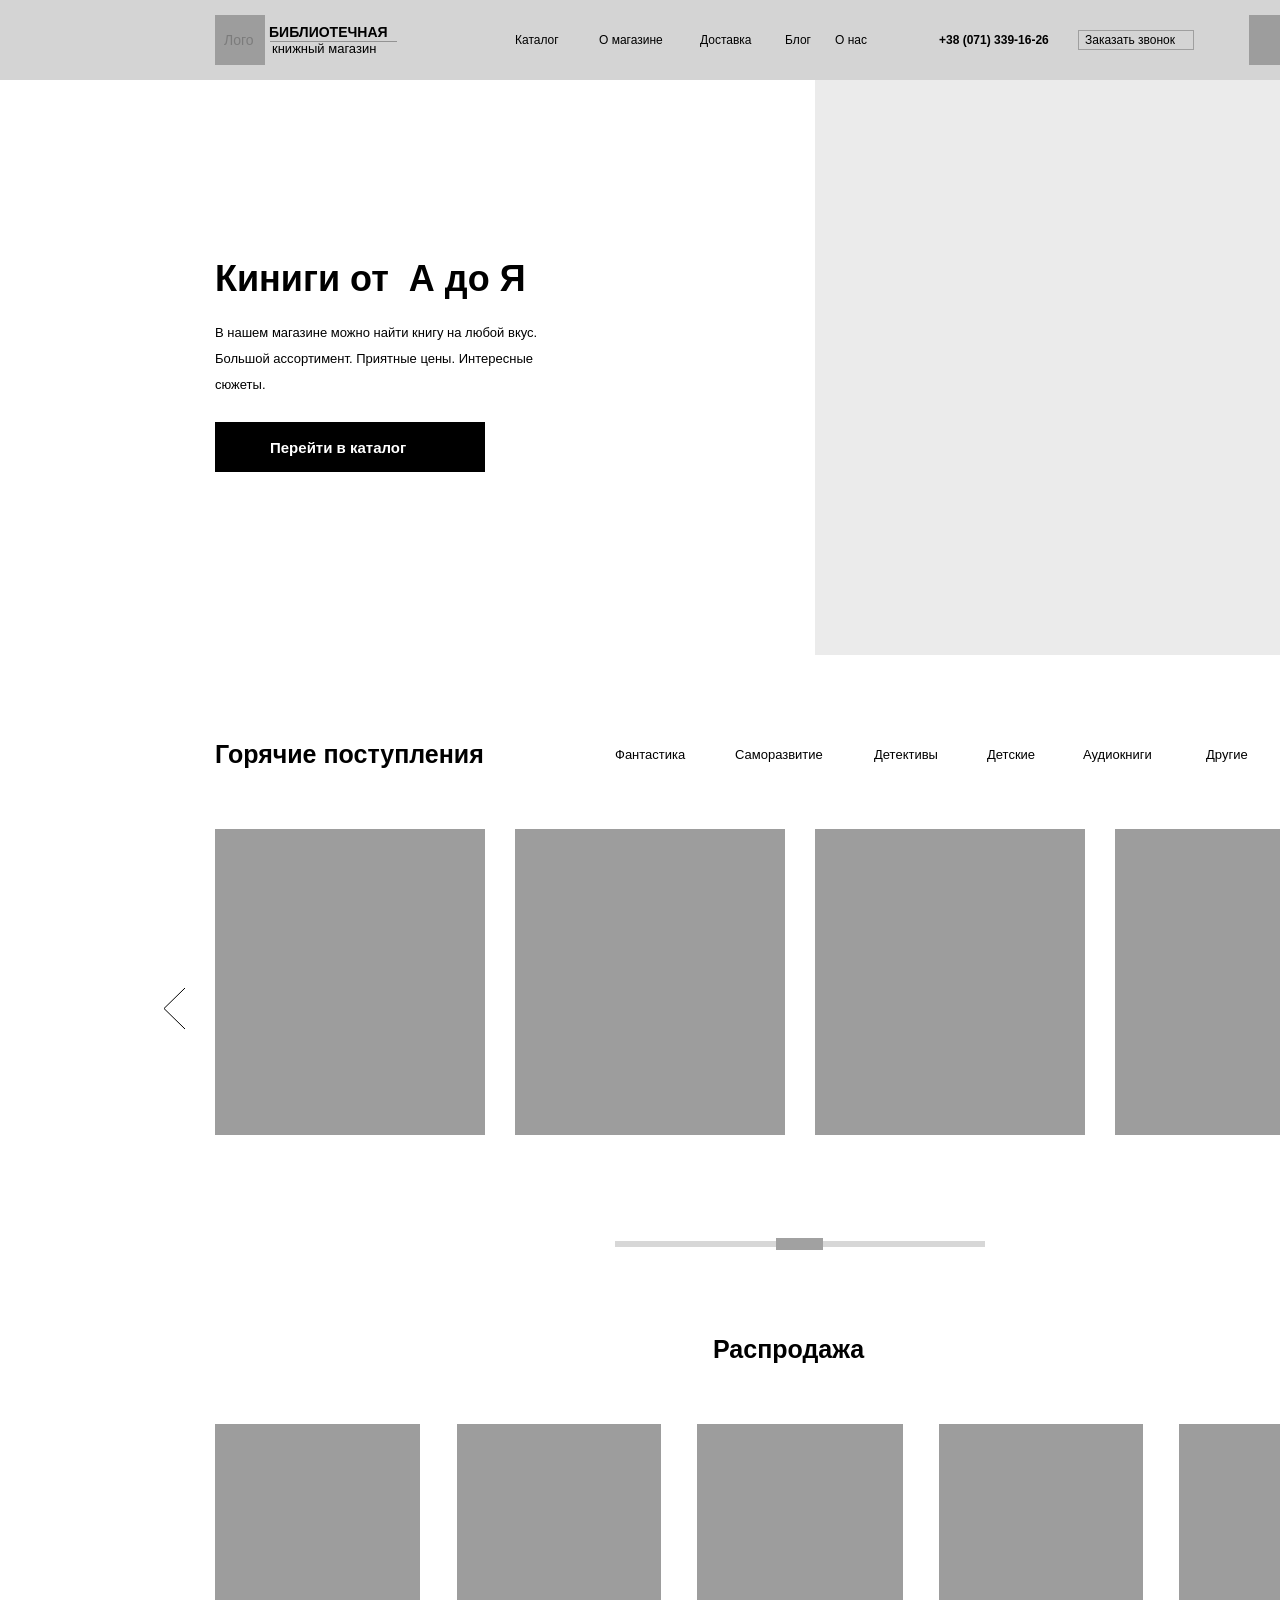
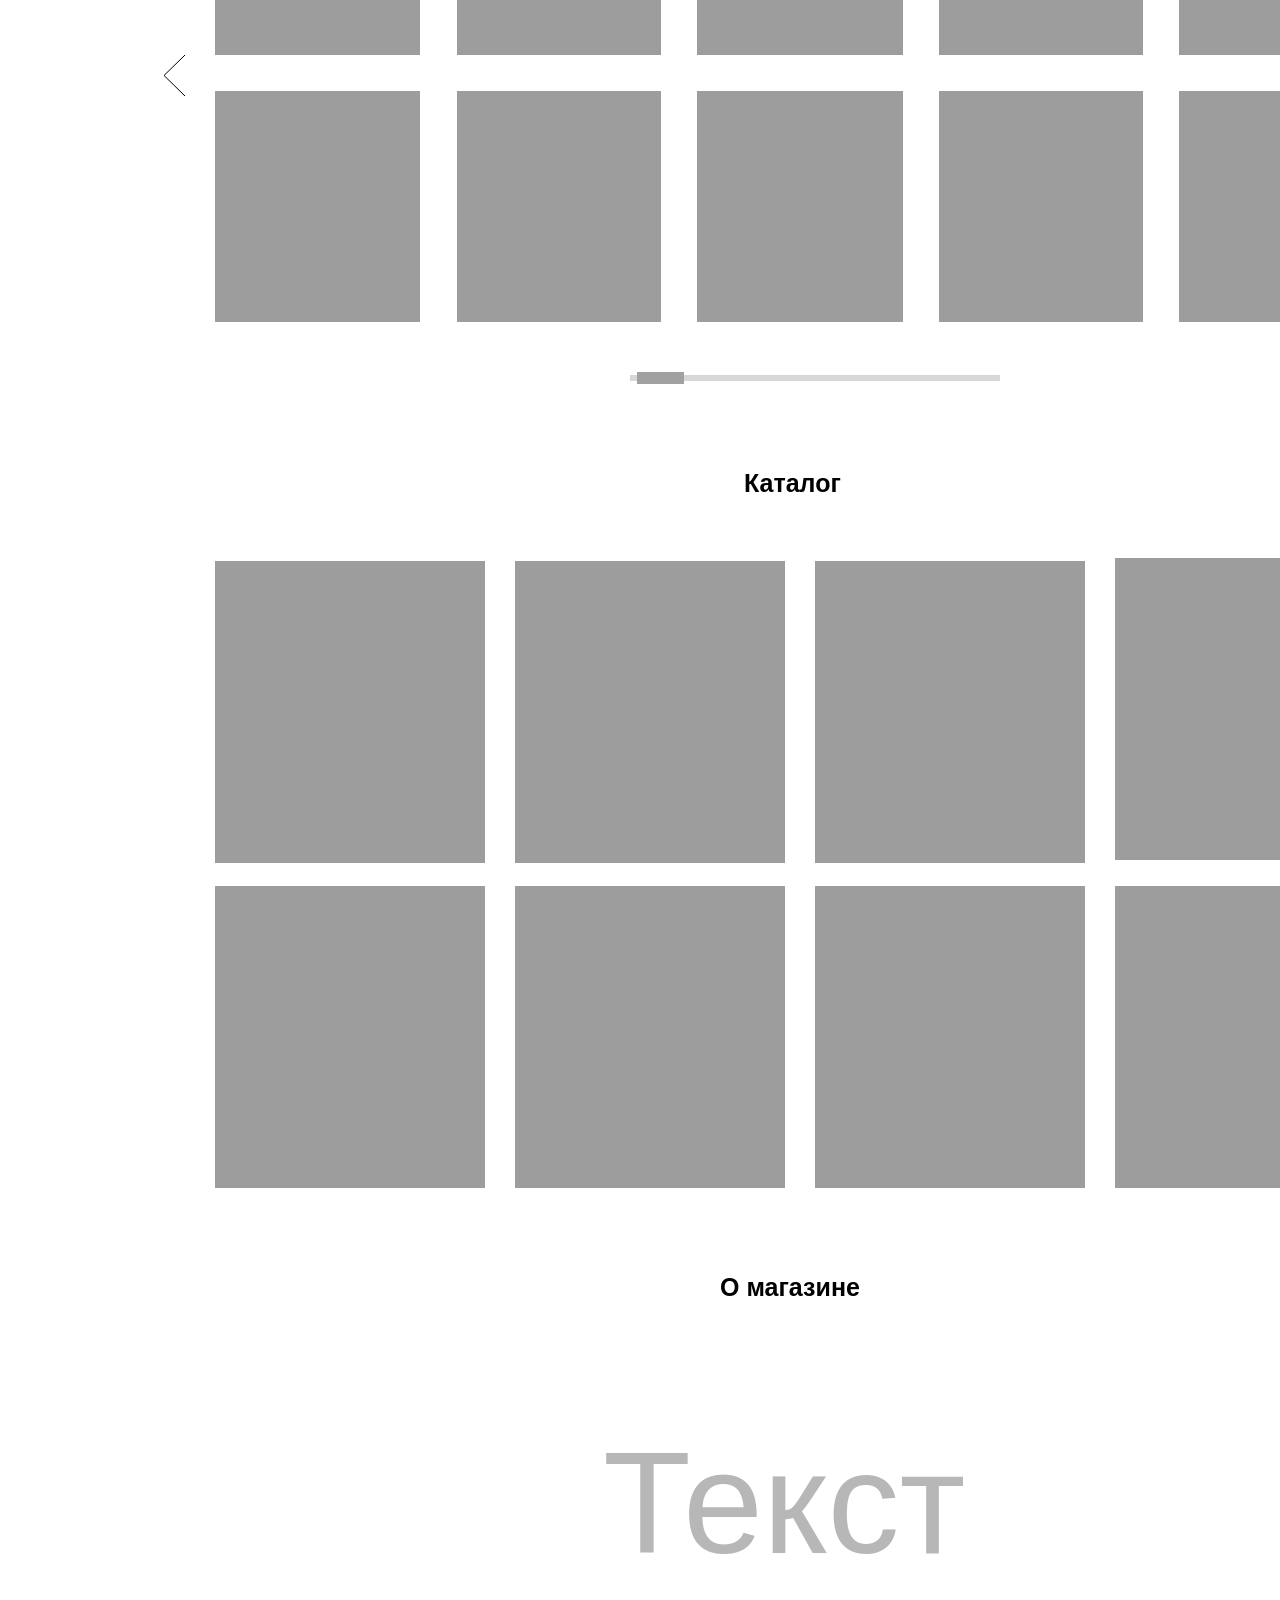
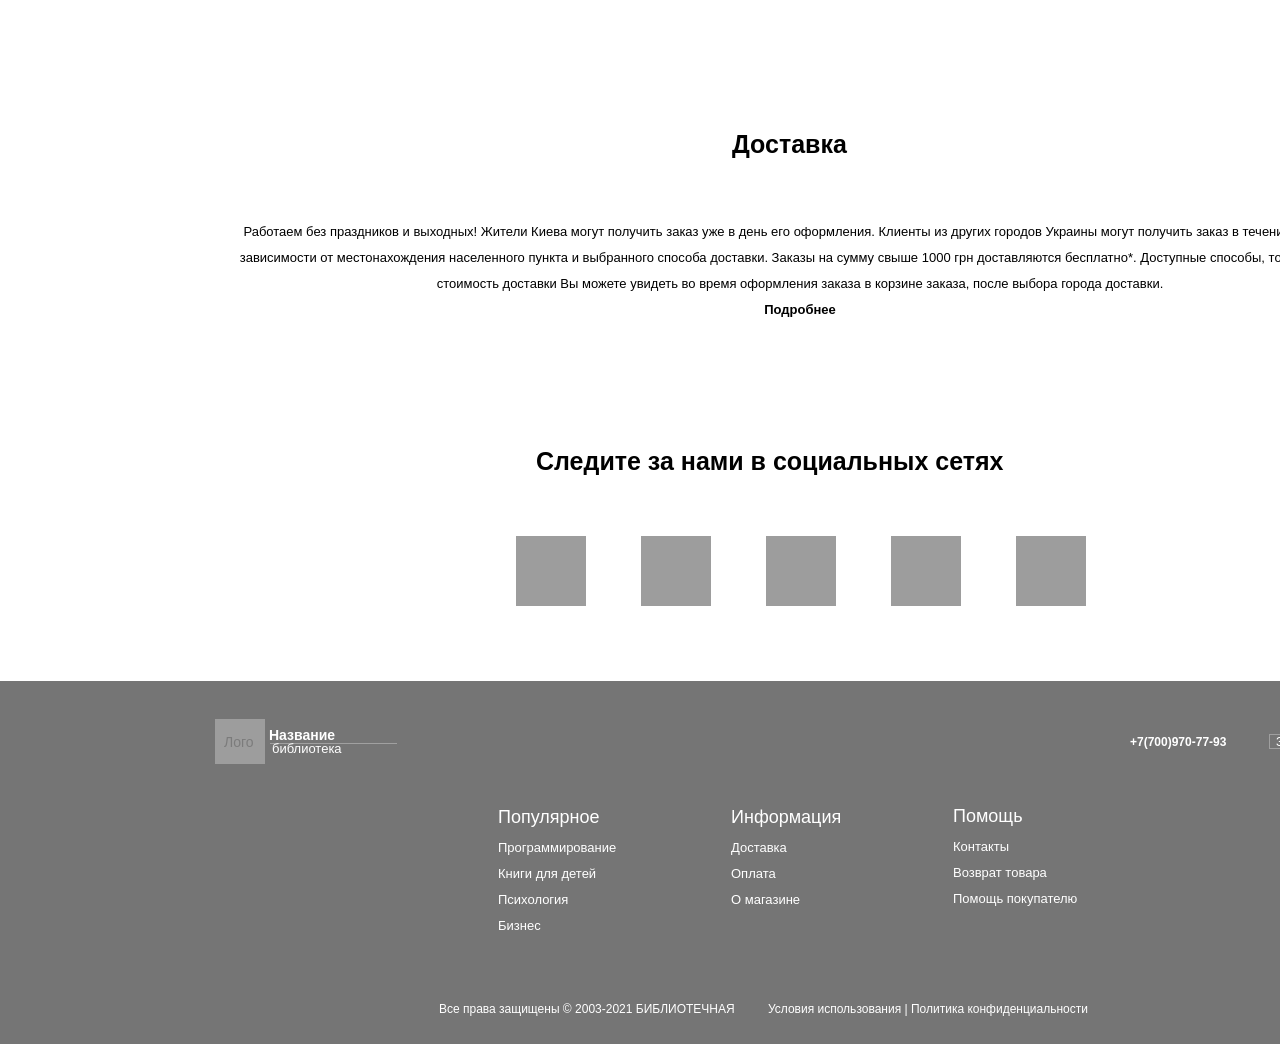
<file: maket.html>
﻿<!DOCTYPE html>
<html>
  <head>
    <title>Макет</title>
    <meta http-equiv="X-UA-Compatible" content="IE=edge"/>
    <meta http-equiv="content-type" content="text/html; charset=utf-8"/>
    <link href="resources/css/axure_rp_page.css" type="text/css" rel="stylesheet"/>
    <link href="data/styles.css" type="text/css" rel="stylesheet"/>
    <link href="files/макет/styles.css" type="text/css" rel="stylesheet"/>
    <link href="https://fonts.googleapis.com" rel="preconnect"/>
    <link href="https://fonts.gstatic.com" rel="preconnect"/>
    <link href="https://fonts.googleapis.com/css2?family=Inter:wght@100..900&display=swap" rel="stylesheet"/>
    <script src="resources/scripts/jquery-3.7.1.min.js"></script>
    <script src="resources/scripts/axure/axQuery.js"></script>
    <script src="resources/scripts/axure/globals.js"></script>
    <script src="resources/scripts/axutils.js"></script>
    <script src="resources/scripts/axure/annotation.js"></script>
    <script src="resources/scripts/axure/axQuery.std.js"></script>
    <script src="resources/scripts/axure/doc.js"></script>
    <script src="resources/scripts/messagecenter.js"></script>
    <script src="resources/scripts/axure/events.js"></script>
    <script src="resources/scripts/axure/recording.js"></script>
    <script src="resources/scripts/axure/action.js"></script>
    <script src="resources/scripts/axure/expr.js"></script>
    <script src="resources/scripts/axure/geometry.js"></script>
    <script src="resources/scripts/axure/flyout.js"></script>
    <script src="resources/scripts/axure/model.js"></script>
    <script src="resources/scripts/axure/repeater.js"></script>
    <script src="resources/scripts/axure/sto.js"></script>
    <script src="resources/scripts/axure/utils.temp.js"></script>
    <script src="resources/scripts/axure/variables.js"></script>
    <script src="resources/scripts/axure/drag.js"></script>
    <script src="resources/scripts/axure/move.js"></script>
    <script src="resources/scripts/axure/visibility.js"></script>
    <script src="resources/scripts/axure/style.js"></script>
    <script src="resources/scripts/axure/adaptive.js"></script>
    <script src="resources/scripts/axure/tree.js"></script>
    <script src="resources/scripts/axure/init.temp.js"></script>
    <script src="resources/scripts/axure/legacy.js"></script>
    <script src="resources/scripts/axure/viewer.js"></script>
    <script src="resources/scripts/axure/math.js"></script>
    <script src="resources/scripts/axure/jquery.nicescroll.min.js"></script>
    <script src="data/document.js"></script>
    <script src="files/макет/data.js"></script>
    <script type="text/javascript">
      $axure.utils.getTransparentGifPath = function() { return 'resources/images/transparent.gif'; };
      $axure.utils.getOtherPath = function() { return 'resources/Other.html'; };
      $axure.utils.getReloadPath = function() { return 'resources/reload.html'; };
    </script>
  </head>
  <body>
    <div id="base" class="">

      <!-- Maket (Group) -->
      <div id="u821" class="ax_default" data-label="Maket" data-left="0" data-top="0" data-width="1600" data-height="4244" layer-opacity="1">

        <!-- Maket BG (Rectangle) -->
        <div id="u822" class="ax_default shape transition notrs" data-label="Maket BG">
          <div id="u822_div" class=""></div>
          <div id="u822_text" class="text " style="display:none; visibility: hidden">
            <p></p>
          </div>
        </div>

        <!-- Первый экран (Group) -->
        <div id="u823" class="ax_default" data-label="Первый экран" data-left="0" data-top="0" data-width="1600" data-height="655" layer-opacity="1">

          <!-- Шапка (Group) -->
          <div id="u824" class="ax_default" data-label="Шапка" data-left="0" data-top="0" data-width="1600" data-height="80" layer-opacity="1">

            <!-- Rectangle 1 (Rectangle) -->
            <div id="u825" class="ax_default shape transition notrs" data-label="Rectangle 1">
              <div id="u825_div" class=""></div>
              <div id="u825_text" class="text " style="display:none; visibility: hidden">
                <p></p>
              </div>
            </div>

            <!-- Лого (Group) -->
            <div id="u826" class="ax_default" data-label="Лого" data-left="215" data-top="15" data-width="184" data-height="50" layer-opacity="1">

              <!-- Rectangle 2 (Shape) -->
              <div id="u827" class="ax_default shape transition notrs" data-label="Rectangle 2">
                <svg data="images/макет/rectangle_2_u827.svg" id="u827_img" class="img generatedImage">

  <defs>
    <pattern id="u827_img_bgp" patternUnits="userSpaceOnUse" alignment="0 0" imageRepeat="None" />
    <mask fill="white" id="u827_img_cl182">
      <path d="M 0 50  L 0 0  L 50 0  L 50 50  L 0 50  Z " fill-rule="evenodd" />
    </mask>
  </defs>
  <g transform="matrix(1 0 0 1 -215 -15 )">
    <path d="M 0 50  L 0 0  L 50 0  L 50 50  L 0 50  Z " fill-rule="nonzero" fill="rgba(157, 157, 157, 1)" stroke="none" transform="matrix(1 0 0 1 215 15 )" class="fill" />
    <path d="M 0 50  L 0 0  L 50 0  L 50 50  L 0 50  Z " stroke-width="0" stroke-dasharray="0" stroke="rgba(121, 121, 121, 1)" fill="none" transform="matrix(1 0 0 1 215 15 )" class="stroke" mask="url(#u827_img_cl182)" />
  </g>
                </svg>
                <div id="u827_text" class="text " style="display:none; visibility: hidden">
                  <p></p>
                </div>
              </div>

              <!-- Unnamed (Rectangle) -->
              <div id="u828" class="ax_default shape transition notrs">
                <div id="u828_div" class=""></div>
                <div id="u828_text" class="text ">
                  <p><span>Лого</span></p>
                </div>
              </div>

              <!-- Unnamed (Rectangle) -->
              <div id="u829" class="ax_default shape transition notrs">
                <div id="u829_div" class=""></div>
                <div id="u829_text" class="text ">
                  <p><span>БИБЛИОТЕЧНАЯ</span></p>
                </div>
              </div>

              <!-- Unnamed (Rectangle) -->
              <div id="u830" class="ax_default shape transition notrs">
                <div id="u830_div" class=""></div>
                <div id="u830_text" class="text ">
                  <p><span>книжный магазин</span></p>
                </div>
              </div>

              <!-- Line 1 (Shape) -->
              <div id="u831" class="ax_default shape transition notrs" data-label="Line 1">
                <svg data="images/макет/line_1_u831.svg" id="u831_img" class="img generatedImage">

  <g transform="matrix(1 0 0 1 -270 -41 )">
    <path d="M 0 0.5  L 127 0.5  " stroke-width="1" stroke-dasharray="0" stroke="rgba(0, 0, 0, 0.30980392156862746)" fill="none" transform="matrix(1 0 0 1 270 41 )" class="stroke" />
  </g>
                </svg>
                <div id="u831_text" class="text " style="display:none; visibility: hidden">
                  <p></p>
                </div>
              </div>
            </div>

            <!-- Frame 1 (Dynamic panel) -->
            <div id="u832" class="ax_default" data-label="Frame 1">
              <div id="u832_state0" class="panel_state" data-label="State 1" style="">
                <div id="u832_state0_content" class="panel_state_content">

                  <!-- Unnamed (Rectangle) -->
                  <div id="u833" class="ax_default shape transition notrs">
                    <div id="u833_div" class=""></div>
                    <div id="u833_text" class="text ">
                      <p><span>Каталог</span></p>
                    </div>
                  </div>

                  <!-- Unnamed (Rectangle) -->
                  <div id="u834" class="ax_default shape transition notrs">
                    <div id="u834_div" class=""></div>
                    <div id="u834_text" class="text ">
                      <p><span>О магазине</span></p>
                    </div>
                  </div>

                  <!-- Unnamed (Rectangle) -->
                  <div id="u835" class="ax_default shape transition notrs">
                    <div id="u835_div" class=""></div>
                    <div id="u835_text" class="text ">
                      <p><span>Доставка</span></p>
                    </div>
                  </div>

                  <!-- Unnamed (Rectangle) -->
                  <div id="u836" class="ax_default shape transition notrs">
                    <div id="u836_div" class=""></div>
                    <div id="u836_text" class="text ">
                      <p><span>Блог</span></p>
                    </div>
                  </div>

                  <!-- Unnamed (Rectangle) -->
                  <div id="u837" class="ax_default shape transition notrs">
                    <div id="u837_div" class=""></div>
                    <div id="u837_text" class="text ">
                      <p><span>О нас</span></p>
                    </div>
                  </div>
                </div>
              </div>
            </div>

            <!-- корзина (Group) -->
            <div id="u838" class="ax_default" data-label="корзина" data-left="1249" data-top="15" data-width="137" data-height="50" layer-opacity="1">

              <!-- Rectangle 2 (Rectangle) -->
              <div id="u839" class="ax_default shape transition notrs" data-label="Rectangle 2">
                <div id="u839_div" class=""></div>
                <div id="u839_text" class="text " style="display:none; visibility: hidden">
                  <p></p>
                </div>
              </div>

              <!-- Unnamed (Rectangle) -->
              <div id="u840" class="ax_default shape transition notrs">
                <div id="u840_div" class=""></div>
                <div id="u840_text" class="text ">
                  <p><span>2 228 грн.</span></p>
                </div>
              </div>

              <!-- Vector 1 (Shape) -->
              <div id="u841" class="ax_default shape transition notrs" data-label="Vector 1">
                <svg data="images/макет/vector_1_u841.svg" id="u841_img" class="img generatedImage">

  <defs>
    <pattern id="u841_img_bgp" patternUnits="userSpaceOnUse" alignment="0 0" imageRepeat="None" />
    <mask fill="white" id="u841_img_cl183">
      <path d="M 7 0  L 0 0  L 3.5 4  L 7 0  Z " fill-rule="evenodd" />
    </mask>
  </defs>
  <g transform="matrix(1 0 0 1 -1379 -38 )">
    <path d="M 7 0  L 0 0  L 3.5 4  L 7 0  Z " fill-rule="nonzero" fill="rgba(0, 0, 0, 1)" stroke="none" transform="matrix(1 0 0 1 1379 38 )" class="fill" />
    <path d="M 7 0  L 0 0  L 3.5 4  L 7 0  Z " stroke-width="0" stroke-dasharray="0" stroke="rgba(121, 121, 121, 1)" fill="none" transform="matrix(1 0 0 1 1379 38 )" class="stroke" mask="url(#u841_img_cl183)" />
  </g>
                </svg>
                <div id="u841_text" class="text " style="display:none; visibility: hidden">
                  <p></p>
                </div>
              </div>
            </div>

            <!-- Телефон (Group) -->
            <div id="u842" class="ax_default" data-label="Телефон" data-left="939" data-top="28" data-width="255" data-height="24" layer-opacity="1">

              <!-- Unnamed (Rectangle) -->
              <div id="u843" class="ax_default shape transition notrs">
                <div id="u843_div" class=""></div>
                <div id="u843_text" class="text ">
                  <p><span>+38 (071) 339-16-26</span></p>
                </div>
              </div>

              <!-- Rectangle 3 (Rectangle) -->
              <div id="u844" class="ax_default shape transition notrs" data-label="Rectangle 3">
                <div id="u844_div" class=""></div>
                <div id="u844_text" class="text " style="display:none; visibility: hidden">
                  <p></p>
                </div>
              </div>

              <!-- Unnamed (Rectangle) -->
              <div id="u845" class="ax_default shape transition notrs">
                <div id="u845_div" class=""></div>
                <div id="u845_text" class="text ">
                  <p><span>Заказать звонок</span></p>
                </div>
              </div>
            </div>
          </div>

          <!-- Офферная констр (Group) -->
          <div id="u846" class="ax_default" data-label="Офферная констр" data-left="215" data-top="243" data-width="467" data-height="229" layer-opacity="1">

            <!-- Unnamed (Rectangle) -->
            <div id="u847" class="ax_default shape transition notrs">
              <div id="u847_div" class=""></div>
              <div id="u847_text" class="text ">
                <p><span>Киниги от&nbsp; А до Я</span></p>
              </div>
            </div>

            <!-- Unnamed (Rectangle) -->
            <div id="u848" class="ax_default shape transition notrs">
              <div id="u848_div" class=""></div>
              <div id="u848_text" class="text ">
                <p><span>В нашем магазине можно найти книгу на любой вкус. Большой ассортимент. Приятные цены. Интересные сюжеты.</span></p>
              </div>
            </div>

            <!-- кнопка (Group) -->
            <div id="u849" class="ax_default" data-label="кнопка" data-left="215" data-top="422" data-width="270" data-height="50" layer-opacity="1">

              <!-- Rectangle 4 (Rectangle) -->
              <div id="u850" class="ax_default shape transition notrs" data-label="Rectangle 4">
                <div id="u850_div" class=""></div>
                <div id="u850_text" class="text " style="display:none; visibility: hidden">
                  <p></p>
                </div>
              </div>

              <!-- Unnamed (Rectangle) -->
              <div id="u851" class="ax_default shape transition notrs">
                <div id="u851_div" class=""></div>
                <div id="u851_text" class="text ">
                  <p><span>Перейти в каталог</span></p>
                </div>
              </div>
            </div>
          </div>

          <!-- Frame 2 (Dynamic panel) -->
          <div id="u852" class="ax_default" data-label="Frame 2">
            <div id="u852_state0" class="panel_state" data-label="State 1" style="">
              <div id="u852_state0_content" class="panel_state_content">

                <!-- Rectangle 5 (Rectangle) -->
                <div id="u853" class="ax_default shape transition notrs" data-label="Rectangle 5">
                  <div id="u853_div" class=""></div>
                  <div id="u853_text" class="text " style="display:none; visibility: hidden">
                    <p></p>
                  </div>
                </div>

                <!-- Rectangle 6 (Rectangle) -->
                <div id="u854" class="ax_default shape transition notrs" data-label="Rectangle 6">
                  <div id="u854_div" class=""></div>
                  <div id="u854_text" class="text " style="display:none; visibility: hidden">
                    <p></p>
                  </div>
                </div>

                <!-- Rectangle 7 (Rectangle) -->
                <div id="u855" class="ax_default shape transition notrs" data-label="Rectangle 7">
                  <div id="u855_div" class=""></div>
                  <div id="u855_text" class="text " style="display:none; visibility: hidden">
                    <p></p>
                  </div>
                </div>
              </div>
            </div>
          </div>

          <!-- Rectangle 2 (Shape) -->
          <div id="u856" class="ax_default shape transition notrs" data-label="Rectangle 2">
            <svg data="images/макет/rectangle_2_u856.svg" id="u856_img" class="img generatedImage">

  <defs>
    <pattern id="u856_img_bgp" patternUnits="userSpaceOnUse" alignment="0 0" imageRepeat="None" />
    <mask fill="white" id="u856_img_cl184">
      <path d="M 0 575  L 0 0  L 570 0  L 570 575  L 0 575  Z " fill-rule="evenodd" />
    </mask>
  </defs>
  <g transform="matrix(1 0 0 1 -815 -80 )">
    <path d="M 0 575  L 0 0  L 570 0  L 570 575  L 0 575  Z " fill-rule="nonzero" fill="rgba(235, 235, 235, 1)" stroke="none" transform="matrix(1 0 0 1 815 80 )" class="fill" />
    <path d="M 0 575  L 0 0  L 570 0  L 570 575  L 0 575  Z " stroke-width="0" stroke-dasharray="0" stroke="rgba(121, 121, 121, 1)" fill="none" transform="matrix(1 0 0 1 815 80 )" class="stroke" mask="url(#u856_img_cl184)" />
  </g>
            </svg>
            <div id="u856_text" class="text " style="display:none; visibility: hidden">
              <p></p>
            </div>
          </div>
        </div>

        <!-- Group 2 (Group) -->
        <div id="u857" class="ax_default" data-label="Group 2" data-left="164" data-top="730" data-width="1272" data-height="520" layer-opacity="1">

          <!-- Unnamed (Rectangle) -->
          <div id="u858" class="ax_default shape transition notrs">
            <div id="u858_div" class=""></div>
            <div id="u858_text" class="text ">
              <p><span>Горячие поступления&nbsp; </span></p>
            </div>
          </div>

          <!-- Слайдер (Dynamic panel) -->
          <div id="u859" class="ax_default" data-label="Слайдер">
            <div id="u859_state0" class="panel_state" data-label="State 1" style="">
              <div id="u859_state0_content" class="panel_state_content">

                <!-- Rectangle 9 (Rectangle) -->
                <div id="u860" class="ax_default shape transition notrs" data-label="Rectangle 9">
                  <div id="u860_div" class=""></div>
                  <div id="u860_text" class="text " style="display:none; visibility: hidden">
                    <p></p>
                  </div>
                </div>

                <!-- Rectangle 10 (Rectangle) -->
                <div id="u861" class="ax_default shape transition notrs" data-label="Rectangle 10">
                  <div id="u861_div" class=""></div>
                  <div id="u861_text" class="text " style="display:none; visibility: hidden">
                    <p></p>
                  </div>
                </div>

                <!-- Rectangle 11 (Rectangle) -->
                <div id="u862" class="ax_default shape transition notrs" data-label="Rectangle 11">
                  <div id="u862_div" class=""></div>
                  <div id="u862_text" class="text " style="display:none; visibility: hidden">
                    <p></p>
                  </div>
                </div>

                <!-- Rectangle 12 (Rectangle) -->
                <div id="u863" class="ax_default shape transition notrs" data-label="Rectangle 12">
                  <div id="u863_div" class=""></div>
                  <div id="u863_text" class="text " style="display:none; visibility: hidden">
                    <p></p>
                  </div>
                </div>
              </div>
            </div>
          </div>

          <!-- Frame 4 (Dynamic panel) -->
          <div id="u864" class="ax_default" data-label="Frame 4">
            <div id="u864_state0" class="panel_state" data-label="State 1" style="">
              <div id="u864_state0_content" class="panel_state_content">

                <!-- Unnamed (Rectangle) -->
                <div id="u865" class="ax_default shape transition notrs">
                  <div id="u865_div" class=""></div>
                  <div id="u865_text" class="text ">
                    <p><span>Фантастика</span></p>
                  </div>
                </div>

                <!-- Unnamed (Rectangle) -->
                <div id="u866" class="ax_default shape transition notrs">
                  <div id="u866_div" class=""></div>
                  <div id="u866_text" class="text ">
                    <p><span>Саморазвитие</span></p>
                  </div>
                </div>

                <!-- Unnamed (Rectangle) -->
                <div id="u867" class="ax_default shape transition notrs">
                  <div id="u867_div" class=""></div>
                  <div id="u867_text" class="text ">
                    <p><span>Детективы</span></p>
                  </div>
                </div>

                <!-- Unnamed (Rectangle) -->
                <div id="u868" class="ax_default shape transition notrs">
                  <div id="u868_div" class=""></div>
                  <div id="u868_text" class="text ">
                    <p><span>Детские</span></p>
                  </div>
                </div>

                <!-- Unnamed (Rectangle) -->
                <div id="u869" class="ax_default shape transition notrs">
                  <div id="u869_div" class=""></div>
                  <div id="u869_text" class="text ">
                    <p><span>Аудиокниги</span></p>
                  </div>
                </div>

                <!-- Unnamed (Rectangle) -->
                <div id="u870" class="ax_default shape transition notrs">
                  <div id="u870_div" class=""></div>
                  <div id="u870_text" class="text ">
                    <p><span>Другие</span></p>
                  </div>
                </div>
              </div>
            </div>
          </div>

          <!-- Навигация слайдера (Group) -->
          <div id="u871" class="ax_default" data-label="Навигация слайдера" data-left="164" data-top="988" data-width="1272" data-height="262" layer-opacity="1">

            <!-- Vector 2 (Shape) -->
            <div id="u872" class="ax_default shape transition notrs" data-label="Vector 2">
              <svg data="images/макет/vector_2_u872.svg" id="u872_img" class="img generatedImage">

  <g transform="matrix(1 0 0 1 -164 -988 )">
    <path d="M 21 0  L 0 20.5  L 21 41  " stroke-width="1" stroke-dasharray="0" stroke="rgba(0, 0, 0, 1)" fill="none" transform="matrix(1 0 0 1 164 988 )" class="stroke" />
  </g>
              </svg>
              <div id="u872_text" class="text " style="display:none; visibility: hidden">
                <p></p>
              </div>
            </div>

            <!-- Vector 3 (Shape) -->
            <div id="u873" class="ax_default shape transition notrs" data-label="Vector 3">
              <svg data="images/макет/vector_2_u872.svg" id="u873_img" class="img generatedImage">

  <g transform="matrix(1 0 0 1 -164 -988 )">
    <path d="M 21 0  L 0 20.5  L 21 41  " stroke-width="1" stroke-dasharray="0" stroke="rgba(0, 0, 0, 1)" fill="none" transform="matrix(1 0 0 1 164 988 )" class="stroke" />
  </g>
              </svg>
              <div id="u873_text" class="text " style="display:none; visibility: hidden">
                <p></p>
              </div>
            </div>

            <!-- Group 1 (Group) -->
            <div id="u874" class="ax_default" data-label="Group 1" data-left="615" data-top="1238" data-width="370" data-height="12" layer-opacity="1">

              <!-- Rectangle 13 (Shape) -->
              <div id="u875" class="ax_default shape transition notrs" data-label="Rectangle 13">
                <svg data="images/главная/rectangle_13_u63.svg" id="u875_img" class="img generatedImage">

  <defs>
    <pattern id="u875_img_bgp" patternUnits="userSpaceOnUse" alignment="0 0" imageRepeat="None" />
    <mask fill="white" id="u875_img_cl168">
      <path d="M 0 6  L 0 0  L 370 0  L 370 6  L 0 6  Z " fill-rule="evenodd" />
    </mask>
  </defs>
  <g transform="matrix(1 0 0 1 -615 -1232 )">
    <path d="M 0 6  L 0 0  L 370 0  L 370 6  L 0 6  Z " fill-rule="nonzero" fill="rgba(215, 215, 215, 1)" stroke="none" transform="matrix(1 0 0 1 615 1232 )" class="fill" />
    <path d="M 0 6  L 0 0  L 370 0  L 370 6  L 0 6  Z " stroke-width="0" stroke-dasharray="0" stroke="rgba(121, 121, 121, 1)" fill="none" transform="matrix(1 0 0 1 615 1232 )" class="stroke" mask="url(#u875_img_cl168)" />
  </g>
                </svg>
                <div id="u875_text" class="text " style="display:none; visibility: hidden">
                  <p></p>
                </div>
              </div>

              <!-- Rectangle 14 (Rectangle) -->
              <div id="u876" class="ax_default shape transition notrs" data-label="Rectangle 14">
                <div id="u876_div" class=""></div>
                <div id="u876_text" class="text " style="display:none; visibility: hidden">
                  <p></p>
                </div>
              </div>
            </div>
          </div>
        </div>

        <!-- Group 3 (Group) -->
        <div id="u877" class="ax_default" data-label="Group 3" data-left="164" data-top="1325" data-width="1272" data-height="659" layer-opacity="1">

          <!-- товары (Group) -->
          <div id="u878" class="ax_default" data-label="товары" data-left="215" data-top="1424" data-width="1170" data-height="498" layer-opacity="1">

            <!-- Rectangle 9 (Rectangle) -->
            <div id="u879" class="ax_default shape transition notrs" data-label="Rectangle 9">
              <div id="u879_div" class=""></div>
              <div id="u879_text" class="text " style="display:none; visibility: hidden">
                <p></p>
              </div>
            </div>

            <!-- Rectangle 15 (Rectangle) -->
            <div id="u880" class="ax_default shape transition notrs" data-label="Rectangle 15">
              <div id="u880_div" class=""></div>
              <div id="u880_text" class="text " style="display:none; visibility: hidden">
                <p></p>
              </div>
            </div>

            <!-- Rectangle 10 (Rectangle) -->
            <div id="u881" class="ax_default shape transition notrs" data-label="Rectangle 10">
              <div id="u881_div" class=""></div>
              <div id="u881_text" class="text " style="display:none; visibility: hidden">
                <p></p>
              </div>
            </div>

            <!-- Rectangle 16 (Rectangle) -->
            <div id="u882" class="ax_default shape transition notrs" data-label="Rectangle 16">
              <div id="u882_div" class=""></div>
              <div id="u882_text" class="text " style="display:none; visibility: hidden">
                <p></p>
              </div>
            </div>

            <!-- Rectangle 11 (Rectangle) -->
            <div id="u883" class="ax_default shape transition notrs" data-label="Rectangle 11">
              <div id="u883_div" class=""></div>
              <div id="u883_text" class="text " style="display:none; visibility: hidden">
                <p></p>
              </div>
            </div>

            <!-- Rectangle 17 (Rectangle) -->
            <div id="u884" class="ax_default shape transition notrs" data-label="Rectangle 17">
              <div id="u884_div" class=""></div>
              <div id="u884_text" class="text " style="display:none; visibility: hidden">
                <p></p>
              </div>
            </div>

            <!-- Rectangle 12 (Rectangle) -->
            <div id="u885" class="ax_default shape transition notrs" data-label="Rectangle 12">
              <div id="u885_div" class=""></div>
              <div id="u885_text" class="text " style="display:none; visibility: hidden">
                <p></p>
              </div>
            </div>

            <!-- Rectangle 18 (Rectangle) -->
            <div id="u886" class="ax_default shape transition notrs" data-label="Rectangle 18">
              <div id="u886_div" class=""></div>
              <div id="u886_text" class="text " style="display:none; visibility: hidden">
                <p></p>
              </div>
            </div>

            <!-- Rectangle 13 (Rectangle) -->
            <div id="u887" class="ax_default shape transition notrs" data-label="Rectangle 13">
              <div id="u887_div" class=""></div>
              <div id="u887_text" class="text " style="display:none; visibility: hidden">
                <p></p>
              </div>
            </div>

            <!-- Rectangle 19 (Rectangle) -->
            <div id="u888" class="ax_default shape transition notrs" data-label="Rectangle 19">
              <div id="u888_div" class=""></div>
              <div id="u888_text" class="text " style="display:none; visibility: hidden">
                <p></p>
              </div>
            </div>
          </div>

          <!-- Unnamed (Rectangle) -->
          <div id="u889" class="ax_default shape transition notrs">
            <div id="u889_div" class=""></div>
            <div id="u889_text" class="text ">
              <p><span>Распродажа</span></p>
            </div>
          </div>

          <!-- Навигация слайдера (Group) -->
          <div id="u890" class="ax_default" data-label="Навигация слайдера" data-left="164" data-top="1655" data-width="1272" data-height="329" layer-opacity="1">

            <!-- Vector 2 (Shape) -->
            <div id="u891" class="ax_default shape transition notrs" data-label="Vector 2">
              <svg data="images/макет/vector_2_u872.svg" id="u891_img" class="img generatedImage">

  <g transform="matrix(1 0 0 1 -164 -988 )">
    <path d="M 21 0  L 0 20.5  L 21 41  " stroke-width="1" stroke-dasharray="0" stroke="rgba(0, 0, 0, 1)" fill="none" transform="matrix(1 0 0 1 164 988 )" class="stroke" />
  </g>
              </svg>
              <div id="u891_text" class="text " style="display:none; visibility: hidden">
                <p></p>
              </div>
            </div>

            <!-- Vector 3 (Shape) -->
            <div id="u892" class="ax_default shape transition notrs" data-label="Vector 3">
              <svg data="images/макет/vector_2_u872.svg" id="u892_img" class="img generatedImage">

  <g transform="matrix(1 0 0 1 -164 -988 )">
    <path d="M 21 0  L 0 20.5  L 21 41  " stroke-width="1" stroke-dasharray="0" stroke="rgba(0, 0, 0, 1)" fill="none" transform="matrix(1 0 0 1 164 988 )" class="stroke" />
  </g>
              </svg>
              <div id="u892_text" class="text " style="display:none; visibility: hidden">
                <p></p>
              </div>
            </div>

            <!-- Group 1 (Group) -->
            <div id="u893" class="ax_default" data-label="Group 1" data-left="630" data-top="1972" data-width="370" data-height="12" layer-opacity="1">

              <!-- Rectangle 13 (Shape) -->
              <div id="u894" class="ax_default shape transition notrs" data-label="Rectangle 13">
                <svg data="images/главная/rectangle_13_u63.svg" id="u894_img" class="img generatedImage">

  <defs>
    <pattern id="u894_img_bgp" patternUnits="userSpaceOnUse" alignment="0 0" imageRepeat="None" />
    <mask fill="white" id="u894_img_cl168">
      <path d="M 0 6  L 0 0  L 370 0  L 370 6  L 0 6  Z " fill-rule="evenodd" />
    </mask>
  </defs>
  <g transform="matrix(1 0 0 1 -615 -1232 )">
    <path d="M 0 6  L 0 0  L 370 0  L 370 6  L 0 6  Z " fill-rule="nonzero" fill="rgba(215, 215, 215, 1)" stroke="none" transform="matrix(1 0 0 1 615 1232 )" class="fill" />
    <path d="M 0 6  L 0 0  L 370 0  L 370 6  L 0 6  Z " stroke-width="0" stroke-dasharray="0" stroke="rgba(121, 121, 121, 1)" fill="none" transform="matrix(1 0 0 1 615 1232 )" class="stroke" mask="url(#u894_img_cl168)" />
  </g>
                </svg>
                <div id="u894_text" class="text " style="display:none; visibility: hidden">
                  <p></p>
                </div>
              </div>

              <!-- Rectangle 14 (Rectangle) -->
              <div id="u895" class="ax_default shape transition notrs" data-label="Rectangle 14">
                <div id="u895_div" class=""></div>
                <div id="u895_text" class="text " style="display:none; visibility: hidden">
                  <p></p>
                </div>
              </div>
            </div>
          </div>
        </div>

        <!-- Group 4 (Group) -->
        <div id="u896" class="ax_default" data-label="Group 4" data-left="215" data-top="2059" data-width="1170" data-height="729" layer-opacity="1">

          <!-- Rectangle 13 (Rectangle) -->
          <div id="u897" class="ax_default shape transition notrs" data-label="Rectangle 13">
            <div id="u897_div" class=""></div>
            <div id="u897_text" class="text " style="display:none; visibility: hidden">
              <p></p>
            </div>
          </div>

          <!-- Rectangle 14 (Rectangle) -->
          <div id="u898" class="ax_default shape transition notrs" data-label="Rectangle 14">
            <div id="u898_div" class=""></div>
            <div id="u898_text" class="text " style="display:none; visibility: hidden">
              <p></p>
            </div>
          </div>

          <!-- Rectangle 15 (Rectangle) -->
          <div id="u899" class="ax_default shape transition notrs" data-label="Rectangle 15">
            <div id="u899_div" class=""></div>
            <div id="u899_text" class="text " style="display:none; visibility: hidden">
              <p></p>
            </div>
          </div>

          <!-- Rectangle 12 (Rectangle) -->
          <div id="u900" class="ax_default shape transition notrs" data-label="Rectangle 12">
            <div id="u900_div" class=""></div>
            <div id="u900_text" class="text " style="display:none; visibility: hidden">
              <p></p>
            </div>
          </div>

          <!-- Rectangle 16 (Rectangle) -->
          <div id="u901" class="ax_default shape transition notrs" data-label="Rectangle 16">
            <div id="u901_div" class=""></div>
            <div id="u901_text" class="text " style="display:none; visibility: hidden">
              <p></p>
            </div>
          </div>

          <!-- Rectangle 9 (Rectangle) -->
          <div id="u902" class="ax_default shape transition notrs" data-label="Rectangle 9">
            <div id="u902_div" class=""></div>
            <div id="u902_text" class="text " style="display:none; visibility: hidden">
              <p></p>
            </div>
          </div>

          <!-- Rectangle 10 (Rectangle) -->
          <div id="u903" class="ax_default shape transition notrs" data-label="Rectangle 10">
            <div id="u903_div" class=""></div>
            <div id="u903_text" class="text " style="display:none; visibility: hidden">
              <p></p>
            </div>
          </div>

          <!-- Rectangle 11 (Rectangle) -->
          <div id="u904" class="ax_default shape transition notrs" data-label="Rectangle 11">
            <div id="u904_div" class=""></div>
            <div id="u904_text" class="text " style="display:none; visibility: hidden">
              <p></p>
            </div>
          </div>

          <!-- Unnamed (Rectangle) -->
          <div id="u905" class="ax_default shape transition notrs">
            <div id="u905_div" class=""></div>
            <div id="u905_text" class="text ">
              <p><span>Каталог</span></p>
            </div>
          </div>
        </div>

        <!-- Group 5 (Group) -->
        <div id="u906" class="ax_default" data-label="Group 5" data-left="603" data-top="2863" data-width="395" data-height="382" layer-opacity="1">

          <!-- Unnamed (Rectangle) -->
          <div id="u907" class="ax_default shape transition notrs">
            <div id="u907_div" class=""></div>
            <div id="u907_text" class="text ">
              <p><span>О магазине</span></p>
            </div>
          </div>

          <!-- Unnamed (Rectangle) -->
          <div id="u908" class="ax_default shape transition notrs">
            <div id="u908_div" class=""></div>
            <div id="u908_text" class="text ">
              <p><span>Текст</span></p>
            </div>
          </div>
        </div>

        <!-- Group 6 (Group) -->
        <div id="u909" class="ax_default" data-label="Group 6" data-left="215" data-top="3320" data-width="1170" data-height="253" layer-opacity="1">

          <!-- Unnamed (Rectangle) -->
          <div id="u910" class="ax_default shape transition notrs">
            <div id="u910_div" class=""></div>
            <div id="u910_text" class="text ">
              <p><span>Доставка</span></p>
            </div>
          </div>

          <!-- Unnamed (Rectangle) -->
          <div id="u911" class="ax_default shape transition notrs">
            <div id="u911_div" class=""></div>
            <div id="u911_text" class="text ">
              <p><span style="font-family:&quot;Montserrat&quot;, sans-serif;font-weight:400;">Работаем без праздников и выходных! Жители Киева могут получить заказ уже в день его оформления. Клиенты из других городов Украины могут получить заказ в течение 1-5 дней в зависимости от местонахождения населенного пункта и выбранного способа доставки. Заказы на сумму свыше 1000 грн доставляются бесплатно*. Доступные способы, точные сроки и стоимость доставки Вы можете увидеть во время оформления заказа в корзине заказа, после выбора города доставки.</span></p><p><span style="font-family:&quot;Montserrat Bold&quot;, &quot;Montserrat&quot;, sans-serif;font-weight:700;">Подробнее</span></p><p><span style="font-family:&quot;Montserrat&quot;, sans-serif;font-weight:400;"><br></span></p>
            </div>
          </div>
        </div>

        <!-- Group 7 (Group) -->
        <div id="u912" class="ax_default" data-label="Group 7" data-left="516" data-top="3637" data-width="570" data-height="169" layer-opacity="1">

          <!-- Unnamed (Rectangle) -->
          <div id="u913" class="ax_default shape transition notrs">
            <div id="u913_div" class=""></div>
            <div id="u913_text" class="text ">
              <p><span>Следите за нами в социальных сетях</span></p>
            </div>
          </div>

          <!-- Frame 5 (Dynamic panel) -->
          <div id="u914" class="ax_default" data-label="Frame 5">
            <div id="u914_state0" class="panel_state" data-label="State 1" style="">
              <div id="u914_state0_content" class="panel_state_content">

                <!-- Rectangle 3 (Shape) -->
                <div id="u915" class="ax_default shape transition notrs" data-label="Rectangle 3">
                  <svg data="images/макет/rectangle_3_u915.svg" id="u915_img" class="img generatedImage">

  <defs>
    <pattern id="u915_img_bgp" patternUnits="userSpaceOnUse" alignment="0 0" imageRepeat="None" />
    <mask fill="white" id="u915_img_cl185">
      <path d="M 0 70  L 0 0  L 70 0  L 70 70  L 0 70  Z " fill-rule="evenodd" />
    </mask>
  </defs>
  <g>
    <path d="M 0 70  L 0 0  L 70 0  L 70 70  L 0 70  Z " fill-rule="nonzero" fill="rgba(157, 157, 157, 1)" stroke="none" class="fill" />
    <path d="M 0 70  L 0 0  L 70 0  L 70 70  L 0 70  Z " stroke-width="0" stroke-dasharray="0" stroke="rgba(121, 121, 121, 1)" fill="none" class="stroke" mask="url(#u915_img_cl185)" />
  </g>
                  </svg>
                  <div id="u915_text" class="text " style="display:none; visibility: hidden">
                    <p></p>
                  </div>
                </div>

                <!-- Rectangle 4 (Shape) -->
                <div id="u916" class="ax_default shape transition notrs" data-label="Rectangle 4">
                  <svg data="images/макет/rectangle_3_u915.svg" id="u916_img" class="img generatedImage">

  <defs>
    <pattern id="u916_img_bgp" patternUnits="userSpaceOnUse" alignment="0 0" imageRepeat="None" />
    <mask fill="white" id="u916_img_cl185">
      <path d="M 0 70  L 0 0  L 70 0  L 70 70  L 0 70  Z " fill-rule="evenodd" />
    </mask>
  </defs>
  <g>
    <path d="M 0 70  L 0 0  L 70 0  L 70 70  L 0 70  Z " fill-rule="nonzero" fill="rgba(157, 157, 157, 1)" stroke="none" class="fill" />
    <path d="M 0 70  L 0 0  L 70 0  L 70 70  L 0 70  Z " stroke-width="0" stroke-dasharray="0" stroke="rgba(121, 121, 121, 1)" fill="none" class="stroke" mask="url(#u916_img_cl185)" />
  </g>
                  </svg>
                  <div id="u916_text" class="text " style="display:none; visibility: hidden">
                    <p></p>
                  </div>
                </div>

                <!-- Rectangle 5 (Shape) -->
                <div id="u917" class="ax_default shape transition notrs" data-label="Rectangle 5">
                  <svg data="images/макет/rectangle_3_u915.svg" id="u917_img" class="img generatedImage">

  <defs>
    <pattern id="u917_img_bgp" patternUnits="userSpaceOnUse" alignment="0 0" imageRepeat="None" />
    <mask fill="white" id="u917_img_cl185">
      <path d="M 0 70  L 0 0  L 70 0  L 70 70  L 0 70  Z " fill-rule="evenodd" />
    </mask>
  </defs>
  <g>
    <path d="M 0 70  L 0 0  L 70 0  L 70 70  L 0 70  Z " fill-rule="nonzero" fill="rgba(157, 157, 157, 1)" stroke="none" class="fill" />
    <path d="M 0 70  L 0 0  L 70 0  L 70 70  L 0 70  Z " stroke-width="0" stroke-dasharray="0" stroke="rgba(121, 121, 121, 1)" fill="none" class="stroke" mask="url(#u917_img_cl185)" />
  </g>
                  </svg>
                  <div id="u917_text" class="text " style="display:none; visibility: hidden">
                    <p></p>
                  </div>
                </div>

                <!-- Rectangle 6 (Shape) -->
                <div id="u918" class="ax_default shape transition notrs" data-label="Rectangle 6">
                  <svg data="images/макет/rectangle_3_u915.svg" id="u918_img" class="img generatedImage">

  <defs>
    <pattern id="u918_img_bgp" patternUnits="userSpaceOnUse" alignment="0 0" imageRepeat="None" />
    <mask fill="white" id="u918_img_cl185">
      <path d="M 0 70  L 0 0  L 70 0  L 70 70  L 0 70  Z " fill-rule="evenodd" />
    </mask>
  </defs>
  <g>
    <path d="M 0 70  L 0 0  L 70 0  L 70 70  L 0 70  Z " fill-rule="nonzero" fill="rgba(157, 157, 157, 1)" stroke="none" class="fill" />
    <path d="M 0 70  L 0 0  L 70 0  L 70 70  L 0 70  Z " stroke-width="0" stroke-dasharray="0" stroke="rgba(121, 121, 121, 1)" fill="none" class="stroke" mask="url(#u918_img_cl185)" />
  </g>
                  </svg>
                  <div id="u918_text" class="text " style="display:none; visibility: hidden">
                    <p></p>
                  </div>
                </div>

                <!-- Rectangle 7 (Shape) -->
                <div id="u919" class="ax_default shape transition notrs" data-label="Rectangle 7">
                  <svg data="images/макет/rectangle_3_u915.svg" id="u919_img" class="img generatedImage">

  <defs>
    <pattern id="u919_img_bgp" patternUnits="userSpaceOnUse" alignment="0 0" imageRepeat="None" />
    <mask fill="white" id="u919_img_cl185">
      <path d="M 0 70  L 0 0  L 70 0  L 70 70  L 0 70  Z " fill-rule="evenodd" />
    </mask>
  </defs>
  <g>
    <path d="M 0 70  L 0 0  L 70 0  L 70 70  L 0 70  Z " fill-rule="nonzero" fill="rgba(157, 157, 157, 1)" stroke="none" class="fill" />
    <path d="M 0 70  L 0 0  L 70 0  L 70 70  L 0 70  Z " stroke-width="0" stroke-dasharray="0" stroke="rgba(121, 121, 121, 1)" fill="none" class="stroke" mask="url(#u919_img_cl185)" />
  </g>
                  </svg>
                  <div id="u919_text" class="text " style="display:none; visibility: hidden">
                    <p></p>
                  </div>
                </div>
              </div>
            </div>
          </div>
        </div>

        <!-- Group 9 (Group) -->
        <div id="u920" class="ax_default" data-label="Group 9" data-left="0" data-top="3881" data-width="1600" data-height="363" layer-opacity="1">

          <!-- Rectangle 20 (Rectangle) -->
          <div id="u921" class="ax_default shape transition notrs" data-label="Rectangle 20">
            <div id="u921_div" class=""></div>
            <div id="u921_text" class="text " style="display:none; visibility: hidden">
              <p></p>
            </div>
          </div>

          <!-- Vector 4 (Shape) -->
          <div id="u922" class="ax_default shape transition notrs" data-label="Vector 4">
            <svg data="images/макет/vector_4_u922.svg" id="u922_img" class="img generatedImage">

  <g transform="matrix(1 0 0 1 -1312 -4033 )">
    <path d="M 14.5 60  L 14.5 0  M 14.500000000000004 0  L 0 20.454545454545453  M 14.500000000000004 0  L 29.000000000000007 20.454545454545453  " stroke-width="1" stroke-dasharray="0" stroke="rgba(255, 255, 255, 1)" fill="none" transform="matrix(1 0 0 1 1312 4033 )" class="stroke" />
  </g>
            </svg>
            <div id="u922_text" class="text " style="display:none; visibility: hidden">
              <p></p>
            </div>
          </div>

          <!-- Group 8 (Group) -->
          <div id="u923" class="ax_default" data-label="Group 8" data-left="439" data-top="3943" data-width="723" data-height="286" layer-opacity="1">

            <!-- Unnamed (Rectangle) -->
            <div id="u924" class="ax_default shape transition notrs">
              <div id="u924_div" class=""></div>
              <div id="u924_text" class="text ">
                <p><span>Все права защищены © 2003-2021 БИБЛИОТЕЧНАЯ&nbsp; &nbsp; &nbsp; &nbsp; &nbsp; Условия использования | Политика конфиденциальности</span></p>
              </div>
            </div>

            <!-- Group 10 (Group) -->
            <div id="u925" class="ax_default" data-label="Group 10" data-left="498" data-top="3943" data-width="605" data-height="251" layer-opacity="1">

              <!-- Unnamed (Rectangle) -->
              <div id="u926" class="ax_default shape transition notrs">
                <div id="u926_div" class=""></div>
                <div id="u926_text" class="text ">
                  <p style="font-size:18px;line-height:35px;"><span>Популярное</span></p><p style="font-size:13px;line-height:26px;"><span>Программирование</span></p><p style="font-size:13px;line-height:26px;"><span>Книги для детей</span></p><p style="font-size:13px;line-height:26px;"><span>Психология</span></p><p style="font-size:13px;line-height:26px;"><span>Бизнес</span></p>
                </div>
              </div>

              <!-- Unnamed (Rectangle) -->
              <div id="u927" class="ax_default shape transition notrs">
                <div id="u927_div" class=""></div>
                <div id="u927_text" class="text ">
                  <p style="font-size:18px;line-height:35px;"><span>Информация</span></p><p style="font-size:13px;line-height:26px;"><span>Доставка</span></p><p style="font-size:13px;line-height:26px;"><span>Оплата</span></p><p style="font-size:13px;line-height:26px;"><span>O магазине<br></span></p>
                </div>
              </div>

              <!-- Unnamed (Rectangle) -->
              <div id="u928" class="ax_default shape transition notrs">
                <div id="u928_div" class=""></div>
                <div id="u928_text" class="text ">
                  <p style="font-size:18px;line-height:35px;"><span>Помощь</span></p><p style="font-size:13px;line-height:26px;"><span>Контакты</span></p><p style="font-size:13px;line-height:26px;"><span>Возврат товара</span></p><p style="font-size:13px;line-height:26px;"><span>Помощь покупателю<br></span></p>
                </div>
              </div>
            </div>
          </div>

          <!-- Лого (Group) -->
          <div id="u929" class="ax_default" data-label="Лого" data-left="215" data-top="3919" data-width="184" data-height="45" layer-opacity="1">

            <!-- Rectangle 2 (Shape) -->
            <div id="u930" class="ax_default shape transition notrs" data-label="Rectangle 2">
              <svg data="images/макет/rectangle_2_u930.svg" id="u930_img" class="img generatedImage">

  <defs>
    <pattern id="u930_img_bgp" patternUnits="userSpaceOnUse" alignment="0 0" imageRepeat="None" />
    <mask fill="white" id="u930_img_cl186">
      <path d="M 0 45  L 0 0  L 50 0  L 50 45  L 0 45  Z " fill-rule="evenodd" />
    </mask>
  </defs>
  <g transform="matrix(1 0 0 1 -215 -3919 )">
    <path d="M 0 45  L 0 0  L 50 0  L 50 45  L 0 45  Z " fill-rule="nonzero" fill="rgba(157, 157, 157, 1)" stroke="none" transform="matrix(1 0 0 1 215 3919 )" class="fill" />
    <path d="M 0 45  L 0 0  L 50 0  L 50 45  L 0 45  Z " stroke-width="0" stroke-dasharray="0" stroke="rgba(121, 121, 121, 1)" fill="none" transform="matrix(1 0 0 1 215 3919 )" class="stroke" mask="url(#u930_img_cl186)" />
  </g>
              </svg>
              <div id="u930_text" class="text " style="display:none; visibility: hidden">
                <p></p>
              </div>
            </div>

            <!-- Unnamed (Rectangle) -->
            <div id="u931" class="ax_default shape transition notrs">
              <div id="u931_div" class=""></div>
              <div id="u931_text" class="text ">
                <p><span>Лого</span></p>
              </div>
            </div>

            <!-- Unnamed (Rectangle) -->
            <div id="u932" class="ax_default shape transition notrs">
              <div id="u932_div" class=""></div>
              <div id="u932_text" class="text ">
                <p><span>Название</span></p>
              </div>
            </div>

            <!-- Unnamed (Rectangle) -->
            <div id="u933" class="ax_default shape transition notrs">
              <div id="u933_div" class=""></div>
              <div id="u933_text" class="text ">
                <p><span>библиотека</span></p>
              </div>
            </div>

            <!-- Line 1 (Shape) -->
            <div id="u934" class="ax_default shape transition notrs" data-label="Line 1">
              <svg data="images/макет/line_1_u934.svg" id="u934_img" class="img generatedImage">

  <g transform="matrix(1 0 0 1 -270 -3943 )">
    <path d="M 0 0.5  L 127 0.5  " stroke-width="1" stroke-dasharray="0" stroke="rgba(255, 255, 255, 0.30980392156862746)" fill="none" transform="matrix(1 0 0 1 270 3943 )" class="stroke" />
  </g>
              </svg>
              <div id="u934_text" class="text " style="display:none; visibility: hidden">
                <p></p>
              </div>
            </div>
          </div>

          <!-- Телефон (Group) -->
          <div id="u935" class="ax_default" data-label="Телефон" data-left="1130" data-top="3930" data-width="255" data-height="24" layer-opacity="1">

            <!-- Unnamed (Rectangle) -->
            <div id="u936" class="ax_default shape transition notrs">
              <div id="u936_div" class=""></div>
              <div id="u936_text" class="text ">
                <p><span>+7(700)970-77-93</span></p>
              </div>
            </div>

            <!-- Rectangle 3 (Rectangle) -->
            <div id="u937" class="ax_default shape transition notrs" data-label="Rectangle 3">
              <div id="u937_div" class=""></div>
              <div id="u937_text" class="text " style="display:none; visibility: hidden">
                <p></p>
              </div>
            </div>

            <!-- Unnamed (Rectangle) -->
            <div id="u938" class="ax_default shape transition notrs">
              <div id="u938_div" class=""></div>
              <div id="u938_text" class="text ">
                <p><span>Заказать звонок</span></p>
              </div>
            </div>
          </div>
        </div>
      </div>
    </div>
    <script src="resources/scripts/axure/ios.js"></script>
  </body>
</html>
</file>
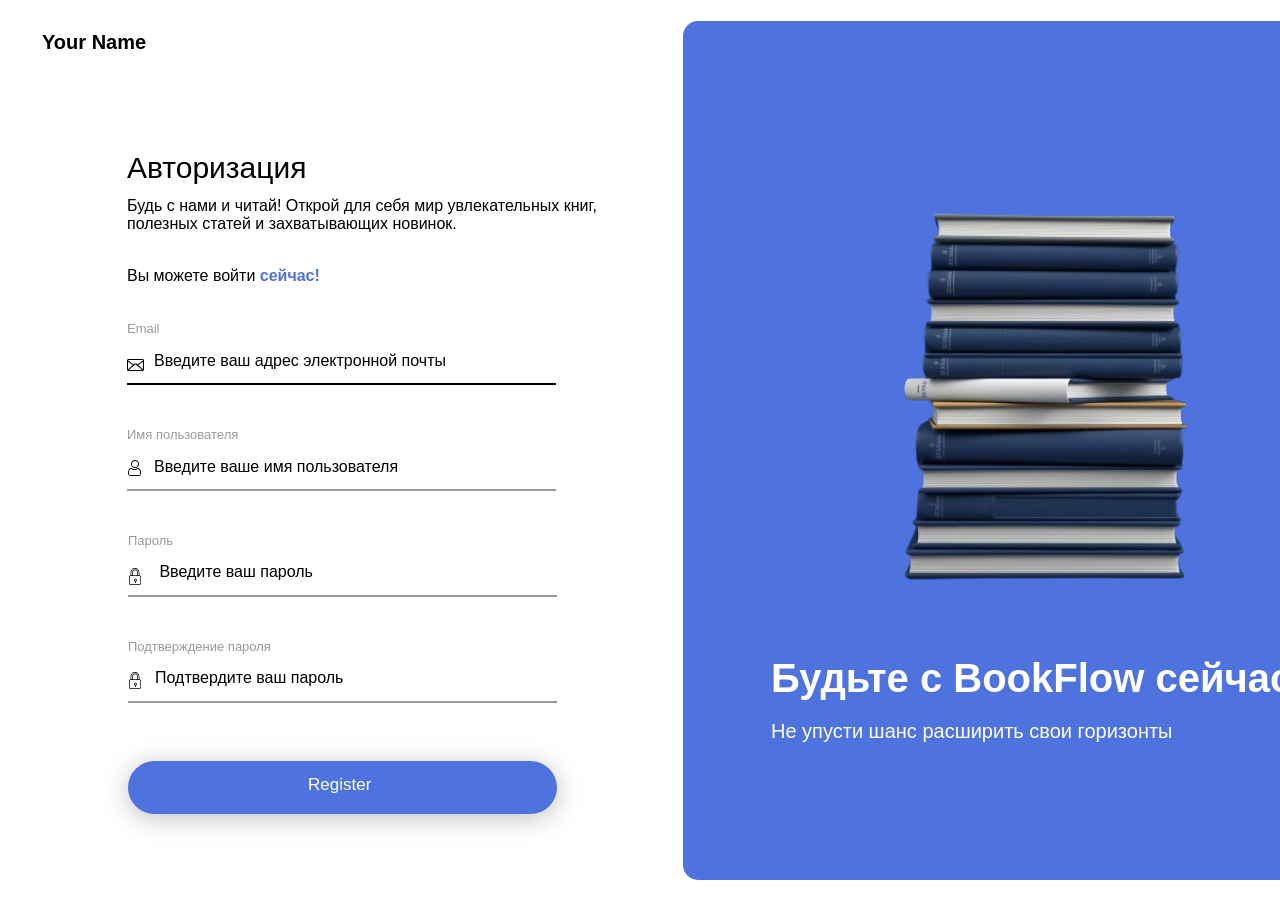
<file: registration.html>
﻿<!DOCTYPE html>
<html>

<head>
    <title>Registration</title>
    <meta http-equiv="X-UA-Compatible" content="IE=edge" />
    <meta http-equiv="content-type" content="text/html; charset=utf-8" />
    <link href="resources/css/axure_rp_page.css" type="text/css" rel="stylesheet" />
    <link href="data/styles.css" type="text/css" rel="stylesheet" />
    <link href="files/registration/styles.css" type="text/css" rel="stylesheet" />
    <link href="https://fonts.googleapis.com" rel="preconnect" />
    <link href="https://fonts.gstatic.com" rel="preconnect" />
    <link href="https://fonts.googleapis.com/css2?family=Inter:wght@100..900&display=swap" rel="stylesheet" />
    <script src="resources/scripts/jquery-3.7.1.min.js"></script>
    <script src="resources/scripts/axure/axQuery.js"></script>
    <script src="resources/scripts/axure/globals.js"></script>
    <script src="resources/scripts/axutils.js"></script>
    <script src="resources/scripts/axure/annotation.js"></script>
    <script src="resources/scripts/axure/axQuery.std.js"></script>
    <script src="resources/scripts/axure/doc.js"></script>
    <script src="resources/scripts/messagecenter.js"></script>
    <script src="resources/scripts/axure/events.js"></script>
    <script src="resources/scripts/axure/recording.js"></script>
    <script src="resources/scripts/axure/action.js"></script>
    <script src="resources/scripts/axure/expr.js"></script>
    <script src="resources/scripts/axure/geometry.js"></script>
    <script src="resources/scripts/axure/flyout.js"></script>
    <script src="resources/scripts/axure/model.js"></script>
    <script src="resources/scripts/axure/repeater.js"></script>
    <script src="resources/scripts/axure/sto.js"></script>
    <script src="resources/scripts/axure/utils.temp.js"></script>
    <script src="resources/scripts/axure/variables.js"></script>
    <script src="resources/scripts/axure/drag.js"></script>
    <script src="resources/scripts/axure/move.js"></script>
    <script src="resources/scripts/axure/visibility.js"></script>
    <script src="resources/scripts/axure/style.js"></script>
    <script src="resources/scripts/axure/adaptive.js"></script>
    <script src="resources/scripts/axure/tree.js"></script>
    <script src="resources/scripts/axure/init.temp.js"></script>
    <script src="resources/scripts/axure/legacy.js"></script>
    <script src="resources/scripts/axure/viewer.js"></script>
    <script src="resources/scripts/axure/math.js"></script>
    <script src="resources/scripts/axure/jquery.nicescroll.min.js"></script>
    <script src="data/document.js"></script>
    <script src="files/registration/data.js"></script>
    <script type="text/javascript">
        $axure.utils.getTransparentGifPath = function() {
            return 'resources/images/transparent.gif';
        };
        $axure.utils.getOtherPath = function() {
            return 'resources/Other.html';
        };
        $axure.utils.getReloadPath = function() {
            return 'resources/reload.html';
        };
    </script>
</head>

<body>
    <div id="base" class="">

        <!-- Login 3 Register (Group) -->
        <div id="u824" class="ax_default" data-label="Login 3 Register" data-left="0" data-top="0" data-width="1440" data-height="900" layer-opacity="1">

            <!-- Login 3 Register BG (Rectangle) -->
            <div id="u825" class="ax_default shape transition notrs" data-label="Login 3 Register BG">
                <div id="u825_div" class=""></div>
                <div id="u825_text" class="text " style="display:none; visibility: hidden">
                    <p></p>
                </div>
            </div>

            <!-- Unnamed (Rectangle) -->
            <div id="u826" class="ax_default shape transition notrs">
                <div id="u826_div" class=""></div>
                <div id="u826_text" class="text ">
                    <p><span>Your Name</span></p>
                </div>
            </div>

            <!-- Group 33 (Group) -->
            <div id="u827" class="ax_default" data-label="Group 33" data-left="683" data-top="21" data-width="735" data-height="859" layer-opacity="1">

                <!-- Rectangle 7 (Rectangle) -->
                <div id="u828" class="ax_default shape transition notrs" data-label="Rectangle 7">
                    <div id="u828_div" class=""></div>
                    <div id="u828_text" class="text " style="display:none; visibility: hidden">
                        <p></p>
                    </div>
                </div>

                <!-- Group 45 (Group) -->
                <div id="u829" class="ax_default" data-label="Group 45" data-left="771" data-top="656" data-width="541" data-height="94" layer-opacity="1">

                    <!-- Group 31 (Group) -->
                    <div id="u830" class="ax_default" data-label="Group 31" data-left="771" data-top="656" data-width="541" data-height="94" layer-opacity="1">

                        <!-- Group 1 (Group) -->
                        <div id="u831" class="ax_default" data-label="Group 1" data-left="771" data-top="656" data-width="541" data-height="94" layer-opacity="1">

                            <!-- Unnamed (Rectangle) -->
                            <div id="u832" class="ax_default shape transition notrs">
                                <div id="u832_div" class=""></div>
                                <div id="u832_text" class="text ">
                                    <p><span>Будьте с BookFlow сейчас!</span></p>
                                </div>
                            </div>

                            <!-- Unnamed (Rectangle) -->
                            <div id="u833" class="ax_default shape transition notrs">
                                <div id="u833_div" class=""></div>
                                <div id="u833_text" class="text ">
                                    <p><span>Не упусти шанс расширить свои горизонты</span></p>
                                </div>
                            </div>
                        </div>
                    </div>
                </div>
            </div>

            <!-- Group 44 (Group) -->
            <div id="u834" class="ax_default" data-label="Group 44" data-left="127" data-top="151" data-width="499" data-height="663" layer-opacity="1">

                <!-- Group 34 (Group) -->
                <div id="u835" class="ax_default" data-label="Group 34" data-left="127" data-top="151" data-width="499" data-height="136" layer-opacity="1">

                    <!-- Unnamed (Rectangle) -->
                    <div id="u836" class="ax_default shape transition notrs">
                        <div id="u836_div" class=""></div>
                        <div id="u836_text" class="text ">
                            <p><span>Авторизация</span></p>
                        </div>
                    </div>

                    <!-- Group 2 (Group) -->
                    <div id="u837" class="ax_default" data-label="Group 2" data-left="127" data-top="197" data-width="499" data-height="90" layer-opacity="1">

                        <!-- Unnamed (Rectangle) -->
                        <div id="u838" class="ax_default shape transition notrs">
                            <div id="u838_div" class=""></div>
                            <div id="u838_text" class="text ">
                                <p><span>Будь с нами и читай! Открой для себя мир увлекательных книг, полезных статей и захватывающих новинок.</span></p>
                            </div>
                        </div>

                        <!-- Unnamed (Rectangle) -->
                        <div id="u839" class="ax_default shape transition notrs">
                            <div id="u839_div" class=""></div>
                            <div id="u839_text" class="text ">
                                <p><span style="font-family:&quot;Montserrat&quot;, sans-serif;font-weight:400;color:#000000;">Вы можете войти </span><span style="font-family:&quot;Montserrat SemiBold&quot;, &quot;Montserrat&quot;, sans-serif;font-weight:600;color:#4E73DF;">сейчас!</span></p>
                            </div>
                        </div>
                    </div>
                </div>

                <!-- Group 37 (Group) -->
                <div id="u840" class="ax_default" data-label="Group 37" data-left="127" data-top="321" data-width="429" data-height="64" layer-opacity="1">

                    <!-- Unnamed (Rectangle) -->
                    <div id="u841" class="ax_default shape transition notrs">
                        <div id="u841_div" class=""></div>
                        <div id="u841_text" class="text ">
                            <p><span>Email</span></p>
                        </div>
                    </div>

                    <!-- Unnamed (Rectangle) -->
                    <div id="u842" class="ax_default shape transition notrs">
                        <div id="u842_div" class=""></div>
                        <div id="u842_text" class="text ">
                            <p><span>Введите ваш адрес электронной почты</span></p>
                        </div>
                    </div>

                    <!-- Rectangle 8 (Rectangle) -->
                    <div id="u843" class="ax_default shape transition notrs" data-label="Rectangle 8">
                        <div id="u843_div" class=""></div>
                        <div id="u843_text" class="text " style="display:none; visibility: hidden">
                            <p></p>
                        </div>
                    </div>

                    <!-- message 1 (Dynamic panel) -->
                    <div id="u844" class="ax_default" data-label="message 1">
                        <div id="u844_state0" class="panel_state" data-label="State 1" style="">
                            <div id="u844_state0_content" class="panel_state_content">

                                <!-- Group (Group) -->
                                <div id="u845" class="ax_default" data-label="Group" data-left="0" data-top="3" data-width="17" data-height="12" layer-opacity="1">

                                    <!-- Group (Group) -->
                                    <div id="u846" class="ax_default" data-label="Group" data-left="0" data-top="3" data-width="17" data-height="12" layer-opacity="1">

                                        <!-- Vector (Shape) -->
                                        <div id="u847" class="ax_default shape transition notrs" data-label="Vector">
                                            <svg data="images/registration/vector_u847.svg" id="u847_img" class="img generatedImage">

  <defs>
    <pattern id="u847_img_bgp" patternUnits="userSpaceOnUse" alignment="0 0" imageRepeat="None" />
    <mask fill="white" id="u847_img_cl80">
      <path d="M 17 1.539417721148968  C 17 0.6905827991032871  16.32972850650549 0  15.505859375 0  C 15.505859375 0  1.494140625 0  1.494140625 0  C 0.6702714934945107 0  0 0.6905827991032871  0 1.539417721148968  C 0 1.539417721148968  0 10.460582278851033  0 10.460582278851033  C 0 11.309417200896714  0.6702714934945107 12.000000000000004  1.494140625 12.000000000000004  C 1.494140625 12.000000000000004  15.505859375 12.000000000000004  15.505859375 12.000000000000004  C 16.32972850650549 12.000000000000004  17 11.309417200896714  17 10.460582278851033  C 17 10.460582278851033  17 1.539417721148968  17 1.539417721148968  Z M 1.6891426146030426 1  L 15.310857892036438 1  L 15.111439526081085 1.1973590847179467  C 15.111439526081085 1.1973590847179467  9.092808723449707 6.360941966296005  9.092808723449707 6.360941966296005  C 8.749289201572537 6.655620738368448  8.250644396990538 6.655620738368448  7.907191276550293 6.360941966296005  C 7.907191276550293 6.360941966296005  1.888560600578785 1.1973590847179467  1.888560600578785 1.1973590847179467  L 1.6891426146030426 1  Z M 0.99609375 9.336876036589569  L 0.99609375 1.7671830271790916  L 5.899929732084274 5.974343037980851  L 0.99609375 9.336876036589569  Z M 15.993945717811584 10.562799841035968  C 15.947793374536559 10.796962373886679  15.746515629813075 10.973721519234022  15.505859375 10.973721519234022  C 15.505859375 10.973721519234022  1.494140625 10.973721519234022  1.494140625 10.973721519234022  C 1.253484370186925 10.973721519234022  1.0522070529405028 10.796928411767308  1.0060879103839397 10.562834292523053  C 1.0060879103839397 10.562834292523053  6.698597729206085 6.659520477059139  6.698597729206085 6.659520477059139  C 6.698597729206085 6.659520477059139  7.269824117422104 7.149603320705762  7.269824117422104 7.149603320705762  C 7.626226468011737 7.4553658800127796  8.063146719709039 7.608246572425031  8.500033438205719 7.608246572425031  C 8.9369201567024 7.608246572425031  9.373806716874242 7.4553658800127796  9.730242252349854 7.149603320705762  C 9.730242252349854 7.149603320705762  10.301469147205353 6.659520477059139  10.301469147205353 6.659520477059139  C 10.301469147205353 6.659520477059139  15.993945717811584 10.562799841035968  15.993945717811584 10.562799841035968  Z M 16.00390625 1.7671830271790916  L 16.00390625 9.336876036589569  L 11.100070774555206 5.974377489467937  L 16.00390625 1.7671830271790916  Z " fill-rule="evenodd" />
    </mask>
  </defs>
  <g transform="matrix(1 0 0 1 0 -3 )">
    <path d="M 17 1.539417721148968  C 17 0.6905827991032871  16.32972850650549 0  15.505859375 0  C 15.505859375 0  1.494140625 0  1.494140625 0  C 0.6702714934945107 0  0 0.6905827991032871  0 1.539417721148968  C 0 1.539417721148968  0 10.460582278851033  0 10.460582278851033  C 0 11.309417200896714  0.6702714934945107 12.000000000000004  1.494140625 12.000000000000004  C 1.494140625 12.000000000000004  15.505859375 12.000000000000004  15.505859375 12.000000000000004  C 16.32972850650549 12.000000000000004  17 11.309417200896714  17 10.460582278851033  C 17 10.460582278851033  17 1.539417721148968  17 1.539417721148968  Z M 1.6891426146030426 1  L 15.310857892036438 1  L 15.111439526081085 1.1973590847179467  C 15.111439526081085 1.1973590847179467  9.092808723449707 6.360941966296005  9.092808723449707 6.360941966296005  C 8.749289201572537 6.655620738368448  8.250644396990538 6.655620738368448  7.907191276550293 6.360941966296005  C 7.907191276550293 6.360941966296005  1.888560600578785 1.1973590847179467  1.888560600578785 1.1973590847179467  L 1.6891426146030426 1  Z M 0.99609375 9.336876036589569  L 0.99609375 1.7671830271790916  L 5.899929732084274 5.974343037980851  L 0.99609375 9.336876036589569  Z M 15.993945717811584 10.562799841035968  C 15.947793374536559 10.796962373886679  15.746515629813075 10.973721519234022  15.505859375 10.973721519234022  C 15.505859375 10.973721519234022  1.494140625 10.973721519234022  1.494140625 10.973721519234022  C 1.253484370186925 10.973721519234022  1.0522070529405028 10.796928411767308  1.0060879103839397 10.562834292523053  C 1.0060879103839397 10.562834292523053  6.698597729206085 6.659520477059139  6.698597729206085 6.659520477059139  C 6.698597729206085 6.659520477059139  7.269824117422104 7.149603320705762  7.269824117422104 7.149603320705762  C 7.626226468011737 7.4553658800127796  8.063146719709039 7.608246572425031  8.500033438205719 7.608246572425031  C 8.9369201567024 7.608246572425031  9.373806716874242 7.4553658800127796  9.730242252349854 7.149603320705762  C 9.730242252349854 7.149603320705762  10.301469147205353 6.659520477059139  10.301469147205353 6.659520477059139  C 10.301469147205353 6.659520477059139  15.993945717811584 10.562799841035968  15.993945717811584 10.562799841035968  Z M 16.00390625 1.7671830271790916  L 16.00390625 9.336876036589569  L 11.100070774555206 5.974377489467937  L 16.00390625 1.7671830271790916  Z " fill-rule="nonzero" fill="rgba(0, 0, 0, 1)" stroke="none" transform="matrix(1 0 0 1 0 3 )" class="fill" />
    <path d="M 17 1.539417721148968  C 17 0.6905827991032871  16.32972850650549 0  15.505859375 0  C 15.505859375 0  1.494140625 0  1.494140625 0  C 0.6702714934945107 0  0 0.6905827991032871  0 1.539417721148968  C 0 1.539417721148968  0 10.460582278851033  0 10.460582278851033  C 0 11.309417200896714  0.6702714934945107 12.000000000000004  1.494140625 12.000000000000004  C 1.494140625 12.000000000000004  15.505859375 12.000000000000004  15.505859375 12.000000000000004  C 16.32972850650549 12.000000000000004  17 11.309417200896714  17 10.460582278851033  C 17 10.460582278851033  17 1.539417721148968  17 1.539417721148968  Z " stroke-width="0" stroke-dasharray="0" stroke="rgba(121, 121, 121, 1)" fill="none" transform="matrix(1 0 0 1 0 3 )" class="stroke" mask="url(#u847_img_cl80)" />
    <path d="M 1.6891426146030426 1  L 15.310857892036438 1  L 15.111439526081085 1.1973590847179467  C 15.111439526081085 1.1973590847179467  9.092808723449707 6.360941966296005  9.092808723449707 6.360941966296005  C 8.749289201572537 6.655620738368448  8.250644396990538 6.655620738368448  7.907191276550293 6.360941966296005  C 7.907191276550293 6.360941966296005  1.888560600578785 1.1973590847179467  1.888560600578785 1.1973590847179467  L 1.6891426146030426 1  Z " stroke-width="0" stroke-dasharray="0" stroke="rgba(121, 121, 121, 1)" fill="none" transform="matrix(1 0 0 1 0 3 )" class="stroke" mask="url(#u847_img_cl80)" />
    <path d="M 0.99609375 9.336876036589569  L 0.99609375 1.7671830271790916  L 5.899929732084274 5.974343037980851  L 0.99609375 9.336876036589569  Z " stroke-width="0" stroke-dasharray="0" stroke="rgba(121, 121, 121, 1)" fill="none" transform="matrix(1 0 0 1 0 3 )" class="stroke" mask="url(#u847_img_cl80)" />
    <path d="M 15.993945717811584 10.562799841035968  C 15.947793374536559 10.796962373886679  15.746515629813075 10.973721519234022  15.505859375 10.973721519234022  C 15.505859375 10.973721519234022  1.494140625 10.973721519234022  1.494140625 10.973721519234022  C 1.253484370186925 10.973721519234022  1.0522070529405028 10.796928411767308  1.0060879103839397 10.562834292523053  C 1.0060879103839397 10.562834292523053  6.698597729206085 6.659520477059139  6.698597729206085 6.659520477059139  C 6.698597729206085 6.659520477059139  7.269824117422104 7.149603320705762  7.269824117422104 7.149603320705762  C 7.626226468011737 7.4553658800127796  8.063146719709039 7.608246572425031  8.500033438205719 7.608246572425031  C 8.9369201567024 7.608246572425031  9.373806716874242 7.4553658800127796  9.730242252349854 7.149603320705762  C 9.730242252349854 7.149603320705762  10.301469147205353 6.659520477059139  10.301469147205353 6.659520477059139  C 10.301469147205353 6.659520477059139  15.993945717811584 10.562799841035968  15.993945717811584 10.562799841035968  Z " stroke-width="0" stroke-dasharray="0" stroke="rgba(121, 121, 121, 1)" fill="none" transform="matrix(1 0 0 1 0 3 )" class="stroke" mask="url(#u847_img_cl80)" />
    <path d="M 16.00390625 1.7671830271790916  L 16.00390625 9.336876036589569  L 11.100070774555206 5.974377489467937  L 16.00390625 1.7671830271790916  Z " stroke-width="0" stroke-dasharray="0" stroke="rgba(121, 121, 121, 1)" fill="none" transform="matrix(1 0 0 1 0 3 )" class="stroke" mask="url(#u847_img_cl80)" />
  </g>
                        </svg>
                                            <div id="u847_text" class="text " style="display:none; visibility: hidden">
                                                <p></p>
                                            </div>
                                        </div>
                                    </div>
                                </div>
                            </div>
                        </div>
                    </div>
                </div>

                <!-- Group 36 (Group) -->
                <div id="u848" class="ax_default" data-label="Group 36" data-left="127" data-top="639" data-width="430" data-height="64" layer-opacity="1">

                    <!-- Unnamed (Rectangle) -->
                    <div id="u849" class="ax_default shape transition notrs">
                        <div id="u849_div" class=""></div>
                        <div id="u849_text" class="text ">
                            <p><span>Подтверждение пароля<br></span></p>
                        </div>
                    </div>

                    <!-- Rectangle 9 (Rectangle) -->
                    <div id="u850" class="ax_default shape transition notrs" data-label="Rectangle 9">
                        <div id="u850_div" class=""></div>
                        <div id="u850_text" class="text " style="display:none; visibility: hidden">
                            <p></p>
                        </div>
                    </div>

                    <!-- Group 35 (Group) -->
                    <div id="u851" class="ax_default" data-label="Group 35" data-left="127" data-top="669" data-width="241" data-height="20" layer-opacity="1">

                        <!-- Unnamed (Rectangle) -->
                        <div id="u852" class="ax_default shape transition notrs">
                            <div id="u852_div" class=""></div>
                            <div id="u852_text" class="text ">
                                <p><span>Подтвердите ваш пароль</span></p>
                            </div>
                        </div>

                        <!-- padlock 1 (Dynamic panel) -->
                        <div id="u853" class="ax_default" data-label="padlock 1">
                            <div id="u853_state0" class="panel_state" data-label="State 1" style="">
                                <div id="u853_state0_content" class="panel_state_content">

                                    <!-- Group (Group) -->
                                    <div id="u854" class="ax_default" data-label="Group" data-left="2" data-top="0" data-width="12" data-height="17" layer-opacity="1">

                                        <!-- Group (Group) -->
                                        <div id="u855" class="ax_default" data-label="Group" data-left="2" data-top="0" data-width="12" data-height="17" layer-opacity="1">

                                            <!-- Vector (Shape) -->
                                            <div id="u856" class="ax_default shape transition notrs" data-label="Vector">
                                                <svg data="images/registration/vector_u856.svg" id="u856_img" class="img generatedImage">

  <defs>
    <pattern id="u856_img_bgp" patternUnits="userSpaceOnUse" alignment="0 0" imageRepeat="None" />
    <mask fill="white" id="u856_img_cl81">
      <path d="M 12 9.078439231332293  C 11.996471625686494 8.13059107475053  11.32608137758206 7.341318661273719  10.408704069740523 7.229595114496231  C 10.408704069740523 7.229595114496231  10.408704069740523 4.537417787898114  10.408704069740523 4.537417787898114  C 10.415760818367536 3.3192707195070397  9.939429445077147 2.147975435000019  9.089091234733582 1.293830846186364  C 8.266980058856486 0.45770618482666314  7.190826716853923 0  6.051161857493218 0  C 6.033519986188574 0  6.012349525268126 0  5.994707653963481 0  C 3.5636577343446874 0.0036039855444944028  1.587768417418046 2.036251802296821  1.587768417418046 4.537417787898114  C 1.587768417418046 4.537417787898114  1.587768417418046 7.229595114496231  1.587768417418046 7.229595114496231  C 0.6703911095765083 7.341318661273719  0 8.126987075511627  0 9.078439231332293  C 0 9.078439231332293  0 15.125927544788766  0 15.125927544788766  C 0 16.153063409664153  0.8044691699756542 17  1.8100558343404165 17  C 1.8100558343404165 17  10.189944434853178 17  10.189944434853178 17  C 11.19553109921794 17  12 16.153063409664153  12 15.125927544788766  C 12 15.125927544788766  12 9.078439231332293  12 9.078439231332293  Z M 2.2899146799880405 4.537417787898114  C 2.2899146799880405 4.537417787898114  2.293443269603844 4.537417787898114  2.293443269603844 4.537417787898114  C 2.293443269603844 2.4326902062838127  3.9553074926626803 0.7099851691820215  5.998236243579285 0.7099851691820215  C 5.998236243579285 0.7099851691820215  6.001764294807902 0.7099851691820215  6.001764294807902 0.7099851691820215  C 6.972067216563374 0.7063811836375271  7.903557806093755 1.0992156434317724  8.591590786974907 1.7983888148970806  C 9.307850735024132 2.5227899122941517  9.706558453340305 3.5102819230227267  9.699501704713294 4.537417787898114  C 9.699501704713294 4.537417787898114  9.699501704713294 7.2331987700322955  9.699501704713294 7.2331987700322955  L 8.923258828921728 7.2331987700322955  C 8.923258828921728 7.2331987700322955  8.923258828921728 4.537417787898114  8.923258828921728 4.537417787898114  C 8.930315577548742 3.7193130539923676  8.612761046000161 2.933644244496193  8.044692776530914 2.3570065659696597  C 7.508379895599546 1.8092007782435098  6.781535221828083 1.4992579091765326  6.0229347557283495 1.4992579091765326  C 6.0229347557283495 1.4992579091765326  6.001764294807902 1.4992579091765326  6.001764294807902 1.4992579091765326  C 4.3787121347805655 1.4992579091765326  3.0661570173924186 2.861564534680377  3.0661570173924186 4.533813857399778  C 3.0661570173924186 4.533813857399778  3.0661570173924186 7.2331987700322955  3.0661570173924186 7.2331987700322955  L 2.2899146799880405 7.2331987700322955  L 2.2899146799880405 4.537417787898114  Z M 7.554248969616658 2.872376326175386  C 7.984710622720154 3.312062549177811  8.228168238204374 3.913928325487527  8.221111489577362 4.537417787898114  C 8.221111489577362 4.537417787898114  8.221111489577362 7.2331987700322955  8.221111489577362 7.2331987700322955  L 3.7753604591940206 7.2331987700322955  C 3.7753604591940206 7.2331987700322955  3.7753604591940206 4.537417787898114  3.7753604591940206 4.537417787898114  C 3.7753604591940206 3.2616068691657047  4.770361893098558 2.223659075314172  6.005292884423705 2.223659075314172  C 6.005292884423705 2.223659075314172  6.026463345344154 2.223659075314172  6.026463345344154 2.223659075314172  C 6.598060002534009 2.223659075314172  7.148485929609824 2.45791799473444  7.554248969616658 2.872376326175386  Z M 11.32608137758206 9.096459158786248  C 11.32608137758206 9.096459158786248  11.32608137758206 15.136739061321503  11.32608137758206 15.136739061321503  C 11.32608137758206 15.767436522209898  10.825051801820395 16.279202901841835  10.207586306157822 16.279202901841835  C 10.207586306157822 16.279202901841835  1.8241693852228513 16.279202901841835  1.8241693852228513 16.279202901841835  C 1.206703889560278 16.279202901841835  0.7056748521857982 15.767436522209898  0.7056748521857982 15.136739061321503  C 0.7056748521857982 15.136739061321503  0.7056748521857982 9.096459158786248  0.7056748521857982 9.096459158786248  C 0.7056748521857982 8.465761697897852  1.206703889560278 7.953995868190463  1.8241693852228513 7.953995868190463  C 1.8241693852228513 7.953995868190463  10.207586306157822 7.953995868190463  10.207586306157822 7.953995868190463  C 10.825051801820395 7.953995868190463  11.32608137758206 8.465761697897852  11.32608137758206 9.096459158786248  Z " fill-rule="evenodd" />
    </mask>
  </defs>
  <g transform="matrix(1 0 0 1 -2 0 )">
    <path d="M 12 9.078439231332293  C 11.996471625686494 8.13059107475053  11.32608137758206 7.341318661273719  10.408704069740523 7.229595114496231  C 10.408704069740523 7.229595114496231  10.408704069740523 4.537417787898114  10.408704069740523 4.537417787898114  C 10.415760818367536 3.3192707195070397  9.939429445077147 2.147975435000019  9.089091234733582 1.293830846186364  C 8.266980058856486 0.45770618482666314  7.190826716853923 0  6.051161857493218 0  C 6.033519986188574 0  6.012349525268126 0  5.994707653963481 0  C 3.5636577343446874 0.0036039855444944028  1.587768417418046 2.036251802296821  1.587768417418046 4.537417787898114  C 1.587768417418046 4.537417787898114  1.587768417418046 7.229595114496231  1.587768417418046 7.229595114496231  C 0.6703911095765083 7.341318661273719  0 8.126987075511627  0 9.078439231332293  C 0 9.078439231332293  0 15.125927544788766  0 15.125927544788766  C 0 16.153063409664153  0.8044691699756542 17  1.8100558343404165 17  C 1.8100558343404165 17  10.189944434853178 17  10.189944434853178 17  C 11.19553109921794 17  12 16.153063409664153  12 15.125927544788766  C 12 15.125927544788766  12 9.078439231332293  12 9.078439231332293  Z M 2.2899146799880405 4.537417787898114  C 2.2899146799880405 4.537417787898114  2.293443269603844 4.537417787898114  2.293443269603844 4.537417787898114  C 2.293443269603844 2.4326902062838127  3.9553074926626803 0.7099851691820215  5.998236243579285 0.7099851691820215  C 5.998236243579285 0.7099851691820215  6.001764294807902 0.7099851691820215  6.001764294807902 0.7099851691820215  C 6.972067216563374 0.7063811836375271  7.903557806093755 1.0992156434317724  8.591590786974907 1.7983888148970806  C 9.307850735024132 2.5227899122941517  9.706558453340305 3.5102819230227267  9.699501704713294 4.537417787898114  C 9.699501704713294 4.537417787898114  9.699501704713294 7.2331987700322955  9.699501704713294 7.2331987700322955  L 8.923258828921728 7.2331987700322955  C 8.923258828921728 7.2331987700322955  8.923258828921728 4.537417787898114  8.923258828921728 4.537417787898114  C 8.930315577548742 3.7193130539923676  8.612761046000161 2.933644244496193  8.044692776530914 2.3570065659696597  C 7.508379895599546 1.8092007782435098  6.781535221828083 1.4992579091765326  6.0229347557283495 1.4992579091765326  C 6.0229347557283495 1.4992579091765326  6.001764294807902 1.4992579091765326  6.001764294807902 1.4992579091765326  C 4.3787121347805655 1.4992579091765326  3.0661570173924186 2.861564534680377  3.0661570173924186 4.533813857399778  C 3.0661570173924186 4.533813857399778  3.0661570173924186 7.2331987700322955  3.0661570173924186 7.2331987700322955  L 2.2899146799880405 7.2331987700322955  L 2.2899146799880405 4.537417787898114  Z M 7.554248969616658 2.872376326175386  C 7.984710622720154 3.312062549177811  8.228168238204374 3.913928325487527  8.221111489577362 4.537417787898114  C 8.221111489577362 4.537417787898114  8.221111489577362 7.2331987700322955  8.221111489577362 7.2331987700322955  L 3.7753604591940206 7.2331987700322955  C 3.7753604591940206 7.2331987700322955  3.7753604591940206 4.537417787898114  3.7753604591940206 4.537417787898114  C 3.7753604591940206 3.2616068691657047  4.770361893098558 2.223659075314172  6.005292884423705 2.223659075314172  C 6.005292884423705 2.223659075314172  6.026463345344154 2.223659075314172  6.026463345344154 2.223659075314172  C 6.598060002534009 2.223659075314172  7.148485929609824 2.45791799473444  7.554248969616658 2.872376326175386  Z M 11.32608137758206 9.096459158786248  C 11.32608137758206 9.096459158786248  11.32608137758206 15.136739061321503  11.32608137758206 15.136739061321503  C 11.32608137758206 15.767436522209898  10.825051801820395 16.279202901841835  10.207586306157822 16.279202901841835  C 10.207586306157822 16.279202901841835  1.8241693852228513 16.279202901841835  1.8241693852228513 16.279202901841835  C 1.206703889560278 16.279202901841835  0.7056748521857982 15.767436522209898  0.7056748521857982 15.136739061321503  C 0.7056748521857982 15.136739061321503  0.7056748521857982 9.096459158786248  0.7056748521857982 9.096459158786248  C 0.7056748521857982 8.465761697897852  1.206703889560278 7.953995868190463  1.8241693852228513 7.953995868190463  C 1.8241693852228513 7.953995868190463  10.207586306157822 7.953995868190463  10.207586306157822 7.953995868190463  C 10.825051801820395 7.953995868190463  11.32608137758206 8.465761697897852  11.32608137758206 9.096459158786248  Z " fill-rule="nonzero" fill="rgba(0, 0, 0, 1)" stroke="none" transform="matrix(1 0 0 1 2 0 )" class="fill" />
    <path d="M 12 9.078439231332293  C 11.996471625686494 8.13059107475053  11.32608137758206 7.341318661273719  10.408704069740523 7.229595114496231  C 10.408704069740523 7.229595114496231  10.408704069740523 4.537417787898114  10.408704069740523 4.537417787898114  C 10.415760818367536 3.3192707195070397  9.939429445077147 2.147975435000019  9.089091234733582 1.293830846186364  C 8.266980058856486 0.45770618482666314  7.190826716853923 0  6.051161857493218 0  C 6.033519986188574 0  6.012349525268126 0  5.994707653963481 0  C 3.5636577343446874 0.0036039855444944028  1.587768417418046 2.036251802296821  1.587768417418046 4.537417787898114  C 1.587768417418046 4.537417787898114  1.587768417418046 7.229595114496231  1.587768417418046 7.229595114496231  C 0.6703911095765083 7.341318661273719  0 8.126987075511627  0 9.078439231332293  C 0 9.078439231332293  0 15.125927544788766  0 15.125927544788766  C 0 16.153063409664153  0.8044691699756542 17  1.8100558343404165 17  C 1.8100558343404165 17  10.189944434853178 17  10.189944434853178 17  C 11.19553109921794 17  12 16.153063409664153  12 15.125927544788766  C 12 15.125927544788766  12 9.078439231332293  12 9.078439231332293  Z " stroke-width="0" stroke-dasharray="0" stroke="rgba(121, 121, 121, 1)" fill="none" transform="matrix(1 0 0 1 2 0 )" class="stroke" mask="url(#u856_img_cl81)" />
    <path d="M 2.2899146799880405 4.537417787898114  C 2.2899146799880405 4.537417787898114  2.293443269603844 4.537417787898114  2.293443269603844 4.537417787898114  C 2.293443269603844 2.4326902062838127  3.9553074926626803 0.7099851691820215  5.998236243579285 0.7099851691820215  C 5.998236243579285 0.7099851691820215  6.001764294807902 0.7099851691820215  6.001764294807902 0.7099851691820215  C 6.972067216563374 0.7063811836375271  7.903557806093755 1.0992156434317724  8.591590786974907 1.7983888148970806  C 9.307850735024132 2.5227899122941517  9.706558453340305 3.5102819230227267  9.699501704713294 4.537417787898114  C 9.699501704713294 4.537417787898114  9.699501704713294 7.2331987700322955  9.699501704713294 7.2331987700322955  L 8.923258828921728 7.2331987700322955  C 8.923258828921728 7.2331987700322955  8.923258828921728 4.537417787898114  8.923258828921728 4.537417787898114  C 8.930315577548742 3.7193130539923676  8.612761046000161 2.933644244496193  8.044692776530914 2.3570065659696597  C 7.508379895599546 1.8092007782435098  6.781535221828083 1.4992579091765326  6.0229347557283495 1.4992579091765326  C 6.0229347557283495 1.4992579091765326  6.001764294807902 1.4992579091765326  6.001764294807902 1.4992579091765326  C 4.3787121347805655 1.4992579091765326  3.0661570173924186 2.861564534680377  3.0661570173924186 4.533813857399778  C 3.0661570173924186 4.533813857399778  3.0661570173924186 7.2331987700322955  3.0661570173924186 7.2331987700322955  L 2.2899146799880405 7.2331987700322955  L 2.2899146799880405 4.537417787898114  Z " stroke-width="0" stroke-dasharray="0" stroke="rgba(121, 121, 121, 1)" fill="none" transform="matrix(1 0 0 1 2 0 )" class="stroke" mask="url(#u856_img_cl81)" />
    <path d="M 7.554248969616658 2.872376326175386  C 7.984710622720154 3.312062549177811  8.228168238204374 3.913928325487527  8.221111489577362 4.537417787898114  C 8.221111489577362 4.537417787898114  8.221111489577362 7.2331987700322955  8.221111489577362 7.2331987700322955  L 3.7753604591940206 7.2331987700322955  C 3.7753604591940206 7.2331987700322955  3.7753604591940206 4.537417787898114  3.7753604591940206 4.537417787898114  C 3.7753604591940206 3.2616068691657047  4.770361893098558 2.223659075314172  6.005292884423705 2.223659075314172  C 6.005292884423705 2.223659075314172  6.026463345344154 2.223659075314172  6.026463345344154 2.223659075314172  C 6.598060002534009 2.223659075314172  7.148485929609824 2.45791799473444  7.554248969616658 2.872376326175386  Z " stroke-width="0" stroke-dasharray="0" stroke="rgba(121, 121, 121, 1)" fill="none" transform="matrix(1 0 0 1 2 0 )" class="stroke" mask="url(#u856_img_cl81)" />
    <path d="M 11.32608137758206 9.096459158786248  C 11.32608137758206 9.096459158786248  11.32608137758206 15.136739061321503  11.32608137758206 15.136739061321503  C 11.32608137758206 15.767436522209898  10.825051801820395 16.279202901841835  10.207586306157822 16.279202901841835  C 10.207586306157822 16.279202901841835  1.8241693852228513 16.279202901841835  1.8241693852228513 16.279202901841835  C 1.206703889560278 16.279202901841835  0.7056748521857982 15.767436522209898  0.7056748521857982 15.136739061321503  C 0.7056748521857982 15.136739061321503  0.7056748521857982 9.096459158786248  0.7056748521857982 9.096459158786248  C 0.7056748521857982 8.465761697897852  1.206703889560278 7.953995868190463  1.8241693852228513 7.953995868190463  C 1.8241693852228513 7.953995868190463  10.207586306157822 7.953995868190463  10.207586306157822 7.953995868190463  C 10.825051801820395 7.953995868190463  11.32608137758206 8.465761697897852  11.32608137758206 9.096459158786248  Z " stroke-width="0" stroke-dasharray="0" stroke="rgba(121, 121, 121, 1)" fill="none" transform="matrix(1 0 0 1 2 0 )" class="stroke" mask="url(#u856_img_cl81)" />
  </g>
                          </svg>
                                                <div id="u856_text" class="text " style="display:none; visibility: hidden">
                                                    <p></p>
                                                </div>
                                            </div>
                                        </div>
                                    </div>

                                    <!-- Group (Group) -->
                                    <div id="u857" class="ax_default" data-label="Group" data-left="7" data-top="11" data-width="3" data-height="4" layer-opacity="1">

                                        <!-- Group (Group) -->
                                        <div id="u858" class="ax_default" data-label="Group" data-left="7" data-top="11" data-width="3" data-height="4" layer-opacity="1">

                                            <!-- Vector (Shape) -->
                                            <div id="u859" class="ax_default shape transition notrs" data-label="Vector">
                                                <svg data="images/registration/vector_u859.svg" id="u859_img" class="img generatedImage">

  <defs>
    <pattern id="u859_img_bgp" patternUnits="userSpaceOnUse" alignment="0 0" imageRepeat="None" />
    <mask fill="white" id="u859_img_cl82">
      <path d="M 1.9167781079100883 2.601656090796944  C 2.710931204334159 2.3992642092017644  3.172454321867125 1.6632935201109977  2.9396136320547277 0.9604416990793069  C 2.7566673686927494 0.39006457822016566  2.170408165207471 0  1.5009911547357129 0  C 0.6735751337797187 0  0 0.5924564598153449  0 1.3284269383432692  C 0 1.920883187595771  0.4407344241410547 2.4397425820114194  1.085204201561337 2.601656090796944  C 1.085204201561337 2.601656090796944  1.085204201561337 3.6320147607360376  1.085204201561337 3.6320147607360376  C 1.085204201561337 3.834406642331217  1.2723083304898062 4  1.5009911547357129 4  C 1.7296739789816193 4  1.9167781079100883 3.834406642331217  1.9167781079100883 3.6320147607360376  C 1.9167781079100883 3.6320147607360376  1.9167781079100883 2.601656090796944  1.9167781079100883 2.601656090796944  Z M 2.1704077686821326 1.3247468613502638  C 2.1704077686821326 1.652253710257667  1.8710415271998935 1.9172033211656085  1.5009911547357129 1.9172033211656085  C 1.1309407822715318 1.9172033211656085  0.8315739063487515 1.652253710257667  0.8315739063487515 1.3247468613502638  C 0.8315739063487515 0.9972400124428602  1.1309407822715318 0.732290401534919  1.5009911547357129 0.732290401534919  C 1.8710415271998935 0.732290401534919  2.1704077686821326 0.9972400124428602  2.1704077686821326 1.3247468613502638  Z " fill-rule="evenodd" />
    </mask>
  </defs>
  <g transform="matrix(1 0 0 1 -7 -11 )">
    <path d="M 1.9167781079100883 2.601656090796944  C 2.710931204334159 2.3992642092017644  3.172454321867125 1.6632935201109977  2.9396136320547277 0.9604416990793069  C 2.7566673686927494 0.39006457822016566  2.170408165207471 0  1.5009911547357129 0  C 0.6735751337797187 0  0 0.5924564598153449  0 1.3284269383432692  C 0 1.920883187595771  0.4407344241410547 2.4397425820114194  1.085204201561337 2.601656090796944  C 1.085204201561337 2.601656090796944  1.085204201561337 3.6320147607360376  1.085204201561337 3.6320147607360376  C 1.085204201561337 3.834406642331217  1.2723083304898062 4  1.5009911547357129 4  C 1.7296739789816193 4  1.9167781079100883 3.834406642331217  1.9167781079100883 3.6320147607360376  C 1.9167781079100883 3.6320147607360376  1.9167781079100883 2.601656090796944  1.9167781079100883 2.601656090796944  Z M 2.1704077686821326 1.3247468613502638  C 2.1704077686821326 1.652253710257667  1.8710415271998935 1.9172033211656085  1.5009911547357129 1.9172033211656085  C 1.1309407822715318 1.9172033211656085  0.8315739063487515 1.652253710257667  0.8315739063487515 1.3247468613502638  C 0.8315739063487515 0.9972400124428602  1.1309407822715318 0.732290401534919  1.5009911547357129 0.732290401534919  C 1.8710415271998935 0.732290401534919  2.1704077686821326 0.9972400124428602  2.1704077686821326 1.3247468613502638  Z " fill-rule="nonzero" fill="rgba(0, 0, 0, 1)" stroke="none" transform="matrix(1 0 0 1 7 11 )" class="fill" />
    <path d="M 1.9167781079100883 2.601656090796944  C 2.710931204334159 2.3992642092017644  3.172454321867125 1.6632935201109977  2.9396136320547277 0.9604416990793069  C 2.7566673686927494 0.39006457822016566  2.170408165207471 0  1.5009911547357129 0  C 0.6735751337797187 0  0 0.5924564598153449  0 1.3284269383432692  C 0 1.920883187595771  0.4407344241410547 2.4397425820114194  1.085204201561337 2.601656090796944  C 1.085204201561337 2.601656090796944  1.085204201561337 3.6320147607360376  1.085204201561337 3.6320147607360376  C 1.085204201561337 3.834406642331217  1.2723083304898062 4  1.5009911547357129 4  C 1.7296739789816193 4  1.9167781079100883 3.834406642331217  1.9167781079100883 3.6320147607360376  C 1.9167781079100883 3.6320147607360376  1.9167781079100883 2.601656090796944  1.9167781079100883 2.601656090796944  Z " stroke-width="0" stroke-dasharray="0" stroke="rgba(121, 121, 121, 1)" fill="none" transform="matrix(1 0 0 1 7 11 )" class="stroke" mask="url(#u859_img_cl82)" />
    <path d="M 2.1704077686821326 1.3247468613502638  C 2.1704077686821326 1.652253710257667  1.8710415271998935 1.9172033211656085  1.5009911547357129 1.9172033211656085  C 1.1309407822715318 1.9172033211656085  0.8315739063487515 1.652253710257667  0.8315739063487515 1.3247468613502638  C 0.8315739063487515 0.9972400124428602  1.1309407822715318 0.732290401534919  1.5009911547357129 0.732290401534919  C 1.8710415271998935 0.732290401534919  2.1704077686821326 0.9972400124428602  2.1704077686821326 1.3247468613502638  Z " stroke-width="0" stroke-dasharray="0" stroke="rgba(121, 121, 121, 1)" fill="none" transform="matrix(1 0 0 1 7 11 )" class="stroke" mask="url(#u859_img_cl82)" />
  </g>
                          </svg>
                                                <div id="u859_text" class="text " style="display:none; visibility: hidden">
                                                    <p></p>
                                                </div>
                                            </div>
                                        </div>
                                    </div>
                                </div>
                            </div>
                        </div>
                    </div>
                </div>

                <!-- Group 41 (Group) -->
                <div id="u860" class="ax_default" data-label="Group 41" data-left="127" data-top="533" data-width="430" data-height="64" layer-opacity="1">

                    <!-- Unnamed (Rectangle) -->
                    <div id="u861" class="ax_default shape transition notrs">
                        <div id="u861_div" class=""></div>
                        <div id="u861_text" class="text ">
                            <p><span>Пароль<br></span></p>
                        </div>
                    </div>

                    <!-- Rectangle 9 (Rectangle) -->
                    <div id="u862" class="ax_default shape transition notrs" data-label="Rectangle 9">
                        <div id="u862_div" class=""></div>
                        <div id="u862_text" class="text " style="display:none; visibility: hidden">
                            <p></p>
                        </div>
                    </div>

                    <!-- Group 35 (Group) -->
                    <div id="u863" class="ax_default" data-label="Group 35" data-left="127" data-top="563" data-width="205" data-height="22" layer-opacity="1">

                        <!-- Unnamed (Rectangle) -->
                        <div id="u864" class="ax_default shape transition notrs">
                            <div id="u864_div" class=""></div>
                            <div id="u864_text" class="text ">
                                <p><span> Введите ваш пароль</span></p>
                            </div>
                        </div>

                        <!-- padlock 1 (Dynamic panel) -->
                        <div id="u865" class="ax_default" data-label="padlock 1">
                            <div id="u865_state0" class="panel_state" data-label="State 1" style="">
                                <div id="u865_state0_content" class="panel_state_content">

                                    <!-- Group (Group) -->
                                    <div id="u866" class="ax_default" data-label="Group" data-left="2" data-top="0" data-width="12" data-height="17" layer-opacity="1">

                                        <!-- Group (Group) -->
                                        <div id="u867" class="ax_default" data-label="Group" data-left="2" data-top="0" data-width="12" data-height="17" layer-opacity="1">

                                            <!-- Vector (Shape) -->
                                            <div id="u868" class="ax_default shape transition notrs" data-label="Vector">
                                                <svg data="images/registration/vector_u856.svg" id="u868_img" class="img generatedImage">

  <defs>
    <pattern id="u868_img_bgp" patternUnits="userSpaceOnUse" alignment="0 0" imageRepeat="None" />
    <mask fill="white" id="u868_img_cl81">
      <path d="M 12 9.078439231332293  C 11.996471625686494 8.13059107475053  11.32608137758206 7.341318661273719  10.408704069740523 7.229595114496231  C 10.408704069740523 7.229595114496231  10.408704069740523 4.537417787898114  10.408704069740523 4.537417787898114  C 10.415760818367536 3.3192707195070397  9.939429445077147 2.147975435000019  9.089091234733582 1.293830846186364  C 8.266980058856486 0.45770618482666314  7.190826716853923 0  6.051161857493218 0  C 6.033519986188574 0  6.012349525268126 0  5.994707653963481 0  C 3.5636577343446874 0.0036039855444944028  1.587768417418046 2.036251802296821  1.587768417418046 4.537417787898114  C 1.587768417418046 4.537417787898114  1.587768417418046 7.229595114496231  1.587768417418046 7.229595114496231  C 0.6703911095765083 7.341318661273719  0 8.126987075511627  0 9.078439231332293  C 0 9.078439231332293  0 15.125927544788766  0 15.125927544788766  C 0 16.153063409664153  0.8044691699756542 17  1.8100558343404165 17  C 1.8100558343404165 17  10.189944434853178 17  10.189944434853178 17  C 11.19553109921794 17  12 16.153063409664153  12 15.125927544788766  C 12 15.125927544788766  12 9.078439231332293  12 9.078439231332293  Z M 2.2899146799880405 4.537417787898114  C 2.2899146799880405 4.537417787898114  2.293443269603844 4.537417787898114  2.293443269603844 4.537417787898114  C 2.293443269603844 2.4326902062838127  3.9553074926626803 0.7099851691820215  5.998236243579285 0.7099851691820215  C 5.998236243579285 0.7099851691820215  6.001764294807902 0.7099851691820215  6.001764294807902 0.7099851691820215  C 6.972067216563374 0.7063811836375271  7.903557806093755 1.0992156434317724  8.591590786974907 1.7983888148970806  C 9.307850735024132 2.5227899122941517  9.706558453340305 3.5102819230227267  9.699501704713294 4.537417787898114  C 9.699501704713294 4.537417787898114  9.699501704713294 7.2331987700322955  9.699501704713294 7.2331987700322955  L 8.923258828921728 7.2331987700322955  C 8.923258828921728 7.2331987700322955  8.923258828921728 4.537417787898114  8.923258828921728 4.537417787898114  C 8.930315577548742 3.7193130539923676  8.612761046000161 2.933644244496193  8.044692776530914 2.3570065659696597  C 7.508379895599546 1.8092007782435098  6.781535221828083 1.4992579091765326  6.0229347557283495 1.4992579091765326  C 6.0229347557283495 1.4992579091765326  6.001764294807902 1.4992579091765326  6.001764294807902 1.4992579091765326  C 4.3787121347805655 1.4992579091765326  3.0661570173924186 2.861564534680377  3.0661570173924186 4.533813857399778  C 3.0661570173924186 4.533813857399778  3.0661570173924186 7.2331987700322955  3.0661570173924186 7.2331987700322955  L 2.2899146799880405 7.2331987700322955  L 2.2899146799880405 4.537417787898114  Z M 7.554248969616658 2.872376326175386  C 7.984710622720154 3.312062549177811  8.228168238204374 3.913928325487527  8.221111489577362 4.537417787898114  C 8.221111489577362 4.537417787898114  8.221111489577362 7.2331987700322955  8.221111489577362 7.2331987700322955  L 3.7753604591940206 7.2331987700322955  C 3.7753604591940206 7.2331987700322955  3.7753604591940206 4.537417787898114  3.7753604591940206 4.537417787898114  C 3.7753604591940206 3.2616068691657047  4.770361893098558 2.223659075314172  6.005292884423705 2.223659075314172  C 6.005292884423705 2.223659075314172  6.026463345344154 2.223659075314172  6.026463345344154 2.223659075314172  C 6.598060002534009 2.223659075314172  7.148485929609824 2.45791799473444  7.554248969616658 2.872376326175386  Z M 11.32608137758206 9.096459158786248  C 11.32608137758206 9.096459158786248  11.32608137758206 15.136739061321503  11.32608137758206 15.136739061321503  C 11.32608137758206 15.767436522209898  10.825051801820395 16.279202901841835  10.207586306157822 16.279202901841835  C 10.207586306157822 16.279202901841835  1.8241693852228513 16.279202901841835  1.8241693852228513 16.279202901841835  C 1.206703889560278 16.279202901841835  0.7056748521857982 15.767436522209898  0.7056748521857982 15.136739061321503  C 0.7056748521857982 15.136739061321503  0.7056748521857982 9.096459158786248  0.7056748521857982 9.096459158786248  C 0.7056748521857982 8.465761697897852  1.206703889560278 7.953995868190463  1.8241693852228513 7.953995868190463  C 1.8241693852228513 7.953995868190463  10.207586306157822 7.953995868190463  10.207586306157822 7.953995868190463  C 10.825051801820395 7.953995868190463  11.32608137758206 8.465761697897852  11.32608137758206 9.096459158786248  Z " fill-rule="evenodd" />
    </mask>
  </defs>
  <g transform="matrix(1 0 0 1 -2 0 )">
    <path d="M 12 9.078439231332293  C 11.996471625686494 8.13059107475053  11.32608137758206 7.341318661273719  10.408704069740523 7.229595114496231  C 10.408704069740523 7.229595114496231  10.408704069740523 4.537417787898114  10.408704069740523 4.537417787898114  C 10.415760818367536 3.3192707195070397  9.939429445077147 2.147975435000019  9.089091234733582 1.293830846186364  C 8.266980058856486 0.45770618482666314  7.190826716853923 0  6.051161857493218 0  C 6.033519986188574 0  6.012349525268126 0  5.994707653963481 0  C 3.5636577343446874 0.0036039855444944028  1.587768417418046 2.036251802296821  1.587768417418046 4.537417787898114  C 1.587768417418046 4.537417787898114  1.587768417418046 7.229595114496231  1.587768417418046 7.229595114496231  C 0.6703911095765083 7.341318661273719  0 8.126987075511627  0 9.078439231332293  C 0 9.078439231332293  0 15.125927544788766  0 15.125927544788766  C 0 16.153063409664153  0.8044691699756542 17  1.8100558343404165 17  C 1.8100558343404165 17  10.189944434853178 17  10.189944434853178 17  C 11.19553109921794 17  12 16.153063409664153  12 15.125927544788766  C 12 15.125927544788766  12 9.078439231332293  12 9.078439231332293  Z M 2.2899146799880405 4.537417787898114  C 2.2899146799880405 4.537417787898114  2.293443269603844 4.537417787898114  2.293443269603844 4.537417787898114  C 2.293443269603844 2.4326902062838127  3.9553074926626803 0.7099851691820215  5.998236243579285 0.7099851691820215  C 5.998236243579285 0.7099851691820215  6.001764294807902 0.7099851691820215  6.001764294807902 0.7099851691820215  C 6.972067216563374 0.7063811836375271  7.903557806093755 1.0992156434317724  8.591590786974907 1.7983888148970806  C 9.307850735024132 2.5227899122941517  9.706558453340305 3.5102819230227267  9.699501704713294 4.537417787898114  C 9.699501704713294 4.537417787898114  9.699501704713294 7.2331987700322955  9.699501704713294 7.2331987700322955  L 8.923258828921728 7.2331987700322955  C 8.923258828921728 7.2331987700322955  8.923258828921728 4.537417787898114  8.923258828921728 4.537417787898114  C 8.930315577548742 3.7193130539923676  8.612761046000161 2.933644244496193  8.044692776530914 2.3570065659696597  C 7.508379895599546 1.8092007782435098  6.781535221828083 1.4992579091765326  6.0229347557283495 1.4992579091765326  C 6.0229347557283495 1.4992579091765326  6.001764294807902 1.4992579091765326  6.001764294807902 1.4992579091765326  C 4.3787121347805655 1.4992579091765326  3.0661570173924186 2.861564534680377  3.0661570173924186 4.533813857399778  C 3.0661570173924186 4.533813857399778  3.0661570173924186 7.2331987700322955  3.0661570173924186 7.2331987700322955  L 2.2899146799880405 7.2331987700322955  L 2.2899146799880405 4.537417787898114  Z M 7.554248969616658 2.872376326175386  C 7.984710622720154 3.312062549177811  8.228168238204374 3.913928325487527  8.221111489577362 4.537417787898114  C 8.221111489577362 4.537417787898114  8.221111489577362 7.2331987700322955  8.221111489577362 7.2331987700322955  L 3.7753604591940206 7.2331987700322955  C 3.7753604591940206 7.2331987700322955  3.7753604591940206 4.537417787898114  3.7753604591940206 4.537417787898114  C 3.7753604591940206 3.2616068691657047  4.770361893098558 2.223659075314172  6.005292884423705 2.223659075314172  C 6.005292884423705 2.223659075314172  6.026463345344154 2.223659075314172  6.026463345344154 2.223659075314172  C 6.598060002534009 2.223659075314172  7.148485929609824 2.45791799473444  7.554248969616658 2.872376326175386  Z M 11.32608137758206 9.096459158786248  C 11.32608137758206 9.096459158786248  11.32608137758206 15.136739061321503  11.32608137758206 15.136739061321503  C 11.32608137758206 15.767436522209898  10.825051801820395 16.279202901841835  10.207586306157822 16.279202901841835  C 10.207586306157822 16.279202901841835  1.8241693852228513 16.279202901841835  1.8241693852228513 16.279202901841835  C 1.206703889560278 16.279202901841835  0.7056748521857982 15.767436522209898  0.7056748521857982 15.136739061321503  C 0.7056748521857982 15.136739061321503  0.7056748521857982 9.096459158786248  0.7056748521857982 9.096459158786248  C 0.7056748521857982 8.465761697897852  1.206703889560278 7.953995868190463  1.8241693852228513 7.953995868190463  C 1.8241693852228513 7.953995868190463  10.207586306157822 7.953995868190463  10.207586306157822 7.953995868190463  C 10.825051801820395 7.953995868190463  11.32608137758206 8.465761697897852  11.32608137758206 9.096459158786248  Z " fill-rule="nonzero" fill="rgba(0, 0, 0, 1)" stroke="none" transform="matrix(1 0 0 1 2 0 )" class="fill" />
    <path d="M 12 9.078439231332293  C 11.996471625686494 8.13059107475053  11.32608137758206 7.341318661273719  10.408704069740523 7.229595114496231  C 10.408704069740523 7.229595114496231  10.408704069740523 4.537417787898114  10.408704069740523 4.537417787898114  C 10.415760818367536 3.3192707195070397  9.939429445077147 2.147975435000019  9.089091234733582 1.293830846186364  C 8.266980058856486 0.45770618482666314  7.190826716853923 0  6.051161857493218 0  C 6.033519986188574 0  6.012349525268126 0  5.994707653963481 0  C 3.5636577343446874 0.0036039855444944028  1.587768417418046 2.036251802296821  1.587768417418046 4.537417787898114  C 1.587768417418046 4.537417787898114  1.587768417418046 7.229595114496231  1.587768417418046 7.229595114496231  C 0.6703911095765083 7.341318661273719  0 8.126987075511627  0 9.078439231332293  C 0 9.078439231332293  0 15.125927544788766  0 15.125927544788766  C 0 16.153063409664153  0.8044691699756542 17  1.8100558343404165 17  C 1.8100558343404165 17  10.189944434853178 17  10.189944434853178 17  C 11.19553109921794 17  12 16.153063409664153  12 15.125927544788766  C 12 15.125927544788766  12 9.078439231332293  12 9.078439231332293  Z " stroke-width="0" stroke-dasharray="0" stroke="rgba(121, 121, 121, 1)" fill="none" transform="matrix(1 0 0 1 2 0 )" class="stroke" mask="url(#u868_img_cl81)" />
    <path d="M 2.2899146799880405 4.537417787898114  C 2.2899146799880405 4.537417787898114  2.293443269603844 4.537417787898114  2.293443269603844 4.537417787898114  C 2.293443269603844 2.4326902062838127  3.9553074926626803 0.7099851691820215  5.998236243579285 0.7099851691820215  C 5.998236243579285 0.7099851691820215  6.001764294807902 0.7099851691820215  6.001764294807902 0.7099851691820215  C 6.972067216563374 0.7063811836375271  7.903557806093755 1.0992156434317724  8.591590786974907 1.7983888148970806  C 9.307850735024132 2.5227899122941517  9.706558453340305 3.5102819230227267  9.699501704713294 4.537417787898114  C 9.699501704713294 4.537417787898114  9.699501704713294 7.2331987700322955  9.699501704713294 7.2331987700322955  L 8.923258828921728 7.2331987700322955  C 8.923258828921728 7.2331987700322955  8.923258828921728 4.537417787898114  8.923258828921728 4.537417787898114  C 8.930315577548742 3.7193130539923676  8.612761046000161 2.933644244496193  8.044692776530914 2.3570065659696597  C 7.508379895599546 1.8092007782435098  6.781535221828083 1.4992579091765326  6.0229347557283495 1.4992579091765326  C 6.0229347557283495 1.4992579091765326  6.001764294807902 1.4992579091765326  6.001764294807902 1.4992579091765326  C 4.3787121347805655 1.4992579091765326  3.0661570173924186 2.861564534680377  3.0661570173924186 4.533813857399778  C 3.0661570173924186 4.533813857399778  3.0661570173924186 7.2331987700322955  3.0661570173924186 7.2331987700322955  L 2.2899146799880405 7.2331987700322955  L 2.2899146799880405 4.537417787898114  Z " stroke-width="0" stroke-dasharray="0" stroke="rgba(121, 121, 121, 1)" fill="none" transform="matrix(1 0 0 1 2 0 )" class="stroke" mask="url(#u868_img_cl81)" />
    <path d="M 7.554248969616658 2.872376326175386  C 7.984710622720154 3.312062549177811  8.228168238204374 3.913928325487527  8.221111489577362 4.537417787898114  C 8.221111489577362 4.537417787898114  8.221111489577362 7.2331987700322955  8.221111489577362 7.2331987700322955  L 3.7753604591940206 7.2331987700322955  C 3.7753604591940206 7.2331987700322955  3.7753604591940206 4.537417787898114  3.7753604591940206 4.537417787898114  C 3.7753604591940206 3.2616068691657047  4.770361893098558 2.223659075314172  6.005292884423705 2.223659075314172  C 6.005292884423705 2.223659075314172  6.026463345344154 2.223659075314172  6.026463345344154 2.223659075314172  C 6.598060002534009 2.223659075314172  7.148485929609824 2.45791799473444  7.554248969616658 2.872376326175386  Z " stroke-width="0" stroke-dasharray="0" stroke="rgba(121, 121, 121, 1)" fill="none" transform="matrix(1 0 0 1 2 0 )" class="stroke" mask="url(#u868_img_cl81)" />
    <path d="M 11.32608137758206 9.096459158786248  C 11.32608137758206 9.096459158786248  11.32608137758206 15.136739061321503  11.32608137758206 15.136739061321503  C 11.32608137758206 15.767436522209898  10.825051801820395 16.279202901841835  10.207586306157822 16.279202901841835  C 10.207586306157822 16.279202901841835  1.8241693852228513 16.279202901841835  1.8241693852228513 16.279202901841835  C 1.206703889560278 16.279202901841835  0.7056748521857982 15.767436522209898  0.7056748521857982 15.136739061321503  C 0.7056748521857982 15.136739061321503  0.7056748521857982 9.096459158786248  0.7056748521857982 9.096459158786248  C 0.7056748521857982 8.465761697897852  1.206703889560278 7.953995868190463  1.8241693852228513 7.953995868190463  C 1.8241693852228513 7.953995868190463  10.207586306157822 7.953995868190463  10.207586306157822 7.953995868190463  C 10.825051801820395 7.953995868190463  11.32608137758206 8.465761697897852  11.32608137758206 9.096459158786248  Z " stroke-width="0" stroke-dasharray="0" stroke="rgba(121, 121, 121, 1)" fill="none" transform="matrix(1 0 0 1 2 0 )" class="stroke" mask="url(#u868_img_cl81)" />
  </g>
                          </svg>
                                                <div id="u868_text" class="text " style="display:none; visibility: hidden">
                                                    <p></p>
                                                </div>
                                            </div>
                                        </div>
                                    </div>

                                    <!-- Group (Group) -->
                                    <div id="u869" class="ax_default" data-label="Group" data-left="7" data-top="11" data-width="3" data-height="4" layer-opacity="1">

                                        <!-- Group (Group) -->
                                        <div id="u870" class="ax_default" data-label="Group" data-left="7" data-top="11" data-width="3" data-height="4" layer-opacity="1">

                                            <!-- Vector (Shape) -->
                                            <div id="u871" class="ax_default shape transition notrs" data-label="Vector">
                                                <svg data="images/registration/vector_u859.svg" id="u871_img" class="img generatedImage">

  <defs>
    <pattern id="u871_img_bgp" patternUnits="userSpaceOnUse" alignment="0 0" imageRepeat="None" />
    <mask fill="white" id="u871_img_cl82">
      <path d="M 1.9167781079100883 2.601656090796944  C 2.710931204334159 2.3992642092017644  3.172454321867125 1.6632935201109977  2.9396136320547277 0.9604416990793069  C 2.7566673686927494 0.39006457822016566  2.170408165207471 0  1.5009911547357129 0  C 0.6735751337797187 0  0 0.5924564598153449  0 1.3284269383432692  C 0 1.920883187595771  0.4407344241410547 2.4397425820114194  1.085204201561337 2.601656090796944  C 1.085204201561337 2.601656090796944  1.085204201561337 3.6320147607360376  1.085204201561337 3.6320147607360376  C 1.085204201561337 3.834406642331217  1.2723083304898062 4  1.5009911547357129 4  C 1.7296739789816193 4  1.9167781079100883 3.834406642331217  1.9167781079100883 3.6320147607360376  C 1.9167781079100883 3.6320147607360376  1.9167781079100883 2.601656090796944  1.9167781079100883 2.601656090796944  Z M 2.1704077686821326 1.3247468613502638  C 2.1704077686821326 1.652253710257667  1.8710415271998935 1.9172033211656085  1.5009911547357129 1.9172033211656085  C 1.1309407822715318 1.9172033211656085  0.8315739063487515 1.652253710257667  0.8315739063487515 1.3247468613502638  C 0.8315739063487515 0.9972400124428602  1.1309407822715318 0.732290401534919  1.5009911547357129 0.732290401534919  C 1.8710415271998935 0.732290401534919  2.1704077686821326 0.9972400124428602  2.1704077686821326 1.3247468613502638  Z " fill-rule="evenodd" />
    </mask>
  </defs>
  <g transform="matrix(1 0 0 1 -7 -11 )">
    <path d="M 1.9167781079100883 2.601656090796944  C 2.710931204334159 2.3992642092017644  3.172454321867125 1.6632935201109977  2.9396136320547277 0.9604416990793069  C 2.7566673686927494 0.39006457822016566  2.170408165207471 0  1.5009911547357129 0  C 0.6735751337797187 0  0 0.5924564598153449  0 1.3284269383432692  C 0 1.920883187595771  0.4407344241410547 2.4397425820114194  1.085204201561337 2.601656090796944  C 1.085204201561337 2.601656090796944  1.085204201561337 3.6320147607360376  1.085204201561337 3.6320147607360376  C 1.085204201561337 3.834406642331217  1.2723083304898062 4  1.5009911547357129 4  C 1.7296739789816193 4  1.9167781079100883 3.834406642331217  1.9167781079100883 3.6320147607360376  C 1.9167781079100883 3.6320147607360376  1.9167781079100883 2.601656090796944  1.9167781079100883 2.601656090796944  Z M 2.1704077686821326 1.3247468613502638  C 2.1704077686821326 1.652253710257667  1.8710415271998935 1.9172033211656085  1.5009911547357129 1.9172033211656085  C 1.1309407822715318 1.9172033211656085  0.8315739063487515 1.652253710257667  0.8315739063487515 1.3247468613502638  C 0.8315739063487515 0.9972400124428602  1.1309407822715318 0.732290401534919  1.5009911547357129 0.732290401534919  C 1.8710415271998935 0.732290401534919  2.1704077686821326 0.9972400124428602  2.1704077686821326 1.3247468613502638  Z " fill-rule="nonzero" fill="rgba(0, 0, 0, 1)" stroke="none" transform="matrix(1 0 0 1 7 11 )" class="fill" />
    <path d="M 1.9167781079100883 2.601656090796944  C 2.710931204334159 2.3992642092017644  3.172454321867125 1.6632935201109977  2.9396136320547277 0.9604416990793069  C 2.7566673686927494 0.39006457822016566  2.170408165207471 0  1.5009911547357129 0  C 0.6735751337797187 0  0 0.5924564598153449  0 1.3284269383432692  C 0 1.920883187595771  0.4407344241410547 2.4397425820114194  1.085204201561337 2.601656090796944  C 1.085204201561337 2.601656090796944  1.085204201561337 3.6320147607360376  1.085204201561337 3.6320147607360376  C 1.085204201561337 3.834406642331217  1.2723083304898062 4  1.5009911547357129 4  C 1.7296739789816193 4  1.9167781079100883 3.834406642331217  1.9167781079100883 3.6320147607360376  C 1.9167781079100883 3.6320147607360376  1.9167781079100883 2.601656090796944  1.9167781079100883 2.601656090796944  Z " stroke-width="0" stroke-dasharray="0" stroke="rgba(121, 121, 121, 1)" fill="none" transform="matrix(1 0 0 1 7 11 )" class="stroke" mask="url(#u871_img_cl82)" />
    <path d="M 2.1704077686821326 1.3247468613502638  C 2.1704077686821326 1.652253710257667  1.8710415271998935 1.9172033211656085  1.5009911547357129 1.9172033211656085  C 1.1309407822715318 1.9172033211656085  0.8315739063487515 1.652253710257667  0.8315739063487515 1.3247468613502638  C 0.8315739063487515 0.9972400124428602  1.1309407822715318 0.732290401534919  1.5009911547357129 0.732290401534919  C 1.8710415271998935 0.732290401534919  2.1704077686821326 0.9972400124428602  2.1704077686821326 1.3247468613502638  Z " stroke-width="0" stroke-dasharray="0" stroke="rgba(121, 121, 121, 1)" fill="none" transform="matrix(1 0 0 1 7 11 )" class="stroke" mask="url(#u871_img_cl82)" />
  </g>
                          </svg>
                                                <div id="u871_text" class="text " style="display:none; visibility: hidden">
                                                    <p></p>
                                                </div>
                                            </div>
                                        </div>
                                    </div>
                                </div>
                            </div>
                        </div>
                    </div>
                </div>

                <!-- Group 39 (Group) -->
                <div id="u872" class="ax_default" data-label="Group 39" data-left="128" data-top="761" data-width="429" data-height="53" layer-opacity="1">

                    <!-- Rectangle 10 (Rectangle) -->
                    <div id="u873" class="ax_default shape transition notrs" data-label="Rectangle 10">
                        <div id="u873_div" class=""></div>
                        <div id="u873_text" class="text " style="display:none; visibility: hidden">
                            <p></p>
                        </div>
                    </div>

                    <!-- Unnamed (Rectangle) -->
                    <div id="u874" class="ax_default shape transition notrs">
                        <div id="u874_div" class=""></div>
                        <div id="u874_text" class="text ">
                            <p><span>Register</span></p>
                        </div>
                    </div>
                </div>

                <!-- Group 43 (Group) -->
                <div id="u875" class="ax_default" data-label="Group 43" data-left="127" data-top="427" data-width="429" data-height="71" layer-opacity="1">

                    <!-- Group 40 (Group) -->
                    <div id="u876" class="ax_default" data-label="Group 40" data-left="127" data-top="427" data-width="429" data-height="71" layer-opacity="1">

                        <!-- Unnamed (Rectangle) -->
                        <div id="u877" class="ax_default shape transition notrs">
                            <div id="u877_div" class=""></div>
                            <div id="u877_text" class="text ">
                                <p><span>Имя пользователя<br></span></p>
                            </div>
                        </div>

                        <!-- Unnamed (Rectangle) -->
                        <div id="u878" class="ax_default shape transition notrs">
                            <div id="u878_div" class=""></div>
                            <div id="u878_text" class="text ">
                                <p><span>Введите ваше имя пользователя<br></span></p>
                            </div>
                        </div>

                        <!-- Rectangle 8 (Rectangle) -->
                        <div id="u879" class="ax_default shape transition notrs" data-label="Rectangle 8">
                            <div id="u879_div" class=""></div>
                            <div id="u879_text" class="text " style="display:none; visibility: hidden">
                                <p></p>
                            </div>
                        </div>

                        <!-- message 1 (Dynamic panel) -->
                        <div id="u880" class="ax_default ax_default_hidden" data-label="message 1" style="display:none; visibility: hidden">
                            <div id="u880_state0" class="panel_state" data-label="State 1" style="">
                                <div id="u880_state0_content" class="panel_state_content">

                                    <!-- Group (Group) -->
                                    <div id="u881" class="ax_default" data-label="Group" data-left="0" data-top="3" data-width="17" data-height="12" layer-opacity="1">

                                        <!-- Group (Group) -->
                                        <div id="u882" class="ax_default" data-label="Group" data-left="0" data-top="3" data-width="17" data-height="12" layer-opacity="1">

                                            <!-- Vector (Shape) -->
                                            <div id="u883" class="ax_default shape transition notrs" data-label="Vector">
                                                <svg data="images/registration/vector_u883.svg" id="u883_img" class="img generatedImage">

  <defs>
    <pattern id="u883_img_bgp" patternUnits="userSpaceOnUse" alignment="0 0" imageRepeat="None" />
    <mask fill="white" id="u883_img_cl83">
      <path d="M 17 1.539417721148968  C 17 0.6905827991032871  16.32972850650549 0  15.505859375 0  C 15.505859375 0  1.494140625 0  1.494140625 0  C 0.6702714934945107 0  0 0.6905827991032871  0 1.539417721148968  C 0 1.539417721148968  0 10.460582278851033  0 10.460582278851033  C 0 11.309417200896714  0.6702714934945107 12.000000000000004  1.494140625 12.000000000000004  C 1.494140625 12.000000000000004  15.505859375 12.000000000000004  15.505859375 12.000000000000004  C 16.32972850650549 12.000000000000004  17 11.309417200896714  17 10.460582278851033  C 17 10.460582278851033  17 1.539417721148968  17 1.539417721148968  Z M 1.6891426146030426 1  L 15.310857892036438 1  L 15.111439526081085 1.1973590847179467  C 15.111439526081085 1.1973590847179467  9.092808723449707 6.360941966296005  9.092808723449707 6.360941966296005  C 8.749289201572537 6.655620738368448  8.250644396990538 6.655620738368448  7.907191276550293 6.360941966296005  C 7.907191276550293 6.360941966296005  1.888560600578785 1.1973590847179467  1.888560600578785 1.1973590847179467  L 1.6891426146030426 1  Z M 0.99609375 9.336876036589569  L 0.99609375 1.7671830271790916  L 5.899929732084274 5.974343037980851  L 0.99609375 9.336876036589569  Z M 15.993945717811584 10.562799841035968  C 15.947793374536559 10.796962373886679  15.746515629813075 10.973721519234022  15.505859375 10.973721519234022  C 15.505859375 10.973721519234022  1.494140625 10.973721519234022  1.494140625 10.973721519234022  C 1.253484370186925 10.973721519234022  1.0522070529405028 10.796928411767308  1.0060879103839397 10.562834292523053  C 1.0060879103839397 10.562834292523053  6.698597729206085 6.659520477059139  6.698597729206085 6.659520477059139  C 6.698597729206085 6.659520477059139  7.269824117422104 7.149603320705762  7.269824117422104 7.149603320705762  C 7.626226468011737 7.4553658800127796  8.063146719709039 7.608246572425031  8.500033438205719 7.608246572425031  C 8.9369201567024 7.608246572425031  9.373806716874242 7.4553658800127796  9.730242252349854 7.149603320705762  C 9.730242252349854 7.149603320705762  10.301469147205353 6.659520477059139  10.301469147205353 6.659520477059139  C 10.301469147205353 6.659520477059139  15.993945717811584 10.562799841035968  15.993945717811584 10.562799841035968  Z M 16.00390625 1.7671830271790916  L 16.00390625 9.336876036589569  L 11.100070774555206 5.974377489467937  L 16.00390625 1.7671830271790916  Z " fill-rule="evenodd" />
    </mask>
  </defs>
  <g transform="matrix(1 0 0 1 0 -3 )">
    <path d="M 17 1.539417721148968  C 17 0.6905827991032871  16.32972850650549 0  15.505859375 0  C 15.505859375 0  1.494140625 0  1.494140625 0  C 0.6702714934945107 0  0 0.6905827991032871  0 1.539417721148968  C 0 1.539417721148968  0 10.460582278851033  0 10.460582278851033  C 0 11.309417200896714  0.6702714934945107 12.000000000000004  1.494140625 12.000000000000004  C 1.494140625 12.000000000000004  15.505859375 12.000000000000004  15.505859375 12.000000000000004  C 16.32972850650549 12.000000000000004  17 11.309417200896714  17 10.460582278851033  C 17 10.460582278851033  17 1.539417721148968  17 1.539417721148968  Z M 1.6891426146030426 1  L 15.310857892036438 1  L 15.111439526081085 1.1973590847179467  C 15.111439526081085 1.1973590847179467  9.092808723449707 6.360941966296005  9.092808723449707 6.360941966296005  C 8.749289201572537 6.655620738368448  8.250644396990538 6.655620738368448  7.907191276550293 6.360941966296005  C 7.907191276550293 6.360941966296005  1.888560600578785 1.1973590847179467  1.888560600578785 1.1973590847179467  L 1.6891426146030426 1  Z M 0.99609375 9.336876036589569  L 0.99609375 1.7671830271790916  L 5.899929732084274 5.974343037980851  L 0.99609375 9.336876036589569  Z M 15.993945717811584 10.562799841035968  C 15.947793374536559 10.796962373886679  15.746515629813075 10.973721519234022  15.505859375 10.973721519234022  C 15.505859375 10.973721519234022  1.494140625 10.973721519234022  1.494140625 10.973721519234022  C 1.253484370186925 10.973721519234022  1.0522070529405028 10.796928411767308  1.0060879103839397 10.562834292523053  C 1.0060879103839397 10.562834292523053  6.698597729206085 6.659520477059139  6.698597729206085 6.659520477059139  C 6.698597729206085 6.659520477059139  7.269824117422104 7.149603320705762  7.269824117422104 7.149603320705762  C 7.626226468011737 7.4553658800127796  8.063146719709039 7.608246572425031  8.500033438205719 7.608246572425031  C 8.9369201567024 7.608246572425031  9.373806716874242 7.4553658800127796  9.730242252349854 7.149603320705762  C 9.730242252349854 7.149603320705762  10.301469147205353 6.659520477059139  10.301469147205353 6.659520477059139  C 10.301469147205353 6.659520477059139  15.993945717811584 10.562799841035968  15.993945717811584 10.562799841035968  Z M 16.00390625 1.7671830271790916  L 16.00390625 9.336876036589569  L 11.100070774555206 5.974377489467937  L 16.00390625 1.7671830271790916  Z " fill-rule="nonzero" fill="rgba(0, 8, 66, 1)" stroke="none" transform="matrix(1 0 0 1 0 3 )" class="fill" />
    <path d="M 17 1.539417721148968  C 17 0.6905827991032871  16.32972850650549 0  15.505859375 0  C 15.505859375 0  1.494140625 0  1.494140625 0  C 0.6702714934945107 0  0 0.6905827991032871  0 1.539417721148968  C 0 1.539417721148968  0 10.460582278851033  0 10.460582278851033  C 0 11.309417200896714  0.6702714934945107 12.000000000000004  1.494140625 12.000000000000004  C 1.494140625 12.000000000000004  15.505859375 12.000000000000004  15.505859375 12.000000000000004  C 16.32972850650549 12.000000000000004  17 11.309417200896714  17 10.460582278851033  C 17 10.460582278851033  17 1.539417721148968  17 1.539417721148968  Z " stroke-width="0" stroke-dasharray="0" stroke="rgba(121, 121, 121, 1)" fill="none" transform="matrix(1 0 0 1 0 3 )" class="stroke" mask="url(#u883_img_cl83)" />
    <path d="M 1.6891426146030426 1  L 15.310857892036438 1  L 15.111439526081085 1.1973590847179467  C 15.111439526081085 1.1973590847179467  9.092808723449707 6.360941966296005  9.092808723449707 6.360941966296005  C 8.749289201572537 6.655620738368448  8.250644396990538 6.655620738368448  7.907191276550293 6.360941966296005  C 7.907191276550293 6.360941966296005  1.888560600578785 1.1973590847179467  1.888560600578785 1.1973590847179467  L 1.6891426146030426 1  Z " stroke-width="0" stroke-dasharray="0" stroke="rgba(121, 121, 121, 1)" fill="none" transform="matrix(1 0 0 1 0 3 )" class="stroke" mask="url(#u883_img_cl83)" />
    <path d="M 0.99609375 9.336876036589569  L 0.99609375 1.7671830271790916  L 5.899929732084274 5.974343037980851  L 0.99609375 9.336876036589569  Z " stroke-width="0" stroke-dasharray="0" stroke="rgba(121, 121, 121, 1)" fill="none" transform="matrix(1 0 0 1 0 3 )" class="stroke" mask="url(#u883_img_cl83)" />
    <path d="M 15.993945717811584 10.562799841035968  C 15.947793374536559 10.796962373886679  15.746515629813075 10.973721519234022  15.505859375 10.973721519234022  C 15.505859375 10.973721519234022  1.494140625 10.973721519234022  1.494140625 10.973721519234022  C 1.253484370186925 10.973721519234022  1.0522070529405028 10.796928411767308  1.0060879103839397 10.562834292523053  C 1.0060879103839397 10.562834292523053  6.698597729206085 6.659520477059139  6.698597729206085 6.659520477059139  C 6.698597729206085 6.659520477059139  7.269824117422104 7.149603320705762  7.269824117422104 7.149603320705762  C 7.626226468011737 7.4553658800127796  8.063146719709039 7.608246572425031  8.500033438205719 7.608246572425031  C 8.9369201567024 7.608246572425031  9.373806716874242 7.4553658800127796  9.730242252349854 7.149603320705762  C 9.730242252349854 7.149603320705762  10.301469147205353 6.659520477059139  10.301469147205353 6.659520477059139  C 10.301469147205353 6.659520477059139  15.993945717811584 10.562799841035968  15.993945717811584 10.562799841035968  Z " stroke-width="0" stroke-dasharray="0" stroke="rgba(121, 121, 121, 1)" fill="none" transform="matrix(1 0 0 1 0 3 )" class="stroke" mask="url(#u883_img_cl83)" />
    <path d="M 16.00390625 1.7671830271790916  L 16.00390625 9.336876036589569  L 11.100070774555206 5.974377489467937  L 16.00390625 1.7671830271790916  Z " stroke-width="0" stroke-dasharray="0" stroke="rgba(121, 121, 121, 1)" fill="none" transform="matrix(1 0 0 1 0 3 )" class="stroke" mask="url(#u883_img_cl83)" />
  </g>
                          </svg>
                                                <div id="u883_text" class="text " style="display:none; visibility: hidden">
                                                    <p></p>
                                                </div>
                                            </div>
                                        </div>
                                    </div>
                                </div>
                            </div>
                        </div>
                    </div>

                    <!-- user 1 (Dynamic panel) -->
                    <div id="u884" class="ax_default" data-label="user 1">
                        <div id="u884_state0" class="panel_state" data-label="State 1" style="">
                            <div id="u884_state0_content" class="panel_state_content">

                                <!-- Vector (Shape) -->
                                <div id="u885" class="ax_default shape transition notrs" data-label="Vector">
                                    <svg data="images/registration/vector_u885.svg" id="u885_img" class="img generatedImage">

  <defs>
    <pattern id="u885_img_bgp" patternUnits="userSpaceOnUse" alignment="0 0" imageRepeat="None" />
    <mask fill="white" id="u885_img_cl84">
      <path d="M 4 8  C 5.099018055115616 8  6.050554323725056 7.605815831987076  6.828254672157112 6.828090848617315  C 7.605701615457713 6.050492571826792  8 5.099052868320188  8 3.999873293420761  C 8 2.901073838259052  7.60582831802344 1.949507428173208  6.828127969591384 1.1716557382242074  C 6.050427621159328 0.3941841680129241  5.098891352549889 0  4 0  C 2.900855242318657 0  1.9494456762749446 0.3941841680129241  1.1718720304086159 1.1717824448034464  C 0.394298384542287 1.949380721593969  0 2.9009471316798128  0 3.999873293420761  C 0 5.099052868320188  0.394298384542287 6.050619278406032  1.1718720304086159 6.828217555196554  C 1.9496990814063986 7.605689125407837  2.901235350015838 8  4 8  Z M 0.9732024073487489 3.999873293420761  C 0.9732024073487489 3.1567677151636104  1.263351282863478 2.4567138648674334  1.8601203674374407 1.8599258766511453  C 2.456762749445676 1.2632645950140962  3.156667722521381 0.9732332351357345  4 0.9732332351357345  C 4.843205574912892 0.9732332351357345  5.5432372505543235 1.2632645950140962  6.1400063351282865 1.8599258766511453  C 6.736648717136522 2.4567138648674334  7.026797592651251 3.1567677151636104  7.026797592651251 3.999873293420761  C 7.026797592651251 4.8432322848363905  6.736648717136522 5.543159428553327  6.1400063351282865 6.1399474167696155  C 5.5432372505543235 6.736735404985904  4.843205574912892 7.026766764864266  4 7.026766764864266  C 3.156921127652835 7.026766764864266  2.45701615457713 6.736608698406664  1.8601203674374407 6.1399474167696155  C 1.263351282863478 5.543286135132567  0.9732024073487489 4.8432322848363905  0.9732024073487489 3.999873293420761  Z " fill-rule="evenodd" />
    </mask>
  </defs>
  <g transform="matrix(1 0 0 1 -4 0 )">
    <path d="M 4 8  C 5.099018055115616 8  6.050554323725056 7.605815831987076  6.828254672157112 6.828090848617315  C 7.605701615457713 6.050492571826792  8 5.099052868320188  8 3.999873293420761  C 8 2.901073838259052  7.60582831802344 1.949507428173208  6.828127969591384 1.1716557382242074  C 6.050427621159328 0.3941841680129241  5.098891352549889 0  4 0  C 2.900855242318657 0  1.9494456762749446 0.3941841680129241  1.1718720304086159 1.1717824448034464  C 0.394298384542287 1.949380721593969  0 2.9009471316798128  0 3.999873293420761  C 0 5.099052868320188  0.394298384542287 6.050619278406032  1.1718720304086159 6.828217555196554  C 1.9496990814063986 7.605689125407837  2.901235350015838 8  4 8  Z M 0.9732024073487489 3.999873293420761  C 0.9732024073487489 3.1567677151636104  1.263351282863478 2.4567138648674334  1.8601203674374407 1.8599258766511453  C 2.456762749445676 1.2632645950140962  3.156667722521381 0.9732332351357345  4 0.9732332351357345  C 4.843205574912892 0.9732332351357345  5.5432372505543235 1.2632645950140962  6.1400063351282865 1.8599258766511453  C 6.736648717136522 2.4567138648674334  7.026797592651251 3.1567677151636104  7.026797592651251 3.999873293420761  C 7.026797592651251 4.8432322848363905  6.736648717136522 5.543159428553327  6.1400063351282865 6.1399474167696155  C 5.5432372505543235 6.736735404985904  4.843205574912892 7.026766764864266  4 7.026766764864266  C 3.156921127652835 7.026766764864266  2.45701615457713 6.736608698406664  1.8601203674374407 6.1399474167696155  C 1.263351282863478 5.543286135132567  0.9732024073487489 4.8432322848363905  0.9732024073487489 3.999873293420761  Z " fill-rule="nonzero" fill="rgba(0, 0, 0, 1)" stroke="none" transform="matrix(1 0 0 1 4 0 )" class="fill" />
    <path d="M 4 8  C 5.099018055115616 8  6.050554323725056 7.605815831987076  6.828254672157112 6.828090848617315  C 7.605701615457713 6.050492571826792  8 5.099052868320188  8 3.999873293420761  C 8 2.901073838259052  7.60582831802344 1.949507428173208  6.828127969591384 1.1716557382242074  C 6.050427621159328 0.3941841680129241  5.098891352549889 0  4 0  C 2.900855242318657 0  1.9494456762749446 0.3941841680129241  1.1718720304086159 1.1717824448034464  C 0.394298384542287 1.949380721593969  0 2.9009471316798128  0 3.999873293420761  C 0 5.099052868320188  0.394298384542287 6.050619278406032  1.1718720304086159 6.828217555196554  C 1.9496990814063986 7.605689125407837  2.901235350015838 8  4 8  Z " stroke-width="0" stroke-dasharray="0" stroke="rgba(121, 121, 121, 1)" fill="none" transform="matrix(1 0 0 1 4 0 )" class="stroke" mask="url(#u885_img_cl84)" />
    <path d="M 0.9732024073487489 3.999873293420761  C 0.9732024073487489 3.1567677151636104  1.263351282863478 2.4567138648674334  1.8601203674374407 1.8599258766511453  C 2.456762749445676 1.2632645950140962  3.156667722521381 0.9732332351357345  4 0.9732332351357345  C 4.843205574912892 0.9732332351357345  5.5432372505543235 1.2632645950140962  6.1400063351282865 1.8599258766511453  C 6.736648717136522 2.4567138648674334  7.026797592651251 3.1567677151636104  7.026797592651251 3.999873293420761  C 7.026797592651251 4.8432322848363905  6.736648717136522 5.543159428553327  6.1400063351282865 6.1399474167696155  C 5.5432372505543235 6.736735404985904  4.843205574912892 7.026766764864266  4 7.026766764864266  C 3.156921127652835 7.026766764864266  2.45701615457713 6.736608698406664  1.8601203674374407 6.1399474167696155  C 1.263351282863478 5.543286135132567  0.9732024073487489 4.8432322848363905  0.9732024073487489 3.999873293420761  Z " stroke-width="0" stroke-dasharray="0" stroke="rgba(121, 121, 121, 1)" fill="none" transform="matrix(1 0 0 1 4 0 )" class="stroke" mask="url(#u885_img_cl84)" />
  </g>
                    </svg>
                                    <div id="u885_text" class="text " style="display:none; visibility: hidden">
                                        <p></p>
                                    </div>
                                </div>

                                <!-- Vector (Shape) -->
                                <div id="u886" class="ax_default shape transition notrs" data-label="Vector">
                                    <svg data="images/registration/vector_u886.svg" id="u886_img" class="img generatedImage">

  <defs>
    <pattern id="u886_img_bgp" patternUnits="userSpaceOnUse" alignment="0 0" imageRepeat="None" />
    <mask fill="white" id="u886_img_cl85">
      <path d="M 12.968496808530094 4.424504493867973  C 12.947455061483412 4.122965186128411  12.904896003983657 3.794034769597028  12.842246282714854 3.4466860490857303  C 12.77900213983942 3.0967399452932454  12.69756933286548 2.765920394338759  12.600087788283922 2.4635546569459406  C 12.499277575580226 2.151035286825366  12.362446718118093 1.8424121069249104  12.193042778499185 1.546658008530232  C 12.017457037018964 1.239687716760873  11.811081441922564 0.9723874031032778  11.579503264626808 0.7524314113254327  C 11.337344784707593 0.5223217291706636  11.040858101451908 0.33731309563120765  10.698008303308521 0.20236426157410822  C 10.356347246796384 0.06812376284884662  9.9777145783419 0.00011806549683436887  9.57269052800995 0.00011806549683436887  C 9.413629116567167 0.00011806549683436887  9.259798452731497 0.06493605208348707  8.9627174131719 0.25702858660842104  C 8.779880037190354 0.375448287139439  8.566014960586719 0.5124042418488687  8.327303985222306 0.663882288699656  C 8.123187095002598 0.7930459566487477  7.846672275362583 0.9140630764916837  7.505130127841689 1.0236278575539781  C 7.17190957806756 1.1307132415643126  6.833577218700991 1.1850233917265602  6.499524480128756 1.1850233917265602  C 6.165709530515573 1.1850233917265602  5.827377142125574 1.1307132415643126  5.493918832415823 1.0236278575539781  C 5.152733295774932 0.9141811347823721  4.876099625190537 0.7931640221455821  4.672339374874262 0.6640003541964905  C 4.435887089874828 0.5139390933077156  4.22190316232681 0.3769831241859938  4.036331547085611 0.2569105211115867  C 3.7394882674616388 0.06481798658665273  3.585657574602538 0  3.4265961921831853 0  C 3.0214532618834244 0  2.6429394443733196 0.06812377726113873  2.301397296852424 0.2024823270709426  C 1.9587852005978006 0.3371950445466654  1.6621797244445933 0.5222036780861214  1.4197834555663258 0.7525494768222671  C 1.1882052782705708 0.9726235629215307  0.9818296541507398 1.2398058110822916  0.8063628216617591 1.546658008530232  C 0.6371966129550445 1.8424121069249104  0.5002469045485305 2.150917221328532  0.3994366918448342 2.4636727224427752  C 0.3020739909517985 2.766038459835594  0.22064122025714653 3.0967399452932454  0.15739707738171443 3.4466860490857303  C 0.09462845437752619 3.7935625076096904  0.052188313124869976 4.122611018462492  0.03114656607818701 4.424858690358477  C 0.010461437167364706 4.720376628934901  0 5.027937248188432  0 5.338685635856491  C 0 6.146489765197242  0.2585639299888436 6.800454552162812  0.768440111930062 7.282752106731209  C 1.2720156555772992 7.75867412447055  1.9382189951899336 8  2.748623735757265 8  C 2.748623735757265 8  10.251376264242735 8  10.251376264242735 8  C 11.061543244874445 8  11.727746584487079 7.75867412447055  12.231441008102127 7.282752106731209  C 12.741436070011156 6.8008087774779  13 6.146607888343246  13 5.338567570359657  C 12.999881127642336 5.026756593220089  12.989300810152871 4.719195973966558  12.968496808530094 4.424504493867973  Z M 11.601852698575268 6.625717616847946  C 11.269107668672385 6.940244100414705  10.827349708286848 7.093138918815213  10.251257384274924 7.093138918815213  C 10.251257384274924 7.093138918815213  2.748623735757265 7.093138918815213  2.748623735757265 7.093138918815213  C 2.17241253177753 7.093138918815213  1.7306546004154226 6.940244100414705  1.3980284214569196 6.625835682344781  C 1.0717029098158275 6.317330539116575  0.9131170327560033 5.896190911908381  0.9131170327560033 5.338685635856491  C 0.9131170327560033 5.048716775631282  0.9227462956369765 4.7624079458079365  0.9420048649340673 4.487551469177526  C 0.9607878853364846 4.217889903232411  0.9991861221952829 3.9216635140258123  1.0561296340325914 3.606900928289969  C 1.1123598515513193 3.296034475125076  1.183925599429376 3.0042946612719343  1.2690436563820253 2.740182116028867  C 1.3507141725005845 2.4869316253191456  1.4621047386187433 2.236160495630654  1.600243246703367 1.9945985035198277  C 1.7320811164940098 1.7643707702805165  1.8837719699325128 1.5668472084889091  2.051154964610348 1.4076949187561798  C 2.207719867705671 1.2588143416603328  2.4050606287835836 1.136970748927264  2.637589845821826 1.0455880399651705  C 2.8526436930801427 0.9610531442317625  3.0943266821515447 0.9147714771292201  3.356694771110339 0.9078056051594622  C 3.3886734751956302 0.924688978412923  3.445616987032939 0.9569208374302676  3.537867842054246 1.0166619932407504  C 3.7255793257394703 1.1381513750710237  3.941940852643708 1.2767602971791572  4.1811273478793645 1.4284744461990289  C 4.450747114874628 1.5991971402092342  4.7981143808182605 1.75339067907492  5.21312434844633 1.8864505084195458  C 5.637406953563655 2.022698077354115  6.070130036395559 2.0918844729113477  6.499643360096567 2.0918844729113477  C 6.929156712821005 2.0918844729113477  7.36199864659729 2.022698077354115  7.786043491778994 1.8865685739163802  C 8.201410070287066 1.75327264240267  8.548658514309748 1.5991971546215262  8.818634892185013 1.4282383152053602  C 9.063408745907786 1.272864150195915  9.273707394453663 1.1382694405678582  9.461418878138888 1.0166619932407504  C 9.553669733160195 0.9570389245455402  9.610613244997504 0.924688978412923  9.642591949082796 0.9078056051594622  C 9.9050789180094 0.9147714771292201  10.146761878057372 0.9610531442317625  10.36193463430693 1.0455880399651705  C 10.594344985889077 1.136970748927264  10.791685688920131 1.258932392744875  10.948250635550597 1.4076949187561798  C 11.115633630228432 1.566729157404367  11.267324483666936 1.7642527191959738  11.399162353457578 1.994716569016662  C 11.537419770533443 2.2361604956306538  11.648929151316695 2.48704969081598  11.730480823746731 2.7400640505320326  C 11.815717753411333 3.0045307634410188  11.887402381257202 3.2961525406219097  11.943513726063975 3.606782862793134  C 12.000338336165902 3.9221357760131497  12.038855445736653 4.218480201892  12.0576384951625 4.487669534674361  C 12.077015937171545 4.76169955282693  12.086764094886332 5.047890317153441  12.086882967243996 5.338685635856491  C 12.086764094886332 5.896308977405215  11.928178210216362 6.317330539116575  11.601852698575268 6.625717616847946  Z " fill-rule="evenodd" />
    </mask>
  </defs>
  <g transform="matrix(1 0 0 1 -1 -8 )">
    <path d="M 12.968496808530094 4.424504493867973  C 12.947455061483412 4.122965186128411  12.904896003983657 3.794034769597028  12.842246282714854 3.4466860490857303  C 12.77900213983942 3.0967399452932454  12.69756933286548 2.765920394338759  12.600087788283922 2.4635546569459406  C 12.499277575580226 2.151035286825366  12.362446718118093 1.8424121069249104  12.193042778499185 1.546658008530232  C 12.017457037018964 1.239687716760873  11.811081441922564 0.9723874031032778  11.579503264626808 0.7524314113254327  C 11.337344784707593 0.5223217291706636  11.040858101451908 0.33731309563120765  10.698008303308521 0.20236426157410822  C 10.356347246796384 0.06812376284884662  9.9777145783419 0.00011806549683436887  9.57269052800995 0.00011806549683436887  C 9.413629116567167 0.00011806549683436887  9.259798452731497 0.06493605208348707  8.9627174131719 0.25702858660842104  C 8.779880037190354 0.375448287139439  8.566014960586719 0.5124042418488687  8.327303985222306 0.663882288699656  C 8.123187095002598 0.7930459566487477  7.846672275362583 0.9140630764916837  7.505130127841689 1.0236278575539781  C 7.17190957806756 1.1307132415643126  6.833577218700991 1.1850233917265602  6.499524480128756 1.1850233917265602  C 6.165709530515573 1.1850233917265602  5.827377142125574 1.1307132415643126  5.493918832415823 1.0236278575539781  C 5.152733295774932 0.9141811347823721  4.876099625190537 0.7931640221455821  4.672339374874262 0.6640003541964905  C 4.435887089874828 0.5139390933077156  4.22190316232681 0.3769831241859938  4.036331547085611 0.2569105211115867  C 3.7394882674616388 0.06481798658665273  3.585657574602538 0  3.4265961921831853 0  C 3.0214532618834244 0  2.6429394443733196 0.06812377726113873  2.301397296852424 0.2024823270709426  C 1.9587852005978006 0.3371950445466654  1.6621797244445933 0.5222036780861214  1.4197834555663258 0.7525494768222671  C 1.1882052782705708 0.9726235629215307  0.9818296541507398 1.2398058110822916  0.8063628216617591 1.546658008530232  C 0.6371966129550445 1.8424121069249104  0.5002469045485305 2.150917221328532  0.3994366918448342 2.4636727224427752  C 0.3020739909517985 2.766038459835594  0.22064122025714653 3.0967399452932454  0.15739707738171443 3.4466860490857303  C 0.09462845437752619 3.7935625076096904  0.052188313124869976 4.122611018462492  0.03114656607818701 4.424858690358477  C 0.010461437167364706 4.720376628934901  0 5.027937248188432  0 5.338685635856491  C 0 6.146489765197242  0.2585639299888436 6.800454552162812  0.768440111930062 7.282752106731209  C 1.2720156555772992 7.75867412447055  1.9382189951899336 8  2.748623735757265 8  C 2.748623735757265 8  10.251376264242735 8  10.251376264242735 8  C 11.061543244874445 8  11.727746584487079 7.75867412447055  12.231441008102127 7.282752106731209  C 12.741436070011156 6.8008087774779  13 6.146607888343246  13 5.338567570359657  C 12.999881127642336 5.026756593220089  12.989300810152871 4.719195973966558  12.968496808530094 4.424504493867973  Z M 11.601852698575268 6.625717616847946  C 11.269107668672385 6.940244100414705  10.827349708286848 7.093138918815213  10.251257384274924 7.093138918815213  C 10.251257384274924 7.093138918815213  2.748623735757265 7.093138918815213  2.748623735757265 7.093138918815213  C 2.17241253177753 7.093138918815213  1.7306546004154226 6.940244100414705  1.3980284214569196 6.625835682344781  C 1.0717029098158275 6.317330539116575  0.9131170327560033 5.896190911908381  0.9131170327560033 5.338685635856491  C 0.9131170327560033 5.048716775631282  0.9227462956369765 4.7624079458079365  0.9420048649340673 4.487551469177526  C 0.9607878853364846 4.217889903232411  0.9991861221952829 3.9216635140258123  1.0561296340325914 3.606900928289969  C 1.1123598515513193 3.296034475125076  1.183925599429376 3.0042946612719343  1.2690436563820253 2.740182116028867  C 1.3507141725005845 2.4869316253191456  1.4621047386187433 2.236160495630654  1.600243246703367 1.9945985035198277  C 1.7320811164940098 1.7643707702805165  1.8837719699325128 1.5668472084889091  2.051154964610348 1.4076949187561798  C 2.207719867705671 1.2588143416603328  2.4050606287835836 1.136970748927264  2.637589845821826 1.0455880399651705  C 2.8526436930801427 0.9610531442317625  3.0943266821515447 0.9147714771292201  3.356694771110339 0.9078056051594622  C 3.3886734751956302 0.924688978412923  3.445616987032939 0.9569208374302676  3.537867842054246 1.0166619932407504  C 3.7255793257394703 1.1381513750710237  3.941940852643708 1.2767602971791572  4.1811273478793645 1.4284744461990289  C 4.450747114874628 1.5991971402092342  4.7981143808182605 1.75339067907492  5.21312434844633 1.8864505084195458  C 5.637406953563655 2.022698077354115  6.070130036395559 2.0918844729113477  6.499643360096567 2.0918844729113477  C 6.929156712821005 2.0918844729113477  7.36199864659729 2.022698077354115  7.786043491778994 1.8865685739163802  C 8.201410070287066 1.75327264240267  8.548658514309748 1.5991971546215262  8.818634892185013 1.4282383152053602  C 9.063408745907786 1.272864150195915  9.273707394453663 1.1382694405678582  9.461418878138888 1.0166619932407504  C 9.553669733160195 0.9570389245455402  9.610613244997504 0.924688978412923  9.642591949082796 0.9078056051594622  C 9.9050789180094 0.9147714771292201  10.146761878057372 0.9610531442317625  10.36193463430693 1.0455880399651705  C 10.594344985889077 1.136970748927264  10.791685688920131 1.258932392744875  10.948250635550597 1.4076949187561798  C 11.115633630228432 1.566729157404367  11.267324483666936 1.7642527191959738  11.399162353457578 1.994716569016662  C 11.537419770533443 2.2361604956306538  11.648929151316695 2.48704969081598  11.730480823746731 2.7400640505320326  C 11.815717753411333 3.0045307634410188  11.887402381257202 3.2961525406219097  11.943513726063975 3.606782862793134  C 12.000338336165902 3.9221357760131497  12.038855445736653 4.218480201892  12.0576384951625 4.487669534674361  C 12.077015937171545 4.76169955282693  12.086764094886332 5.047890317153441  12.086882967243996 5.338685635856491  C 12.086764094886332 5.896308977405215  11.928178210216362 6.317330539116575  11.601852698575268 6.625717616847946  Z " fill-rule="nonzero" fill="rgba(0, 0, 0, 1)" stroke="none" transform="matrix(1 0 0 1 1 8 )" class="fill" />
    <path d="M 12.968496808530094 4.424504493867973  C 12.947455061483412 4.122965186128411  12.904896003983657 3.794034769597028  12.842246282714854 3.4466860490857303  C 12.77900213983942 3.0967399452932454  12.69756933286548 2.765920394338759  12.600087788283922 2.4635546569459406  C 12.499277575580226 2.151035286825366  12.362446718118093 1.8424121069249104  12.193042778499185 1.546658008530232  C 12.017457037018964 1.239687716760873  11.811081441922564 0.9723874031032778  11.579503264626808 0.7524314113254327  C 11.337344784707593 0.5223217291706636  11.040858101451908 0.33731309563120765  10.698008303308521 0.20236426157410822  C 10.356347246796384 0.06812376284884662  9.9777145783419 0.00011806549683436887  9.57269052800995 0.00011806549683436887  C 9.413629116567167 0.00011806549683436887  9.259798452731497 0.06493605208348707  8.9627174131719 0.25702858660842104  C 8.779880037190354 0.375448287139439  8.566014960586719 0.5124042418488687  8.327303985222306 0.663882288699656  C 8.123187095002598 0.7930459566487477  7.846672275362583 0.9140630764916837  7.505130127841689 1.0236278575539781  C 7.17190957806756 1.1307132415643126  6.833577218700991 1.1850233917265602  6.499524480128756 1.1850233917265602  C 6.165709530515573 1.1850233917265602  5.827377142125574 1.1307132415643126  5.493918832415823 1.0236278575539781  C 5.152733295774932 0.9141811347823721  4.876099625190537 0.7931640221455821  4.672339374874262 0.6640003541964905  C 4.435887089874828 0.5139390933077156  4.22190316232681 0.3769831241859938  4.036331547085611 0.2569105211115867  C 3.7394882674616388 0.06481798658665273  3.585657574602538 0  3.4265961921831853 0  C 3.0214532618834244 0  2.6429394443733196 0.06812377726113873  2.301397296852424 0.2024823270709426  C 1.9587852005978006 0.3371950445466654  1.6621797244445933 0.5222036780861214  1.4197834555663258 0.7525494768222671  C 1.1882052782705708 0.9726235629215307  0.9818296541507398 1.2398058110822916  0.8063628216617591 1.546658008530232  C 0.6371966129550445 1.8424121069249104  0.5002469045485305 2.150917221328532  0.3994366918448342 2.4636727224427752  C 0.3020739909517985 2.766038459835594  0.22064122025714653 3.0967399452932454  0.15739707738171443 3.4466860490857303  C 0.09462845437752619 3.7935625076096904  0.052188313124869976 4.122611018462492  0.03114656607818701 4.424858690358477  C 0.010461437167364706 4.720376628934901  0 5.027937248188432  0 5.338685635856491  C 0 6.146489765197242  0.2585639299888436 6.800454552162812  0.768440111930062 7.282752106731209  C 1.2720156555772992 7.75867412447055  1.9382189951899336 8  2.748623735757265 8  C 2.748623735757265 8  10.251376264242735 8  10.251376264242735 8  C 11.061543244874445 8  11.727746584487079 7.75867412447055  12.231441008102127 7.282752106731209  C 12.741436070011156 6.8008087774779  13 6.146607888343246  13 5.338567570359657  C 12.999881127642336 5.026756593220089  12.989300810152871 4.719195973966558  12.968496808530094 4.424504493867973  Z " stroke-width="0" stroke-dasharray="0" stroke="rgba(121, 121, 121, 1)" fill="none" transform="matrix(1 0 0 1 1 8 )" class="stroke" mask="url(#u886_img_cl85)" />
    <path d="M 11.601852698575268 6.625717616847946  C 11.269107668672385 6.940244100414705  10.827349708286848 7.093138918815213  10.251257384274924 7.093138918815213  C 10.251257384274924 7.093138918815213  2.748623735757265 7.093138918815213  2.748623735757265 7.093138918815213  C 2.17241253177753 7.093138918815213  1.7306546004154226 6.940244100414705  1.3980284214569196 6.625835682344781  C 1.0717029098158275 6.317330539116575  0.9131170327560033 5.896190911908381  0.9131170327560033 5.338685635856491  C 0.9131170327560033 5.048716775631282  0.9227462956369765 4.7624079458079365  0.9420048649340673 4.487551469177526  C 0.9607878853364846 4.217889903232411  0.9991861221952829 3.9216635140258123  1.0561296340325914 3.606900928289969  C 1.1123598515513193 3.296034475125076  1.183925599429376 3.0042946612719343  1.2690436563820253 2.740182116028867  C 1.3507141725005845 2.4869316253191456  1.4621047386187433 2.236160495630654  1.600243246703367 1.9945985035198277  C 1.7320811164940098 1.7643707702805165  1.8837719699325128 1.5668472084889091  2.051154964610348 1.4076949187561798  C 2.207719867705671 1.2588143416603328  2.4050606287835836 1.136970748927264  2.637589845821826 1.0455880399651705  C 2.8526436930801427 0.9610531442317625  3.0943266821515447 0.9147714771292201  3.356694771110339 0.9078056051594622  C 3.3886734751956302 0.924688978412923  3.445616987032939 0.9569208374302676  3.537867842054246 1.0166619932407504  C 3.7255793257394703 1.1381513750710237  3.941940852643708 1.2767602971791572  4.1811273478793645 1.4284744461990289  C 4.450747114874628 1.5991971402092342  4.7981143808182605 1.75339067907492  5.21312434844633 1.8864505084195458  C 5.637406953563655 2.022698077354115  6.070130036395559 2.0918844729113477  6.499643360096567 2.0918844729113477  C 6.929156712821005 2.0918844729113477  7.36199864659729 2.022698077354115  7.786043491778994 1.8865685739163802  C 8.201410070287066 1.75327264240267  8.548658514309748 1.5991971546215262  8.818634892185013 1.4282383152053602  C 9.063408745907786 1.272864150195915  9.273707394453663 1.1382694405678582  9.461418878138888 1.0166619932407504  C 9.553669733160195 0.9570389245455402  9.610613244997504 0.924688978412923  9.642591949082796 0.9078056051594622  C 9.9050789180094 0.9147714771292201  10.146761878057372 0.9610531442317625  10.36193463430693 1.0455880399651705  C 10.594344985889077 1.136970748927264  10.791685688920131 1.258932392744875  10.948250635550597 1.4076949187561798  C 11.115633630228432 1.566729157404367  11.267324483666936 1.7642527191959738  11.399162353457578 1.994716569016662  C 11.537419770533443 2.2361604956306538  11.648929151316695 2.48704969081598  11.730480823746731 2.7400640505320326  C 11.815717753411333 3.0045307634410188  11.887402381257202 3.2961525406219097  11.943513726063975 3.606782862793134  C 12.000338336165902 3.9221357760131497  12.038855445736653 4.218480201892  12.0576384951625 4.487669534674361  C 12.077015937171545 4.76169955282693  12.086764094886332 5.047890317153441  12.086882967243996 5.338685635856491  C 12.086764094886332 5.896308977405215  11.928178210216362 6.317330539116575  11.601852698575268 6.625717616847946  Z " stroke-width="0" stroke-dasharray="0" stroke="rgba(121, 121, 121, 1)" fill="none" transform="matrix(1 0 0 1 1 8 )" class="stroke" mask="url(#u886_img_cl85)" />
  </g>
                    </svg>
                                    <div id="u886_text" class="text " style="display:none; visibility: hidden">
                                        <p></p>
                                    </div>
                                </div>
                            </div>
                        </div>
                    </div>
                </div>
            </div>

            <!-- image0_0-removebg-preview 1 (Rectangle) -->
            <div id="u887" class="ax_default shape transition notrs" data-label="image0_0-removebg-preview 1">
                <div id="u887_div" class=""></div>
                <div id="u887_text" class="text " style="display:none; visibility: hidden">
                    <p></p>
                </div>
            </div>
        </div>
    </div>
    <script src="resources/scripts/axure/ios.js"></script>
</body>

</html>
</file>
<file: resources/css/axure_rp_page.css>
﻿/* so the window resize fires within a frame in IE7 */
html, body {
    height: 100%;
}

#zoomOverlay {
    position: fixed;
    top: 0;
    left: 0;
    width: 100%;
    height: 100%;
}

#dragOverlay {
    position: fixed;
    top: 0;
    left: 0;
    width: 100%;
    height: 100%;
    cursor: grab;
}

#dragOverlay.dragging__start {
    cursor: grabbing;
}

html.hideScroll::-webkit-scrollbar {
    display: none;
}

html.hideScroll {
    -ms-overflow-style: none;
    scrollbar-width: none;
}

.mobileFrameCursor div * {
    cursor: inherit !important;
}

a {
    color: inherit;
}

p {
    margin: 0px;
    text-rendering: optimizeLegibility;
    font-feature-settings: "kern" 1;
    -webkit-font-feature-settings: "kern";
    -moz-font-feature-settings: "kern";
    -moz-font-feature-settings: "kern=1";
    font-kerning: normal;
}

ul {
    margin:0px;
}

iframe {
    background: #FFFFFF;
}

/* to match IE with C, FF */
input {
    padding: 1px 0px 1px 0px;
    box-sizing: border-box;
    -moz-box-sizing: border-box;
}

input[type=text]::-ms-clear {
    width: 0;
    height: 0;
    display: none;
}

textarea {
    margin: 0px;
    box-sizing: border-box;
    -moz-box-sizing: border-box;
}

select option {
    color: initial;
}

.focused:focus, .selectedFocused:focus {
    outline: none;
}

div.intcases {
    font-family: 'Inter';
    font-size: 12px;
    text-align: left;
    border: 1px solid #e2e8f0;
    background: #FFF;
    z-index: 9999;
    visibility: hidden;
    position: absolute;
    padding: 0px;
    border-radius: 4px;
    white-space: pre-wrap;
    overflow-wrap: break-word;
    max-width: 250px;
    box-shadow: 0 4px 6px -1px rgb(0 0 0 / 0.1), 0 2px 4px -2px rgb(0 0 0 / 0.1);
}

div.intcaselink {
    cursor: pointer;
    padding: 3px 8px 3px 8px;
    margin: 5px;
    background: #FFF;
    border: 1px solid #CBD5E1;
    border-radius: 4px;
    color: #1E293B;
}

div.intcaselink:hover {
    background : #e5e7eb66;
}

div.refpageimage {
    position: absolute;
    left: 0px;
    top: 0px;
    font-size: 0px;
    width: 16px;
    height: 16px;
    cursor: pointer;
    background-image: url(images/newwindow.gif);
    background-repeat: no-repeat;
}

div.annnoteimage {
    position: absolute;
    left: 0px;
    top: 0px;
    font-size: 0px;
    /*width: 16px;
    height: 12px;*/
    cursor: help;
    /*background-image: url(images/note.gif);*/
    /*background-repeat: no-repeat;*/
    width: 13px;
    height: 12px;
    padding-top: 1px;
    text-align: center;
    background-color: #138CDD;
    -moz-box-shadow: 1px 1px 3px #aaa;
    -webkit-box-shadow: 1px 1px 3px #aaa;
    box-shadow: 1px 1px 3px #aaa;
}

div.annnoteline {
    display: inline-block;
    width: 9px;
    height: 1px;
    border-bottom: 1px solid white;
    margin-top: 1px;
}

div.annnotelabel {
    /*position: absolute;
    left: 0px;
    top: 0px;*/
    font-family: Helvetica,Arial;
    white-space: nowrap;
    
    padding-top: 1px;
    background-color: #fff849;
    font-size: 10px;
    font-weight: bold;
    line-height: 14px;
    margin-right: 3px;
    padding: 0px 4px;
    color: #000;

    -moz-box-shadow: 1px 1px 3px #aaa;
    -webkit-box-shadow: 1px 1px 3px #aaa;
    box-shadow: 1px 1px 3px #aaa;
}

div.annnote {
    display: flex;
    position: absolute;
    cursor: help;
    line-height: 14px;
}

.annotation {
    font-size: 12px;
    padding-left: 2px;
    margin-bottom: 5px;
}

.annotationName {
    /*font-size: 13px;
    font-weight: bold;
    margin-bottom: 3px;
    white-space: nowrap;*/

    font-family: 'Trebuchet MS';
    font-size: 14px;
    font-weight: bold;
    margin-bottom: 5px;
    white-space: nowrap;
}

.annotationValue {
    font-family: Arial, Helvetica, Sans-Serif;
    font-size: 12px;
    color: #4a4a4a;
    line-height: 21px;
    margin-bottom: 20px;
}

.noteLink {
    text-decoration: inherit;
    color: inherit;
}

.noteLink:hover {
    background-color: white;
}

/* this is a fix for the issue where dialogs jump around and takes the text-align from the body */
.dialogFix {
    position:absolute;
    text-align:left;
    border: 1px solid #8f949a;
}


@keyframes pulsate {
  from {
    box-shadow: 0 0 10px #15d6ba;
  }
  to {
    box-shadow: 0 0 20px #15d6ba;
  }
}

@-webkit-keyframes pulsate {
  from {
    -webkit-box-shadow: 0 0 10px #15d6ba;
    box-shadow: 0 0 10px #15d6ba;
  }
  to {
    -webkit-box-shadow: 0 0 20px #15d6ba;
    box-shadow: 0 0 20px #15d6ba;
  }
}
 
@-moz-keyframes pulsate {
  from {
    -moz-box-shadow: 0 0 10px #15d6ba;
    box-shadow: 0 0 10px #15d6ba;
  }
  to {
    -moz-box-shadow: 0 0 20px #15d6ba;
    box-shadow: 0 0 20px #15d6ba;
  }
}

.legacyPulsateBorder {
    /*border: 5px solid #15d6ba;
    margin: -5px;*/
    -moz-box-shadow: 0 0 10px 3px #75BB43;
    box-shadow: 0 0 10px 3px #75BB43;
}

.pulsateBorder {
  animation-name: pulsate;
  animation-timing-function: ease-in-out;
  animation-duration: 0.9s;
  animation-iteration-count: infinite;
  animation-direction: alternate;
  
  -webkit-animation-name: pulsate;
  -webkit-animation-timing-function: ease-in-out;
  -webkit-animation-duration: 0.9s;
  -webkit-animation-iteration-count: infinite;
  -webkit-animation-direction: alternate;

  -moz-animation-name: pulsate;
  -moz-animation-timing-function: ease-in-out;
  -moz-animation-duration: 0.9s;
  -moz-animation-iteration-count: infinite;
  -moz-animation-direction: alternate;
}

.ax_default_hidden, .ax_default_unplaced{
    display: none;
    visibility: hidden;
}

.widgetNoteSelected {
    -moz-box-shadow: 0 0 10px 3px #1482C5;
    box-shadow: 0 0 10px 3px #1482C5;
    /*-moz-box-shadow: 0 0 20px #3915d6;
    box-shadow: 0 0 20px #3915d6;*/
    /*border: 3px solid #3915d6;*/
    /*margin: -3px;*/
}


.singleImg {
    display: none;
    visibility: hidden;
}

.nopointer {
    pointer-events: none;
}

.nopointer > * {
    pointer-events: auto;
}

.bgImg {
    background-repeat: no-repeat;
    background-size: 100% 100%;
}

.transition * {
    transition: inherit;
}

.notrs, .notrs * {
    transition: none !important;
}

.nocrntl {
    border-top-left-radius : 0px !important;
}

.nocrntr {
    border-top-right-radius : 0px !important;
}

.nocrnbr {
    border-bottom-right-radius : 0px !important;
}

.nocrnbl {
    border-bottom-left-radius : 0px !important;
}

object.img {
    pointer-events: none;
    user-select: none;
}

.selected .btn_check {
    display:inherit;
}

.btn_check {
    display: none;
}

#ios-safari {
    overflow: auto;
    -webkit-overflow-scrolling: touch;
}

#ios-safari-html {
    display: block;
    overflow: auto;
    -webkit-overflow-scrolling: touch;
    position: absolute;
    top: 0;
    left: 0;
    right: 0;
    bottom: 0;
}

#ios-safari-fixed {
    position: absolute;
    pointer-events: none;
    width: initial;
}

#ios-safari-fixed div {
    pointer-events: auto;
}
</file>
<file: data/styles.css>
﻿.ax_default {
  font-family:"Arial", sans-serif;
  font-weight:400;
  font-style:normal;
  font-size:13px;
  letter-spacing:normal;
  color:#333333;
  vertical-align:none;
  text-align:center;
  line-height:normal;
  text-transform:none;
}
.shape {
}
.heading_1 {
  font-family:"Arial", sans-serif;
  font-weight:bold;
  font-style:normal;
  font-size:32px;
  text-align:left;
}
.heading_2 {
  font-family:"Arial", sans-serif;
  font-weight:bold;
  font-style:normal;
  font-size:24px;
  text-align:left;
}
.heading_3 {
  font-family:"Arial", sans-serif;
  font-weight:bold;
  font-style:normal;
  font-size:18px;
  text-align:left;
}
.heading_4 {
  font-family:"Arial", sans-serif;
  font-weight:bold;
  font-style:normal;
  font-size:14px;
  text-align:left;
}
.heading_5 {
  font-family:"Arial", sans-serif;
  font-weight:bold;
  font-style:normal;
  text-align:left;
}
.heading_6 {
  font-family:"Arial", sans-serif;
  font-weight:bold;
  font-style:normal;
  font-size:10px;
  text-align:left;
}
.paragraph {
  text-align:left;
}
.form_hint {
  color:#999999;
}
.form_disabled {
}
.flow_shape {
}
textarea, select, input, button, div, svg { outline: none; }
</file>
<file: files/главная/styles.css>
﻿body {
  margin:0px;
  background-image:none;
  position:relative;
  left:-0px;
  width:1601px;
  margin-left:auto;
  margin-right:auto;
  text-align:left;
}
.form_sketch {
  border-color:transparent;
  background-color:transparent;
}
#base {
  position:absolute;
  z-index:0;
}
#u0 {
  border-width:0px;
  position:absolute;
  left:0px;
  top:0px;
  width:0px;
  height:0px;
}
#u1_div {
  border-width:0px;
  position:absolute;
  left:0px;
  top:0px;
  width:1600px;
  height:3438px;
  background:inherit;
  background-color:rgba(255, 250, 245, 1);
  border-radius:0px;
  filter:drop-shadow(none);
  transition:none;
}
#u1 {
  border-width:0px;
  position:absolute;
  left:0px;
  top:0px;
  width:1600px;
  height:3438px;
  display:flex;
  transition:none;
  transform-origin:50% 50%;
}
#u1 .text {
  position:absolute;
  align-self:center;
  padding:0px 0px 0px 0px;
  box-sizing:border-box;
  width:100%;
}
#u1_text {
  border-width:0px;
  word-wrap:break-word;
  text-transform:none;
  visibility:hidden;
}
#u2 {
  border-width:0px;
  position:absolute;
  left:0px;
  top:0px;
  width:0px;
  height:0px;
}
#u3 {
  border-width:0px;
  position:absolute;
  left:0px;
  top:0px;
  width:0px;
  height:0px;
}
#u4 {
  border-width:0px;
  position:absolute;
  left:0px;
  top:0px;
  width:0px;
  height:0px;
}
#u5_div {
  border-width:0px;
  position:absolute;
  left:0px;
  top:0px;
  width:83px;
  height:10px;
  background:inherit;
  background-color:rgba(255, 255, 255, 0);
  border-radius:0px;
  filter:drop-shadow(none);
  transition:none;
  font-family:"Montserrat Black", "Montserrat", sans-serif;
  font-weight:900;
  font-style:normal;
  font-size:14px;
  color:#4D2900;
  text-align:left;
}
#u5 {
  border-width:0px;
  position:absolute;
  left:285px;
  top:40px;
  width:83px;
  height:10px;
  display:flex;
  transition:none;
  transform-origin:50% 50%;
  font-family:"Montserrat Black", "Montserrat", sans-serif;
  font-weight:900;
  font-style:normal;
  font-size:14px;
  color:#4D2900;
  text-align:left;
}
#u5 .text {
  position:absolute;
  align-self:center;
  padding:0px 0px 0px 0px;
  box-sizing:border-box;
  width:100%;
}
#u5_text {
  border-width:0px;
  word-wrap:break-word;
  text-transform:none;
}
#u6_div {
  border-width:0px;
  position:absolute;
  left:0px;
  top:0px;
  width:120px;
  height:9px;
  background:inherit;
  background-color:rgba(255, 255, 255, 0);
  border-radius:0px;
  filter:drop-shadow(none);
  transition:none;
  font-family:"Montserrat", sans-serif;
  font-weight:400;
  font-style:normal;
  color:#241400;
  text-align:left;
  line-height:26px;
}
#u6 {
  border-width:0px;
  position:absolute;
  left:265px;
  top:54px;
  width:120px;
  height:9px;
  display:flex;
  transition:none;
  transform-origin:50% 50%;
  font-family:"Montserrat", sans-serif;
  font-weight:400;
  font-style:normal;
  color:#241400;
  text-align:left;
  line-height:26px;
}
#u6 .text {
  position:absolute;
  align-self:center;
  padding:0px 0px 0px 0px;
  box-sizing:border-box;
  width:100%;
}
#u6_text {
  border-width:0px;
  word-wrap:break-word;
  text-transform:none;
}
#u7 {
  border-width:0px;
  position:absolute;
  left:263px;
  top:52px;
  width:127px;
  height:1px;
  display:flex;
  transition:none;
}
#u7 .text {
  position:absolute;
  align-self:center;
  padding:0px 0px 0px 0px;
  box-sizing:border-box;
  width:100%;
}
#u7_img {
  border-width:0px;
  position:absolute;
  left:0px;
  top:0px;
  width:128px;
  height:2px;
}
#u7_text {
  border-width:0px;
  word-wrap:break-word;
  text-transform:none;
  visibility:hidden;
}
#u8 {
  border-width:0px;
  position:absolute;
  left:215px;
  top:31px;
  width:42px;
  height:42px;
}
#u8_state0 {
  border-width:0px;
  position:absolute;
  left:0px;
  top:0px;
  width:42px;
  height:42px;
  -ms-overflow-x:hidden;
  overflow-x:hidden;
  -ms-overflow-y:hidden;
  overflow-y:hidden;
  background-image:none;
  border-radius:0px;
  -moz-box-shadow:none;
  -webkit-box-shadow:none;
  box-shadow:none;
}
#u8_state0_content {
  border-width:0px;
  position:absolute;
  left:0px;
  top:0px;
  width:1px;
  height:1px;
}
#u9 {
  border-width:0px;
  position:absolute;
  left:0px;
  top:0px;
  width:0px;
  height:0px;
}
#u10 {
  border-width:0px;
  position:absolute;
  left:0px;
  top:0px;
  width:0px;
  height:0px;
}
#u11 {
  border-width:0px;
  position:absolute;
  left:0px;
  top:5px;
  width:42px;
  height:33px;
  display:flex;
  transition:none;
}
#u11 .text {
  position:absolute;
  align-self:center;
  padding:0px 0px 0px 0px;
  box-sizing:border-box;
  width:100%;
}
#u11_img {
  border-width:0px;
  position:absolute;
  left:0px;
  top:0px;
  width:42px;
  height:33px;
}
#u11_text {
  border-width:0px;
  word-wrap:break-word;
  text-transform:none;
  visibility:hidden;
}
#u12 {
  border-width:0px;
  position:absolute;
  left:462px;
  top:40px;
  width:325px;
  height:24px;
}
#u12_state0 {
  border-width:0px;
  position:absolute;
  left:0px;
  top:0px;
  width:325px;
  height:24px;
  -ms-overflow-x:hidden;
  overflow-x:hidden;
  -ms-overflow-y:hidden;
  overflow-y:hidden;
  background-image:none;
  border-radius:0px;
  -moz-box-shadow:none;
  -webkit-box-shadow:none;
  box-shadow:none;
}
#u12_state0_content {
  border-width:0px;
  position:absolute;
  left:0px;
  top:0px;
  width:1px;
  height:1px;
}
#u13_div {
  border-width:0px;
  position:absolute;
  left:0px;
  top:0px;
  width:41px;
  height:24px;
  background:inherit;
  background-color:rgba(255, 255, 255, 0);
  border-radius:0px;
  filter:drop-shadow(none);
  transition:none;
  font-family:"Montserrat", sans-serif;
  font-weight:400;
  font-style:normal;
  font-size:12px;
  color:#241400;
  text-align:left;
  line-height:24px;
}
#u13 {
  border-width:0px;
  position:absolute;
  left:0px;
  top:0px;
  width:41px;
  height:24px;
  display:flex;
  transition:none;
  transform-origin:50% 50%;
  font-family:"Montserrat", sans-serif;
  font-weight:400;
  font-style:normal;
  font-size:12px;
  color:#241400;
  text-align:left;
  line-height:24px;
}
#u13 .text {
  position:absolute;
  align-self:center;
  padding:0px 0px 0px 0px;
  box-sizing:border-box;
  width:100%;
}
#u13_text {
  border-width:0px;
  word-wrap:break-word;
  text-transform:none;
  visibility:hidden;
}
#u14_div {
  border-width:0px;
  position:absolute;
  left:0px;
  top:0px;
  width:49px;
  height:24px;
  background:inherit;
  background-color:rgba(255, 255, 255, 0);
  border-radius:0px;
  filter:drop-shadow(none);
  transition:none;
  font-family:"Montserrat", sans-serif;
  font-weight:400;
  font-style:normal;
  font-size:12px;
  color:#241400;
  text-align:left;
  line-height:24px;
}
#u14 {
  border-width:0px;
  position:absolute;
  left:0px;
  top:0px;
  width:49px;
  height:24px;
  display:flex;
  transition:none;
  transform-origin:50% 50%;
  font-family:"Montserrat", sans-serif;
  font-weight:400;
  font-style:normal;
  font-size:12px;
  color:#241400;
  text-align:left;
  line-height:24px;
}
#u14 .text {
  position:absolute;
  align-self:center;
  padding:0px 0px 0px 0px;
  box-sizing:border-box;
  width:100%;
}
#u14_text {
  border-width:0px;
  word-wrap:break-word;
  text-transform:none;
}
#u15_div {
  border-width:0px;
  position:absolute;
  left:0px;
  top:0px;
  width:58px;
  height:24px;
  background:inherit;
  background-color:rgba(255, 255, 255, 0);
  border-radius:0px;
  filter:drop-shadow(none);
  transition:none;
  font-family:"Montserrat", sans-serif;
  font-weight:400;
  font-style:normal;
  font-size:12px;
  color:#241400;
  text-align:left;
  line-height:24px;
}
#u15 {
  border-width:0px;
  position:absolute;
  left:70px;
  top:0px;
  width:58px;
  height:24px;
  display:flex;
  transition:none;
  transform-origin:50% 50%;
  font-family:"Montserrat", sans-serif;
  font-weight:400;
  font-style:normal;
  font-size:12px;
  color:#241400;
  text-align:left;
  line-height:24px;
}
#u15 .text {
  position:absolute;
  align-self:center;
  padding:0px 0px 0px 0px;
  box-sizing:border-box;
  width:100%;
}
#u15_text {
  border-width:0px;
  word-wrap:break-word;
  text-transform:none;
}
#u16_div {
  border-width:0px;
  position:absolute;
  left:0px;
  top:0px;
  width:36px;
  height:24px;
  background:inherit;
  background-color:rgba(255, 255, 255, 0);
  border-radius:0px;
  filter:drop-shadow(none);
  transition:none;
  font-family:"Montserrat", sans-serif;
  font-weight:400;
  font-style:normal;
  font-size:12px;
  color:#241400;
  text-align:left;
  line-height:24px;
}
#u16 {
  border-width:0px;
  position:absolute;
  left:149px;
  top:0px;
  width:36px;
  height:24px;
  display:flex;
  transition:none;
  transform-origin:50% 50%;
  font-family:"Montserrat", sans-serif;
  font-weight:400;
  font-style:normal;
  font-size:12px;
  color:#241400;
  text-align:left;
  line-height:24px;
}
#u16 .text {
  position:absolute;
  align-self:center;
  padding:0px 0px 0px 0px;
  box-sizing:border-box;
  width:100%;
}
#u16_text {
  border-width:0px;
  word-wrap:break-word;
  text-transform:none;
}
#u17_div {
  border-width:0px;
  position:absolute;
  left:0px;
  top:0px;
  width:30px;
  height:24px;
  background:inherit;
  background-color:rgba(255, 255, 255, 0);
  border-radius:0px;
  filter:drop-shadow(none);
  transition:none;
  font-family:"Montserrat", sans-serif;
  font-weight:400;
  font-style:normal;
  font-size:12px;
  color:#241400;
  text-align:left;
  line-height:24px;
}
#u17 {
  border-width:0px;
  position:absolute;
  left:206px;
  top:0px;
  width:30px;
  height:24px;
  display:flex;
  transition:none;
  transform-origin:50% 50%;
  font-family:"Montserrat", sans-serif;
  font-weight:400;
  font-style:normal;
  font-size:12px;
  color:#241400;
  text-align:left;
  line-height:24px;
}
#u17 .text {
  position:absolute;
  align-self:center;
  padding:0px 0px 0px 0px;
  box-sizing:border-box;
  width:100%;
}
#u17_text {
  border-width:0px;
  word-wrap:break-word;
  text-transform:none;
}
#u18_div {
  border-width:0px;
  position:absolute;
  left:0px;
  top:0px;
  width:73px;
  height:24px;
  background:inherit;
  background-color:rgba(255, 255, 255, 0);
  border-radius:0px;
  filter:drop-shadow(none);
  transition:none;
  font-family:"Montserrat", sans-serif;
  font-weight:400;
  font-style:normal;
  font-size:12px;
  color:#241400;
  text-align:left;
  line-height:24px;
}
#u18 {
  border-width:0px;
  position:absolute;
  left:258px;
  top:0px;
  width:73px;
  height:24px;
  display:flex;
  transition:none;
  transform-origin:50% 50%;
  font-family:"Montserrat", sans-serif;
  font-weight:400;
  font-style:normal;
  font-size:12px;
  color:#241400;
  text-align:left;
  line-height:24px;
}
#u18 .text {
  position:absolute;
  align-self:center;
  padding:0px 0px 0px 0px;
  box-sizing:border-box;
  width:100%;
}
#u18_text {
  border-width:0px;
  word-wrap:break-word;
  text-transform:none;
}
#u19 {
  border-width:0px;
  position:absolute;
  left:0px;
  top:0px;
  width:0px;
  height:0px;
}
#u20_div {
  border-width:0px;
  position:absolute;
  left:0px;
  top:0px;
  width:74px;
  height:16px;
  background:inherit;
  background-color:rgba(255, 255, 255, 0);
  border-radius:0px;
  filter:drop-shadow(none);
  transition:none;
  font-family:"Roboto", sans-serif;
  font-weight:400;
  font-style:normal;
  font-size:14px;
  color:#241400;
  text-align:left;
}
#u20 {
  border-width:0px;
  position:absolute;
  left:1304px;
  top:45px;
  width:74px;
  height:16px;
  display:flex;
  transition:none;
  transform-origin:50% 50%;
  font-family:"Roboto", sans-serif;
  font-weight:400;
  font-style:normal;
  font-size:14px;
  color:#241400;
  text-align:left;
}
#u20 .text {
  position:absolute;
  align-self:center;
  padding:0px 0px 0px 0px;
  box-sizing:border-box;
  width:100%;
}
#u20_text {
  border-width:0px;
  word-wrap:break-word;
  text-transform:none;
}
#u21 {
  border-width:0px;
  position:absolute;
  left:1379px;
  top:52px;
  width:9px;
  height:5px;
  display:flex;
  transition:none;
}
#u21 .text {
  position:absolute;
  align-self:center;
  padding:0px 0px 0px 0px;
  box-sizing:border-box;
  width:100%;
}
#u21_img {
  border-width:0px;
  position:absolute;
  left:0px;
  top:0px;
  width:9px;
  height:5px;
}
#u21_text {
  border-width:0px;
  word-wrap:break-word;
  text-transform:none;
  visibility:hidden;
}
#u22 {
  border-width:0px;
  position:absolute;
  left:1209px;
  top:34px;
  width:38px;
  height:38px;
}
#u22_state0 {
  border-width:0px;
  position:absolute;
  left:0px;
  top:0px;
  width:38px;
  height:38px;
  -ms-overflow-x:hidden;
  overflow-x:hidden;
  -ms-overflow-y:hidden;
  overflow-y:hidden;
  background-image:none;
  border-radius:0px;
  -moz-box-shadow:none;
  -webkit-box-shadow:none;
  box-shadow:none;
}
#u22_state0_content {
  border-width:0px;
  position:absolute;
  left:0px;
  top:0px;
  width:1px;
  height:1px;
}
#u23 {
  border-width:0px;
  position:absolute;
  left:0px;
  top:0px;
  width:0px;
  height:0px;
}
#u24 {
  border-width:0px;
  position:absolute;
  left:3px;
  top:5px;
  width:32px;
  height:28px;
  display:flex;
  transition:none;
}
#u24 .text {
  position:absolute;
  align-self:center;
  padding:0px 0px 0px 0px;
  box-sizing:border-box;
  width:100%;
}
#u24_img {
  border-width:0px;
  position:absolute;
  left:0px;
  top:0px;
  width:32px;
  height:28px;
}
#u24_text {
  border-width:0px;
  word-wrap:break-word;
  text-transform:none;
  visibility:hidden;
}
#u25 {
  border-width:0px;
  position:absolute;
  left:0px;
  top:0px;
  width:0px;
  height:0px;
}
#u26_div {
  border-width:0px;
  position:absolute;
  left:0px;
  top:0px;
  width:40px;
  height:24px;
  background:inherit;
  background-color:rgba(255, 255, 255, 0);
  border-radius:0px;
  filter:drop-shadow(none);
  transition:none;
  font-family:"Montserrat", sans-serif;
  font-weight:400;
  font-style:normal;
  font-size:12px;
  color:rgba(0, 0, 0, 0.34901960784313724);
  text-align:left;
  line-height:24px;
}
#u26 {
  border-width:0px;
  position:absolute;
  left:928px;
  top:40px;
  width:40px;
  height:24px;
  display:flex;
  transition:none;
  transform-origin:50% 50%;
  font-family:"Montserrat", sans-serif;
  font-weight:400;
  font-style:normal;
  font-size:12px;
  color:rgba(0, 0, 0, 0.34901960784313724);
  text-align:left;
  line-height:24px;
}
#u26 .text {
  position:absolute;
  align-self:center;
  padding:0px 0px 0px 0px;
  box-sizing:border-box;
  width:100%;
}
#u26_text {
  border-width:0px;
  word-wrap:break-word;
  text-transform:none;
}
#u27 {
  border-width:0px;
  position:absolute;
  left:907px;
  top:45px;
  width:14px;
  height:14px;
}
#u27_state0 {
  border-width:0px;
  position:absolute;
  left:0px;
  top:0px;
  width:14px;
  height:14px;
  -ms-overflow-x:hidden;
  overflow-x:hidden;
  -ms-overflow-y:hidden;
  overflow-y:hidden;
  background-image:none;
  border-radius:0px;
  -moz-box-shadow:none;
  -webkit-box-shadow:none;
  box-shadow:none;
}
#u27_state0_content {
  border-width:0px;
  position:absolute;
  left:0px;
  top:0px;
  width:1px;
  height:1px;
}
#u28 {
  border-width:0px;
  position:absolute;
  left:0px;
  top:0px;
  width:14px;
  height:14px;
  display:flex;
  transition:none;
}
#u28 .text {
  position:absolute;
  align-self:center;
  padding:0px 0px 0px 0px;
  box-sizing:border-box;
  width:100%;
}
#u28_img {
  border-width:0px;
  position:absolute;
  left:0px;
  top:0px;
  width:14px;
  height:14px;
}
#u28_text {
  border-width:0px;
  word-wrap:break-word;
  text-transform:none;
  visibility:hidden;
}
#u29 {
  border-width:0px;
  position:absolute;
  left:907px;
  top:64px;
  width:200px;
  height:1px;
  display:flex;
  transition:none;
}
#u29 .text {
  position:absolute;
  align-self:center;
  padding:0px 0px 0px 0px;
  box-sizing:border-box;
  width:100%;
}
#u29_img {
  border-width:0px;
  position:absolute;
  left:0px;
  top:0px;
  width:201px;
  height:2px;
}
#u29_text {
  border-width:0px;
  word-wrap:break-word;
  text-transform:none;
  visibility:hidden;
}
#u30 {
  border-width:0px;
  position:absolute;
  left:0px;
  top:0px;
  width:0px;
  height:0px;
}
#u31_div {
  border-width:0px;
  position:absolute;
  left:0px;
  top:0px;
  width:467px;
  height:33px;
  background:inherit;
  background-color:rgba(255, 255, 255, 0);
  border-radius:0px;
  filter:drop-shadow(none);
  transition:none;
  font-family:"Montserrat Black", "Montserrat", sans-serif;
  font-weight:900;
  font-style:normal;
  font-size:36px;
  color:#241400;
  text-align:left;
  line-height:71px;
}
#u31 {
  border-width:0px;
  position:absolute;
  left:215px;
  top:317px;
  width:467px;
  height:33px;
  display:flex;
  transition:none;
  transform-origin:50% 50%;
  font-family:"Montserrat Black", "Montserrat", sans-serif;
  font-weight:900;
  font-style:normal;
  font-size:36px;
  color:#241400;
  text-align:left;
  line-height:71px;
}
#u31 .text {
  position:absolute;
  align-self:center;
  padding:0px 0px 0px 0px;
  box-sizing:border-box;
  width:100%;
}
#u31_text {
  border-width:0px;
  word-wrap:break-word;
  text-transform:none;
}
#u32_div {
  border-width:0px;
  position:absolute;
  left:0px;
  top:0px;
  width:370px;
  height:61px;
  background:inherit;
  background-color:rgba(255, 255, 255, 0);
  border-radius:0px;
  filter:drop-shadow(none);
  transition:none;
  font-family:"Montserrat", sans-serif;
  font-weight:400;
  font-style:normal;
  color:#241400;
  text-align:left;
  line-height:26px;
}
#u32 {
  border-width:0px;
  position:absolute;
  left:215px;
  top:366px;
  width:370px;
  height:61px;
  display:flex;
  transition:none;
  transform-origin:50% 50%;
  font-family:"Montserrat", sans-serif;
  font-weight:400;
  font-style:normal;
  color:#241400;
  text-align:left;
  line-height:26px;
}
#u32 .text {
  position:absolute;
  align-self:center;
  padding:0px 0px 0px 0px;
  box-sizing:border-box;
  width:100%;
}
#u32_text {
  border-width:0px;
  word-wrap:break-word;
  text-transform:none;
}
#u33 {
  border-width:0px;
  position:absolute;
  left:0px;
  top:0px;
  width:0px;
  height:0px;
}
#u34_div {
  border-width:0px;
  position:absolute;
  left:0px;
  top:0px;
  width:212px;
  height:50px;
  background:inherit;
  background-color:rgba(225, 106, 0, 1);
  border-radius:0px;
  filter:drop-shadow(none);
  transition:none;
}
#u34 {
  border-width:0px;
  position:absolute;
  left:215px;
  top:443px;
  width:212px;
  height:50px;
  display:flex;
  transition:none;
  transform-origin:50% 50%;
}
#u34 .text {
  position:absolute;
  align-self:center;
  padding:0px 0px 0px 0px;
  box-sizing:border-box;
  width:100%;
}
#u34_text {
  border-width:0px;
  word-wrap:break-word;
  text-transform:none;
  visibility:hidden;
}
#u35_div {
  border-width:0px;
  position:absolute;
  left:0px;
  top:0px;
  width:164px;
  height:29px;
  background:inherit;
  background-color:rgba(255, 255, 255, 0);
  border-radius:0px;
  filter:drop-shadow(none);
  transition:none;
  font-family:"Montserrat Black", "Montserrat", sans-serif;
  font-weight:900;
  font-style:normal;
  font-size:15px;
  color:#FFFFFF;
  text-align:left;
  line-height:29px;
}
#u35 {
  border-width:0px;
  position:absolute;
  left:239px;
  top:454px;
  width:164px;
  height:29px;
  display:flex;
  transition:none;
  transform-origin:50% 50%;
  font-family:"Montserrat Black", "Montserrat", sans-serif;
  font-weight:900;
  font-style:normal;
  font-size:15px;
  color:#FFFFFF;
  text-align:left;
  line-height:29px;
}
#u35 .text {
  position:absolute;
  align-self:center;
  padding:0px 0px 0px 0px;
  box-sizing:border-box;
  width:100%;
}
#u35_text {
  border-width:0px;
  word-wrap:break-word;
  text-transform:none;
}
#u36 {
  border-width:0px;
  position:absolute;
  left:0px;
  top:0px;
  width:0px;
  height:0px;
}
#u37 {
  border-width:0px;
  position:absolute;
  left:0px;
  top:0px;
  width:0px;
  height:0px;
}
#u38_div {
  border-width:0px;
  position:absolute;
  left:0px;
  top:0px;
  width:105px;
  height:249px;
  background:inherit;
  background-color:rgba(77, 41, 0, 1);
  border-left:0px;
  border-top:0px;
  border-right:0px;
  border-bottom:0px;
  border-radius:0px;
  filter:drop-shadow(-6px 6px 3.5px rgba(0, 0, 0, 0.9098039215686274));
  transition:none;
}
#u38 {
  border-width:0px;
  position:absolute;
  left:1271px;
  top:112px;
  width:105px;
  height:249px;
  display:flex;
  -webkit-transform:rotate(89deg);
  -moz-transform:rotate(89deg);
  -ms-transform:rotate(89deg);
  transform:rotate(89deg);
  transition:none;
  transform-origin:50% 50%;
}
#u38 .text {
  position:absolute;
  align-self:center;
  padding:0px 0px 0px 0px;
  box-sizing:border-box;
  width:100%;
}
#u38_text {
  border-width:0px;
  word-wrap:break-word;
  text-transform:none;
  visibility:hidden;
}
#u39_div {
  border-width:0px;
  position:absolute;
  left:0px;
  top:0px;
  width:105px;
  height:249px;
  background:inherit;
  background-color:rgba(77, 41, 0, 1);
  border-left:0px;
  border-top:0px;
  border-right:0px;
  border-bottom:0px;
  border-radius:0px;
  filter:drop-shadow(-6px 6px 3.5px rgba(0, 0, 0, 0.9098039215686274));
  transition:none;
}
#u39 {
  border-width:0px;
  position:absolute;
  left:1040px;
  top:90px;
  width:105px;
  height:249px;
  display:flex;
  -webkit-transform:rotate(89deg);
  -moz-transform:rotate(89deg);
  -ms-transform:rotate(89deg);
  transform:rotate(89deg);
  transition:none;
  transform-origin:50% 50%;
}
#u39 .text {
  position:absolute;
  align-self:center;
  padding:0px 0px 0px 0px;
  box-sizing:border-box;
  width:100%;
}
#u39_text {
  border-width:0px;
  word-wrap:break-word;
  text-transform:none;
  visibility:hidden;
}
#u40_div {
  border-width:0px;
  position:absolute;
  left:0px;
  top:0px;
  width:632px;
  height:372px;
  background:inherit;
  background-color:rgba(77, 41, 0, 1);
  border-left:0px;
  border-top:0px;
  border-right:0px;
  border-bottom:0px;
  border-radius:0px;
  filter:drop-shadow(-6px 6px 3.5px rgba(0, 0, 0, 0.9098039215686274));
  transition:none;
}
#u40 {
  border-width:0px;
  position:absolute;
  left:876px;
  top:207px;
  width:632px;
  height:372px;
  display:flex;
  transition:none;
  transform-origin:50% 50%;
}
#u40 .text {
  position:absolute;
  align-self:center;
  padding:0px 0px 0px 0px;
  box-sizing:border-box;
  width:100%;
}
#u40_text {
  border-width:0px;
  word-wrap:break-word;
  text-transform:none;
  visibility:hidden;
}
#u41_div {
  border-width:0px;
  position:absolute;
  left:0px;
  top:0px;
  width:297px;
  height:76px;
  background:inherit;
  background-color:rgba(77, 41, 0, 1);
  border-left:0px;
  border-top:0px;
  border-right:0px;
  border-bottom:0px;
  border-radius:0px;
  filter:drop-shadow(-6px 6px 3.5px rgba(0, 0, 0, 0.9098039215686274));
  transition:none;
}
#u41 {
  border-width:0px;
  position:absolute;
  left:1059px;
  top:573px;
  width:297px;
  height:76px;
  display:flex;
  transition:none;
  transform-origin:50% 50%;
}
#u41 .text {
  position:absolute;
  align-self:center;
  padding:0px 0px 0px 0px;
  box-sizing:border-box;
  width:100%;
}
#u41_text {
  border-width:0px;
  word-wrap:break-word;
  text-transform:none;
  visibility:hidden;
}
#u42 {
  border-width:0px;
  position:absolute;
  left:0px;
  top:0px;
  width:0px;
  height:0px;
}
#u43_div {
  border-width:0px;
  position:absolute;
  left:0px;
  top:0px;
  width:43px;
  height:9px;
  background:inherit;
  background-color:rgba(76, 41, 0, 1);
  border-radius:0px;
  filter:drop-shadow(none);
  transition:none;
}
#u43 {
  border-width:0px;
  position:absolute;
  left:1324px;
  top:522px;
  width:43px;
  height:9px;
  display:flex;
  transition:none;
  transform-origin:50% 50%;
}
#u43 .text {
  position:absolute;
  align-self:center;
  padding:0px 0px 0px 0px;
  box-sizing:border-box;
  width:100%;
}
#u43_text {
  border-width:0px;
  word-wrap:break-word;
  text-transform:none;
  visibility:hidden;
}
#u44 {
  border-width:0px;
  position:absolute;
  left:0px;
  top:0px;
  width:0px;
  height:0px;
}
#u45_div {
  border-width:0px;
  position:absolute;
  left:0px;
  top:0px;
  width:83px;
  height:8px;
  background:inherit;
  background-color:rgba(255, 255, 255, 0);
  border-radius:0px;
  filter:drop-shadow(none);
  transition:none;
  font-family:"Montserrat Bold", "Montserrat", sans-serif;
  font-weight:700;
  font-style:normal;
  font-size:12px;
  color:#FFFFFF;
  text-align:left;
  line-height:24px;
}
#u45 {
  border-width:0px;
  position:absolute;
  left:1075px;
  top:625px;
  width:83px;
  height:8px;
  display:flex;
  transition:none;
  transform-origin:50% 50%;
  font-family:"Montserrat Bold", "Montserrat", sans-serif;
  font-weight:700;
  font-style:normal;
  font-size:12px;
  color:#FFFFFF;
  text-align:left;
  line-height:24px;
}
#u45 .text {
  position:absolute;
  align-self:center;
  padding:0px 0px 0px 0px;
  box-sizing:border-box;
  width:100%;
}
#u45_text {
  border-width:0px;
  word-wrap:break-word;
  text-transform:none;
}
#u46_div {
  border-width:0px;
  position:absolute;
  left:0px;
  top:0px;
  width:281px;
  height:30px;
  background:inherit;
  background-color:rgba(255, 255, 255, 0);
  border-radius:0px;
  filter:drop-shadow(none);
  transition:none;
  font-family:"Montserrat", sans-serif;
  font-weight:400;
  font-style:normal;
  color:#FFFFFF;
  text-align:left;
  line-height:13px;
}
#u46 {
  border-width:0px;
  position:absolute;
  left:1075px;
  top:586px;
  width:281px;
  height:30px;
  display:flex;
  transition:none;
  transform-origin:50% 50%;
  font-family:"Montserrat", sans-serif;
  font-weight:400;
  font-style:normal;
  color:#FFFFFF;
  text-align:left;
  line-height:13px;
}
#u46 .text {
  position:absolute;
  align-self:center;
  padding:0px 0px 0px 0px;
  box-sizing:border-box;
  width:100%;
}
#u46_text {
  border-width:0px;
  word-wrap:break-word;
  text-transform:none;
}
#u47_div {
  border-width:0px;
  position:absolute;
  left:0px;
  top:0px;
  width:265px;
  height:9px;
  background:inherit;
  background-color:rgba(255, 255, 255, 0);
  border-radius:0px;
  filter:drop-shadow(none);
  transition:none;
  font-family:"Montserrat Black", "Montserrat", sans-serif;
  font-weight:900;
  font-style:normal;
  font-size:15px;
  color:#FFFFFF;
  text-align:left;
  line-height:29px;
}
#u47 {
  border-width:0px;
  position:absolute;
  left:1075px;
  top:568px;
  width:265px;
  height:9px;
  display:flex;
  transition:none;
  transform-origin:50% 50%;
  font-family:"Montserrat Black", "Montserrat", sans-serif;
  font-weight:900;
  font-style:normal;
  font-size:15px;
  color:#FFFFFF;
  text-align:left;
  line-height:29px;
}
#u47 .text {
  position:absolute;
  align-self:center;
  padding:0px 0px 0px 0px;
  box-sizing:border-box;
  width:100%;
}
#u47_text {
  border-width:0px;
  word-wrap:break-word;
  text-transform:none;
}
#u48 {
  border-width:0px;
  position:absolute;
  left:1304px;
  top:625px;
  width:20px;
  height:17px;
  display:flex;
  transition:none;
}
#u48 .text {
  position:absolute;
  align-self:center;
  padding:0px 0px 0px 0px;
  box-sizing:border-box;
  width:100%;
}
#u48_img {
  border-width:0px;
  position:absolute;
  left:0px;
  top:0px;
  width:21px;
  height:18px;
}
#u48_text {
  border-width:0px;
  word-wrap:break-word;
  text-transform:none;
  visibility:hidden;
}
#u49_div {
  border-width:0px;
  position:absolute;
  left:0px;
  top:0px;
  width:468px;
  height:346px;
  background:inherit;
  background-color:rgba(255, 255, 255, 0);
  background-image:url('../../images/главная/u49_div.png');
  background-repeat:no-repeat;
  background-size:468px 346px;
  background-position: 0.0px 0.0px;
  border-radius:0px;
  filter:drop-shadow(none);
  transition:none;
}
#u49 {
  border-width:0px;
  position:absolute;
  left:947px;
  top:220px;
  width:468px;
  height:346px;
  display:flex;
  transition:none;
  transform-origin:50% 50%;
}
#u49 .text {
  position:absolute;
  align-self:center;
  padding:0px 0px 0px 0px;
  box-sizing:border-box;
  width:100%;
}
#u49_text {
  border-width:0px;
  word-wrap:break-word;
  text-transform:none;
  visibility:hidden;
}
#u50 {
  border-width:0px;
  position:absolute;
  left:0px;
  top:0px;
  width:0px;
  height:0px;
}
#u51_div {
  border-width:0px;
  position:absolute;
  left:0px;
  top:0px;
  width:306px;
  height:49px;
  background:inherit;
  background-color:rgba(255, 255, 255, 0);
  border-radius:0px;
  filter:drop-shadow(none);
  transition:none;
  font-family:"Montserrat Black", "Montserrat", sans-serif;
  font-weight:900;
  font-style:normal;
  font-size:25px;
  color:#241400;
  text-align:left;
  line-height:49px;
}
#u51 {
  border-width:0px;
  position:absolute;
  left:215px;
  top:724px;
  width:306px;
  height:49px;
  display:flex;
  transition:none;
  transform-origin:50% 50%;
  font-family:"Montserrat Black", "Montserrat", sans-serif;
  font-weight:900;
  font-style:normal;
  font-size:25px;
  color:#241400;
  text-align:left;
  line-height:49px;
}
#u51 .text {
  position:absolute;
  align-self:center;
  padding:0px 0px 0px 0px;
  box-sizing:border-box;
  width:100%;
}
#u51_text {
  border-width:0px;
  word-wrap:break-word;
  text-transform:none;
}
#u52 {
  border-width:0px;
  position:absolute;
  left:615px;
  top:736px;
  width:641px;
  height:26px;
}
#u52_state0 {
  border-width:0px;
  position:absolute;
  left:0px;
  top:0px;
  width:641px;
  height:26px;
  -ms-overflow-x:hidden;
  overflow-x:hidden;
  -ms-overflow-y:hidden;
  overflow-y:hidden;
  background-image:none;
  border-radius:0px;
  -moz-box-shadow:none;
  -webkit-box-shadow:none;
  box-shadow:none;
}
#u52_state0_content {
  border-width:0px;
  position:absolute;
  left:0px;
  top:0px;
  width:1px;
  height:1px;
}
#u53_div {
  border-width:0px;
  position:absolute;
  left:0px;
  top:0px;
  width:80px;
  height:26px;
  background:inherit;
  background-color:rgba(255, 255, 255, 0);
  border-radius:0px;
  filter:drop-shadow(none);
  transition:none;
  font-family:"Montserrat", sans-serif;
  font-weight:400;
  font-style:normal;
  color:#241400;
  text-align:left;
  line-height:26px;
}
#u53 {
  border-width:0px;
  position:absolute;
  left:0px;
  top:0px;
  width:80px;
  height:26px;
  display:flex;
  transition:none;
  transform-origin:50% 50%;
  font-family:"Montserrat", sans-serif;
  font-weight:400;
  font-style:normal;
  color:#241400;
  text-align:left;
  line-height:26px;
}
#u53 .text {
  position:absolute;
  align-self:center;
  padding:0px 0px 0px 0px;
  box-sizing:border-box;
  width:100%;
}
#u53_text {
  border-width:0px;
  word-wrap:break-word;
  text-transform:none;
}
#u54_div {
  border-width:0px;
  position:absolute;
  left:0px;
  top:0px;
  width:99px;
  height:26px;
  background:inherit;
  background-color:rgba(255, 255, 255, 0);
  border-radius:0px;
  filter:drop-shadow(none);
  transition:none;
  font-family:"Montserrat", sans-serif;
  font-weight:400;
  font-style:normal;
  color:#241400;
  text-align:left;
  line-height:26px;
}
#u54 {
  border-width:0px;
  position:absolute;
  left:120px;
  top:0px;
  width:99px;
  height:26px;
  display:flex;
  transition:none;
  transform-origin:50% 50%;
  font-family:"Montserrat", sans-serif;
  font-weight:400;
  font-style:normal;
  color:#241400;
  text-align:left;
  line-height:26px;
}
#u54 .text {
  position:absolute;
  align-self:center;
  padding:0px 0px 0px 0px;
  box-sizing:border-box;
  width:100%;
}
#u54_text {
  border-width:0px;
  word-wrap:break-word;
  text-transform:none;
}
#u55_div {
  border-width:0px;
  position:absolute;
  left:0px;
  top:0px;
  width:73px;
  height:26px;
  background:inherit;
  background-color:rgba(255, 255, 255, 0);
  border-radius:0px;
  filter:drop-shadow(none);
  transition:none;
  font-family:"Montserrat", sans-serif;
  font-weight:400;
  font-style:normal;
  color:#241400;
  text-align:left;
  line-height:26px;
}
#u55 {
  border-width:0px;
  position:absolute;
  left:259px;
  top:0px;
  width:73px;
  height:26px;
  display:flex;
  transition:none;
  transform-origin:50% 50%;
  font-family:"Montserrat", sans-serif;
  font-weight:400;
  font-style:normal;
  color:#241400;
  text-align:left;
  line-height:26px;
}
#u55 .text {
  position:absolute;
  align-self:center;
  padding:0px 0px 0px 0px;
  box-sizing:border-box;
  width:100%;
}
#u55_text {
  border-width:0px;
  word-wrap:break-word;
  text-transform:none;
}
#u56_div {
  border-width:0px;
  position:absolute;
  left:0px;
  top:0px;
  width:56px;
  height:26px;
  background:inherit;
  background-color:rgba(255, 255, 255, 0);
  border-radius:0px;
  filter:drop-shadow(none);
  transition:none;
  font-family:"Montserrat", sans-serif;
  font-weight:400;
  font-style:normal;
  color:#241400;
  text-align:left;
  line-height:26px;
}
#u56 {
  border-width:0px;
  position:absolute;
  left:372px;
  top:0px;
  width:56px;
  height:26px;
  display:flex;
  transition:none;
  transform-origin:50% 50%;
  font-family:"Montserrat", sans-serif;
  font-weight:400;
  font-style:normal;
  color:#241400;
  text-align:left;
  line-height:26px;
}
#u56 .text {
  position:absolute;
  align-self:center;
  padding:0px 0px 0px 0px;
  box-sizing:border-box;
  width:100%;
}
#u56_text {
  border-width:0px;
  word-wrap:break-word;
  text-transform:none;
}
#u57_div {
  border-width:0px;
  position:absolute;
  left:0px;
  top:0px;
  width:83px;
  height:26px;
  background:inherit;
  background-color:rgba(255, 255, 255, 0);
  border-radius:0px;
  filter:drop-shadow(none);
  transition:none;
  font-family:"Montserrat", sans-serif;
  font-weight:400;
  font-style:normal;
  color:#241400;
  text-align:left;
  line-height:26px;
}
#u57 {
  border-width:0px;
  position:absolute;
  left:468px;
  top:0px;
  width:83px;
  height:26px;
  display:flex;
  transition:none;
  transform-origin:50% 50%;
  font-family:"Montserrat", sans-serif;
  font-weight:400;
  font-style:normal;
  color:#241400;
  text-align:left;
  line-height:26px;
}
#u57 .text {
  position:absolute;
  align-self:center;
  padding:0px 0px 0px 0px;
  box-sizing:border-box;
  width:100%;
}
#u57_text {
  border-width:0px;
  word-wrap:break-word;
  text-transform:none;
}
#u58_div {
  border-width:0px;
  position:absolute;
  left:0px;
  top:0px;
  width:50px;
  height:26px;
  background:inherit;
  background-color:rgba(255, 255, 255, 0);
  border-radius:0px;
  filter:drop-shadow(none);
  transition:none;
  font-family:"Montserrat", sans-serif;
  font-weight:400;
  font-style:normal;
  color:#241400;
  text-align:left;
  line-height:26px;
}
#u58 {
  border-width:0px;
  position:absolute;
  left:591px;
  top:0px;
  width:50px;
  height:26px;
  display:flex;
  transition:none;
  transform-origin:50% 50%;
  font-family:"Montserrat", sans-serif;
  font-weight:400;
  font-style:normal;
  color:#241400;
  text-align:left;
  line-height:26px;
}
#u58 .text {
  position:absolute;
  align-self:center;
  padding:0px 0px 0px 0px;
  box-sizing:border-box;
  width:100%;
}
#u58_text {
  border-width:0px;
  word-wrap:break-word;
  text-transform:none;
}
#u59 {
  border-width:0px;
  position:absolute;
  left:0px;
  top:0px;
  width:0px;
  height:0px;
}
#u60 {
  border-width:0px;
  position:absolute;
  left:164px;
  top:979px;
  width:21px;
  height:41px;
  display:flex;
  transition:none;
}
#u60 .text {
  position:absolute;
  align-self:center;
  padding:0px 0px 0px 0px;
  box-sizing:border-box;
  width:100%;
}
#u60_img {
  border-width:0px;
  position:absolute;
  left:0px;
  top:0px;
  width:22px;
  height:42px;
}
#u60_text {
  border-width:0px;
  word-wrap:break-word;
  text-transform:none;
  visibility:hidden;
}
#u61 {
  border-width:0px;
  position:absolute;
  left:1415px;
  top:979px;
  width:21px;
  height:41px;
  display:flex;
  -webkit-transform:rotate(180deg);
  -moz-transform:rotate(180deg);
  -ms-transform:rotate(180deg);
  transform:rotate(180deg);
  transition:none;
}
#u61 .text {
  position:absolute;
  align-self:center;
  padding:0px 0px 0px 0px;
  box-sizing:border-box;
  width:100%;
}
#u61_img {
  border-width:0px;
  position:absolute;
  left:0px;
  top:0px;
  width:22px;
  height:42px;
}
#u61_text {
  border-width:0px;
  word-wrap:break-word;
  text-transform:none;
  visibility:hidden;
}
#u62 {
  border-width:0px;
  position:absolute;
  left:0px;
  top:0px;
  width:0px;
  height:0px;
}
#u63 {
  border-width:0px;
  position:absolute;
  left:615px;
  top:1232px;
  width:370px;
  height:6px;
  display:flex;
  transition:none;
}
#u63 .text {
  position:absolute;
  align-self:center;
  padding:0px 0px 0px 0px;
  box-sizing:border-box;
  width:100%;
}
#u63_img {
  border-width:0px;
  position:absolute;
  left:0px;
  top:0px;
  width:370px;
  height:6px;
}
#u63_text {
  border-width:0px;
  word-wrap:break-word;
  text-transform:none;
  visibility:hidden;
}
#u64_div {
  border-width:0px;
  position:absolute;
  left:0px;
  top:0px;
  width:47px;
  height:12px;
  background:inherit;
  background-color:rgba(77, 41, 0, 1);
  border-radius:0px;
  filter:drop-shadow(none);
  transition:none;
}
#u64 {
  border-width:0px;
  position:absolute;
  left:776px;
  top:1229px;
  width:47px;
  height:12px;
  display:flex;
  transition:none;
  transform-origin:50% 50%;
}
#u64 .text {
  position:absolute;
  align-self:center;
  padding:0px 0px 0px 0px;
  box-sizing:border-box;
  width:100%;
}
#u64_text {
  border-width:0px;
  word-wrap:break-word;
  text-transform:none;
  visibility:hidden;
}
#u65 {
  border-width:0px;
  position:absolute;
  left:0px;
  top:0px;
  width:0px;
  height:0px;
}
#u66_div {
  border-width:0px;
  position:absolute;
  left:0px;
  top:0px;
  width:184px;
  height:352px;
  background:inherit;
  background-color:rgba(255, 255, 255, 1);
  border-radius:0px;
  filter:drop-shadow(0px 4px 7.5px rgba(0, 0, 0, 0.25098039215686274));
  transition:none;
}
#u66 {
  border-width:0px;
  position:absolute;
  left:215px;
  top:823px;
  width:184px;
  height:352px;
  display:flex;
  transition:none;
  transform-origin:50% 50%;
}
#u66 .text {
  position:absolute;
  align-self:center;
  padding:0px 0px 0px 0px;
  box-sizing:border-box;
  width:100%;
}
#u66_text {
  border-width:0px;
  word-wrap:break-word;
  text-transform:none;
  visibility:hidden;
}
#u67_div {
  border-width:0px;
  position:absolute;
  left:0px;
  top:0px;
  width:110px;
  height:9px;
  background:inherit;
  background-color:rgba(255, 255, 255, 0);
  border-radius:0px;
  filter:drop-shadow(none);
  transition:none;
  font-family:"Montserrat Bold", "Montserrat", sans-serif;
  font-weight:700;
  font-style:normal;
  font-size:12px;
  color:#241400;
  text-align:left;
  line-height:24px;
}
#u67 {
  border-width:0px;
  position:absolute;
  left:240px;
  top:1080px;
  width:110px;
  height:9px;
  display:flex;
  transition:none;
  transform-origin:50% 50%;
  font-family:"Montserrat Bold", "Montserrat", sans-serif;
  font-weight:700;
  font-style:normal;
  font-size:12px;
  color:#241400;
  text-align:left;
  line-height:24px;
}
#u67 .text {
  position:absolute;
  align-self:center;
  padding:0px 0px 0px 0px;
  box-sizing:border-box;
  width:100%;
}
#u67_text {
  border-width:0px;
  word-wrap:break-word;
  text-transform:none;
}
#u68_div {
  border-width:0px;
  position:absolute;
  left:0px;
  top:0px;
  width:134px;
  height:190px;
  background:inherit;
  background-color:rgba(255, 255, 255, 0);
  background-image:url('../../images/главная/u68_div.png');
  background-repeat:no-repeat;
  background-size:134px 190px;
  background-position: 0.0px 0.0px;
  border-radius:0px;
  filter:drop-shadow(none);
  transition:none;
}
#u68 {
  border-width:0px;
  position:absolute;
  left:240px;
  top:848px;
  width:134px;
  height:190px;
  display:flex;
  transition:none;
  transform-origin:50% 50%;
}
#u68 .text {
  position:absolute;
  align-self:center;
  padding:0px 0px 0px 0px;
  box-sizing:border-box;
  width:100%;
}
#u68_text {
  border-width:0px;
  word-wrap:break-word;
  text-transform:none;
  visibility:hidden;
}
#u69_div {
  border-width:0px;
  position:absolute;
  left:0px;
  top:0px;
  width:99px;
  height:13px;
  background:inherit;
  background-color:rgba(255, 255, 255, 0);
  border-radius:0px;
  filter:drop-shadow(none);
  transition:none;
  font-family:"Montserrat Bold", "Montserrat", sans-serif;
  font-weight:700;
  font-style:normal;
  font-size:18px;
  color:#241400;
  text-align:left;
  line-height:35px;
}
#u69 {
  border-width:0px;
  position:absolute;
  left:240px;
  top:1049px;
  width:99px;
  height:13px;
  display:flex;
  transition:none;
  transform-origin:50% 50%;
  font-family:"Montserrat Bold", "Montserrat", sans-serif;
  font-weight:700;
  font-style:normal;
  font-size:18px;
  color:#241400;
  text-align:left;
  line-height:35px;
}
#u69 .text {
  position:absolute;
  align-self:center;
  padding:0px 0px 0px 0px;
  box-sizing:border-box;
  width:100%;
}
#u69_text {
  border-width:0px;
  word-wrap:break-word;
  text-transform:none;
}
#u70_div {
  border-width:0px;
  position:absolute;
  left:0px;
  top:0px;
  width:103px;
  height:29px;
  background:inherit;
  background-color:rgba(225, 106, 0, 1);
  border-radius:3px;
  filter:drop-shadow(0px 3px 4px rgba(225, 106, 0, 0.18823529411764706));
  transition:none;
}
#u70 {
  border-width:0px;
  position:absolute;
  left:240px;
  top:1121px;
  width:103px;
  height:29px;
  display:flex;
  transition:none;
  transform-origin:50% 50%;
}
#u70 .text {
  position:absolute;
  align-self:center;
  padding:0px 0px 0px 0px;
  box-sizing:border-box;
  width:100%;
}
#u70_text {
  border-width:0px;
  word-wrap:break-word;
  text-transform:none;
  visibility:hidden;
}
#u71_div {
  border-width:0px;
  position:absolute;
  left:0px;
  top:0px;
  width:81px;
  height:9px;
  background:inherit;
  background-color:rgba(255, 255, 255, 0);
  border-radius:0px;
  filter:drop-shadow(none);
  transition:none;
  font-family:"Montserrat Black", "Montserrat", sans-serif;
  font-weight:900;
  font-style:normal;
  font-size:12px;
  color:#FFFFFF;
  text-align:left;
  line-height:24px;
  text-transform:uppercase;
}
#u71 {
  border-width:0px;
  position:absolute;
  left:251px;
  top:1131px;
  width:81px;
  height:9px;
  display:flex;
  transition:none;
  transform-origin:50% 50%;
  font-family:"Montserrat Black", "Montserrat", sans-serif;
  font-weight:900;
  font-style:normal;
  font-size:12px;
  color:#FFFFFF;
  text-align:left;
  line-height:24px;
  text-transform:uppercase;
}
#u71 .text {
  position:absolute;
  align-self:center;
  padding:0px 0px 0px 0px;
  box-sizing:border-box;
  width:100%;
}
#u71_text {
  border-width:0px;
  word-wrap:break-word;
  text-transform:uppercase;
}
#u72 {
  border-width:0px;
  position:absolute;
  left:345px;
  top:1121px;
  width:29px;
  height:29px;
}
#u72_state0 {
  border-width:0px;
  position:absolute;
  left:0px;
  top:0px;
  width:29px;
  height:29px;
  -ms-overflow-x:hidden;
  overflow-x:hidden;
  -ms-overflow-y:hidden;
  overflow-y:hidden;
  background-image:none;
  border-radius:0px;
  -moz-box-shadow:none;
  -webkit-box-shadow:none;
  box-shadow:none;
}
#u72_state0_content {
  border-width:0px;
  position:absolute;
  left:0px;
  top:0px;
  width:1px;
  height:1px;
}
#u73 {
  border-width:0px;
  position:absolute;
  left:0px;
  top:0px;
  width:0px;
  height:0px;
}
#u74 {
  border-width:0px;
  position:absolute;
  left:3px;
  top:4px;
  width:24px;
  height:22px;
  display:flex;
  transition:none;
}
#u74 .text {
  position:absolute;
  align-self:center;
  padding:0px 0px 0px 0px;
  box-sizing:border-box;
  width:100%;
}
#u74_img {
  border-width:0px;
  position:absolute;
  left:0px;
  top:0px;
  width:24px;
  height:22px;
}
#u74_text {
  border-width:0px;
  word-wrap:break-word;
  text-transform:none;
  visibility:hidden;
}
#u75_div {
  border-width:0px;
  position:absolute;
  left:0px;
  top:0px;
  width:136px;
  height:9px;
  background:inherit;
  background-color:rgba(255, 255, 255, 0);
  border-radius:0px;
  filter:drop-shadow(none);
  transition:none;
  font-family:"Montserrat", sans-serif;
  font-weight:400;
  font-style:normal;
  font-size:12px;
  color:#241400;
  text-align:left;
  line-height:24px;
}
#u75 {
  border-width:0px;
  position:absolute;
  left:240px;
  top:1094px;
  width:136px;
  height:9px;
  display:flex;
  transition:none;
  transform-origin:50% 50%;
  font-family:"Montserrat", sans-serif;
  font-weight:400;
  font-style:normal;
  font-size:12px;
  color:#241400;
  text-align:left;
  line-height:24px;
}
#u75 .text {
  position:absolute;
  align-self:center;
  padding:0px 0px 0px 0px;
  box-sizing:border-box;
  width:100%;
}
#u75_text {
  border-width:0px;
  word-wrap:break-word;
  text-transform:none;
}
#u76 {
  border-width:0px;
  position:absolute;
  left:0px;
  top:0px;
  width:0px;
  height:0px;
}
#u77_div {
  border-width:0px;
  position:absolute;
  left:0px;
  top:0px;
  width:184px;
  height:352px;
  background:inherit;
  background-color:rgba(255, 255, 255, 1);
  border-radius:0px;
  filter:drop-shadow(0px 4px 7.5px rgba(0, 0, 0, 0.25098039215686274));
  transition:none;
}
#u77 {
  border-width:0px;
  position:absolute;
  left:461px;
  top:823px;
  width:184px;
  height:352px;
  display:flex;
  transition:none;
  transform-origin:50% 50%;
}
#u77 .text {
  position:absolute;
  align-self:center;
  padding:0px 0px 0px 0px;
  box-sizing:border-box;
  width:100%;
}
#u77_text {
  border-width:0px;
  word-wrap:break-word;
  text-transform:none;
  visibility:hidden;
}
#u78_div {
  border-width:0px;
  position:absolute;
  left:0px;
  top:0px;
  width:128px;
  height:9px;
  background:inherit;
  background-color:rgba(255, 255, 255, 0);
  border-radius:0px;
  filter:drop-shadow(none);
  transition:none;
  font-family:"Montserrat Bold", "Montserrat", sans-serif;
  font-weight:700;
  font-style:normal;
  font-size:12px;
  color:#241400;
  text-align:left;
  line-height:24px;
}
#u78 {
  border-width:0px;
  position:absolute;
  left:486px;
  top:1080px;
  width:128px;
  height:9px;
  display:flex;
  transition:none;
  transform-origin:50% 50%;
  font-family:"Montserrat Bold", "Montserrat", sans-serif;
  font-weight:700;
  font-style:normal;
  font-size:12px;
  color:#241400;
  text-align:left;
  line-height:24px;
}
#u78 .text {
  position:absolute;
  align-self:center;
  padding:0px 0px 0px 0px;
  box-sizing:border-box;
  width:100%;
}
#u78_text {
  border-width:0px;
  word-wrap:break-word;
  text-transform:none;
}
#u79_div {
  border-width:0px;
  position:absolute;
  left:0px;
  top:0px;
  width:96px;
  height:13px;
  background:inherit;
  background-color:rgba(255, 255, 255, 0);
  border-radius:0px;
  filter:drop-shadow(none);
  transition:none;
  font-family:"Montserrat Bold", "Montserrat", sans-serif;
  font-weight:700;
  font-style:normal;
  font-size:18px;
  color:#241400;
  text-align:left;
  line-height:35px;
}
#u79 {
  border-width:0px;
  position:absolute;
  left:486px;
  top:1049px;
  width:96px;
  height:13px;
  display:flex;
  transition:none;
  transform-origin:50% 50%;
  font-family:"Montserrat Bold", "Montserrat", sans-serif;
  font-weight:700;
  font-style:normal;
  font-size:18px;
  color:#241400;
  text-align:left;
  line-height:35px;
}
#u79 .text {
  position:absolute;
  align-self:center;
  padding:0px 0px 0px 0px;
  box-sizing:border-box;
  width:100%;
}
#u79_text {
  border-width:0px;
  word-wrap:break-word;
  text-transform:none;
}
#u80_div {
  border-width:0px;
  position:absolute;
  left:0px;
  top:0px;
  width:103px;
  height:29px;
  background:inherit;
  background-color:rgba(225, 106, 0, 1);
  border-radius:3px;
  filter:drop-shadow(0px 3px 4px rgba(225, 106, 0, 0.18823529411764706));
  transition:none;
}
#u80 {
  border-width:0px;
  position:absolute;
  left:486px;
  top:1121px;
  width:103px;
  height:29px;
  display:flex;
  transition:none;
  transform-origin:50% 50%;
}
#u80 .text {
  position:absolute;
  align-self:center;
  padding:0px 0px 0px 0px;
  box-sizing:border-box;
  width:100%;
}
#u80_text {
  border-width:0px;
  word-wrap:break-word;
  text-transform:none;
  visibility:hidden;
}
#u81_div {
  border-width:0px;
  position:absolute;
  left:0px;
  top:0px;
  width:81px;
  height:9px;
  background:inherit;
  background-color:rgba(255, 255, 255, 0);
  border-radius:0px;
  filter:drop-shadow(none);
  transition:none;
  font-family:"Montserrat Black", "Montserrat", sans-serif;
  font-weight:900;
  font-style:normal;
  font-size:12px;
  color:#FFFFFF;
  text-align:left;
  line-height:24px;
  text-transform:uppercase;
}
#u81 {
  border-width:0px;
  position:absolute;
  left:497px;
  top:1131px;
  width:81px;
  height:9px;
  display:flex;
  transition:none;
  transform-origin:50% 50%;
  font-family:"Montserrat Black", "Montserrat", sans-serif;
  font-weight:900;
  font-style:normal;
  font-size:12px;
  color:#FFFFFF;
  text-align:left;
  line-height:24px;
  text-transform:uppercase;
}
#u81 .text {
  position:absolute;
  align-self:center;
  padding:0px 0px 0px 0px;
  box-sizing:border-box;
  width:100%;
}
#u81_text {
  border-width:0px;
  word-wrap:break-word;
  text-transform:uppercase;
}
#u82 {
  border-width:0px;
  position:absolute;
  left:592px;
  top:1121px;
  width:29px;
  height:29px;
}
#u82_state0 {
  border-width:0px;
  position:absolute;
  left:0px;
  top:0px;
  width:29px;
  height:29px;
  -ms-overflow-x:hidden;
  overflow-x:hidden;
  -ms-overflow-y:hidden;
  overflow-y:hidden;
  background-image:none;
  border-radius:0px;
  -moz-box-shadow:none;
  -webkit-box-shadow:none;
  box-shadow:none;
}
#u82_state0_content {
  border-width:0px;
  position:absolute;
  left:0px;
  top:0px;
  width:1px;
  height:1px;
}
#u83 {
  border-width:0px;
  position:absolute;
  left:0px;
  top:0px;
  width:0px;
  height:0px;
}
#u84 {
  border-width:0px;
  position:absolute;
  left:2px;
  top:4px;
  width:24px;
  height:22px;
  display:flex;
  transition:none;
}
#u84 .text {
  position:absolute;
  align-self:center;
  padding:0px 0px 0px 0px;
  box-sizing:border-box;
  width:100%;
}
#u84_img {
  border-width:0px;
  position:absolute;
  left:0px;
  top:0px;
  width:24px;
  height:22px;
}
#u84_text {
  border-width:0px;
  word-wrap:break-word;
  text-transform:none;
  visibility:hidden;
}
#u85_div {
  border-width:0px;
  position:absolute;
  left:0px;
  top:0px;
  width:136px;
  height:9px;
  background:inherit;
  background-color:rgba(255, 255, 255, 0);
  border-radius:0px;
  filter:drop-shadow(none);
  transition:none;
  font-family:"Montserrat", sans-serif;
  font-weight:400;
  font-style:normal;
  font-size:12px;
  color:#241400;
  text-align:left;
  line-height:24px;
}
#u85 {
  border-width:0px;
  position:absolute;
  left:486px;
  top:1094px;
  width:136px;
  height:9px;
  display:flex;
  transition:none;
  transform-origin:50% 50%;
  font-family:"Montserrat", sans-serif;
  font-weight:400;
  font-style:normal;
  font-size:12px;
  color:#241400;
  text-align:left;
  line-height:24px;
}
#u85 .text {
  position:absolute;
  align-self:center;
  padding:0px 0px 0px 0px;
  box-sizing:border-box;
  width:100%;
}
#u85_text {
  border-width:0px;
  word-wrap:break-word;
  text-transform:none;
}
#u86_div {
  border-width:0px;
  position:absolute;
  left:0px;
  top:0px;
  width:128px;
  height:190px;
  background:inherit;
  background-color:rgba(255, 255, 255, 0);
  background-image:url('../../images/главная/u86_div.png');
  background-repeat:no-repeat;
  background-size:128px 190px;
  background-position: 0.0px 0.0px;
  border-radius:0px;
  filter:drop-shadow(none);
  transition:none;
}
#u86 {
  border-width:0px;
  position:absolute;
  left:486px;
  top:848px;
  width:128px;
  height:190px;
  display:flex;
  transition:none;
  transform-origin:50% 50%;
}
#u86 .text {
  position:absolute;
  align-self:center;
  padding:0px 0px 0px 0px;
  box-sizing:border-box;
  width:100%;
}
#u86_text {
  border-width:0px;
  word-wrap:break-word;
  text-transform:none;
  visibility:hidden;
}
#u87 {
  border-width:0px;
  position:absolute;
  left:0px;
  top:0px;
  width:0px;
  height:0px;
}
#u88_div {
  border-width:0px;
  position:absolute;
  left:0px;
  top:0px;
  width:184px;
  height:352px;
  background:inherit;
  background-color:rgba(255, 255, 255, 1);
  border-radius:0px;
  filter:drop-shadow(0px 4px 7.5px rgba(0, 0, 0, 0.25098039215686274));
  transition:none;
}
#u88 {
  border-width:0px;
  position:absolute;
  left:708px;
  top:823px;
  width:184px;
  height:352px;
  display:flex;
  transition:none;
  transform-origin:50% 50%;
}
#u88 .text {
  position:absolute;
  align-self:center;
  padding:0px 0px 0px 0px;
  box-sizing:border-box;
  width:100%;
}
#u88_text {
  border-width:0px;
  word-wrap:break-word;
  text-transform:none;
  visibility:hidden;
}
#u89_div {
  border-width:0px;
  position:absolute;
  left:0px;
  top:0px;
  width:141px;
  height:9px;
  background:inherit;
  background-color:rgba(255, 255, 255, 0);
  border-radius:0px;
  filter:drop-shadow(none);
  transition:none;
  font-family:"Montserrat Bold", "Montserrat", sans-serif;
  font-weight:700;
  font-style:normal;
  font-size:12px;
  color:#241400;
  text-align:left;
  line-height:24px;
}
#u89 {
  border-width:0px;
  position:absolute;
  left:733px;
  top:1080px;
  width:141px;
  height:9px;
  display:flex;
  transition:none;
  transform-origin:50% 50%;
  font-family:"Montserrat Bold", "Montserrat", sans-serif;
  font-weight:700;
  font-style:normal;
  font-size:12px;
  color:#241400;
  text-align:left;
  line-height:24px;
}
#u89 .text {
  position:absolute;
  align-self:center;
  padding:0px 0px 0px 0px;
  box-sizing:border-box;
  width:100%;
}
#u89_text {
  border-width:0px;
  word-wrap:break-word;
  text-transform:none;
}
#u90_div {
  border-width:0px;
  position:absolute;
  left:0px;
  top:0px;
  width:92px;
  height:13px;
  background:inherit;
  background-color:rgba(255, 255, 255, 0);
  border-radius:0px;
  filter:drop-shadow(none);
  transition:none;
  font-family:"Montserrat Bold", "Montserrat", sans-serif;
  font-weight:700;
  font-style:normal;
  font-size:18px;
  color:#241400;
  text-align:left;
  line-height:35px;
}
#u90 {
  border-width:0px;
  position:absolute;
  left:733px;
  top:1049px;
  width:92px;
  height:13px;
  display:flex;
  transition:none;
  transform-origin:50% 50%;
  font-family:"Montserrat Bold", "Montserrat", sans-serif;
  font-weight:700;
  font-style:normal;
  font-size:18px;
  color:#241400;
  text-align:left;
  line-height:35px;
}
#u90 .text {
  position:absolute;
  align-self:center;
  padding:0px 0px 0px 0px;
  box-sizing:border-box;
  width:100%;
}
#u90_text {
  border-width:0px;
  word-wrap:break-word;
  text-transform:none;
}
#u91_div {
  border-width:0px;
  position:absolute;
  left:0px;
  top:0px;
  width:103px;
  height:29px;
  background:inherit;
  background-color:rgba(225, 106, 0, 1);
  border-radius:3px;
  filter:drop-shadow(0px 3px 4px rgba(225, 106, 0, 0.18823529411764706));
  transition:none;
}
#u91 {
  border-width:0px;
  position:absolute;
  left:733px;
  top:1121px;
  width:103px;
  height:29px;
  display:flex;
  transition:none;
  transform-origin:50% 50%;
}
#u91 .text {
  position:absolute;
  align-self:center;
  padding:0px 0px 0px 0px;
  box-sizing:border-box;
  width:100%;
}
#u91_text {
  border-width:0px;
  word-wrap:break-word;
  text-transform:none;
  visibility:hidden;
}
#u92_div {
  border-width:0px;
  position:absolute;
  left:0px;
  top:0px;
  width:81px;
  height:9px;
  background:inherit;
  background-color:rgba(255, 255, 255, 0);
  border-radius:0px;
  filter:drop-shadow(none);
  transition:none;
  font-family:"Montserrat Black", "Montserrat", sans-serif;
  font-weight:900;
  font-style:normal;
  font-size:12px;
  color:#FFFFFF;
  text-align:left;
  line-height:24px;
  text-transform:uppercase;
}
#u92 {
  border-width:0px;
  position:absolute;
  left:744px;
  top:1131px;
  width:81px;
  height:9px;
  display:flex;
  transition:none;
  transform-origin:50% 50%;
  font-family:"Montserrat Black", "Montserrat", sans-serif;
  font-weight:900;
  font-style:normal;
  font-size:12px;
  color:#FFFFFF;
  text-align:left;
  line-height:24px;
  text-transform:uppercase;
}
#u92 .text {
  position:absolute;
  align-self:center;
  padding:0px 0px 0px 0px;
  box-sizing:border-box;
  width:100%;
}
#u92_text {
  border-width:0px;
  word-wrap:break-word;
  text-transform:uppercase;
}
#u93 {
  border-width:0px;
  position:absolute;
  left:838px;
  top:1121px;
  width:29px;
  height:29px;
}
#u93_state0 {
  border-width:0px;
  position:absolute;
  left:0px;
  top:0px;
  width:29px;
  height:29px;
  -ms-overflow-x:hidden;
  overflow-x:hidden;
  -ms-overflow-y:hidden;
  overflow-y:hidden;
  background-image:none;
  border-radius:0px;
  -moz-box-shadow:none;
  -webkit-box-shadow:none;
  box-shadow:none;
}
#u93_state0_content {
  border-width:0px;
  position:absolute;
  left:0px;
  top:0px;
  width:1px;
  height:1px;
}
#u94 {
  border-width:0px;
  position:absolute;
  left:0px;
  top:0px;
  width:0px;
  height:0px;
}
#u95 {
  border-width:0px;
  position:absolute;
  left:2px;
  top:4px;
  width:24px;
  height:22px;
  display:flex;
  transition:none;
}
#u95 .text {
  position:absolute;
  align-self:center;
  padding:0px 0px 0px 0px;
  box-sizing:border-box;
  width:100%;
}
#u95_img {
  border-width:0px;
  position:absolute;
  left:0px;
  top:0px;
  width:24px;
  height:22px;
}
#u95_text {
  border-width:0px;
  word-wrap:break-word;
  text-transform:none;
  visibility:hidden;
}
#u96_div {
  border-width:0px;
  position:absolute;
  left:0px;
  top:0px;
  width:136px;
  height:9px;
  background:inherit;
  background-color:rgba(255, 255, 255, 0);
  border-radius:0px;
  filter:drop-shadow(none);
  transition:none;
  font-family:"Montserrat", sans-serif;
  font-weight:400;
  font-style:normal;
  font-size:12px;
  color:#241400;
  text-align:left;
  line-height:24px;
}
#u96 {
  border-width:0px;
  position:absolute;
  left:733px;
  top:1094px;
  width:136px;
  height:9px;
  display:flex;
  transition:none;
  transform-origin:50% 50%;
  font-family:"Montserrat", sans-serif;
  font-weight:400;
  font-style:normal;
  font-size:12px;
  color:#241400;
  text-align:left;
  line-height:24px;
}
#u96 .text {
  position:absolute;
  align-self:center;
  padding:0px 0px 0px 0px;
  box-sizing:border-box;
  width:100%;
}
#u96_text {
  border-width:0px;
  word-wrap:break-word;
  text-transform:none;
}
#u97_div {
  border-width:0px;
  position:absolute;
  left:0px;
  top:0px;
  width:128px;
  height:190px;
  background:inherit;
  background-color:rgba(255, 255, 255, 0);
  background-image:url('../../images/главная/u97_div.png');
  background-repeat:no-repeat;
  background-size:128px 190px;
  background-position: 0.0px 0.0px;
  border-radius:0px;
  filter:drop-shadow(none);
  transition:none;
}
#u97 {
  border-width:0px;
  position:absolute;
  left:733px;
  top:848px;
  width:128px;
  height:190px;
  display:flex;
  transition:none;
  transform-origin:50% 50%;
}
#u97 .text {
  position:absolute;
  align-self:center;
  padding:0px 0px 0px 0px;
  box-sizing:border-box;
  width:100%;
}
#u97_text {
  border-width:0px;
  word-wrap:break-word;
  text-transform:none;
  visibility:hidden;
}
#u98 {
  border-width:0px;
  position:absolute;
  left:0px;
  top:0px;
  width:0px;
  height:0px;
}
#u99_div {
  border-width:0px;
  position:absolute;
  left:0px;
  top:0px;
  width:184px;
  height:352px;
  background:inherit;
  background-color:rgba(255, 255, 255, 1);
  border-radius:0px;
  filter:drop-shadow(0px 4px 7.5px rgba(0, 0, 0, 0.25098039215686274));
  transition:none;
}
#u99 {
  border-width:0px;
  position:absolute;
  left:954px;
  top:823px;
  width:184px;
  height:352px;
  display:flex;
  transition:none;
  transform-origin:50% 50%;
}
#u99 .text {
  position:absolute;
  align-self:center;
  padding:0px 0px 0px 0px;
  box-sizing:border-box;
  width:100%;
}
#u99_text {
  border-width:0px;
  word-wrap:break-word;
  text-transform:none;
  visibility:hidden;
}
#u100_div {
  border-width:0px;
  position:absolute;
  left:0px;
  top:0px;
  width:74px;
  height:9px;
  background:inherit;
  background-color:rgba(255, 255, 255, 0);
  border-radius:0px;
  filter:drop-shadow(none);
  transition:none;
  font-family:"Montserrat Bold", "Montserrat", sans-serif;
  font-weight:700;
  font-style:normal;
  font-size:12px;
  color:#241400;
  text-align:left;
  line-height:24px;
}
#u100 {
  border-width:0px;
  position:absolute;
  left:979px;
  top:1080px;
  width:74px;
  height:9px;
  display:flex;
  transition:none;
  transform-origin:50% 50%;
  font-family:"Montserrat Bold", "Montserrat", sans-serif;
  font-weight:700;
  font-style:normal;
  font-size:12px;
  color:#241400;
  text-align:left;
  line-height:24px;
}
#u100 .text {
  position:absolute;
  align-self:center;
  padding:0px 0px 0px 0px;
  box-sizing:border-box;
  width:100%;
}
#u100_text {
  border-width:0px;
  word-wrap:break-word;
  text-transform:none;
}
#u101_div {
  border-width:0px;
  position:absolute;
  left:0px;
  top:0px;
  width:92px;
  height:13px;
  background:inherit;
  background-color:rgba(255, 255, 255, 0);
  border-radius:0px;
  filter:drop-shadow(none);
  transition:none;
  font-family:"Montserrat Bold", "Montserrat", sans-serif;
  font-weight:700;
  font-style:normal;
  font-size:18px;
  color:#241400;
  text-align:left;
  line-height:35px;
}
#u101 {
  border-width:0px;
  position:absolute;
  left:979px;
  top:1049px;
  width:92px;
  height:13px;
  display:flex;
  transition:none;
  transform-origin:50% 50%;
  font-family:"Montserrat Bold", "Montserrat", sans-serif;
  font-weight:700;
  font-style:normal;
  font-size:18px;
  color:#241400;
  text-align:left;
  line-height:35px;
}
#u101 .text {
  position:absolute;
  align-self:center;
  padding:0px 0px 0px 0px;
  box-sizing:border-box;
  width:100%;
}
#u101_text {
  border-width:0px;
  word-wrap:break-word;
  text-transform:none;
}
#u102_div {
  border-width:0px;
  position:absolute;
  left:0px;
  top:0px;
  width:103px;
  height:29px;
  background:inherit;
  background-color:rgba(225, 106, 0, 1);
  border-radius:3px;
  filter:drop-shadow(0px 3px 4px rgba(225, 106, 0, 0.18823529411764706));
  transition:none;
}
#u102 {
  border-width:0px;
  position:absolute;
  left:979px;
  top:1121px;
  width:103px;
  height:29px;
  display:flex;
  transition:none;
  transform-origin:50% 50%;
}
#u102 .text {
  position:absolute;
  align-self:center;
  padding:0px 0px 0px 0px;
  box-sizing:border-box;
  width:100%;
}
#u102_text {
  border-width:0px;
  word-wrap:break-word;
  text-transform:none;
  visibility:hidden;
}
#u103_div {
  border-width:0px;
  position:absolute;
  left:0px;
  top:0px;
  width:81px;
  height:9px;
  background:inherit;
  background-color:rgba(255, 255, 255, 0);
  border-radius:0px;
  filter:drop-shadow(none);
  transition:none;
  font-family:"Montserrat Black", "Montserrat", sans-serif;
  font-weight:900;
  font-style:normal;
  font-size:12px;
  color:#FFFFFF;
  text-align:left;
  line-height:24px;
  text-transform:uppercase;
}
#u103 {
  border-width:0px;
  position:absolute;
  left:990px;
  top:1131px;
  width:81px;
  height:9px;
  display:flex;
  transition:none;
  transform-origin:50% 50%;
  font-family:"Montserrat Black", "Montserrat", sans-serif;
  font-weight:900;
  font-style:normal;
  font-size:12px;
  color:#FFFFFF;
  text-align:left;
  line-height:24px;
  text-transform:uppercase;
}
#u103 .text {
  position:absolute;
  align-self:center;
  padding:0px 0px 0px 0px;
  box-sizing:border-box;
  width:100%;
}
#u103_text {
  border-width:0px;
  word-wrap:break-word;
  text-transform:uppercase;
}
#u104 {
  border-width:0px;
  position:absolute;
  left:1084px;
  top:1121px;
  width:29px;
  height:29px;
}
#u104_state0 {
  border-width:0px;
  position:absolute;
  left:0px;
  top:0px;
  width:29px;
  height:29px;
  -ms-overflow-x:hidden;
  overflow-x:hidden;
  -ms-overflow-y:hidden;
  overflow-y:hidden;
  background-image:none;
  border-radius:0px;
  -moz-box-shadow:none;
  -webkit-box-shadow:none;
  box-shadow:none;
}
#u104_state0_content {
  border-width:0px;
  position:absolute;
  left:0px;
  top:0px;
  width:1px;
  height:1px;
}
#u105 {
  border-width:0px;
  position:absolute;
  left:0px;
  top:0px;
  width:0px;
  height:0px;
}
#u106 {
  border-width:0px;
  position:absolute;
  left:3px;
  top:4px;
  width:24px;
  height:22px;
  display:flex;
  transition:none;
}
#u106 .text {
  position:absolute;
  align-self:center;
  padding:0px 0px 0px 0px;
  box-sizing:border-box;
  width:100%;
}
#u106_img {
  border-width:0px;
  position:absolute;
  left:0px;
  top:0px;
  width:24px;
  height:22px;
}
#u106_text {
  border-width:0px;
  word-wrap:break-word;
  text-transform:none;
  visibility:hidden;
}
#u107_div {
  border-width:0px;
  position:absolute;
  left:0px;
  top:0px;
  width:136px;
  height:9px;
  background:inherit;
  background-color:rgba(255, 255, 255, 0);
  border-radius:0px;
  filter:drop-shadow(none);
  transition:none;
  font-family:"Montserrat", sans-serif;
  font-weight:400;
  font-style:normal;
  font-size:12px;
  color:#241400;
  text-align:left;
  line-height:24px;
}
#u107 {
  border-width:0px;
  position:absolute;
  left:979px;
  top:1094px;
  width:136px;
  height:9px;
  display:flex;
  transition:none;
  transform-origin:50% 50%;
  font-family:"Montserrat", sans-serif;
  font-weight:400;
  font-style:normal;
  font-size:12px;
  color:#241400;
  text-align:left;
  line-height:24px;
}
#u107 .text {
  position:absolute;
  align-self:center;
  padding:0px 0px 0px 0px;
  box-sizing:border-box;
  width:100%;
}
#u107_text {
  border-width:0px;
  word-wrap:break-word;
  text-transform:none;
}
#u108_div {
  border-width:0px;
  position:absolute;
  left:0px;
  top:0px;
  width:128px;
  height:190px;
  background:inherit;
  background-color:rgba(255, 255, 255, 0);
  background-image:url('../../images/главная/u108_div.png');
  background-repeat:no-repeat;
  background-size:128px 190px;
  background-position: 0.0px 0.0px;
  border-radius:0px;
  filter:drop-shadow(none);
  transition:none;
}
#u108 {
  border-width:0px;
  position:absolute;
  left:979px;
  top:848px;
  width:128px;
  height:190px;
  display:flex;
  transition:none;
  transform-origin:50% 50%;
}
#u108 .text {
  position:absolute;
  align-self:center;
  padding:0px 0px 0px 0px;
  box-sizing:border-box;
  width:100%;
}
#u108_text {
  border-width:0px;
  word-wrap:break-word;
  text-transform:none;
  visibility:hidden;
}
#u109 {
  border-width:0px;
  position:absolute;
  left:0px;
  top:0px;
  width:0px;
  height:0px;
}
#u110_div {
  border-width:0px;
  position:absolute;
  left:0px;
  top:0px;
  width:184px;
  height:352px;
  background:inherit;
  background-color:rgba(255, 255, 255, 1);
  border-radius:0px;
  filter:drop-shadow(0px 4px 7.5px rgba(0, 0, 0, 0.25098039215686274));
  transition:none;
}
#u110 {
  border-width:0px;
  position:absolute;
  left:1201px;
  top:823px;
  width:184px;
  height:352px;
  display:flex;
  transition:none;
  transform-origin:50% 50%;
}
#u110 .text {
  position:absolute;
  align-self:center;
  padding:0px 0px 0px 0px;
  box-sizing:border-box;
  width:100%;
}
#u110_text {
  border-width:0px;
  word-wrap:break-word;
  text-transform:none;
  visibility:hidden;
}
#u111_div {
  border-width:0px;
  position:absolute;
  left:0px;
  top:0px;
  width:128px;
  height:9px;
  background:inherit;
  background-color:rgba(255, 255, 255, 0);
  border-radius:0px;
  filter:drop-shadow(none);
  transition:none;
  font-family:"Montserrat Bold", "Montserrat", sans-serif;
  font-weight:700;
  font-style:normal;
  font-size:12px;
  color:#241400;
  text-align:left;
  line-height:24px;
}
#u111 {
  border-width:0px;
  position:absolute;
  left:1226px;
  top:1080px;
  width:128px;
  height:9px;
  display:flex;
  transition:none;
  transform-origin:50% 50%;
  font-family:"Montserrat Bold", "Montserrat", sans-serif;
  font-weight:700;
  font-style:normal;
  font-size:12px;
  color:#241400;
  text-align:left;
  line-height:24px;
}
#u111 .text {
  position:absolute;
  align-self:center;
  padding:0px 0px 0px 0px;
  box-sizing:border-box;
  width:100%;
}
#u111_text {
  border-width:0px;
  word-wrap:break-word;
  text-transform:none;
}
#u112_div {
  border-width:0px;
  position:absolute;
  left:0px;
  top:0px;
  width:96px;
  height:13px;
  background:inherit;
  background-color:rgba(255, 255, 255, 0);
  border-radius:0px;
  filter:drop-shadow(none);
  transition:none;
  font-family:"Montserrat Bold", "Montserrat", sans-serif;
  font-weight:700;
  font-style:normal;
  font-size:18px;
  color:#241400;
  text-align:left;
  line-height:35px;
}
#u112 {
  border-width:0px;
  position:absolute;
  left:1226px;
  top:1049px;
  width:96px;
  height:13px;
  display:flex;
  transition:none;
  transform-origin:50% 50%;
  font-family:"Montserrat Bold", "Montserrat", sans-serif;
  font-weight:700;
  font-style:normal;
  font-size:18px;
  color:#241400;
  text-align:left;
  line-height:35px;
}
#u112 .text {
  position:absolute;
  align-self:center;
  padding:0px 0px 0px 0px;
  box-sizing:border-box;
  width:100%;
}
#u112_text {
  border-width:0px;
  word-wrap:break-word;
  text-transform:none;
}
#u113_div {
  border-width:0px;
  position:absolute;
  left:0px;
  top:0px;
  width:103px;
  height:29px;
  background:inherit;
  background-color:rgba(225, 106, 0, 1);
  border-radius:3px;
  filter:drop-shadow(0px 3px 4px rgba(225, 106, 0, 0.18823529411764706));
  transition:none;
}
#u113 {
  border-width:0px;
  position:absolute;
  left:1226px;
  top:1121px;
  width:103px;
  height:29px;
  display:flex;
  transition:none;
  transform-origin:50% 50%;
}
#u113 .text {
  position:absolute;
  align-self:center;
  padding:0px 0px 0px 0px;
  box-sizing:border-box;
  width:100%;
}
#u113_text {
  border-width:0px;
  word-wrap:break-word;
  text-transform:none;
  visibility:hidden;
}
#u114_div {
  border-width:0px;
  position:absolute;
  left:0px;
  top:0px;
  width:81px;
  height:9px;
  background:inherit;
  background-color:rgba(255, 255, 255, 0);
  border-radius:0px;
  filter:drop-shadow(none);
  transition:none;
  font-family:"Montserrat Black", "Montserrat", sans-serif;
  font-weight:900;
  font-style:normal;
  font-size:12px;
  color:#FFFFFF;
  text-align:left;
  line-height:24px;
  text-transform:uppercase;
}
#u114 {
  border-width:0px;
  position:absolute;
  left:1237px;
  top:1131px;
  width:81px;
  height:9px;
  display:flex;
  transition:none;
  transform-origin:50% 50%;
  font-family:"Montserrat Black", "Montserrat", sans-serif;
  font-weight:900;
  font-style:normal;
  font-size:12px;
  color:#FFFFFF;
  text-align:left;
  line-height:24px;
  text-transform:uppercase;
}
#u114 .text {
  position:absolute;
  align-self:center;
  padding:0px 0px 0px 0px;
  box-sizing:border-box;
  width:100%;
}
#u114_text {
  border-width:0px;
  word-wrap:break-word;
  text-transform:uppercase;
}
#u115 {
  border-width:0px;
  position:absolute;
  left:1331px;
  top:1121px;
  width:29px;
  height:29px;
}
#u115_state0 {
  border-width:0px;
  position:absolute;
  left:0px;
  top:0px;
  width:29px;
  height:29px;
  -ms-overflow-x:hidden;
  overflow-x:hidden;
  -ms-overflow-y:hidden;
  overflow-y:hidden;
  background-image:none;
  border-radius:0px;
  -moz-box-shadow:none;
  -webkit-box-shadow:none;
  box-shadow:none;
}
#u115_state0_content {
  border-width:0px;
  position:absolute;
  left:0px;
  top:0px;
  width:1px;
  height:1px;
}
#u116 {
  border-width:0px;
  position:absolute;
  left:0px;
  top:0px;
  width:0px;
  height:0px;
}
#u117 {
  border-width:0px;
  position:absolute;
  left:2px;
  top:4px;
  width:24px;
  height:22px;
  display:flex;
  transition:none;
}
#u117 .text {
  position:absolute;
  align-self:center;
  padding:0px 0px 0px 0px;
  box-sizing:border-box;
  width:100%;
}
#u117_img {
  border-width:0px;
  position:absolute;
  left:0px;
  top:0px;
  width:24px;
  height:22px;
}
#u117_text {
  border-width:0px;
  word-wrap:break-word;
  text-transform:none;
  visibility:hidden;
}
#u118_div {
  border-width:0px;
  position:absolute;
  left:0px;
  top:0px;
  width:123px;
  height:9px;
  background:inherit;
  background-color:rgba(255, 255, 255, 0);
  border-radius:0px;
  filter:drop-shadow(none);
  transition:none;
  font-family:"Montserrat", sans-serif;
  font-weight:400;
  font-style:normal;
  font-size:12px;
  color:#241400;
  text-align:left;
  line-height:24px;
}
#u118 {
  border-width:0px;
  position:absolute;
  left:1226px;
  top:1094px;
  width:123px;
  height:9px;
  display:flex;
  transition:none;
  transform-origin:50% 50%;
  font-family:"Montserrat", sans-serif;
  font-weight:400;
  font-style:normal;
  font-size:12px;
  color:#241400;
  text-align:left;
  line-height:24px;
}
#u118 .text {
  position:absolute;
  align-self:center;
  padding:0px 0px 0px 0px;
  box-sizing:border-box;
  width:100%;
}
#u118_text {
  border-width:0px;
  word-wrap:break-word;
  text-transform:none;
}
#u119_div {
  border-width:0px;
  position:absolute;
  left:0px;
  top:0px;
  width:118px;
  height:183px;
  background:inherit;
  background-color:rgba(255, 255, 255, 0);
  background-image:url('../../images/главная/u119_div.png');
  background-repeat:no-repeat;
  background-size:183px 183px;
  background-position: -32.5px 0.0px;
  border-radius:0px;
  filter:drop-shadow(none);
  transition:none;
}
#u119 {
  border-width:0px;
  position:absolute;
  left:1226px;
  top:848px;
  width:118px;
  height:183px;
  display:flex;
  transition:none;
  transform-origin:50% 50%;
}
#u119 .text {
  position:absolute;
  align-self:center;
  padding:0px 0px 0px 0px;
  box-sizing:border-box;
  width:100%;
}
#u119_text {
  border-width:0px;
  word-wrap:break-word;
  text-transform:none;
  visibility:hidden;
}
#u120 {
  border-width:0px;
  position:absolute;
  left:0px;
  top:0px;
  width:0px;
  height:0px;
}
#u121_div {
  border-width:0px;
  position:absolute;
  left:0px;
  top:0px;
  width:175px;
  height:49px;
  background:inherit;
  background-color:rgba(255, 255, 255, 0);
  border-radius:0px;
  filter:drop-shadow(none);
  transition:none;
  font-family:"Montserrat Black", "Montserrat", sans-serif;
  font-weight:900;
  font-style:normal;
  font-size:25px;
  color:#241400;
  text-align:left;
  line-height:49px;
}
#u121 {
  border-width:0px;
  position:absolute;
  left:713px;
  top:1316px;
  width:175px;
  height:49px;
  display:flex;
  transition:none;
  transform-origin:50% 50%;
  font-family:"Montserrat Black", "Montserrat", sans-serif;
  font-weight:900;
  font-style:normal;
  font-size:25px;
  color:#241400;
  text-align:left;
  line-height:49px;
}
#u121 .text {
  position:absolute;
  align-self:center;
  padding:0px 0px 0px 0px;
  box-sizing:border-box;
  width:100%;
}
#u121_text {
  border-width:0px;
  word-wrap:break-word;
  text-transform:none;
}
#u122 {
  border-width:0px;
  position:absolute;
  left:0px;
  top:0px;
  width:0px;
  height:0px;
}
#u123 {
  border-width:0px;
  position:absolute;
  left:164px;
  top:1571px;
  width:21px;
  height:41px;
  display:flex;
  transition:none;
}
#u123 .text {
  position:absolute;
  align-self:center;
  padding:0px 0px 0px 0px;
  box-sizing:border-box;
  width:100%;
}
#u123_img {
  border-width:0px;
  position:absolute;
  left:0px;
  top:0px;
  width:22px;
  height:42px;
}
#u123_text {
  border-width:0px;
  word-wrap:break-word;
  text-transform:none;
  visibility:hidden;
}
#u124 {
  border-width:0px;
  position:absolute;
  left:1415px;
  top:1571px;
  width:21px;
  height:41px;
  display:flex;
  -webkit-transform:rotate(180deg);
  -moz-transform:rotate(180deg);
  -ms-transform:rotate(180deg);
  transform:rotate(180deg);
  transition:none;
}
#u124 .text {
  position:absolute;
  align-self:center;
  padding:0px 0px 0px 0px;
  box-sizing:border-box;
  width:100%;
}
#u124_img {
  border-width:0px;
  position:absolute;
  left:0px;
  top:0px;
  width:22px;
  height:42px;
}
#u124_text {
  border-width:0px;
  word-wrap:break-word;
  text-transform:none;
  visibility:hidden;
}
#u125 {
  border-width:0px;
  position:absolute;
  left:0px;
  top:0px;
  width:0px;
  height:0px;
}
#u126 {
  border-width:0px;
  position:absolute;
  left:615px;
  top:1824px;
  width:370px;
  height:6px;
  display:flex;
  transition:none;
}
#u126 .text {
  position:absolute;
  align-self:center;
  padding:0px 0px 0px 0px;
  box-sizing:border-box;
  width:100%;
}
#u126_img {
  border-width:0px;
  position:absolute;
  left:0px;
  top:0px;
  width:370px;
  height:6px;
}
#u126_text {
  border-width:0px;
  word-wrap:break-word;
  text-transform:none;
  visibility:hidden;
}
#u127_div {
  border-width:0px;
  position:absolute;
  left:0px;
  top:0px;
  width:47px;
  height:12px;
  background:inherit;
  background-color:rgba(77, 41, 0, 1);
  border-radius:0px;
  filter:drop-shadow(none);
  transition:none;
}
#u127 {
  border-width:0px;
  position:absolute;
  left:630px;
  top:1821px;
  width:47px;
  height:12px;
  display:flex;
  transition:none;
  transform-origin:50% 50%;
}
#u127 .text {
  position:absolute;
  align-self:center;
  padding:0px 0px 0px 0px;
  box-sizing:border-box;
  width:100%;
}
#u127_text {
  border-width:0px;
  word-wrap:break-word;
  text-transform:none;
  visibility:hidden;
}
#u128 {
  border-width:0px;
  position:absolute;
  left:0px;
  top:0px;
  width:0px;
  height:0px;
}
#u129_div {
  border-width:0px;
  position:absolute;
  left:0px;
  top:0px;
  width:184px;
  height:352px;
  background:inherit;
  background-color:rgba(255, 255, 255, 1);
  border-radius:0px;
  filter:drop-shadow(0px 4px 7.5px rgba(0, 0, 0, 0.25098039215686274));
  transition:none;
}
#u129 {
  border-width:0px;
  position:absolute;
  left:215px;
  top:1415px;
  width:184px;
  height:352px;
  display:flex;
  transition:none;
  transform-origin:50% 50%;
}
#u129 .text {
  position:absolute;
  align-self:center;
  padding:0px 0px 0px 0px;
  box-sizing:border-box;
  width:100%;
}
#u129_text {
  border-width:0px;
  word-wrap:break-word;
  text-transform:none;
  visibility:hidden;
}
#u130_div {
  border-width:0px;
  position:absolute;
  left:0px;
  top:0px;
  width:110px;
  height:9px;
  background:inherit;
  background-color:rgba(255, 255, 255, 0);
  border-radius:0px;
  filter:drop-shadow(none);
  transition:none;
  font-family:"Montserrat Bold", "Montserrat", sans-serif;
  font-weight:700;
  font-style:normal;
  font-size:12px;
  color:#241400;
  text-align:left;
  line-height:24px;
}
#u130 {
  border-width:0px;
  position:absolute;
  left:240px;
  top:1672px;
  width:110px;
  height:9px;
  display:flex;
  transition:none;
  transform-origin:50% 50%;
  font-family:"Montserrat Bold", "Montserrat", sans-serif;
  font-weight:700;
  font-style:normal;
  font-size:12px;
  color:#241400;
  text-align:left;
  line-height:24px;
}
#u130 .text {
  position:absolute;
  align-self:center;
  padding:0px 0px 0px 0px;
  box-sizing:border-box;
  width:100%;
}
#u130_text {
  border-width:0px;
  word-wrap:break-word;
  text-transform:none;
}
#u131_div {
  border-width:0px;
  position:absolute;
  left:0px;
  top:0px;
  width:134px;
  height:190px;
  background:inherit;
  background-color:rgba(255, 255, 255, 0);
  background-image:url('../../images/главная/u68_div.png');
  background-repeat:no-repeat;
  background-size:134px 190px;
  background-position: 0.0px 0.0px;
  border-radius:0px;
  filter:drop-shadow(none);
  transition:none;
}
#u131 {
  border-width:0px;
  position:absolute;
  left:240px;
  top:1440px;
  width:134px;
  height:190px;
  display:flex;
  transition:none;
  transform-origin:50% 50%;
}
#u131 .text {
  position:absolute;
  align-self:center;
  padding:0px 0px 0px 0px;
  box-sizing:border-box;
  width:100%;
}
#u131_text {
  border-width:0px;
  word-wrap:break-word;
  text-transform:none;
  visibility:hidden;
}
#u132_div {
  border-width:0px;
  position:absolute;
  left:0px;
  top:0px;
  width:97px;
  height:13px;
  background:inherit;
  background-color:rgba(255, 255, 255, 0);
  border-radius:0px;
  filter:drop-shadow(none);
  transition:none;
  font-family:"Montserrat Bold", "Montserrat", sans-serif;
  font-weight:700;
  font-style:normal;
  font-size:18px;
  color:#241400;
  text-align:left;
  line-height:35px;
}
#u132 {
  border-width:0px;
  position:absolute;
  left:240px;
  top:1641px;
  width:97px;
  height:13px;
  display:flex;
  transition:none;
  transform-origin:50% 50%;
  font-family:"Montserrat Bold", "Montserrat", sans-serif;
  font-weight:700;
  font-style:normal;
  font-size:18px;
  color:#241400;
  text-align:left;
  line-height:35px;
}
#u132 .text {
  position:absolute;
  align-self:center;
  padding:0px 0px 0px 0px;
  box-sizing:border-box;
  width:100%;
}
#u132_text {
  border-width:0px;
  word-wrap:break-word;
  text-transform:none;
}
#u133_div {
  border-width:0px;
  position:absolute;
  left:0px;
  top:0px;
  width:73px;
  height:29px;
  background:inherit;
  background-color:rgba(255, 255, 255, 0);
  border-radius:0px;
  filter:drop-shadow(none);
  transition:none;
  font-family:"Montserrat", sans-serif;
  font-weight:400;
  font-style:normal;
  font-size:15px;
  text-decoration:line-through ;
  color:#D70000;
  text-align:left;
  line-height:29px;
}
#u133 {
  border-width:0px;
  position:absolute;
  left:324px;
  top:1623px;
  width:73px;
  height:29px;
  display:flex;
  transition:none;
  transform-origin:50% 50%;
  font-family:"Montserrat", sans-serif;
  font-weight:400;
  font-style:normal;
  font-size:15px;
  text-decoration:line-through ;
  color:#D70000;
  text-align:left;
  line-height:29px;
}
#u133 .text {
  position:absolute;
  align-self:center;
  padding:0px 0px 0px 0px;
  box-sizing:border-box;
  width:100%;
}
#u133_text {
  border-width:0px;
  word-wrap:break-word;
  text-transform:none;
}
#u134_div {
  border-width:0px;
  position:absolute;
  left:0px;
  top:0px;
  width:103px;
  height:29px;
  background:inherit;
  background-color:rgba(225, 106, 0, 1);
  border-radius:3px;
  filter:drop-shadow(0px 3px 4px rgba(225, 106, 0, 0.18823529411764706));
  transition:none;
}
#u134 {
  border-width:0px;
  position:absolute;
  left:240px;
  top:1713px;
  width:103px;
  height:29px;
  display:flex;
  transition:none;
  transform-origin:50% 50%;
}
#u134 .text {
  position:absolute;
  align-self:center;
  padding:0px 0px 0px 0px;
  box-sizing:border-box;
  width:100%;
}
#u134_text {
  border-width:0px;
  word-wrap:break-word;
  text-transform:none;
  visibility:hidden;
}
#u135_div {
  border-width:0px;
  position:absolute;
  left:0px;
  top:0px;
  width:81px;
  height:9px;
  background:inherit;
  background-color:rgba(255, 255, 255, 0);
  border-radius:0px;
  filter:drop-shadow(none);
  transition:none;
  font-family:"Montserrat Black", "Montserrat", sans-serif;
  font-weight:900;
  font-style:normal;
  font-size:12px;
  color:#FFFFFF;
  text-align:left;
  line-height:24px;
  text-transform:uppercase;
}
#u135 {
  border-width:0px;
  position:absolute;
  left:251px;
  top:1723px;
  width:81px;
  height:9px;
  display:flex;
  transition:none;
  transform-origin:50% 50%;
  font-family:"Montserrat Black", "Montserrat", sans-serif;
  font-weight:900;
  font-style:normal;
  font-size:12px;
  color:#FFFFFF;
  text-align:left;
  line-height:24px;
  text-transform:uppercase;
}
#u135 .text {
  position:absolute;
  align-self:center;
  padding:0px 0px 0px 0px;
  box-sizing:border-box;
  width:100%;
}
#u135_text {
  border-width:0px;
  word-wrap:break-word;
  text-transform:uppercase;
}
#u136 {
  border-width:0px;
  position:absolute;
  left:345px;
  top:1713px;
  width:29px;
  height:29px;
}
#u136_state0 {
  border-width:0px;
  position:absolute;
  left:0px;
  top:0px;
  width:29px;
  height:29px;
  -ms-overflow-x:hidden;
  overflow-x:hidden;
  -ms-overflow-y:hidden;
  overflow-y:hidden;
  background-image:none;
  border-radius:0px;
  -moz-box-shadow:none;
  -webkit-box-shadow:none;
  box-shadow:none;
}
#u136_state0_content {
  border-width:0px;
  position:absolute;
  left:0px;
  top:0px;
  width:1px;
  height:1px;
}
#u137 {
  border-width:0px;
  position:absolute;
  left:0px;
  top:0px;
  width:0px;
  height:0px;
}
#u138 {
  border-width:0px;
  position:absolute;
  left:3px;
  top:4px;
  width:24px;
  height:22px;
  display:flex;
  transition:none;
}
#u138 .text {
  position:absolute;
  align-self:center;
  padding:0px 0px 0px 0px;
  box-sizing:border-box;
  width:100%;
}
#u138_img {
  border-width:0px;
  position:absolute;
  left:0px;
  top:0px;
  width:24px;
  height:22px;
}
#u138_text {
  border-width:0px;
  word-wrap:break-word;
  text-transform:none;
  visibility:hidden;
}
#u139_div {
  border-width:0px;
  position:absolute;
  left:0px;
  top:0px;
  width:136px;
  height:9px;
  background:inherit;
  background-color:rgba(255, 255, 255, 0);
  border-radius:0px;
  filter:drop-shadow(none);
  transition:none;
  font-family:"Montserrat", sans-serif;
  font-weight:400;
  font-style:normal;
  font-size:12px;
  color:#241400;
  text-align:left;
  line-height:24px;
}
#u139 {
  border-width:0px;
  position:absolute;
  left:240px;
  top:1686px;
  width:136px;
  height:9px;
  display:flex;
  transition:none;
  transform-origin:50% 50%;
  font-family:"Montserrat", sans-serif;
  font-weight:400;
  font-style:normal;
  font-size:12px;
  color:#241400;
  text-align:left;
  line-height:24px;
}
#u139 .text {
  position:absolute;
  align-self:center;
  padding:0px 0px 0px 0px;
  box-sizing:border-box;
  width:100%;
}
#u139_text {
  border-width:0px;
  word-wrap:break-word;
  text-transform:none;
}
#u140 {
  border-width:0px;
  position:absolute;
  left:0px;
  top:0px;
  width:0px;
  height:0px;
}
#u141_div {
  border-width:0px;
  position:absolute;
  left:0px;
  top:0px;
  width:184px;
  height:352px;
  background:inherit;
  background-color:rgba(255, 255, 255, 1);
  border-radius:0px;
  filter:drop-shadow(0px 4px 7.5px rgba(0, 0, 0, 0.25098039215686274));
  transition:none;
}
#u141 {
  border-width:0px;
  position:absolute;
  left:461px;
  top:1415px;
  width:184px;
  height:352px;
  display:flex;
  transition:none;
  transform-origin:50% 50%;
}
#u141 .text {
  position:absolute;
  align-self:center;
  padding:0px 0px 0px 0px;
  box-sizing:border-box;
  width:100%;
}
#u141_text {
  border-width:0px;
  word-wrap:break-word;
  text-transform:none;
  visibility:hidden;
}
#u142_div {
  border-width:0px;
  position:absolute;
  left:0px;
  top:0px;
  width:128px;
  height:9px;
  background:inherit;
  background-color:rgba(255, 255, 255, 0);
  border-radius:0px;
  filter:drop-shadow(none);
  transition:none;
  font-family:"Montserrat Bold", "Montserrat", sans-serif;
  font-weight:700;
  font-style:normal;
  font-size:12px;
  color:#241400;
  text-align:left;
  line-height:24px;
}
#u142 {
  border-width:0px;
  position:absolute;
  left:486px;
  top:1672px;
  width:128px;
  height:9px;
  display:flex;
  transition:none;
  transform-origin:50% 50%;
  font-family:"Montserrat Bold", "Montserrat", sans-serif;
  font-weight:700;
  font-style:normal;
  font-size:12px;
  color:#241400;
  text-align:left;
  line-height:24px;
}
#u142 .text {
  position:absolute;
  align-self:center;
  padding:0px 0px 0px 0px;
  box-sizing:border-box;
  width:100%;
}
#u142_text {
  border-width:0px;
  word-wrap:break-word;
  text-transform:none;
}
#u143_div {
  border-width:0px;
  position:absolute;
  left:0px;
  top:0px;
  width:93px;
  height:13px;
  background:inherit;
  background-color:rgba(255, 255, 255, 0);
  border-radius:0px;
  filter:drop-shadow(none);
  transition:none;
  font-family:"Montserrat Bold", "Montserrat", sans-serif;
  font-weight:700;
  font-style:normal;
  font-size:18px;
  color:#241400;
  text-align:left;
  line-height:35px;
}
#u143 {
  border-width:0px;
  position:absolute;
  left:486px;
  top:1641px;
  width:93px;
  height:13px;
  display:flex;
  transition:none;
  transform-origin:50% 50%;
  font-family:"Montserrat Bold", "Montserrat", sans-serif;
  font-weight:700;
  font-style:normal;
  font-size:18px;
  color:#241400;
  text-align:left;
  line-height:35px;
}
#u143 .text {
  position:absolute;
  align-self:center;
  padding:0px 0px 0px 0px;
  box-sizing:border-box;
  width:100%;
}
#u143_text {
  border-width:0px;
  word-wrap:break-word;
  text-transform:none;
}
#u144_div {
  border-width:0px;
  position:absolute;
  left:0px;
  top:0px;
  width:103px;
  height:29px;
  background:inherit;
  background-color:rgba(225, 106, 0, 1);
  border-radius:3px;
  filter:drop-shadow(0px 3px 4px rgba(225, 106, 0, 0.18823529411764706));
  transition:none;
}
#u144 {
  border-width:0px;
  position:absolute;
  left:486px;
  top:1713px;
  width:103px;
  height:29px;
  display:flex;
  transition:none;
  transform-origin:50% 50%;
}
#u144 .text {
  position:absolute;
  align-self:center;
  padding:0px 0px 0px 0px;
  box-sizing:border-box;
  width:100%;
}
#u144_text {
  border-width:0px;
  word-wrap:break-word;
  text-transform:none;
  visibility:hidden;
}
#u145_div {
  border-width:0px;
  position:absolute;
  left:0px;
  top:0px;
  width:81px;
  height:9px;
  background:inherit;
  background-color:rgba(255, 255, 255, 0);
  border-radius:0px;
  filter:drop-shadow(none);
  transition:none;
  font-family:"Montserrat Black", "Montserrat", sans-serif;
  font-weight:900;
  font-style:normal;
  font-size:12px;
  color:#FFFFFF;
  text-align:left;
  line-height:24px;
  text-transform:uppercase;
}
#u145 {
  border-width:0px;
  position:absolute;
  left:497px;
  top:1723px;
  width:81px;
  height:9px;
  display:flex;
  transition:none;
  transform-origin:50% 50%;
  font-family:"Montserrat Black", "Montserrat", sans-serif;
  font-weight:900;
  font-style:normal;
  font-size:12px;
  color:#FFFFFF;
  text-align:left;
  line-height:24px;
  text-transform:uppercase;
}
#u145 .text {
  position:absolute;
  align-self:center;
  padding:0px 0px 0px 0px;
  box-sizing:border-box;
  width:100%;
}
#u145_text {
  border-width:0px;
  word-wrap:break-word;
  text-transform:uppercase;
}
#u146 {
  border-width:0px;
  position:absolute;
  left:592px;
  top:1713px;
  width:29px;
  height:29px;
}
#u146_state0 {
  border-width:0px;
  position:absolute;
  left:0px;
  top:0px;
  width:29px;
  height:29px;
  -ms-overflow-x:hidden;
  overflow-x:hidden;
  -ms-overflow-y:hidden;
  overflow-y:hidden;
  background-image:none;
  border-radius:0px;
  -moz-box-shadow:none;
  -webkit-box-shadow:none;
  box-shadow:none;
}
#u146_state0_content {
  border-width:0px;
  position:absolute;
  left:0px;
  top:0px;
  width:1px;
  height:1px;
}
#u147 {
  border-width:0px;
  position:absolute;
  left:0px;
  top:0px;
  width:0px;
  height:0px;
}
#u148 {
  border-width:0px;
  position:absolute;
  left:2px;
  top:4px;
  width:24px;
  height:22px;
  display:flex;
  transition:none;
}
#u148 .text {
  position:absolute;
  align-self:center;
  padding:0px 0px 0px 0px;
  box-sizing:border-box;
  width:100%;
}
#u148_img {
  border-width:0px;
  position:absolute;
  left:0px;
  top:0px;
  width:24px;
  height:22px;
}
#u148_text {
  border-width:0px;
  word-wrap:break-word;
  text-transform:none;
  visibility:hidden;
}
#u149_div {
  border-width:0px;
  position:absolute;
  left:0px;
  top:0px;
  width:136px;
  height:9px;
  background:inherit;
  background-color:rgba(255, 255, 255, 0);
  border-radius:0px;
  filter:drop-shadow(none);
  transition:none;
  font-family:"Montserrat", sans-serif;
  font-weight:400;
  font-style:normal;
  font-size:12px;
  color:#241400;
  text-align:left;
  line-height:24px;
}
#u149 {
  border-width:0px;
  position:absolute;
  left:486px;
  top:1686px;
  width:136px;
  height:9px;
  display:flex;
  transition:none;
  transform-origin:50% 50%;
  font-family:"Montserrat", sans-serif;
  font-weight:400;
  font-style:normal;
  font-size:12px;
  color:#241400;
  text-align:left;
  line-height:24px;
}
#u149 .text {
  position:absolute;
  align-self:center;
  padding:0px 0px 0px 0px;
  box-sizing:border-box;
  width:100%;
}
#u149_text {
  border-width:0px;
  word-wrap:break-word;
  text-transform:none;
}
#u150_div {
  border-width:0px;
  position:absolute;
  left:0px;
  top:0px;
  width:128px;
  height:190px;
  background:inherit;
  background-color:rgba(255, 255, 255, 0);
  background-image:url('../../images/главная/u86_div.png');
  background-repeat:no-repeat;
  background-size:128px 190px;
  background-position: 0.0px 0.0px;
  border-radius:0px;
  filter:drop-shadow(none);
  transition:none;
}
#u150 {
  border-width:0px;
  position:absolute;
  left:486px;
  top:1440px;
  width:128px;
  height:190px;
  display:flex;
  transition:none;
  transform-origin:50% 50%;
}
#u150 .text {
  position:absolute;
  align-self:center;
  padding:0px 0px 0px 0px;
  box-sizing:border-box;
  width:100%;
}
#u150_text {
  border-width:0px;
  word-wrap:break-word;
  text-transform:none;
  visibility:hidden;
}
#u151_div {
  border-width:0px;
  position:absolute;
  left:0px;
  top:0px;
  width:74px;
  height:29px;
  background:inherit;
  background-color:rgba(255, 255, 255, 0);
  border-radius:0px;
  filter:drop-shadow(none);
  transition:none;
  font-family:"Montserrat", sans-serif;
  font-weight:400;
  font-style:normal;
  font-size:15px;
  text-decoration:line-through ;
  color:#D70000;
  text-align:left;
  line-height:29px;
}
#u151 {
  border-width:0px;
  position:absolute;
  left:567px;
  top:1623px;
  width:74px;
  height:29px;
  display:flex;
  transition:none;
  transform-origin:50% 50%;
  font-family:"Montserrat", sans-serif;
  font-weight:400;
  font-style:normal;
  font-size:15px;
  text-decoration:line-through ;
  color:#D70000;
  text-align:left;
  line-height:29px;
}
#u151 .text {
  position:absolute;
  align-self:center;
  padding:0px 0px 0px 0px;
  box-sizing:border-box;
  width:100%;
}
#u151_text {
  border-width:0px;
  word-wrap:break-word;
  text-transform:none;
}
#u152 {
  border-width:0px;
  position:absolute;
  left:0px;
  top:0px;
  width:0px;
  height:0px;
}
#u153_div {
  border-width:0px;
  position:absolute;
  left:0px;
  top:0px;
  width:184px;
  height:352px;
  background:inherit;
  background-color:rgba(255, 255, 255, 1);
  border-radius:0px;
  filter:drop-shadow(0px 4px 7.5px rgba(0, 0, 0, 0.25098039215686274));
  transition:none;
}
#u153 {
  border-width:0px;
  position:absolute;
  left:708px;
  top:1415px;
  width:184px;
  height:352px;
  display:flex;
  transition:none;
  transform-origin:50% 50%;
}
#u153 .text {
  position:absolute;
  align-self:center;
  padding:0px 0px 0px 0px;
  box-sizing:border-box;
  width:100%;
}
#u153_text {
  border-width:0px;
  word-wrap:break-word;
  text-transform:none;
  visibility:hidden;
}
#u154_div {
  border-width:0px;
  position:absolute;
  left:0px;
  top:0px;
  width:141px;
  height:9px;
  background:inherit;
  background-color:rgba(255, 255, 255, 0);
  border-radius:0px;
  filter:drop-shadow(none);
  transition:none;
  font-family:"Montserrat Bold", "Montserrat", sans-serif;
  font-weight:700;
  font-style:normal;
  font-size:12px;
  color:#241400;
  text-align:left;
  line-height:24px;
}
#u154 {
  border-width:0px;
  position:absolute;
  left:733px;
  top:1672px;
  width:141px;
  height:9px;
  display:flex;
  transition:none;
  transform-origin:50% 50%;
  font-family:"Montserrat Bold", "Montserrat", sans-serif;
  font-weight:700;
  font-style:normal;
  font-size:12px;
  color:#241400;
  text-align:left;
  line-height:24px;
}
#u154 .text {
  position:absolute;
  align-self:center;
  padding:0px 0px 0px 0px;
  box-sizing:border-box;
  width:100%;
}
#u154_text {
  border-width:0px;
  word-wrap:break-word;
  text-transform:none;
}
#u155_div {
  border-width:0px;
  position:absolute;
  left:0px;
  top:0px;
  width:88px;
  height:13px;
  background:inherit;
  background-color:rgba(255, 255, 255, 0);
  border-radius:0px;
  filter:drop-shadow(none);
  transition:none;
  font-family:"Montserrat Bold", "Montserrat", sans-serif;
  font-weight:700;
  font-style:normal;
  font-size:18px;
  color:#241400;
  text-align:left;
  line-height:35px;
}
#u155 {
  border-width:0px;
  position:absolute;
  left:733px;
  top:1641px;
  width:88px;
  height:13px;
  display:flex;
  transition:none;
  transform-origin:50% 50%;
  font-family:"Montserrat Bold", "Montserrat", sans-serif;
  font-weight:700;
  font-style:normal;
  font-size:18px;
  color:#241400;
  text-align:left;
  line-height:35px;
}
#u155 .text {
  position:absolute;
  align-self:center;
  padding:0px 0px 0px 0px;
  box-sizing:border-box;
  width:100%;
}
#u155_text {
  border-width:0px;
  word-wrap:break-word;
  text-transform:none;
}
#u156_div {
  border-width:0px;
  position:absolute;
  left:0px;
  top:0px;
  width:103px;
  height:29px;
  background:inherit;
  background-color:rgba(225, 106, 0, 1);
  border-radius:3px;
  filter:drop-shadow(0px 3px 4px rgba(225, 106, 0, 0.18823529411764706));
  transition:none;
}
#u156 {
  border-width:0px;
  position:absolute;
  left:733px;
  top:1713px;
  width:103px;
  height:29px;
  display:flex;
  transition:none;
  transform-origin:50% 50%;
}
#u156 .text {
  position:absolute;
  align-self:center;
  padding:0px 0px 0px 0px;
  box-sizing:border-box;
  width:100%;
}
#u156_text {
  border-width:0px;
  word-wrap:break-word;
  text-transform:none;
  visibility:hidden;
}
#u157_div {
  border-width:0px;
  position:absolute;
  left:0px;
  top:0px;
  width:81px;
  height:9px;
  background:inherit;
  background-color:rgba(255, 255, 255, 0);
  border-radius:0px;
  filter:drop-shadow(none);
  transition:none;
  font-family:"Montserrat Black", "Montserrat", sans-serif;
  font-weight:900;
  font-style:normal;
  font-size:12px;
  color:#FFFFFF;
  text-align:left;
  line-height:24px;
  text-transform:uppercase;
}
#u157 {
  border-width:0px;
  position:absolute;
  left:744px;
  top:1723px;
  width:81px;
  height:9px;
  display:flex;
  transition:none;
  transform-origin:50% 50%;
  font-family:"Montserrat Black", "Montserrat", sans-serif;
  font-weight:900;
  font-style:normal;
  font-size:12px;
  color:#FFFFFF;
  text-align:left;
  line-height:24px;
  text-transform:uppercase;
}
#u157 .text {
  position:absolute;
  align-self:center;
  padding:0px 0px 0px 0px;
  box-sizing:border-box;
  width:100%;
}
#u157_text {
  border-width:0px;
  word-wrap:break-word;
  text-transform:uppercase;
}
#u158 {
  border-width:0px;
  position:absolute;
  left:838px;
  top:1713px;
  width:29px;
  height:29px;
}
#u158_state0 {
  border-width:0px;
  position:absolute;
  left:0px;
  top:0px;
  width:29px;
  height:29px;
  -ms-overflow-x:hidden;
  overflow-x:hidden;
  -ms-overflow-y:hidden;
  overflow-y:hidden;
  background-image:none;
  border-radius:0px;
  -moz-box-shadow:none;
  -webkit-box-shadow:none;
  box-shadow:none;
}
#u158_state0_content {
  border-width:0px;
  position:absolute;
  left:0px;
  top:0px;
  width:1px;
  height:1px;
}
#u159 {
  border-width:0px;
  position:absolute;
  left:0px;
  top:0px;
  width:0px;
  height:0px;
}
#u160 {
  border-width:0px;
  position:absolute;
  left:2px;
  top:4px;
  width:24px;
  height:22px;
  display:flex;
  transition:none;
}
#u160 .text {
  position:absolute;
  align-self:center;
  padding:0px 0px 0px 0px;
  box-sizing:border-box;
  width:100%;
}
#u160_img {
  border-width:0px;
  position:absolute;
  left:0px;
  top:0px;
  width:24px;
  height:22px;
}
#u160_text {
  border-width:0px;
  word-wrap:break-word;
  text-transform:none;
  visibility:hidden;
}
#u161_div {
  border-width:0px;
  position:absolute;
  left:0px;
  top:0px;
  width:136px;
  height:9px;
  background:inherit;
  background-color:rgba(255, 255, 255, 0);
  border-radius:0px;
  filter:drop-shadow(none);
  transition:none;
  font-family:"Montserrat", sans-serif;
  font-weight:400;
  font-style:normal;
  font-size:12px;
  color:#241400;
  text-align:left;
  line-height:24px;
}
#u161 {
  border-width:0px;
  position:absolute;
  left:733px;
  top:1686px;
  width:136px;
  height:9px;
  display:flex;
  transition:none;
  transform-origin:50% 50%;
  font-family:"Montserrat", sans-serif;
  font-weight:400;
  font-style:normal;
  font-size:12px;
  color:#241400;
  text-align:left;
  line-height:24px;
}
#u161 .text {
  position:absolute;
  align-self:center;
  padding:0px 0px 0px 0px;
  box-sizing:border-box;
  width:100%;
}
#u161_text {
  border-width:0px;
  word-wrap:break-word;
  text-transform:none;
}
#u162_div {
  border-width:0px;
  position:absolute;
  left:0px;
  top:0px;
  width:128px;
  height:190px;
  background:inherit;
  background-color:rgba(255, 255, 255, 0);
  background-image:url('../../images/главная/u97_div.png');
  background-repeat:no-repeat;
  background-size:128px 190px;
  background-position: 0.0px 0.0px;
  border-radius:0px;
  filter:drop-shadow(none);
  transition:none;
}
#u162 {
  border-width:0px;
  position:absolute;
  left:733px;
  top:1440px;
  width:128px;
  height:190px;
  display:flex;
  transition:none;
  transform-origin:50% 50%;
}
#u162 .text {
  position:absolute;
  align-self:center;
  padding:0px 0px 0px 0px;
  box-sizing:border-box;
  width:100%;
}
#u162_text {
  border-width:0px;
  word-wrap:break-word;
  text-transform:none;
  visibility:hidden;
}
#u163_div {
  border-width:0px;
  position:absolute;
  left:0px;
  top:0px;
  width:72px;
  height:29px;
  background:inherit;
  background-color:rgba(255, 255, 255, 0);
  border-radius:0px;
  filter:drop-shadow(none);
  transition:none;
  font-family:"Montserrat", sans-serif;
  font-weight:400;
  font-style:normal;
  font-size:15px;
  text-decoration:line-through ;
  color:#D70000;
  text-align:left;
  line-height:29px;
}
#u163 {
  border-width:0px;
  position:absolute;
  left:805px;
  top:1623px;
  width:72px;
  height:29px;
  display:flex;
  transition:none;
  transform-origin:50% 50%;
  font-family:"Montserrat", sans-serif;
  font-weight:400;
  font-style:normal;
  font-size:15px;
  text-decoration:line-through ;
  color:#D70000;
  text-align:left;
  line-height:29px;
}
#u163 .text {
  position:absolute;
  align-self:center;
  padding:0px 0px 0px 0px;
  box-sizing:border-box;
  width:100%;
}
#u163_text {
  border-width:0px;
  word-wrap:break-word;
  text-transform:none;
}
#u164 {
  border-width:0px;
  position:absolute;
  left:0px;
  top:0px;
  width:0px;
  height:0px;
}
#u165_div {
  border-width:0px;
  position:absolute;
  left:0px;
  top:0px;
  width:184px;
  height:352px;
  background:inherit;
  background-color:rgba(255, 255, 255, 1);
  border-radius:0px;
  filter:drop-shadow(0px 4px 7.5px rgba(0, 0, 0, 0.25098039215686274));
  transition:none;
}
#u165 {
  border-width:0px;
  position:absolute;
  left:954px;
  top:1415px;
  width:184px;
  height:352px;
  display:flex;
  transition:none;
  transform-origin:50% 50%;
}
#u165 .text {
  position:absolute;
  align-self:center;
  padding:0px 0px 0px 0px;
  box-sizing:border-box;
  width:100%;
}
#u165_text {
  border-width:0px;
  word-wrap:break-word;
  text-transform:none;
  visibility:hidden;
}
#u166_div {
  border-width:0px;
  position:absolute;
  left:0px;
  top:0px;
  width:74px;
  height:9px;
  background:inherit;
  background-color:rgba(255, 255, 255, 0);
  border-radius:0px;
  filter:drop-shadow(none);
  transition:none;
  font-family:"Montserrat Bold", "Montserrat", sans-serif;
  font-weight:700;
  font-style:normal;
  font-size:12px;
  color:#241400;
  text-align:left;
  line-height:24px;
}
#u166 {
  border-width:0px;
  position:absolute;
  left:979px;
  top:1672px;
  width:74px;
  height:9px;
  display:flex;
  transition:none;
  transform-origin:50% 50%;
  font-family:"Montserrat Bold", "Montserrat", sans-serif;
  font-weight:700;
  font-style:normal;
  font-size:12px;
  color:#241400;
  text-align:left;
  line-height:24px;
}
#u166 .text {
  position:absolute;
  align-self:center;
  padding:0px 0px 0px 0px;
  box-sizing:border-box;
  width:100%;
}
#u166_text {
  border-width:0px;
  word-wrap:break-word;
  text-transform:none;
}
#u167_div {
  border-width:0px;
  position:absolute;
  left:0px;
  top:0px;
  width:93px;
  height:13px;
  background:inherit;
  background-color:rgba(255, 255, 255, 0);
  border-radius:0px;
  filter:drop-shadow(none);
  transition:none;
  font-family:"Montserrat Bold", "Montserrat", sans-serif;
  font-weight:700;
  font-style:normal;
  font-size:18px;
  color:#241400;
  text-align:left;
  line-height:35px;
}
#u167 {
  border-width:0px;
  position:absolute;
  left:979px;
  top:1641px;
  width:93px;
  height:13px;
  display:flex;
  transition:none;
  transform-origin:50% 50%;
  font-family:"Montserrat Bold", "Montserrat", sans-serif;
  font-weight:700;
  font-style:normal;
  font-size:18px;
  color:#241400;
  text-align:left;
  line-height:35px;
}
#u167 .text {
  position:absolute;
  align-self:center;
  padding:0px 0px 0px 0px;
  box-sizing:border-box;
  width:100%;
}
#u167_text {
  border-width:0px;
  word-wrap:break-word;
  text-transform:none;
}
#u168_div {
  border-width:0px;
  position:absolute;
  left:0px;
  top:0px;
  width:103px;
  height:29px;
  background:inherit;
  background-color:rgba(225, 106, 0, 1);
  border-radius:3px;
  filter:drop-shadow(0px 3px 4px rgba(225, 106, 0, 0.18823529411764706));
  transition:none;
}
#u168 {
  border-width:0px;
  position:absolute;
  left:979px;
  top:1713px;
  width:103px;
  height:29px;
  display:flex;
  transition:none;
  transform-origin:50% 50%;
}
#u168 .text {
  position:absolute;
  align-self:center;
  padding:0px 0px 0px 0px;
  box-sizing:border-box;
  width:100%;
}
#u168_text {
  border-width:0px;
  word-wrap:break-word;
  text-transform:none;
  visibility:hidden;
}
#u169_div {
  border-width:0px;
  position:absolute;
  left:0px;
  top:0px;
  width:81px;
  height:9px;
  background:inherit;
  background-color:rgba(255, 255, 255, 0);
  border-radius:0px;
  filter:drop-shadow(none);
  transition:none;
  font-family:"Montserrat Black", "Montserrat", sans-serif;
  font-weight:900;
  font-style:normal;
  font-size:12px;
  color:#FFFFFF;
  text-align:left;
  line-height:24px;
  text-transform:uppercase;
}
#u169 {
  border-width:0px;
  position:absolute;
  left:990px;
  top:1723px;
  width:81px;
  height:9px;
  display:flex;
  transition:none;
  transform-origin:50% 50%;
  font-family:"Montserrat Black", "Montserrat", sans-serif;
  font-weight:900;
  font-style:normal;
  font-size:12px;
  color:#FFFFFF;
  text-align:left;
  line-height:24px;
  text-transform:uppercase;
}
#u169 .text {
  position:absolute;
  align-self:center;
  padding:0px 0px 0px 0px;
  box-sizing:border-box;
  width:100%;
}
#u169_text {
  border-width:0px;
  word-wrap:break-word;
  text-transform:uppercase;
}
#u170 {
  border-width:0px;
  position:absolute;
  left:1084px;
  top:1713px;
  width:29px;
  height:29px;
}
#u170_state0 {
  border-width:0px;
  position:absolute;
  left:0px;
  top:0px;
  width:29px;
  height:29px;
  -ms-overflow-x:hidden;
  overflow-x:hidden;
  -ms-overflow-y:hidden;
  overflow-y:hidden;
  background-image:none;
  border-radius:0px;
  -moz-box-shadow:none;
  -webkit-box-shadow:none;
  box-shadow:none;
}
#u170_state0_content {
  border-width:0px;
  position:absolute;
  left:0px;
  top:0px;
  width:1px;
  height:1px;
}
#u171 {
  border-width:0px;
  position:absolute;
  left:0px;
  top:0px;
  width:0px;
  height:0px;
}
#u172 {
  border-width:0px;
  position:absolute;
  left:3px;
  top:4px;
  width:24px;
  height:22px;
  display:flex;
  transition:none;
}
#u172 .text {
  position:absolute;
  align-self:center;
  padding:0px 0px 0px 0px;
  box-sizing:border-box;
  width:100%;
}
#u172_img {
  border-width:0px;
  position:absolute;
  left:0px;
  top:0px;
  width:24px;
  height:22px;
}
#u172_text {
  border-width:0px;
  word-wrap:break-word;
  text-transform:none;
  visibility:hidden;
}
#u173_div {
  border-width:0px;
  position:absolute;
  left:0px;
  top:0px;
  width:136px;
  height:9px;
  background:inherit;
  background-color:rgba(255, 255, 255, 0);
  border-radius:0px;
  filter:drop-shadow(none);
  transition:none;
  font-family:"Montserrat", sans-serif;
  font-weight:400;
  font-style:normal;
  font-size:12px;
  color:#241400;
  text-align:left;
  line-height:24px;
}
#u173 {
  border-width:0px;
  position:absolute;
  left:979px;
  top:1686px;
  width:136px;
  height:9px;
  display:flex;
  transition:none;
  transform-origin:50% 50%;
  font-family:"Montserrat", sans-serif;
  font-weight:400;
  font-style:normal;
  font-size:12px;
  color:#241400;
  text-align:left;
  line-height:24px;
}
#u173 .text {
  position:absolute;
  align-self:center;
  padding:0px 0px 0px 0px;
  box-sizing:border-box;
  width:100%;
}
#u173_text {
  border-width:0px;
  word-wrap:break-word;
  text-transform:none;
}
#u174_div {
  border-width:0px;
  position:absolute;
  left:0px;
  top:0px;
  width:128px;
  height:190px;
  background:inherit;
  background-color:rgba(255, 255, 255, 0);
  background-image:url('../../images/главная/u108_div.png');
  background-repeat:no-repeat;
  background-size:128px 190px;
  background-position: 0.0px 0.0px;
  border-radius:0px;
  filter:drop-shadow(none);
  transition:none;
}
#u174 {
  border-width:0px;
  position:absolute;
  left:979px;
  top:1440px;
  width:128px;
  height:190px;
  display:flex;
  transition:none;
  transform-origin:50% 50%;
}
#u174 .text {
  position:absolute;
  align-self:center;
  padding:0px 0px 0px 0px;
  box-sizing:border-box;
  width:100%;
}
#u174_text {
  border-width:0px;
  word-wrap:break-word;
  text-transform:none;
  visibility:hidden;
}
#u175_div {
  border-width:0px;
  position:absolute;
  left:0px;
  top:0px;
  width:74px;
  height:29px;
  background:inherit;
  background-color:rgba(255, 255, 255, 0);
  border-radius:0px;
  filter:drop-shadow(none);
  transition:none;
  font-family:"Montserrat", sans-serif;
  font-weight:400;
  font-style:normal;
  font-size:15px;
  text-decoration:line-through ;
  color:#D70000;
  text-align:left;
  line-height:29px;
}
#u175 {
  border-width:0px;
  position:absolute;
  left:1057px;
  top:1623px;
  width:74px;
  height:29px;
  display:flex;
  transition:none;
  transform-origin:50% 50%;
  font-family:"Montserrat", sans-serif;
  font-weight:400;
  font-style:normal;
  font-size:15px;
  text-decoration:line-through ;
  color:#D70000;
  text-align:left;
  line-height:29px;
}
#u175 .text {
  position:absolute;
  align-self:center;
  padding:0px 0px 0px 0px;
  box-sizing:border-box;
  width:100%;
}
#u175_text {
  border-width:0px;
  word-wrap:break-word;
  text-transform:none;
}
#u176 {
  border-width:0px;
  position:absolute;
  left:0px;
  top:0px;
  width:0px;
  height:0px;
}
#u177_div {
  border-width:0px;
  position:absolute;
  left:0px;
  top:0px;
  width:184px;
  height:352px;
  background:inherit;
  background-color:rgba(255, 255, 255, 1);
  border-radius:0px;
  filter:drop-shadow(0px 4px 7.5px rgba(0, 0, 0, 0.25098039215686274));
  transition:none;
}
#u177 {
  border-width:0px;
  position:absolute;
  left:1201px;
  top:1415px;
  width:184px;
  height:352px;
  display:flex;
  transition:none;
  transform-origin:50% 50%;
}
#u177 .text {
  position:absolute;
  align-self:center;
  padding:0px 0px 0px 0px;
  box-sizing:border-box;
  width:100%;
}
#u177_text {
  border-width:0px;
  word-wrap:break-word;
  text-transform:none;
  visibility:hidden;
}
#u178_div {
  border-width:0px;
  position:absolute;
  left:0px;
  top:0px;
  width:128px;
  height:9px;
  background:inherit;
  background-color:rgba(255, 255, 255, 0);
  border-radius:0px;
  filter:drop-shadow(none);
  transition:none;
  font-family:"Montserrat Bold", "Montserrat", sans-serif;
  font-weight:700;
  font-style:normal;
  font-size:12px;
  color:#241400;
  text-align:left;
  line-height:24px;
}
#u178 {
  border-width:0px;
  position:absolute;
  left:1226px;
  top:1672px;
  width:128px;
  height:9px;
  display:flex;
  transition:none;
  transform-origin:50% 50%;
  font-family:"Montserrat Bold", "Montserrat", sans-serif;
  font-weight:700;
  font-style:normal;
  font-size:12px;
  color:#241400;
  text-align:left;
  line-height:24px;
}
#u178 .text {
  position:absolute;
  align-self:center;
  padding:0px 0px 0px 0px;
  box-sizing:border-box;
  width:100%;
}
#u178_text {
  border-width:0px;
  word-wrap:break-word;
  text-transform:none;
}
#u179_div {
  border-width:0px;
  position:absolute;
  left:0px;
  top:0px;
  width:97px;
  height:13px;
  background:inherit;
  background-color:rgba(255, 255, 255, 0);
  border-radius:0px;
  filter:drop-shadow(none);
  transition:none;
  font-family:"Montserrat Bold", "Montserrat", sans-serif;
  font-weight:700;
  font-style:normal;
  font-size:18px;
  color:#241400;
  text-align:left;
  line-height:35px;
}
#u179 {
  border-width:0px;
  position:absolute;
  left:1226px;
  top:1641px;
  width:97px;
  height:13px;
  display:flex;
  transition:none;
  transform-origin:50% 50%;
  font-family:"Montserrat Bold", "Montserrat", sans-serif;
  font-weight:700;
  font-style:normal;
  font-size:18px;
  color:#241400;
  text-align:left;
  line-height:35px;
}
#u179 .text {
  position:absolute;
  align-self:center;
  padding:0px 0px 0px 0px;
  box-sizing:border-box;
  width:100%;
}
#u179_text {
  border-width:0px;
  word-wrap:break-word;
  text-transform:none;
}
#u180_div {
  border-width:0px;
  position:absolute;
  left:0px;
  top:0px;
  width:103px;
  height:29px;
  background:inherit;
  background-color:rgba(225, 106, 0, 1);
  border-radius:3px;
  filter:drop-shadow(0px 3px 4px rgba(225, 106, 0, 0.18823529411764706));
  transition:none;
}
#u180 {
  border-width:0px;
  position:absolute;
  left:1226px;
  top:1713px;
  width:103px;
  height:29px;
  display:flex;
  transition:none;
  transform-origin:50% 50%;
}
#u180 .text {
  position:absolute;
  align-self:center;
  padding:0px 0px 0px 0px;
  box-sizing:border-box;
  width:100%;
}
#u180_text {
  border-width:0px;
  word-wrap:break-word;
  text-transform:none;
  visibility:hidden;
}
#u181_div {
  border-width:0px;
  position:absolute;
  left:0px;
  top:0px;
  width:81px;
  height:9px;
  background:inherit;
  background-color:rgba(255, 255, 255, 0);
  border-radius:0px;
  filter:drop-shadow(none);
  transition:none;
  font-family:"Montserrat Black", "Montserrat", sans-serif;
  font-weight:900;
  font-style:normal;
  font-size:12px;
  color:#FFFFFF;
  text-align:left;
  line-height:24px;
  text-transform:uppercase;
}
#u181 {
  border-width:0px;
  position:absolute;
  left:1237px;
  top:1723px;
  width:81px;
  height:9px;
  display:flex;
  transition:none;
  transform-origin:50% 50%;
  font-family:"Montserrat Black", "Montserrat", sans-serif;
  font-weight:900;
  font-style:normal;
  font-size:12px;
  color:#FFFFFF;
  text-align:left;
  line-height:24px;
  text-transform:uppercase;
}
#u181 .text {
  position:absolute;
  align-self:center;
  padding:0px 0px 0px 0px;
  box-sizing:border-box;
  width:100%;
}
#u181_text {
  border-width:0px;
  word-wrap:break-word;
  text-transform:uppercase;
}
#u182 {
  border-width:0px;
  position:absolute;
  left:1331px;
  top:1713px;
  width:29px;
  height:29px;
}
#u182_state0 {
  border-width:0px;
  position:absolute;
  left:0px;
  top:0px;
  width:29px;
  height:29px;
  -ms-overflow-x:hidden;
  overflow-x:hidden;
  -ms-overflow-y:hidden;
  overflow-y:hidden;
  background-image:none;
  border-radius:0px;
  -moz-box-shadow:none;
  -webkit-box-shadow:none;
  box-shadow:none;
}
#u182_state0_content {
  border-width:0px;
  position:absolute;
  left:0px;
  top:0px;
  width:1px;
  height:1px;
}
#u183 {
  border-width:0px;
  position:absolute;
  left:0px;
  top:0px;
  width:0px;
  height:0px;
}
#u184 {
  border-width:0px;
  position:absolute;
  left:2px;
  top:4px;
  width:24px;
  height:22px;
  display:flex;
  transition:none;
}
#u184 .text {
  position:absolute;
  align-self:center;
  padding:0px 0px 0px 0px;
  box-sizing:border-box;
  width:100%;
}
#u184_img {
  border-width:0px;
  position:absolute;
  left:0px;
  top:0px;
  width:24px;
  height:22px;
}
#u184_text {
  border-width:0px;
  word-wrap:break-word;
  text-transform:none;
  visibility:hidden;
}
#u185_div {
  border-width:0px;
  position:absolute;
  left:0px;
  top:0px;
  width:123px;
  height:9px;
  background:inherit;
  background-color:rgba(255, 255, 255, 0);
  border-radius:0px;
  filter:drop-shadow(none);
  transition:none;
  font-family:"Montserrat", sans-serif;
  font-weight:400;
  font-style:normal;
  font-size:12px;
  color:#241400;
  text-align:left;
  line-height:24px;
}
#u185 {
  border-width:0px;
  position:absolute;
  left:1226px;
  top:1686px;
  width:123px;
  height:9px;
  display:flex;
  transition:none;
  transform-origin:50% 50%;
  font-family:"Montserrat", sans-serif;
  font-weight:400;
  font-style:normal;
  font-size:12px;
  color:#241400;
  text-align:left;
  line-height:24px;
}
#u185 .text {
  position:absolute;
  align-self:center;
  padding:0px 0px 0px 0px;
  box-sizing:border-box;
  width:100%;
}
#u185_text {
  border-width:0px;
  word-wrap:break-word;
  text-transform:none;
}
#u186_div {
  border-width:0px;
  position:absolute;
  left:0px;
  top:0px;
  width:123px;
  height:183px;
  background:inherit;
  background-color:rgba(255, 255, 255, 0);
  background-image:url('../../images/главная/u119_div.png');
  background-repeat:no-repeat;
  background-size:183px 183px;
  background-position: -30.0px 0.0px;
  border-radius:0px;
  filter:drop-shadow(none);
  transition:none;
}
#u186 {
  border-width:0px;
  position:absolute;
  left:1226px;
  top:1440px;
  width:123px;
  height:183px;
  display:flex;
  transition:none;
  transform-origin:50% 50%;
}
#u186 .text {
  position:absolute;
  align-self:center;
  padding:0px 0px 0px 0px;
  box-sizing:border-box;
  width:100%;
}
#u186_text {
  border-width:0px;
  word-wrap:break-word;
  text-transform:none;
  visibility:hidden;
}
#u187_div {
  border-width:0px;
  position:absolute;
  left:0px;
  top:0px;
  width:71px;
  height:29px;
  background:inherit;
  background-color:rgba(255, 255, 255, 0);
  border-radius:0px;
  filter:drop-shadow(none);
  transition:none;
  font-family:"Montserrat", sans-serif;
  font-weight:400;
  font-style:normal;
  font-size:15px;
  text-decoration:line-through ;
  color:#D70000;
  text-align:left;
  line-height:29px;
}
#u187 {
  border-width:0px;
  position:absolute;
  left:1310px;
  top:1623px;
  width:71px;
  height:29px;
  display:flex;
  transition:none;
  transform-origin:50% 50%;
  font-family:"Montserrat", sans-serif;
  font-weight:400;
  font-style:normal;
  font-size:15px;
  text-decoration:line-through ;
  color:#D70000;
  text-align:left;
  line-height:29px;
}
#u187 .text {
  position:absolute;
  align-self:center;
  padding:0px 0px 0px 0px;
  box-sizing:border-box;
  width:100%;
}
#u187_text {
  border-width:0px;
  word-wrap:break-word;
  text-transform:none;
}
#u188 {
  border-width:0px;
  position:absolute;
  left:0px;
  top:0px;
  width:0px;
  height:0px;
}
#u189_div {
  border-width:0px;
  position:absolute;
  left:0px;
  top:0px;
  width:112px;
  height:49px;
  background:inherit;
  background-color:rgba(255, 255, 255, 0);
  border-radius:0px;
  filter:drop-shadow(none);
  transition:none;
  font-family:"Montserrat Black", "Montserrat", sans-serif;
  font-weight:900;
  font-style:normal;
  font-size:25px;
  color:#000000;
  text-align:left;
  line-height:49px;
}
#u189 {
  border-width:0px;
  position:absolute;
  left:744px;
  top:1908px;
  width:112px;
  height:49px;
  display:flex;
  transition:none;
  transform-origin:50% 50%;
  font-family:"Montserrat Black", "Montserrat", sans-serif;
  font-weight:900;
  font-style:normal;
  font-size:25px;
  color:#000000;
  text-align:left;
  line-height:49px;
}
#u189 .text {
  position:absolute;
  align-self:center;
  padding:0px 0px 0px 0px;
  box-sizing:border-box;
  width:100%;
}
#u189_text {
  border-width:0px;
  word-wrap:break-word;
  text-transform:none;
}
#u190 {
  border-width:0px;
  position:absolute;
  left:0px;
  top:0px;
  width:0px;
  height:0px;
}
#u191_div {
  border-width:0px;
  position:absolute;
  left:0px;
  top:0px;
  width:242px;
  height:76px;
  background:inherit;
  background-color:rgba(255, 255, 255, 1);
  border-radius:10px;
  filter:drop-shadow(0px 4px 5.5px rgba(0, 0, 0, 0.25098039215686274));
  transition:none;
}
#u191 {
  border-width:0px;
  position:absolute;
  left:401px;
  top:2007px;
  width:242px;
  height:76px;
  display:flex;
  transition:none;
  transform-origin:50% 50%;
}
#u191 .text {
  position:absolute;
  align-self:center;
  padding:0px 0px 0px 0px;
  box-sizing:border-box;
  width:100%;
}
#u191_text {
  border-width:0px;
  word-wrap:break-word;
  text-transform:none;
  visibility:hidden;
}
#u192_div {
  border-width:0px;
  position:absolute;
  left:0px;
  top:0px;
  width:242px;
  height:76px;
  background:inherit;
  background-color:rgba(255, 255, 255, 1);
  border-radius:10px;
  filter:drop-shadow(0px 4px 5.5px rgba(0, 0, 0, 0.25098039215686274));
  transition:none;
}
#u192 {
  border-width:0px;
  position:absolute;
  left:401px;
  top:2119px;
  width:242px;
  height:76px;
  display:flex;
  transition:none;
  transform-origin:50% 50%;
}
#u192 .text {
  position:absolute;
  align-self:center;
  padding:0px 0px 0px 0px;
  box-sizing:border-box;
  width:100%;
}
#u192_text {
  border-width:0px;
  word-wrap:break-word;
  text-transform:none;
  visibility:hidden;
}
#u193_div {
  border-width:0px;
  position:absolute;
  left:0px;
  top:0px;
  width:242px;
  height:76px;
  background:inherit;
  background-color:rgba(255, 255, 255, 1);
  border-radius:10px;
  filter:drop-shadow(0px 4px 5.5px rgba(0, 0, 0, 0.25098039215686274));
  transition:none;
}
#u193 {
  border-width:0px;
  position:absolute;
  left:401px;
  top:2231px;
  width:242px;
  height:76px;
  display:flex;
  transition:none;
  transform-origin:50% 50%;
}
#u193 .text {
  position:absolute;
  align-self:center;
  padding:0px 0px 0px 0px;
  box-sizing:border-box;
  width:100%;
}
#u193_text {
  border-width:0px;
  word-wrap:break-word;
  text-transform:none;
  visibility:hidden;
}
#u194_div {
  border-width:0px;
  position:absolute;
  left:0px;
  top:0px;
  width:242px;
  height:76px;
  background:inherit;
  background-color:rgba(255, 255, 255, 1);
  border-radius:10px;
  filter:drop-shadow(0px 4px 5.5px rgba(0, 0, 0, 0.25098039215686274));
  transition:none;
}
#u194 {
  border-width:0px;
  position:absolute;
  left:679px;
  top:2007px;
  width:242px;
  height:76px;
  display:flex;
  transition:none;
  transform-origin:50% 50%;
}
#u194 .text {
  position:absolute;
  align-self:center;
  padding:0px 0px 0px 0px;
  box-sizing:border-box;
  width:100%;
}
#u194_text {
  border-width:0px;
  word-wrap:break-word;
  text-transform:none;
  visibility:hidden;
}
#u195_div {
  border-width:0px;
  position:absolute;
  left:0px;
  top:0px;
  width:242px;
  height:76px;
  background:inherit;
  background-color:rgba(255, 255, 255, 1);
  border-radius:10px;
  filter:drop-shadow(0px 4px 5.5px rgba(0, 0, 0, 0.25098039215686274));
  transition:none;
}
#u195 {
  border-width:0px;
  position:absolute;
  left:679px;
  top:2119px;
  width:242px;
  height:76px;
  display:flex;
  transition:none;
  transform-origin:50% 50%;
}
#u195 .text {
  position:absolute;
  align-self:center;
  padding:0px 0px 0px 0px;
  box-sizing:border-box;
  width:100%;
}
#u195_text {
  border-width:0px;
  word-wrap:break-word;
  text-transform:none;
  visibility:hidden;
}
#u196_div {
  border-width:0px;
  position:absolute;
  left:0px;
  top:0px;
  width:242px;
  height:76px;
  background:inherit;
  background-color:rgba(255, 255, 255, 1);
  border-radius:10px;
  filter:drop-shadow(0px 4px 5.5px rgba(0, 0, 0, 0.25098039215686274));
  transition:none;
}
#u196 {
  border-width:0px;
  position:absolute;
  left:679px;
  top:2231px;
  width:242px;
  height:76px;
  display:flex;
  transition:none;
  transform-origin:50% 50%;
}
#u196 .text {
  position:absolute;
  align-self:center;
  padding:0px 0px 0px 0px;
  box-sizing:border-box;
  width:100%;
}
#u196_text {
  border-width:0px;
  word-wrap:break-word;
  text-transform:none;
  visibility:hidden;
}
#u197_div {
  border-width:0px;
  position:absolute;
  left:0px;
  top:0px;
  width:242px;
  height:76px;
  background:inherit;
  background-color:rgba(255, 255, 255, 1);
  border-radius:10px;
  filter:drop-shadow(0px 4px 5.5px rgba(0, 0, 0, 0.25098039215686274));
  transition:none;
}
#u197 {
  border-width:0px;
  position:absolute;
  left:957px;
  top:2007px;
  width:242px;
  height:76px;
  display:flex;
  transition:none;
  transform-origin:50% 50%;
}
#u197 .text {
  position:absolute;
  align-self:center;
  padding:0px 0px 0px 0px;
  box-sizing:border-box;
  width:100%;
}
#u197_text {
  border-width:0px;
  word-wrap:break-word;
  text-transform:none;
  visibility:hidden;
}
#u198_div {
  border-width:0px;
  position:absolute;
  left:0px;
  top:0px;
  width:242px;
  height:76px;
  background:inherit;
  background-color:rgba(255, 255, 255, 1);
  border-radius:10px;
  filter:drop-shadow(0px 4px 5.5px rgba(0, 0, 0, 0.25098039215686274));
  transition:none;
}
#u198 {
  border-width:0px;
  position:absolute;
  left:957px;
  top:2119px;
  width:242px;
  height:76px;
  display:flex;
  transition:none;
  transform-origin:50% 50%;
}
#u198 .text {
  position:absolute;
  align-self:center;
  padding:0px 0px 0px 0px;
  box-sizing:border-box;
  width:100%;
}
#u198_text {
  border-width:0px;
  word-wrap:break-word;
  text-transform:none;
  visibility:hidden;
}
#u199_div {
  border-width:0px;
  position:absolute;
  left:0px;
  top:0px;
  width:242px;
  height:76px;
  background:inherit;
  background-color:rgba(255, 255, 255, 1);
  border-radius:10px;
  filter:drop-shadow(0px 4px 5.5px rgba(0, 0, 0, 0.25098039215686274));
  transition:none;
}
#u199 {
  border-width:0px;
  position:absolute;
  left:957px;
  top:2231px;
  width:242px;
  height:76px;
  display:flex;
  transition:none;
  transform-origin:50% 50%;
}
#u199 .text {
  position:absolute;
  align-self:center;
  padding:0px 0px 0px 0px;
  box-sizing:border-box;
  width:100%;
}
#u199_text {
  border-width:0px;
  word-wrap:break-word;
  text-transform:none;
  visibility:hidden;
}
#u200_div {
  border-width:0px;
  position:absolute;
  left:0px;
  top:0px;
  width:95px;
  height:27px;
  background:inherit;
  background-color:rgba(255, 255, 255, 0);
  border-radius:0px;
  filter:drop-shadow(none);
  transition:none;
  font-family:"Montserrat Bold", "Montserrat", sans-serif;
  font-weight:700;
  font-style:normal;
  font-size:14px;
  color:#241400;
  text-align:left;
  line-height:27px;
}
#u200 {
  border-width:0px;
  position:absolute;
  left:1031px;
  top:2031px;
  width:95px;
  height:27px;
  display:flex;
  transition:none;
  transform-origin:50% 50%;
  font-family:"Montserrat Bold", "Montserrat", sans-serif;
  font-weight:700;
  font-style:normal;
  font-size:14px;
  color:#241400;
  text-align:left;
  line-height:27px;
}
#u200 .text {
  position:absolute;
  align-self:center;
  padding:0px 0px 0px 0px;
  box-sizing:border-box;
  width:100%;
}
#u200_text {
  border-width:0px;
  word-wrap:break-word;
  text-transform:none;
}
#u201_div {
  border-width:0px;
  position:absolute;
  left:0px;
  top:0px;
  width:155px;
  height:27px;
  background:inherit;
  background-color:rgba(255, 255, 255, 0);
  border-radius:0px;
  filter:drop-shadow(none);
  transition:none;
  font-family:"Montserrat Bold", "Montserrat", sans-serif;
  font-weight:700;
  font-style:normal;
  font-size:14px;
  color:#241400;
  text-align:left;
  line-height:27px;
}
#u201 {
  border-width:0px;
  position:absolute;
  left:723px;
  top:2031px;
  width:155px;
  height:27px;
  display:flex;
  transition:none;
  transform-origin:50% 50%;
  font-family:"Montserrat Bold", "Montserrat", sans-serif;
  font-weight:700;
  font-style:normal;
  font-size:14px;
  color:#241400;
  text-align:left;
  line-height:27px;
}
#u201 .text {
  position:absolute;
  align-self:center;
  padding:0px 0px 0px 0px;
  box-sizing:border-box;
  width:100%;
}
#u201_text {
  border-width:0px;
  word-wrap:break-word;
  text-transform:none;
}
#u202_div {
  border-width:0px;
  position:absolute;
  left:0px;
  top:0px;
  width:48px;
  height:27px;
  background:inherit;
  background-color:rgba(255, 255, 255, 0);
  border-radius:0px;
  filter:drop-shadow(none);
  transition:none;
  font-family:"Montserrat Bold", "Montserrat", sans-serif;
  font-weight:700;
  font-style:normal;
  font-size:14px;
  color:#241400;
  text-align:left;
  line-height:27px;
}
#u202 {
  border-width:0px;
  position:absolute;
  left:498px;
  top:2031px;
  width:48px;
  height:27px;
  display:flex;
  transition:none;
  transform-origin:50% 50%;
  font-family:"Montserrat Bold", "Montserrat", sans-serif;
  font-weight:700;
  font-style:normal;
  font-size:14px;
  color:#241400;
  text-align:left;
  line-height:27px;
}
#u202 .text {
  position:absolute;
  align-self:center;
  padding:0px 0px 0px 0px;
  box-sizing:border-box;
  width:100%;
}
#u202_text {
  border-width:0px;
  word-wrap:break-word;
  text-transform:none;
}
#u203_div {
  border-width:0px;
  position:absolute;
  left:0px;
  top:0px;
  width:165px;
  height:27px;
  background:inherit;
  background-color:rgba(255, 255, 255, 0);
  border-radius:0px;
  filter:drop-shadow(none);
  transition:none;
  font-family:"Montserrat Bold", "Montserrat", sans-serif;
  font-weight:700;
  font-style:normal;
  font-size:14px;
  color:#241400;
  text-align:left;
  line-height:27px;
}
#u203 {
  border-width:0px;
  position:absolute;
  left:440px;
  top:2144px;
  width:165px;
  height:27px;
  display:flex;
  transition:none;
  transform-origin:50% 50%;
  font-family:"Montserrat Bold", "Montserrat", sans-serif;
  font-weight:700;
  font-style:normal;
  font-size:14px;
  color:#241400;
  text-align:left;
  line-height:27px;
}
#u203 .text {
  position:absolute;
  align-self:center;
  padding:0px 0px 0px 0px;
  box-sizing:border-box;
  width:100%;
}
#u203_text {
  border-width:0px;
  word-wrap:break-word;
  text-transform:none;
}
#u204_div {
  border-width:0px;
  position:absolute;
  left:0px;
  top:0px;
  width:177px;
  height:27px;
  background:inherit;
  background-color:rgba(255, 255, 255, 0);
  border-radius:0px;
  filter:drop-shadow(none);
  transition:none;
  font-family:"Montserrat Bold", "Montserrat", sans-serif;
  font-weight:700;
  font-style:normal;
  font-size:14px;
  color:#241400;
  text-align:left;
  line-height:27px;
}
#u204 {
  border-width:0px;
  position:absolute;
  left:712px;
  top:2144px;
  width:177px;
  height:27px;
  display:flex;
  transition:none;
  transform-origin:50% 50%;
  font-family:"Montserrat Bold", "Montserrat", sans-serif;
  font-weight:700;
  font-style:normal;
  font-size:14px;
  color:#241400;
  text-align:left;
  line-height:27px;
}
#u204 .text {
  position:absolute;
  align-self:center;
  padding:0px 0px 0px 0px;
  box-sizing:border-box;
  width:100%;
}
#u204_text {
  border-width:0px;
  word-wrap:break-word;
  text-transform:none;
}
#u205_div {
  border-width:0px;
  position:absolute;
  left:0px;
  top:0px;
  width:77px;
  height:27px;
  background:inherit;
  background-color:rgba(255, 255, 255, 0);
  border-radius:0px;
  filter:drop-shadow(none);
  transition:none;
  font-family:"Montserrat Bold", "Montserrat", sans-serif;
  font-weight:700;
  font-style:normal;
  font-size:14px;
  color:#241400;
  text-align:left;
  line-height:27px;
}
#u205 {
  border-width:0px;
  position:absolute;
  left:1040px;
  top:2144px;
  width:77px;
  height:27px;
  display:flex;
  transition:none;
  transform-origin:50% 50%;
  font-family:"Montserrat Bold", "Montserrat", sans-serif;
  font-weight:700;
  font-style:normal;
  font-size:14px;
  color:#241400;
  text-align:left;
  line-height:27px;
}
#u205 .text {
  position:absolute;
  align-self:center;
  padding:0px 0px 0px 0px;
  box-sizing:border-box;
  width:100%;
}
#u205_text {
  border-width:0px;
  word-wrap:break-word;
  text-transform:none;
}
#u206_div {
  border-width:0px;
  position:absolute;
  left:0px;
  top:0px;
  width:146px;
  height:27px;
  background:inherit;
  background-color:rgba(255, 255, 255, 0);
  border-radius:0px;
  filter:drop-shadow(none);
  transition:none;
  font-family:"Montserrat Bold", "Montserrat", sans-serif;
  font-weight:700;
  font-style:normal;
  font-size:14px;
  color:#241400;
  text-align:left;
  line-height:27px;
}
#u206 {
  border-width:0px;
  position:absolute;
  left:449px;
  top:2256px;
  width:146px;
  height:27px;
  display:flex;
  transition:none;
  transform-origin:50% 50%;
  font-family:"Montserrat Bold", "Montserrat", sans-serif;
  font-weight:700;
  font-style:normal;
  font-size:14px;
  color:#241400;
  text-align:left;
  line-height:27px;
}
#u206 .text {
  position:absolute;
  align-self:center;
  padding:0px 0px 0px 0px;
  box-sizing:border-box;
  width:100%;
}
#u206_text {
  border-width:0px;
  word-wrap:break-word;
  text-transform:none;
}
#u207_div {
  border-width:0px;
  position:absolute;
  left:0px;
  top:0px;
  width:69px;
  height:27px;
  background:inherit;
  background-color:rgba(255, 255, 255, 0);
  border-radius:0px;
  filter:drop-shadow(none);
  transition:none;
  font-family:"Montserrat Bold", "Montserrat", sans-serif;
  font-weight:700;
  font-style:normal;
  font-size:14px;
  color:#241400;
  text-align:left;
  line-height:27px;
}
#u207 {
  border-width:0px;
  position:absolute;
  left:766px;
  top:2256px;
  width:69px;
  height:27px;
  display:flex;
  transition:none;
  transform-origin:50% 50%;
  font-family:"Montserrat Bold", "Montserrat", sans-serif;
  font-weight:700;
  font-style:normal;
  font-size:14px;
  color:#241400;
  text-align:left;
  line-height:27px;
}
#u207 .text {
  position:absolute;
  align-self:center;
  padding:0px 0px 0px 0px;
  box-sizing:border-box;
  width:100%;
}
#u207_text {
  border-width:0px;
  word-wrap:break-word;
  text-transform:none;
}
#u208_div {
  border-width:0px;
  position:absolute;
  left:0px;
  top:0px;
  width:51px;
  height:27px;
  background:inherit;
  background-color:rgba(255, 255, 255, 0);
  border-radius:0px;
  filter:drop-shadow(none);
  transition:none;
  font-family:"Montserrat Bold", "Montserrat", sans-serif;
  font-weight:700;
  font-style:normal;
  font-size:14px;
  color:#241400;
  text-align:left;
  line-height:27px;
}
#u208 {
  border-width:0px;
  position:absolute;
  left:1053px;
  top:2256px;
  width:51px;
  height:27px;
  display:flex;
  transition:none;
  transform-origin:50% 50%;
  font-family:"Montserrat Bold", "Montserrat", sans-serif;
  font-weight:700;
  font-style:normal;
  font-size:14px;
  color:#241400;
  text-align:left;
  line-height:27px;
}
#u208 .text {
  position:absolute;
  align-self:center;
  padding:0px 0px 0px 0px;
  box-sizing:border-box;
  width:100%;
}
#u208_text {
  border-width:0px;
  word-wrap:break-word;
  text-transform:none;
}
#u209 {
  border-width:0px;
  position:absolute;
  left:0px;
  top:0px;
  width:0px;
  height:0px;
}
#u210_div {
  border-width:0px;
  position:absolute;
  left:0px;
  top:0px;
  width:78px;
  height:49px;
  background:inherit;
  background-color:rgba(255, 255, 255, 0);
  border-radius:0px;
  filter:drop-shadow(none);
  transition:none;
  font-family:"Montserrat Black", "Montserrat", sans-serif;
  font-weight:900;
  font-style:normal;
  font-size:25px;
  color:#241400;
  text-align:left;
  line-height:49px;
}
#u210 {
  border-width:0px;
  position:absolute;
  left:720px;
  top:2382px;
  width:78px;
  height:49px;
  display:flex;
  transition:none;
  transform-origin:50% 50%;
  font-family:"Montserrat Black", "Montserrat", sans-serif;
  font-weight:900;
  font-style:normal;
  font-size:25px;
  color:#241400;
  text-align:left;
  line-height:49px;
}
#u210 .text {
  position:absolute;
  align-self:center;
  padding:0px 0px 0px 0px;
  box-sizing:border-box;
  width:100%;
}
#u210_text {
  border-width:0px;
  word-wrap:break-word;
  text-transform:none;
}
#u211 {
  border-width:0px;
  position:absolute;
  left:0px;
  top:0px;
  width:0px;
  height:0px;
}
#u212_div {
  border-width:0px;
  position:absolute;
  left:0px;
  top:0px;
  width:133px;
  height:49px;
  background:inherit;
  background-color:rgba(255, 255, 255, 0);
  border-radius:0px;
  filter:drop-shadow(none);
  transition:none;
  font-family:"Montserrat Black", "Montserrat", sans-serif;
  font-weight:900;
  font-style:normal;
  font-size:25px;
  color:#241400;
  text-align:left;
  line-height:49px;
}
#u212 {
  border-width:0px;
  position:absolute;
  left:733px;
  top:2618px;
  width:133px;
  height:49px;
  display:flex;
  transition:none;
  transform-origin:50% 50%;
  font-family:"Montserrat Black", "Montserrat", sans-serif;
  font-weight:900;
  font-style:normal;
  font-size:25px;
  color:#241400;
  text-align:left;
  line-height:49px;
}
#u212 .text {
  position:absolute;
  align-self:center;
  padding:0px 0px 0px 0px;
  box-sizing:border-box;
  width:100%;
}
#u212_text {
  border-width:0px;
  word-wrap:break-word;
  text-transform:none;
}
#u213_div {
  border-width:0px;
  position:absolute;
  left:0px;
  top:0px;
  width:1170px;
  height:147px;
  background:inherit;
  background-color:rgba(255, 255, 255, 0);
  border-radius:0px;
  filter:drop-shadow(none);
  transition:none;
  font-family:"Montserrat", sans-serif;
  font-style:normal;
  font-size:12px;
  color:#241400;
  line-height:24px;
}
#u213 {
  border-width:0px;
  position:absolute;
  left:216px;
  top:2722px;
  width:1170px;
  height:147px;
  display:flex;
  transition:none;
  transform-origin:50% 50%;
  font-family:"Montserrat", sans-serif;
  font-style:normal;
  font-size:12px;
  color:#241400;
  line-height:24px;
}
#u213 .text {
  position:absolute;
  align-self:center;
  padding:0px 0px 0px 0px;
  box-sizing:border-box;
  width:100%;
}
#u213_text {
  border-width:0px;
  word-wrap:break-word;
  text-transform:none;
}
#u214 {
  border-width:0px;
  position:absolute;
  left:0px;
  top:0px;
  width:0px;
  height:0px;
}
#u215_div {
  border-width:0px;
  position:absolute;
  left:0px;
  top:0px;
  width:528px;
  height:49px;
  background:inherit;
  background-color:rgba(255, 255, 255, 0);
  border-radius:0px;
  filter:drop-shadow(none);
  transition:none;
  font-family:"Montserrat Black", "Montserrat", sans-serif;
  font-weight:900;
  font-style:normal;
  font-size:25px;
  color:#241400;
  text-align:left;
  line-height:49px;
}
#u215 {
  border-width:0px;
  position:absolute;
  left:536px;
  top:2944px;
  width:528px;
  height:49px;
  display:flex;
  transition:none;
  transform-origin:50% 50%;
  font-family:"Montserrat Black", "Montserrat", sans-serif;
  font-weight:900;
  font-style:normal;
  font-size:25px;
  color:#241400;
  text-align:left;
  line-height:49px;
}
#u215 .text {
  position:absolute;
  align-self:center;
  padding:0px 0px 0px 0px;
  box-sizing:border-box;
  width:100%;
}
#u215_text {
  border-width:0px;
  word-wrap:break-word;
  text-transform:none;
}
#u216 {
  border-width:0px;
  position:absolute;
  left:625px;
  top:3024px;
  width:351px;
  height:63px;
}
#u216_state0 {
  border-width:0px;
  position:absolute;
  left:0px;
  top:0px;
  width:351px;
  height:63px;
  -ms-overflow-x:hidden;
  overflow-x:hidden;
  -ms-overflow-y:hidden;
  overflow-y:hidden;
  background-image:none;
  border-radius:0px;
  -moz-box-shadow:none;
  -webkit-box-shadow:none;
  box-shadow:none;
}
#u216_state0_content {
  border-width:0px;
  position:absolute;
  left:0px;
  top:0px;
  width:1px;
  height:1px;
}
#u217 {
  border-width:0px;
  position:absolute;
  left:0px;
  top:0px;
  width:63px;
  height:63px;
}
#u217_state0 {
  border-width:0px;
  position:absolute;
  left:0px;
  top:0px;
  width:63px;
  height:63px;
  -ms-overflow-x:hidden;
  overflow-x:hidden;
  -ms-overflow-y:hidden;
  overflow-y:hidden;
  background-image:none;
  border-radius:0px;
  -moz-box-shadow:none;
  -webkit-box-shadow:none;
  box-shadow:none;
}
#u217_state0_content {
  border-width:0px;
  position:absolute;
  left:0px;
  top:0px;
  width:1px;
  height:1px;
}
#u218 {
  border-width:0px;
  position:absolute;
  left:0px;
  top:0px;
  width:0px;
  height:0px;
}
#u219 {
  border-width:0px;
  position:absolute;
  left:0px;
  top:0px;
  width:63px;
  height:63px;
  display:flex;
  transition:none;
}
#u219 .text {
  position:absolute;
  align-self:center;
  padding:0px 0px 0px 0px;
  box-sizing:border-box;
  width:100%;
}
#u219_img {
  border-width:0px;
  position:absolute;
  left:0px;
  top:0px;
  width:63px;
  height:63px;
}
#u219_text {
  border-width:0px;
  word-wrap:break-word;
  text-transform:none;
  visibility:hidden;
}
#u220 {
  border-width:0px;
  position:absolute;
  left:72px;
  top:0px;
  width:63px;
  height:63px;
}
#u220_state0 {
  border-width:0px;
  position:absolute;
  left:0px;
  top:0px;
  width:63px;
  height:63px;
  -ms-overflow-x:hidden;
  overflow-x:hidden;
  -ms-overflow-y:hidden;
  overflow-y:hidden;
  background-image:none;
  border-radius:0px;
  -moz-box-shadow:none;
  -webkit-box-shadow:none;
  box-shadow:none;
}
#u220_state0_content {
  border-width:0px;
  position:absolute;
  left:0px;
  top:0px;
  width:1px;
  height:1px;
}
#u221 {
  border-width:0px;
  position:absolute;
  left:0px;
  top:0px;
  width:0px;
  height:0px;
}
#u222 {
  border-width:0px;
  position:absolute;
  left:2px;
  top:7px;
  width:60px;
  height:48px;
  display:flex;
  transition:none;
}
#u222 .text {
  position:absolute;
  align-self:center;
  padding:0px 0px 0px 0px;
  box-sizing:border-box;
  width:100%;
}
#u222_img {
  border-width:0px;
  position:absolute;
  left:0px;
  top:0px;
  width:60px;
  height:48px;
}
#u222_text {
  border-width:0px;
  word-wrap:break-word;
  text-transform:none;
  visibility:hidden;
}
#u223 {
  border-width:0px;
  position:absolute;
  left:144px;
  top:0px;
  width:63px;
  height:63px;
}
#u223_state0 {
  border-width:0px;
  position:absolute;
  left:0px;
  top:0px;
  width:63px;
  height:63px;
  -ms-overflow-x:hidden;
  overflow-x:hidden;
  -ms-overflow-y:hidden;
  overflow-y:hidden;
  background-image:none;
  border-radius:0px;
  -moz-box-shadow:none;
  -webkit-box-shadow:none;
  box-shadow:none;
}
#u223_state0_content {
  border-width:0px;
  position:absolute;
  left:0px;
  top:0px;
  width:1px;
  height:1px;
}
#u224 {
  border-width:0px;
  position:absolute;
  left:-0px;
  top:0px;
  width:63px;
  height:63px;
  display:flex;
  transition:none;
}
#u224 .text {
  position:absolute;
  align-self:center;
  padding:0px 0px 0px 0px;
  box-sizing:border-box;
  width:100%;
}
#u224_img {
  border-width:0px;
  position:absolute;
  left:0px;
  top:0px;
  width:63px;
  height:63px;
}
#u224_text {
  border-width:0px;
  word-wrap:break-word;
  text-transform:none;
  visibility:hidden;
}
#u225 {
  border-width:0px;
  position:absolute;
  left:216px;
  top:0px;
  width:63px;
  height:63px;
}
#u225_state0 {
  border-width:0px;
  position:absolute;
  left:0px;
  top:0px;
  width:63px;
  height:63px;
  -ms-overflow-x:hidden;
  overflow-x:hidden;
  -ms-overflow-y:hidden;
  overflow-y:hidden;
  background-image:none;
  border-radius:0px;
  -moz-box-shadow:none;
  -webkit-box-shadow:none;
  box-shadow:none;
}
#u225_state0_content {
  border-width:0px;
  position:absolute;
  left:0px;
  top:0px;
  width:1px;
  height:1px;
}
#u226 {
  border-width:0px;
  position:absolute;
  left:0px;
  top:0px;
  width:0px;
  height:0px;
}
#u227 {
  border-width:0px;
  position:absolute;
  left:3px;
  top:3px;
  width:58px;
  height:58px;
  display:flex;
  transition:none;
}
#u227 .text {
  position:absolute;
  align-self:center;
  padding:0px 0px 0px 0px;
  box-sizing:border-box;
  width:100%;
}
#u227_img {
  border-width:0px;
  position:absolute;
  left:0px;
  top:0px;
  width:58px;
  height:58px;
}
#u227_text {
  border-width:0px;
  word-wrap:break-word;
  text-transform:none;
  visibility:hidden;
}
#u228 {
  border-width:0px;
  position:absolute;
  left:288px;
  top:0px;
  width:63px;
  height:63px;
}
#u228_state0 {
  border-width:0px;
  position:absolute;
  left:0px;
  top:0px;
  width:63px;
  height:63px;
  -ms-overflow-x:hidden;
  overflow-x:hidden;
  -ms-overflow-y:hidden;
  overflow-y:hidden;
  background-image:none;
  border-radius:0px;
  -moz-box-shadow:none;
  -webkit-box-shadow:none;
  box-shadow:none;
}
#u228_state0_content {
  border-width:0px;
  position:absolute;
  left:0px;
  top:0px;
  width:1px;
  height:1px;
}
#u229 {
  border-width:0px;
  position:absolute;
  left:0px;
  top:0px;
  width:0px;
  height:0px;
}
#u230 {
  border-width:0px;
  position:absolute;
  left:0px;
  top:0px;
  width:0px;
  height:0px;
}
#u231 {
  border-width:0px;
  position:absolute;
  left:0px;
  top:10px;
  width:63px;
  height:42px;
  display:flex;
  transition:none;
}
#u231 .text {
  position:absolute;
  align-self:center;
  padding:0px 0px 0px 0px;
  box-sizing:border-box;
  width:100%;
}
#u231_img {
  border-width:0px;
  position:absolute;
  left:0px;
  top:0px;
  width:63px;
  height:42px;
}
#u231_text {
  border-width:0px;
  word-wrap:break-word;
  text-transform:none;
  visibility:hidden;
}
#u232 {
  border-width:0px;
  position:absolute;
  left:0px;
  top:0px;
  width:0px;
  height:0px;
}
#u233_div {
  border-width:0px;
  position:absolute;
  left:0px;
  top:0px;
  width:1600px;
  height:286px;
  background:inherit;
  background-color:rgba(57, 31, 0, 1);
  border-radius:0px;
  filter:drop-shadow(none);
  transition:none;
}
#u233 {
  border-width:0px;
  position:absolute;
  left:1px;
  top:3152px;
  width:1600px;
  height:286px;
  display:flex;
  transition:none;
  transform-origin:50% 50%;
}
#u233 .text {
  position:absolute;
  align-self:center;
  padding:0px 0px 0px 0px;
  box-sizing:border-box;
  width:100%;
}
#u233_text {
  border-width:0px;
  word-wrap:break-word;
  text-transform:none;
  visibility:hidden;
}
#u234_div {
  border-width:0px;
  position:absolute;
  left:0px;
  top:0px;
  width:723px;
  height:41px;
  background:inherit;
  background-color:rgba(255, 255, 255, 0);
  border-radius:0px;
  filter:drop-shadow(none);
  transition:none;
  font-family:"Montserrat", sans-serif;
  font-weight:400;
  font-style:normal;
  font-size:12px;
  color:#FFFFFF;
  text-align:left;
  line-height:24px;
}
#u234 {
  border-width:0px;
  position:absolute;
  left:455px;
  top:3388px;
  width:723px;
  height:41px;
  display:flex;
  transition:none;
  transform-origin:50% 50%;
  font-family:"Montserrat", sans-serif;
  font-weight:400;
  font-style:normal;
  font-size:12px;
  color:#FFFFFF;
  text-align:left;
  line-height:24px;
}
#u234 .text {
  position:absolute;
  align-self:center;
  padding:0px 0px 0px 0px;
  box-sizing:border-box;
  width:100%;
}
#u234_text {
  border-width:0px;
  word-wrap:break-word;
  text-transform:none;
}
#u235 {
  border-width:0px;
  position:absolute;
  left:0px;
  top:0px;
  width:0px;
  height:0px;
}
#u236 {
  border-width:0px;
  position:absolute;
  left:0px;
  top:0px;
  width:0px;
  height:0px;
}
#u237_div {
  border-width:0px;
  position:absolute;
  left:0px;
  top:0px;
  width:142px;
  height:120px;
  background:inherit;
  background-color:rgba(255, 255, 255, 0);
  border-radius:0px;
  filter:drop-shadow(none);
  transition:none;
  font-family:"Montserrat", sans-serif;
  font-weight:400;
  font-style:normal;
  color:#FFFFFF;
  text-align:left;
}
#u237 {
  border-width:0px;
  position:absolute;
  left:501px;
  top:3218px;
  width:142px;
  height:120px;
  display:flex;
  transition:none;
  transform-origin:50% 50%;
  font-family:"Montserrat", sans-serif;
  font-weight:400;
  font-style:normal;
  color:#FFFFFF;
  text-align:left;
}
#u237 .text {
  position:absolute;
  align-self:center;
  padding:0px 0px 0px 0px;
  box-sizing:border-box;
  width:100%;
}
#u237_text {
  border-width:0px;
  word-wrap:break-word;
  text-transform:none;
}
#u238_div {
  border-width:0px;
  position:absolute;
  left:0px;
  top:0px;
  width:131px;
  height:94px;
  background:inherit;
  background-color:rgba(255, 255, 255, 0);
  border-radius:0px;
  filter:drop-shadow(none);
  transition:none;
  font-family:"Montserrat", sans-serif;
  font-weight:400;
  font-style:normal;
  color:#FFFFFF;
  text-align:left;
}
#u238 {
  border-width:0px;
  position:absolute;
  left:734px;
  top:3218px;
  width:131px;
  height:94px;
  display:flex;
  transition:none;
  transform-origin:50% 50%;
  font-family:"Montserrat", sans-serif;
  font-weight:400;
  font-style:normal;
  color:#FFFFFF;
  text-align:left;
}
#u238 .text {
  position:absolute;
  align-self:center;
  padding:0px 0px 0px 0px;
  box-sizing:border-box;
  width:100%;
}
#u238_text {
  border-width:0px;
  word-wrap:break-word;
  text-transform:none;
}
#u239_div {
  border-width:0px;
  position:absolute;
  left:0px;
  top:0px;
  width:150px;
  height:93px;
  background:inherit;
  background-color:rgba(255, 255, 255, 0);
  border-radius:0px;
  filter:drop-shadow(none);
  transition:none;
  font-family:"Montserrat", sans-serif;
  font-weight:400;
  font-style:normal;
  color:#FFFFFF;
  text-align:left;
}
#u239 {
  border-width:0px;
  position:absolute;
  left:956px;
  top:3218px;
  width:150px;
  height:93px;
  display:flex;
  transition:none;
  transform-origin:50% 50%;
  font-family:"Montserrat", sans-serif;
  font-weight:400;
  font-style:normal;
  color:#FFFFFF;
  text-align:left;
}
#u239 .text {
  position:absolute;
  align-self:center;
  padding:0px 0px 0px 0px;
  box-sizing:border-box;
  width:100%;
}
#u239_text {
  border-width:0px;
  word-wrap:break-word;
  text-transform:none;
}
#u240 {
  border-width:0px;
  position:absolute;
  left:0px;
  top:0px;
  width:0px;
  height:0px;
}
#u241_div {
  border-width:0px;
  position:absolute;
  left:0px;
  top:0px;
  width:120px;
  height:18px;
  background:inherit;
  background-color:rgba(255, 255, 255, 0);
  border-radius:0px;
  filter:drop-shadow(none);
  transition:none;
  font-family:"Montserrat Black", "Montserrat", sans-serif;
  font-weight:900;
  font-style:normal;
  font-size:12px;
  color:#FFFFFF;
  text-align:left;
  line-height:24px;
}
#u241 {
  border-width:0px;
  position:absolute;
  left:1249px;
  top:3251px;
  width:120px;
  height:18px;
  display:flex;
  transition:none;
  transform-origin:50% 50%;
  font-family:"Montserrat Black", "Montserrat", sans-serif;
  font-weight:900;
  font-style:normal;
  font-size:12px;
  color:#FFFFFF;
  text-align:left;
  line-height:24px;
}
#u241 .text {
  position:absolute;
  align-self:center;
  padding:0px 0px 0px 0px;
  box-sizing:border-box;
  width:100%;
}
#u241_text {
  border-width:0px;
  word-wrap:break-word;
  text-transform:none;
}
#u242 {
  border-width:0px;
  position:absolute;
  left:0px;
  top:0px;
  width:0px;
  height:0px;
}
#u243_div {
  border-width:0px;
  position:absolute;
  left:0px;
  top:0px;
  width:136px;
  height:26px;
  background:inherit;
  background-color:rgba(255, 255, 255, 0);
  box-sizing:border-box;
  border-width:1px;
  border-style:solid;
  border-color:rgba(225, 106, 0, 1);
  border-radius:0px;
  filter:drop-shadow(none);
  transition:none;
}
#u243 {
  border-width:0px;
  position:absolute;
  left:1241px;
  top:3278px;
  width:136px;
  height:26px;
  display:flex;
  transition:none;
  transform-origin:50% 50%;
}
#u243 .text {
  position:absolute;
  align-self:center;
  padding:0px 0px 0px 0px;
  box-sizing:border-box;
  width:100%;
}
#u243_text {
  border-width:0px;
  word-wrap:break-word;
  text-transform:none;
  visibility:hidden;
}
#u244_div {
  border-width:0px;
  position:absolute;
  left:0px;
  top:0px;
  width:123px;
  height:18px;
  background:inherit;
  background-color:rgba(255, 255, 255, 0);
  border-radius:0px;
  filter:drop-shadow(none);
  transition:none;
  font-family:"Montserrat Medium", "Montserrat", sans-serif;
  font-weight:500;
  font-style:normal;
  font-size:14px;
  color:#E16A00;
  text-align:left;
  line-height:27px;
}
#u244 {
  border-width:0px;
  position:absolute;
  left:1248px;
  top:3282px;
  width:123px;
  height:18px;
  display:flex;
  transition:none;
  transform-origin:50% 50%;
  font-family:"Montserrat Medium", "Montserrat", sans-serif;
  font-weight:500;
  font-style:normal;
  font-size:14px;
  color:#E16A00;
  text-align:left;
  line-height:27px;
}
#u244 .text {
  position:absolute;
  align-self:center;
  padding:0px 0px 0px 0px;
  box-sizing:border-box;
  width:100%;
}
#u244_text {
  border-width:0px;
  word-wrap:break-word;
  text-transform:none;
}
#u245 {
  border-width:0px;
  position:absolute;
  left:0px;
  top:0px;
  width:0px;
  height:0px;
}
#u246_div {
  border-width:0px;
  position:absolute;
  left:0px;
  top:0px;
  width:130px;
  height:10px;
  background:inherit;
  background-color:rgba(255, 255, 255, 0);
  border-radius:0px;
  filter:drop-shadow(none);
  transition:none;
  font-family:"Montserrat Black", "Montserrat", sans-serif;
  font-weight:900;
  font-style:normal;
  font-size:14px;
  color:#FFFFFF;
  text-align:left;
}
#u246 {
  border-width:0px;
  position:absolute;
  left:282px;
  top:3265px;
  width:130px;
  height:10px;
  display:flex;
  transition:none;
  transform-origin:50% 50%;
  font-family:"Montserrat Black", "Montserrat", sans-serif;
  font-weight:900;
  font-style:normal;
  font-size:14px;
  color:#FFFFFF;
  text-align:left;
}
#u246 .text {
  position:absolute;
  align-self:center;
  padding:0px 0px 0px 0px;
  box-sizing:border-box;
  width:100%;
}
#u246_text {
  border-width:0px;
  word-wrap:break-word;
  text-transform:none;
}
#u247_div {
  border-width:0px;
  position:absolute;
  left:0px;
  top:0px;
  width:124px;
  height:9px;
  background:inherit;
  background-color:rgba(255, 255, 255, 0);
  border-radius:0px;
  filter:drop-shadow(none);
  transition:none;
  font-family:"Montserrat", sans-serif;
  font-weight:400;
  font-style:normal;
  color:#FFFFFF;
  text-align:left;
  line-height:26px;
}
#u247 {
  border-width:0px;
  position:absolute;
  left:265px;
  top:3280px;
  width:124px;
  height:9px;
  display:flex;
  transition:none;
  transform-origin:50% 50%;
  font-family:"Montserrat", sans-serif;
  font-weight:400;
  font-style:normal;
  color:#FFFFFF;
  text-align:left;
  line-height:26px;
}
#u247 .text {
  position:absolute;
  align-self:center;
  padding:0px 0px 0px 0px;
  box-sizing:border-box;
  width:100%;
}
#u247_text {
  border-width:0px;
  word-wrap:break-word;
  text-transform:none;
}
#u248 {
  border-width:0px;
  position:absolute;
  left:263px;
  top:3278px;
  width:127px;
  height:1px;
  display:flex;
  transition:none;
}
#u248 .text {
  position:absolute;
  align-self:center;
  padding:0px 0px 0px 0px;
  box-sizing:border-box;
  width:100%;
}
#u248_img {
  border-width:0px;
  position:absolute;
  left:0px;
  top:0px;
  width:128px;
  height:2px;
}
#u248_text {
  border-width:0px;
  word-wrap:break-word;
  text-transform:none;
  visibility:hidden;
}
#u249 {
  border-width:0px;
  position:absolute;
  left:215px;
  top:3257px;
  width:42px;
  height:42px;
}
#u249_state0 {
  border-width:0px;
  position:absolute;
  left:0px;
  top:0px;
  width:42px;
  height:42px;
  -ms-overflow-x:hidden;
  overflow-x:hidden;
  -ms-overflow-y:hidden;
  overflow-y:hidden;
  background-image:none;
  border-radius:0px;
  -moz-box-shadow:none;
  -webkit-box-shadow:none;
  box-shadow:none;
}
#u249_state0_content {
  border-width:0px;
  position:absolute;
  left:0px;
  top:0px;
  width:1px;
  height:1px;
}
#u250 {
  border-width:0px;
  position:absolute;
  left:0px;
  top:0px;
  width:0px;
  height:0px;
}
#u251 {
  border-width:0px;
  position:absolute;
  left:0px;
  top:0px;
  width:0px;
  height:0px;
}
#u252 {
  border-width:0px;
  position:absolute;
  left:0px;
  top:5px;
  width:42px;
  height:33px;
  display:flex;
  transition:none;
}
#u252 .text {
  position:absolute;
  align-self:center;
  padding:0px 0px 0px 0px;
  box-sizing:border-box;
  width:100%;
}
#u252_img {
  border-width:0px;
  position:absolute;
  left:0px;
  top:0px;
  width:42px;
  height:33px;
}
#u252_text {
  border-width:0px;
  word-wrap:break-word;
  text-transform:none;
  visibility:hidden;
}
#u253 {
  border-width:0px;
  position:absolute;
  left:0px;
  top:0px;
  width:0px;
  height:0px;
}
#u254 {
  border-width:0px;
  position:absolute;
  left:0px;
  top:0px;
  width:0px;
  height:0px;
}
#u255_div {
  border-width:0px;
  position:absolute;
  left:0px;
  top:0px;
  width:62px;
  height:98px;
  background:inherit;
  background-color:rgba(255, 255, 255, 0);
  border-radius:0px;
  filter:drop-shadow(none);
  transition:none;
  font-family:"Montserrat Black", "Montserrat", sans-serif;
  font-weight:900;
  font-style:normal;
  font-size:50px;
  color:#241400;
  text-align:left;
  line-height:98px;
}
#u255 {
  border-width:0px;
  position:absolute;
  left:215px;
  top:2445px;
  width:62px;
  height:98px;
  display:flex;
  transition:none;
  transform-origin:50% 50%;
  font-family:"Montserrat Black", "Montserrat", sans-serif;
  font-weight:900;
  font-style:normal;
  font-size:50px;
  color:#241400;
  text-align:left;
  line-height:98px;
}
#u255 .text {
  position:absolute;
  align-self:flex-start;
  padding:0px 0px 0px 0px;
  box-sizing:border-box;
  width:100%;
}
#u255_text {
  border-width:0px;
  word-wrap:break-word;
  text-transform:none;
}
#u256_div {
  border-width:0px;
  position:absolute;
  left:0px;
  top:0px;
  width:181px;
  height:26px;
  background:inherit;
  background-color:rgba(255, 255, 255, 0);
  border-radius:0px;
  filter:drop-shadow(none);
  transition:none;
  font-family:"Montserrat", sans-serif;
  font-weight:400;
  font-style:normal;
  color:#241400;
  text-align:left;
  line-height:26px;
}
#u256 {
  border-width:0px;
  position:absolute;
  left:304px;
  top:2481px;
  width:181px;
  height:26px;
  display:flex;
  transition:none;
  transform-origin:50% 50%;
  font-family:"Montserrat", sans-serif;
  font-weight:400;
  font-style:normal;
  color:#241400;
  text-align:left;
  line-height:26px;
}
#u256 .text {
  position:absolute;
  align-self:flex-start;
  padding:0px 0px 0px 0px;
  box-sizing:border-box;
  width:100%;
}
#u256_text {
  border-width:0px;
  word-wrap:break-word;
  text-transform:none;
}
#u257 {
  border-width:0px;
  position:absolute;
  left:0px;
  top:0px;
  width:0px;
  height:0px;
}
#u258_div {
  border-width:0px;
  position:absolute;
  left:0px;
  top:0px;
  width:101px;
  height:98px;
  background:inherit;
  background-color:rgba(255, 255, 255, 0);
  border-radius:0px;
  filter:drop-shadow(none);
  transition:none;
  font-family:"Montserrat Black", "Montserrat", sans-serif;
  font-weight:900;
  font-style:normal;
  font-size:50px;
  color:#241400;
  text-align:left;
  line-height:98px;
}
#u258 {
  border-width:0px;
  position:absolute;
  left:515px;
  top:2445px;
  width:101px;
  height:98px;
  display:flex;
  transition:none;
  transform-origin:50% 50%;
  font-family:"Montserrat Black", "Montserrat", sans-serif;
  font-weight:900;
  font-style:normal;
  font-size:50px;
  color:#241400;
  text-align:left;
  line-height:98px;
}
#u258 .text {
  position:absolute;
  align-self:flex-start;
  padding:0px 0px 0px 0px;
  box-sizing:border-box;
  width:100%;
}
#u258_text {
  border-width:0px;
  word-wrap:break-word;
  text-transform:none;
}
#u259_div {
  border-width:0px;
  position:absolute;
  left:0px;
  top:0px;
  width:150px;
  height:26px;
  background:inherit;
  background-color:rgba(255, 255, 255, 0);
  border-radius:0px;
  filter:drop-shadow(none);
  transition:none;
  font-family:"Montserrat", sans-serif;
  font-weight:400;
  font-style:normal;
  color:#241400;
  text-align:left;
  line-height:26px;
}
#u259 {
  border-width:0px;
  position:absolute;
  left:635px;
  top:2481px;
  width:150px;
  height:26px;
  display:flex;
  transition:none;
  transform-origin:50% 50%;
  font-family:"Montserrat", sans-serif;
  font-weight:400;
  font-style:normal;
  color:#241400;
  text-align:left;
  line-height:26px;
}
#u259 .text {
  position:absolute;
  align-self:flex-start;
  padding:0px 0px 0px 0px;
  box-sizing:border-box;
  width:100%;
}
#u259_text {
  border-width:0px;
  word-wrap:break-word;
  text-transform:none;
}
#u260 {
  border-width:0px;
  position:absolute;
  left:0px;
  top:0px;
  width:0px;
  height:0px;
}
#u261_div {
  border-width:0px;
  position:absolute;
  left:0px;
  top:0px;
  width:131px;
  height:98px;
  background:inherit;
  background-color:rgba(255, 255, 255, 0);
  border-radius:0px;
  filter:drop-shadow(none);
  transition:none;
  font-family:"Montserrat Black", "Montserrat", sans-serif;
  font-weight:900;
  font-style:normal;
  font-size:50px;
  color:#241400;
  text-align:left;
  line-height:98px;
}
#u261 {
  border-width:0px;
  position:absolute;
  left:815px;
  top:2445px;
  width:131px;
  height:98px;
  display:flex;
  transition:none;
  transform-origin:50% 50%;
  font-family:"Montserrat Black", "Montserrat", sans-serif;
  font-weight:900;
  font-style:normal;
  font-size:50px;
  color:#241400;
  text-align:left;
  line-height:98px;
}
#u261 .text {
  position:absolute;
  align-self:flex-start;
  padding:0px 0px 0px 0px;
  box-sizing:border-box;
  width:100%;
}
#u261_text {
  border-width:0px;
  word-wrap:break-word;
  text-transform:none;
}
#u262_div {
  border-width:0px;
  position:absolute;
  left:0px;
  top:0px;
  width:107px;
  height:26px;
  background:inherit;
  background-color:rgba(255, 255, 255, 0);
  border-radius:0px;
  filter:drop-shadow(none);
  transition:none;
  font-family:"Montserrat", sans-serif;
  font-weight:400;
  font-style:normal;
  color:#241400;
  text-align:left;
  line-height:26px;
}
#u262 {
  border-width:0px;
  position:absolute;
  left:978px;
  top:2481px;
  width:107px;
  height:26px;
  display:flex;
  transition:none;
  transform-origin:50% 50%;
  font-family:"Montserrat", sans-serif;
  font-weight:400;
  font-style:normal;
  color:#241400;
  text-align:left;
  line-height:26px;
}
#u262 .text {
  position:absolute;
  align-self:flex-start;
  padding:0px 0px 0px 0px;
  box-sizing:border-box;
  width:100%;
}
#u262_text {
  border-width:0px;
  word-wrap:break-word;
  text-transform:none;
}
#u263 {
  border-width:0px;
  position:absolute;
  left:0px;
  top:0px;
  width:0px;
  height:0px;
}
#u264_div {
  border-width:0px;
  position:absolute;
  left:0px;
  top:0px;
  width:63px;
  height:98px;
  background:inherit;
  background-color:rgba(255, 255, 255, 0);
  border-radius:0px;
  filter:drop-shadow(none);
  transition:none;
  font-family:"Montserrat Black", "Montserrat", sans-serif;
  font-weight:900;
  font-style:normal;
  font-size:50px;
  color:#241400;
  text-align:left;
  line-height:98px;
}
#u264 {
  border-width:0px;
  position:absolute;
  left:1115px;
  top:2445px;
  width:63px;
  height:98px;
  display:flex;
  transition:none;
  transform-origin:50% 50%;
  font-family:"Montserrat Black", "Montserrat", sans-serif;
  font-weight:900;
  font-style:normal;
  font-size:50px;
  color:#241400;
  text-align:left;
  line-height:98px;
}
#u264 .text {
  position:absolute;
  align-self:flex-start;
  padding:0px 0px 0px 0px;
  box-sizing:border-box;
  width:100%;
}
#u264_text {
  border-width:0px;
  word-wrap:break-word;
  text-transform:none;
}
#u265_div {
  border-width:0px;
  position:absolute;
  left:0px;
  top:0px;
  width:189px;
  height:26px;
  background:inherit;
  background-color:rgba(255, 255, 255, 0);
  border-radius:0px;
  filter:drop-shadow(none);
  transition:none;
  font-family:"Montserrat", sans-serif;
  font-weight:400;
  font-style:normal;
  color:#241400;
  text-align:left;
  line-height:26px;
}
#u265 {
  border-width:0px;
  position:absolute;
  left:1196px;
  top:2481px;
  width:189px;
  height:26px;
  display:flex;
  transition:none;
  transform-origin:50% 50%;
  font-family:"Montserrat", sans-serif;
  font-weight:400;
  font-style:normal;
  color:#241400;
  text-align:left;
  line-height:26px;
}
#u265 .text {
  position:absolute;
  align-self:flex-start;
  padding:0px 0px 0px 0px;
  box-sizing:border-box;
  width:100%;
}
#u265_text {
  border-width:0px;
  word-wrap:break-word;
  text-transform:none;
}
</file>
<file: files/about_us/styles.css>
﻿body {
  margin:0px;
  background-image:none;
  position:relative;
  left:-0px;
  width:1600px;
  margin-left:auto;
  margin-right:auto;
  text-align:left;
}
.form_sketch {
  border-color:transparent;
  background-color:transparent;
}
#base {
  position:absolute;
  z-index:0;
}
#u682 {
  border-width:0px;
  position:absolute;
  left:0px;
  top:0px;
  width:0px;
  height:0px;
}
#u683_div {
  border-width:0px;
  position:absolute;
  left:0px;
  top:0px;
  width:1600px;
  height:1408px;
  background:inherit;
  background-color:rgba(255, 255, 255, 1);
  border-radius:0px;
  filter:drop-shadow(none);
  transition:none;
}
#u683 {
  border-width:0px;
  position:absolute;
  left:0px;
  top:0px;
  width:1600px;
  height:1408px;
  display:flex;
  transition:none;
  transform-origin:50% 50%;
}
#u683 .text {
  position:absolute;
  align-self:center;
  padding:0px 0px 0px 0px;
  box-sizing:border-box;
  width:100%;
}
#u683_text {
  border-width:0px;
  word-wrap:break-word;
  text-transform:none;
  visibility:hidden;
}
#u684 {
  border-width:0px;
  position:absolute;
  left:0px;
  top:0px;
  width:0px;
  height:0px;
}
#u685 {
  border-width:0px;
  position:absolute;
  left:0px;
  top:0px;
  width:0px;
  height:0px;
}
#u686 {
  border-width:0px;
  position:absolute;
  left:0px;
  top:0px;
  width:0px;
  height:0px;
}
#u687_div {
  border-width:0px;
  position:absolute;
  left:0px;
  top:0px;
  width:83px;
  height:10px;
  background:inherit;
  background-color:rgba(255, 255, 255, 0);
  border-radius:0px;
  filter:drop-shadow(none);
  transition:none;
  font-family:"Montserrat Black", "Montserrat", sans-serif;
  font-weight:900;
  font-style:normal;
  font-size:14px;
  color:#4E73DF;
  text-align:left;
}
#u687 {
  border-width:0px;
  position:absolute;
  left:285px;
  top:40px;
  width:83px;
  height:10px;
  display:flex;
  transition:none;
  transform-origin:50% 50%;
  font-family:"Montserrat Black", "Montserrat", sans-serif;
  font-weight:900;
  font-style:normal;
  font-size:14px;
  color:#4E73DF;
  text-align:left;
}
#u687 .text {
  position:absolute;
  align-self:center;
  padding:0px 0px 0px 0px;
  box-sizing:border-box;
  width:100%;
}
#u687_text {
  border-width:0px;
  word-wrap:break-word;
  text-transform:none;
}
#u688_div {
  border-width:0px;
  position:absolute;
  left:0px;
  top:0px;
  width:120px;
  height:9px;
  background:inherit;
  background-color:rgba(255, 255, 255, 0);
  border-radius:0px;
  filter:drop-shadow(none);
  transition:none;
  font-family:"Montserrat", sans-serif;
  font-weight:400;
  font-style:normal;
  color:#1F0404;
  text-align:left;
  line-height:26px;
}
#u688 {
  border-width:0px;
  position:absolute;
  left:265px;
  top:54px;
  width:120px;
  height:9px;
  display:flex;
  transition:none;
  transform-origin:50% 50%;
  font-family:"Montserrat", sans-serif;
  font-weight:400;
  font-style:normal;
  color:#1F0404;
  text-align:left;
  line-height:26px;
}
#u688 .text {
  position:absolute;
  align-self:center;
  padding:0px 0px 0px 0px;
  box-sizing:border-box;
  width:100%;
}
#u688_text {
  border-width:0px;
  word-wrap:break-word;
  text-transform:none;
}
#u689 {
  border-width:0px;
  position:absolute;
  left:263px;
  top:52px;
  width:127px;
  height:1px;
  display:flex;
  transition:none;
}
#u689 .text {
  position:absolute;
  align-self:center;
  padding:0px 0px 0px 0px;
  box-sizing:border-box;
  width:100%;
}
#u689_img {
  border-width:0px;
  position:absolute;
  left:0px;
  top:0px;
  width:128px;
  height:2px;
}
#u689_text {
  border-width:0px;
  word-wrap:break-word;
  text-transform:none;
  visibility:hidden;
}
#u690 {
  border-width:0px;
  position:absolute;
  left:215px;
  top:31px;
  width:42px;
  height:42px;
}
#u690_state0 {
  border-width:0px;
  position:absolute;
  left:0px;
  top:0px;
  width:42px;
  height:42px;
  -ms-overflow-x:hidden;
  overflow-x:hidden;
  -ms-overflow-y:hidden;
  overflow-y:hidden;
  background-image:none;
  border-radius:0px;
  -moz-box-shadow:none;
  -webkit-box-shadow:none;
  box-shadow:none;
}
#u690_state0_content {
  border-width:0px;
  position:absolute;
  left:0px;
  top:0px;
  width:1px;
  height:1px;
}
#u691 {
  border-width:0px;
  position:absolute;
  left:0px;
  top:0px;
  width:0px;
  height:0px;
}
#u692 {
  border-width:0px;
  position:absolute;
  left:0px;
  top:0px;
  width:0px;
  height:0px;
}
#u693 {
  border-width:0px;
  position:absolute;
  left:0px;
  top:5px;
  width:42px;
  height:33px;
  display:flex;
  transition:none;
}
#u693 .text {
  position:absolute;
  align-self:center;
  padding:0px 0px 0px 0px;
  box-sizing:border-box;
  width:100%;
}
#u693_img {
  border-width:0px;
  position:absolute;
  left:0px;
  top:0px;
  width:42px;
  height:33px;
}
#u693_text {
  border-width:0px;
  word-wrap:break-word;
  text-transform:none;
  visibility:hidden;
}
#u694 {
  border-width:0px;
  position:absolute;
  left:0px;
  top:0px;
  width:0px;
  height:0px;
}
#u695_div {
  border-width:0px;
  position:absolute;
  left:0px;
  top:0px;
  width:135px;
  height:21px;
  background:inherit;
  background-color:rgba(255, 255, 255, 0);
  border-radius:0px;
  filter:drop-shadow(none);
  transition:none;
  font-family:"Montserrat Black", "Montserrat", sans-serif;
  font-weight:900;
  font-style:normal;
  font-size:14px;
  color:#4E73DF;
  text-align:left;
}
#u695 {
  border-width:0px;
  position:absolute;
  left:750px;
  top:886px;
  width:135px;
  height:21px;
  display:flex;
  transition:none;
  transform-origin:50% 50%;
  font-family:"Montserrat Black", "Montserrat", sans-serif;
  font-weight:900;
  font-style:normal;
  font-size:14px;
  color:#4E73DF;
  text-align:left;
}
#u695 .text {
  position:absolute;
  align-self:center;
  padding:0px 0px 0px 0px;
  box-sizing:border-box;
  width:100%;
}
#u695_text {
  border-width:0px;
  word-wrap:break-word;
  text-transform:none;
}
#u696 {
  border-width:0px;
  position:absolute;
  left:649px;
  top:853px;
  width:68px;
  height:87px;
}
#u696_state0 {
  border-width:0px;
  position:absolute;
  left:0px;
  top:0px;
  width:68px;
  height:87px;
  -ms-overflow-x:hidden;
  overflow-x:hidden;
  -ms-overflow-y:hidden;
  overflow-y:hidden;
  background-image:none;
  border-radius:0px;
  -moz-box-shadow:none;
  -webkit-box-shadow:none;
  box-shadow:none;
}
#u696_state0_content {
  border-width:0px;
  position:absolute;
  left:0px;
  top:0px;
  width:1px;
  height:1px;
}
#u697 {
  border-width:0px;
  position:absolute;
  left:0px;
  top:0px;
  width:0px;
  height:0px;
}
#u698 {
  border-width:0px;
  position:absolute;
  left:0px;
  top:0px;
  width:0px;
  height:0px;
}
#u699 {
  border-width:0px;
  position:absolute;
  left:0px;
  top:10px;
  width:68px;
  height:68px;
  display:flex;
  transition:none;
}
#u699 .text {
  position:absolute;
  align-self:center;
  padding:0px 0px 0px 0px;
  box-sizing:border-box;
  width:100%;
}
#u699_img {
  border-width:0px;
  position:absolute;
  left:0px;
  top:0px;
  width:68px;
  height:68px;
}
#u699_text {
  border-width:0px;
  word-wrap:break-word;
  text-transform:none;
  visibility:hidden;
}
#u700 {
  border-width:0px;
  position:absolute;
  left:462px;
  top:40px;
  width:358px;
  height:24px;
}
#u700_state0 {
  border-width:0px;
  position:absolute;
  left:0px;
  top:0px;
  width:358px;
  height:24px;
  -ms-overflow-x:hidden;
  overflow-x:hidden;
  -ms-overflow-y:hidden;
  overflow-y:hidden;
  background-image:none;
  border-radius:0px;
  -moz-box-shadow:none;
  -webkit-box-shadow:none;
  box-shadow:none;
}
#u700_state0_content {
  border-width:0px;
  position:absolute;
  left:0px;
  top:0px;
  width:1px;
  height:1px;
}
#u701_div {
  border-width:0px;
  position:absolute;
  left:0px;
  top:0px;
  width:49px;
  height:24px;
  background:inherit;
  background-color:rgba(255, 255, 255, 0);
  border-radius:0px;
  filter:drop-shadow(none);
  transition:none;
  font-family:"Montserrat", sans-serif;
  font-weight:400;
  font-style:normal;
  font-size:12px;
  color:#1F0404;
  text-align:left;
  line-height:24px;
}
#u701 {
  border-width:0px;
  position:absolute;
  left:0px;
  top:0px;
  width:49px;
  height:24px;
  display:flex;
  transition:none;
  transform-origin:50% 50%;
  font-family:"Montserrat", sans-serif;
  font-weight:400;
  font-style:normal;
  font-size:12px;
  color:#1F0404;
  text-align:left;
  line-height:24px;
}
#u701 .text {
  position:absolute;
  align-self:center;
  padding:0px 0px 0px 0px;
  box-sizing:border-box;
  width:100%;
}
#u701_text {
  border-width:0px;
  word-wrap:break-word;
  text-transform:none;
}
#u702_div {
  border-width:0px;
  position:absolute;
  left:0px;
  top:0px;
  width:58px;
  height:24px;
  background:inherit;
  background-color:rgba(255, 255, 255, 0);
  border-radius:0px;
  filter:drop-shadow(none);
  transition:none;
  font-family:"Montserrat", sans-serif;
  font-weight:400;
  font-style:normal;
  font-size:12px;
  color:#1F0404;
  text-align:left;
  line-height:24px;
}
#u702 {
  border-width:0px;
  position:absolute;
  left:70px;
  top:0px;
  width:58px;
  height:24px;
  display:flex;
  transition:none;
  transform-origin:50% 50%;
  font-family:"Montserrat", sans-serif;
  font-weight:400;
  font-style:normal;
  font-size:12px;
  color:#1F0404;
  text-align:left;
  line-height:24px;
}
#u702 .text {
  position:absolute;
  align-self:center;
  padding:0px 0px 0px 0px;
  box-sizing:border-box;
  width:100%;
}
#u702_text {
  border-width:0px;
  word-wrap:break-word;
  text-transform:none;
}
#u703_div {
  border-width:0px;
  position:absolute;
  left:0px;
  top:0px;
  width:73px;
  height:24px;
  background:inherit;
  background-color:rgba(255, 255, 255, 0);
  border-radius:0px;
  filter:drop-shadow(none);
  transition:none;
  font-family:"Montserrat", sans-serif;
  font-weight:400;
  font-style:normal;
  font-size:12px;
  color:#1F0404;
  text-align:left;
  line-height:24px;
}
#u703 {
  border-width:0px;
  position:absolute;
  left:149px;
  top:0px;
  width:73px;
  height:24px;
  display:flex;
  transition:none;
  transform-origin:50% 50%;
  font-family:"Montserrat", sans-serif;
  font-weight:400;
  font-style:normal;
  font-size:12px;
  color:#1F0404;
  text-align:left;
  line-height:24px;
}
#u703 .text {
  position:absolute;
  align-self:center;
  padding:0px 0px 0px 0px;
  box-sizing:border-box;
  width:100%;
}
#u703_text {
  border-width:0px;
  word-wrap:break-word;
  text-transform:none;
}
#u704_div {
  border-width:0px;
  position:absolute;
  left:0px;
  top:0px;
  width:30px;
  height:24px;
  background:inherit;
  background-color:rgba(255, 255, 255, 0);
  border-radius:0px;
  filter:drop-shadow(none);
  transition:none;
  font-family:"Montserrat", sans-serif;
  font-weight:400;
  font-style:normal;
  font-size:12px;
  color:#1F0404;
  text-align:left;
  line-height:24px;
}
#u704 {
  border-width:0px;
  position:absolute;
  left:243px;
  top:0px;
  width:30px;
  height:24px;
  display:flex;
  transition:none;
  transform-origin:50% 50%;
  font-family:"Montserrat", sans-serif;
  font-weight:400;
  font-style:normal;
  font-size:12px;
  color:#1F0404;
  text-align:left;
  line-height:24px;
}
#u704 .text {
  position:absolute;
  align-self:center;
  padding:0px 0px 0px 0px;
  box-sizing:border-box;
  width:100%;
}
#u704_text {
  border-width:0px;
  word-wrap:break-word;
  text-transform:none;
}
#u705_div {
  border-width:0px;
  position:absolute;
  left:0px;
  top:0px;
  width:64px;
  height:24px;
  background:inherit;
  background-color:rgba(255, 255, 255, 0);
  border-radius:0px;
  filter:drop-shadow(none);
  transition:none;
  font-family:"Montserrat", sans-serif;
  font-weight:400;
  font-style:normal;
  font-size:12px;
  color:#1F0404;
  text-align:left;
  line-height:24px;
}
#u705 {
  border-width:0px;
  position:absolute;
  left:294px;
  top:0px;
  width:64px;
  height:24px;
  display:flex;
  transition:none;
  transform-origin:50% 50%;
  font-family:"Montserrat", sans-serif;
  font-weight:400;
  font-style:normal;
  font-size:12px;
  color:#1F0404;
  text-align:left;
  line-height:24px;
}
#u705 .text {
  position:absolute;
  align-self:center;
  padding:0px 0px 0px 0px;
  box-sizing:border-box;
  width:100%;
}
#u705_text {
  border-width:0px;
  word-wrap:break-word;
  text-transform:none;
}
#u706 {
  border-width:0px;
  position:absolute;
  left:0px;
  top:0px;
  width:0px;
  height:0px;
}
#u707_div {
  border-width:0px;
  position:absolute;
  left:0px;
  top:0px;
  width:74px;
  height:16px;
  background:inherit;
  background-color:rgba(255, 255, 255, 0);
  border-radius:0px;
  filter:drop-shadow(none);
  transition:none;
  font-family:"Roboto", sans-serif;
  font-weight:400;
  font-style:normal;
  font-size:14px;
  color:#1F0404;
  text-align:left;
}
#u707 {
  border-width:0px;
  position:absolute;
  left:1304px;
  top:45px;
  width:74px;
  height:16px;
  display:flex;
  transition:none;
  transform-origin:50% 50%;
  font-family:"Roboto", sans-serif;
  font-weight:400;
  font-style:normal;
  font-size:14px;
  color:#1F0404;
  text-align:left;
}
#u707 .text {
  position:absolute;
  align-self:center;
  padding:0px 0px 0px 0px;
  box-sizing:border-box;
  width:100%;
}
#u707_text {
  border-width:0px;
  word-wrap:break-word;
  text-transform:none;
}
#u708 {
  border-width:0px;
  position:absolute;
  left:1379px;
  top:52px;
  width:9px;
  height:5px;
  display:flex;
  transition:none;
}
#u708 .text {
  position:absolute;
  align-self:center;
  padding:0px 0px 0px 0px;
  box-sizing:border-box;
  width:100%;
}
#u708_img {
  border-width:0px;
  position:absolute;
  left:0px;
  top:0px;
  width:9px;
  height:5px;
}
#u708_text {
  border-width:0px;
  word-wrap:break-word;
  text-transform:none;
  visibility:hidden;
}
#u709 {
  border-width:0px;
  position:absolute;
  left:1209px;
  top:34px;
  width:38px;
  height:38px;
}
#u709_state0 {
  border-width:0px;
  position:absolute;
  left:0px;
  top:0px;
  width:38px;
  height:38px;
  -ms-overflow-x:hidden;
  overflow-x:hidden;
  -ms-overflow-y:hidden;
  overflow-y:hidden;
  background-image:none;
  border-radius:0px;
  -moz-box-shadow:none;
  -webkit-box-shadow:none;
  box-shadow:none;
}
#u709_state0_content {
  border-width:0px;
  position:absolute;
  left:0px;
  top:0px;
  width:1px;
  height:1px;
}
#u710 {
  border-width:0px;
  position:absolute;
  left:0px;
  top:0px;
  width:0px;
  height:0px;
}
#u711 {
  border-width:0px;
  position:absolute;
  left:3px;
  top:5px;
  width:32px;
  height:28px;
  display:flex;
  transition:none;
}
#u711 .text {
  position:absolute;
  align-self:center;
  padding:0px 0px 0px 0px;
  box-sizing:border-box;
  width:100%;
}
#u711_img {
  border-width:0px;
  position:absolute;
  left:0px;
  top:0px;
  width:32px;
  height:28px;
}
#u711_text {
  border-width:0px;
  word-wrap:break-word;
  text-transform:none;
  visibility:hidden;
}
#u712 {
  border-width:0px;
  position:absolute;
  left:1251px;
  top:42px;
  width:37px;
  height:30px;
}
#u712_state0 {
  border-width:0px;
  position:absolute;
  left:0px;
  top:0px;
  width:37px;
  height:30px;
  -ms-overflow-x:hidden;
  overflow-x:hidden;
  -ms-overflow-y:hidden;
  overflow-y:hidden;
  background-image:none;
  border-radius:0px;
  -moz-box-shadow:none;
  -webkit-box-shadow:none;
  box-shadow:none;
}
#u712_state0_content {
  border-width:0px;
  position:absolute;
  left:0px;
  top:0px;
  width:1px;
  height:1px;
}
#u713 {
  border-width:0px;
  position:absolute;
  left:1px;
  top:1px;
  width:35px;
  height:19px;
  display:flex;
  transition:none;
}
#u713 .text {
  position:absolute;
  align-self:center;
  padding:0px 0px 0px 0px;
  box-sizing:border-box;
  width:100%;
}
#u713_img {
  border-width:0px;
  position:absolute;
  left:0px;
  top:0px;
  width:35px;
  height:19px;
}
#u713_text {
  border-width:0px;
  word-wrap:break-word;
  text-transform:none;
  visibility:hidden;
}
#u714 {
  border-width:0px;
  position:absolute;
  left:8px;
  top:22px;
  width:9px;
  height:8px;
  display:flex;
  transition:none;
}
#u714 .text {
  position:absolute;
  align-self:center;
  padding:0px 0px 0px 0px;
  box-sizing:border-box;
  width:100%;
}
#u714_img {
  border-width:0px;
  position:absolute;
  left:0px;
  top:0px;
  width:9px;
  height:8px;
}
#u714_text {
  border-width:0px;
  word-wrap:break-word;
  text-transform:none;
  visibility:hidden;
}
#u715 {
  border-width:0px;
  position:absolute;
  left:24px;
  top:22px;
  width:9px;
  height:8px;
  display:flex;
  transition:none;
}
#u715 .text {
  position:absolute;
  align-self:center;
  padding:0px 0px 0px 0px;
  box-sizing:border-box;
  width:100%;
}
#u715_img {
  border-width:0px;
  position:absolute;
  left:0px;
  top:0px;
  width:9px;
  height:8px;
}
#u715_text {
  border-width:0px;
  word-wrap:break-word;
  text-transform:none;
  visibility:hidden;
}
#u716 {
  border-width:0px;
  position:absolute;
  left:0px;
  top:0px;
  width:0px;
  height:0px;
}
#u717_div {
  border-width:0px;
  position:absolute;
  left:0px;
  top:0px;
  width:40px;
  height:24px;
  background:inherit;
  background-color:rgba(255, 255, 255, 0);
  border-radius:0px;
  filter:drop-shadow(none);
  transition:none;
  font-family:"Montserrat", sans-serif;
  font-weight:400;
  font-style:normal;
  font-size:12px;
  color:rgba(0, 0, 0, 0.34901960784313724);
  text-align:left;
  line-height:24px;
}
#u717 {
  border-width:0px;
  position:absolute;
  left:928px;
  top:40px;
  width:40px;
  height:24px;
  display:flex;
  transition:none;
  transform-origin:50% 50%;
  font-family:"Montserrat", sans-serif;
  font-weight:400;
  font-style:normal;
  font-size:12px;
  color:rgba(0, 0, 0, 0.34901960784313724);
  text-align:left;
  line-height:24px;
}
#u717 .text {
  position:absolute;
  align-self:center;
  padding:0px 0px 0px 0px;
  box-sizing:border-box;
  width:100%;
}
#u717_text {
  border-width:0px;
  word-wrap:break-word;
  text-transform:none;
}
#u718 {
  border-width:0px;
  position:absolute;
  left:907px;
  top:45px;
  width:14px;
  height:14px;
}
#u718_state0 {
  border-width:0px;
  position:absolute;
  left:0px;
  top:0px;
  width:14px;
  height:14px;
  -ms-overflow-x:hidden;
  overflow-x:hidden;
  -ms-overflow-y:hidden;
  overflow-y:hidden;
  background-image:none;
  border-radius:0px;
  -moz-box-shadow:none;
  -webkit-box-shadow:none;
  box-shadow:none;
}
#u718_state0_content {
  border-width:0px;
  position:absolute;
  left:0px;
  top:0px;
  width:1px;
  height:1px;
}
#u719 {
  border-width:0px;
  position:absolute;
  left:0px;
  top:0px;
  width:14px;
  height:14px;
  display:flex;
  transition:none;
}
#u719 .text {
  position:absolute;
  align-self:center;
  padding:0px 0px 0px 0px;
  box-sizing:border-box;
  width:100%;
}
#u719_img {
  border-width:0px;
  position:absolute;
  left:0px;
  top:0px;
  width:14px;
  height:14px;
}
#u719_text {
  border-width:0px;
  word-wrap:break-word;
  text-transform:none;
  visibility:hidden;
}
#u720 {
  border-width:0px;
  position:absolute;
  left:907px;
  top:64px;
  width:200px;
  height:1px;
  display:flex;
  transition:none;
}
#u720 .text {
  position:absolute;
  align-self:center;
  padding:0px 0px 0px 0px;
  box-sizing:border-box;
  width:100%;
}
#u720_img {
  border-width:0px;
  position:absolute;
  left:0px;
  top:0px;
  width:201px;
  height:2px;
}
#u720_text {
  border-width:0px;
  word-wrap:break-word;
  text-transform:none;
  visibility:hidden;
}
#u721 {
  border-width:0px;
  position:absolute;
  left:0px;
  top:0px;
  width:0px;
  height:0px;
}
#u722_div {
  border-width:0px;
  position:absolute;
  left:0px;
  top:0px;
  width:1600px;
  height:276px;
  background:inherit;
  background-color:rgba(0, 0, 0, 1);
  border-radius:0px;
  filter:drop-shadow(none);
  transition:none;
}
#u722 {
  border-width:0px;
  position:absolute;
  left:0px;
  top:1132px;
  width:1600px;
  height:276px;
  display:flex;
  transition:none;
  transform-origin:50% 50%;
}
#u722 .text {
  position:absolute;
  align-self:center;
  padding:0px 0px 0px 0px;
  box-sizing:border-box;
  width:100%;
}
#u722_text {
  border-width:0px;
  word-wrap:break-word;
  text-transform:none;
  visibility:hidden;
}
#u723_div {
  border-width:0px;
  position:absolute;
  left:0px;
  top:0px;
  width:723px;
  height:41px;
  background:inherit;
  background-color:rgba(255, 255, 255, 0);
  border-radius:0px;
  filter:drop-shadow(none);
  transition:none;
  font-family:"Montserrat", sans-serif;
  font-weight:400;
  font-style:normal;
  font-size:12px;
  color:#FFFFFF;
  text-align:left;
  line-height:24px;
}
#u723 {
  border-width:0px;
  position:absolute;
  left:441px;
  top:1358px;
  width:723px;
  height:41px;
  display:flex;
  transition:none;
  transform-origin:50% 50%;
  font-family:"Montserrat", sans-serif;
  font-weight:400;
  font-style:normal;
  font-size:12px;
  color:#FFFFFF;
  text-align:left;
  line-height:24px;
}
#u723 .text {
  position:absolute;
  align-self:center;
  padding:0px 0px 0px 0px;
  box-sizing:border-box;
  width:100%;
}
#u723_text {
  border-width:0px;
  word-wrap:break-word;
  text-transform:none;
}
#u724 {
  border-width:0px;
  position:absolute;
  left:0px;
  top:0px;
  width:0px;
  height:0px;
}
#u725 {
  border-width:0px;
  position:absolute;
  left:0px;
  top:0px;
  width:0px;
  height:0px;
}
#u726_div {
  border-width:0px;
  position:absolute;
  left:0px;
  top:0px;
  width:142px;
  height:120px;
  background:inherit;
  background-color:rgba(255, 255, 255, 0);
  border-radius:0px;
  filter:drop-shadow(none);
  transition:none;
  font-family:"Montserrat", sans-serif;
  font-weight:400;
  font-style:normal;
  color:#FFFFFF;
  text-align:left;
}
#u726 {
  border-width:0px;
  position:absolute;
  left:500px;
  top:1188px;
  width:142px;
  height:120px;
  display:flex;
  transition:none;
  transform-origin:50% 50%;
  font-family:"Montserrat", sans-serif;
  font-weight:400;
  font-style:normal;
  color:#FFFFFF;
  text-align:left;
}
#u726 .text {
  position:absolute;
  align-self:center;
  padding:0px 0px 0px 0px;
  box-sizing:border-box;
  width:100%;
}
#u726_text {
  border-width:0px;
  word-wrap:break-word;
  text-transform:none;
}
#u727_div {
  border-width:0px;
  position:absolute;
  left:0px;
  top:0px;
  width:131px;
  height:94px;
  background:inherit;
  background-color:rgba(255, 255, 255, 0);
  border-radius:0px;
  filter:drop-shadow(none);
  transition:none;
  font-family:"Montserrat", sans-serif;
  font-weight:400;
  font-style:normal;
  color:#FFFFFF;
  text-align:left;
}
#u727 {
  border-width:0px;
  position:absolute;
  left:733px;
  top:1188px;
  width:131px;
  height:94px;
  display:flex;
  transition:none;
  transform-origin:50% 50%;
  font-family:"Montserrat", sans-serif;
  font-weight:400;
  font-style:normal;
  color:#FFFFFF;
  text-align:left;
}
#u727 .text {
  position:absolute;
  align-self:center;
  padding:0px 0px 0px 0px;
  box-sizing:border-box;
  width:100%;
}
#u727_text {
  border-width:0px;
  word-wrap:break-word;
  text-transform:none;
}
#u728_div {
  border-width:0px;
  position:absolute;
  left:0px;
  top:0px;
  width:150px;
  height:93px;
  background:inherit;
  background-color:rgba(255, 255, 255, 0);
  border-radius:0px;
  filter:drop-shadow(none);
  transition:none;
  font-family:"Montserrat", sans-serif;
  font-weight:400;
  font-style:normal;
  color:#FFFFFF;
  text-align:left;
}
#u728 {
  border-width:0px;
  position:absolute;
  left:955px;
  top:1188px;
  width:150px;
  height:93px;
  display:flex;
  transition:none;
  transform-origin:50% 50%;
  font-family:"Montserrat", sans-serif;
  font-weight:400;
  font-style:normal;
  color:#FFFFFF;
  text-align:left;
}
#u728 .text {
  position:absolute;
  align-self:center;
  padding:0px 0px 0px 0px;
  box-sizing:border-box;
  width:100%;
}
#u728_text {
  border-width:0px;
  word-wrap:break-word;
  text-transform:none;
}
#u729 {
  border-width:0px;
  position:absolute;
  left:0px;
  top:0px;
  width:0px;
  height:0px;
}
#u730_div {
  border-width:0px;
  position:absolute;
  left:0px;
  top:0px;
  width:120px;
  height:18px;
  background:inherit;
  background-color:rgba(255, 255, 255, 0);
  border-radius:0px;
  filter:drop-shadow(none);
  transition:none;
  font-family:"Montserrat Black", "Montserrat", sans-serif;
  font-weight:900;
  font-style:normal;
  font-size:12px;
  color:#FFFFFF;
  text-align:left;
  line-height:24px;
}
#u730 {
  border-width:0px;
  position:absolute;
  left:1248px;
  top:1221px;
  width:120px;
  height:18px;
  display:flex;
  transition:none;
  transform-origin:50% 50%;
  font-family:"Montserrat Black", "Montserrat", sans-serif;
  font-weight:900;
  font-style:normal;
  font-size:12px;
  color:#FFFFFF;
  text-align:left;
  line-height:24px;
}
#u730 .text {
  position:absolute;
  align-self:center;
  padding:0px 0px 0px 0px;
  box-sizing:border-box;
  width:100%;
}
#u730_text {
  border-width:0px;
  word-wrap:break-word;
  text-transform:none;
}
#u731 {
  border-width:0px;
  position:absolute;
  left:0px;
  top:0px;
  width:0px;
  height:0px;
}
#u732_div {
  border-width:0px;
  position:absolute;
  left:0px;
  top:0px;
  width:136px;
  height:26px;
  background:inherit;
  background-color:rgba(255, 255, 255, 0);
  box-sizing:border-box;
  border-width:1px;
  border-style:solid;
  border-color:rgba(78, 115, 223, 1);
  border-radius:0px;
  filter:drop-shadow(none);
  transition:none;
}
#u732 {
  border-width:0px;
  position:absolute;
  left:1240px;
  top:1248px;
  width:136px;
  height:26px;
  display:flex;
  transition:none;
  transform-origin:50% 50%;
}
#u732 .text {
  position:absolute;
  align-self:center;
  padding:0px 0px 0px 0px;
  box-sizing:border-box;
  width:100%;
}
#u732_text {
  border-width:0px;
  word-wrap:break-word;
  text-transform:none;
  visibility:hidden;
}
#u733_div {
  border-width:0px;
  position:absolute;
  left:0px;
  top:0px;
  width:123px;
  height:18px;
  background:inherit;
  background-color:rgba(255, 255, 255, 0);
  border-radius:0px;
  filter:drop-shadow(none);
  transition:none;
  font-family:"Montserrat Medium", "Montserrat", sans-serif;
  font-weight:500;
  font-style:normal;
  font-size:14px;
  color:#4E73DF;
  text-align:left;
  line-height:27px;
}
#u733 {
  border-width:0px;
  position:absolute;
  left:1247px;
  top:1252px;
  width:123px;
  height:18px;
  display:flex;
  transition:none;
  transform-origin:50% 50%;
  font-family:"Montserrat Medium", "Montserrat", sans-serif;
  font-weight:500;
  font-style:normal;
  font-size:14px;
  color:#4E73DF;
  text-align:left;
  line-height:27px;
}
#u733 .text {
  position:absolute;
  align-self:center;
  padding:0px 0px 0px 0px;
  box-sizing:border-box;
  width:100%;
}
#u733_text {
  border-width:0px;
  word-wrap:break-word;
  text-transform:none;
}
#u734 {
  border-width:0px;
  position:absolute;
  left:0px;
  top:0px;
  width:0px;
  height:0px;
}
#u735_div {
  border-width:0px;
  position:absolute;
  left:0px;
  top:0px;
  width:130px;
  height:10px;
  background:inherit;
  background-color:rgba(255, 255, 255, 0);
  border-radius:0px;
  filter:drop-shadow(none);
  transition:none;
  font-family:"Montserrat Black", "Montserrat", sans-serif;
  font-weight:900;
  font-style:normal;
  font-size:14px;
  color:#FFFFFF;
  text-align:left;
}
#u735 {
  border-width:0px;
  position:absolute;
  left:281px;
  top:1235px;
  width:130px;
  height:10px;
  display:flex;
  transition:none;
  transform-origin:50% 50%;
  font-family:"Montserrat Black", "Montserrat", sans-serif;
  font-weight:900;
  font-style:normal;
  font-size:14px;
  color:#FFFFFF;
  text-align:left;
}
#u735 .text {
  position:absolute;
  align-self:center;
  padding:0px 0px 0px 0px;
  box-sizing:border-box;
  width:100%;
}
#u735_text {
  border-width:0px;
  word-wrap:break-word;
  text-transform:none;
}
#u736_div {
  border-width:0px;
  position:absolute;
  left:0px;
  top:0px;
  width:124px;
  height:9px;
  background:inherit;
  background-color:rgba(255, 255, 255, 0);
  border-radius:0px;
  filter:drop-shadow(none);
  transition:none;
  font-family:"Montserrat", sans-serif;
  font-weight:400;
  font-style:normal;
  color:#FFFFFF;
  text-align:left;
  line-height:26px;
}
#u736 {
  border-width:0px;
  position:absolute;
  left:264px;
  top:1250px;
  width:124px;
  height:9px;
  display:flex;
  transition:none;
  transform-origin:50% 50%;
  font-family:"Montserrat", sans-serif;
  font-weight:400;
  font-style:normal;
  color:#FFFFFF;
  text-align:left;
  line-height:26px;
}
#u736 .text {
  position:absolute;
  align-self:center;
  padding:0px 0px 0px 0px;
  box-sizing:border-box;
  width:100%;
}
#u736_text {
  border-width:0px;
  word-wrap:break-word;
  text-transform:none;
}
#u737 {
  border-width:0px;
  position:absolute;
  left:262px;
  top:1248px;
  width:127px;
  height:1px;
  display:flex;
  transition:none;
}
#u737 .text {
  position:absolute;
  align-self:center;
  padding:0px 0px 0px 0px;
  box-sizing:border-box;
  width:100%;
}
#u737_img {
  border-width:0px;
  position:absolute;
  left:0px;
  top:0px;
  width:128px;
  height:2px;
}
#u737_text {
  border-width:0px;
  word-wrap:break-word;
  text-transform:none;
  visibility:hidden;
}
#u738 {
  border-width:0px;
  position:absolute;
  left:214px;
  top:1227px;
  width:42px;
  height:42px;
}
#u738_state0 {
  border-width:0px;
  position:absolute;
  left:0px;
  top:0px;
  width:42px;
  height:42px;
  -ms-overflow-x:hidden;
  overflow-x:hidden;
  -ms-overflow-y:hidden;
  overflow-y:hidden;
  background-image:none;
  border-radius:0px;
  -moz-box-shadow:none;
  -webkit-box-shadow:none;
  box-shadow:none;
}
#u738_state0_content {
  border-width:0px;
  position:absolute;
  left:0px;
  top:0px;
  width:1px;
  height:1px;
}
#u739 {
  border-width:0px;
  position:absolute;
  left:0px;
  top:0px;
  width:0px;
  height:0px;
}
#u740 {
  border-width:0px;
  position:absolute;
  left:0px;
  top:0px;
  width:0px;
  height:0px;
}
#u741 {
  border-width:0px;
  position:absolute;
  left:0px;
  top:5px;
  width:42px;
  height:33px;
  display:flex;
  transition:none;
}
#u741 .text {
  position:absolute;
  align-self:center;
  padding:0px 0px 0px 0px;
  box-sizing:border-box;
  width:100%;
}
#u741_img {
  border-width:0px;
  position:absolute;
  left:0px;
  top:0px;
  width:42px;
  height:33px;
}
#u741_text {
  border-width:0px;
  word-wrap:break-word;
  text-transform:none;
  visibility:hidden;
}
#u742 {
  border-width:0px;
  position:absolute;
  left:0px;
  top:0px;
  width:0px;
  height:0px;
}
#u743_div {
  border-width:0px;
  position:absolute;
  left:0px;
  top:0px;
  width:130px;
  height:10px;
  background:inherit;
  background-color:rgba(255, 255, 255, 0);
  border-radius:0px;
  filter:drop-shadow(none);
  transition:none;
  font-family:"Montserrat Black", "Montserrat", sans-serif;
  font-weight:900;
  font-style:normal;
  font-size:14px;
  color:#FFFFFF;
  text-align:left;
}
#u743 {
  border-width:0px;
  position:absolute;
  left:281px;
  top:1235px;
  width:130px;
  height:10px;
  display:flex;
  transition:none;
  transform-origin:50% 50%;
  font-family:"Montserrat Black", "Montserrat", sans-serif;
  font-weight:900;
  font-style:normal;
  font-size:14px;
  color:#FFFFFF;
  text-align:left;
}
#u743 .text {
  position:absolute;
  align-self:center;
  padding:0px 0px 0px 0px;
  box-sizing:border-box;
  width:100%;
}
#u743_text {
  border-width:0px;
  word-wrap:break-word;
  text-transform:none;
}
#u744_div {
  border-width:0px;
  position:absolute;
  left:0px;
  top:0px;
  width:124px;
  height:9px;
  background:inherit;
  background-color:rgba(255, 255, 255, 0);
  border-radius:0px;
  filter:drop-shadow(none);
  transition:none;
  font-family:"Montserrat", sans-serif;
  font-weight:400;
  font-style:normal;
  color:#FFFFFF;
  text-align:left;
  line-height:26px;
}
#u744 {
  border-width:0px;
  position:absolute;
  left:264px;
  top:1250px;
  width:124px;
  height:9px;
  display:flex;
  transition:none;
  transform-origin:50% 50%;
  font-family:"Montserrat", sans-serif;
  font-weight:400;
  font-style:normal;
  color:#FFFFFF;
  text-align:left;
  line-height:26px;
}
#u744 .text {
  position:absolute;
  align-self:center;
  padding:0px 0px 0px 0px;
  box-sizing:border-box;
  width:100%;
}
#u744_text {
  border-width:0px;
  word-wrap:break-word;
  text-transform:none;
}
#u745 {
  border-width:0px;
  position:absolute;
  left:262px;
  top:1248px;
  width:127px;
  height:1px;
  display:flex;
  transition:none;
}
#u745 .text {
  position:absolute;
  align-self:center;
  padding:0px 0px 0px 0px;
  box-sizing:border-box;
  width:100%;
}
#u745_img {
  border-width:0px;
  position:absolute;
  left:0px;
  top:0px;
  width:128px;
  height:2px;
}
#u745_text {
  border-width:0px;
  word-wrap:break-word;
  text-transform:none;
  visibility:hidden;
}
#u746 {
  border-width:0px;
  position:absolute;
  left:214px;
  top:1227px;
  width:42px;
  height:42px;
}
#u746_state0 {
  border-width:0px;
  position:absolute;
  left:0px;
  top:0px;
  width:42px;
  height:42px;
  -ms-overflow-x:hidden;
  overflow-x:hidden;
  -ms-overflow-y:hidden;
  overflow-y:hidden;
  background-image:none;
  border-radius:0px;
  -moz-box-shadow:none;
  -webkit-box-shadow:none;
  box-shadow:none;
}
#u746_state0_content {
  border-width:0px;
  position:absolute;
  left:0px;
  top:0px;
  width:1px;
  height:1px;
}
#u747 {
  border-width:0px;
  position:absolute;
  left:0px;
  top:0px;
  width:0px;
  height:0px;
}
#u748 {
  border-width:0px;
  position:absolute;
  left:0px;
  top:0px;
  width:0px;
  height:0px;
}
#u749 {
  border-width:0px;
  position:absolute;
  left:0px;
  top:5px;
  width:42px;
  height:33px;
  display:flex;
  transition:none;
}
#u749 .text {
  position:absolute;
  align-self:center;
  padding:0px 0px 0px 0px;
  box-sizing:border-box;
  width:100%;
}
#u749_img {
  border-width:0px;
  position:absolute;
  left:0px;
  top:0px;
  width:42px;
  height:33px;
}
#u749_text {
  border-width:0px;
  word-wrap:break-word;
  text-transform:none;
  visibility:hidden;
}
#u750_div {
  border-width:0px;
  position:absolute;
  left:0px;
  top:0px;
  width:78px;
  height:49px;
  background:inherit;
  background-color:rgba(255, 255, 255, 0);
  border-radius:0px;
  filter:drop-shadow(none);
  transition:none;
  font-family:"Montserrat Black", "Montserrat", sans-serif;
  font-weight:900;
  font-style:normal;
  font-size:25px;
  color:#1F0404;
  text-align:left;
  line-height:49px;
}
#u750 {
  border-width:0px;
  position:absolute;
  left:215px;
  top:141px;
  width:78px;
  height:49px;
  display:flex;
  transition:none;
  transform-origin:50% 50%;
  font-family:"Montserrat Black", "Montserrat", sans-serif;
  font-weight:900;
  font-style:normal;
  font-size:25px;
  color:#1F0404;
  text-align:left;
  line-height:49px;
}
#u750 .text {
  position:absolute;
  align-self:center;
  padding:0px 0px 0px 0px;
  box-sizing:border-box;
  width:100%;
}
#u750_text {
  border-width:0px;
  word-wrap:break-word;
  text-transform:none;
}
#u751_div {
  border-width:0px;
  position:absolute;
  left:0px;
  top:0px;
  width:926px;
  height:560px;
  background:inherit;
  background-color:rgba(255, 255, 255, 0);
  border-radius:0px;
  filter:drop-shadow(none);
  transition:none;
  font-family:"Montserrat", sans-serif;
  font-weight:400;
  font-style:normal;
  font-size:20px;
  color:#1F0404;
  text-align:left;
  line-height:39px;
}
#u751 {
  border-width:0px;
  position:absolute;
  left:215px;
  top:251px;
  width:926px;
  height:560px;
  display:flex;
  transition:none;
  transform-origin:50% 50%;
  font-family:"Montserrat", sans-serif;
  font-weight:400;
  font-style:normal;
  font-size:20px;
  color:#1F0404;
  text-align:left;
  line-height:39px;
}
#u751 .text {
  position:absolute;
  align-self:center;
  padding:0px 0px 0px 0px;
  box-sizing:border-box;
  width:100%;
}
#u751_text {
  border-width:0px;
  word-wrap:break-word;
  text-transform:none;
}
#u752 {
  border-width:0px;
  position:absolute;
  left:0px;
  top:0px;
  width:0px;
  height:0px;
}
#u753 {
  border-width:0px;
  position:absolute;
  left:0px;
  top:0px;
  width:0px;
  height:0px;
}
#u754 {
  border-width:0px;
  position:absolute;
  left:0px;
  top:0px;
  width:0px;
  height:0px;
}
#u755_div {
  border-width:0px;
  position:absolute;
  left:0px;
  top:0px;
  width:62px;
  height:98px;
  background:inherit;
  background-color:rgba(255, 255, 255, 0);
  border-radius:0px;
  filter:drop-shadow(none);
  transition:none;
  font-family:"Montserrat Black", "Montserrat", sans-serif;
  font-weight:900;
  font-style:normal;
  font-size:50px;
  color:#1F0404;
  text-align:left;
  line-height:98px;
}
#u755 {
  border-width:0px;
  position:absolute;
  left:211px;
  top:954px;
  width:62px;
  height:98px;
  display:flex;
  transition:none;
  transform-origin:50% 50%;
  font-family:"Montserrat Black", "Montserrat", sans-serif;
  font-weight:900;
  font-style:normal;
  font-size:50px;
  color:#1F0404;
  text-align:left;
  line-height:98px;
}
#u755 .text {
  position:absolute;
  align-self:flex-start;
  padding:0px 0px 0px 0px;
  box-sizing:border-box;
  width:100%;
}
#u755_text {
  border-width:0px;
  word-wrap:break-word;
  text-transform:none;
}
#u756_div {
  border-width:0px;
  position:absolute;
  left:0px;
  top:0px;
  width:181px;
  height:26px;
  background:inherit;
  background-color:rgba(255, 255, 255, 0);
  border-radius:0px;
  filter:drop-shadow(none);
  transition:none;
  font-family:"Montserrat", sans-serif;
  font-weight:400;
  font-style:normal;
  color:#1F0404;
  text-align:left;
  line-height:26px;
}
#u756 {
  border-width:0px;
  position:absolute;
  left:300px;
  top:990px;
  width:181px;
  height:26px;
  display:flex;
  transition:none;
  transform-origin:50% 50%;
  font-family:"Montserrat", sans-serif;
  font-weight:400;
  font-style:normal;
  color:#1F0404;
  text-align:left;
  line-height:26px;
}
#u756 .text {
  position:absolute;
  align-self:flex-start;
  padding:0px 0px 0px 0px;
  box-sizing:border-box;
  width:100%;
}
#u756_text {
  border-width:0px;
  word-wrap:break-word;
  text-transform:none;
}
#u757 {
  border-width:0px;
  position:absolute;
  left:0px;
  top:0px;
  width:0px;
  height:0px;
}
#u758_div {
  border-width:0px;
  position:absolute;
  left:0px;
  top:0px;
  width:101px;
  height:98px;
  background:inherit;
  background-color:rgba(255, 255, 255, 0);
  border-radius:0px;
  filter:drop-shadow(none);
  transition:none;
  font-family:"Montserrat Black", "Montserrat", sans-serif;
  font-weight:900;
  font-style:normal;
  font-size:50px;
  color:#1F0404;
  text-align:left;
  line-height:98px;
}
#u758 {
  border-width:0px;
  position:absolute;
  left:511px;
  top:954px;
  width:101px;
  height:98px;
  display:flex;
  transition:none;
  transform-origin:50% 50%;
  font-family:"Montserrat Black", "Montserrat", sans-serif;
  font-weight:900;
  font-style:normal;
  font-size:50px;
  color:#1F0404;
  text-align:left;
  line-height:98px;
}
#u758 .text {
  position:absolute;
  align-self:flex-start;
  padding:0px 0px 0px 0px;
  box-sizing:border-box;
  width:100%;
}
#u758_text {
  border-width:0px;
  word-wrap:break-word;
  text-transform:none;
}
#u759_div {
  border-width:0px;
  position:absolute;
  left:0px;
  top:0px;
  width:150px;
  height:26px;
  background:inherit;
  background-color:rgba(255, 255, 255, 0);
  border-radius:0px;
  filter:drop-shadow(none);
  transition:none;
  font-family:"Montserrat", sans-serif;
  font-weight:400;
  font-style:normal;
  color:#1F0404;
  text-align:left;
  line-height:26px;
}
#u759 {
  border-width:0px;
  position:absolute;
  left:631px;
  top:990px;
  width:150px;
  height:26px;
  display:flex;
  transition:none;
  transform-origin:50% 50%;
  font-family:"Montserrat", sans-serif;
  font-weight:400;
  font-style:normal;
  color:#1F0404;
  text-align:left;
  line-height:26px;
}
#u759 .text {
  position:absolute;
  align-self:flex-start;
  padding:0px 0px 0px 0px;
  box-sizing:border-box;
  width:100%;
}
#u759_text {
  border-width:0px;
  word-wrap:break-word;
  text-transform:none;
}
#u760 {
  border-width:0px;
  position:absolute;
  left:0px;
  top:0px;
  width:0px;
  height:0px;
}
#u761_div {
  border-width:0px;
  position:absolute;
  left:0px;
  top:0px;
  width:131px;
  height:98px;
  background:inherit;
  background-color:rgba(255, 255, 255, 0);
  border-radius:0px;
  filter:drop-shadow(none);
  transition:none;
  font-family:"Montserrat Black", "Montserrat", sans-serif;
  font-weight:900;
  font-style:normal;
  font-size:50px;
  color:#1F0404;
  text-align:left;
  line-height:98px;
}
#u761 {
  border-width:0px;
  position:absolute;
  left:811px;
  top:954px;
  width:131px;
  height:98px;
  display:flex;
  transition:none;
  transform-origin:50% 50%;
  font-family:"Montserrat Black", "Montserrat", sans-serif;
  font-weight:900;
  font-style:normal;
  font-size:50px;
  color:#1F0404;
  text-align:left;
  line-height:98px;
}
#u761 .text {
  position:absolute;
  align-self:flex-start;
  padding:0px 0px 0px 0px;
  box-sizing:border-box;
  width:100%;
}
#u761_text {
  border-width:0px;
  word-wrap:break-word;
  text-transform:none;
}
#u762_div {
  border-width:0px;
  position:absolute;
  left:0px;
  top:0px;
  width:107px;
  height:26px;
  background:inherit;
  background-color:rgba(255, 255, 255, 0);
  border-radius:0px;
  filter:drop-shadow(none);
  transition:none;
  font-family:"Montserrat", sans-serif;
  font-weight:400;
  font-style:normal;
  color:#1F0404;
  text-align:left;
  line-height:26px;
}
#u762 {
  border-width:0px;
  position:absolute;
  left:974px;
  top:990px;
  width:107px;
  height:26px;
  display:flex;
  transition:none;
  transform-origin:50% 50%;
  font-family:"Montserrat", sans-serif;
  font-weight:400;
  font-style:normal;
  color:#1F0404;
  text-align:left;
  line-height:26px;
}
#u762 .text {
  position:absolute;
  align-self:flex-start;
  padding:0px 0px 0px 0px;
  box-sizing:border-box;
  width:100%;
}
#u762_text {
  border-width:0px;
  word-wrap:break-word;
  text-transform:none;
}
#u763 {
  border-width:0px;
  position:absolute;
  left:0px;
  top:0px;
  width:0px;
  height:0px;
}
#u764_div {
  border-width:0px;
  position:absolute;
  left:0px;
  top:0px;
  width:63px;
  height:98px;
  background:inherit;
  background-color:rgba(255, 255, 255, 0);
  border-radius:0px;
  filter:drop-shadow(none);
  transition:none;
  font-family:"Montserrat Black", "Montserrat", sans-serif;
  font-weight:900;
  font-style:normal;
  font-size:50px;
  color:#1F0404;
  text-align:left;
  line-height:98px;
}
#u764 {
  border-width:0px;
  position:absolute;
  left:1111px;
  top:954px;
  width:63px;
  height:98px;
  display:flex;
  transition:none;
  transform-origin:50% 50%;
  font-family:"Montserrat Black", "Montserrat", sans-serif;
  font-weight:900;
  font-style:normal;
  font-size:50px;
  color:#1F0404;
  text-align:left;
  line-height:98px;
}
#u764 .text {
  position:absolute;
  align-self:flex-start;
  padding:0px 0px 0px 0px;
  box-sizing:border-box;
  width:100%;
}
#u764_text {
  border-width:0px;
  word-wrap:break-word;
  text-transform:none;
}
#u765_div {
  border-width:0px;
  position:absolute;
  left:0px;
  top:0px;
  width:189px;
  height:26px;
  background:inherit;
  background-color:rgba(255, 255, 255, 0);
  border-radius:0px;
  filter:drop-shadow(none);
  transition:none;
  font-family:"Montserrat", sans-serif;
  font-weight:400;
  font-style:normal;
  color:#1F0404;
  text-align:left;
  line-height:26px;
}
#u765 {
  border-width:0px;
  position:absolute;
  left:1192px;
  top:990px;
  width:189px;
  height:26px;
  display:flex;
  transition:none;
  transform-origin:50% 50%;
  font-family:"Montserrat", sans-serif;
  font-weight:400;
  font-style:normal;
  color:#1F0404;
  text-align:left;
  line-height:26px;
}
#u765 .text {
  position:absolute;
  align-self:flex-start;
  padding:0px 0px 0px 0px;
  box-sizing:border-box;
  width:100%;
}
#u765_text {
  border-width:0px;
  word-wrap:break-word;
  text-transform:none;
}
#u766_div {
  border-width:0px;
  position:absolute;
  left:0px;
  top:0px;
  width:368px;
  height:368px;
  background:inherit;
  background-color:rgba(255, 255, 255, 0);
  background-image:url('../../images/main/u267_div.png');
  background-repeat:no-repeat;
  background-size:368px 368px;
  background-position: 0.0px 0.0px;
  border-radius:0px;
  filter:drop-shadow(none);
  transition:none;
}
#u766 {
  border-width:0px;
  position:absolute;
  left:1187px;
  top:225px;
  width:368px;
  height:368px;
  display:flex;
  transition:none;
  transform-origin:50% 50%;
}
#u766 .text {
  position:absolute;
  align-self:center;
  padding:0px 0px 0px 0px;
  box-sizing:border-box;
  width:100%;
}
#u766_text {
  border-width:0px;
  word-wrap:break-word;
  text-transform:none;
  visibility:hidden;
}
</file>
